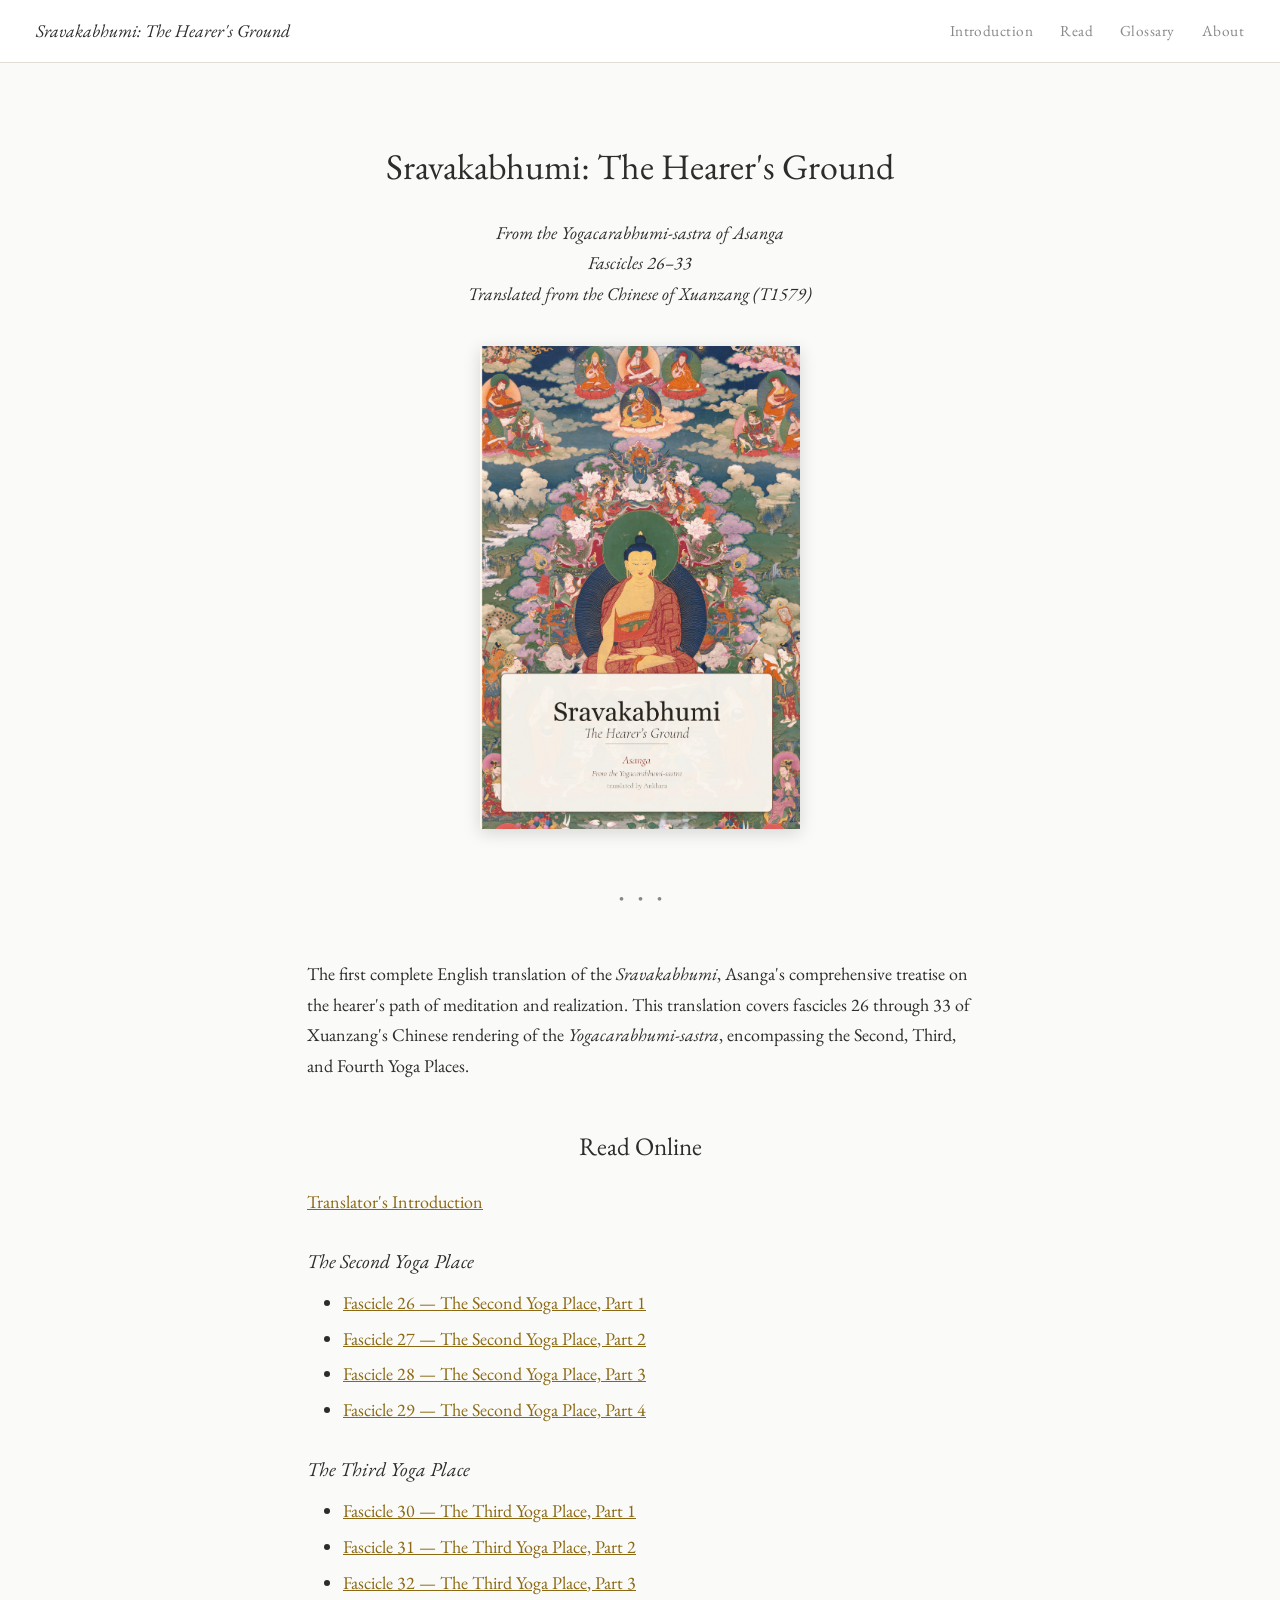
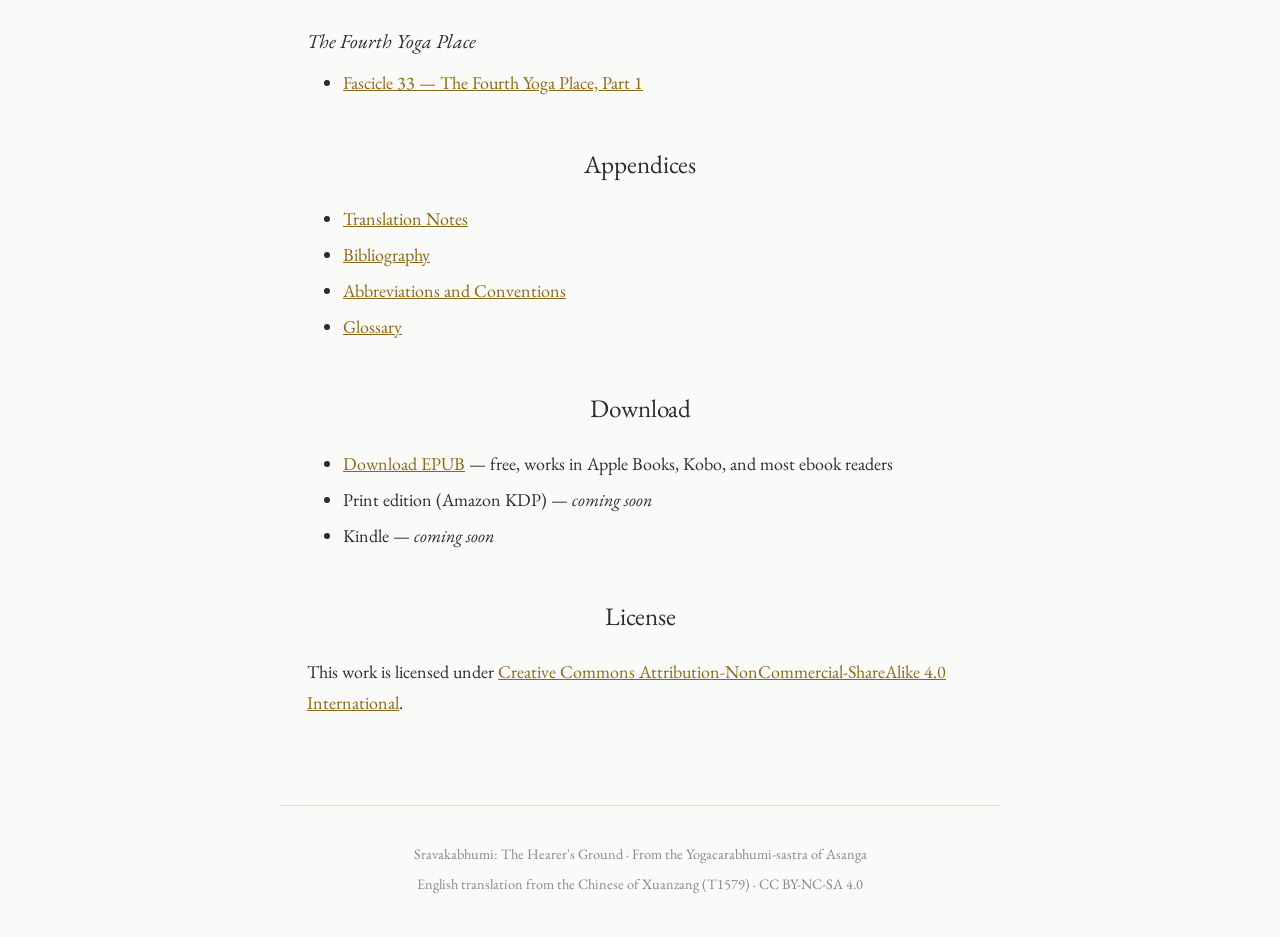
<file: docs/index.html>
<!DOCTYPE html>
<html lang="en">
<head>
  <meta charset="UTF-8">
  <meta name="viewport" content="width=device-width, initial-scale=1.0">
  <title>Sravakabhumi: The Hearer's Ground — Sravakabhumi</title>
  <link rel="preconnect" href="https://fonts.googleapis.com">
  <link rel="preconnect" href="https://fonts.gstatic.com" crossorigin>
  <link href="https://fonts.googleapis.com/css2?family=EB+Garamond:ital,wght@0,400;0,700;1,400;1,700&display=swap" rel="stylesheet">
  <link rel="stylesheet" href="style.css">
</head>
<body>
  <nav class="top-nav">
    <a href="index.html" class="nav-title">Sravakabhumi: The Hearer's Ground</a>
    <div class="nav-links">
      <a href="introduction.html">Introduction</a>
      <a href="index.html#read">Read</a>
      <a href="glossary.html">Glossary</a>
      <a href="methodology.html">About</a>
    </div>
  </nav>

  <main class="content">
    

    <article>
      
<h1>Sravakabhumi: The Hearer's Ground</h1>

<p style="text-align: center; font-style: italic; text-indent: 0;">
From the Yogacarabhumi-sastra of Asanga<br>
Fascicles 26&ndash;33<br>
Translated from the Chinese of Xuanzang (T1579)
</p>

<p style="text-align: center; margin: 2em 0; text-indent: 0;">
  <a href="cover.jpg" target="_blank" title="Click to view full size">
    <img src="cover.jpg" alt="Sravakabhumi cover" style="max-width: 320px; width: 100%; box-shadow: 0 4px 16px rgba(0,0,0,0.15); cursor: zoom-in;">
  </a>
</p>

<hr>

<p style="text-indent: 0;">
The first complete English translation of the <em>Sravakabhumi</em>, Asanga's
comprehensive treatise on the hearer's path of meditation and realization.
This translation covers fascicles 26 through 33 of Xuanzang's Chinese rendering
of the <em>Yogacarabhumi-sastra</em>, encompassing the Second, Third, and Fourth
Yoga Places.
</p>

<h2 id="read">Read Online</h2>

<p style="text-indent: 0;"><a href="introduction.html">Translator's Introduction</a></p>

<h3>The Second Yoga Place</h3>
<ul>
<li><a href="fascicle-26.html">Fascicle 26 — The Second Yoga Place, Part 1</a></li><li><a href="fascicle-27.html">Fascicle 27 — The Second Yoga Place, Part 2</a></li><li><a href="fascicle-28.html">Fascicle 28 — The Second Yoga Place, Part 3</a></li><li><a href="fascicle-29.html">Fascicle 29 — The Second Yoga Place, Part 4</a></li>
</ul>

<h3>The Third Yoga Place</h3>
<ul>
<li><a href="fascicle-30.html">Fascicle 30 — The Third Yoga Place, Part 1</a></li><li><a href="fascicle-31.html">Fascicle 31 — The Third Yoga Place, Part 2</a></li><li><a href="fascicle-32.html">Fascicle 32 — The Third Yoga Place, Part 3</a></li>
</ul>

<h3>The Fourth Yoga Place</h3>
<ul>
<li><a href="fascicle-33.html">Fascicle 33 — The Fourth Yoga Place, Part 1</a></li>
</ul>

<h2>Appendices</h2>
<ul>
<li><a href="methodology.html">Translation Notes</a></li>
<li><a href="bibliography.html">Bibliography</a></li>
<li><a href="abbreviations.html">Abbreviations and Conventions</a></li>
<li><a href="glossary.html">Glossary</a></li>
</ul>

<h2>Download</h2>
<ul>
<li><a href="sravakabhumi.epub">Download EPUB</a> &mdash; free, works in Apple Books, Kobo, and most ebook readers</li>
<li>Print edition (Amazon KDP) &mdash; <em>coming soon</em></li>
<li>Kindle &mdash; <em>coming soon</em></li>
</ul>

<h2>License</h2>
<p style="text-indent: 0;">
This work is licensed under
<a href="https://creativecommons.org/licenses/by-nc-sa/4.0/">Creative Commons
Attribution-NonCommercial-ShareAlike 4.0 International</a>.
</p>

    </article>

    
  </main>

  <footer>
    <p>Sravakabhumi: The Hearer's Ground &middot; From the Yogacarabhumi-sastra of Asanga</p>
    <p>English translation from the Chinese of Xuanzang (T1579) &middot; CC BY-NC-SA 4.0</p>
  </footer>
</body>
</html>
</file>
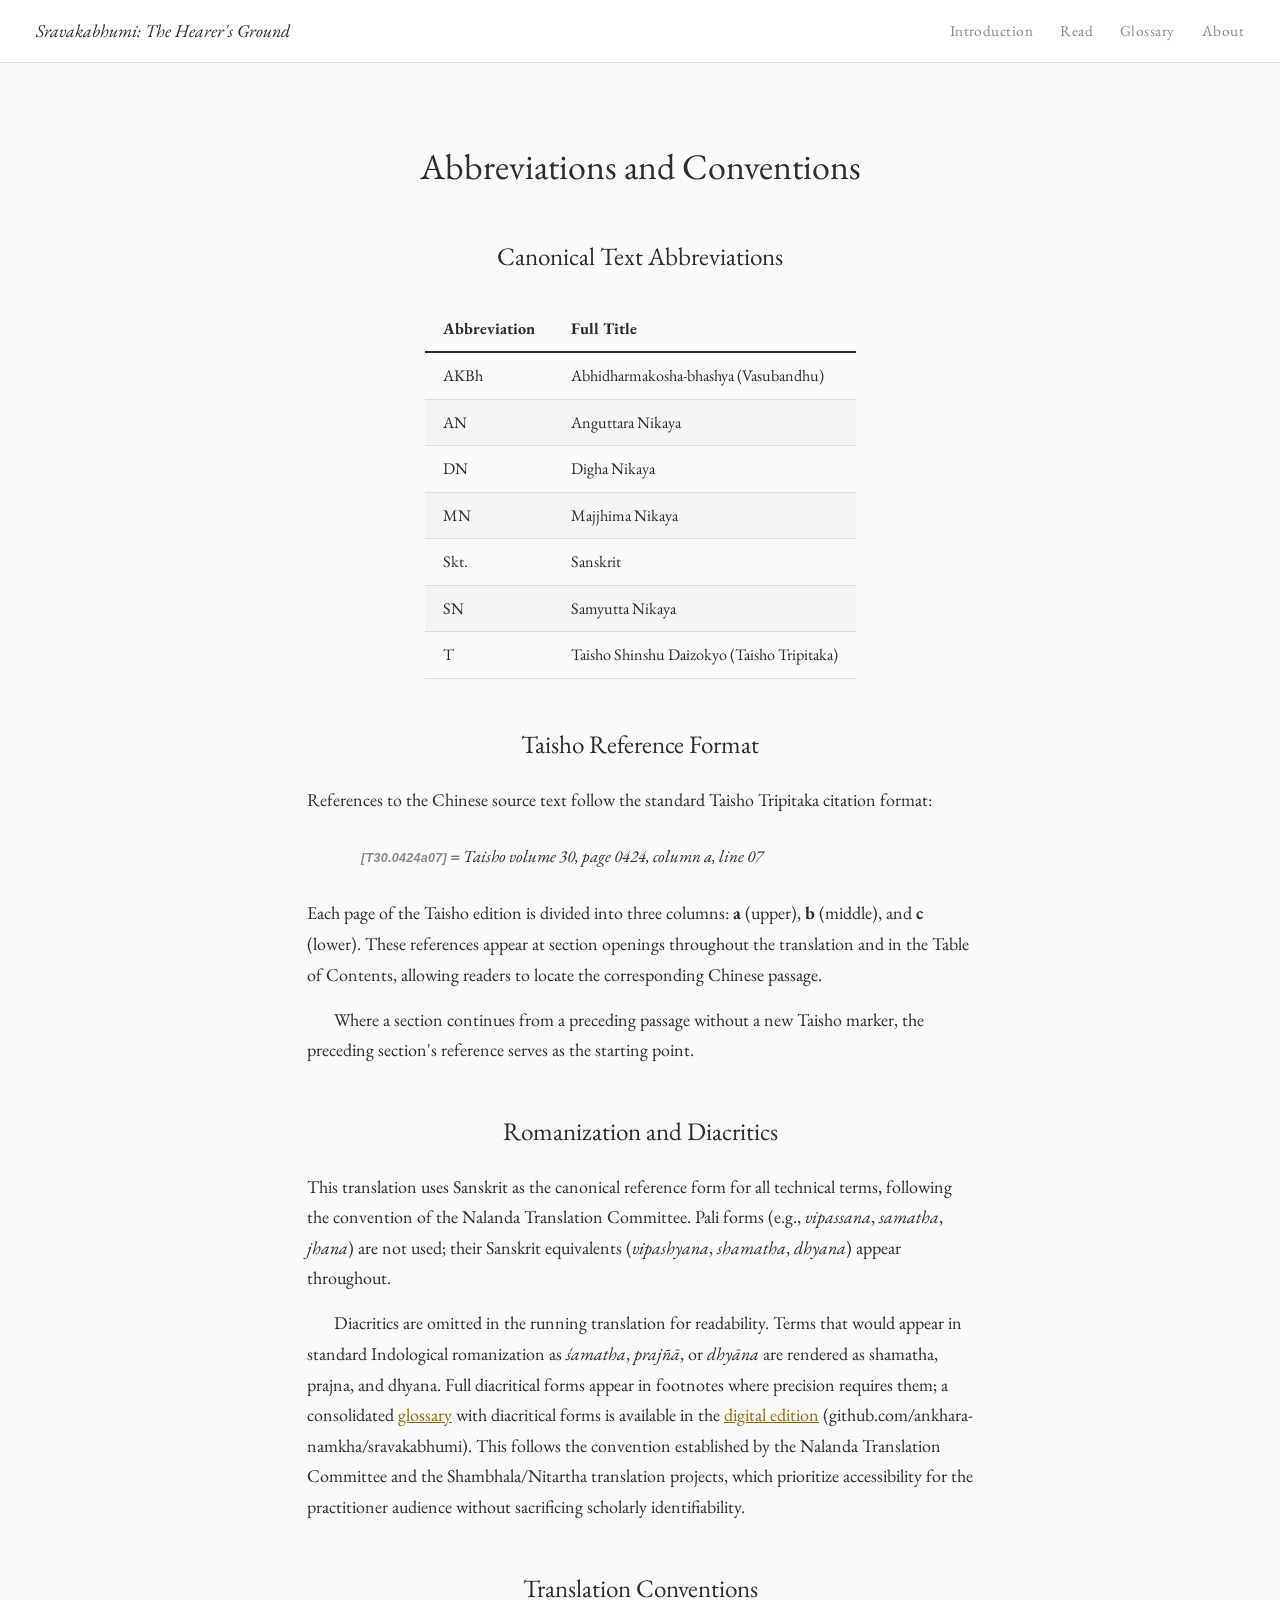
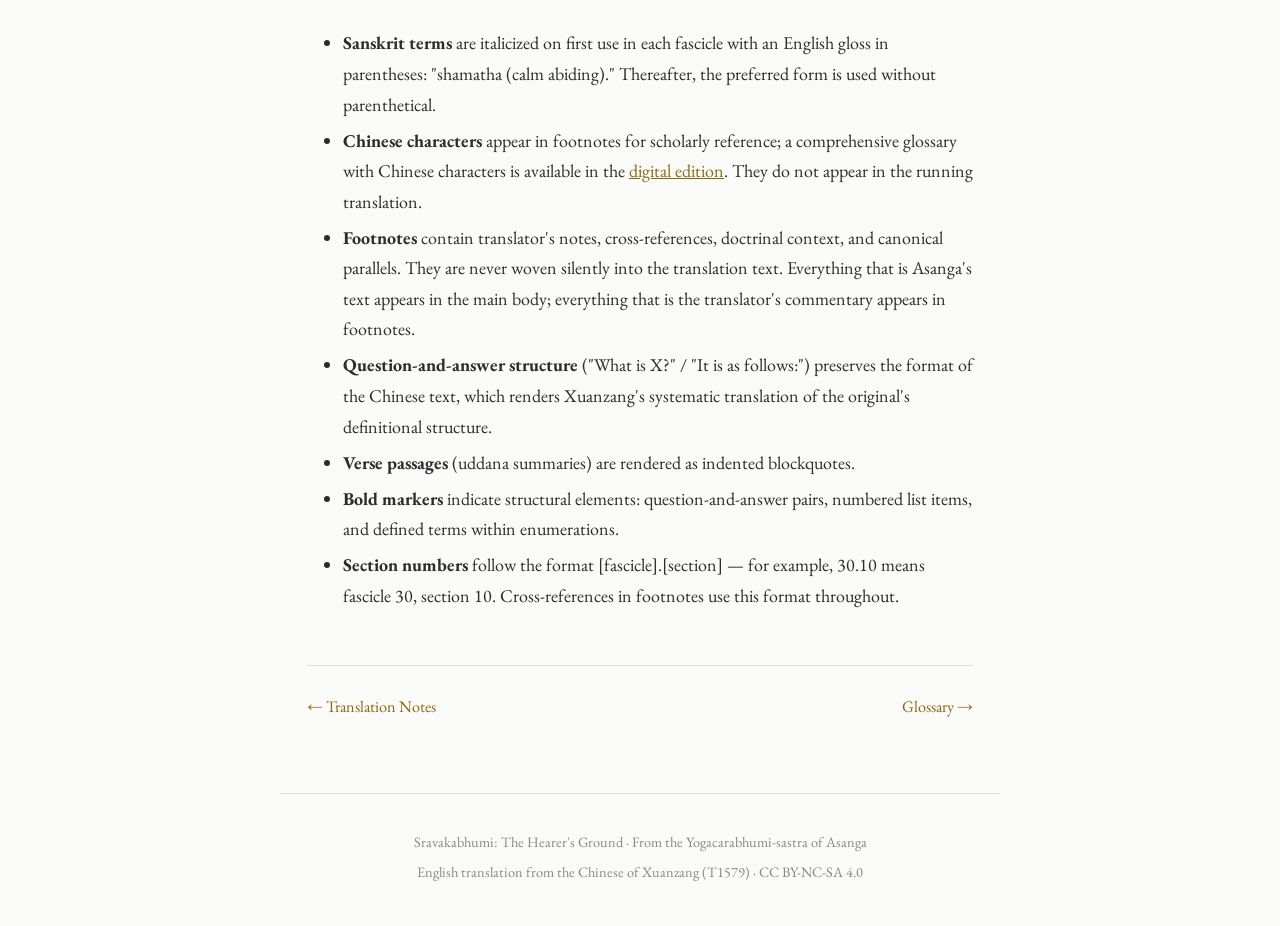
<file: docs/abbreviations.html>
<!DOCTYPE html>
<html lang="en">
<head>
  <meta charset="UTF-8">
  <meta name="viewport" content="width=device-width, initial-scale=1.0">
  <title>Abbreviations and Conventions — Sravakabhumi</title>
  <link rel="preconnect" href="https://fonts.googleapis.com">
  <link rel="preconnect" href="https://fonts.gstatic.com" crossorigin>
  <link href="https://fonts.googleapis.com/css2?family=EB+Garamond:ital,wght@0,400;0,700;1,400;1,700&display=swap" rel="stylesheet">
  <link rel="stylesheet" href="style.css">
</head>
<body>
  <nav class="top-nav">
    <a href="index.html" class="nav-title">Sravakabhumi: The Hearer's Ground</a>
    <div class="nav-links">
      <a href="introduction.html">Introduction</a>
      <a href="index.html#read">Read</a>
      <a href="glossary.html">Glossary</a>
      <a href="methodology.html">About</a>
    </div>
  </nav>

  <main class="content">
    

    <article>
      <h1>Abbreviations and Conventions</h1>
<h2 id="canonical-text-abbreviations">Canonical Text Abbreviations</h2>
<table>
<thead>
<tr>
<th>Abbreviation</th>
<th>Full Title</th>
</tr>
</thead>
<tbody>
<tr>
<td>AKBh</td>
<td>Abhidharmakosha-bhashya (Vasubandhu)</td>
</tr>
<tr>
<td>AN</td>
<td>Anguttara Nikaya</td>
</tr>
<tr>
<td>DN</td>
<td>Digha Nikaya</td>
</tr>
<tr>
<td>MN</td>
<td>Majjhima Nikaya</td>
</tr>
<tr>
<td>Skt.</td>
<td>Sanskrit</td>
</tr>
<tr>
<td>SN</td>
<td>Samyutta Nikaya</td>
</tr>
<tr>
<td>T</td>
<td>Taisho Shinshu Daizokyo (Taisho Tripitaka)</td>
</tr>
</tbody>
</table>
<h2 id="taisho-reference-format">Taisho Reference Format</h2>
<p>References to the Chinese source text follow the standard Taisho Tripitaka citation format:</p>
<blockquote>
<p><strong><span class="taisho-ref">[T30.0424a07]</span></strong> = Taisho volume 30, page 0424, column a, line 07</p>
</blockquote>
<p>Each page of the Taisho edition is divided into three columns: <strong>a</strong> (upper), <strong>b</strong> (middle), and <strong>c</strong> (lower). These references appear at section openings throughout the translation and in the Table of Contents, allowing readers to locate the corresponding Chinese passage.</p>
<p>Where a section continues from a preceding passage without a new Taisho marker, the preceding section's reference serves as the starting point.</p>
<h2 id="romanization-and-diacritics">Romanization and Diacritics</h2>
<p>This translation uses Sanskrit as the canonical reference form for all technical terms, following the convention of the Nalanda Translation Committee. Pali forms (e.g., <em>vipassana</em>, <em>samatha</em>, <em>jhana</em>) are not used; their Sanskrit equivalents (<em>vipashyana</em>, <em>shamatha</em>, <em>dhyana</em>) appear throughout.</p>
<p>Diacritics are omitted in the running translation for readability. Terms that would appear in standard Indological romanization as <em>śamatha</em>, <em>prajñā</em>, or <em>dhyāna</em> are rendered as shamatha, prajna, and dhyana. Full diacritical forms appear in footnotes where precision requires them; a consolidated <a href="glossary.html">glossary</a> with diacritical forms is available in the <a href="https://github.com/ankhara-namkha/sravakabhumi">digital edition</a> (github.com/ankhara-namkha/sravakabhumi). This follows the convention established by the Nalanda Translation Committee and the Shambhala/Nitartha translation projects, which prioritize accessibility for the practitioner audience without sacrificing scholarly identifiability.</p>
<h2 id="translation-conventions">Translation Conventions</h2>
<ul>
<li><strong>Sanskrit terms</strong> are italicized on first use in each fascicle with an English gloss in parentheses: &quot;shamatha (calm abiding).&quot; Thereafter, the preferred form is used without parenthetical.</li>
<li><strong>Chinese characters</strong> appear in footnotes for scholarly reference; a comprehensive glossary with Chinese characters is available in the <a href="https://github.com/ankhara-namkha/sravakabhumi">digital edition</a>. They do not appear in the running translation.</li>
<li><strong>Footnotes</strong> contain translator's notes, cross-references, doctrinal context, and canonical parallels. They are never woven silently into the translation text. Everything that is Asanga's text appears in the main body; everything that is the translator's commentary appears in footnotes.</li>
<li><strong>Question-and-answer structure</strong> (&quot;What is X?&quot; / &quot;It is as follows:&quot;) preserves the format of the Chinese text, which renders Xuanzang's systematic translation of the original's definitional structure.</li>
<li><strong>Verse passages</strong> (uddana summaries) are rendered as indented blockquotes.</li>
<li><strong>Bold markers</strong> indicate structural elements: question-and-answer pairs, numbered list items, and defined terms within enumerations.</li>
<li><strong>Section numbers</strong> follow the format [fascicle].[section] — for example, 30.10 means fascicle 30, section 10. Cross-references in footnotes use this format throughout.</li>
</ul>

    </article>

    
    <nav class="page-nav">
      
      <a href="methodology.html" class="prev">&larr; Translation Notes</a>
      
      
      <a href="glossary.html" class="next">Glossary &rarr;</a>
      
    </nav>
    
  </main>

  <footer>
    <p>Sravakabhumi: The Hearer's Ground &middot; From the Yogacarabhumi-sastra of Asanga</p>
    <p>English translation from the Chinese of Xuanzang (T1579) &middot; CC BY-NC-SA 4.0</p>
  </footer>
</body>
</html>
</file>
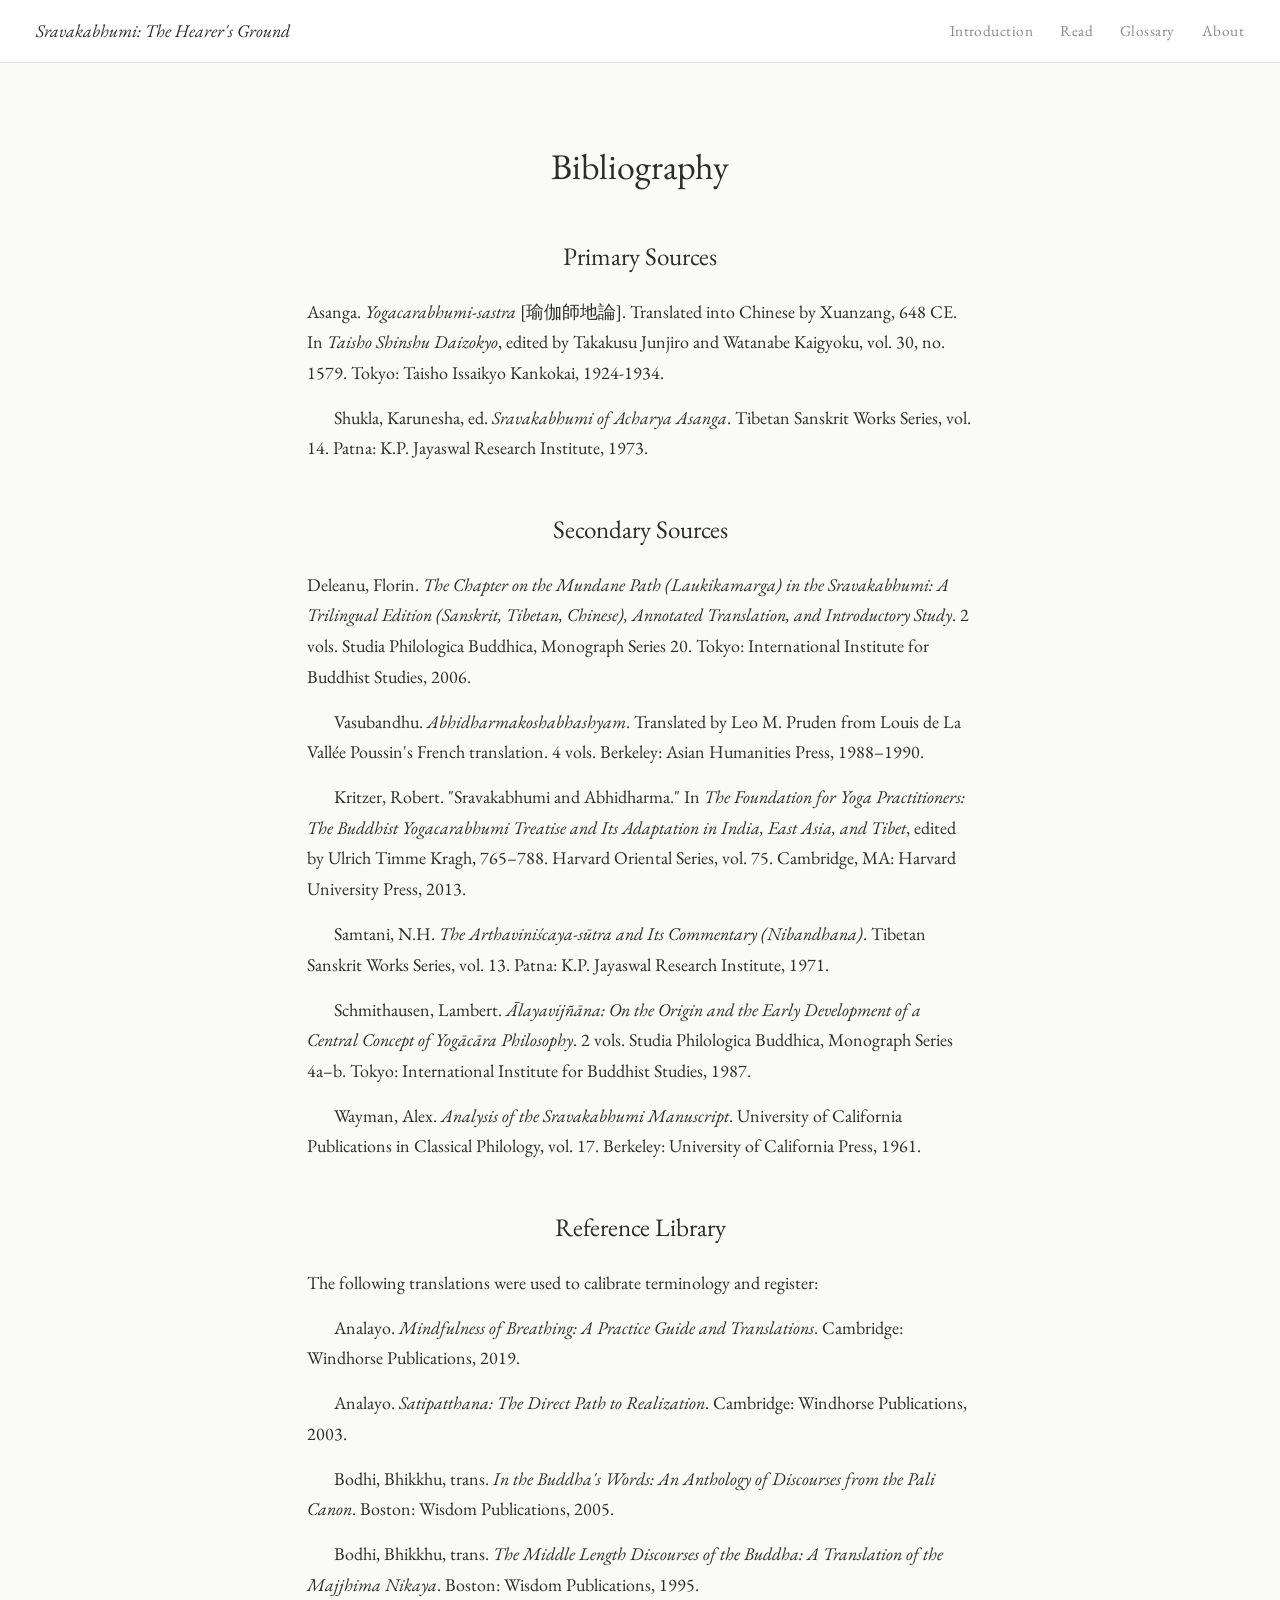
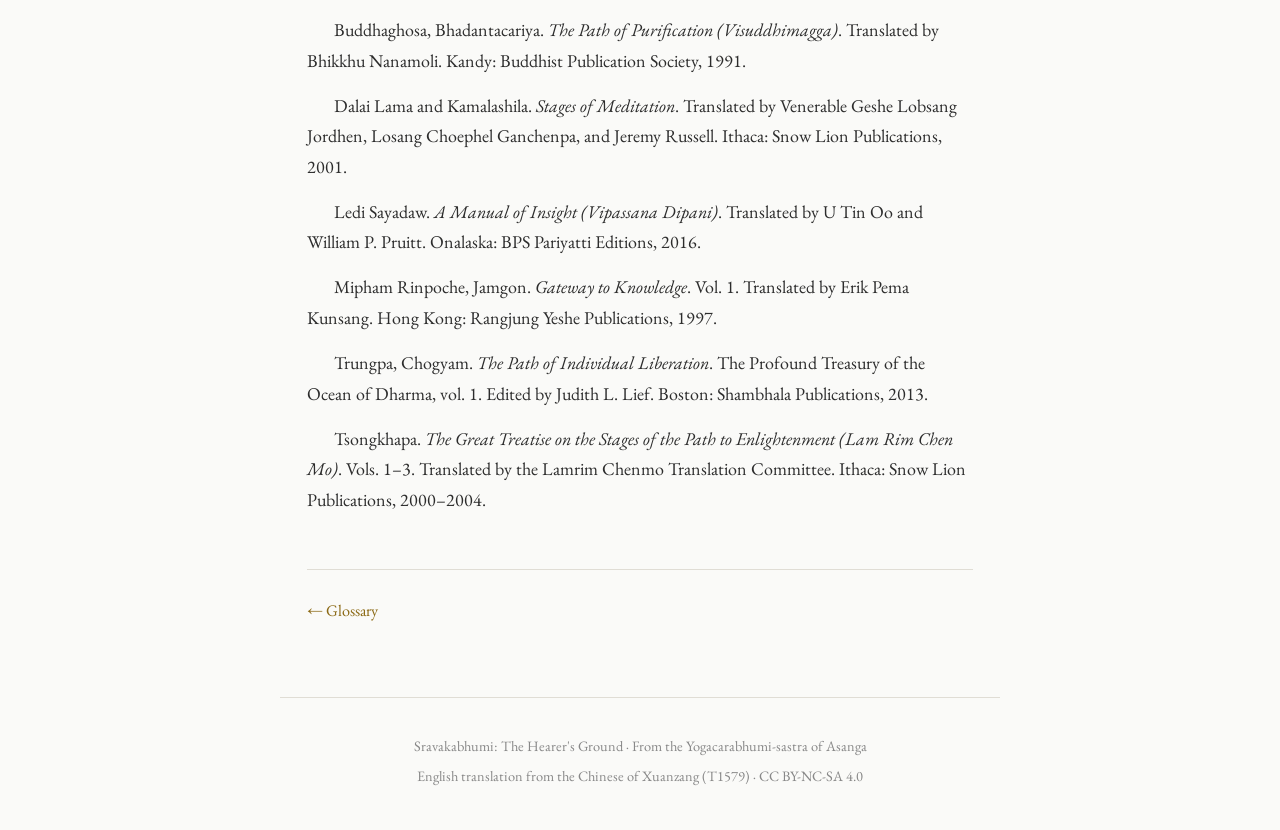
<file: docs/bibliography.html>
<!DOCTYPE html>
<html lang="en">
<head>
  <meta charset="UTF-8">
  <meta name="viewport" content="width=device-width, initial-scale=1.0">
  <title>Bibliography — Sravakabhumi</title>
  <link rel="preconnect" href="https://fonts.googleapis.com">
  <link rel="preconnect" href="https://fonts.gstatic.com" crossorigin>
  <link href="https://fonts.googleapis.com/css2?family=EB+Garamond:ital,wght@0,400;0,700;1,400;1,700&display=swap" rel="stylesheet">
  <link rel="stylesheet" href="style.css">
</head>
<body>
  <nav class="top-nav">
    <a href="index.html" class="nav-title">Sravakabhumi: The Hearer's Ground</a>
    <div class="nav-links">
      <a href="introduction.html">Introduction</a>
      <a href="index.html#read">Read</a>
      <a href="glossary.html">Glossary</a>
      <a href="methodology.html">About</a>
    </div>
  </nav>

  <main class="content">
    

    <article>
      <h1>Bibliography</h1>
<h2 id="primary-sources">Primary Sources</h2>
<p>Asanga. <em>Yogacarabhumi-sastra</em> [瑜伽師地論]. Translated into Chinese by Xuanzang, 648 CE. In <em>Taisho Shinshu Daizokyo</em>, edited by Takakusu Junjiro and Watanabe Kaigyoku, vol. 30, no. 1579. Tokyo: Taisho Issaikyo Kankokai, 1924-1934.</p>
<p>Shukla, Karunesha, ed. <em>Sravakabhumi of Acharya Asanga</em>. Tibetan Sanskrit Works Series, vol. 14. Patna: K.P. Jayaswal Research Institute, 1973.</p>
<h2 id="secondary-sources">Secondary Sources</h2>
<p>Deleanu, Florin. <em>The Chapter on the Mundane Path (Laukikamarga) in the Sravakabhumi: A Trilingual Edition (Sanskrit, Tibetan, Chinese), Annotated Translation, and Introductory Study</em>. 2 vols. Studia Philologica Buddhica, Monograph Series 20. Tokyo: International Institute for Buddhist Studies, 2006.</p>
<p>Vasubandhu. <em>Abhidharmakoshabhashyam</em>. Translated by Leo M. Pruden from Louis de La Vallée Poussin's French translation. 4 vols. Berkeley: Asian Humanities Press, 1988–1990.</p>
<p>Kritzer, Robert. &quot;Sravakabhumi and Abhidharma.&quot; In <em>The Foundation for Yoga Practitioners: The Buddhist Yogacarabhumi Treatise and Its Adaptation in India, East Asia, and Tibet</em>, edited by Ulrich Timme Kragh, 765–788. Harvard Oriental Series, vol. 75. Cambridge, MA: Harvard University Press, 2013.</p>
<p>Samtani, N.H. <em>The Arthaviniścaya-sūtra and Its Commentary (Nibandhana)</em>. Tibetan Sanskrit Works Series, vol. 13. Patna: K.P. Jayaswal Research Institute, 1971.</p>
<p>Schmithausen, Lambert. <em>Ālayavijñāna: On the Origin and the Early Development of a Central Concept of Yogācāra Philosophy</em>. 2 vols. Studia Philologica Buddhica, Monograph Series 4a–b. Tokyo: International Institute for Buddhist Studies, 1987.</p>
<p>Wayman, Alex. <em>Analysis of the Sravakabhumi Manuscript</em>. University of California Publications in Classical Philology, vol. 17. Berkeley: University of California Press, 1961.</p>
<h2 id="reference-library">Reference Library</h2>
<p>The following translations were used to calibrate terminology and register:</p>
<p>Analayo. <em>Mindfulness of Breathing: A Practice Guide and Translations</em>. Cambridge: Windhorse Publications, 2019.</p>
<p>Analayo. <em>Satipatthana: The Direct Path to Realization</em>. Cambridge: Windhorse Publications, 2003.</p>
<p>Bodhi, Bhikkhu, trans. <em>In the Buddha's Words: An Anthology of Discourses from the Pali Canon</em>. Boston: Wisdom Publications, 2005.</p>
<p>Bodhi, Bhikkhu, trans. <em>The Middle Length Discourses of the Buddha: A Translation of the Majjhima Nikaya</em>. Boston: Wisdom Publications, 1995.</p>
<p>Buddhaghosa, Bhadantacariya. <em>The Path of Purification (Visuddhimagga)</em>. Translated by Bhikkhu Nanamoli. Kandy: Buddhist Publication Society, 1991.</p>
<p>Dalai Lama and Kamalashila. <em>Stages of Meditation</em>. Translated by Venerable Geshe Lobsang Jordhen, Losang Choephel Ganchenpa, and Jeremy Russell. Ithaca: Snow Lion Publications, 2001.</p>
<p>Ledi Sayadaw. <em>A Manual of Insight (Vipassana Dipani)</em>. Translated by U Tin Oo and William P. Pruitt. Onalaska: BPS Pariyatti Editions, 2016.</p>
<p>Mipham Rinpoche, Jamgon. <em>Gateway to Knowledge</em>. Vol. 1. Translated by Erik Pema Kunsang. Hong Kong: Rangjung Yeshe Publications, 1997.</p>
<p>Trungpa, Chogyam. <em>The Path of Individual Liberation</em>. The Profound Treasury of the Ocean of Dharma, vol. 1. Edited by Judith L. Lief. Boston: Shambhala Publications, 2013.</p>
<p>Tsongkhapa. <em>The Great Treatise on the Stages of the Path to Enlightenment (Lam Rim Chen Mo)</em>. Vols. 1–3. Translated by the Lamrim Chenmo Translation Committee. Ithaca: Snow Lion Publications, 2000–2004.</p>

    </article>

    
    <nav class="page-nav">
      
      <a href="glossary.html" class="prev">&larr; Glossary</a>
      
      
    </nav>
    
  </main>

  <footer>
    <p>Sravakabhumi: The Hearer's Ground &middot; From the Yogacarabhumi-sastra of Asanga</p>
    <p>English translation from the Chinese of Xuanzang (T1579) &middot; CC BY-NC-SA 4.0</p>
  </footer>
</body>
</html>
</file>
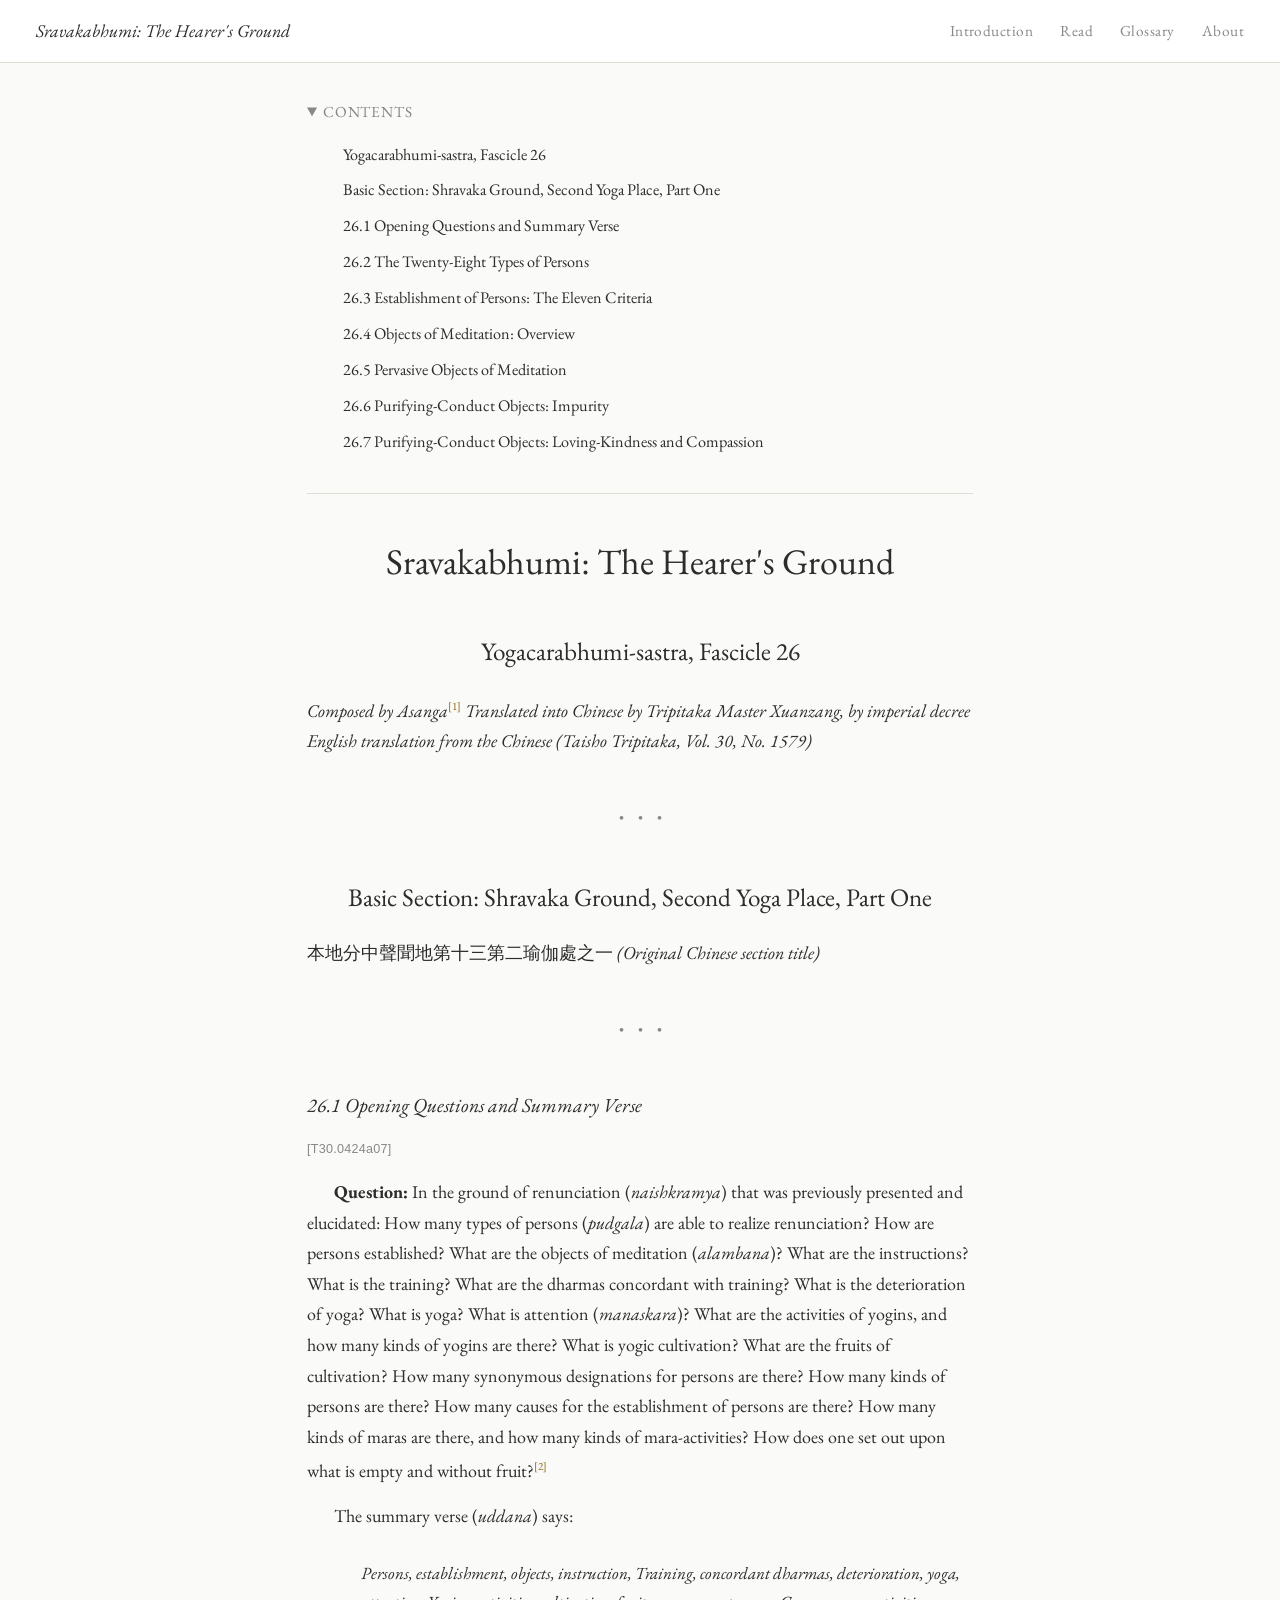
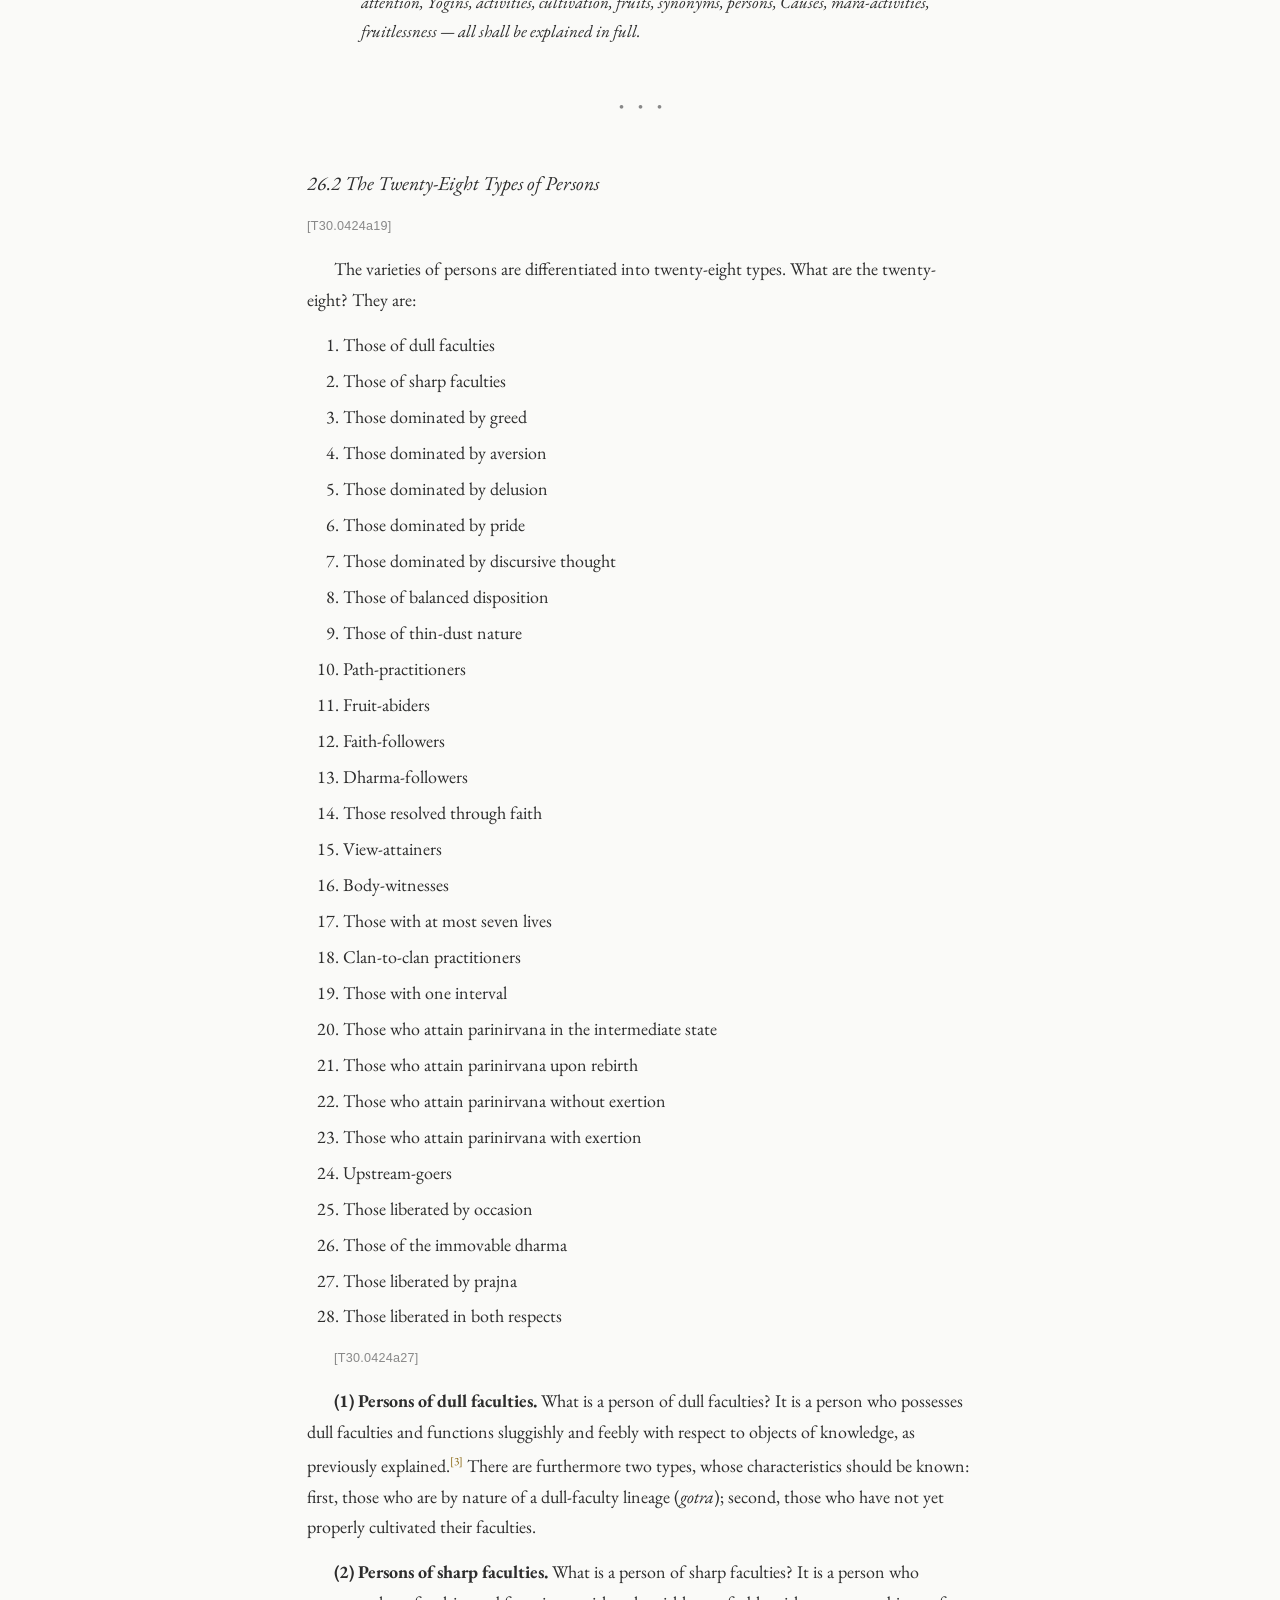
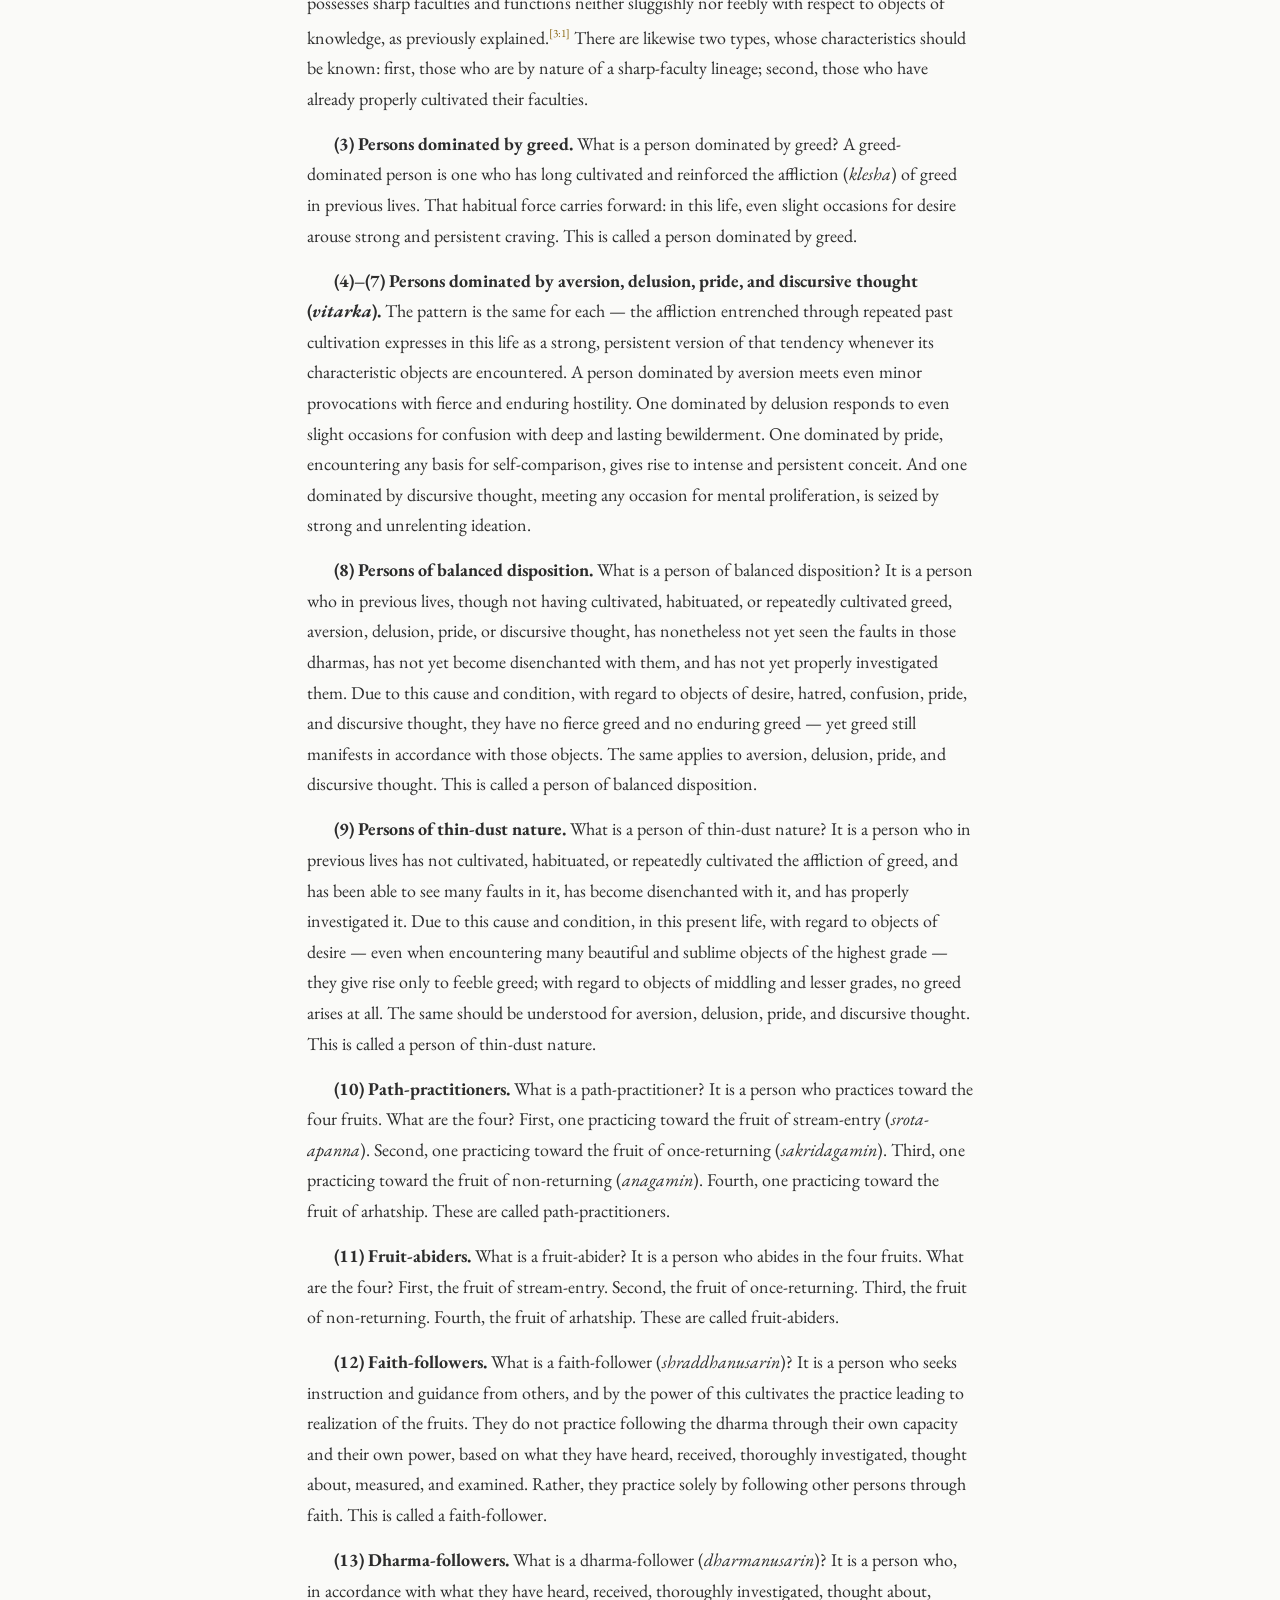
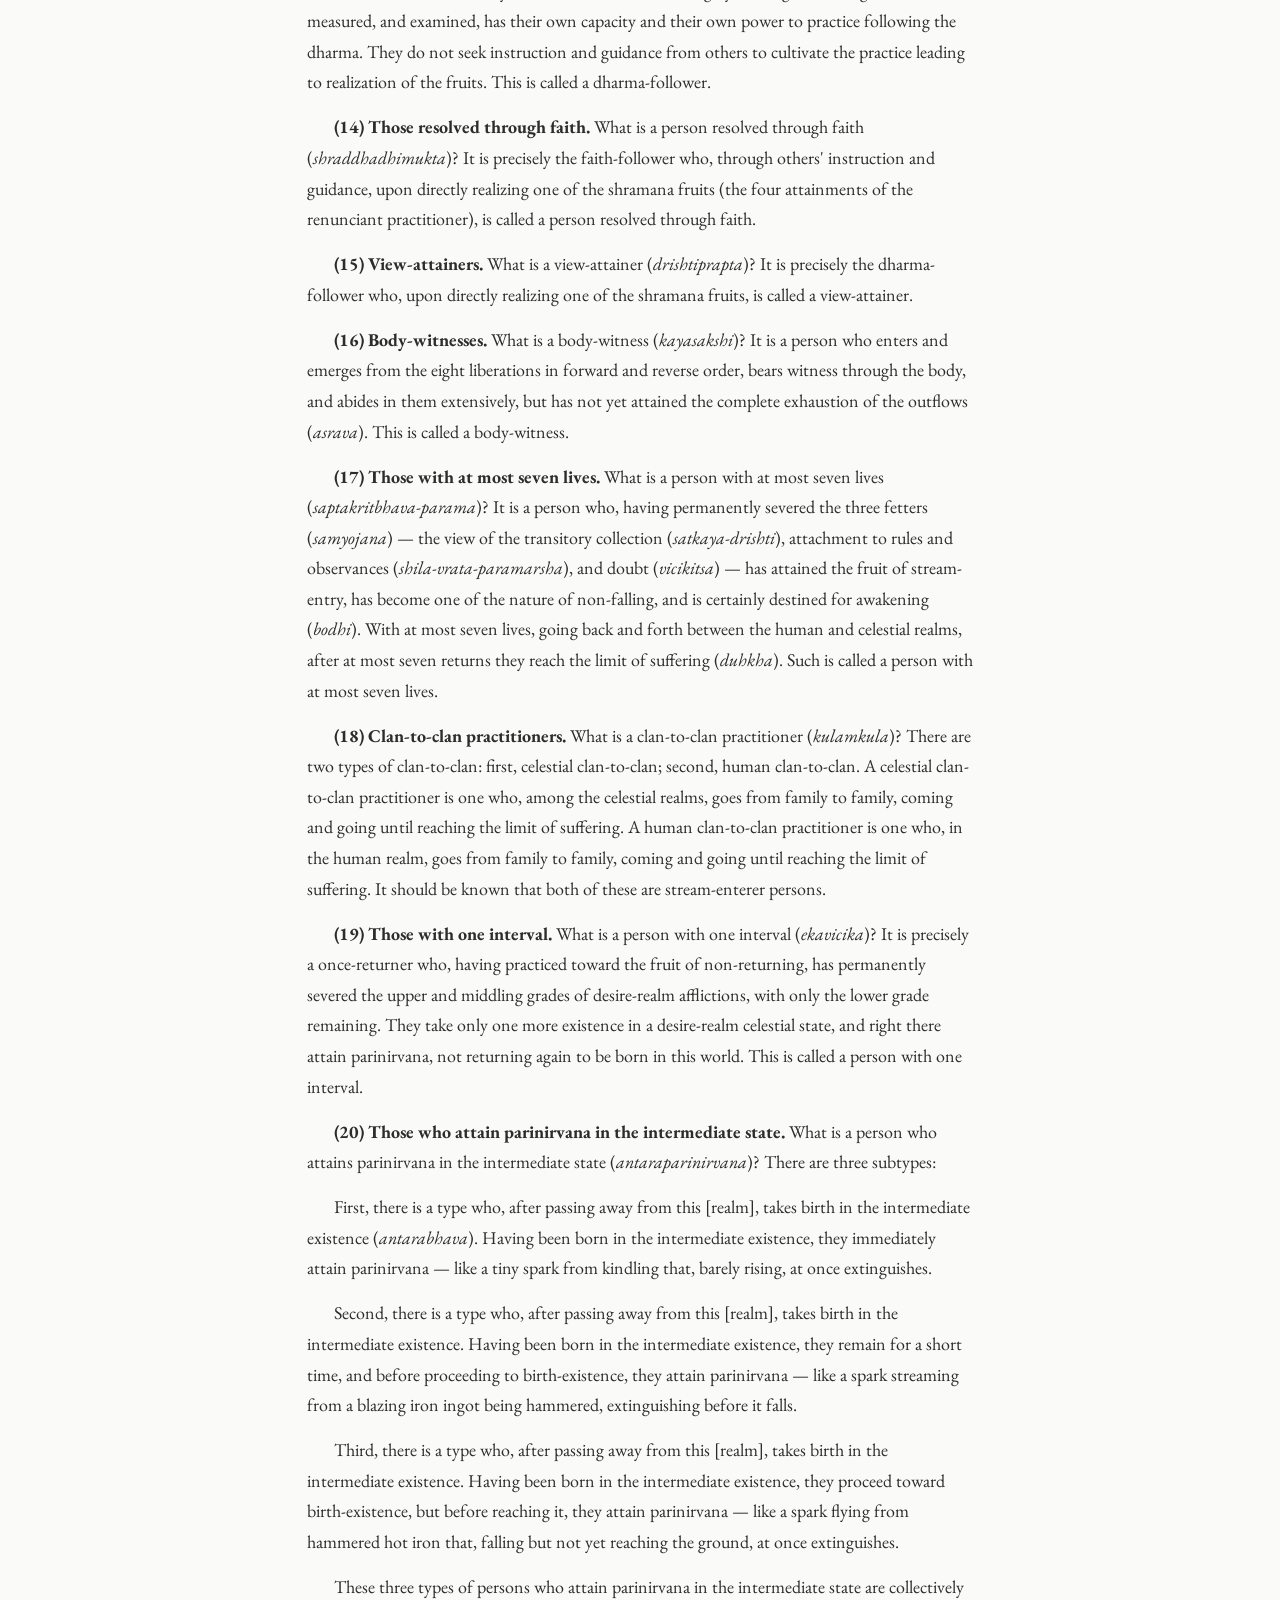
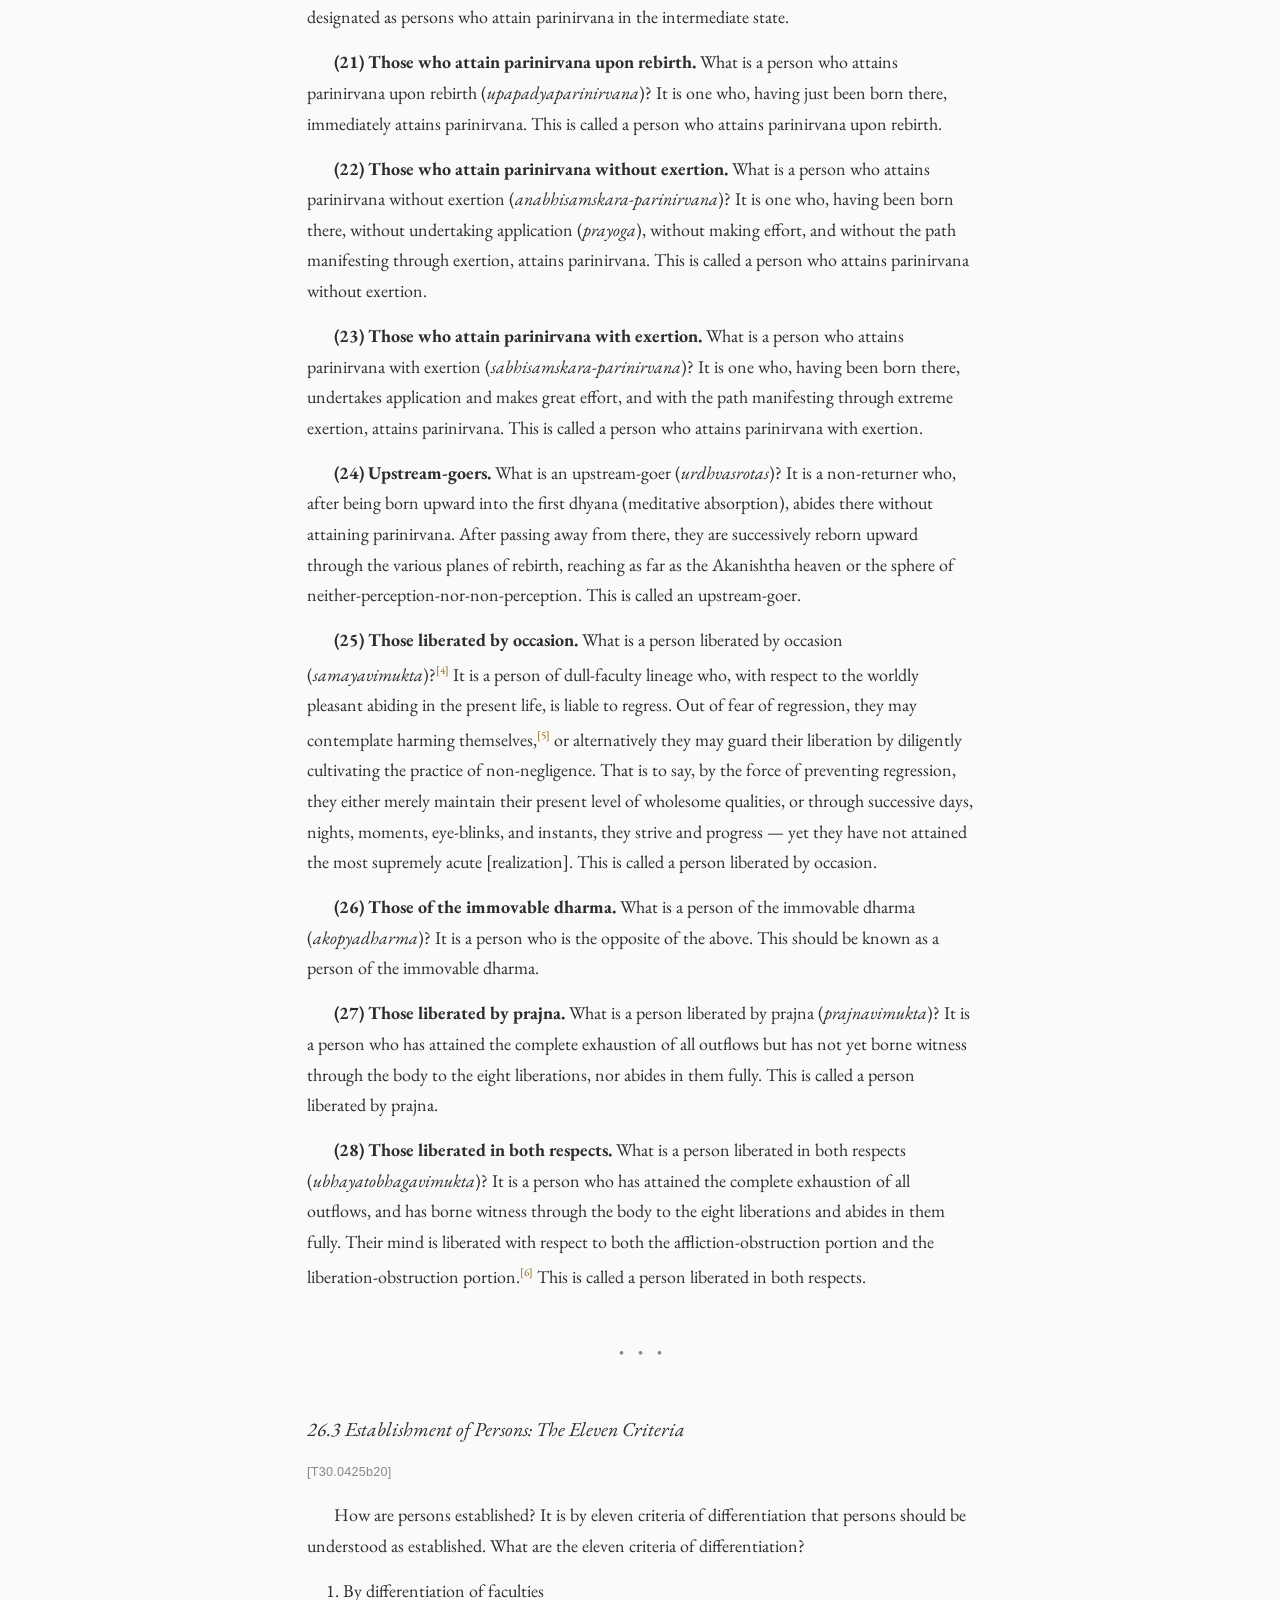
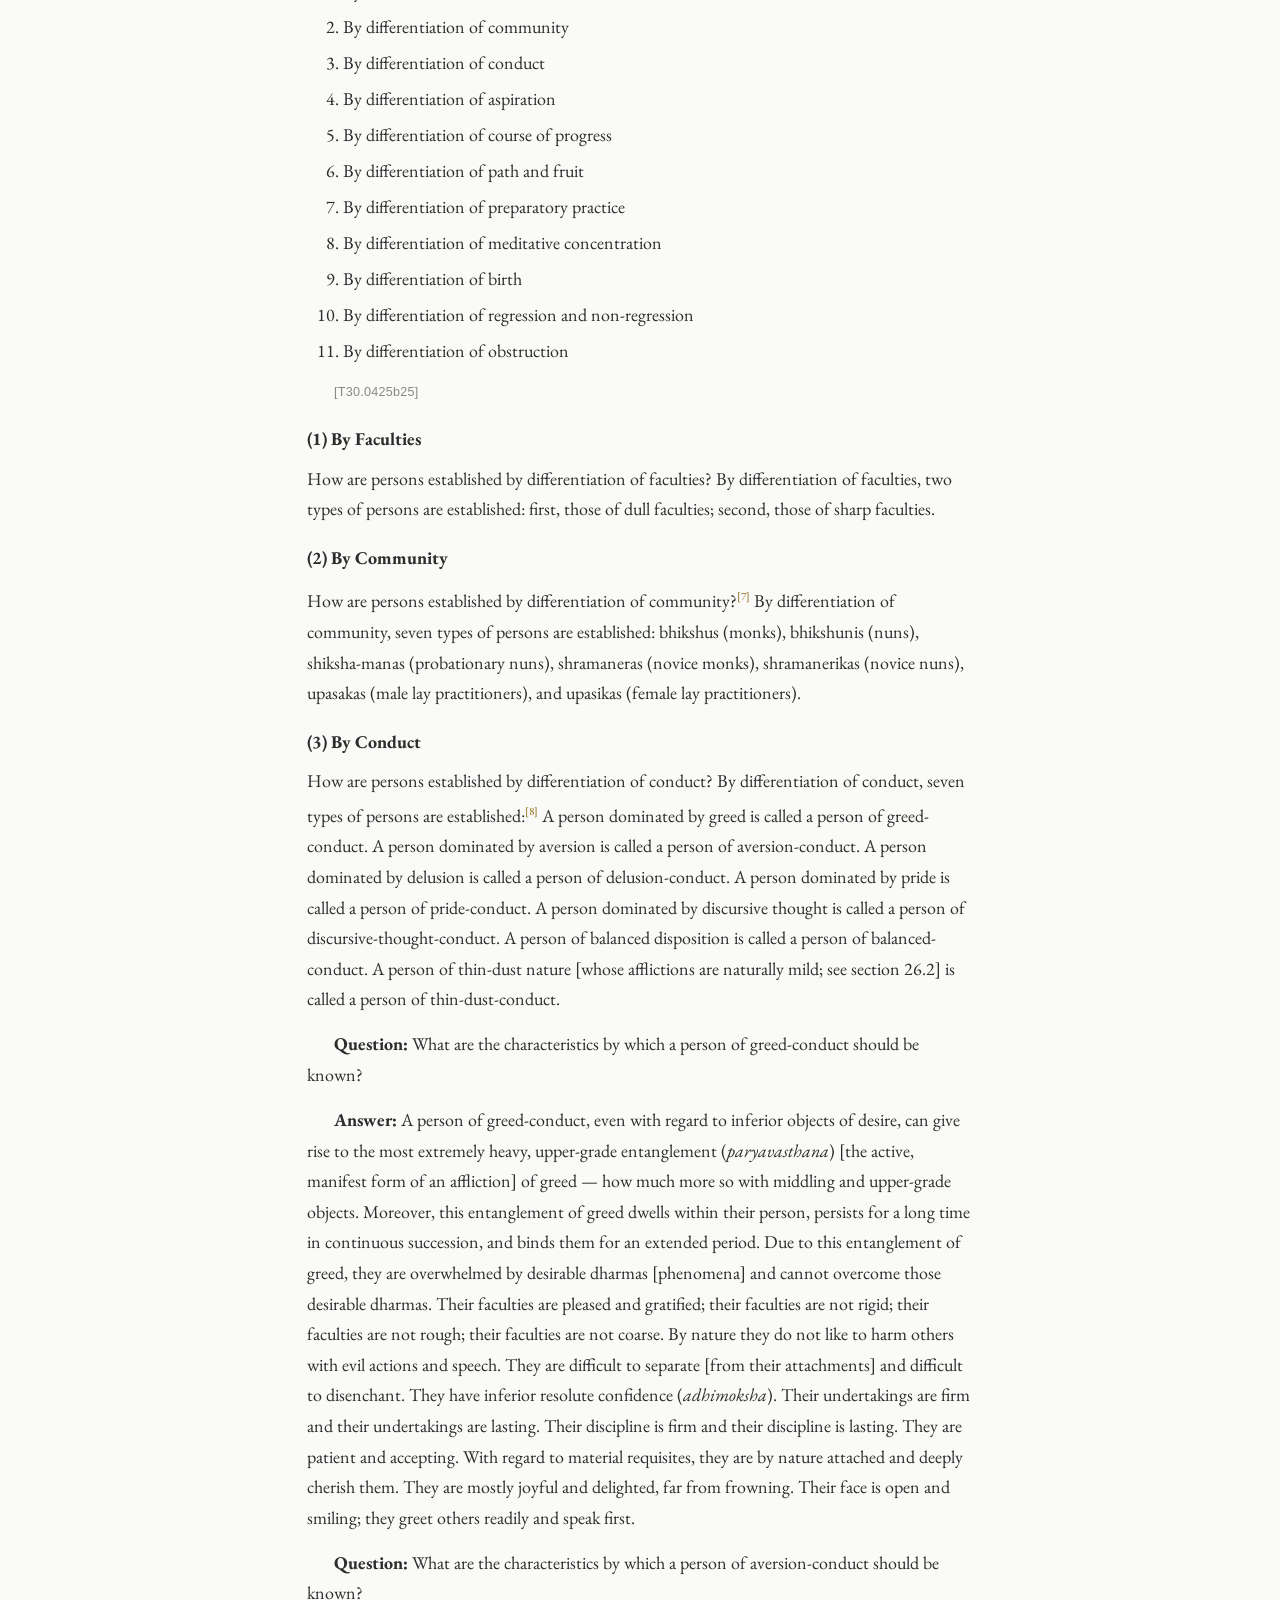
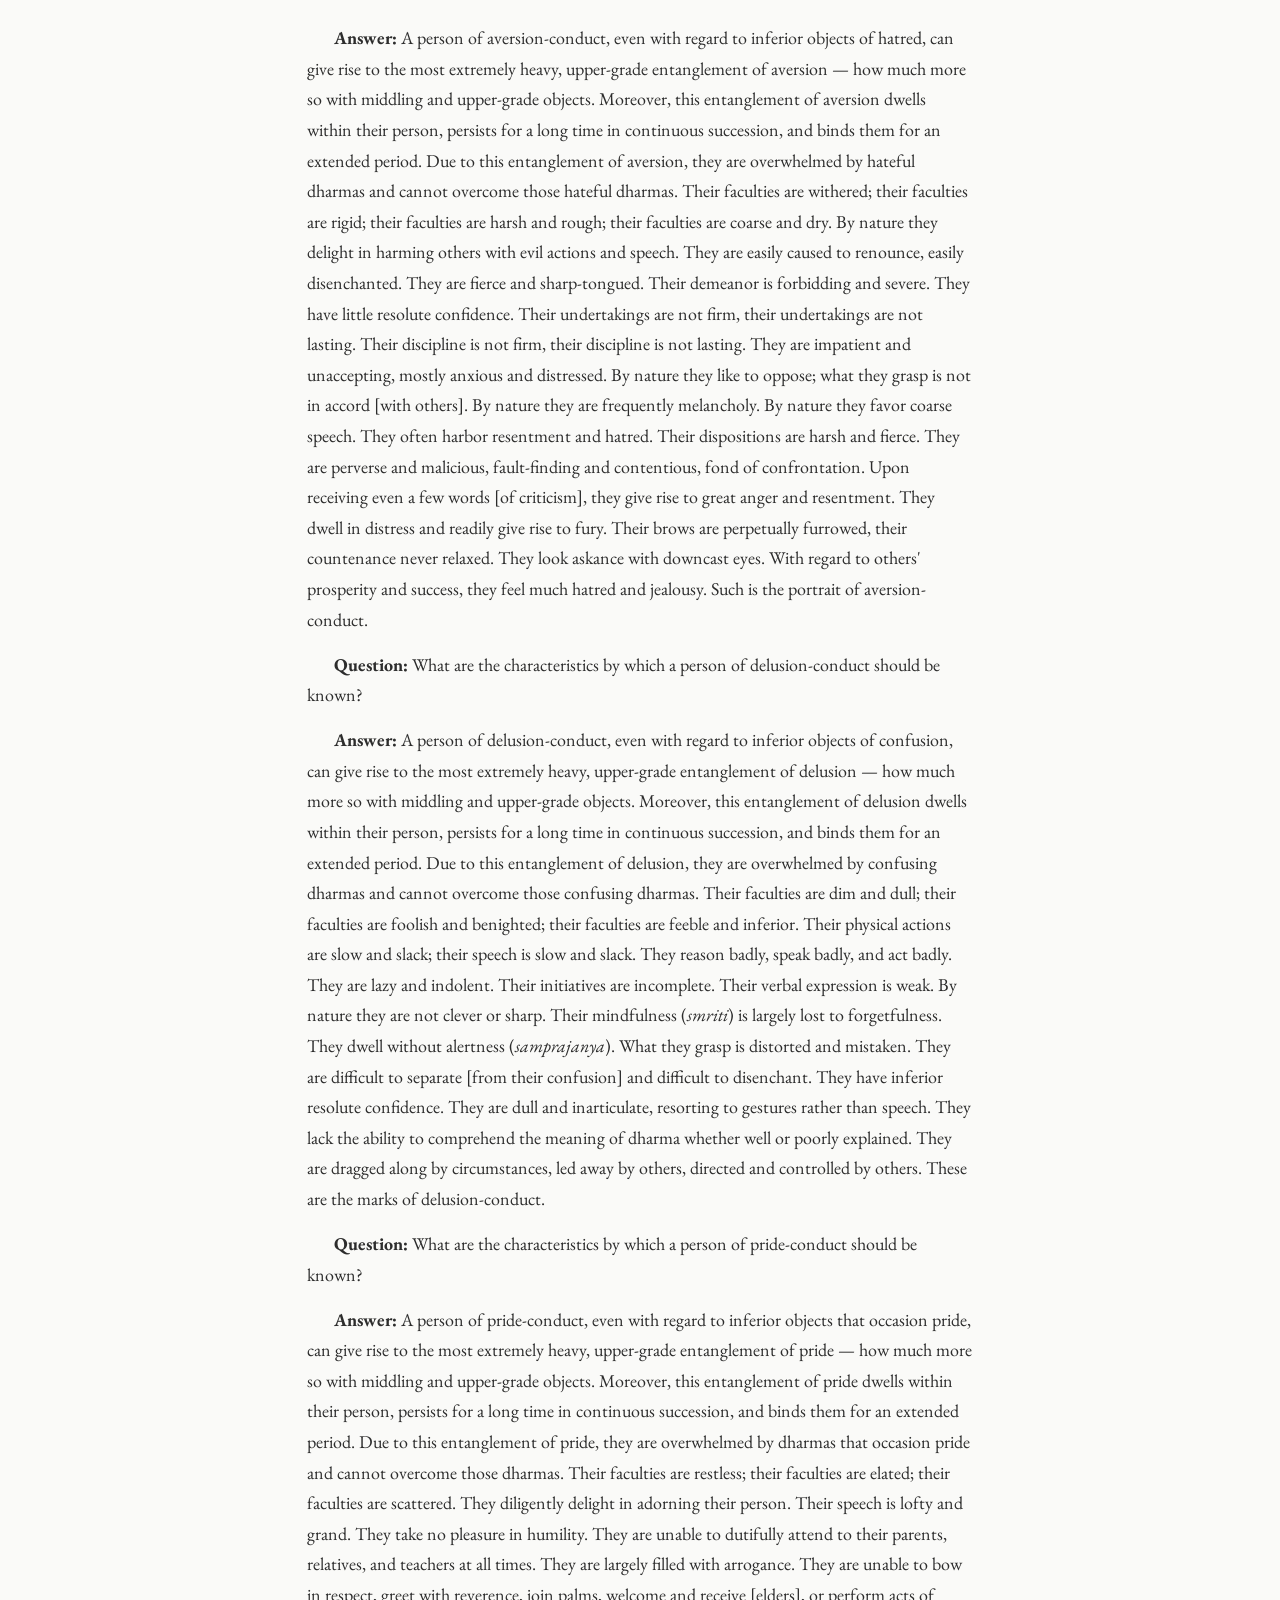
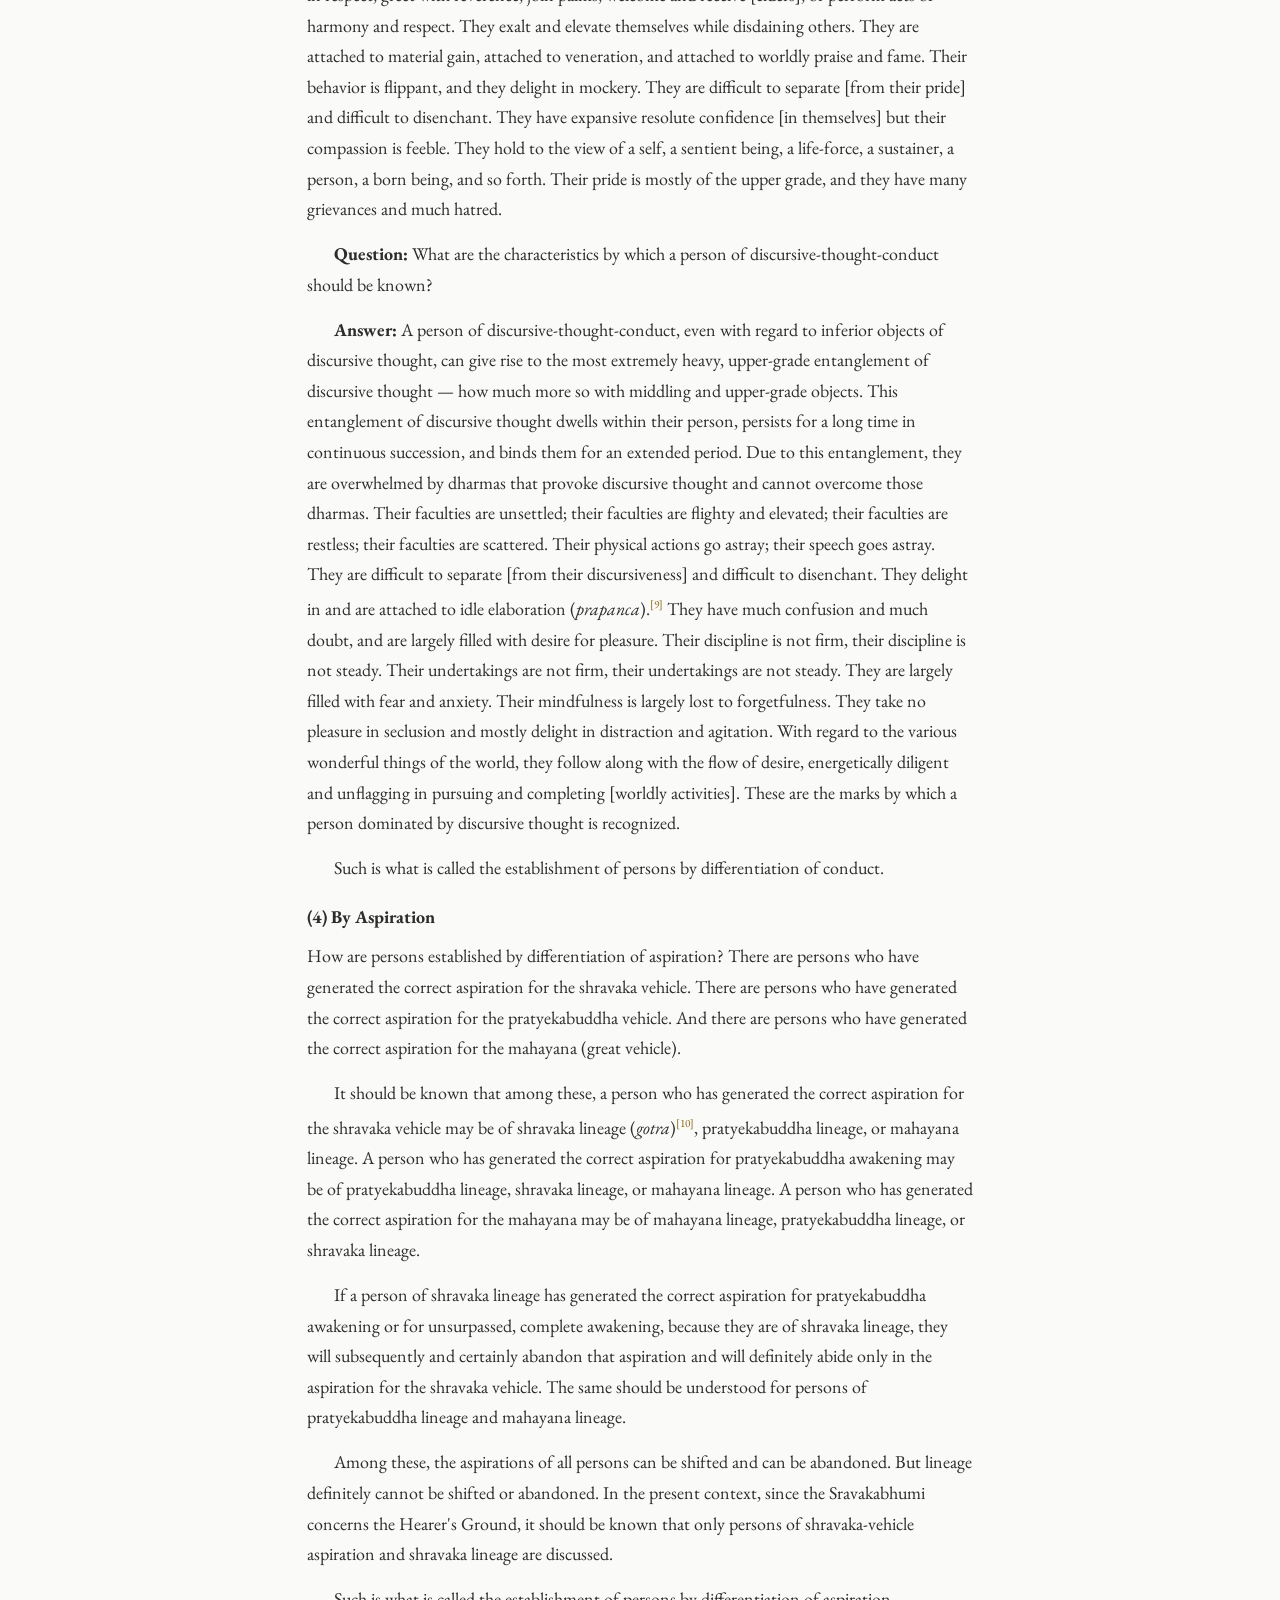
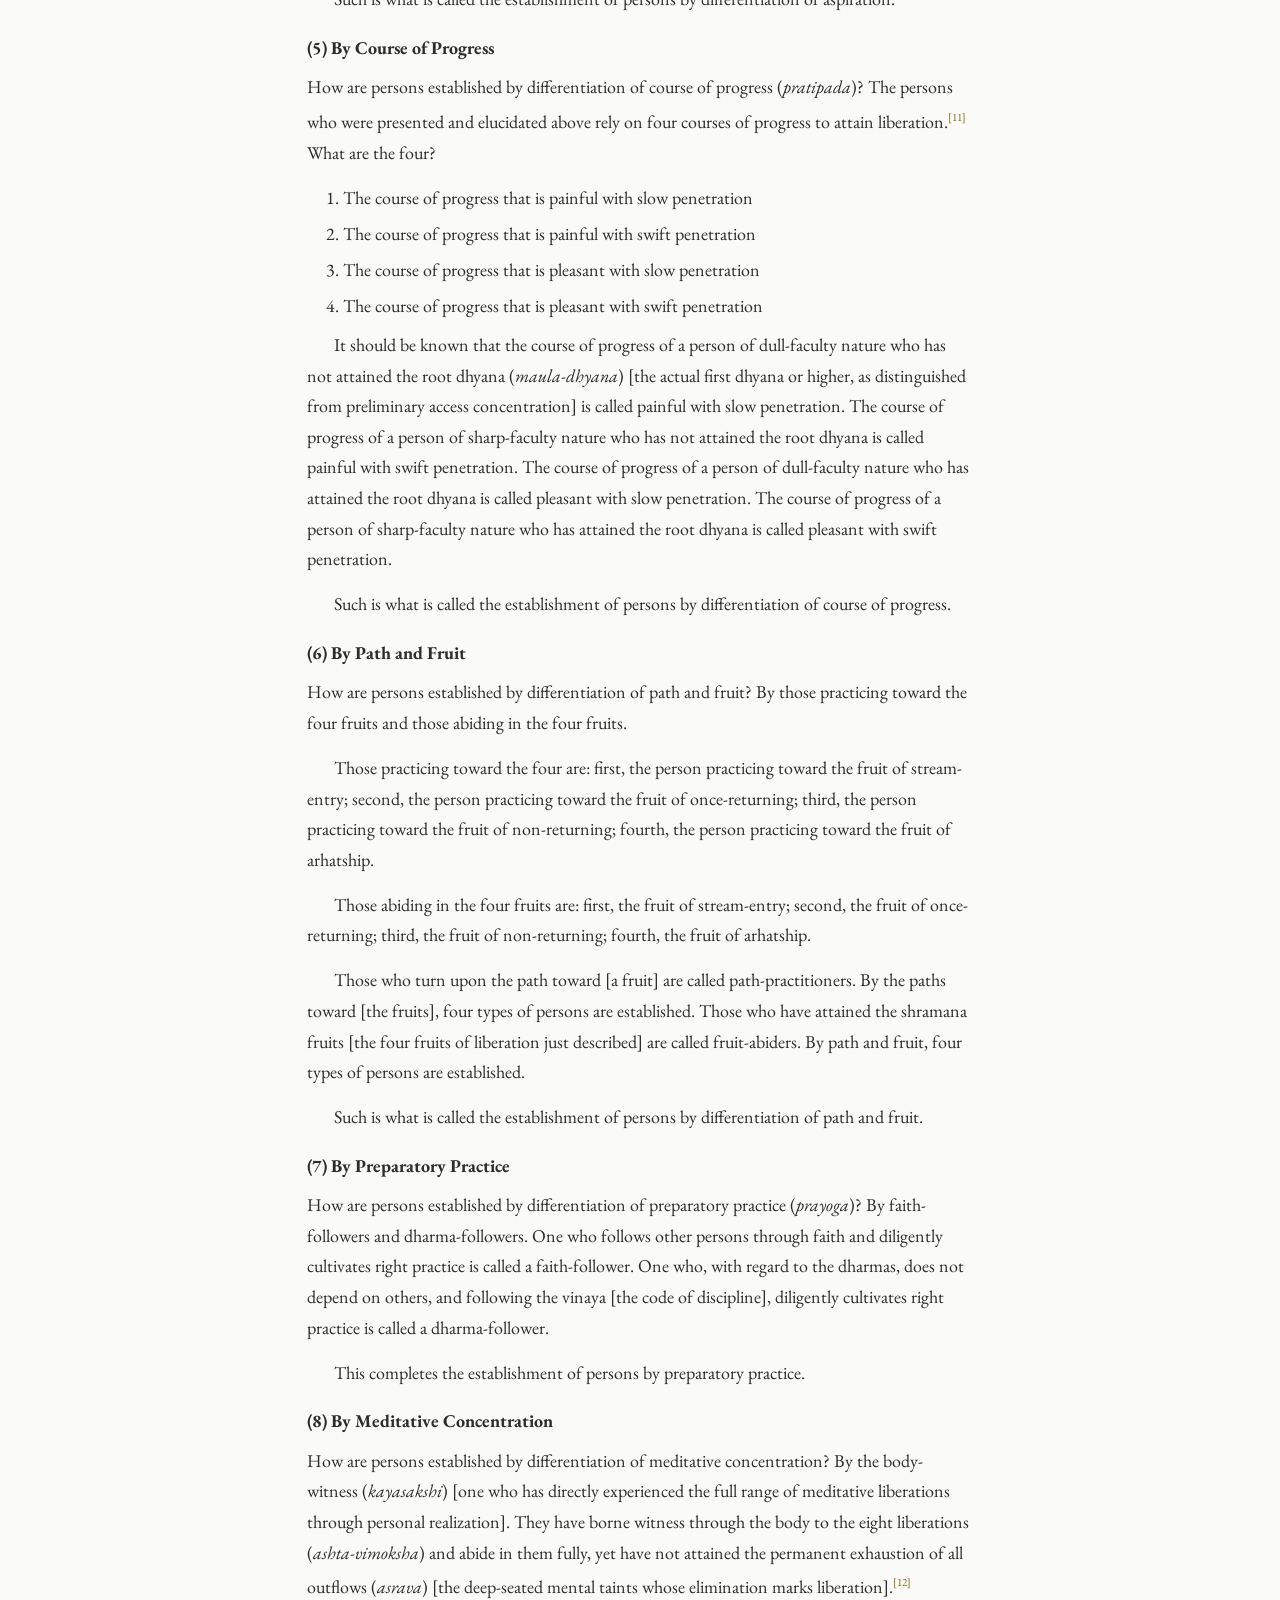
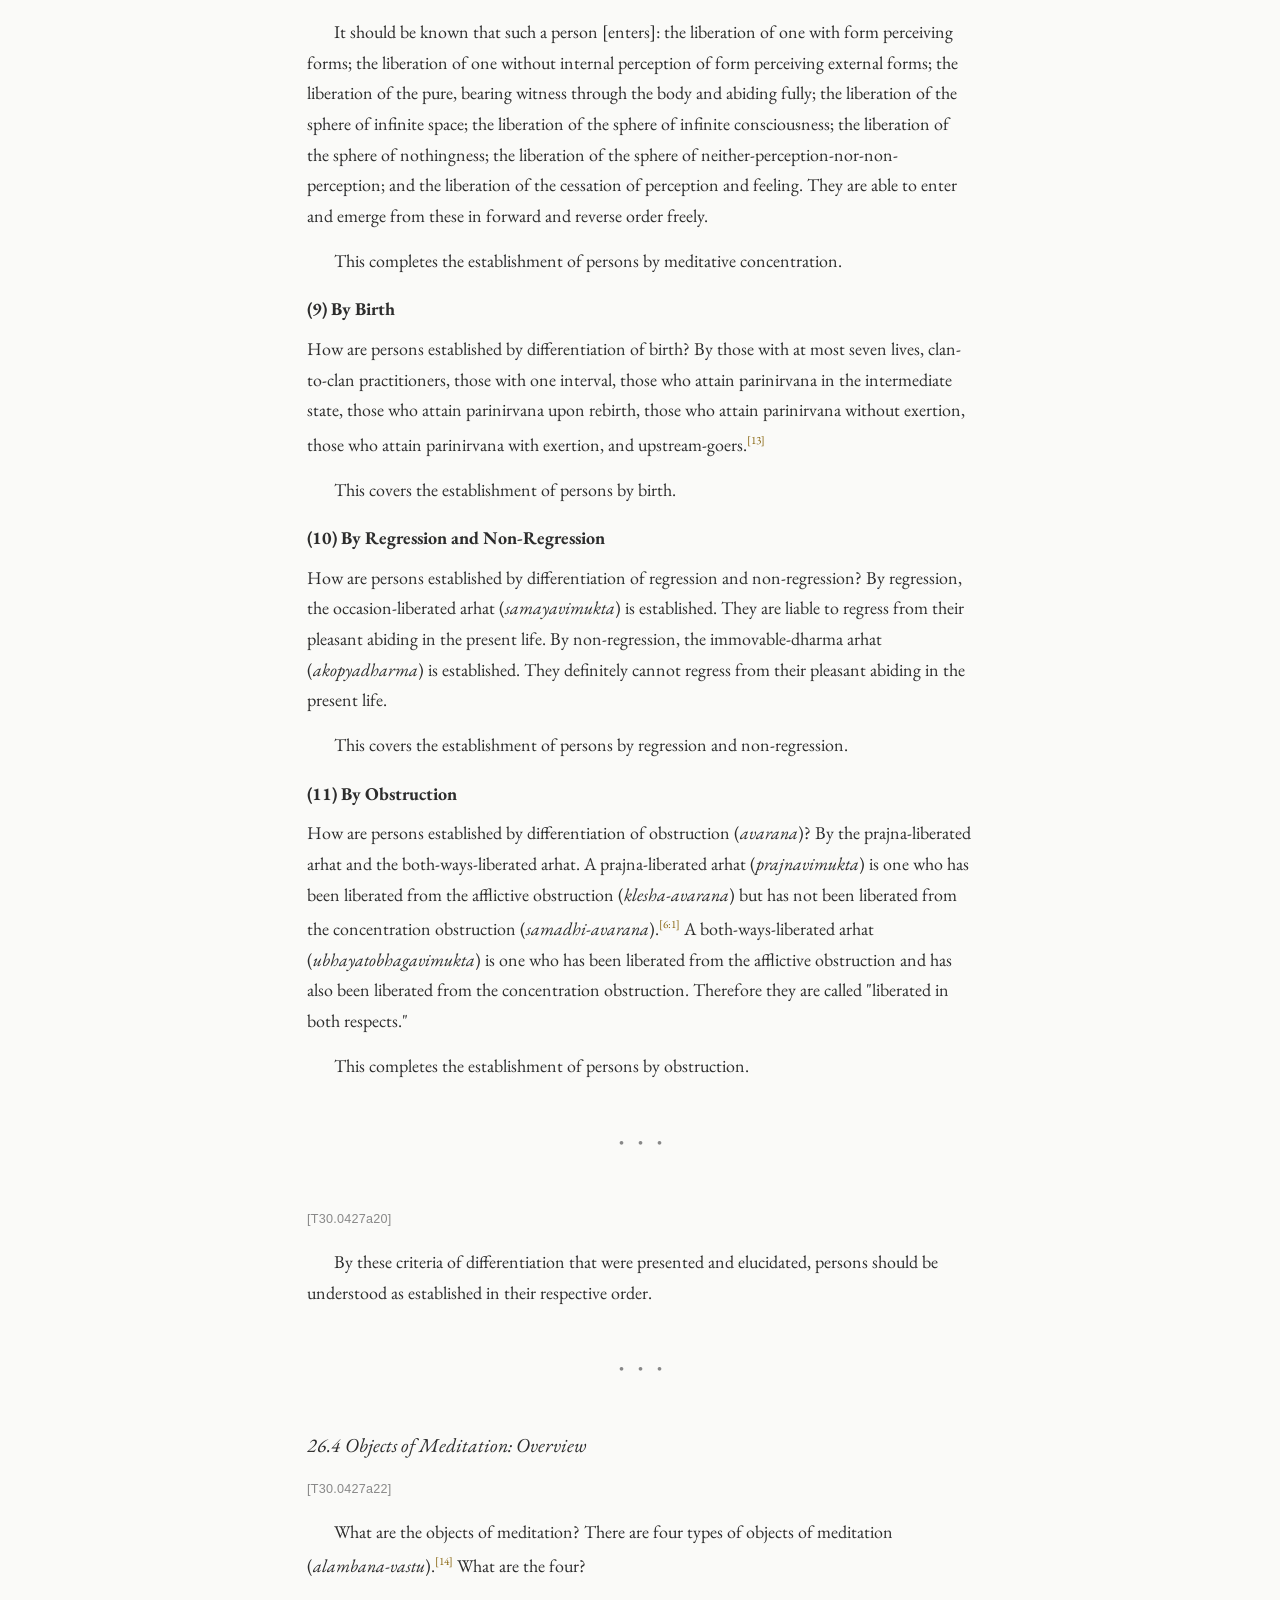
<file: docs/fascicle-26.html>
<!DOCTYPE html>
<html lang="en">
<head>
  <meta charset="UTF-8">
  <meta name="viewport" content="width=device-width, initial-scale=1.0">
  <title>Fascicle 26 — The Second Yoga Place, Part 1 — Sravakabhumi</title>
  <link rel="preconnect" href="https://fonts.googleapis.com">
  <link rel="preconnect" href="https://fonts.gstatic.com" crossorigin>
  <link href="https://fonts.googleapis.com/css2?family=EB+Garamond:ital,wght@0,400;0,700;1,400;1,700&display=swap" rel="stylesheet">
  <link rel="stylesheet" href="style.css">
</head>
<body>
  <nav class="top-nav">
    <a href="index.html" class="nav-title">Sravakabhumi: The Hearer's Ground</a>
    <div class="nav-links">
      <a href="introduction.html">Introduction</a>
      <a href="index.html#read">Read</a>
      <a href="glossary.html">Glossary</a>
      <a href="methodology.html">About</a>
    </div>
  </nav>

  <main class="content">
    
    <aside class="page-toc">
      <details open>
        <summary>Contents</summary>
        <ul>
<li><a href="#yogacarabhumi-sastra-fascicle-26">Yogacarabhumi-sastra, Fascicle 26</a></li>
<li><a href="#basic-section-shravaka-ground-second-yoga-place-part-one">Basic Section: Shravaka Ground, Second Yoga Place, Part One</a></li>
  <li><a href="#261-opening-questions-and-summary-verse">26.1 Opening Questions and Summary Verse</a></li>
  <li><a href="#262-the-twenty-eight-types-of-persons">26.2 The Twenty-Eight Types of Persons</a></li>
  <li><a href="#263-establishment-of-persons-the-eleven-criteria">26.3 Establishment of Persons: The Eleven Criteria</a></li>
  <li><a href="#264-objects-of-meditation-overview">26.4 Objects of Meditation: Overview</a></li>
  <li><a href="#265-pervasive-objects-of-meditation">26.5 Pervasive Objects of Meditation</a></li>
  <li><a href="#266-purifying-conduct-objects-impurity">26.6 Purifying-Conduct Objects: Impurity</a></li>
  <li><a href="#267-purifying-conduct-objects-loving-kindness-and-compassion">26.7 Purifying-Conduct Objects: Loving-Kindness and Compassion</a></li>
</ul>
      </details>
    </aside>
    

    <article>
      <h1>Sravakabhumi: The Hearer's Ground</h1>
<h2 id="yogacarabhumi-sastra-fascicle-26">Yogacarabhumi-sastra, Fascicle 26</h2>
<p><em>Composed by Asanga</em><sup class="footnote-ref"><a href="#fn1" id="fnref1">[1]</a></sup>
<em>Translated into Chinese by Tripitaka Master Xuanzang, by imperial decree</em>
<em>English translation from the Chinese (Taisho Tripitaka, Vol. 30, No. 1579)</em></p>
<hr />
<h2 id="basic-section-shravaka-ground-second-yoga-place-part-one">Basic Section: Shravaka Ground, Second Yoga Place, Part One</h2>
<p>本地分中聲聞地第十三第二瑜伽處之一 <em>(Original Chinese section title)</em></p>
<hr />
<h3 id="261-opening-questions-and-summary-verse">26.1 Opening Questions and Summary Verse</h3>
<p><span class="taisho-ref">[T30.0424a07]</span></p>
<p><strong>Question:</strong> In the ground of renunciation (<em>naishkramya</em>) that was previously presented and elucidated: How many types of persons (<em>pudgala</em>) are able to realize renunciation? How are persons established? What are the objects of meditation (<em>alambana</em>)? What are the instructions? What is the training? What are the dharmas concordant with training? What is the deterioration of yoga? What is yoga? What is attention (<em>manaskara</em>)? What are the activities of yogins, and how many kinds of yogins are there? What is yogic cultivation? What are the fruits of cultivation? How many synonymous designations for persons are there? How many kinds of persons are there? How many causes for the establishment of persons are there? How many kinds of maras are there, and how many kinds of mara-activities? How does one set out upon what is empty and without fruit?<sup class="footnote-ref"><a href="#fn2" id="fnref2">[2]</a></sup></p>
<p>The summary verse (<em>uddana</em>) says:</p>
<blockquote>
<p>Persons, establishment, objects, instruction,
Training, concordant dharmas, deterioration, yoga, attention,
Yogins, activities, cultivation, fruits, synonyms, persons,
Causes, mara-activities, fruitlessness — all shall be explained in full.</p>
</blockquote>
<hr />
<h3 id="262-the-twenty-eight-types-of-persons">26.2 The Twenty-Eight Types of Persons</h3>
<p><span class="taisho-ref">[T30.0424a19]</span></p>
<p>The varieties of persons are differentiated into twenty-eight types. What are the twenty-eight? They are:</p>
<ol>
<li>Those of dull faculties</li>
<li>Those of sharp faculties</li>
<li>Those dominated by greed</li>
<li>Those dominated by aversion</li>
<li>Those dominated by delusion</li>
<li>Those dominated by pride</li>
<li>Those dominated by discursive thought</li>
<li>Those of balanced disposition</li>
<li>Those of thin-dust nature</li>
<li>Path-practitioners</li>
<li>Fruit-abiders</li>
<li>Faith-followers</li>
<li>Dharma-followers</li>
<li>Those resolved through faith</li>
<li>View-attainers</li>
<li>Body-witnesses</li>
<li>Those with at most seven lives</li>
<li>Clan-to-clan practitioners</li>
<li>Those with one interval</li>
<li>Those who attain parinirvana in the intermediate state</li>
<li>Those who attain parinirvana upon rebirth</li>
<li>Those who attain parinirvana without exertion</li>
<li>Those who attain parinirvana with exertion</li>
<li>Upstream-goers</li>
<li>Those liberated by occasion</li>
<li>Those of the immovable dharma</li>
<li>Those liberated by prajna</li>
<li>Those liberated in both respects</li>
</ol>
<p><span class="taisho-ref">[T30.0424a27]</span></p>
<p><strong>(1) Persons of dull faculties.</strong> What is a person of dull faculties? It is a person who possesses dull faculties and functions sluggishly and feebly with respect to objects of knowledge, as previously explained.<sup class="footnote-ref"><a href="#fn3" id="fnref3">[3]</a></sup> There are furthermore two types, whose characteristics should be known: first, those who are by nature of a dull-faculty lineage (<em>gotra</em>); second, those who have not yet properly cultivated their faculties.</p>
<p><strong>(2) Persons of sharp faculties.</strong> What is a person of sharp faculties? It is a person who possesses sharp faculties and functions neither sluggishly nor feebly with respect to objects of knowledge, as previously explained.<sup class="footnote-ref"><a href="#fn3" id="fnref3:1">[3:1]</a></sup> There are likewise two types, whose characteristics should be known: first, those who are by nature of a sharp-faculty lineage; second, those who have already properly cultivated their faculties.</p>
<p><strong>(3) Persons dominated by greed.</strong> What is a person dominated by greed? A greed-dominated person is one who has long cultivated and reinforced the affliction (<em>klesha</em>) of greed in previous lives. That habitual force carries forward: in this life, even slight occasions for desire arouse strong and persistent craving. This is called a person dominated by greed.</p>
<p><strong>(4)–(7) Persons dominated by aversion, delusion, pride, and discursive thought (<em>vitarka</em>).</strong> The pattern is the same for each — the affliction entrenched through repeated past cultivation expresses in this life as a strong, persistent version of that tendency whenever its characteristic objects are encountered. A person dominated by aversion meets even minor provocations with fierce and enduring hostility. One dominated by delusion responds to even slight occasions for confusion with deep and lasting bewilderment. One dominated by pride, encountering any basis for self-comparison, gives rise to intense and persistent conceit. And one dominated by discursive thought, meeting any occasion for mental proliferation, is seized by strong and unrelenting ideation.</p>
<p><strong>(8) Persons of balanced disposition.</strong> What is a person of balanced disposition? It is a person who in previous lives, though not having cultivated, habituated, or repeatedly cultivated greed, aversion, delusion, pride, or discursive thought, has nonetheless not yet seen the faults in those dharmas, has not yet become disenchanted with them, and has not yet properly investigated them. Due to this cause and condition, with regard to objects of desire, hatred, confusion, pride, and discursive thought, they have no fierce greed and no enduring greed — yet greed still manifests in accordance with those objects. The same applies to aversion, delusion, pride, and discursive thought. This is called a person of balanced disposition.</p>
<p><strong>(9) Persons of thin-dust nature.</strong> What is a person of thin-dust nature? It is a person who in previous lives has not cultivated, habituated, or repeatedly cultivated the affliction of greed, and has been able to see many faults in it, has become disenchanted with it, and has properly investigated it. Due to this cause and condition, in this present life, with regard to objects of desire — even when encountering many beautiful and sublime objects of the highest grade — they give rise only to feeble greed; with regard to objects of middling and lesser grades, no greed arises at all. The same should be understood for aversion, delusion, pride, and discursive thought. This is called a person of thin-dust nature.</p>
<p><strong>(10) Path-practitioners.</strong> What is a path-practitioner? It is a person who practices toward the four fruits. What are the four? First, one practicing toward the fruit of stream-entry (<em>srota-apanna</em>). Second, one practicing toward the fruit of once-returning (<em>sakridagamin</em>). Third, one practicing toward the fruit of non-returning (<em>anagamin</em>). Fourth, one practicing toward the fruit of arhatship. These are called path-practitioners.</p>
<p><strong>(11) Fruit-abiders.</strong> What is a fruit-abider? It is a person who abides in the four fruits. What are the four? First, the fruit of stream-entry. Second, the fruit of once-returning. Third, the fruit of non-returning. Fourth, the fruit of arhatship. These are called fruit-abiders.</p>
<p><strong>(12) Faith-followers.</strong> What is a faith-follower (<em>shraddhanusarin</em>)? It is a person who seeks instruction and guidance from others, and by the power of this cultivates the practice leading to realization of the fruits. They do not practice following the dharma through their own capacity and their own power, based on what they have heard, received, thoroughly investigated, thought about, measured, and examined. Rather, they practice solely by following other persons through faith. This is called a faith-follower.</p>
<p><strong>(13) Dharma-followers.</strong> What is a dharma-follower (<em>dharmanusarin</em>)? It is a person who, in accordance with what they have heard, received, thoroughly investigated, thought about, measured, and examined, has their own capacity and their own power to practice following the dharma. They do not seek instruction and guidance from others to cultivate the practice leading to realization of the fruits. This is called a dharma-follower.</p>
<p><strong>(14) Those resolved through faith.</strong> What is a person resolved through faith (<em>shraddhadhimukta</em>)? It is precisely the faith-follower who, through others' instruction and guidance, upon directly realizing one of the shramana fruits (the four attainments of the renunciant practitioner), is called a person resolved through faith.</p>
<p><strong>(15) View-attainers.</strong> What is a view-attainer (<em>drishtiprapta</em>)? It is precisely the dharma-follower who, upon directly realizing one of the shramana fruits, is called a view-attainer.</p>
<p><strong>(16) Body-witnesses.</strong> What is a body-witness (<em>kayasakshi</em>)? It is a person who enters and emerges from the eight liberations in forward and reverse order, bears witness through the body, and abides in them extensively, but has not yet attained the complete exhaustion of the outflows (<em>asrava</em>). This is called a body-witness.</p>
<p><strong>(17) Those with at most seven lives.</strong> What is a person with at most seven lives (<em>saptakritbhava-parama</em>)? It is a person who, having permanently severed the three fetters (<em>samyojana</em>) — the view of the transitory collection (<em>satkaya-drishti</em>), attachment to rules and observances (<em>shila-vrata-paramarsha</em>), and doubt (<em>vicikitsa</em>) — has attained the fruit of stream-entry, has become one of the nature of non-falling, and is certainly destined for awakening (<em>bodhi</em>). With at most seven lives, going back and forth between the human and celestial realms, after at most seven returns they reach the limit of suffering (<em>duhkha</em>). Such is called a person with at most seven lives.</p>
<p><strong>(18) Clan-to-clan practitioners.</strong> What is a clan-to-clan practitioner (<em>kulamkula</em>)? There are two types of clan-to-clan: first, celestial clan-to-clan; second, human clan-to-clan. A celestial clan-to-clan practitioner is one who, among the celestial realms, goes from family to family, coming and going until reaching the limit of suffering. A human clan-to-clan practitioner is one who, in the human realm, goes from family to family, coming and going until reaching the limit of suffering. It should be known that both of these are stream-enterer persons.</p>
<p><strong>(19) Those with one interval.</strong> What is a person with one interval (<em>ekavicika</em>)? It is precisely a once-returner who, having practiced toward the fruit of non-returning, has permanently severed the upper and middling grades of desire-realm afflictions, with only the lower grade remaining. They take only one more existence in a desire-realm celestial state, and right there attain parinirvana, not returning again to be born in this world. This is called a person with one interval.</p>
<p><strong>(20) Those who attain parinirvana in the intermediate state.</strong> What is a person who attains parinirvana in the intermediate state (<em>antaraparinirvana</em>)? There are three subtypes:</p>
<p>First, there is a type who, after passing away from this [realm], takes birth in the intermediate existence (<em>antarabhava</em>). Having been born in the intermediate existence, they immediately attain parinirvana — like a tiny spark from kindling that, barely rising, at once extinguishes.</p>
<p>Second, there is a type who, after passing away from this [realm], takes birth in the intermediate existence. Having been born in the intermediate existence, they remain for a short time, and before proceeding to birth-existence, they attain parinirvana — like a spark streaming from a blazing iron ingot being hammered, extinguishing before it falls.</p>
<p>Third, there is a type who, after passing away from this [realm], takes birth in the intermediate existence. Having been born in the intermediate existence, they proceed toward birth-existence, but before reaching it, they attain parinirvana — like a spark flying from hammered hot iron that, falling but not yet reaching the ground, at once extinguishes.</p>
<p>These three types of persons who attain parinirvana in the intermediate state are collectively designated as persons who attain parinirvana in the intermediate state.</p>
<p><strong>(21) Those who attain parinirvana upon rebirth.</strong> What is a person who attains parinirvana upon rebirth (<em>upapadyaparinirvana</em>)? It is one who, having just been born there, immediately attains parinirvana. This is called a person who attains parinirvana upon rebirth.</p>
<p><strong>(22) Those who attain parinirvana without exertion.</strong> What is a person who attains parinirvana without exertion (<em>anabhisamskara-parinirvana</em>)? It is one who, having been born there, without undertaking application (<em>prayoga</em>), without making effort, and without the path manifesting through exertion, attains parinirvana. This is called a person who attains parinirvana without exertion.</p>
<p><strong>(23) Those who attain parinirvana with exertion.</strong> What is a person who attains parinirvana with exertion (<em>sabhisamskara-parinirvana</em>)? It is one who, having been born there, undertakes application and makes great effort, and with the path manifesting through extreme exertion, attains parinirvana. This is called a person who attains parinirvana with exertion.</p>
<p><strong>(24) Upstream-goers.</strong> What is an upstream-goer (<em>urdhvasrotas</em>)? It is a non-returner who, after being born upward into the first dhyana (meditative absorption), abides there without attaining parinirvana. After passing away from there, they are successively reborn upward through the various planes of rebirth, reaching as far as the Akanishtha heaven or the sphere of neither-perception-nor-non-perception. This is called an upstream-goer.</p>
<p><strong>(25) Those liberated by occasion.</strong> What is a person liberated by occasion (<em>samayavimukta</em>)?<sup class="footnote-ref"><a href="#fn4" id="fnref4">[4]</a></sup> It is a person of dull-faculty lineage who, with respect to the worldly pleasant abiding in the present life, is liable to regress. Out of fear of regression, they may contemplate harming themselves,<sup class="footnote-ref"><a href="#fn5" id="fnref5">[5]</a></sup> or alternatively they may guard their liberation by diligently cultivating the practice of non-negligence. That is to say, by the force of preventing regression, they either merely maintain their present level of wholesome qualities, or through successive days, nights, moments, eye-blinks, and instants, they strive and progress — yet they have not attained the most supremely acute [realization]. This is called a person liberated by occasion.</p>
<p><strong>(26) Those of the immovable dharma.</strong> What is a person of the immovable dharma (<em>akopyadharma</em>)? It is a person who is the opposite of the above. This should be known as a person of the immovable dharma.</p>
<p><strong>(27) Those liberated by prajna.</strong> What is a person liberated by prajna (<em>prajnavimukta</em>)? It is a person who has attained the complete exhaustion of all outflows but has not yet borne witness through the body to the eight liberations, nor abides in them fully. This is called a person liberated by prajna.</p>
<p><strong>(28) Those liberated in both respects.</strong> What is a person liberated in both respects (<em>ubhayatobhagavimukta</em>)? It is a person who has attained the complete exhaustion of all outflows, and has borne witness through the body to the eight liberations and abides in them fully. Their mind is liberated with respect to both the affliction-obstruction portion and the liberation-obstruction portion.<sup class="footnote-ref"><a href="#fn6" id="fnref6">[6]</a></sup> This is called a person liberated in both respects.</p>
<hr />
<h3 id="263-establishment-of-persons-the-eleven-criteria">26.3 Establishment of Persons: The Eleven Criteria</h3>
<p><span class="taisho-ref">[T30.0425b20]</span></p>
<p>How are persons established? It is by eleven criteria of differentiation that persons should be understood as established. What are the eleven criteria of differentiation?</p>
<ol>
<li>By differentiation of faculties</li>
<li>By differentiation of community</li>
<li>By differentiation of conduct</li>
<li>By differentiation of aspiration</li>
<li>By differentiation of course of progress</li>
<li>By differentiation of path and fruit</li>
<li>By differentiation of preparatory practice</li>
<li>By differentiation of meditative concentration</li>
<li>By differentiation of birth</li>
<li>By differentiation of regression and non-regression</li>
<li>By differentiation of obstruction</li>
</ol>
<p><span class="taisho-ref">[T30.0425b25]</span></p>
<h4>(1) By Faculties</h4>
<p>How are persons established by differentiation of faculties? By differentiation of faculties, two types of persons are established: first, those of dull faculties; second, those of sharp faculties.</p>
<h4>(2) By Community</h4>
<p>How are persons established by differentiation of community?<sup class="footnote-ref"><a href="#fn7" id="fnref7">[7]</a></sup> By differentiation of community, seven types of persons are established: bhikshus (monks), bhikshunis (nuns), shiksha-manas (probationary nuns), shramaneras (novice monks), shramanerikas (novice nuns), upasakas (male lay practitioners), and upasikas (female lay practitioners).</p>
<h4>(3) By Conduct</h4>
<p>How are persons established by differentiation of conduct? By differentiation of conduct, seven types of persons are established:<sup class="footnote-ref"><a href="#fn8" id="fnref8">[8]</a></sup> A person dominated by greed is called a person of greed-conduct. A person dominated by aversion is called a person of aversion-conduct. A person dominated by delusion is called a person of delusion-conduct. A person dominated by pride is called a person of pride-conduct. A person dominated by discursive thought is called a person of discursive-thought-conduct. A person of balanced disposition is called a person of balanced-conduct. A person of thin-dust nature [whose afflictions are naturally mild; see section 26.2] is called a person of thin-dust-conduct.</p>
<p><strong>Question:</strong> What are the characteristics by which a person of greed-conduct should be known?</p>
<p><strong>Answer:</strong> A person of greed-conduct, even with regard to inferior objects of desire, can give rise to the most extremely heavy, upper-grade entanglement (<em>paryavasthana</em>) [the active, manifest form of an affliction] of greed — how much more so with middling and upper-grade objects. Moreover, this entanglement of greed dwells within their person, persists for a long time in continuous succession, and binds them for an extended period. Due to this entanglement of greed, they are overwhelmed by desirable dharmas [phenomena] and cannot overcome those desirable dharmas. Their faculties are pleased and gratified; their faculties are not rigid; their faculties are not rough; their faculties are not coarse. By nature they do not like to harm others with evil actions and speech. They are difficult to separate [from their attachments] and difficult to disenchant. They have inferior resolute confidence (<em>adhimoksha</em>). Their undertakings are firm and their undertakings are lasting. Their discipline is firm and their discipline is lasting. They are patient and accepting. With regard to material requisites, they are by nature attached and deeply cherish them. They are mostly joyful and delighted, far from frowning. Their face is open and smiling; they greet others readily and speak first.</p>
<p><strong>Question:</strong> What are the characteristics by which a person of aversion-conduct should be known?</p>
<p><strong>Answer:</strong> A person of aversion-conduct, even with regard to inferior objects of hatred, can give rise to the most extremely heavy, upper-grade entanglement of aversion — how much more so with middling and upper-grade objects. Moreover, this entanglement of aversion dwells within their person, persists for a long time in continuous succession, and binds them for an extended period. Due to this entanglement of aversion, they are overwhelmed by hateful dharmas and cannot overcome those hateful dharmas. Their faculties are withered; their faculties are rigid; their faculties are harsh and rough; their faculties are coarse and dry. By nature they delight in harming others with evil actions and speech. They are easily caused to renounce, easily disenchanted. They are fierce and sharp-tongued. Their demeanor is forbidding and severe. They have little resolute confidence. Their undertakings are not firm, their undertakings are not lasting. Their discipline is not firm, their discipline is not lasting. They are impatient and unaccepting, mostly anxious and distressed. By nature they like to oppose; what they grasp is not in accord [with others]. By nature they are frequently melancholy. By nature they favor coarse speech. They often harbor resentment and hatred. Their dispositions are harsh and fierce. They are perverse and malicious, fault-finding and contentious, fond of confrontation. Upon receiving even a few words [of criticism], they give rise to great anger and resentment. They dwell in distress and readily give rise to fury. Their brows are perpetually furrowed, their countenance never relaxed. They look askance with downcast eyes. With regard to others' prosperity and success, they feel much hatred and jealousy. Such is the portrait of aversion-conduct.</p>
<p><strong>Question:</strong> What are the characteristics by which a person of delusion-conduct should be known?</p>
<p><strong>Answer:</strong> A person of delusion-conduct, even with regard to inferior objects of confusion, can give rise to the most extremely heavy, upper-grade entanglement of delusion — how much more so with middling and upper-grade objects. Moreover, this entanglement of delusion dwells within their person, persists for a long time in continuous succession, and binds them for an extended period. Due to this entanglement of delusion, they are overwhelmed by confusing dharmas and cannot overcome those confusing dharmas. Their faculties are dim and dull; their faculties are foolish and benighted; their faculties are feeble and inferior. Their physical actions are slow and slack; their speech is slow and slack. They reason badly, speak badly, and act badly. They are lazy and indolent. Their initiatives are incomplete. Their verbal expression is weak. By nature they are not clever or sharp. Their mindfulness (<em>smriti</em>) is largely lost to forgetfulness. They dwell without alertness (<em>samprajanya</em>). What they grasp is distorted and mistaken. They are difficult to separate [from their confusion] and difficult to disenchant. They have inferior resolute confidence. They are dull and inarticulate, resorting to gestures rather than speech. They lack the ability to comprehend the meaning of dharma whether well or poorly explained. They are dragged along by circumstances, led away by others, directed and controlled by others. These are the marks of delusion-conduct.</p>
<p><strong>Question:</strong> What are the characteristics by which a person of pride-conduct should be known?</p>
<p><strong>Answer:</strong> A person of pride-conduct, even with regard to inferior objects that occasion pride, can give rise to the most extremely heavy, upper-grade entanglement of pride — how much more so with middling and upper-grade objects. Moreover, this entanglement of pride dwells within their person, persists for a long time in continuous succession, and binds them for an extended period. Due to this entanglement of pride, they are overwhelmed by dharmas that occasion pride and cannot overcome those dharmas. Their faculties are restless; their faculties are elated; their faculties are scattered. They diligently delight in adorning their person. Their speech is lofty and grand. They take no pleasure in humility. They are unable to dutifully attend to their parents, relatives, and teachers at all times. They are largely filled with arrogance. They are unable to bow in respect, greet with reverence, join palms, welcome and receive [elders], or perform acts of harmony and respect. They exalt and elevate themselves while disdaining others. They are attached to material gain, attached to veneration, and attached to worldly praise and fame. Their behavior is flippant, and they delight in mockery. They are difficult to separate [from their pride] and difficult to disenchant. They have expansive resolute confidence [in themselves] but their compassion is feeble. They hold to the view of a self, a sentient being, a life-force, a sustainer, a person, a born being, and so forth. Their pride is mostly of the upper grade, and they have many grievances and much hatred.</p>
<p><strong>Question:</strong> What are the characteristics by which a person of discursive-thought-conduct should be known?</p>
<p><strong>Answer:</strong> A person of discursive-thought-conduct, even with regard to inferior objects of discursive thought, can give rise to the most extremely heavy, upper-grade entanglement of discursive thought — how much more so with middling and upper-grade objects. This entanglement of discursive thought dwells within their person, persists for a long time in continuous succession, and binds them for an extended period. Due to this entanglement, they are overwhelmed by dharmas that provoke discursive thought and cannot overcome those dharmas. Their faculties are unsettled; their faculties are flighty and elevated; their faculties are restless; their faculties are scattered. Their physical actions go astray; their speech goes astray. They are difficult to separate [from their discursiveness] and difficult to disenchant. They delight in and are attached to idle elaboration (<em>prapanca</em>).<sup class="footnote-ref"><a href="#fn9" id="fnref9">[9]</a></sup> They have much confusion and much doubt, and are largely filled with desire for pleasure. Their discipline is not firm, their discipline is not steady. Their undertakings are not firm, their undertakings are not steady. They are largely filled with fear and anxiety. Their mindfulness is largely lost to forgetfulness. They take no pleasure in seclusion and mostly delight in distraction and agitation. With regard to the various wonderful things of the world, they follow along with the flow of desire, energetically diligent and unflagging in pursuing and completing [worldly activities]. These are the marks by which a person dominated by discursive thought is recognized.</p>
<p>Such is what is called the establishment of persons by differentiation of conduct.</p>
<h4>(4) By Aspiration</h4>
<p>How are persons established by differentiation of aspiration? There are persons who have generated the correct aspiration for the shravaka vehicle. There are persons who have generated the correct aspiration for the pratyekabuddha vehicle. And there are persons who have generated the correct aspiration for the mahayana (great vehicle).</p>
<p>It should be known that among these, a person who has generated the correct aspiration for the shravaka vehicle may be of shravaka lineage (<em>gotra</em>)<sup class="footnote-ref"><a href="#fn10" id="fnref10">[10]</a></sup>, pratyekabuddha lineage, or mahayana lineage. A person who has generated the correct aspiration for pratyekabuddha awakening may be of pratyekabuddha lineage, shravaka lineage, or mahayana lineage. A person who has generated the correct aspiration for the mahayana may be of mahayana lineage, pratyekabuddha lineage, or shravaka lineage.</p>
<p>If a person of shravaka lineage has generated the correct aspiration for pratyekabuddha awakening or for unsurpassed, complete awakening, because they are of shravaka lineage, they will subsequently and certainly abandon that aspiration and will definitely abide only in the aspiration for the shravaka vehicle. The same should be understood for persons of pratyekabuddha lineage and mahayana lineage.</p>
<p>Among these, the aspirations of all persons can be shifted and can be abandoned. But lineage definitely cannot be shifted or abandoned. In the present context, since the Sravakabhumi concerns the Hearer's Ground, it should be known that only persons of shravaka-vehicle aspiration and shravaka lineage are discussed.</p>
<p>Such is what is called the establishment of persons by differentiation of aspiration.</p>
<h4>(5) By Course of Progress</h4>
<p>How are persons established by differentiation of course of progress (<em>pratipada</em>)? The persons who were presented and elucidated above rely on four courses of progress to attain liberation.<sup class="footnote-ref"><a href="#fn11" id="fnref11">[11]</a></sup> What are the four?</p>
<ol>
<li>The course of progress that is painful with slow penetration</li>
<li>The course of progress that is painful with swift penetration</li>
<li>The course of progress that is pleasant with slow penetration</li>
<li>The course of progress that is pleasant with swift penetration</li>
</ol>
<p>It should be known that the course of progress of a person of dull-faculty nature who has not attained the root dhyana (<em>maula-dhyana</em>) [the actual first dhyana or higher, as distinguished from preliminary access concentration] is called painful with slow penetration. The course of progress of a person of sharp-faculty nature who has not attained the root dhyana is called painful with swift penetration. The course of progress of a person of dull-faculty nature who has attained the root dhyana is called pleasant with slow penetration. The course of progress of a person of sharp-faculty nature who has attained the root dhyana is called pleasant with swift penetration.</p>
<p>Such is what is called the establishment of persons by differentiation of course of progress.</p>
<h4>(6) By Path and Fruit</h4>
<p>How are persons established by differentiation of path and fruit? By those practicing toward the four fruits and those abiding in the four fruits.</p>
<p>Those practicing toward the four are: first, the person practicing toward the fruit of stream-entry; second, the person practicing toward the fruit of once-returning; third, the person practicing toward the fruit of non-returning; fourth, the person practicing toward the fruit of arhatship.</p>
<p>Those abiding in the four fruits are: first, the fruit of stream-entry; second, the fruit of once-returning; third, the fruit of non-returning; fourth, the fruit of arhatship.</p>
<p>Those who turn upon the path toward [a fruit] are called path-practitioners. By the paths toward [the fruits], four types of persons are established. Those who have attained the shramana fruits [the four fruits of liberation just described] are called fruit-abiders. By path and fruit, four types of persons are established.</p>
<p>Such is what is called the establishment of persons by differentiation of path and fruit.</p>
<h4>(7) By Preparatory Practice</h4>
<p>How are persons established by differentiation of preparatory practice (<em>prayoga</em>)? By faith-followers and dharma-followers. One who follows other persons through faith and diligently cultivates right practice is called a faith-follower. One who, with regard to the dharmas, does not depend on others, and following the vinaya [the code of discipline], diligently cultivates right practice is called a dharma-follower.</p>
<p>This completes the establishment of persons by preparatory practice.</p>
<h4>(8) By Meditative Concentration</h4>
<p>How are persons established by differentiation of meditative concentration? By the body-witness (<em>kayasakshi</em>) [one who has directly experienced the full range of meditative liberations through personal realization]. They have borne witness through the body to the eight liberations (<em>ashta-vimoksha</em>) and abide in them fully, yet have not attained the permanent exhaustion of all outflows (<em>asrava</em>) [the deep-seated mental taints whose elimination marks liberation].<sup class="footnote-ref"><a href="#fn12" id="fnref12">[12]</a></sup></p>
<p>It should be known that such a person [enters]: the liberation of one with form perceiving forms; the liberation of one without internal perception of form perceiving external forms; the liberation of the pure, bearing witness through the body and abiding fully; the liberation of the sphere of infinite space; the liberation of the sphere of infinite consciousness; the liberation of the sphere of nothingness; the liberation of the sphere of neither-perception-nor-non-perception; and the liberation of the cessation of perception and feeling. They are able to enter and emerge from these in forward and reverse order freely.</p>
<p>This completes the establishment of persons by meditative concentration.</p>
<h4>(9) By Birth</h4>
<p>How are persons established by differentiation of birth? By those with at most seven lives, clan-to-clan practitioners, those with one interval, those who attain parinirvana in the intermediate state, those who attain parinirvana upon rebirth, those who attain parinirvana without exertion, those who attain parinirvana with exertion, and upstream-goers.<sup class="footnote-ref"><a href="#fn13" id="fnref13">[13]</a></sup></p>
<p>This covers the establishment of persons by birth.</p>
<h4>(10) By Regression and Non-Regression</h4>
<p>How are persons established by differentiation of regression and non-regression? By regression, the occasion-liberated arhat (<em>samayavimukta</em>) is established. They are liable to regress from their pleasant abiding in the present life. By non-regression, the immovable-dharma arhat (<em>akopyadharma</em>) is established. They definitely cannot regress from their pleasant abiding in the present life.</p>
<p>This covers the establishment of persons by regression and non-regression.</p>
<h4>(11) By Obstruction</h4>
<p>How are persons established by differentiation of obstruction (<em>avarana</em>)? By the prajna-liberated arhat and the both-ways-liberated arhat. A prajna-liberated arhat (<em>prajnavimukta</em>) is one who has been liberated from the afflictive obstruction (<em>klesha-avarana</em>) but has not been liberated from the concentration obstruction (<em>samadhi-avarana</em>).<sup class="footnote-ref"><a href="#fn6" id="fnref6:1">[6:1]</a></sup> A both-ways-liberated arhat (<em>ubhayatobhagavimukta</em>) is one who has been liberated from the afflictive obstruction and has also been liberated from the concentration obstruction. Therefore they are called &quot;liberated in both respects.&quot;</p>
<p>This completes the establishment of persons by obstruction.</p>
<hr />
<p><span class="taisho-ref">[T30.0427a20]</span></p>
<p>By these criteria of differentiation that were presented and elucidated, persons should be understood as established in their respective order.</p>
<hr />
<h3 id="264-objects-of-meditation-overview">26.4 Objects of Meditation: Overview</h3>
<p><span class="taisho-ref">[T30.0427a22]</span></p>
<p>What are the objects of meditation? There are four types of objects of meditation (<em>alambana-vastu</em>).<sup class="footnote-ref"><a href="#fn14" id="fnref14">[14]</a></sup> What are the four?</p>
<ol>
<li>Pervasive objects of meditation</li>
<li>Purifying-conduct objects of meditation</li>
<li>Skillful objects of meditation</li>
<li>Affliction-purifying objects of meditation</li>
</ol>
<hr />
<h3 id="265-pervasive-objects-of-meditation">26.5 Pervasive Objects of Meditation</h3>
<p><span class="taisho-ref">[T30.0427a24]</span></p>
<p>What are the pervasive objects of meditation? They are again fourfold:</p>
<ol>
<li>The image with discernment (<em>savikalpaka-pratibimba</em>)</li>
<li>The image without discernment (<em>nirvikalpaka-pratibimba</em>)</li>
<li>The limit of things (<em>vastu-paryanta</em>)</li>
<li>The accomplishment of the purpose (<em>krtyanushthana</em>)</li>
</ol>
<h5>The Image with Discernment</h5>
<p>What is the image with discernment?<sup class="footnote-ref"><a href="#fn15" id="fnref15">[15]</a></sup> Suppose there is a person who, relying on either hearing the correct dharma, or on instruction and admonition, or on what is seen, heard, or discerned, forms an image corresponding to the knowable object. Through the vipashyana (insight) practice of the ground of meditative equipoise (<em>samahita-bhumi</em>), they examine and probe the object with sustained investigative attention.</p>
<p>The knowable objects are: impurity, loving-kindness and compassion, the nature of conditions and dependent origination, element differentiation, mindfulness of breathing, skillfulness in the skandhas (aggregates), skillfulness in the elements, skillfulness in the sense bases, skillfulness in dependent origination, skillfulness in the possible and impossible, the coarseness of the lower realms and the peacefulness of the upper realms, and the truth of suffering, the truth of the origin, the truth of cessation, and the truth of the path. These are called the knowable objects.</p>
<p>With regard to these knowable objects, relying either on instruction and admonition or on hearing the correct dharma, one brings the attention of the ground of meditative equipoise to bear. One gives rise to resolute confidence regarding those dharmas and regarding those knowable objects. At that time, with respect to the knowable objects, one's resolute confidence operates as if one were directly perceiving them. The meditator does not encounter the knowable object as it actually is, nor does some unrelated image arise. What appears is something in between: the object's likeness, conjured through the conviction-power of meditative equipoise. This likeness — appearing because the mind, in meditative steadiness, holds the object as if present — is called the meditation image, the image corresponding to the knowable object.</p>
<p>The practitioner of insight, investigating this image, examines and determines the virtues and faults within the original knowable objects. This is called the image with discernment.</p>
<h5>The Image without Discernment</h5>
<p>What is the image without discernment? The practitioner, having taken up the characteristic of such an image, no longer engages in investigative examination. Rather, with respect to this very object-image, they calm their mind through the practice of shamatha (calm abiding). This is the nine stages of mental abiding:<sup class="footnote-ref"><a href="#fn16" id="fnref16">[16]</a></sup> making the mind internally abide, continuously abide, re-settle, closely abide, be tamed, be pacified, be completely pacified, be one-pointed, and settle in equipoise.</p>
<p>At that time, the practitioner accomplishes the object of the image without discernment. With respect to this very object-image, they settle their mindfulness in a single direction, one-pointedly, no longer engaging in investigative examination. This is called the image without discernment.</p>
<p>This very image is also called &quot;the image,&quot; &quot;the sign of samadhi,&quot; &quot;the domain of samadhi,&quot; &quot;the entrance of samadhi,&quot; &quot;the gate of samadhi,&quot; &quot;the basis of attention,&quot; &quot;the internal discernment-body,&quot; and &quot;the light-image.&quot;<sup class="footnote-ref"><a href="#fn17" id="fnref17">[17]</a></sup> Such and similar names should be known as the various designations for the image corresponding to the knowable object.</p>
<h5>The Limit of Things</h5>
<p>What is the limit of things? It is the full extent of what exists (<em>yavad-bhavikata</em>) and the nature of things as they are (<em>yathavad-bhavikata</em>) with respect to the object.<sup class="footnote-ref"><a href="#fn18" id="fnref18">[18]</a></sup></p>
<p>What is called the full extent of what exists? Beyond the form skandha there is no further form. Beyond the feeling, perception, formation, and consciousness skandhas there is no further feeling, perception, formation, or consciousness. All conditioned phenomena are encompassed by the five dharmas. All dharmas are encompassed by the elements and sense bases. All knowable objects are encompassed by the four noble truths. This is called the full extent of what exists.</p>
<p>What is called the nature of things as they are? It is the true reality and the suchness of the object, which can be verified through four types of reasoning:<sup class="footnote-ref"><a href="#fn19" id="fnref19">[19]</a></sup> reasoning from dependence, reasoning from function, reasoning from proof, and reasoning from the nature of things.</p>
<p>Thus, the full extent of what exists and the nature of things as they are with respect to the object are together called the limit of things.</p>
<h5>The Accomplishment of the Purpose</h5>
<p>What is the accomplishment of the purpose? The practitioner of insight, by cultivating, habituating, and repeatedly practicing shamatha and vipashyana, brings to fruition the entire process of attending to the images of the objects. Due to this completion, they attain the transformation of the basis (<em>ashraya-paravrtti</em>).<sup class="footnote-ref"><a href="#fn20" id="fnref20">[20]</a></sup> All heaviness is entirely extinguished.</p>
<p>Having attained the transformation of the basis, they transcend the image. With respect to the knowable objects, non-conceptual direct-perception (<em>pratyaksha</em>) knowledge and vision arise.</p>
<p>At the moment of attaining each level of meditative absorption, direct perception arises corresponding to that level's domain. For the first dhyana, the domain of the first dhyana becomes directly perceived. For the second through fourth, each dhyana's domain in turn. For the formless attainments — infinite space, infinite consciousness, nothingness, and neither-perception-nor-non-perception — the same principle holds throughout. This is called the accomplishment of the purpose.</p>
<h5>Why These Are Called &quot;Pervasive&quot;</h5>
<p>These four objects of meditation pervade everything and enter into all objects of meditation. They have been taught by all perfectly awakened ones of the past, present, and future. Therefore they are called pervasive objects.</p>
<p>Furthermore, these objects pervade the category of vipashyana, pervade the category of shamatha, pervade all phenomena, pervade true reality, and pervade the causal relations among phenomena. Therefore they are called pervasive. That is to say: the image with discernment corresponds to the category of vipashyana. The image without discernment corresponds to the category of shamatha. The limit of things corresponds to all phenomena and true reality. The accomplishment of the purpose corresponds to the causal relations among phenomena.</p>
<h5>The Dialogue with Elder Revata</h5>
<p>As the Blessed One once taught Elder Revata<sup class="footnote-ref"><a href="#fn21" id="fnref21">[21]</a></sup> this meaning. It was heard that Elder Revata asked the Blessed One:</p>
<p>&quot;Venerable One, those bhikshus who diligently practice insight, who are yogins, and who are able to settle their minds upon an object — upon what objects do they settle their minds? How do they settle their minds upon the objects? At what point is the mind said to be well settled?&quot;</p>
<p>The Buddha addressed Elder Revata: &quot;Excellent, excellent! You are now skillfully able to ask about this matter. Listen carefully now and consider it thoroughly. I shall declare and reveal it to you.&quot;</p>
<p>&quot;Revata, those bhikshus who diligently practice insight, who are yogins, and who are able to settle their minds upon an object — whether they delight in purifying conduct, or delight in developing skill, or delight in liberating the mind from all outflows (<em>asrava</em>) — they settle their minds upon a matching object. They settle their minds upon a similar object. They settle their minds upon the object without inversion. They are able, within this, not to abandon their dhyana.&quot;</p>
<p><strong>(a) Settling upon a matching object</strong><sup class="footnote-ref"><a href="#fn22" id="fnref22">[22]</a></sup></p>
<p>&quot;How does the bhikshu yogin settle the mind upon a matching object? If the bhikshu is of predominantly greed-conduct, they should settle the mind upon the object of impurity. If of predominantly aversion-conduct, they should settle the mind upon loving-kindness and compassion. If of predominantly delusion-conduct, they should settle the mind upon the nature of conditions and dependent origination. If of predominantly pride-conduct, they should settle the mind upon element differentiation. If of predominantly discursive-thought-conduct, they should settle the mind upon mindfulness of breathing. This is what is meant by settling the mind upon a matching object.&quot;</p>
<p>&quot;Revata, furthermore, if the bhikshu is confused about the individual characteristics of formations — confused about the reality of self, sentient being, life-force, born being, sustainer, and person — they should settle the mind upon skillfulness in the skandhas.</p>
<p>If confused about causes, they should settle the mind upon skillfulness in the elements. If confused about conditions, they should settle the mind upon skillfulness in the sense bases. If confused about impermanence, suffering, emptiness, and non-self, they should settle the mind upon skillfulness in dependent origination and in the possible and impossible.</p>
<p>If delighting in freedom from desire for the desire realm, they should settle the mind upon the coarseness of desires and the peacefulness of forms. If delighting in freedom from desire for the form realm, they should settle the mind upon the coarseness of forms and the peacefulness of the formless. If delighting in penetrating and being liberated from the transitory collection (<em>satkaya</em>)<sup class="footnote-ref"><a href="#fn23" id="fnref23">[23]</a></sup> everywhere, they should settle the mind upon the truth of suffering, the truth of the origin, the truth of cessation, and the truth of the path. This is what is meant by the bhikshu yogin settling the mind upon a matching object.&quot;</p>
<p><strong>(b) Settling upon a similar object</strong></p>
<p>&quot;Revata, how does the bhikshu yogin settle the mind upon a similar object? In order to investigate, thoroughly investigate, comprehensively examine, and comprehensively analyze the various knowable objects, the bhikshu — with respect to what was previously seen, heard, sensed, or known, and through the predominant force of seeing, hearing, sensing, and knowing — thinks and discriminates with the attention of the ground of meditative equipoise and gives rise to resolute confidence. Although one cannot observe the original knowable objects as actually present, the image arises in similarity to the original objects. With respect to that object, the image is similar to it — consisting only of cognition, only of seeing, only of correct recollection.&quot;</p>
<p>&quot;Furthermore, that bhikshu, from time to time calms the mind, and from time to time diligently practices vipashyana based on superior wisdom.<sup class="footnote-ref"><a href="#fn24" id="fnref24">[24]</a></sup> This is what is meant by the bhikshu yogin settling the mind upon a similar object.&quot;</p>
<p><strong>(c) Settling upon the object without inversion</strong></p>
<p>&quot;Revata, how does the bhikshu yogin settle the mind upon the object without inversion? When the bhikshu yogin settles the mind upon the object, they come to understand the knowable domain as appropriate. They can thoroughly know it truly, without inversion. This is what is meant by the bhikshu yogin settling the mind upon the object without inversion.&quot;</p>
<p><strong>(d) Not abandoning dhyana</strong></p>
<p>&quot;Revata, how does the bhikshu yogin not abandon dhyana? When the bhikshu yogin practices correctly with respect to the object, they engage in uninterrupted application and earnest application. From time to time they cultivate the sign of calming, the sign of uplifting, and the sign of equanimity.<sup class="footnote-ref"><a href="#fn25" id="fnref25">[25]</a></sup>&quot;</p>
<p>&quot;Through cultivation, habituation, and repeated practice, all heaviness is entirely extinguished. They thereupon realize and directly experience the purification of the basis. With respect to the knowable objects, through direct seeing, they thereupon realize and directly experience the purification of the object. Through freedom from desire, they thereupon realize and directly experience the complete purification of the mind. Through freedom from ignorance, they thereupon realize and directly experience the complete purification of knowledge.<sup class="footnote-ref"><a href="#fn26" id="fnref26">[26]</a></sup> This is what is meant by the bhikshu yogin not abandoning dhyana.&quot;</p>
<p>&quot;Revata, it is for this purpose that the bhikshu settles the mind upon the object. In this way they settle the mind upon the object. Having thus settled the mind upon the object, the mind is called well settled.&quot;</p>
<h5>First Verse and Commentary</h5>
<p>The Blessed One further spoke this verse:</p>
<blockquote>
<p>The practitioner practices the signs;
knowing all true meaning,
constantly upon the image in dhyana —
they attain realization and complete purification.</p>
</blockquote>
<p><span class="taisho-ref">[T30.0428c02]</span></p>
<p>Here, &quot;the practitioner practices the signs&quot; refers to the practitioner of insight cultivating the signs of calming, uplifting, and equanimity through uninterrupted and earnest practice. &quot;Knowing all true meaning&quot; refers to the limit of things. &quot;Constantly upon the image in dhyana&quot; refers to the image with discernment and the image without discernment. &quot;They attain realization and complete purification&quot; refers to the accomplishment of the purpose.</p>
<h5>Second Verse and Commentary</h5>
<p>The Blessed One herein further spoke this verse:</p>
<blockquote>
<p>Thoroughly knowing the mind's signs,
able to receive the taste of seclusion,
in dhyana with constant, earnest mindfulness —
receiving joy and pleasure, free from attachment.</p>
</blockquote>
<p><span class="taisho-ref">[T30.0428c10]</span></p>
<p>Here, &quot;thoroughly knowing the mind's signs&quot; means: the image with discernment and the image without discernment are designated by the name &quot;the mind's signs,&quot; and the limit of things is designated by the name &quot;thorough knowing.&quot;</p>
<p>&quot;Able to receive the taste of seclusion&quot; refers to the practitioner who practices correctly with respect to the object, delighting in abandonment and delighting in cultivation.</p>
<p>&quot;In dhyana with constant, earnest mindfulness&quot; refers to constantly and diligently cultivating shamatha and vipashyana, practicing with earnest training.</p>
<p>&quot;Receiving joy and pleasure, free from attachment&quot; refers to the accomplishment of the purpose.</p>
<p>It should be known that these pervasive objects are in accord with the pure teaching and in agreement with correct reasoning. This is what is called the pervasive objects of meditation.</p>
<hr />
<h3 id="266-purifying-conduct-objects-impurity">26.6 Purifying-Conduct Objects: Impurity</h3>
<p><span class="taisho-ref">[T30.0428c18]</span></p>
<p>What are the purifying-conduct objects of meditation (objects that counteract specific habitual tendencies)? They are the various objects distinguished as impurity, loving-kindness and compassion, the nature of conditions and dependent origination, element differentiation (analysis into component elements), and mindfulness of breathing.</p>
<h5>The Impurity Object</h5>
<p>What is the impurity object of meditation? In brief, there are six types of impurity:<sup class="footnote-ref"><a href="#fn27" id="fnref27">[27]</a></sup></p>
<ol>
<li>Impurity of putrefaction</li>
<li>Impurity of suffering</li>
<li>Impurity of inferiority</li>
<li>Impurity by comparison</li>
<li>Impurity of afflictions</li>
<li>Impurity of rapid disintegration</li>
</ol>
<p><strong>(1) Impurity of putrefaction.</strong> This impurity is based on two things: first, the internal; second, the external.</p>
<p>What is the internal impurity of putrefaction? It is the impurities within one's own body: hair of the head, hair of the body, nails, teeth, dust and grime, skin, flesh, bones, sinews, veins, heart, gallbladder, liver, lungs, large intestine, small intestine, the upper stomach, the lower stomach, belly, spleen, kidneys, pus, blood, hot phlegm, fat, grease, muscle, marrow, brain membrane, mucus, saliva, tears, sweat, excrement, and urine.<sup class="footnote-ref"><a href="#fn28" id="fnref28">[28]</a></sup> Such and similar things are called the internal impurity of putrefaction.</p>
<p>What is the external impurity of putrefaction? It comprises the livid, the festering, the decayed, the bloated, the gnawed, the blood-red, the scattered, bones, sinew-connected bones, and the skeleton;<sup class="footnote-ref"><a href="#fn29" id="fnref29">[29]</a></sup> or what is made of excrement, made of urine, made of saliva, made of mucus, smeared with blood, smeared with pus, or a place of filth. Such and similar things are called the external impurity of putrefaction.</p>
<p>The internal and external impurities of putrefaction are together called the impurity of putrefaction.</p>
<p><strong>(2) Impurity of suffering.</strong> It is the unpleasant and disturbing feeling — whether of body or mind — that arises conditioned by contact with what is painful. This is called the impurity of suffering.</p>
<p><strong>(3) Impurity of inferiority.</strong> The most inferior thing, the most inferior realm, is the desire realm. Apart from this, there is no realm lower, more inferior, or more base than this. This is called the impurity of inferiority.</p>
<p><strong>(4) Impurity by comparison.</strong> Suppose there is something of lesser purity: when compared to something of greater purity, it appears impure. Just as the form realm, when compared to the superior purity of the formless realm, appears impure. And everything up to the summit of existence appears impure when compared to nirvana, the cessation of the transitory collection<sup class="footnote-ref"><a href="#fn23" id="fnref23:1">[23:1]</a></sup> (<em>satkaya</em>). All such things are called impurity by comparison.</p>
<p><strong>(5) Impurity of afflictions.</strong> All the fetters, bonds, latent tendencies, secondary afflictions, and entanglements<sup class="footnote-ref"><a href="#fn30" id="fnref30">[30]</a></sup> throughout the three realms are called the impurity of afflictions.</p>
<p><strong>(6) Impurity of rapid disintegration.</strong> The five appropriated skandhas — the aggregates as grasped by attachment — (<em>pancopadana-skandha</em>)<sup class="footnote-ref"><a href="#fn31" id="fnref31">[31]</a></sup> are impermanent, non-enduring, unreliable, and of a nature to change and decay. This is called the impurity of rapid disintegration.</p>
<h5>The Five Types of Desire and Their Purification</h5>
<p>These impurities serve as the objects for purifying greed-conduct. There are five types of desire:<sup class="footnote-ref"><a href="#fn32" id="fnref32">[32]</a></sup></p>
<ol>
<li>Desire and craving for one's own body</li>
<li>Sensual desire and craving for others' bodies</li>
<li>Desire and craving for objects</li>
<li>Desire and craving for the form realm</li>
<li>Desire and craving for the transitory collection (<em>satkaya</em>)</li>
</ol>
<p>In order to cause these five types of desire and craving to be abandoned, eliminated, and rendered inactive, six types of impurity objects are established.</p>
<p>Through the internal impurity of putrefaction as object, one purifies the mind from desire and craving for one's own body. Through the external impurity of putrefaction as object, one purifies the mind from sensual desire and craving for others' bodies.</p>
<p>Sensual craving has four subtypes:<sup class="footnote-ref"><a href="#fn33" id="fnref33">[33]</a></sup> (1) desire for color, (2) desire for shape, (3) desire for fine touch, and (4) desire for attendance. Through the four external impurity contemplations, the mind is purified from these four corresponding types of sensual craving:</p>
<ul>
<li>Contemplating the livid, the festering, the decayed, the bloated, or the gnawed purifies the mind from desire for color.</li>
<li>Contemplating the blood-red purifies the mind from desire for shape.</li>
<li>Contemplating bones, sinew-connected bones, or the skeleton purifies the mind from desire for fine touch.</li>
<li>Contemplating the scattered purifies the mind from desire for attendance.</li>
</ul>
<p>These four together constitute the purification from sensual craving.</p>
<p>For this reason, all the various external impurities of putrefaction that the Blessed One taught are established in terms of four charnel ground paths. The sutra's charnel ground instructions map onto these external impurity stages. &quot;Seeing a corpse — dead one day, two days, seven days — being devoured by crows, magpies, hungry dogs, vultures, foxes, jackals, and beasts; one then takes up this sign and applies it to one's own body: 'This body too is of such a nature, of such a type, and cannot transcend this condition'&quot;: this covers the stages from the livid corpse through the gnawed. &quot;Seeing a corpse stripped of skin, flesh, blood, sinews, and veins&quot;: this is the blood-red stage. &quot;Seeing bones, sinew-connected bones, or a skeleton&quot;: this covers the third category. And the detailed description of scattered bones — hand bones in one place, foot bones in another, hip bones, knee bones, arm bones, elbow bones, spine, shoulder bones, rib bones, jawbone, teeth, and skull, each in different places; or after one to seven years, white as conch shell or dove-colored; or bones mixed with dust and earth — corresponds to the scattered stage.</p>
<p>Thus, through the external impurity of putrefaction as object, the mind is purified from the four types of sensual craving.</p>
<p>Through the impurity of suffering and the impurity of inferiority as objects, one purifies the mind from desire and craving for objects. Through the impurity by comparison as object, one purifies the mind from desire and craving for the form realm. Through the impurity of afflictions and the impurity of rapid disintegration as objects, one purifies the mind from desire and craving for the transitory collection — from the desire realm up through the summit of existence.</p>
<p>This is called the impurity object for purifying greed-conduct. As stated above, this is a general presentation covering all the impurity objects that collectively serve as the antidote. However, the primary intention in this context is specifically the impurity of putrefaction. The remaining types of impurity also serve as purifying-conduct objects in their own right.</p>
<hr />
<h3 id="267-purifying-conduct-objects-loving-kindness-and-compassion">26.7 Purifying-Conduct Objects: Loving-Kindness and Compassion</h3>
<p>What is the loving-kindness and compassion object of meditation? Whether toward those in the category of friends, the category of enemies, or the category of the neutral, one dwells with an equally established intention of benefit. This gives rise to resolute confidence — a settled conviction within the state of samadhi — capable of bringing about lower, middle, and upper grades of happiness.</p>
<p>In this context, the categories of friends, enemies, and the neutral are the objects. The intention of benefit that can bring about happiness, and the resolute confidence in the state of samadhi, are the subjective aspect. Object and subject, summarized together, are called the loving-kindness and compassion object of meditation.</p>
<p>When the sutra says &quot;with a mind imbued with loving-kindness&quot; (<em>maitri-sahagatena cetasa</em>), this indicates the intention of benefit toward the three categories of friends, enemies, and the neutral.</p>
<p>When it further says &quot;without enmity, without hostility, without harm,&quot; this indicates that the intention of benefit has three characteristics. &quot;Without enmity&quot; names the supreme intention of benefit. This freedom from enmity is made clear by two phrases: &quot;without hostility&quot; means not wishing to oppose or contend; &quot;without harm&quot; means not wishing to withhold benefit.<sup class="footnote-ref"><a href="#fn34" id="fnref34">[34]</a></sup></p>
<p>When it says &quot;vast and immeasurable,&quot; this indicates the capacity to bring about lower, middle, and upper grades of happiness. The happiness of the desire realm is called &quot;vast.&quot; The happiness of the first and second dhyanas is called &quot;great.&quot; The happiness of the third dhyana is called &quot;immeasurable.&quot;<sup class="footnote-ref"><a href="#fn35" id="fnref35">[35]</a></sup></p>
<p>When it says &quot;with resolute confidence, pervading and dwelling fully,&quot; this indicates the resolute confidence in the state of samadhi capable of bringing about happiness.</p>
<p>Furthermore, this resolute confidence is the resolute confidence and attention that accompany the supreme intention to bring about beneficial happiness.</p>
<p>Among the three categories of friends, enemies, and the neutral, three distinct attitudes are distinguished:</p>
<ul>
<li><strong>Loving-kindness</strong> (<em>maitri</em>): With respect to beings who are without suffering and without happiness — wishing equally to give them happiness.</li>
<li><strong>Compassion</strong> (<em>karuna</em>): With respect to beings who have suffering — wishing equally to remove their suffering.</li>
<li><strong>Sympathetic joy</strong> (<em>mudita</em>): With respect to beings who have happiness — wishing to rejoice in their happiness.</li>
</ul>
<p>Beings with suffering are the object of compassion. Beings with happiness are the object of sympathetic joy. This is called the loving-kindness and compassion object of meditation.</p>
<p>If a person of aversion-conduct (one whose dominant tendency is irritability and ill will) practices loving-kindness and compassion toward all sentient beings (<em>sattva</em>), their aversion becomes attenuated. This is called the purification of the mind from aversion.</p>
<hr />
<p><em>End of Fascicle Twenty-Six of the Yogacarabhumi-sastra</em></p>
<hr class="footnotes-sep" />
<section class="footnotes">
<ol class="footnotes-list">
<li id="fn1" class="footnote-item"><p>The Chinese text attributes this work to Maitreya Bodhisattva (彌勒菩薩說). Modern scholarly consensus attributes the Sravakabhumi to Asanga. See Deleanu, <em>The Chapter on the Mundane Path</em> (2006). <a href="#fnref1" class="footnote-backref">↩︎</a></p>
</li>
<li id="fn2" class="footnote-item"><p>&quot;Empty and without fruit&quot; (空無有果) does not refer to the Buddhist doctrine of emptiness (<em>shunyata</em>). It refers to fruitless practice — undertaking the path in a way that yields no result. This topic is treated in fascicle 29 (section 29.17). <a href="#fnref2" class="footnote-backref">↩︎</a></p>
</li>
<li id="fn3" class="footnote-item"><p>&quot;As previously explained&quot; refers to the treatment of person types in the First Yoga Place (<em>prathama-yogasthana</em>), which precedes the scope of this translation. The First Yoga Place (T30.0395a–0424a) covers the foundations of practice, including the initial definitions of dull and sharp faculties. <a href="#fnref3" class="footnote-backref">↩︎</a> <a href="#fnref3:1" class="footnote-backref">↩︎</a></p>
</li>
<li id="fn4" class="footnote-item"><p>&quot;Liberated by occasion&quot; (時解脫, <em>samayavimukta</em>) means that this arhat's liberation depends on favorable conditions (<em>samaya</em>) — suitable time, place, and circumstances — and is therefore subject to possible regression. This contrasts with the &quot;immovable&quot; (<em>akopyadharma</em>) arhat whose liberation is irreversible. <a href="#fnref4" class="footnote-backref">↩︎</a></p>
</li>
<li id="fn5" class="footnote-item"><p>&quot;Contemplate harming themselves&quot; (思自害) refers to certain arhats of dull faculties who, fearing regression from their attainment, may consider ending their lives while still in the state of liberation. This is a descriptive observation about a specific doctrinal category, not a recommendation. The Abhidharma literature discusses this as a philosophical point about the nature of certain arhat attainments; the Vinaya literature, by contrast, strictly prohibits encouraging or facilitating the taking of life, including one's own. <a href="#fnref5" class="footnote-backref">↩︎</a></p>
</li>
<li id="fn6" class="footnote-item"><p>&quot;Affliction-obstruction portion&quot; (煩惱障分) refers to the obstruction of the afflictions (<em>klesha-avarana</em>); &quot;liberation-obstruction portion&quot; (解脫障分) refers to the obstruction preventing full mastery of the eight liberations — also called the concentration-obstruction (定障, <em>samadhi-avarana</em>; or <em>vimukti-avarana</em>). The person liberated in both respects has overcome both. <a href="#fnref6" class="footnote-backref">↩︎</a> <a href="#fnref6:1" class="footnote-backref">↩︎</a></p>
</li>
<li id="fn7" class="footnote-item"><p>The seven Buddhist communities (<em>sapta-parishat</em>) represent the standard classification of the Buddhist sangha by ordination status. Xuanzang renders <em>shramanera</em> (novice monk) as 勞策男, lit. &quot;man who exerts effort,&quot; an etymological translation rather than a transliteration. <a href="#fnref7" class="footnote-backref">↩︎</a></p>
</li>
<li id="fn8" class="footnote-item"><p>Seven conduct types are established, of which five receive detailed portraits here — those corresponding to the five affliction-dominated types defined in section 26.2 (types 3-7). The balanced-conduct and thin-dust-conduct types receive no separate portrait, as their characteristics were sufficiently described in 26.2. The Sanskrit term <em>carita</em> means &quot;conduct&quot; or &quot;character-type.&quot; These dispositional types determine which meditation object (<em>alambana</em>) is prescribed as antidote, as explained in subsequent sections. The Visuddhimagga (III.74-103) provides a parallel discussion using six temperaments with a different taxonomy, pairing faith/greed, intelligence/hate, and speculation/delusion. <a href="#fnref8" class="footnote-backref">↩︎</a></p>
</li>
<li id="fn9" class="footnote-item"><p>Idle elaboration (戲論, <em>prapanca</em>) refers to the tendency of the discursive mind to proliferate concepts, narratives, and imaginary scenarios beyond what is warranted by experience. In meditation, it manifests as an inability to remain with the object. <a href="#fnref9" class="footnote-backref">↩︎</a></p>
</li>
<li id="fn10" class="footnote-item"><p>The distinction between aspiration (<em>pranidhana</em>) and lineage (<em>gotra</em>) is doctrinally significant. While a person's aspiration for a particular vehicle may change, their inherent lineage — their spiritual disposition — is fixed and will ultimately determine their path. A shravaka-lineage person who temporarily aspires to the mahayana will inevitably return to the shravaka vehicle. The Sravakabhumi presents a deterministic view: lineage cannot be shifted or abandoned. This position is characteristic of early Yogacara thought and is explicitly rejected by other major Buddhist traditions — notably the <em>Lotus Sutra</em>, the <em>tathagatagarbha</em> literature, and the Madhyamaka tradition — which hold that all beings possess the potential for full awakening. See the note on <em>agotra</em> at section 28.5. <a href="#fnref10" class="footnote-backref">↩︎</a></p>
</li>
<li id="fn11" class="footnote-item"><p>The four courses of progress (<em>catur-pratipada</em>) classify practitioners along two axes: whether the path is &quot;painful&quot; or &quot;pleasant&quot; (determined by whether one has attained a root dhyana, i.e., the actual first dhyana or higher, which provides a stable basis for insight), and whether penetration is &quot;slow&quot; or &quot;swift&quot; (determined by faculty sharpness). Thus a person of dull faculties without dhyana faces the most difficult path, while a person of sharp faculties with dhyana has the smoothest. This classification appears in the Anguttara Nikaya (AN 4, Patipada Vagga) and Abhidharmakoshabhashya (VI.70). <a href="#fnref11" class="footnote-backref">↩︎</a></p>
</li>
<li id="fn12" class="footnote-item"><p>The body-witness (<em>kayasakshi</em>) is distinguished by having personally mastered all eight liberations (<em>ashta-vimoksha</em>) — the sequence of progressively subtler meditative attainments culminating in the cessation of perception and feeling — without yet having exhausted all outflows. This person possesses deep concentration but has not yet attained final liberation. <a href="#fnref12" class="footnote-backref">↩︎</a></p>
</li>
<li id="fn13" class="footnote-item"><p>The eight person types listed here map to three levels of attainment: (1) &quot;at most seven lives&quot; and &quot;clan-to-clan&quot; are subtypes of stream-enterers; (2) &quot;one interval&quot; bridges once-returning and non-returning; (3) the remaining five — intermediate state, upon rebirth, without exertion, with exertion, and upstream-goer — are the standard five subtypes of non-returners (<em>panca-anagamin</em>), classified by where and how they attain final liberation. This is standard Abhidharma classification (cf. Abhidharmakosha VI.36-38). <a href="#fnref13" class="footnote-backref">↩︎</a></p>
</li>
<li id="fn14" class="footnote-item"><p>The four <em>alambana-vastu</em> form the Sravakabhumi's complete meditation-object framework: (1) pervasive objects — the universal structure underlying all practice; (2) purifying-conduct objects — matched to behavioral type (sections 26.6–26.7 and continuing through fascicle 27); (3) skillful objects — developing analytical understanding (section 27.4); (4) affliction-purifying objects — directly removing afflictions through insight (section 27.5). <a href="#fnref14" class="footnote-backref">↩︎</a></p>
</li>
<li id="fn15" class="footnote-item"><p>The &quot;image with discernment&quot; (<em>savikalpaka-pratibimba</em>) is the central object of vipashyana practice. It is a mental representation — formed through hearing, instruction, or prior experience — which the practitioner subjects to analytical investigation while in meditative equipoise. The image is not the object itself but a &quot;corresponding&quot; (同分) representation that appears similar to the actual object through the power of meditative resolute confidence (<em>adhimoksha</em>). The paired &quot;image without discernment&quot; is the same mental representation rested upon without analysis, i.e., the shamatha object. <a href="#fnref15" class="footnote-backref">↩︎</a></p>
</li>
<li id="fn16" class="footnote-item"><p>The nine stages of mental abiding (<em>nava-akara-citta-sthiti</em>) are listed here in abbreviated form. They receive their full, detailed treatment in fascicle 30 (section 30.10), where each stage is defined and the six powers and four types of attention that drive progression through them are explained. The names are: (1) inward abiding, (2) settled abiding, (3) re-established abiding, (4) close abiding, (5) taming, (6) pacifying, (7) fully pacifying, (8) one-pointed attention, (9) equipoise. <a href="#fnref16" class="footnote-backref">↩︎</a></p>
</li>
<li id="fn17" class="footnote-item"><p>Most of these synonyms are self-descriptive. The notable term is &quot;light-image&quot; (光影): Tsongkhapa renders it as &quot;appearing image,&quot; suggesting 光影 may describe the mode of appearance of the mental representation — how it manifests to awareness — rather than a luminous quality per se. <a href="#fnref17" class="footnote-backref">↩︎</a></p>
</li>
<li id="fn18" class="footnote-item"><p>The &quot;limit of things&quot; (<em>vastu-paryanta</em>) has two aspects that together constitute complete knowledge: (1) <em>yavad-bhavikata</em> — knowing exhaustively the full range of what exists, classified by the skandhas, elements, sense bases, and four truths (quantitative completeness); (2) <em>yathavad-bhavikata</em> — knowing things as they truly are in their suchness, verified by the four types of reasoning (qualitative accuracy). <a href="#fnref18" class="footnote-backref">↩︎</a></p>
</li>
<li id="fn19" class="footnote-item"><p>The four types of reasoning (<em>yukti</em>) are a key Yogacara epistemological framework for establishing the true nature of phenomena: (1) reasoning from dependence (<em>apeksha-yukti</em>) — things arise in dependence on conditions; (2) reasoning from function (<em>karya-karana-yukti</em>) — things perform specific functions; (3) reasoning from proof (<em>upapatti-sadhana-yukti</em>) — claims can be verified through valid evidence; (4) reasoning from the nature of things (<em>dharmata-yukti</em>) — the fundamental nature of reality is as it is. <a href="#fnref19" class="footnote-backref">↩︎</a></p>
</li>
<li id="fn20" class="footnote-item"><p>&quot;Transformation of the basis&quot; (<em>ashraya-paravrtti</em>) is a central Yogacara concept. In this Sravakabhumi context, it refers specifically to the cognitive shift from the desire-realm mind to the level of meditative equipoise through elimination of heaviness (<em>dausthulya</em> — the subtle physical and mental coarseness that obstructs meditation). At this point the practitioner transcends the mental image and attains direct, non-conceptual perception (<em>pratyaksha</em>) of the knowable objects themselves. <a href="#fnref20" class="footnote-backref">↩︎</a></p>
</li>
<li id="fn21" class="footnote-item"><p>Revata (頡隸伐多, Skt. <em>Revata</em>; Pali <em>Revata</em>) is an elder (<em>sthavira</em>) to whom the Buddha addresses a teaching on meditation; this dialogue, embedded within Asanga's treatise, presents the pervasive objects framework as originating from the Buddha's own instruction. <a href="#fnref21" class="footnote-backref">↩︎</a></p>
</li>
<li id="fn22" class="footnote-item"><p>The five-fold matching of conduct type to meditation object is a cornerstone of the Sravakabhumi's practical framework: greed → impurity; aversion → loving-kindness and compassion; delusion → dependent origination; pride → element differentiation; discursive thought → mindfulness of breathing. These five purifying-conduct objects are the antidotes for the five affliction-dominated types defined in section 26.2 (types 3-7) and portrayed in section 26.3. Their detailed treatment begins in section 26.6. The second set of matchings (for those &quot;confused about&quot; various topics) maps to the skillful objects and affliction-purifying objects, completing the full meditation-object framework. <a href="#fnref22" class="footnote-backref">↩︎</a></p>
</li>
<li id="fn23" class="footnote-item"><p>The &quot;transitory collection&quot; (<em>satkaya</em>, 薩迦耶) refers to the five skandhas considered as the basis for the mistaken notion of a unified self. Here 薩迦耶事 (&quot;the matter of the transitory collection&quot;) refers to the aggregates themselves, as distinct from 薩迦耶見 (<em>satkaya-drishti</em>, &quot;the view of the transitory collection&quot;), which is the cognitive error of grasping them as a self. <a href="#fnref23" class="footnote-backref">↩︎</a> <a href="#fnref23:1" class="footnote-backref">↩︎</a></p>
</li>
<li id="fn24" class="footnote-item"><p>The Chinese 依增上慧法毘鉢舍那 means &quot;relying on the dharma of superior prajna, [practicing] vipashyana.&quot; The phrase indicates that the practitioner's insight practice is grounded in the higher wisdom that develops through sustained meditation, as distinct from the mere conceptual understanding of initial study. <a href="#fnref24" class="footnote-backref">↩︎</a></p>
</li>
<li id="fn25" class="footnote-item"><p>The three signs (<em>nimitta</em>) — calming (止相), uplifting (舉相), and equanimity (捨相) — are the practitioner's tools for balancing the mind during meditation. When the mind is agitated, one applies the sign of calming; when dull or sluggish, the sign of uplifting; when balanced, the sign of equanimity. This threefold regulation is a fundamental shamatha technique elaborated in detail in fascicle 30 (sections 30.10-30.12). <a href="#fnref25" class="footnote-backref">↩︎</a></p>
</li>
<li id="fn26" class="footnote-item"><p>The four purifications describe the progressive maturation of shamatha-vipashyana practice, corresponding to the accomplishment of the purpose (<em>krtyanushthana</em>): (1) purification of the basis (<em>ashraya-vishuddhi</em>) — the elimination of heaviness from body and mind; (2) purification of the object (<em>alambana-vishuddhi</em>) — direct perception (<em>pratyaksha</em>) of the meditation objects themselves, transcending the meditative image; (3) complete purification of the mind (<em>citta-vishuddhi</em>) — freedom from desire and attachment; (4) complete purification of knowledge (<em>jnana-vishuddhi</em>) — freedom from ignorance. <a href="#fnref26" class="footnote-backref">↩︎</a></p>
</li>
<li id="fn27" class="footnote-item"><p>The six types of impurity (<em>ashubha</em>) constitute the detailed meditation object for purifying greed-conduct. Only the first — impurity of putrefaction — is the primary object for cemetery contemplation in the strict sense. The remaining five extend the scope of impurity contemplation to encompass suffering, the inferior nature of the desire realm, the relativity of purity across realms, afflictions themselves, and the impermanence of the aggregates. Together they address all five types of desire described below. <a href="#fnref27" class="footnote-backref">↩︎</a></p>
</li>
<li id="fn28" class="footnote-item"><p>This list of internal bodily components parallels the parts of the body (<em>kaya-gata-sati</em>) enumerated in the Pali suttas (cf. MN 10, Khuddakapatha 3), traditionally counted as thirty-two (the number varies slightly by source). The Sravakabhumi's count is slightly different (approximately thirty-four items) and includes terms not in the standard Pali list (e.g., &quot;dust and grime,&quot; separate stomach terms). The overall scope — solid structures, organs, fluids, and waste — is the same. <a href="#fnref28" class="footnote-backref">↩︎</a></p>
</li>
<li id="fn29" class="footnote-item"><p>These external impurity stages correspond broadly to the cemetery contemplations (<em>shitavana-bhavana</em>) taught in the sutras (cf. MN 10, the Satipatthana Sutta), though the Sravakabhumi's enumeration is distinctive: it includes stages (such as the decayed and the blood-red) not found in the Visuddhimagga's tenfold <em>ashubha</em> (Visuddhimagga ch. VI), and omits others present there (cut-up, hacked-and-scattered, worm-infested). The progression — from the freshly dead to the fully disintegrated — systematically dismantles attachment to the body's appearance. <a href="#fnref29" class="footnote-backref">↩︎</a></p>
</li>
<li id="fn30" class="footnote-item"><p>These five terms represent standard Abhidharma categories of mental affliction, together encompassing the full range of afflictive mental activity from dormant seeds to active states: fetters (<em>samyojana</em>, 結) bind beings to cyclic existence; bonds (<em>bandhana</em>, 縛) are binding ties; latent tendencies (<em>anushaya</em>, 隨眠) are dormant afflictive seeds that persist even when not manifest; secondary afflictions (<em>upaklesha</em>, 隨煩惱) derive from the root afflictions (e.g., anger, jealousy, concealment); entanglements (<em>paryavasthana</em>, 纏) are active afflictive states that ensnare the mind in the moment. This fivefold classification appears in the Abhidharmakoshabhashya (ch. V) and throughout the Yogacarabhumi. <a href="#fnref30" class="footnote-backref">↩︎</a></p>
</li>
<li id="fn31" class="footnote-item"><p>The &quot;five appropriated skandhas&quot; (<em>pancopadana-skandha</em>, 五取蘊) are the five skandhas specifically as they are objects of grasping (<em>upadana</em>). The term emphasizes that ordinary beings relate to the aggregates through attachment, making them a basis for the construction of a false self. <a href="#fnref31" class="footnote-backref">↩︎</a></p>
</li>
<li id="fn32" class="footnote-item"><p>The five types of desire represent a Yogacara analysis of the varieties of craving that impurity contemplation addresses: (1) craving for one's own body (attachment to the internal); (2) sensual craving for others' bodies (sexual desire); (3) craving for objects and circumstances (environmental attachment); (4) craving for the form realm (<em>rupa-dhatu</em>); (5) craving for the transitory collection (self-grasping, from desire realm through the summit of existence). This fivefold scheme is unique to the Sravakabhumi's presentation. <a href="#fnref32" class="footnote-backref">↩︎</a></p>
</li>
<li id="fn33" class="footnote-item"><p>The four subtypes of sensual craving analyze sexual desire into its component aspects: desire for color/appearance (<em>varna-raga</em>), desire for physical shape (<em>samsthana-raga</em>), desire for tactile pleasure (<em>sparsha-raga</em>), and desire for the attendance/service of another person (<em>paricaryya-raga</em>). Each is counteracted by a specific external corpse contemplation. <a href="#fnref33" class="footnote-backref">↩︎</a></p>
</li>
<li id="fn34" class="footnote-item"><p>The Chinese 不欲不饒益 is literally &quot;not wishing to not-benefit&quot; — a double negative expressing the active intention to ensure the benefit of others. The rendering &quot;not wishing to withhold benefit&quot; preserves this positive nuance, which is stronger than mere non-harm: the practitioner does not even wish to deprive others of benefit. <a href="#fnref34" class="footnote-backref">↩︎</a></p>
</li>
<li id="fn35" class="footnote-item"><p>The Sravakabhumi here parses the sutra formula 廣大無量 (<em>vipula-apramana</em>) into three distinct grades of happiness mapped to cosmological levels: &quot;vast&quot; (廣) for the desire realm, &quot;great&quot; (大) for the first and second dhyanas, and &quot;immeasurable&quot; (無量) for the third dhyana. This is a distinctive Yogacara exegesis — the broader commentarial tradition typically treats these terms as describing the boundless scope of brahmavihara practice toward all beings, not as three cosmological grades. <a href="#fnref35" class="footnote-backref">↩︎</a></p>
</li>
</ol>
</section>

    </article>

    
    <nav class="page-nav">
      
      <a href="introduction.html" class="prev">&larr; Translator's Introduction</a>
      
      
      <a href="fascicle-27.html" class="next">Fascicle 27 — The Second Yoga Place, Part 2 &rarr;</a>
      
    </nav>
    
  </main>

  <footer>
    <p>Sravakabhumi: The Hearer's Ground &middot; From the Yogacarabhumi-sastra of Asanga</p>
    <p>English translation from the Chinese of Xuanzang (T1579) &middot; CC BY-NC-SA 4.0</p>
  </footer>
</body>
</html>
</file>
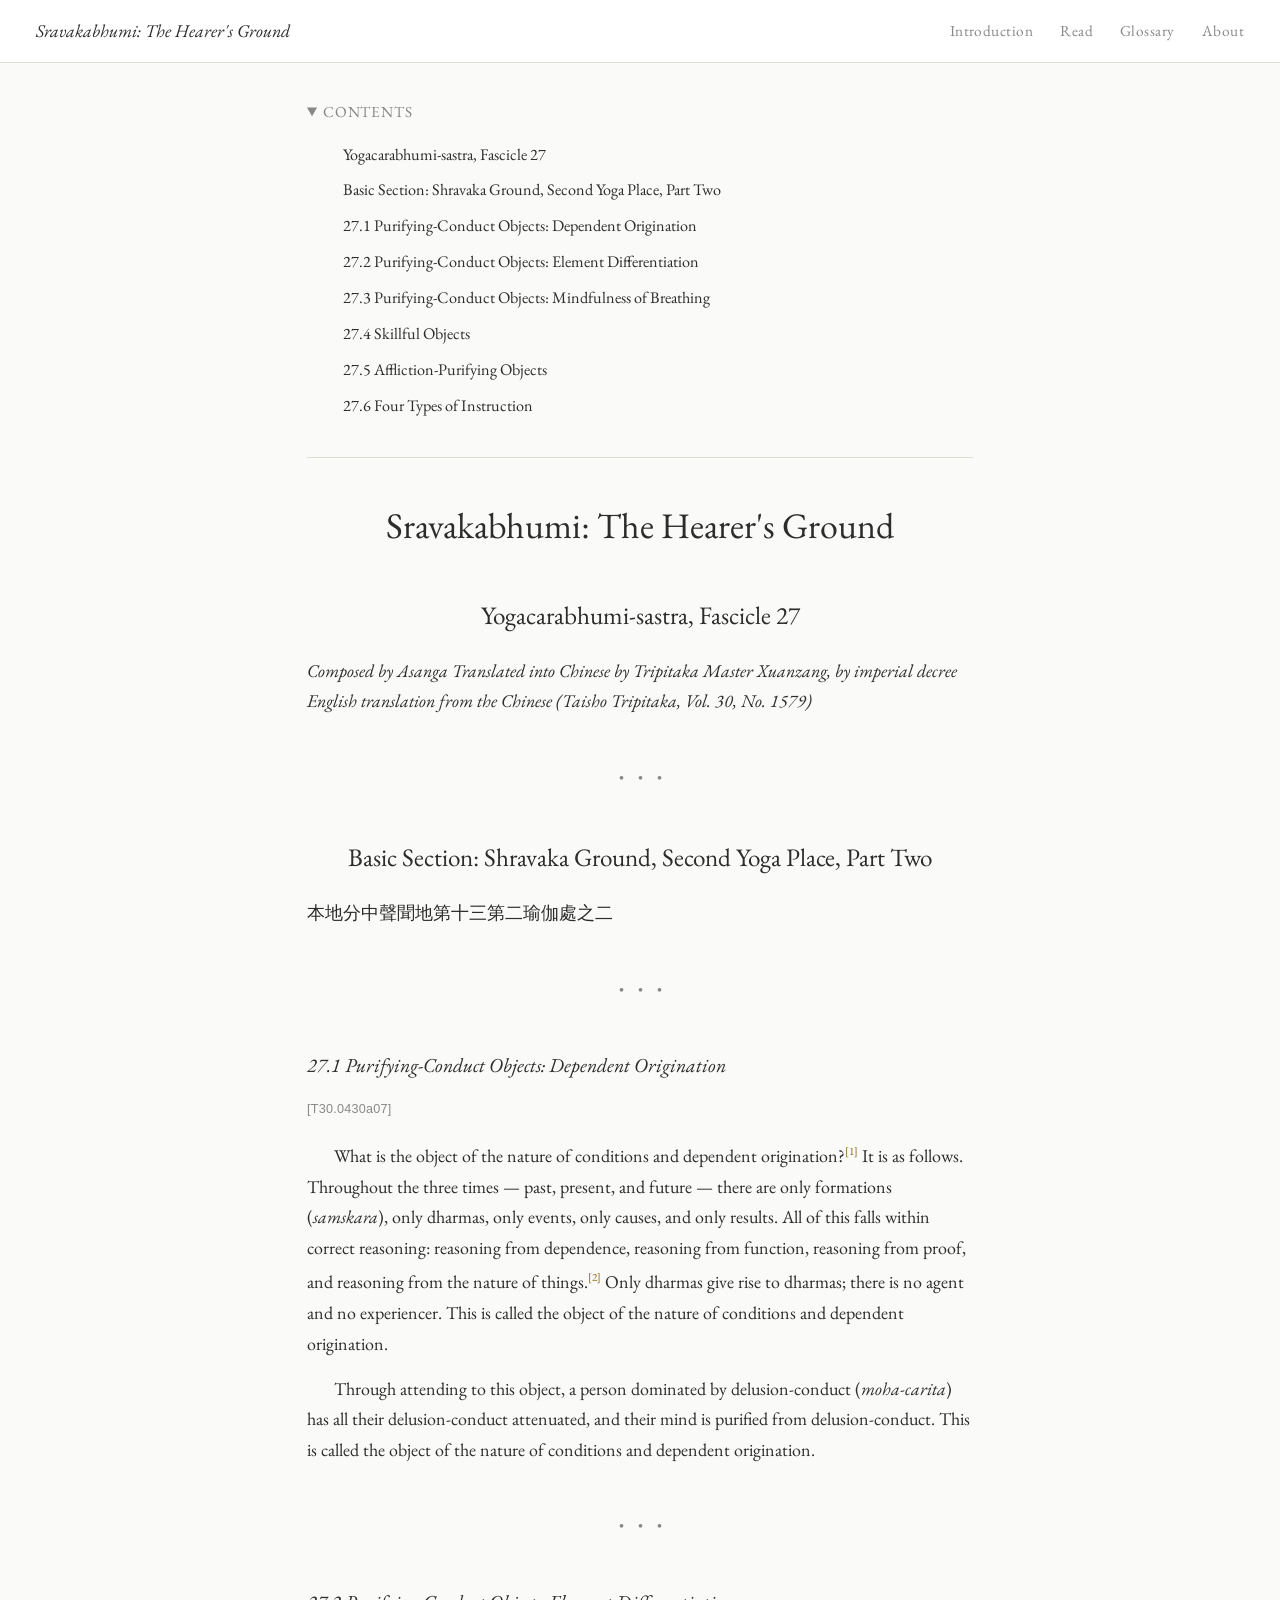
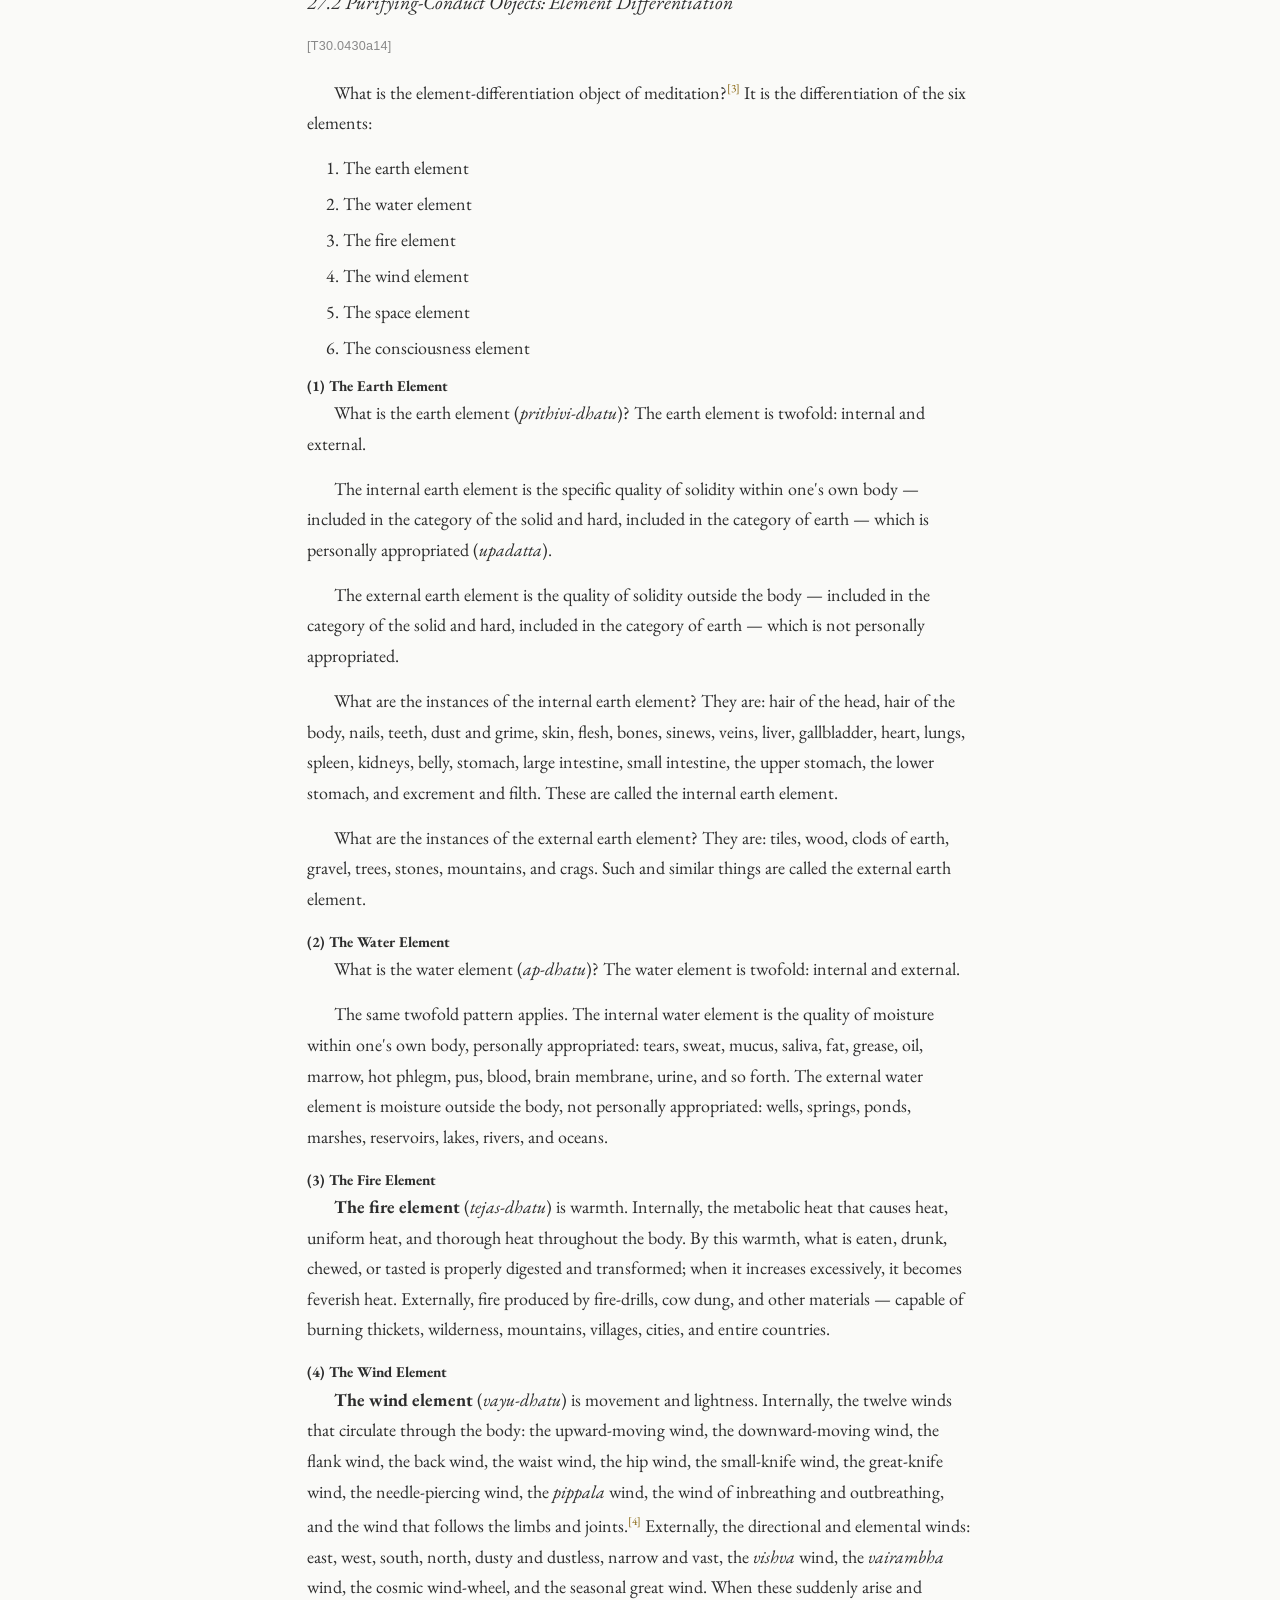
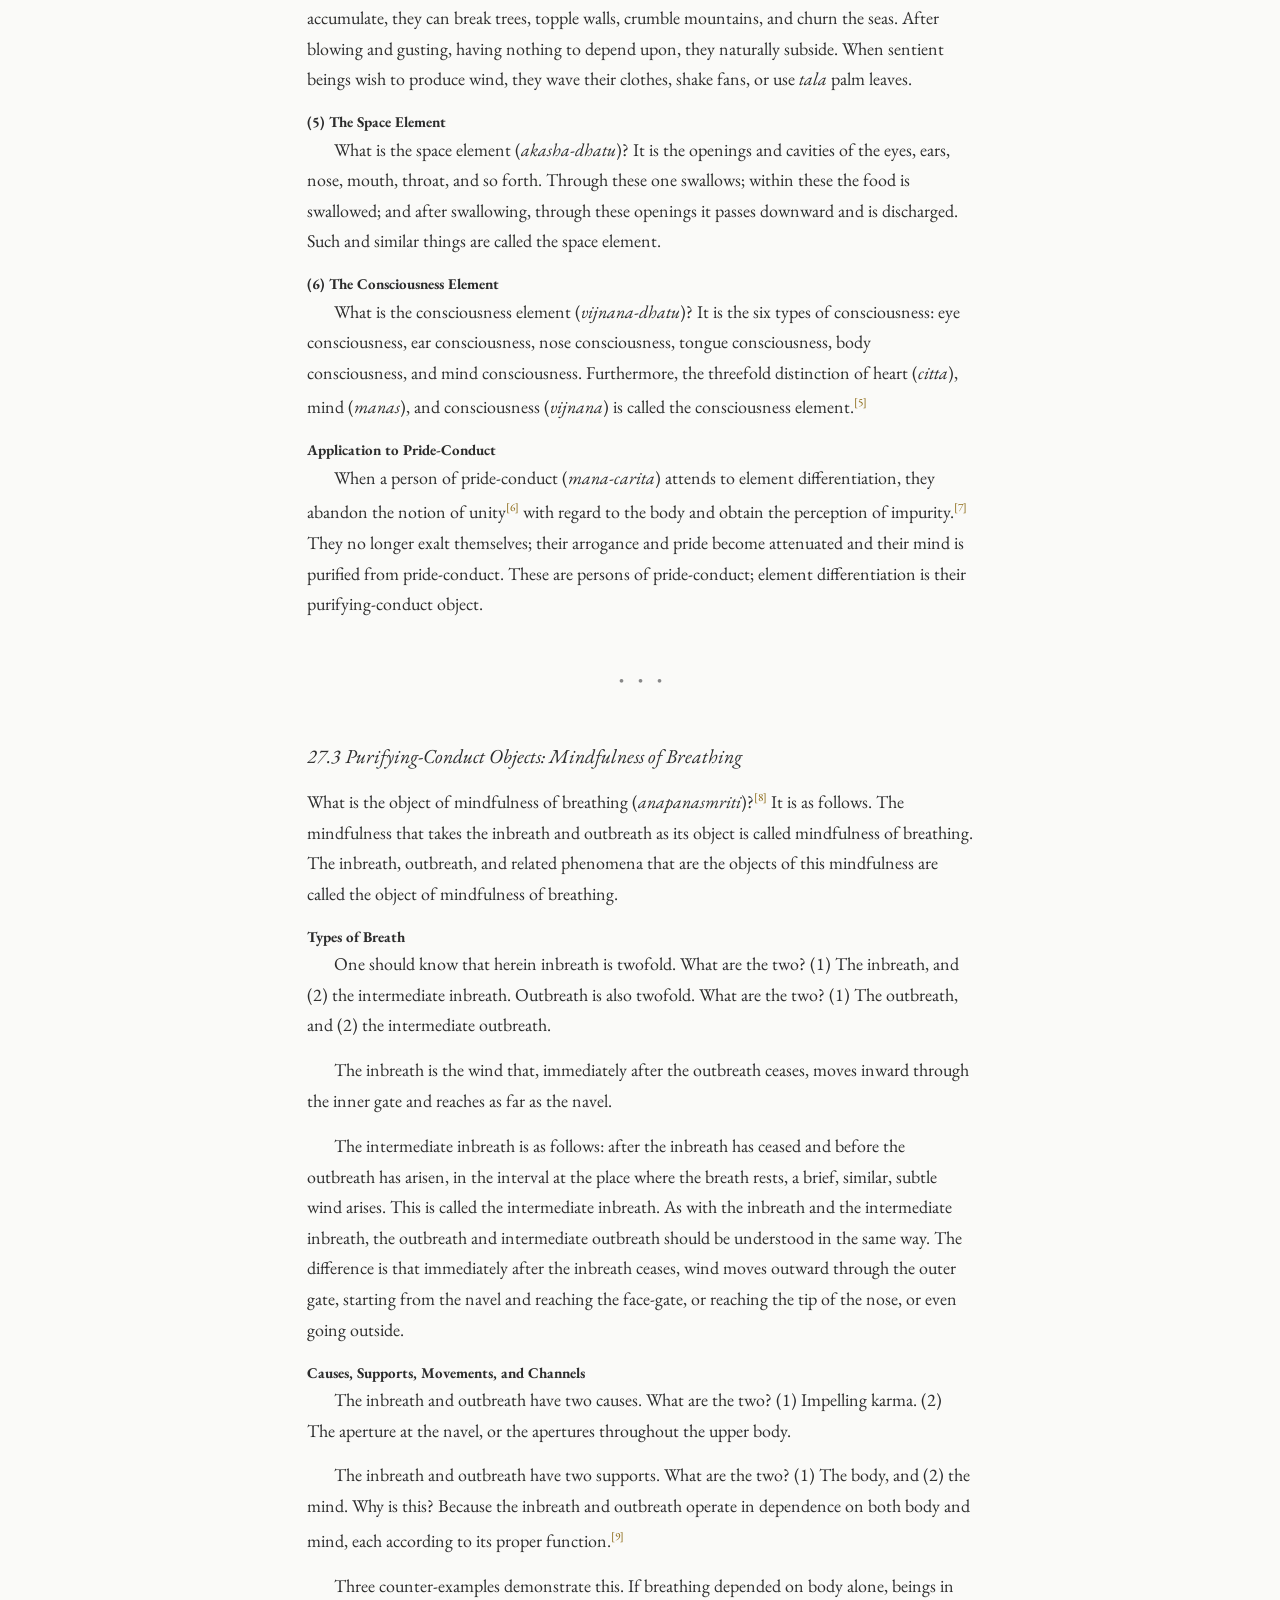
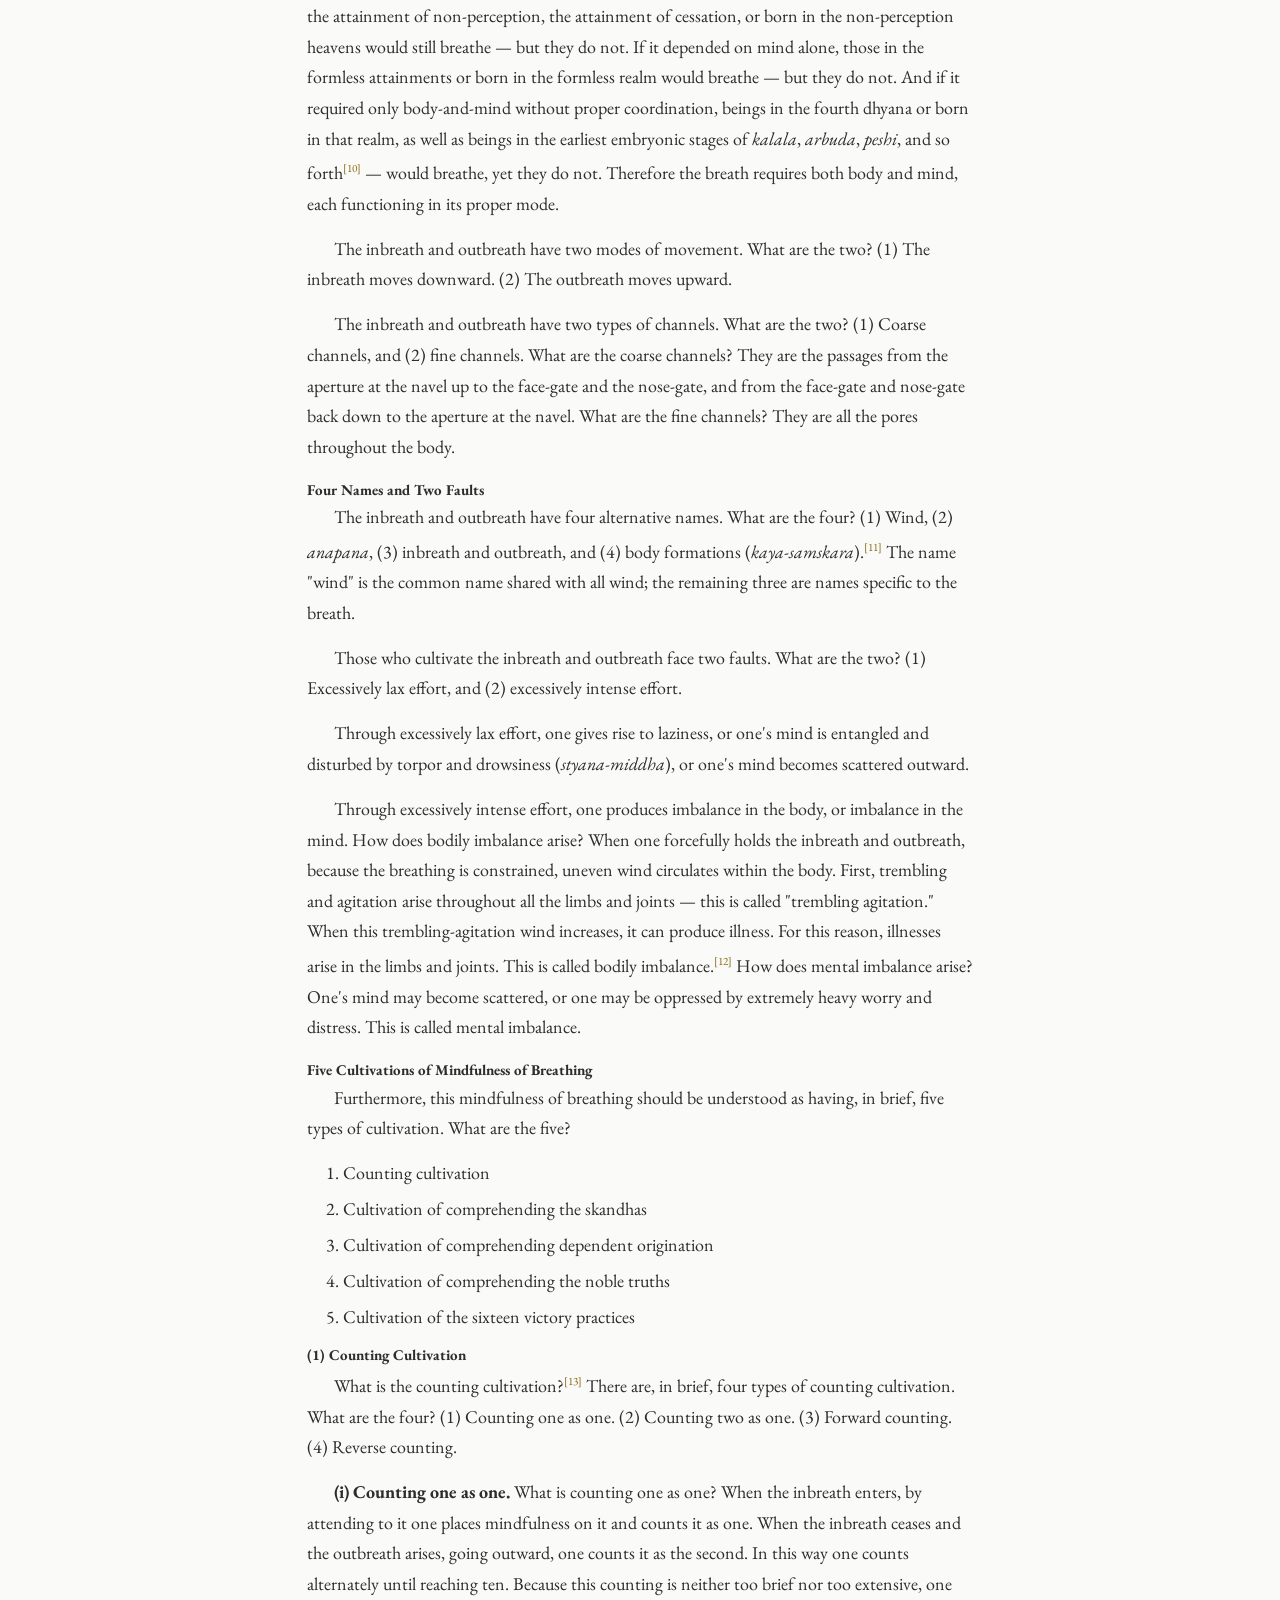
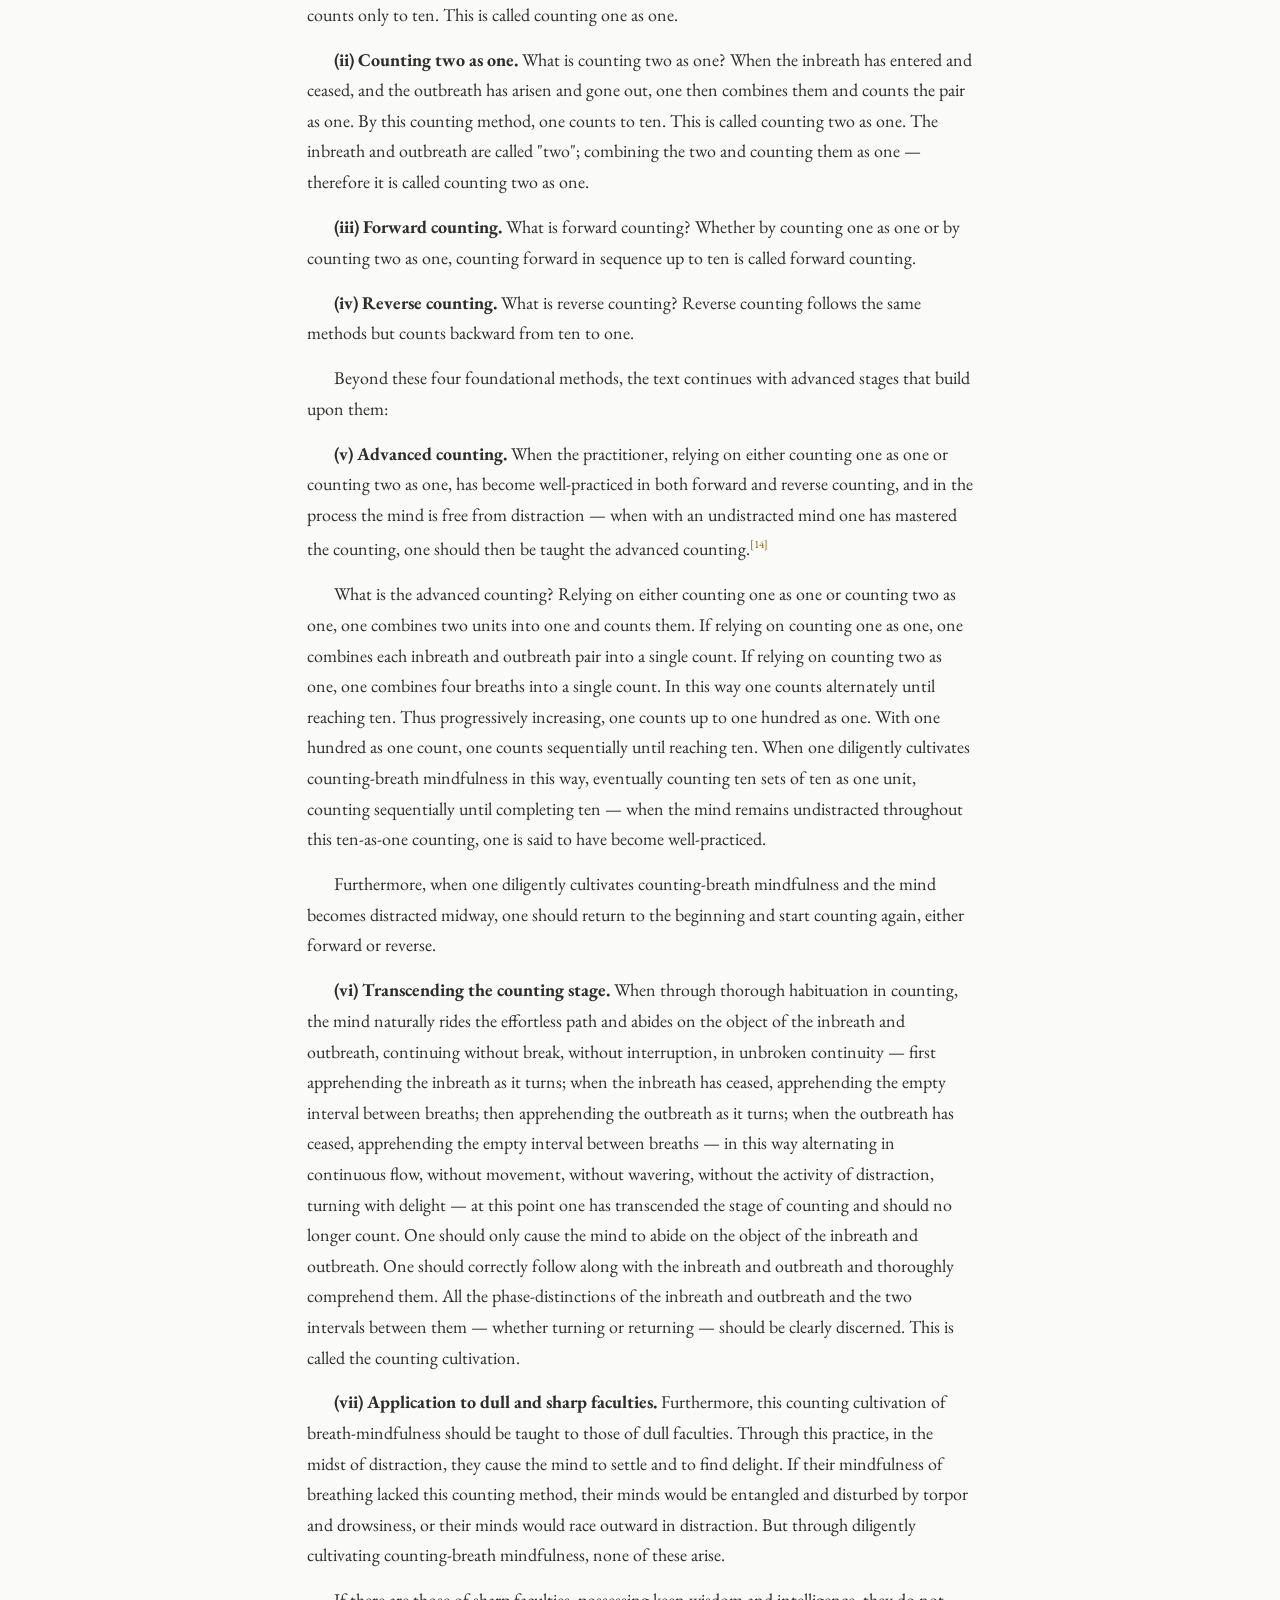
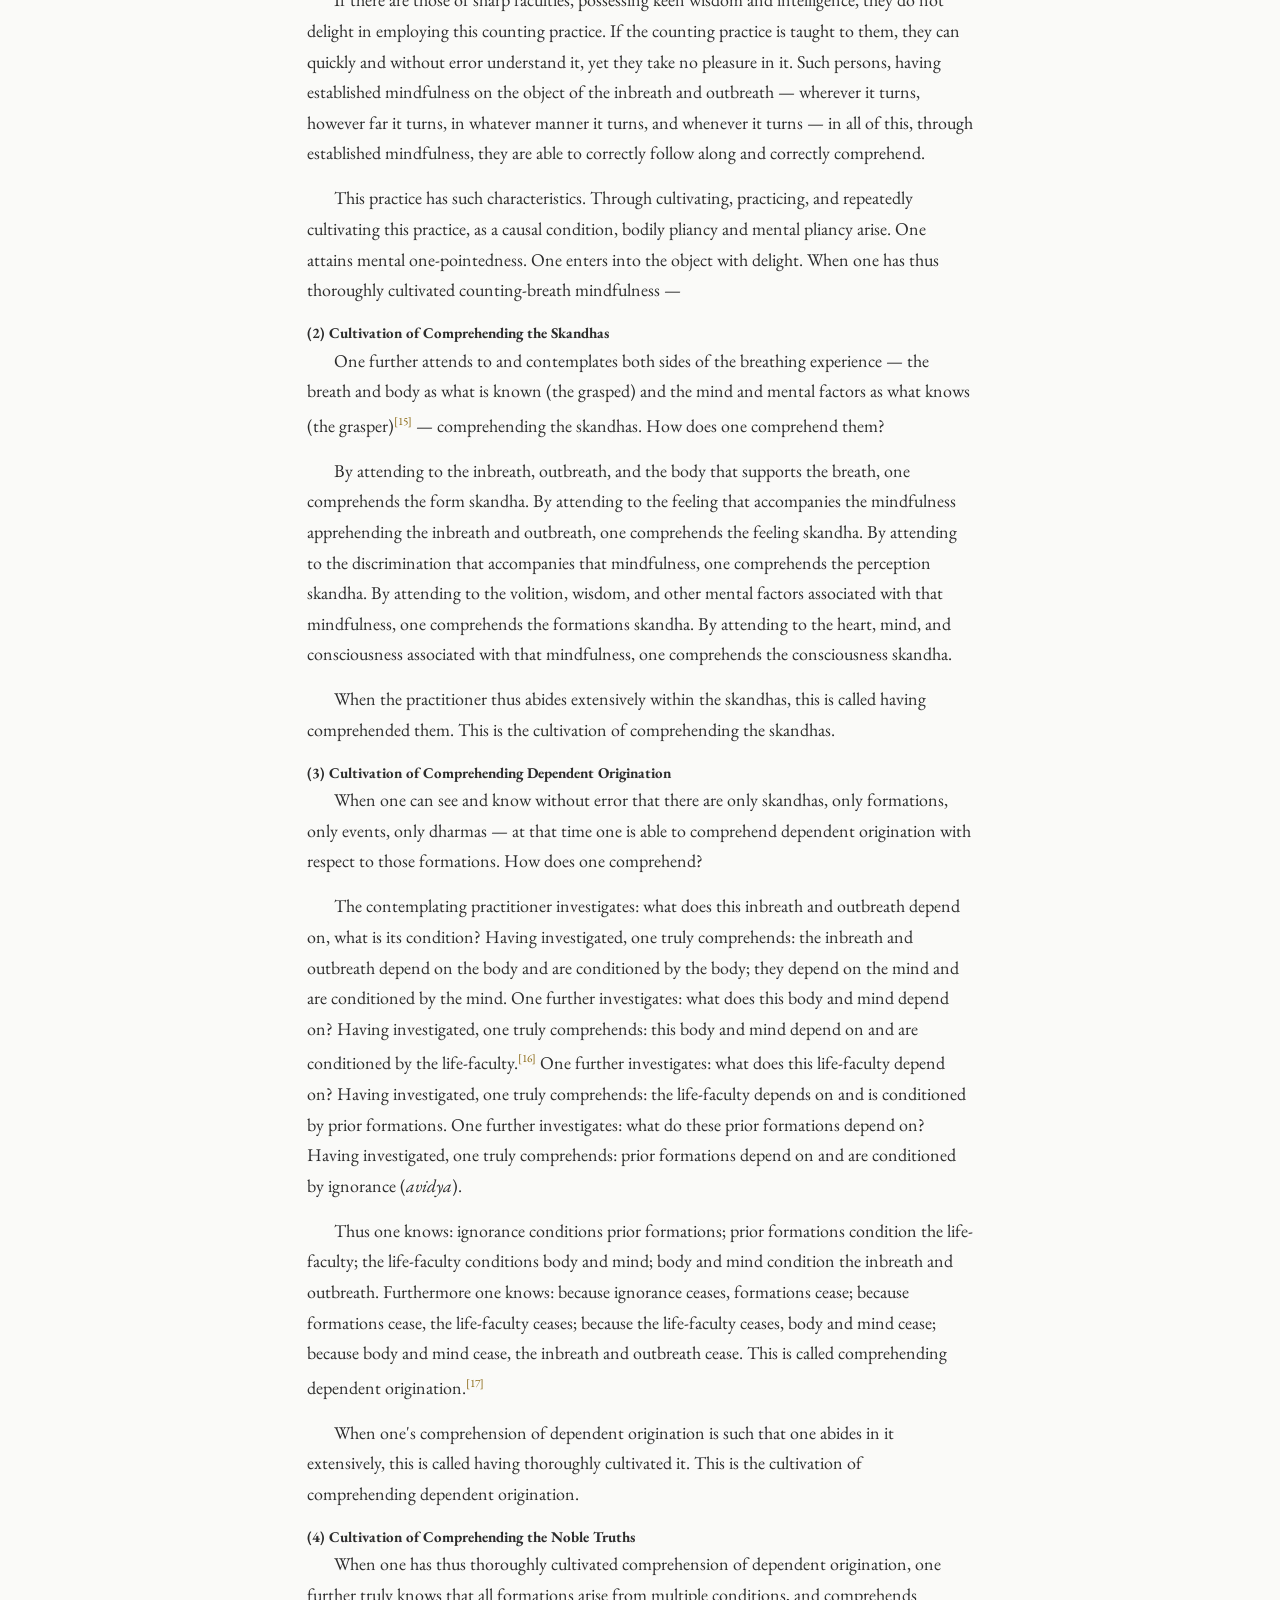
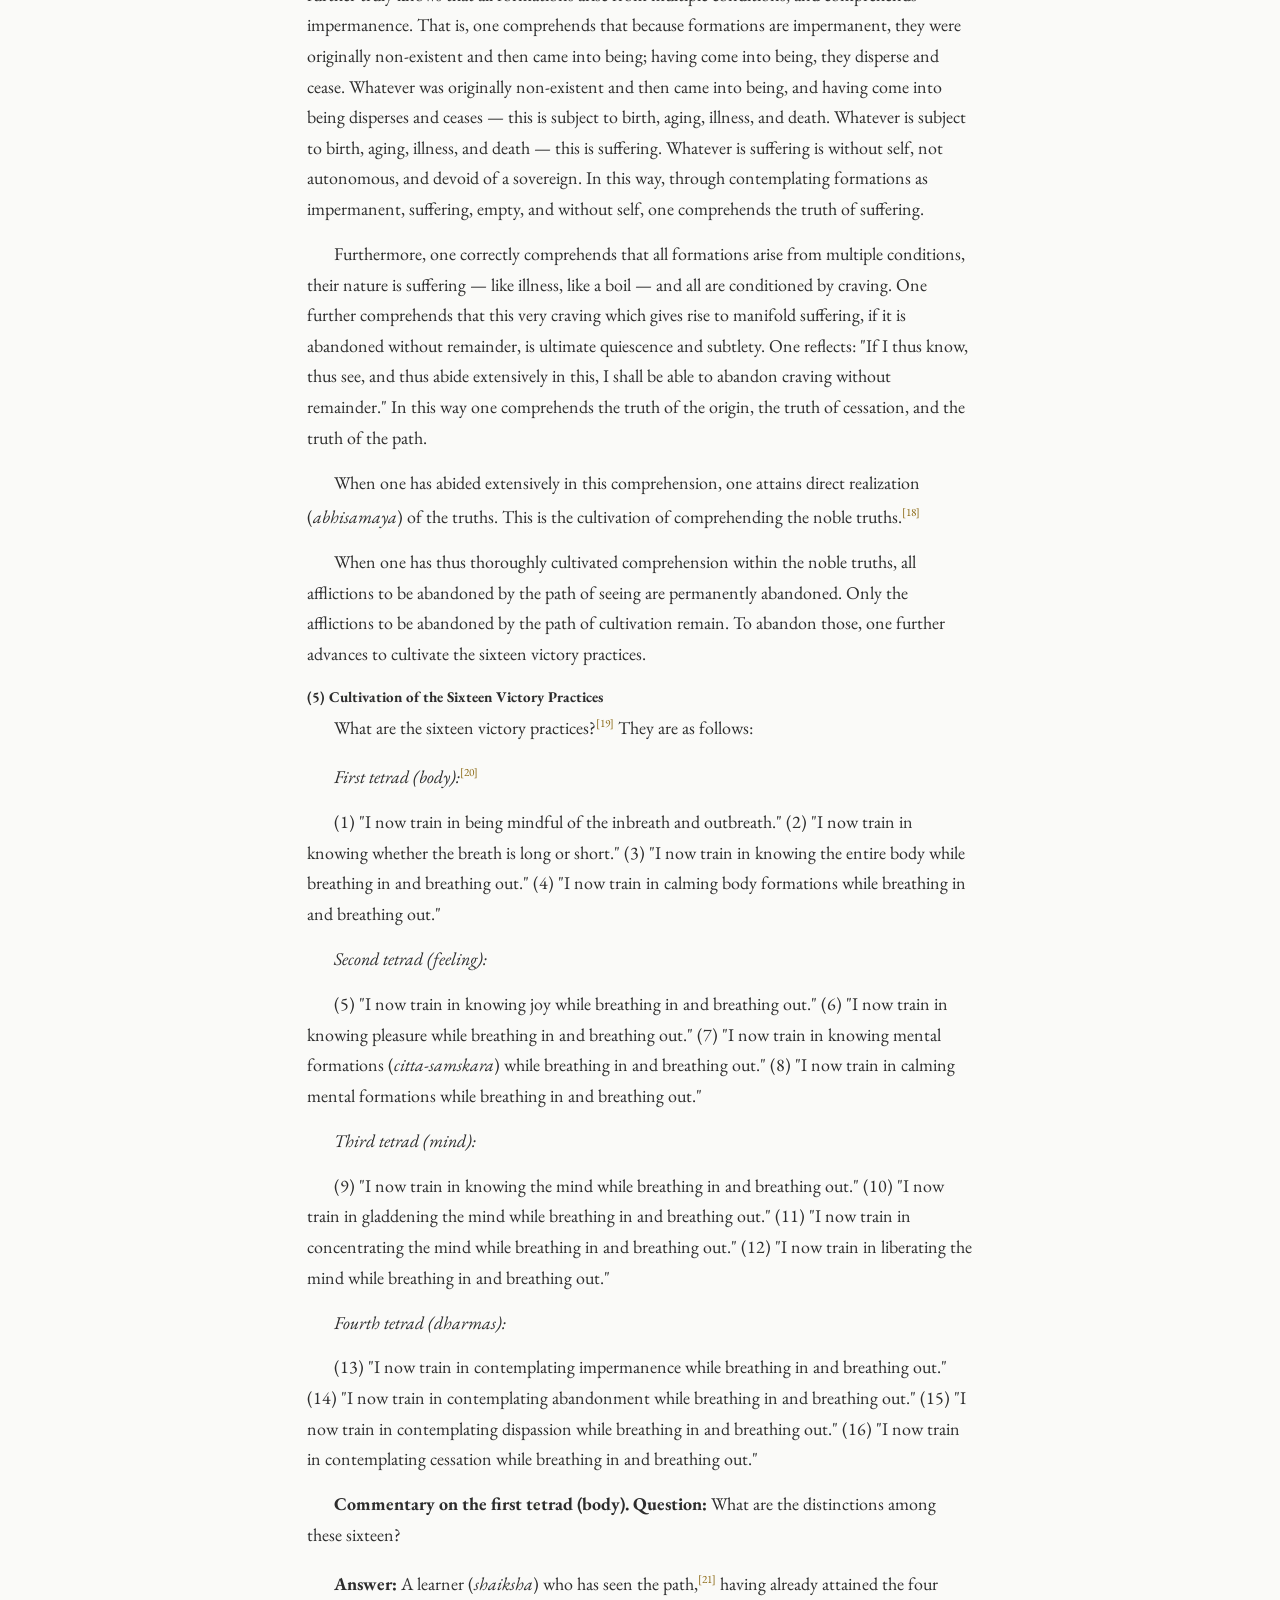
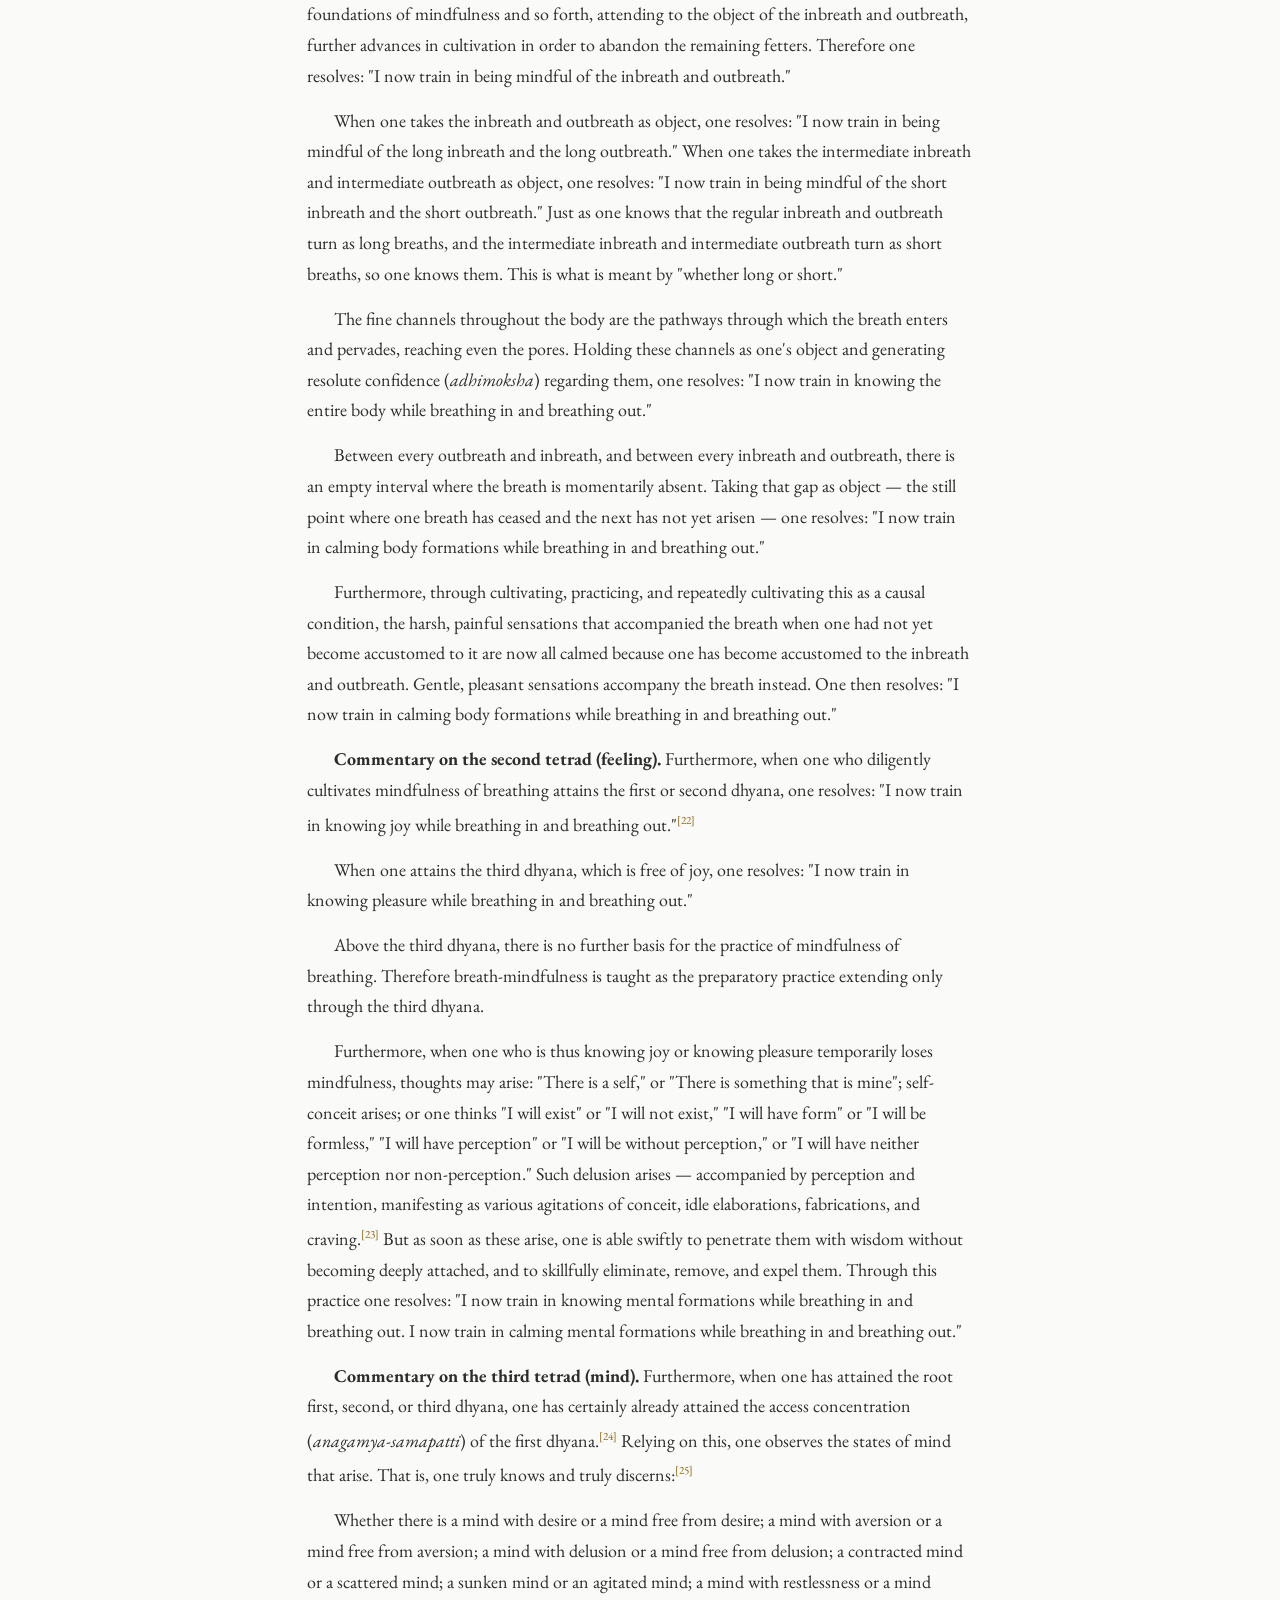
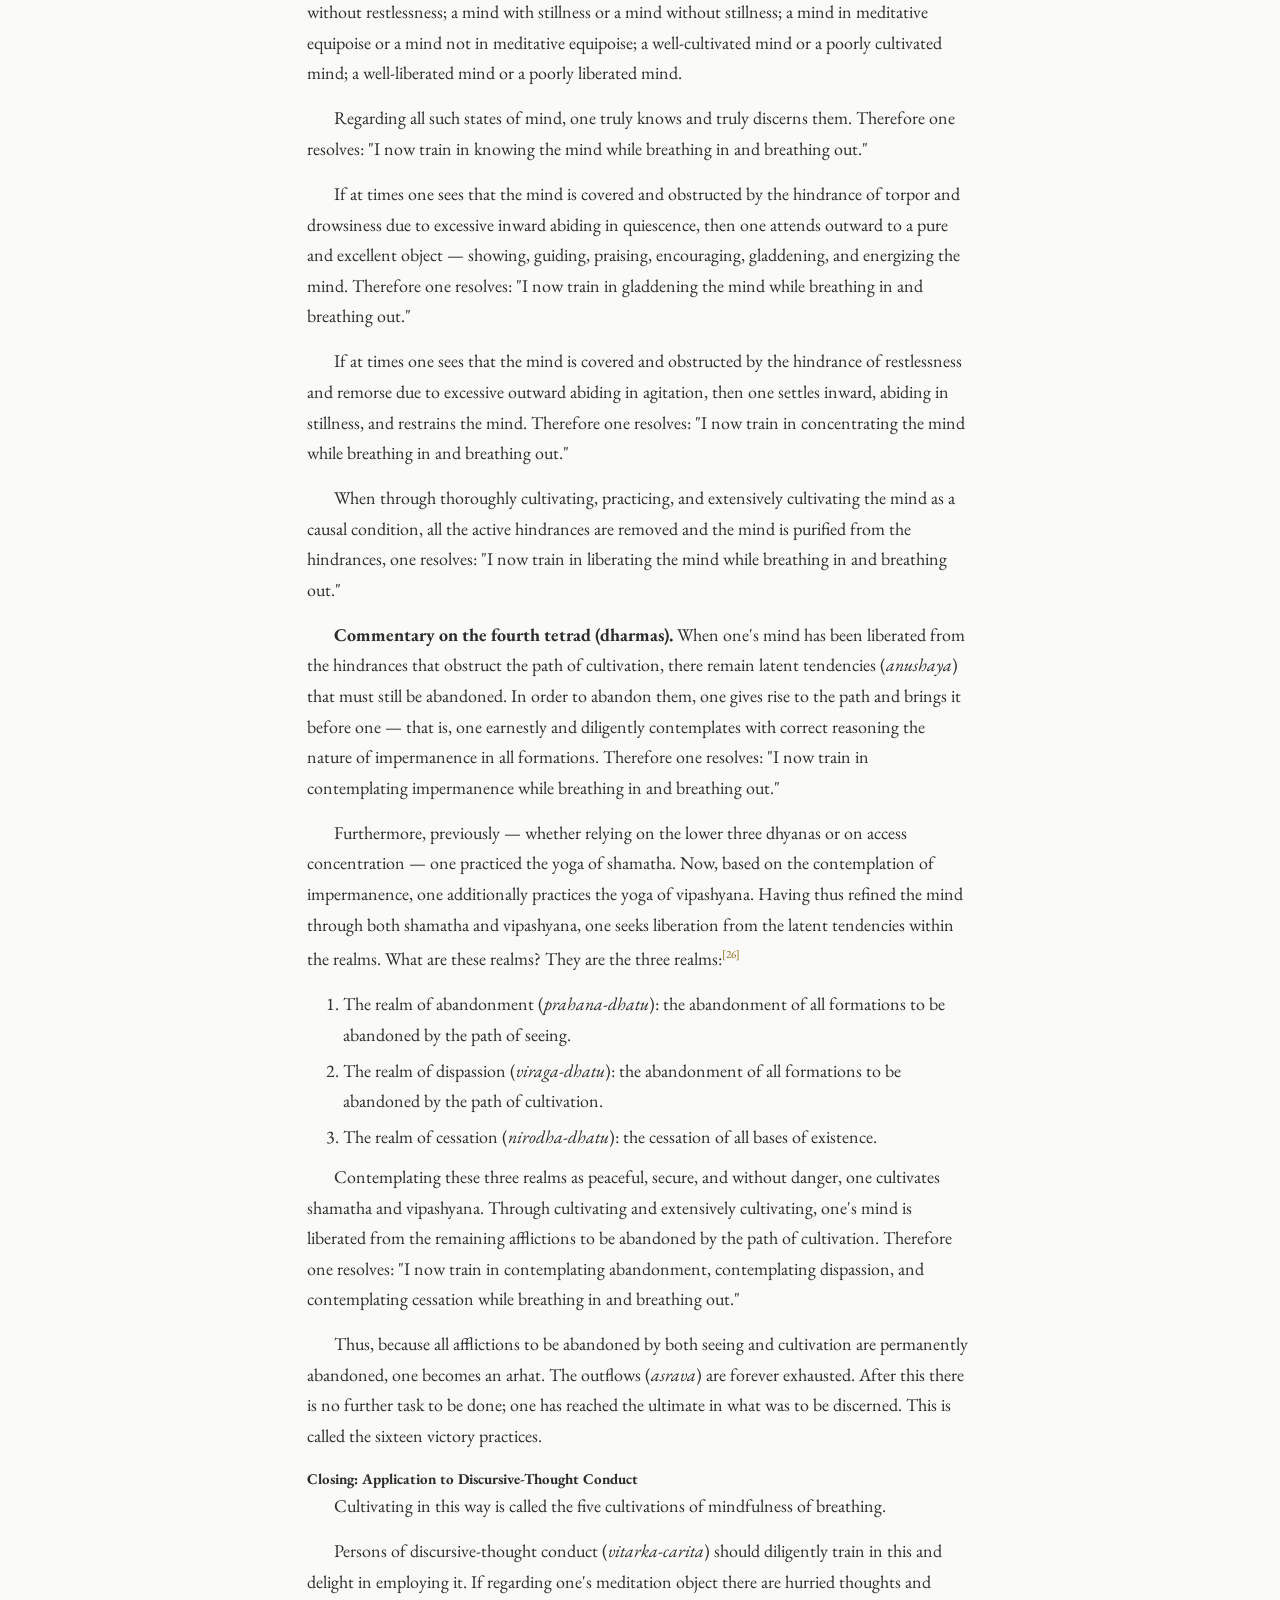
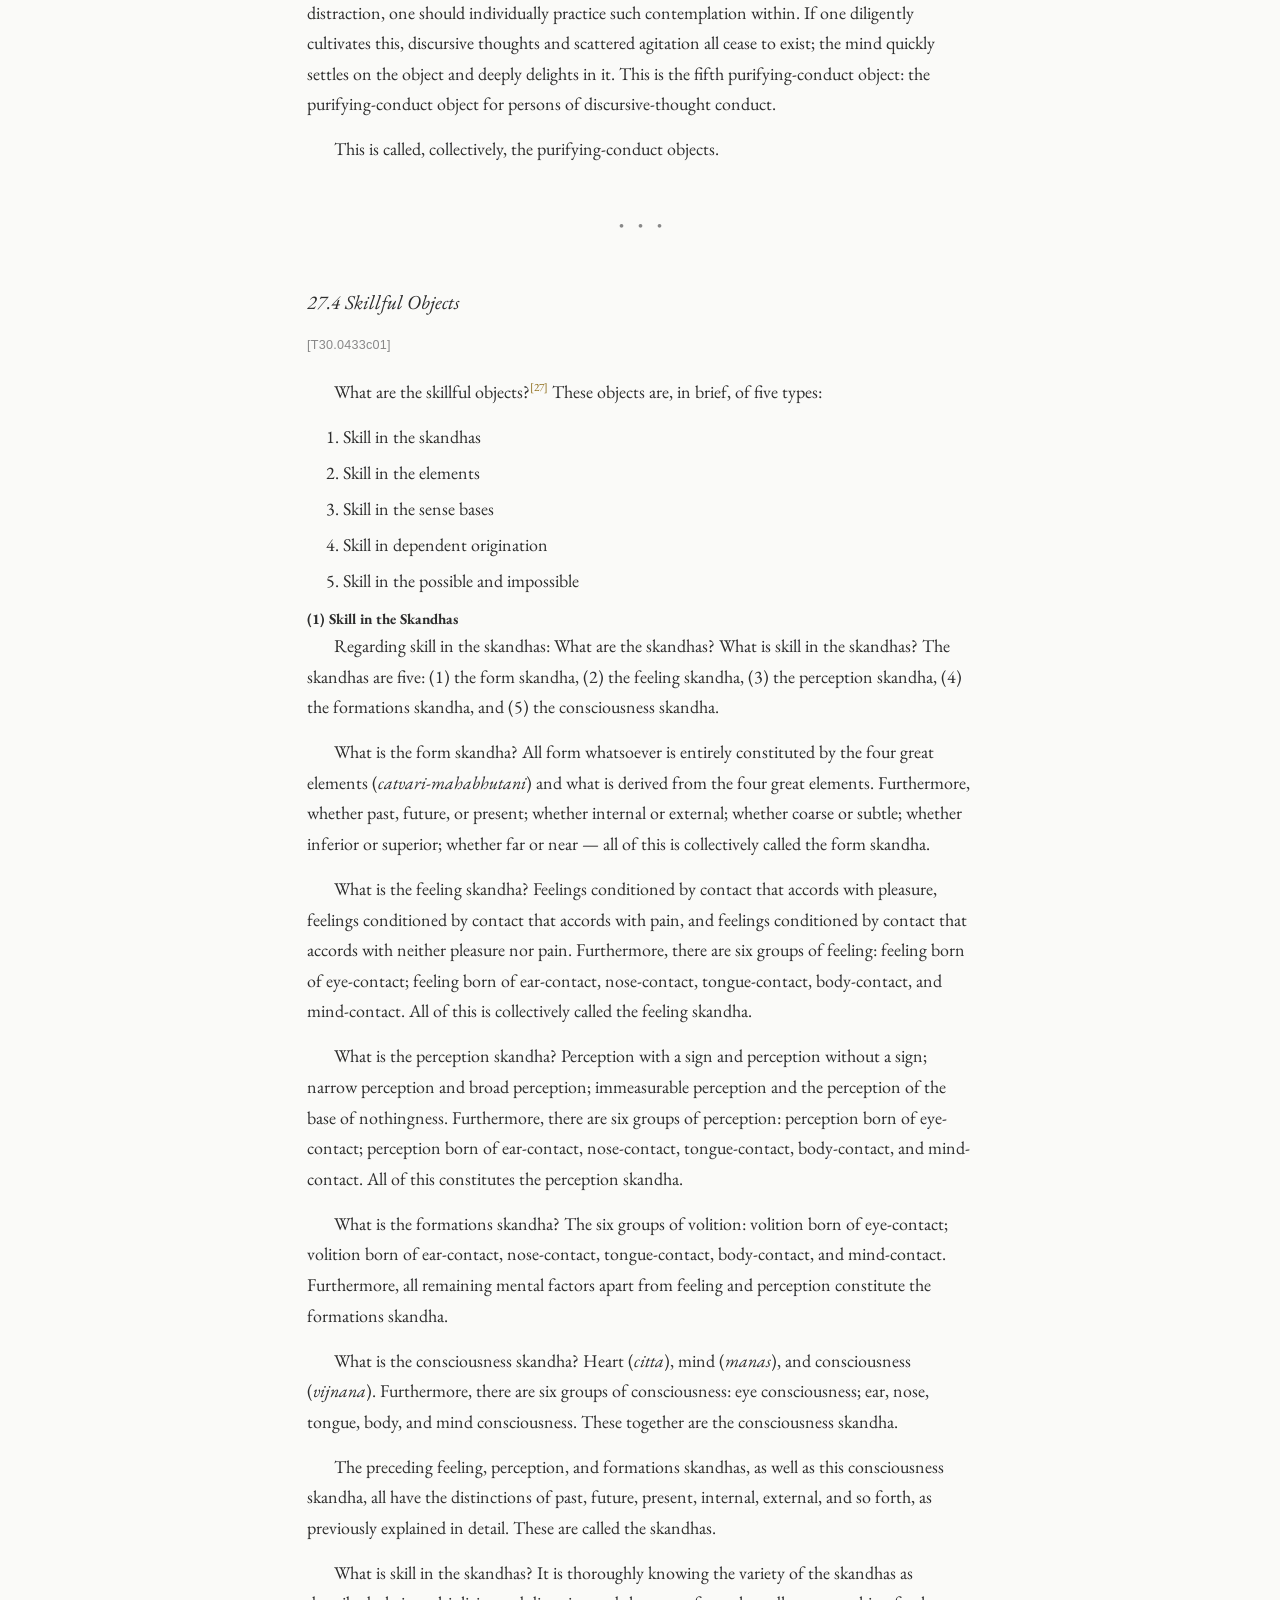
<file: docs/fascicle-27.html>
<!DOCTYPE html>
<html lang="en">
<head>
  <meta charset="UTF-8">
  <meta name="viewport" content="width=device-width, initial-scale=1.0">
  <title>Fascicle 27 — The Second Yoga Place, Part 2 — Sravakabhumi</title>
  <link rel="preconnect" href="https://fonts.googleapis.com">
  <link rel="preconnect" href="https://fonts.gstatic.com" crossorigin>
  <link href="https://fonts.googleapis.com/css2?family=EB+Garamond:ital,wght@0,400;0,700;1,400;1,700&display=swap" rel="stylesheet">
  <link rel="stylesheet" href="style.css">
</head>
<body>
  <nav class="top-nav">
    <a href="index.html" class="nav-title">Sravakabhumi: The Hearer's Ground</a>
    <div class="nav-links">
      <a href="introduction.html">Introduction</a>
      <a href="index.html#read">Read</a>
      <a href="glossary.html">Glossary</a>
      <a href="methodology.html">About</a>
    </div>
  </nav>

  <main class="content">
    
    <aside class="page-toc">
      <details open>
        <summary>Contents</summary>
        <ul>
<li><a href="#yogacarabhumi-sastra-fascicle-27">Yogacarabhumi-sastra, Fascicle 27</a></li>
<li><a href="#basic-section-shravaka-ground-second-yoga-place-part-two">Basic Section: Shravaka Ground, Second Yoga Place, Part Two</a></li>
  <li><a href="#271-purifying-conduct-objects-dependent-origination">27.1 Purifying-Conduct Objects: Dependent Origination</a></li>
  <li><a href="#272-purifying-conduct-objects-element-differentiation">27.2 Purifying-Conduct Objects: Element Differentiation</a></li>
  <li><a href="#273-purifying-conduct-objects-mindfulness-of-breathing">27.3 Purifying-Conduct Objects: Mindfulness of Breathing</a></li>
  <li><a href="#274-skillful-objects">27.4 Skillful Objects</a></li>
  <li><a href="#275-affliction-purifying-objects">27.5 Affliction-Purifying Objects</a></li>
  <li><a href="#276-four-types-of-instruction">27.6 Four Types of Instruction</a></li>
</ul>
      </details>
    </aside>
    

    <article>
      <h1>Sravakabhumi: The Hearer's Ground</h1>
<h2 id="yogacarabhumi-sastra-fascicle-27">Yogacarabhumi-sastra, Fascicle 27</h2>
<p><em>Composed by Asanga</em>
<em>Translated into Chinese by Tripitaka Master Xuanzang, by imperial decree</em>
<em>English translation from the Chinese (Taisho Tripitaka, Vol. 30, No. 1579)</em></p>
<hr />
<h2 id="basic-section-shravaka-ground-second-yoga-place-part-two">Basic Section: Shravaka Ground, Second Yoga Place, Part Two</h2>
<p>本地分中聲聞地第十三第二瑜伽處之二</p>
<hr />
<h3 id="271-purifying-conduct-objects-dependent-origination">27.1 Purifying-Conduct Objects: Dependent Origination</h3>
<p><span class="taisho-ref">[T30.0430a07]</span></p>
<p>What is the object of the nature of conditions and dependent origination?<sup class="footnote-ref"><a href="#fn1" id="fnref1">[1]</a></sup> It is as follows. Throughout the three times — past, present, and future — there are only formations (<em>samskara</em>), only dharmas, only events, only causes, and only results. All of this falls within correct reasoning: reasoning from dependence, reasoning from function, reasoning from proof, and reasoning from the nature of things.<sup class="footnote-ref"><a href="#fn2" id="fnref2">[2]</a></sup> Only dharmas give rise to dharmas; there is no agent and no experiencer. This is called the object of the nature of conditions and dependent origination.</p>
<p>Through attending to this object, a person dominated by delusion-conduct (<em>moha-carita</em>) has all their delusion-conduct attenuated, and their mind is purified from delusion-conduct. This is called the object of the nature of conditions and dependent origination.</p>
<hr />
<h3 id="272-purifying-conduct-objects-element-differentiation">27.2 Purifying-Conduct Objects: Element Differentiation</h3>
<p><span class="taisho-ref">[T30.0430a14]</span></p>
<p>What is the element-differentiation object of meditation?<sup class="footnote-ref"><a href="#fn3" id="fnref3">[3]</a></sup> It is the differentiation of the six elements:</p>
<ol>
<li>The earth element</li>
<li>The water element</li>
<li>The fire element</li>
<li>The wind element</li>
<li>The space element</li>
<li>The consciousness element</li>
</ol>
<h5>(1) The Earth Element</h5>
<p>What is the earth element (<em>prithivi-dhatu</em>)? The earth element is twofold: internal and external.</p>
<p>The internal earth element is the specific quality of solidity within one's own body — included in the category of the solid and hard, included in the category of earth — which is personally appropriated (<em>upadatta</em>).</p>
<p>The external earth element is the quality of solidity outside the body — included in the category of the solid and hard, included in the category of earth — which is not personally appropriated.</p>
<p>What are the instances of the internal earth element? They are: hair of the head, hair of the body, nails, teeth, dust and grime, skin, flesh, bones, sinews, veins, liver, gallbladder, heart, lungs, spleen, kidneys, belly, stomach, large intestine, small intestine, the upper stomach, the lower stomach, and excrement and filth. These are called the internal earth element.</p>
<p>What are the instances of the external earth element? They are: tiles, wood, clods of earth, gravel, trees, stones, mountains, and crags. Such and similar things are called the external earth element.</p>
<h5>(2) The Water Element</h5>
<p>What is the water element (<em>ap-dhatu</em>)? The water element is twofold: internal and external.</p>
<p>The same twofold pattern applies. The internal water element is the quality of moisture within one's own body, personally appropriated: tears, sweat, mucus, saliva, fat, grease, oil, marrow, hot phlegm, pus, blood, brain membrane, urine, and so forth. The external water element is moisture outside the body, not personally appropriated: wells, springs, ponds, marshes, reservoirs, lakes, rivers, and oceans.</p>
<h5>(3) The Fire Element</h5>
<p><strong>The fire element</strong> (<em>tejas-dhatu</em>) is warmth. Internally, the metabolic heat that causes heat, uniform heat, and thorough heat throughout the body. By this warmth, what is eaten, drunk, chewed, or tasted is properly digested and transformed; when it increases excessively, it becomes feverish heat. Externally, fire produced by fire-drills, cow dung, and other materials — capable of burning thickets, wilderness, mountains, villages, cities, and entire countries.</p>
<h5>(4) The Wind Element</h5>
<p><strong>The wind element</strong> (<em>vayu-dhatu</em>) is movement and lightness. Internally, the twelve winds that circulate through the body: the upward-moving wind, the downward-moving wind, the flank wind, the back wind, the waist wind, the hip wind, the small-knife wind, the great-knife wind, the needle-piercing wind, the <em>pippala</em> wind, the wind of inbreathing and outbreathing, and the wind that follows the limbs and joints.<sup class="footnote-ref"><a href="#fn4" id="fnref4">[4]</a></sup> Externally, the directional and elemental winds: east, west, south, north, dusty and dustless, narrow and vast, the <em>vishva</em> wind, the <em>vairambha</em> wind, the cosmic wind-wheel, and the seasonal great wind. When these suddenly arise and accumulate, they can break trees, topple walls, crumble mountains, and churn the seas. After blowing and gusting, having nothing to depend upon, they naturally subside. When sentient beings wish to produce wind, they wave their clothes, shake fans, or use <em>tala</em> palm leaves.</p>
<h5>(5) The Space Element</h5>
<p>What is the space element (<em>akasha-dhatu</em>)? It is the openings and cavities of the eyes, ears, nose, mouth, throat, and so forth. Through these one swallows; within these the food is swallowed; and after swallowing, through these openings it passes downward and is discharged. Such and similar things are called the space element.</p>
<h5>(6) The Consciousness Element</h5>
<p>What is the consciousness element (<em>vijnana-dhatu</em>)? It is the six types of consciousness: eye consciousness, ear consciousness, nose consciousness, tongue consciousness, body consciousness, and mind consciousness. Furthermore, the threefold distinction of heart (<em>citta</em>), mind (<em>manas</em>), and consciousness (<em>vijnana</em>) is called the consciousness element.<sup class="footnote-ref"><a href="#fn5" id="fnref5">[5]</a></sup></p>
<h5>Application to Pride-Conduct</h5>
<p>When a person of pride-conduct (<em>mana-carita</em>) attends to element differentiation, they abandon the notion of unity<sup class="footnote-ref"><a href="#fn6" id="fnref6">[6]</a></sup> with regard to the body and obtain the perception of impurity.<sup class="footnote-ref"><a href="#fn7" id="fnref7">[7]</a></sup> They no longer exalt themselves; their arrogance and pride become attenuated and their mind is purified from pride-conduct. These are persons of pride-conduct; element differentiation is their purifying-conduct object.</p>
<hr />
<h3 id="273-purifying-conduct-objects-mindfulness-of-breathing">27.3 Purifying-Conduct Objects: Mindfulness of Breathing</h3>
<p>What is the object of mindfulness of breathing (<em>anapanasmriti</em>)?<sup class="footnote-ref"><a href="#fn8" id="fnref8">[8]</a></sup> It is as follows. The mindfulness that takes the inbreath and outbreath as its object is called mindfulness of breathing. The inbreath, outbreath, and related phenomena that are the objects of this mindfulness are called the object of mindfulness of breathing.</p>
<h5>Types of Breath</h5>
<p>One should know that herein inbreath is twofold. What are the two? (1) The inbreath, and (2) the intermediate inbreath. Outbreath is also twofold. What are the two? (1) The outbreath, and (2) the intermediate outbreath.</p>
<p>The inbreath is the wind that, immediately after the outbreath ceases, moves inward through the inner gate and reaches as far as the navel.</p>
<p>The intermediate inbreath is as follows: after the inbreath has ceased and before the outbreath has arisen, in the interval at the place where the breath rests, a brief, similar, subtle wind arises. This is called the intermediate inbreath. As with the inbreath and the intermediate inbreath, the outbreath and intermediate outbreath should be understood in the same way. The difference is that immediately after the inbreath ceases, wind moves outward through the outer gate, starting from the navel and reaching the face-gate, or reaching the tip of the nose, or even going outside.</p>
<h5>Causes, Supports, Movements, and Channels</h5>
<p>The inbreath and outbreath have two causes. What are the two? (1) Impelling karma. (2) The aperture at the navel, or the apertures throughout the upper body.</p>
<p>The inbreath and outbreath have two supports. What are the two? (1) The body, and (2) the mind. Why is this? Because the inbreath and outbreath operate in dependence on both body and mind, each according to its proper function.<sup class="footnote-ref"><a href="#fn9" id="fnref9">[9]</a></sup></p>
<p>Three counter-examples demonstrate this. If breathing depended on body alone, beings in the attainment of non-perception, the attainment of cessation, or born in the non-perception heavens would still breathe — but they do not. If it depended on mind alone, those in the formless attainments or born in the formless realm would breathe — but they do not. And if it required only body-and-mind without proper coordination, beings in the fourth dhyana or born in that realm, as well as beings in the earliest embryonic stages of <em>kalala</em>, <em>arbuda</em>, <em>peshi</em>, and so forth<sup class="footnote-ref"><a href="#fn10" id="fnref10">[10]</a></sup> — would breathe, yet they do not. Therefore the breath requires both body and mind, each functioning in its proper mode.</p>
<p>The inbreath and outbreath have two modes of movement. What are the two? (1) The inbreath moves downward. (2) The outbreath moves upward.</p>
<p>The inbreath and outbreath have two types of channels. What are the two? (1) Coarse channels, and (2) fine channels. What are the coarse channels? They are the passages from the aperture at the navel up to the face-gate and the nose-gate, and from the face-gate and nose-gate back down to the aperture at the navel. What are the fine channels? They are all the pores throughout the body.</p>
<h5>Four Names and Two Faults</h5>
<p>The inbreath and outbreath have four alternative names. What are the four? (1) Wind, (2) <em>anapana</em>, (3) inbreath and outbreath, and (4) body formations (<em>kaya-samskara</em>).<sup class="footnote-ref"><a href="#fn11" id="fnref11">[11]</a></sup> The name &quot;wind&quot; is the common name shared with all wind; the remaining three are names specific to the breath.</p>
<p>Those who cultivate the inbreath and outbreath face two faults. What are the two? (1) Excessively lax effort, and (2) excessively intense effort.</p>
<p>Through excessively lax effort, one gives rise to laziness, or one's mind is entangled and disturbed by torpor and drowsiness (<em>styana-middha</em>), or one's mind becomes scattered outward.</p>
<p>Through excessively intense effort, one produces imbalance in the body, or imbalance in the mind. How does bodily imbalance arise? When one forcefully holds the inbreath and outbreath, because the breathing is constrained, uneven wind circulates within the body. First, trembling and agitation arise throughout all the limbs and joints — this is called &quot;trembling agitation.&quot; When this trembling-agitation wind increases, it can produce illness. For this reason, illnesses arise in the limbs and joints. This is called bodily imbalance.<sup class="footnote-ref"><a href="#fn12" id="fnref12">[12]</a></sup> How does mental imbalance arise? One's mind may become scattered, or one may be oppressed by extremely heavy worry and distress. This is called mental imbalance.</p>
<h5>Five Cultivations of Mindfulness of Breathing</h5>
<p>Furthermore, this mindfulness of breathing should be understood as having, in brief, five types of cultivation. What are the five?</p>
<ol>
<li>Counting cultivation</li>
<li>Cultivation of comprehending the skandhas</li>
<li>Cultivation of comprehending dependent origination</li>
<li>Cultivation of comprehending the noble truths</li>
<li>Cultivation of the sixteen victory practices</li>
</ol>
<h5>(1) Counting Cultivation</h5>
<p>What is the counting cultivation?<sup class="footnote-ref"><a href="#fn13" id="fnref13">[13]</a></sup> There are, in brief, four types of counting cultivation. What are the four? (1) Counting one as one. (2) Counting two as one. (3) Forward counting. (4) Reverse counting.</p>
<p><strong>(i) Counting one as one.</strong> What is counting one as one? When the inbreath enters, by attending to it one places mindfulness on it and counts it as one. When the inbreath ceases and the outbreath arises, going outward, one counts it as the second. In this way one counts alternately until reaching ten. Because this counting is neither too brief nor too extensive, one counts only to ten. This is called counting one as one.</p>
<p><strong>(ii) Counting two as one.</strong> What is counting two as one? When the inbreath has entered and ceased, and the outbreath has arisen and gone out, one then combines them and counts the pair as one. By this counting method, one counts to ten. This is called counting two as one. The inbreath and outbreath are called &quot;two&quot;; combining the two and counting them as one — therefore it is called counting two as one.</p>
<p><strong>(iii) Forward counting.</strong> What is forward counting? Whether by counting one as one or by counting two as one, counting forward in sequence up to ten is called forward counting.</p>
<p><strong>(iv) Reverse counting.</strong> What is reverse counting? Reverse counting follows the same methods but counts backward from ten to one.</p>
<p>Beyond these four foundational methods, the text continues with advanced stages that build upon them:</p>
<p><strong>(v) Advanced counting.</strong> When the practitioner, relying on either counting one as one or counting two as one, has become well-practiced in both forward and reverse counting, and in the process the mind is free from distraction — when with an undistracted mind one has mastered the counting, one should then be taught the advanced counting.<sup class="footnote-ref"><a href="#fn14" id="fnref14">[14]</a></sup></p>
<p>What is the advanced counting? Relying on either counting one as one or counting two as one, one combines two units into one and counts them. If relying on counting one as one, one combines each inbreath and outbreath pair into a single count. If relying on counting two as one, one combines four breaths into a single count. In this way one counts alternately until reaching ten. Thus progressively increasing, one counts up to one hundred as one. With one hundred as one count, one counts sequentially until reaching ten. When one diligently cultivates counting-breath mindfulness in this way, eventually counting ten sets of ten as one unit, counting sequentially until completing ten — when the mind remains undistracted throughout this ten-as-one counting, one is said to have become well-practiced.</p>
<p>Furthermore, when one diligently cultivates counting-breath mindfulness and the mind becomes distracted midway, one should return to the beginning and start counting again, either forward or reverse.</p>
<p><strong>(vi) Transcending the counting stage.</strong> When through thorough habituation in counting, the mind naturally rides the effortless path and abides on the object of the inbreath and outbreath, continuing without break, without interruption, in unbroken continuity — first apprehending the inbreath as it turns; when the inbreath has ceased, apprehending the empty interval between breaths; then apprehending the outbreath as it turns; when the outbreath has ceased, apprehending the empty interval between breaths — in this way alternating in continuous flow, without movement, without wavering, without the activity of distraction, turning with delight — at this point one has transcended the stage of counting and should no longer count. One should only cause the mind to abide on the object of the inbreath and outbreath. One should correctly follow along with the inbreath and outbreath and thoroughly comprehend them. All the phase-distinctions of the inbreath and outbreath and the two intervals between them — whether turning or returning — should be clearly discerned. This is called the counting cultivation.</p>
<p><strong>(vii) Application to dull and sharp faculties.</strong> Furthermore, this counting cultivation of breath-mindfulness should be taught to those of dull faculties. Through this practice, in the midst of distraction, they cause the mind to settle and to find delight. If their mindfulness of breathing lacked this counting method, their minds would be entangled and disturbed by torpor and drowsiness, or their minds would race outward in distraction. But through diligently cultivating counting-breath mindfulness, none of these arise.</p>
<p>If there are those of sharp faculties, possessing keen wisdom and intelligence, they do not delight in employing this counting practice. If the counting practice is taught to them, they can quickly and without error understand it, yet they take no pleasure in it. Such persons, having established mindfulness on the object of the inbreath and outbreath — wherever it turns, however far it turns, in whatever manner it turns, and whenever it turns — in all of this, through established mindfulness, they are able to correctly follow along and correctly comprehend.</p>
<p>This practice has such characteristics. Through cultivating, practicing, and repeatedly cultivating this practice, as a causal condition, bodily pliancy and mental pliancy arise. One attains mental one-pointedness. One enters into the object with delight. When one has thus thoroughly cultivated counting-breath mindfulness —</p>
<h5>(2) Cultivation of Comprehending the Skandhas</h5>
<p>One further attends to and contemplates both sides of the breathing experience — the breath and body as what is known (the grasped) and the mind and mental factors as what knows (the grasper)<sup class="footnote-ref"><a href="#fn15" id="fnref15">[15]</a></sup> — comprehending the skandhas. How does one comprehend them?</p>
<p>By attending to the inbreath, outbreath, and the body that supports the breath, one comprehends the form skandha. By attending to the feeling that accompanies the mindfulness apprehending the inbreath and outbreath, one comprehends the feeling skandha. By attending to the discrimination that accompanies that mindfulness, one comprehends the perception skandha. By attending to the volition, wisdom, and other mental factors associated with that mindfulness, one comprehends the formations skandha. By attending to the heart, mind, and consciousness associated with that mindfulness, one comprehends the consciousness skandha.</p>
<p>When the practitioner thus abides extensively within the skandhas, this is called having comprehended them. This is the cultivation of comprehending the skandhas.</p>
<h5>(3) Cultivation of Comprehending Dependent Origination</h5>
<p>When one can see and know without error that there are only skandhas, only formations, only events, only dharmas — at that time one is able to comprehend dependent origination with respect to those formations. How does one comprehend?</p>
<p>The contemplating practitioner investigates: what does this inbreath and outbreath depend on, what is its condition? Having investigated, one truly comprehends: the inbreath and outbreath depend on the body and are conditioned by the body; they depend on the mind and are conditioned by the mind. One further investigates: what does this body and mind depend on? Having investigated, one truly comprehends: this body and mind depend on and are conditioned by the life-faculty.<sup class="footnote-ref"><a href="#fn16" id="fnref16">[16]</a></sup> One further investigates: what does this life-faculty depend on? Having investigated, one truly comprehends: the life-faculty depends on and is conditioned by prior formations. One further investigates: what do these prior formations depend on? Having investigated, one truly comprehends: prior formations depend on and are conditioned by ignorance (<em>avidya</em>).</p>
<p>Thus one knows: ignorance conditions prior formations; prior formations condition the life-faculty; the life-faculty conditions body and mind; body and mind condition the inbreath and outbreath. Furthermore one knows: because ignorance ceases, formations cease; because formations cease, the life-faculty ceases; because the life-faculty ceases, body and mind cease; because body and mind cease, the inbreath and outbreath cease. This is called comprehending dependent origination.<sup class="footnote-ref"><a href="#fn17" id="fnref17">[17]</a></sup></p>
<p>When one's comprehension of dependent origination is such that one abides in it extensively, this is called having thoroughly cultivated it. This is the cultivation of comprehending dependent origination.</p>
<h5>(4) Cultivation of Comprehending the Noble Truths</h5>
<p>When one has thus thoroughly cultivated comprehension of dependent origination, one further truly knows that all formations arise from multiple conditions, and comprehends impermanence. That is, one comprehends that because formations are impermanent, they were originally non-existent and then came into being; having come into being, they disperse and cease. Whatever was originally non-existent and then came into being, and having come into being disperses and ceases — this is subject to birth, aging, illness, and death. Whatever is subject to birth, aging, illness, and death — this is suffering. Whatever is suffering is without self, not autonomous, and devoid of a sovereign. In this way, through contemplating formations as impermanent, suffering, empty, and without self, one comprehends the truth of suffering.</p>
<p>Furthermore, one correctly comprehends that all formations arise from multiple conditions, their nature is suffering — like illness, like a boil — and all are conditioned by craving. One further comprehends that this very craving which gives rise to manifold suffering, if it is abandoned without remainder, is ultimate quiescence and subtlety. One reflects: &quot;If I thus know, thus see, and thus abide extensively in this, I shall be able to abandon craving without remainder.&quot; In this way one comprehends the truth of the origin, the truth of cessation, and the truth of the path.</p>
<p>When one has abided extensively in this comprehension, one attains direct realization (<em>abhisamaya</em>) of the truths. This is the cultivation of comprehending the noble truths.<sup class="footnote-ref"><a href="#fn18" id="fnref18">[18]</a></sup></p>
<p>When one has thus thoroughly cultivated comprehension within the noble truths, all afflictions to be abandoned by the path of seeing are permanently abandoned. Only the afflictions to be abandoned by the path of cultivation remain. To abandon those, one further advances to cultivate the sixteen victory practices.</p>
<h5>(5) Cultivation of the Sixteen Victory Practices</h5>
<p>What are the sixteen victory practices?<sup class="footnote-ref"><a href="#fn19" id="fnref19">[19]</a></sup> They are as follows:</p>
<p><em>First tetrad (body):</em><sup class="footnote-ref"><a href="#fn20" id="fnref20">[20]</a></sup></p>
<p>(1) &quot;I now train in being mindful of the inbreath and outbreath.&quot; (2) &quot;I now train in knowing whether the breath is long or short.&quot; (3) &quot;I now train in knowing the entire body while breathing in and breathing out.&quot; (4) &quot;I now train in calming body formations while breathing in and breathing out.&quot;</p>
<p><em>Second tetrad (feeling):</em></p>
<p>(5) &quot;I now train in knowing joy while breathing in and breathing out.&quot; (6) &quot;I now train in knowing pleasure while breathing in and breathing out.&quot; (7) &quot;I now train in knowing mental formations (<em>citta-samskara</em>) while breathing in and breathing out.&quot; (8) &quot;I now train in calming mental formations while breathing in and breathing out.&quot;</p>
<p><em>Third tetrad (mind):</em></p>
<p>(9) &quot;I now train in knowing the mind while breathing in and breathing out.&quot; (10) &quot;I now train in gladdening the mind while breathing in and breathing out.&quot; (11) &quot;I now train in concentrating the mind while breathing in and breathing out.&quot; (12) &quot;I now train in liberating the mind while breathing in and breathing out.&quot;</p>
<p><em>Fourth tetrad (dharmas):</em></p>
<p>(13) &quot;I now train in contemplating impermanence while breathing in and breathing out.&quot; (14) &quot;I now train in contemplating abandonment while breathing in and breathing out.&quot; (15) &quot;I now train in contemplating dispassion while breathing in and breathing out.&quot; (16) &quot;I now train in contemplating cessation while breathing in and breathing out.&quot;</p>
<p><strong>Commentary on the first tetrad (body).</strong> <strong>Question:</strong> What are the distinctions among these sixteen?</p>
<p><strong>Answer:</strong> A learner (<em>shaiksha</em>) who has seen the path,<sup class="footnote-ref"><a href="#fn21" id="fnref21">[21]</a></sup> having already attained the four foundations of mindfulness and so forth, attending to the object of the inbreath and outbreath, further advances in cultivation in order to abandon the remaining fetters. Therefore one resolves: &quot;I now train in being mindful of the inbreath and outbreath.&quot;</p>
<p>When one takes the inbreath and outbreath as object, one resolves: &quot;I now train in being mindful of the long inbreath and the long outbreath.&quot; When one takes the intermediate inbreath and intermediate outbreath as object, one resolves: &quot;I now train in being mindful of the short inbreath and the short outbreath.&quot; Just as one knows that the regular inbreath and outbreath turn as long breaths, and the intermediate inbreath and intermediate outbreath turn as short breaths, so one knows them. This is what is meant by &quot;whether long or short.&quot;</p>
<p>The fine channels throughout the body are the pathways through which the breath enters and pervades, reaching even the pores. Holding these channels as one's object and generating resolute confidence (<em>adhimoksha</em>) regarding them, one resolves: &quot;I now train in knowing the entire body while breathing in and breathing out.&quot;</p>
<p>Between every outbreath and inbreath, and between every inbreath and outbreath, there is an empty interval where the breath is momentarily absent. Taking that gap as object — the still point where one breath has ceased and the next has not yet arisen — one resolves: &quot;I now train in calming body formations while breathing in and breathing out.&quot;</p>
<p>Furthermore, through cultivating, practicing, and repeatedly cultivating this as a causal condition, the harsh, painful sensations that accompanied the breath when one had not yet become accustomed to it are now all calmed because one has become accustomed to the inbreath and outbreath. Gentle, pleasant sensations accompany the breath instead. One then resolves: &quot;I now train in calming body formations while breathing in and breathing out.&quot;</p>
<p><strong>Commentary on the second tetrad (feeling).</strong> Furthermore, when one who diligently cultivates mindfulness of breathing attains the first or second dhyana, one resolves: &quot;I now train in knowing joy while breathing in and breathing out.&quot;<sup class="footnote-ref"><a href="#fn22" id="fnref22">[22]</a></sup></p>
<p>When one attains the third dhyana, which is free of joy, one resolves: &quot;I now train in knowing pleasure while breathing in and breathing out.&quot;</p>
<p>Above the third dhyana, there is no further basis for the practice of mindfulness of breathing. Therefore breath-mindfulness is taught as the preparatory practice extending only through the third dhyana.</p>
<p>Furthermore, when one who is thus knowing joy or knowing pleasure temporarily loses mindfulness, thoughts may arise: &quot;There is a self,&quot; or &quot;There is something that is mine&quot;; self-conceit arises; or one thinks &quot;I will exist&quot; or &quot;I will not exist,&quot; &quot;I will have form&quot; or &quot;I will be formless,&quot; &quot;I will have perception&quot; or &quot;I will be without perception,&quot; or &quot;I will have neither perception nor non-perception.&quot; Such delusion arises — accompanied by perception and intention, manifesting as various agitations of conceit, idle elaborations, fabrications, and craving.<sup class="footnote-ref"><a href="#fn23" id="fnref23">[23]</a></sup> But as soon as these arise, one is able swiftly to penetrate them with wisdom without becoming deeply attached, and to skillfully eliminate, remove, and expel them. Through this practice one resolves: &quot;I now train in knowing mental formations while breathing in and breathing out. I now train in calming mental formations while breathing in and breathing out.&quot;</p>
<p><strong>Commentary on the third tetrad (mind).</strong> Furthermore, when one has attained the root first, second, or third dhyana, one has certainly already attained the access concentration (<em>anagamya-samapatti</em>) of the first dhyana.<sup class="footnote-ref"><a href="#fn24" id="fnref24">[24]</a></sup> Relying on this, one observes the states of mind that arise. That is, one truly knows and truly discerns:<sup class="footnote-ref"><a href="#fn25" id="fnref25">[25]</a></sup></p>
<p>Whether there is a mind with desire or a mind free from desire; a mind with aversion or a mind free from aversion; a mind with delusion or a mind free from delusion; a contracted mind or a scattered mind; a sunken mind or an agitated mind; a mind with restlessness or a mind without restlessness; a mind with stillness or a mind without stillness; a mind in meditative equipoise or a mind not in meditative equipoise; a well-cultivated mind or a poorly cultivated mind; a well-liberated mind or a poorly liberated mind.</p>
<p>Regarding all such states of mind, one truly knows and truly discerns them. Therefore one resolves: &quot;I now train in knowing the mind while breathing in and breathing out.&quot;</p>
<p>If at times one sees that the mind is covered and obstructed by the hindrance of torpor and drowsiness due to excessive inward abiding in quiescence, then one attends outward to a pure and excellent object — showing, guiding, praising, encouraging, gladdening, and energizing the mind. Therefore one resolves: &quot;I now train in gladdening the mind while breathing in and breathing out.&quot;</p>
<p>If at times one sees that the mind is covered and obstructed by the hindrance of restlessness and remorse due to excessive outward abiding in agitation, then one settles inward, abiding in stillness, and restrains the mind. Therefore one resolves: &quot;I now train in concentrating the mind while breathing in and breathing out.&quot;</p>
<p>When through thoroughly cultivating, practicing, and extensively cultivating the mind as a causal condition, all the active hindrances are removed and the mind is purified from the hindrances, one resolves: &quot;I now train in liberating the mind while breathing in and breathing out.&quot;</p>
<p><strong>Commentary on the fourth tetrad (dharmas).</strong> When one's mind has been liberated from the hindrances that obstruct the path of cultivation, there remain latent tendencies (<em>anushaya</em>) that must still be abandoned. In order to abandon them, one gives rise to the path and brings it before one — that is, one earnestly and diligently contemplates with correct reasoning the nature of impermanence in all formations. Therefore one resolves: &quot;I now train in contemplating impermanence while breathing in and breathing out.&quot;</p>
<p>Furthermore, previously — whether relying on the lower three dhyanas or on access concentration — one practiced the yoga of shamatha. Now, based on the contemplation of impermanence, one additionally practices the yoga of vipashyana. Having thus refined the mind through both shamatha and vipashyana, one seeks liberation from the latent tendencies within the realms. What are these realms? They are the three realms:<sup class="footnote-ref"><a href="#fn26" id="fnref26">[26]</a></sup></p>
<ol>
<li>The realm of abandonment (<em>prahana-dhatu</em>): the abandonment of all formations to be abandoned by the path of seeing.</li>
<li>The realm of dispassion (<em>viraga-dhatu</em>): the abandonment of all formations to be abandoned by the path of cultivation.</li>
<li>The realm of cessation (<em>nirodha-dhatu</em>): the cessation of all bases of existence.</li>
</ol>
<p>Contemplating these three realms as peaceful, secure, and without danger, one cultivates shamatha and vipashyana. Through cultivating and extensively cultivating, one's mind is liberated from the remaining afflictions to be abandoned by the path of cultivation. Therefore one resolves: &quot;I now train in contemplating abandonment, contemplating dispassion, and contemplating cessation while breathing in and breathing out.&quot;</p>
<p>Thus, because all afflictions to be abandoned by both seeing and cultivation are permanently abandoned, one becomes an arhat. The outflows (<em>asrava</em>) are forever exhausted. After this there is no further task to be done; one has reached the ultimate in what was to be discerned. This is called the sixteen victory practices.</p>
<h5>Closing: Application to Discursive-Thought Conduct</h5>
<p>Cultivating in this way is called the five cultivations of mindfulness of breathing.</p>
<p>Persons of discursive-thought conduct (<em>vitarka-carita</em>) should diligently train in this and delight in employing it. If regarding one's meditation object there are hurried thoughts and distraction, one should individually practice such contemplation within. If one diligently cultivates this, discursive thoughts and scattered agitation all cease to exist; the mind quickly settles on the object and deeply delights in it. This is the fifth purifying-conduct object: the purifying-conduct object for persons of discursive-thought conduct.</p>
<p>This is called, collectively, the purifying-conduct objects.</p>
<hr />
<h3 id="274-skillful-objects">27.4 Skillful Objects</h3>
<p><span class="taisho-ref">[T30.0433c01]</span></p>
<p>What are the skillful objects?<sup class="footnote-ref"><a href="#fn27" id="fnref27">[27]</a></sup> These objects are, in brief, of five types:</p>
<ol>
<li>Skill in the skandhas</li>
<li>Skill in the elements</li>
<li>Skill in the sense bases</li>
<li>Skill in dependent origination</li>
<li>Skill in the possible and impossible</li>
</ol>
<h5>(1) Skill in the Skandhas</h5>
<p>Regarding skill in the skandhas: What are the skandhas? What is skill in the skandhas? The skandhas are five: (1) the form skandha, (2) the feeling skandha, (3) the perception skandha, (4) the formations skandha, and (5) the consciousness skandha.</p>
<p>What is the form skandha? All form whatsoever is entirely constituted by the four great elements (<em>catvari-mahabhutani</em>) and what is derived from the four great elements. Furthermore, whether past, future, or present; whether internal or external; whether coarse or subtle; whether inferior or superior; whether far or near — all of this is collectively called the form skandha.</p>
<p>What is the feeling skandha? Feelings conditioned by contact that accords with pleasure, feelings conditioned by contact that accords with pain, and feelings conditioned by contact that accords with neither pleasure nor pain. Furthermore, there are six groups of feeling: feeling born of eye-contact; feeling born of ear-contact, nose-contact, tongue-contact, body-contact, and mind-contact. All of this is collectively called the feeling skandha.</p>
<p>What is the perception skandha? Perception with a sign and perception without a sign; narrow perception and broad perception; immeasurable perception and the perception of the base of nothingness. Furthermore, there are six groups of perception: perception born of eye-contact; perception born of ear-contact, nose-contact, tongue-contact, body-contact, and mind-contact. All of this constitutes the perception skandha.</p>
<p>What is the formations skandha? The six groups of volition: volition born of eye-contact; volition born of ear-contact, nose-contact, tongue-contact, body-contact, and mind-contact. Furthermore, all remaining mental factors apart from feeling and perception constitute the formations skandha.</p>
<p>What is the consciousness skandha? Heart (<em>citta</em>), mind (<em>manas</em>), and consciousness (<em>vijnana</em>). Furthermore, there are six groups of consciousness: eye consciousness; ear, nose, tongue, body, and mind consciousness. These together are the consciousness skandha.</p>
<p>The preceding feeling, perception, and formations skandhas, as well as this consciousness skandha, all have the distinctions of past, future, present, internal, external, and so forth, as previously explained in detail. These are called the skandhas.</p>
<p>What is skill in the skandhas? It is thoroughly knowing the variety of the skandhas as described, their multiplicity and diversity, and that apart from these dharmas nothing further can be apprehended or discriminated. This is the brief explanation of the meaning of skill in the skandhas.</p>
<p>What is the variety of the skandhas? The form skandha is distinct; the feeling skandha is distinct; and so on through to the consciousness skandha being distinct. This is called variety.</p>
<p>What is the multiplicity of the skandhas? The form skandha is not one but of many types, because there are distinctions between the great elements and derived form, and distinctions among types such as past, future, and present. This is called the multiplicity of the form skandha. The remaining skandhas should be understood in the same way, each as appropriate.</p>
<p>What does it mean that apart from these dharmas nothing further can be apprehended or discriminated? Only the skandhas can be apprehended; only events can be apprehended. Apart from the skandhas, no self can be apprehended — no permanent, eternal, unchanging dharma is to be found. Nor is there the slightest dharma that is &quot;mine.&quot; Therefore, apart from these, nothing further can be apprehended or discriminated.</p>
<h5>(2) Skill in the Elements</h5>
<p>What are the elements? What is skill in the elements? The elements (<em>dhatus</em>) are eighteen:<sup class="footnote-ref"><a href="#fn28" id="fnref28">[28]</a></sup> the eye element, form element, and eye-consciousness element; the ear element, sound element, and ear-consciousness element; the nose element, smell element, and nose-consciousness element; the tongue element, taste element, and tongue-consciousness element; the body element, tangible element, and body-consciousness element; the mind element, dharma element, and mind-consciousness element. These are called the elements.</p>
<p>Skill in the elements means knowing that these eighteen dharmas each arise from their own distinct element, seed, and lineage — from their own causal matrix. To truly know, accept, and investigate this is to be skilled in causation. Therefore this is called skill in the elements.</p>
<h5>(3) Skill in the Sense Bases</h5>
<p>What are the sense bases (<em>ayatana</em>)? What is skill in the sense bases? The sense bases are twelve: the eye base and form base; the ear base and sound base; the nose base and smell base; the tongue base and taste base; the body base and tangible base; the mind base and dharma base. These are called the sense bases.</p>
<p>Regarding skill in the sense bases: the eye serves as the dominant condition (<em>adhipati-pratyaya</em>); form serves as the object condition (<em>alambana-pratyaya</em>); the just-ceased preceding mind serves as the immediately preceding condition (<em>samanantara-pratyaya</em>). From these three conditions arises eye consciousness and its associated mental factors.<sup class="footnote-ref"><a href="#fn29" id="fnref29">[29]</a></sup> The ear serves as the dominant condition; sound serves as the object condition; the just-ceased preceding mind serves as the immediately preceding condition. From these arises ear consciousness and its associated mental factors. And so on, until: mind serves as the immediately preceding condition; the attention (<em>manaskara</em>) arising from this serves as the dominant condition; dharmas serve as the object condition. From these arises mind consciousness and its associated mental factors.</p>
<p>In this way, the six groups of consciousness and their associated mental factors all operate through three conditions: the dominant condition, the object condition, and the immediately preceding condition. When one becomes skilled in the conditions with regard to these internal and external sense bases, this is called skill in the sense bases.</p>
<h5>(4) Skill in Dependent Origination</h5>
<p>What is dependent origination? What is skill in dependent origination? Ignorance conditions formations; formations condition consciousness; consciousness conditions name-and-form; name-and-form conditions the six sense bases; the six sense bases condition contact; contact conditions feeling; feeling conditions craving; craving conditions grasping; grasping conditions becoming; becoming conditions birth; birth conditions aging-and-death — and thus one gathers this entire great mass of suffering. This is called dependent origination.</p>
<p>To know dependent origination skillfully is to know this: only dharmas produce dharmas, only conditions give rise to conditions. No formation is self-caused. Whatever arises from causes and conditions was not there before, comes into being, and then disperses — and precisely because it arises and disperses, it is impermanent. Because it is impermanent, it is subject to birth, aging, illness, and death — to the full range of suffering from grief and lamentation through anguish and distress. And because it is suffering, it cannot be a self: no one is the sovereign of what causes them pain, and one's power is feeble and weak. In dependent origination, therefore, there is no agent, no self.</p>
<p>If within such dependently arisen dharmas, through such various aspects and modes one becomes skilled — comprehending the knowledge of impermanence, the knowledge of suffering, and the knowledge of non-self — this is called skill in dependent origination.</p>
<h5>(5) Skill in the Possible and Impossible</h5>
<p>Furthermore, skill in the possible and impossible should be understood as a variant of skill in dependent origination.<sup class="footnote-ref"><a href="#fn30" id="fnref30">[30]</a></sup> The distinction is as follows. Through skill in the possible and impossible, one correctly knows the principle that causes and results are not unequal. That is, wholesome and unwholesome dharmas have their matured results (<em>vipaka</em>). Wholesome dharmas produce desirable matured results; unwholesome dharmas produce undesirable matured results. If one truly knows this, it is called skill in the possible and impossible.</p>
<h5>Summary of the Five Skills</h5>
<p>These five skills are, in brief, reduced to two: (1) skill in own-characteristics (<em>svalakshana</em>), and (2) skill in common characteristics (<em>samanya-lakshana</em>). Skill in the skandhas reveals skill in own-characteristics. The remaining four skills reveal skill in common characteristics. This is called, collectively, the skillful objects.</p>
<hr />
<h3 id="275-affliction-purifying-objects">27.5 Affliction-Purifying Objects</h3>
<p><span class="taisho-ref">[T30.0434b14]</span></p>
<p>What are the affliction-purifying objects (<em>klesha-vishodhana-alambana</em>)?<sup class="footnote-ref"><a href="#fn31" id="fnref31">[31]</a></sup> It is as follows. One contemplates the coarseness of the lower realm and the peacefulness of the upper realm — as the desire realm compared to the first dhyana, and so on up to the base of nothingness compared to the base of neither-perception-nor-non-perception.</p>
<h5>Worldly Path: Contemplation of Coarseness and Peacefulness</h5>
<p>What is coarseness? Coarseness is twofold: (1) substantial coarseness, and (2) numerical coarseness.</p>
<p>What is substantial coarseness? The desire realm compared to the first dhyana — although both possess the five skandhas, the desire realm has grave dangers and afflictions, with suffering and misery predominant, being most base and loathsome.</p>
<p><span class="taisho-ref">[T30.0434b20]</span></p>
<p>Therefore it is called substantially coarse. The first dhyana is not like this; it is supremely peaceful and subtle. Therefore it is called substantially peaceful.</p>
<p>What is numerical coarseness? The form skandha of the desire realm has many varieties that should be known and abandoned; and so on through to the consciousness skandha, likewise. Therefore it is called numerically coarse. In the same way, the upper realms compared to each other in succession — whether substantially coarse or numerically coarse — should be understood similarly, each as appropriate.</p>
<p>Thus this coarseness, as the realms are compared to each other in succession, extends up to the base of nothingness. In all lower realms, suffering and affliction are more numerous and lifespan is shorter. In all upper realms, suffering and affliction are fewer and lifespan is longer. The base of neither-perception-nor-non-perception is exclusively peaceful and subtle, because there is no higher realm that surpasses it.</p>
<p>In summary, the meaning of &quot;having dangers&quot; is the meaning of &quot;coarseness.&quot; If in a given realm the dangers are more numerous, then by that very nature of increased dangers it is called &quot;coarse.&quot; If in a given realm the dangers are fewer, then by that very nature of decreased dangers it is called &quot;peaceful.&quot;</p>
<p>This is the worldly affliction-purifying object, through the worldly path (<em>samvriti-marga</em>).<sup class="footnote-ref"><a href="#fn32" id="fnref32">[32]</a></sup> Why? Because one observes the many dangers of the lower realm — like illness, like a boil, like a poisoned arrow — regarding its unsettled nature as coarseness. One observes the upper realm, which is the opposite of this, as peacefulness. One thereby abandons all the afflictions of the lower realm. This proceeds from the desire realm up to the base of nothingness. This is a temporary abandonment, not an ultimate abandonment, because at a later time the afflictions resume their continuity.</p>
<h5>Supramundane Path: The Four Noble Truths</h5>
<p>The supramundane path's (<em>lokottara-marga</em>) affliction-purifying objects are furthermore of four types: (1) the noble truth of suffering, (2) the noble truth of the origin, (3) the noble truth of cessation, and (4) the noble truth of the path.</p>
<p>What is the noble truth of suffering? Birth is suffering, aging is suffering, illness is suffering, death is suffering. Association with what is hateful is suffering. Separation from what is loved is suffering. Not obtaining what one seeks is suffering. In brief, the five appropriated skandhas are suffering. This is called the noble truth of suffering.</p>
<p>What is the noble truth of the origin? It is craving — craving for continued existence (<em>punarbhava-trishna</em>), craving accompanied by delight and passion (<em>nandi-raga-sahagata-trishna</em>), and craving for this and that pleasure (<em>tatra-tatrabhiratika-trishna</em>), and so forth.<sup class="footnote-ref"><a href="#fn33" id="fnref33">[33]</a></sup> This is called the noble truth of the origin.</p>
<p>What is the noble truth of cessation? It is the complete, remainderless abandonment and cessation of this very craving and so forth. This is called the noble truth of cessation.</p>
<p>What is the noble truth of the path? It is the eightfold and related noble path. This is called the noble truth of the path.</p>
<p>One should know that herein the four truths are established on the basis of the fruit and cause of the dark and bright categories (<em>krishna-paksha</em> and <em>shukla-paksha</em>): the truth of suffering is the fruit of the dark category; the truth of origin is the cause of the dark category; the truth of cessation is the fruit of the bright category; the truth of the path is the cause of the bright category, because it can be attained and realized.</p>
<p>Furthermore, the truth of suffering is like illness: it should first be fully known. The truth of origin is like the cause of illness: it should next be abandoned. The truth of cessation is like the absence of illness: it should next be directly realized. The truth of the path is like effective medicine: it should be cultivated and extensively cultivated.</p>
<p>Again, the suffering-meaning of the truth of suffering, and so on through to the path-meaning of the truth of the path — this is truly so, not untrue; it is without distortion, not distorted. Therefore they are called &quot;truths.&quot; Their own-characteristics are without deception, and by seeing them, non-distorted awareness operates. Therefore they are called &quot;truths.&quot;</p>
<p><strong>Question:</strong> Why are these truths called exclusively &quot;noble truths&quot;?</p>
<p><strong>Answer:</strong> Only the noble ones (<em>arya</em>) regarding these truths equally acknowledge them as truths. They truly know and truly see. All ordinary beings (<em>prithagjana</em>) do not truly know and do not truly see. Therefore the truths are called exclusively &quot;noble truths.&quot; Furthermore, for ordinary beings they are called &quot;truths&quot; only by the nature of things (<em>dharmata</em>), not by awakened understanding. For the noble ones, they are truths by both.</p>
<h5>Suffering as Cause, Not as Essence</h5>
<p>Furthermore, regarding &quot;birth is suffering&quot;: at the time of birth, various bodily and mental painful feelings arise. It is not that birth itself is suffering; it is the cause and condition of suffering. Therefore it is called &quot;suffering.&quot;<sup class="footnote-ref"><a href="#fn34" id="fnref34">[34]</a></sup> The same reasoning applies to each of the remaining sufferings — aging, illness, death, association with what is hateful, separation from what is loved, and not obtaining what one seeks: because of the condition of not obtaining what one seeks, various bodily and mental painful feelings arise. It is not that not-obtaining itself is suffering; it is the cause and condition of suffering. Therefore it is called &quot;suffering.&quot;</p>
<p>Thus one should know that &quot;in brief, the five appropriated skandhas are suffering&quot; means the following: through the alternative expressions of birth and so forth, only the suffering of suffering (<em>duhkha-duhkhata</em>) is revealed. Through &quot;the five appropriated skandhas are suffering,&quot; the remaining suffering of change (<em>viparinama-duhkhata</em>) and suffering of conditioned existence (<em>samskara-duhkhata</em>) are also revealed.<sup class="footnote-ref"><a href="#fn35" id="fnref35">[35]</a></sup> Why? Because the five appropriated skandhas comprehensively include the three types of feeling. Thus they serve as the container for the suffering of suffering as described above. One should know that they also inherently include the suffering of change and suffering of conditioned existence not previously mentioned.</p>
<p><strong>Question:</strong> Why did the Blessed One state the suffering of suffering alone by its own name, while stating the suffering of change and suffering of conditioned existence by alternative expressions?</p>
<p><strong>Answer:</strong> Regarding the suffering of suffering, whether ordinary or noble, all equally have the wisdom-awareness of suffering operating. Its nature is also extremely repugnant. For those who have not previously cultivated wisdom, it is the easiest to grasp when first taught. And regarding the truths as a whole, it provides the readiest entry point for beings who are to be tamed and transformed.</p>
<h5>The Three Types of Suffering</h5>
<p>How are the three types of suffering established?</p>
<p><strong>(1) The suffering of suffering.</strong> The previously stated birth-suffering through not-obtaining suffering reveals painful feeling and its physical basis as the nature of the suffering of suffering. This is the establishment of the suffering of suffering.</p>
<p><strong>(2) The suffering of change.</strong> Whatever serves as the antidote to those forms of suffering — youth is the antidote to aging; health is the antidote to illness; life is the antidote to death; meeting with the beloved is the antidote to association with the hateful; non-separation from the loved is the antidote to separation from the loved; obtaining what one seeks is the antidote to not-obtaining. In addition, the afflictions that arise from painful feeling and its physical basis, and the afflictions that arise from health and other occasions for pleasant feeling and the feelings generated by those — all of this collectively constitutes the nature of the suffering of change.</p>
<p>Herein, pleasant feeling and its physical basis, being impermanent, undergo change and alteration. One experiences the manifold sufferings born from the dominance of that change. When afflictions arise in any circumstance, they bind the mind and cause it to deteriorate, immediately producing manifold suffering. Therefore it is called the suffering of change.</p>
<p>As the Blessed One said: &quot;With a mind subject to change, one grasps a woman's hand&quot; — and so on in detail. Furthermore, as it is said: &quot;Abiding in the bonds of sensual desire, one experiences the bodily and mental grief born from the conditions of those bonds.&quot; Similarly, abiding in the bonds of aversion, torpor and drowsiness, restlessness and remorse, and doubt, one experiences the bodily and mental grief born from the conditions of those bonds. By this teaching, the foremost teaching, in all afflictions the meaning of suffering and the meaning of deterioration can be found. Therefore afflictions are said to constitute the nature of the suffering of change. This is the establishment of the suffering of change.</p>
<p><strong>(3) The suffering of conditioned existence.</strong> The nature of the suffering of conditioned existence pervades all five appropriated skandhas. In summary: one excludes the suffering of suffering; one excludes the affliction-comprised suffering of change; and one excludes the pleasant-feeling-comprised suffering of change and its physical basis. What remains — all skandhas accompanied by neither-painful-nor-pleasant feeling, those born from such feelings, the conditions giving rise to them, and the skandhas that serve as the basis for their arising and abiding — this is the nature of the suffering of conditioned existence.</p>
<p>The skandhas of conditioned existence are &quot;suffering&quot; in a third and subtler sense. They are impermanent — arising and ceasing. They carry the seeds of clinging. They are shadowed by the heaviness of all three types of feeling. They offer no security, no refuge free from the first two types of suffering. And they cannot be commanded or controlled — no one is their sovereign. All of this is what it means to say they are suffering by the very fact of being conditioned. This is the establishment of the suffering of conditioned existence.</p>
<h5>The Truth of the Origin: Three Types of Craving</h5>
<p>Furthermore, that craving is also called yearning, also called eager desire, also called delight. This yearning operates through three modes: (1) yearning for continued existence, (2) yearning for objects already obtained, and (3) yearning for objects not yet obtained. Yearning for continued existence is called craving for continued existence. Regarding objects already obtained, there is craving accompanied by joyful attachment; regarding objects not yet obtained, there is craving accompanied by yearning for union. One should know that craving accompanied by joyful attachment for already-obtained objects is called craving accompanied by delight and passion. Craving accompanied by yearning for union with not-yet-obtained objects is called craving for this and that pleasure.</p>
<h5>Cessation and the Path</h5>
<p>Cessation is of two types: (1) cessation of afflictions, and (2) cessation of the physical basis. The path is of two types: (1) the path of the learner, and (2) the path of the non-learner.</p>
<p>Thus one should know that this is called the supramundane path's affliction-purifying objects. Thus the four types of meditation objects have been explained: (1) pervasive objects, (2) purifying-conduct objects, (3) skillful objects, and (4) affliction-purifying objects.<sup class="footnote-ref"><a href="#fn36" id="fnref36">[36]</a></sup></p>
<hr />
<h3 id="276-four-types-of-instruction">27.6 Four Types of Instruction</h3>
<p><span class="taisho-ref">[T30.0435b23]</span></p>
<p>What is instruction (<em>avavada</em>)?<sup class="footnote-ref"><a href="#fn37" id="fnref37">[37]</a></sup> There are four types of instruction: (1) non-distorted instruction (<em>aviparita-avavada</em>), (2) gradual instruction (<em>anupurva-avavada</em>), (3) teaching-based instruction (<em>agama-avavada</em>), and (4) realization-based instruction (<em>adhigama-avavada</em>).</p>
<p><strong>(1) Non-distorted instruction.</strong> What is non-distorted instruction? It is to proclaim the meaning of the Dharma without distortion, enabling the student to receive, uphold, recite, and study it — truly going forth and completely exhausting all suffering, reaching the end of suffering. This is called non-distorted instruction.</p>
<p><strong>(2) Gradual instruction.</strong> What is gradual instruction? It is to proclaim the meaning of the Dharma suited to the occasion. First one enables the student to receive and recite the elementary; only afterward does one direct them to study the profound. Furthermore, to bring about the initial direct realization of the truths, one first teaches the truth of suffering and afterward the truths of origin, cessation, and the path. Furthermore, to bring about the attainment of the dhyanas, one first teaches the initial dhyana and afterward teaches the remaining dhyanas. Such and similar patterns should be known as gradual instruction.</p>
<p><strong>(3) Teaching-based instruction.</strong> What is teaching-based instruction? It is instruction received from a venerable one, or from one resembling a venerable — one who understands yoga, its rules, and personal instruction — or from the Tathagatas or the Buddha's disciples. Having heard the correct teaching, one instructs others exactly as taught, neither adding nor subtracting. This is called teaching-based instruction.</p>
<p><strong>(4) Realization-based instruction.</strong> What is realization-based instruction? It is as follows: what one has personally, dwelling alone in seclusion, attained, touched, and realized regarding dharmas — in order to enable others to likewise attain, touch, and realize — one skillfully instructs them. This is called realization-based instruction.</p>
<h5>Instruction Replete with All Marks: Three Supernormal Displays</h5>
<p><span class="taisho-ref">[T30.0435c09]</span></p>
<p>Furthermore, there is instruction replete with all marks. What does this involve? It is instruction through the three supernormal displays (<em>pratiharya</em>).<sup class="footnote-ref"><a href="#fn38" id="fnref38">[38]</a></sup> The three supernormal displays are: (1) the supernormal display of magical transformation (<em>riddhi-pratiharya</em>), (2) the supernormal display of mind-reading declaration (<em>adesana-pratiharya</em>), and (3) the supernormal display of instruction (<em>anushasani-pratiharya</em>).</p>
<p>Through the supernormal display of magical transformation, one can manifest various miraculous phenomena, causing others to develop utmost respect for oneself. Because they develop respect, they listen attentively with utmost reverence, applying their minds to yoga.</p>
<p>Through the supernormal display of mind-reading declaration, one can investigate the differences in others' mental states and tendencies.</p>
<p>Through the supernormal display of instruction, according to the student's faculties, tendencies, and capacity for understanding, one teaches the correct Dharma and can correctly instruct them in their practice.</p>
<p>Therefore, the three supernormal displays encompass instruction replete with all marks.</p>
<hr />
<p><em>End of Fascicle Twenty-Seven of the Yogacarabhumi-sastra</em></p>
<hr class="footnotes-sep" />
<section class="footnotes">
<ol class="footnotes-list">
<li id="fn1" class="footnote-item"><p>The meditation on dependent origination (<em>pratyaya-pratityasamutpada</em>, 緣性緣起) directly counteracts delusion-conduct by revealing that all phenomena arise solely through causes and conditions, without any creator or experiencer. The fuller treatment of this practice appears in the skillful objects section (27.4) and in the five cultivations of anapanasati (27.3); here only the essential principle is stated as the purifying-conduct object for delusion types. <a href="#fnref1" class="footnote-backref">↩︎</a></p>
</li>
<li id="fn2" class="footnote-item"><p>The four types of reasoning (<em>yukti</em>) — dependence, function, proof, and the nature of things — are defined in detail in the vipashyana framework (section 30.14). <a href="#fnref2" class="footnote-backref">↩︎</a></p>
</li>
<li id="fn3" class="footnote-item"><p>The &quot;elements&quot; here are not the chemical elements of modern science but the six fundamental constituents of experience recognized in Abhidharma analysis: the four material elements (earth, water, fire, wind), space, and consciousness. This six-element analysis closely parallels the Dhatuvibhanga Sutra (MN 140), which presents the same six elements with internal/external subdivisions. The Visuddhimagga's element-determination (XI.27ff) covers a related but narrower four-element framework without space and consciousness. <a href="#fnref3" class="footnote-backref">↩︎</a></p>
</li>
<li id="fn4" class="footnote-item"><p>The Sravakabhumi's twelve internal winds (<em>vayu</em>) are a more detailed enumeration than the Nikaya parallel, which gives only six (MN 140). The twelve reflect the Sarvastivada/Yogacara Abhidharma tradition. Representative examples: the upward-moving wind governs belching and speech; the downward-moving wind governs elimination; the <em>pippala</em> wind describes a pervasive trembling sensation throughout the body. Cf. Visuddhimagga XI.74-78. <a href="#fnref4" class="footnote-backref">↩︎</a></p>
</li>
<li id="fn5" class="footnote-item"><p>The Sravakabhumi here lists the threefold distinction of &quot;heart&quot; (<em>citta</em>, 心), &quot;mind&quot; (<em>manas</em>, 意), and &quot;consciousness&quot; (<em>vijnana</em>, 識) alongside the six sense-consciousnesses, comprehensively enumerating all aspects of the consciousness element. At the most general level these three terms can be used interchangeably to denote the mental faculty: <em>citta</em> as the accumulated continuum, <em>manas</em> as the thinking faculty, and <em>vijnana</em> as active cognition. <a href="#fnref5" class="footnote-backref">↩︎</a></p>
</li>
<li id="fn6" class="footnote-item"><p>The &quot;notion of unity&quot; (一合想, <em>eka-samjna</em>) is the mistaken perception that the body is a single, unified whole — the basis for self-identification and pride. By analyzing the body into its six constituent elements, the practitioner sees that what appears to be &quot;one body&quot; is in fact a convergence of earth (solidity), water (moisture), fire (warmth), wind (movement), space (cavities), and consciousness (awareness) — none of which is a self, and none of which constitutes a unity. This directly counteracts pride (<em>mana</em>), which depends on regarding oneself as a substantial entity. <a href="#fnref6" class="footnote-backref">↩︎</a></p>
</li>
<li id="fn7" class="footnote-item"><p>The text states that element differentiation yields the perception of impurity (<em>ashubha-samjna</em>) as well as dissolving the notion of unity. Once the body is seen as a mere assemblage of disparate elements — solidity, moisture, warmth, movement, cavities, and awareness — it is also perceived as lacking inherent beauty or worth. This integration of impurity perception into element analysis is characteristic of the Yogacarabhumi's treatment and is not found in the Nikaya parallel (MN 140), where element analysis leads to dispassion and non-self realization without explicit mention of impurity perception. <a href="#fnref7" class="footnote-backref">↩︎</a></p>
</li>
<li id="fn8" class="footnote-item"><p>Mindfulness of breathing (<em>anapanasmriti</em>, 阿那波那念) is the fifth and final purifying-conduct object, prescribed for persons dominated by discursive thought (<em>vitarka-carita</em>). It is treated at far greater length than the other four purifying-conduct objects because it encompasses the entire path from beginner's concentration through arhatship. The Sravakabhumi's specific five-cultivation framework (counting, skandhas, dependent origination, noble truths, sixteen victory practices) is distinctive to the Yogacara tradition. While the Pali Nikayas present the sixteen steps without progressive scaffolding, the Patisambhidamagga (I.163-190) and Visuddhimagga (VIII.145-244) do present their own progressive frameworks for anapanasati (including counting), though with different structures and rationales. <a href="#fnref8" class="footnote-backref">↩︎</a></p>
</li>
<li id="fn9" class="footnote-item"><p>This argument — that breathing requires <em>both</em> body and mind in proper coordination — is characteristic of Yogacara Abhidharma. The three counter-examples (non-perception attainment, formless attainment, fourth dhyana/embryonic stages) demonstrate that body alone, mind alone, or body-and-mind without proper conditions are each insufficient to sustain breathing. <a href="#fnref9" class="footnote-backref">↩︎</a></p>
</li>
<li id="fn10" class="footnote-item"><p><em>Kalala</em> (羯羅藍), <em>arbuda</em> (頞部曇), and <em>peshi</em> (閉尸) are the first three of five embryonic stages in Buddhist Abhidharma: (1) <em>kalala</em> — the initial embryonic substance (first seven days after conception); (2) <em>arbuda</em> — a nodule or bud (second seven days); (3) <em>peshi</em> — a lump of flesh (third seven days). At these stages the embryo possesses both body and mind but breathing has not yet begun, demonstrating the &quot;proper function&quot; qualification. <a href="#fnref10" class="footnote-backref">↩︎</a></p>
</li>
<li id="fn11" class="footnote-item"><p>The breath is called &quot;body formations&quot; (<em>kaya-samskara</em>) because it is a conditioned bodily process — one of the conditions sustaining bodily existence. This designation is important for the sixteen victory practices later in this section, where &quot;calming body formations&quot; means calming the breathing process itself. Cf. the Anapanasati Sutra (MN 118) and Analayo, <em>Mindfulness of Breathing</em>, ch. II. <a href="#fnref11" class="footnote-backref">↩︎</a></p>
</li>
<li id="fn12" class="footnote-item"><p>This warning about the physical consequences of forced breathing is consistent with guidance across Buddhist contemplative traditions. The Visuddhimagga (VIII.172-177) gives similar cautions. Mindfulness of breathing should observe the natural breath without controlling or manipulating it. A practitioner who experiences trembling, pain, or agitation during breath meditation should immediately relax the effort and consult a qualified meditation instructor. <a href="#fnref12" class="footnote-backref">↩︎</a></p>
</li>
<li id="fn13" class="footnote-item"><p>The counting cultivation (<em>ganana-bhavana</em>) is the foundational preliminary for mindfulness of breathing, designed to stabilize attention through the structure of numerical counting. The Visuddhimagga (VIII.182-190) presents a similar counting practice but with different procedural details. The Sravakabhumi's four-type framework (one-as-one, two-as-one, forward, reverse) plus the advanced counting is uniquely detailed. <a href="#fnref13" class="footnote-backref">↩︎</a></p>
</li>
<li id="fn14" class="footnote-item"><p>The &quot;advanced counting&quot; (<em>abhyasa-ganana</em>) progressively increases the number of breaths grouped as a single count — from pairs to sets of four, and so on up to one hundred per count — training the practitioner to maintain unbroken attention over longer spans. When the mind remains undistracted throughout this extended counting, the practitioner has &quot;become well-practiced&quot; and is ready to transcend counting altogether. <a href="#fnref14" class="footnote-backref">↩︎</a></p>
</li>
<li id="fn15" class="footnote-item"><p>&quot;Grasped and grasper&quot; (所取能取) — the objective and subjective poles of experience. The &quot;grasped&quot; (<em>grahya</em>) is the breath and body (form skandha); the &quot;grasper&quot; (<em>grahaka</em>) comprises the mental skandhas: feeling, perception, formations, and consciousness. This analysis dissolves the apparent unity of the breathing experience into its five skandha components. <a href="#fnref15" class="footnote-backref">↩︎</a></p>
</li>
<li id="fn16" class="footnote-item"><p>The life-faculty (<em>jivita-indriya</em>, 命根) is the faculty that sustains the life-span of a sentient being. In the dependent origination chain presented here, the Sravakabhumi traces an abbreviated causal sequence: ignorance → prior formations → life-faculty → body-and-mind → breath. This differs from the standard twelve-link chain but applies the same principle of conditioned arising to the immediate experience of breathing. <a href="#fnref16" class="footnote-backref">↩︎</a></p>
</li>
<li id="fn17" class="footnote-item"><p>This dependent origination analysis is distinctive to the Sravakabhumi's anapanasati teaching. Rather than the standard twelve links, it traces a five-step chain from ignorance through prior karma, the life-faculty, body-and-mind, to the breath — and then applies both the arising formula (ignorance conditions formations...) and the cessation formula (when ignorance ceases, formations cease...). This bridges the practitioner's direct experience of breathing with the deepest causal structure of samsara. <a href="#fnref17" class="footnote-backref">↩︎</a></p>
</li>
<li id="fn18" class="footnote-item"><p>The four comprehensions — impermanence, suffering, emptiness, and non-self — correspond to the standard Abhidharma analysis of the truth of suffering under four aspects (<em>akara</em>). The progression follows a logical chain: what is impermanent is subject to birth, aging, illness, and death; what is subject to these is suffering; what is suffering cannot be a self (since no one would choose suffering). <a href="#fnref18" class="footnote-backref">↩︎</a></p>
</li>
<li id="fn19" class="footnote-item"><p>The sixteen victory practices (十六勝行) correspond to the sixteen steps of mindfulness of breathing in the Anapanasati Sutra (MN 118). The Sravakabhumi organizes them into four tetrads: (1) the body tetrad (practices 1–4: mindfulness, long/short, entire body, calming body formations), (2) the feeling tetrad (practices 5–8: joy, pleasure, mental formations, calming mental formations), (3) the mind tetrad (practices 9–12: knowing the mind, gladdening, concentrating, liberating), and (4) the dharma tetrad (practices 13–16: impermanence, abandonment, dispassion, cessation). Crucially, the Sravakabhumi places these sixteen practices at the culmination of a five-stage progressive path, undertaken only by learners who have already abandoned the afflictions of the path of seeing. Cf. Analayo, <em>Mindfulness of Breathing</em>, ch. III–IV. <a href="#fnref19" class="footnote-backref">↩︎</a></p>
</li>
<li id="fn20" class="footnote-item"><p>The Chinese text presents each practice as two separate resolutions — one for the inbreath, one for the outbreath (e.g., 學知息入。學知息出。). They are consolidated here as pairs for readability, following the convention of Bodhi's translation of MN 118. <a href="#fnref20" class="footnote-backref">↩︎</a></p>
</li>
<li id="fn21" class="footnote-item"><p>A &quot;learner&quot; (<em>shaiksha</em>, 有學) who has &quot;seen the path&quot; (見迹) is one who has attained at least stream-entry (<em>srota-apatti</em>) — the first of the four shramana fruits — and has thus entered the noble sangha. &quot;Having already attained the four foundations of mindfulness and so forth&quot; means having completed the path of seeing and established the factors of awakening. The sixteen victory practices serve to complete the path of cultivation and achieve arhatship. <a href="#fnref21" class="footnote-backref">↩︎</a></p>
</li>
<li id="fn22" class="footnote-item"><p>The Sravakabhumi explicitly states that mindfulness of breathing can be practiced only through the third dhyana, because in the fourth dhyana there is no breathing — as demonstrated in the causes-and-supports section above, where breathing requires body and mind functioning &quot;each according to its proper function,&quot; a condition that does not obtain in the fourth dhyana. Joy (<em>priti</em>) is present in the first and second dhyanas; pleasure (<em>sukha</em>) remains in the third dhyana after joy has ceased. The Theravada tradition holds a different view: the Visuddhimagga (VIII.189-190) teaches that anapanasati can develop all four dhyanas, since the increasingly subtle breath can still serve as a meditation object even as breathing approaches cessation. The Sravakabhumi's position that anapanasati extends only through the third dhyana is distinctive to the Sarvastivada/Yogacara tradition. Cf. Analayo, <em>Mindfulness of Breathing</em>, ch. III-IV. <a href="#fnref22" class="footnote-backref">↩︎</a></p>
</li>
<li id="fn23" class="footnote-item"><p>&quot;Mental formations&quot; (<em>citta-samskara</em>, 心行) in this context are the speculative views and conceit-driven thoughts that arise even during meditative joy and pleasure. The seven views — &quot;I will exist,&quot; &quot;I will not exist,&quot; &quot;I will have form,&quot; &quot;I will be formless,&quot; &quot;I will have perception,&quot; &quot;I will be without perception,&quot; &quot;I will have neither perception nor non-perception&quot; — are conceit-rooted speculations about future existence. These are what the practitioner learns to know and calm in practices 7–8. <a href="#fnref23" class="footnote-backref">↩︎</a></p>
</li>
<li id="fn24" class="footnote-item"><p>&quot;Access concentration&quot; (近分未至依定, <em>anagamya-samapatti</em>) is the preliminary concentration that precedes the first dhyana — stable enough for analytical observation but without the full absorption of the root dhyanas. The text specifies that one relies on this access concentration (rather than the root dhyanas themselves) to observe mental states, because in the root dhyanas the mind is too absorbed for the discriminating awareness required by the third tetrad's practices of knowing, gladdening, concentrating, and liberating the mind. <a href="#fnref24" class="footnote-backref">↩︎</a></p>
</li>
<li id="fn25" class="footnote-item"><p>This list of paired mental states closely parallels the third foundation of mindfulness (contemplation of mind, <em>cittanupassana</em>) in the Satipatthana Sutra (MN 10 / DN 22). Both texts enumerate mind-states in contrasting pairs: with desire/without, with aversion/without, contracted/scattered, concentrated/unconcentrated, liberated/unliberated. The Sravakabhumi modifies the standard Nikaya list, replacing pairs such as &quot;expansive/unexpansive&quot; (<em>mahaggata/amahaggata</em>) and &quot;supreme/not supreme&quot; (<em>sa-uttara/anuttara</em>) with &quot;sunken/agitated,&quot; &quot;with restlessness/without restlessness,&quot; &quot;with stillness/without stillness,&quot; and &quot;well-cultivated/poorly cultivated,&quot; reflecting the Yogacara Abhidharma's more detailed analysis of meditative obstacles. <a href="#fnref25" class="footnote-backref">↩︎</a></p>
</li>
<li id="fn26" class="footnote-item"><p>The &quot;three realms&quot; (三界) here are not the three realms of existence (desire, form, formless) but three aspects of cessation: (1) the realm of abandonment (<em>prahana-dhatu</em>, 斷界) — what the path of seeing eliminates, (2) the realm of dispassion (<em>viraga-dhatu</em>, 離欲界) — what the path of cultivation eliminates, and (3) the realm of cessation (<em>nirodha-dhatu</em>, 滅界) — final cessation of all conditioned existence. These three correspond to the last three of the sixteen practices (contemplating abandonment, dispassion, and cessation), replacing MN 118's single final step of &quot;relinquishment&quot; (<em>patinissagga</em>) with a more analytically precise framework. <a href="#fnref26" class="footnote-backref">↩︎</a></p>
</li>
<li id="fn27" class="footnote-item"><p>The five skillful objects (<em>kaushala-alambana</em>) represent the analytical dimension of meditation practice — developing insight into the structure of experience through Abhidharma categories. The first three (skandhas, elements, sense bases) present the same reality parsed differently: the five skandhas classify by type of phenomenon, the eighteen elements by the triad of faculty/object/consciousness, and the twelve sense bases by the subject-object pairing. The fourth (dependent origination) reveals causal structure, and the fifth (possible/impossible) reveals moral causation. These correspond to standard topics elaborated in the Abhidharmakosha and other compendia. Cf. Mipham, <em>Gateway to Knowledge</em> Vol. 1. <a href="#fnref27" class="footnote-backref">↩︎</a></p>
</li>
<li id="fn28" class="footnote-item"><p>The eighteen elements (<em>ashtadasha dhatu</em>) here are the standard Abhidharma analysis of experience into six triads of faculty, object, and consciousness: eye/form/eye-consciousness, and so on for the six senses. This differs from the six elements (<em>sad-dhatu</em>) of section 27.2 (earth, water, fire, wind, space, consciousness), which classified the material and mental constituents of a person. The eighteen-element scheme focuses on the process of cognition rather than material composition. <a href="#fnref28" class="footnote-backref">↩︎</a></p>
</li>
<li id="fn29" class="footnote-item"><p>The three conditions (<em>pratyaya</em>) for consciousness to arise are foundational Sarvastivada/Yogacara Abhidharma: (1) the dominant condition (<em>adhipati-pratyaya</em>) — the sense faculty that governs cognition; (2) the object condition (<em>alambana-pratyaya</em>) — the object that consciousness apprehends; (3) the immediately preceding condition (<em>samanantara-pratyaya</em>) — the prior moment of consciousness whose cessation enables the next. For the five sense consciousnesses, the respective sense organ is the dominant condition. For mind consciousness, the text specifies that attention (<em>manaskara</em>) serves as the dominant condition, since there is no separate physical organ for mental cognition — a position characteristic of the Yogacara tradition (the Abhidharmakosha generally treats the mind faculty itself as the dominant condition for mind consciousness). <a href="#fnref29" class="footnote-backref">↩︎</a></p>
</li>
<li id="fn30" class="footnote-item"><p>The &quot;possible and impossible&quot; (<em>sthana-asthana</em>) is a form of causal reasoning: it is &quot;possible&quot; (<em>sthana</em>) that wholesome actions produce pleasant results, and &quot;impossible&quot; (<em>asthana</em>) that they produce unpleasant results, and vice versa. This is treated as a variant of dependent origination skill because both concern the lawful operation of causation. The topic features prominently in the Bahudhatu Sutra (MN 115) and in Mipham's <em>Gateway to Knowledge</em> Vol. 1. <a href="#fnref30" class="footnote-backref">↩︎</a></p>
</li>
<li id="fn31" class="footnote-item"><p>The affliction-purifying objects (<em>klesha-vishodhana-alambana</em>, 淨惑所緣) are the fourth and final category of meditation objects. Unlike the purifying-conduct objects (which target specific character types) and the skillful objects (which develop analytical understanding), the affliction-purifying objects directly eliminate afflictions. The category comprises two paths: the worldly path of contemplating coarseness and peacefulness (a temporary method that suppresses afflictions realm by realm) and the supramundane path of the four noble truths (which eliminates afflictions permanently). Cf. Mipham, <em>Gateway to Knowledge</em> Vol. 1. <a href="#fnref31" class="footnote-backref">↩︎</a></p>
</li>
<li id="fn32" class="footnote-item"><p>The worldly or conventional path (<em>samvriti-marga</em>, 世俗道) achieves only temporary suppression of afflictions, not their root elimination. By contemplating the dangers of a lower realm and the relative peace of a higher realm, one develops dispassion toward the afflictions of that lower realm — but the underlying tendencies remain and can re-emerge. This proceeds realm by realm from the desire realm up to the base of nothingness; the base of neither-perception-nor-non-perception has no higher realm against which to appear coarse. <a href="#fnref32" class="footnote-backref">↩︎</a></p>
</li>
<li id="fn33" class="footnote-item"><p>The three types of craving (<em>trishna</em>) correspond to the standard Sarvastivada/Pali analysis of the truth of the origin: (1) craving for continued existence (<em>punarbhava-trishna</em>, 後有愛) — the desire for rebirth and perpetuation; (2) craving accompanied by delight and passion (<em>nandi-raga-sahagata-trishna</em>, 喜貪俱行愛) — attachment to objects already obtained; (3) craving for this and that pleasure (<em>tatra-tatrabhiratika-trishna</em>, 彼彼喜樂愛) — desire for objects not yet obtained. <a href="#fnref33" class="footnote-backref">↩︎</a></p>
</li>
<li id="fn34" class="footnote-item"><p>The Sravakabhumi carefully distinguishes between suffering as an event and the <em>cause</em> of suffering. Birth itself (生) is not the painful feeling; rather, birth is the cause and condition (<em>hetu-pratyaya</em>) through which painful bodily and mental feelings arise. This precision reflects the Abhidharma position that the first noble truth identifies the conditions of suffering, not merely its sensation. The same analysis applies to each of the seven specific sufferings (birth through not-obtaining). <a href="#fnref34" class="footnote-backref">↩︎</a></p>
</li>
<li id="fn35" class="footnote-item"><p>The three types of suffering (<em>tri-duhkhata</em>) are a foundational Abhidharma classification: (1) suffering of suffering (<em>duhkha-duhkhata</em>, 苦苦) — outright painful feeling and its basis, recognized by all beings; (2) suffering of change (<em>viparinama-duhkhata</em>, 壞苦) — the inherent instability of pleasant states, which deteriorate into pain, along with the afflictions that bind the mind when pleasure is present; (3) suffering of conditioned existence (<em>samskara-duhkhata</em>, 行苦) — the pervasive unsatisfactoriness of all conditioned skandhas, even those accompanied by neutral feeling. The suffering of conditioned existence is the most subtle: it is the baseline condition of all conditioned existence, operating beneath the surface of both pleasure and pain. Cf. Tsongkhapa, <em>The Great Treatise</em> Vol. 1, ch. on the truth of suffering; Visuddhimagga XVI.34-38. <a href="#fnref35" class="footnote-backref">↩︎</a></p>
</li>
<li id="fn36" class="footnote-item"><p>This sentence closes the entire taxonomy of meditation objects that spans fascicles 26–27: (1) pervasive objects (<em>sarvatraga-alambana</em>, 26.5) — the four objects shared by all shamatha and vipashyana practices; (2) purifying-conduct objects (<em>charya-vishodhana-alambana</em>, 26.6–27.3) — five objects paired with five character types: impurity for greed-conduct (26.6), loving-kindness for aversion-conduct (26.7), dependent origination for delusion-conduct (27.1), element differentiation for pride-conduct (27.2), and mindfulness of breathing for discursive-thought conduct (27.3); (3) skillful objects (<em>kaushala-alambana</em>, 27.4) — five analytical skills; (4) affliction-purifying objects (<em>klesha-vishodhana-alambana</em>, 27.5) — the worldly and supramundane paths of affliction elimination. The next section (27.6) transitions from objects to instruction methods. <a href="#fnref36" class="footnote-backref">↩︎</a></p>
</li>
<li id="fn37" class="footnote-item"><p>The four types of instruction (<em>avavada</em>, 教授) classify how qualified teachers transmit the path to students. This section marks the transition from the meditation objects taxonomy (what to meditate on) to the methodology of teaching (how the path is transmitted). The four types ensure that instruction is accurate (non-distorted), appropriately sequenced (gradual), grounded in tradition (teaching-based), and informed by personal experience (realization-based). <a href="#fnref37" class="footnote-backref">↩︎</a></p>
</li>
<li id="fn38" class="footnote-item"><p>The three supernormal displays (<em>tri-pratiharya</em>, 三神變) appear in DN 11 (Kevaddha Sutra), where the Buddha discusses the relative value of each. The Buddha prizes the &quot;miracle of instruction&quot; (<em>anushasani-pratiharya</em>) above the other two: magical powers may impress but can be imitated by non-Buddhists, and mind-reading may unsettle, but only correct instruction tailored to the student's capacity leads to liberation. The Sravakabhumi here presents all three as components of &quot;instruction replete with all marks&quot; — a teaching that combines the authority-establishing function of magical display, the diagnostic function of mind-reading, and the liberating function of personalized instruction. <a href="#fnref38" class="footnote-backref">↩︎</a></p>
</li>
</ol>
</section>

    </article>

    
    <nav class="page-nav">
      
      <a href="fascicle-26.html" class="prev">&larr; Fascicle 26 — The Second Yoga Place, Part 1</a>
      
      
      <a href="fascicle-28.html" class="next">Fascicle 28 — The Second Yoga Place, Part 3 &rarr;</a>
      
    </nav>
    
  </main>

  <footer>
    <p>Sravakabhumi: The Hearer's Ground &middot; From the Yogacarabhumi-sastra of Asanga</p>
    <p>English translation from the Chinese of Xuanzang (T1579) &middot; CC BY-NC-SA 4.0</p>
  </footer>
</body>
</html>
</file>
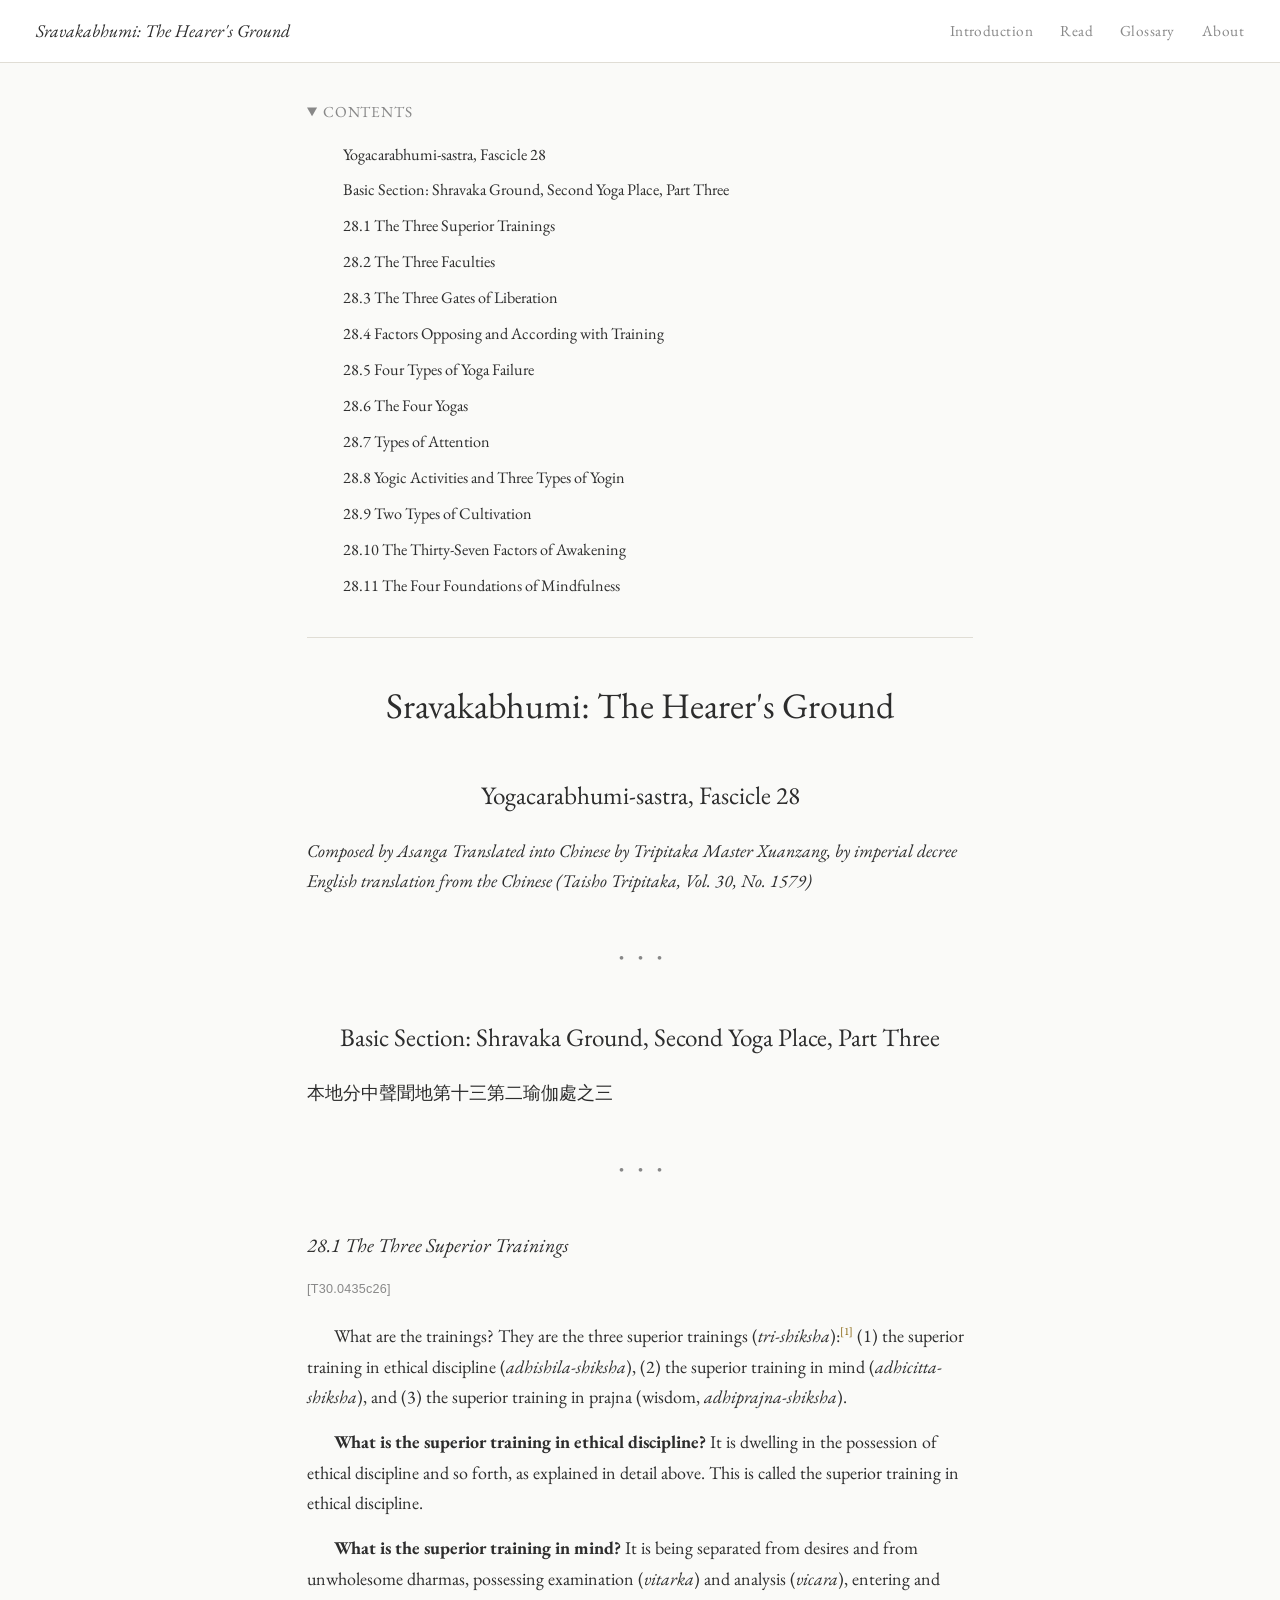
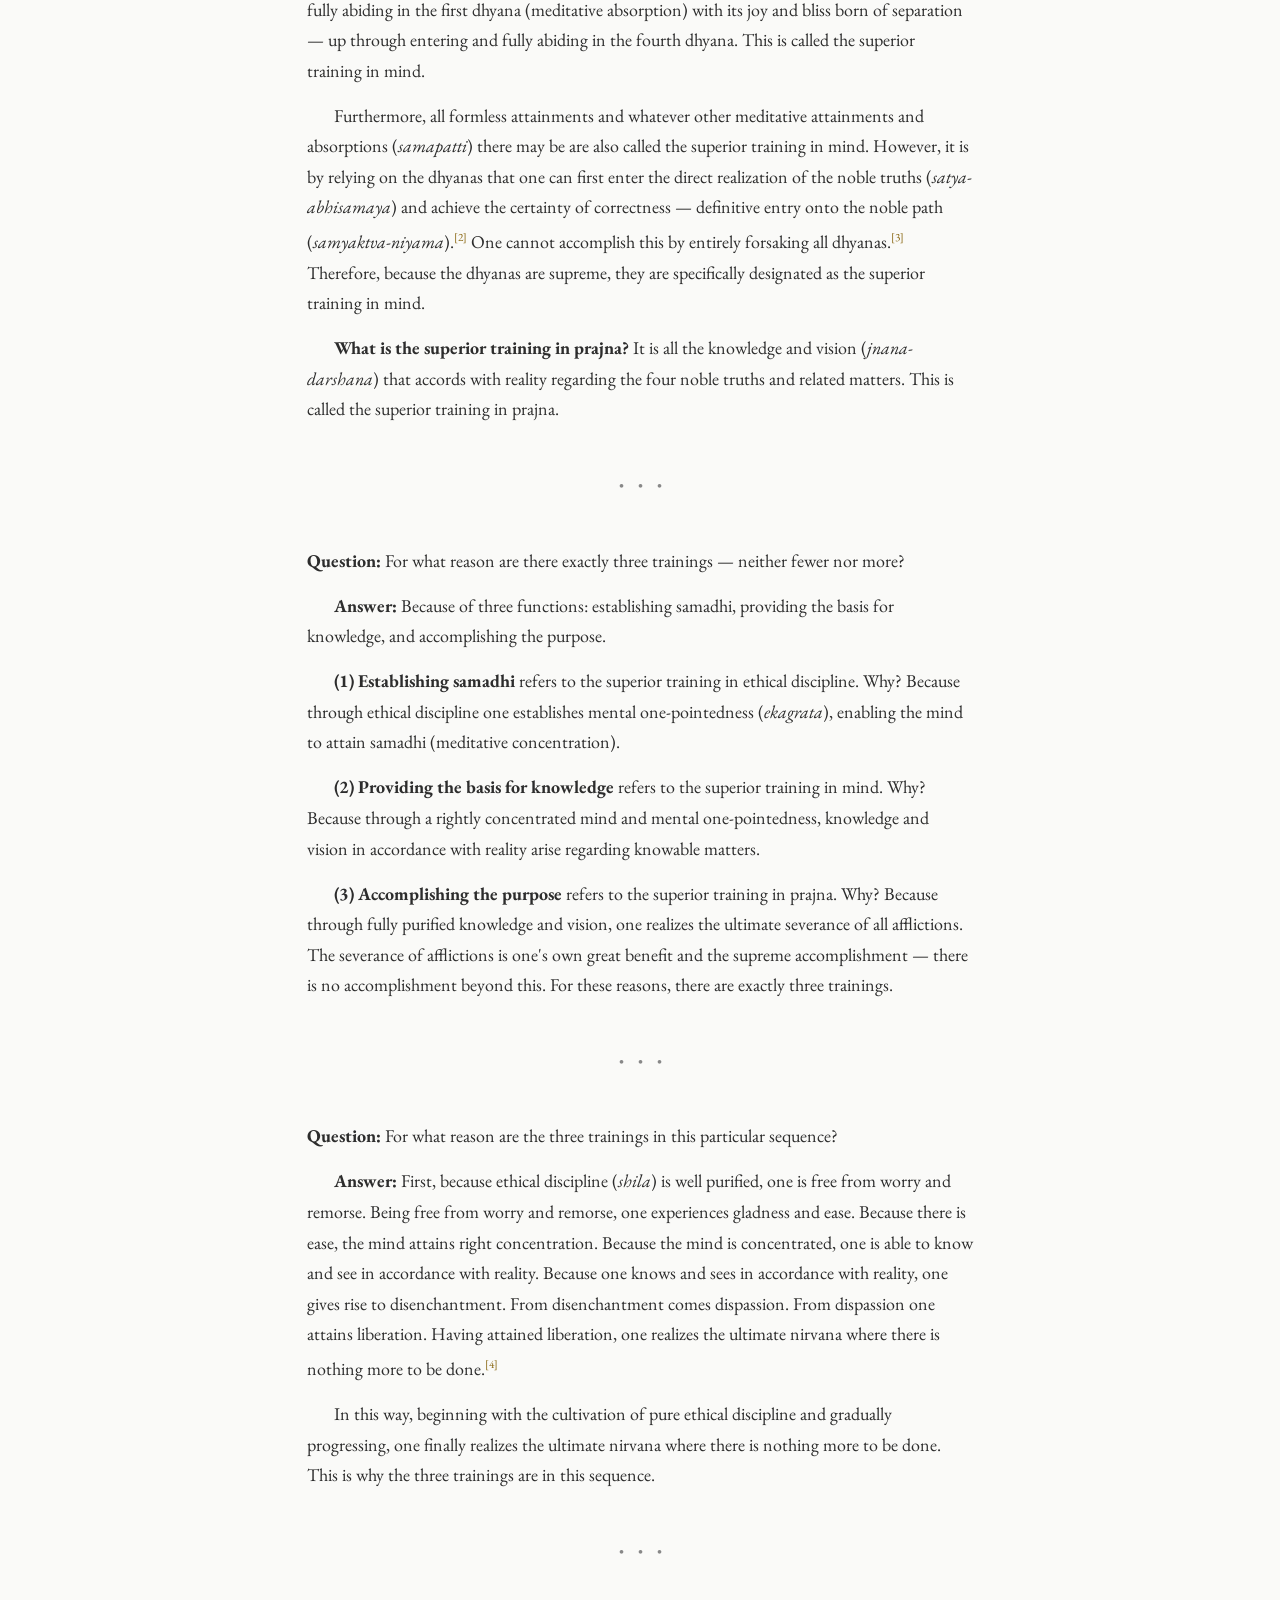
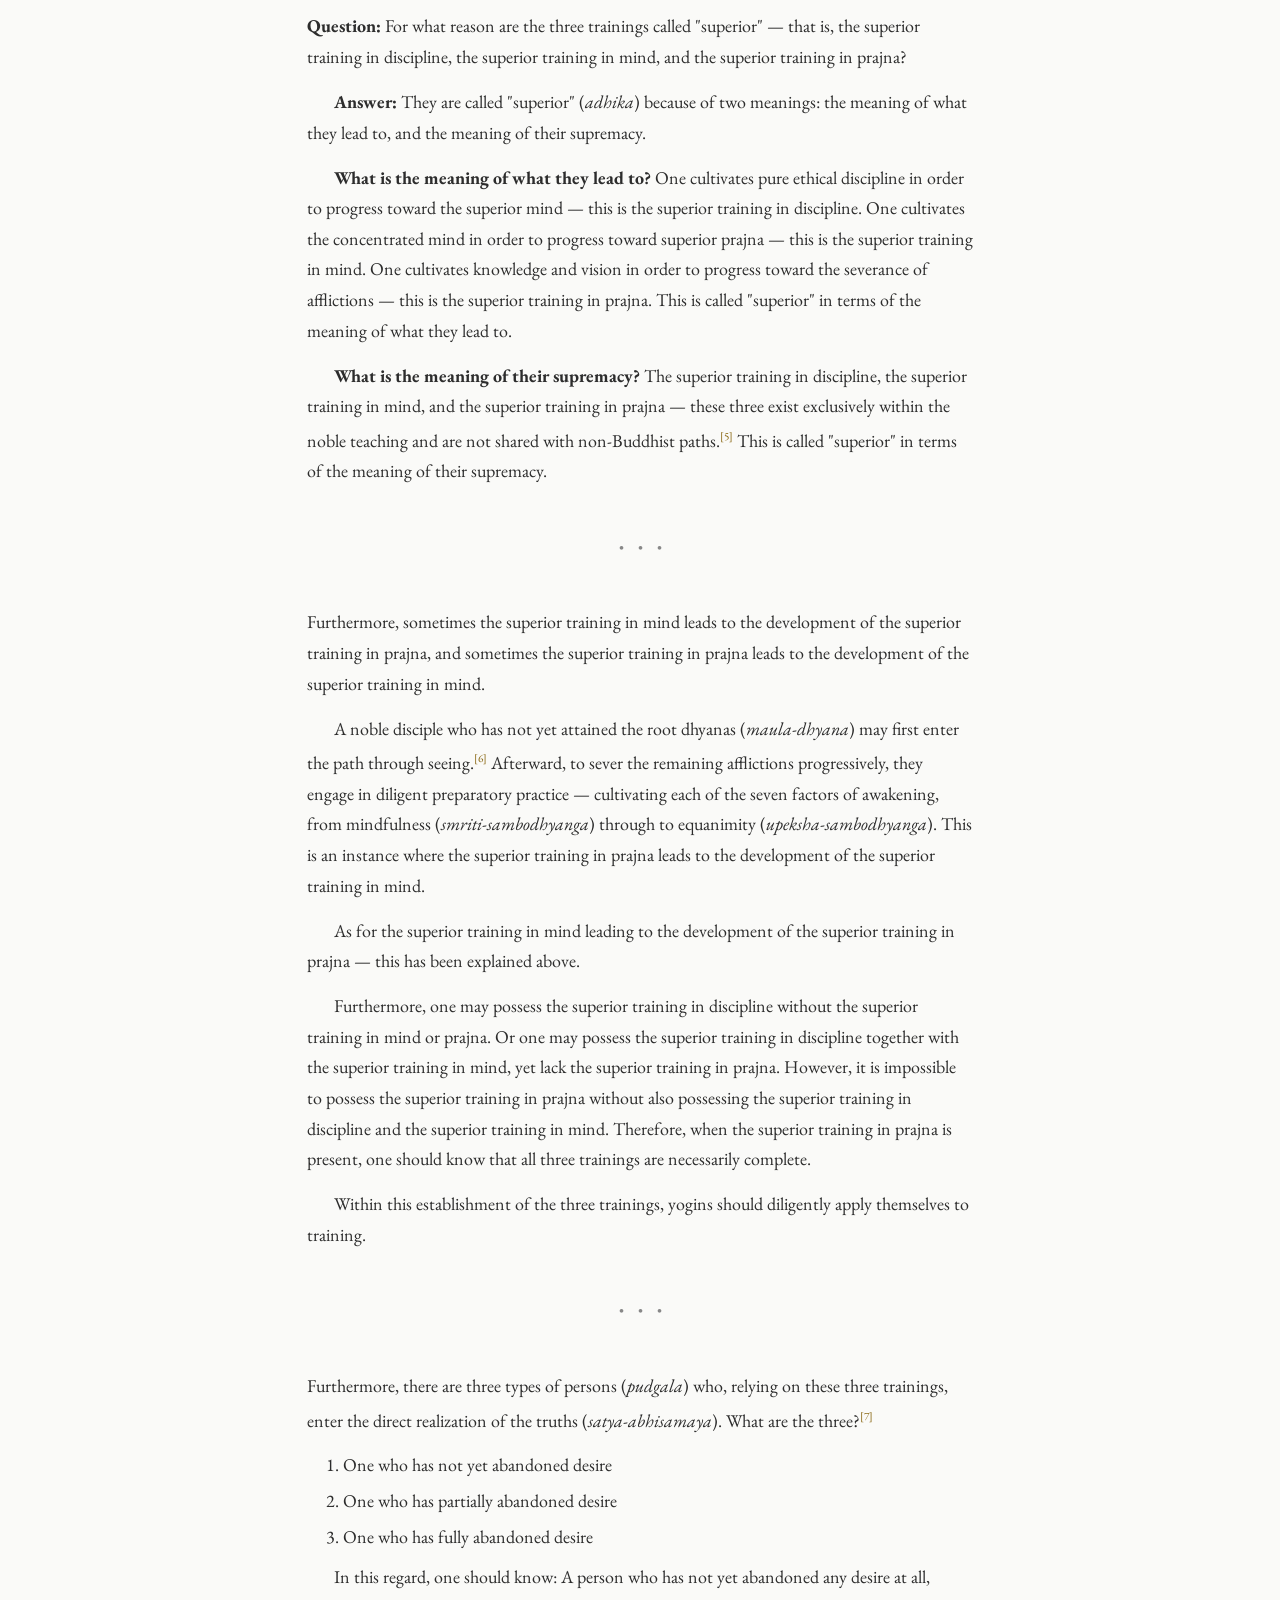
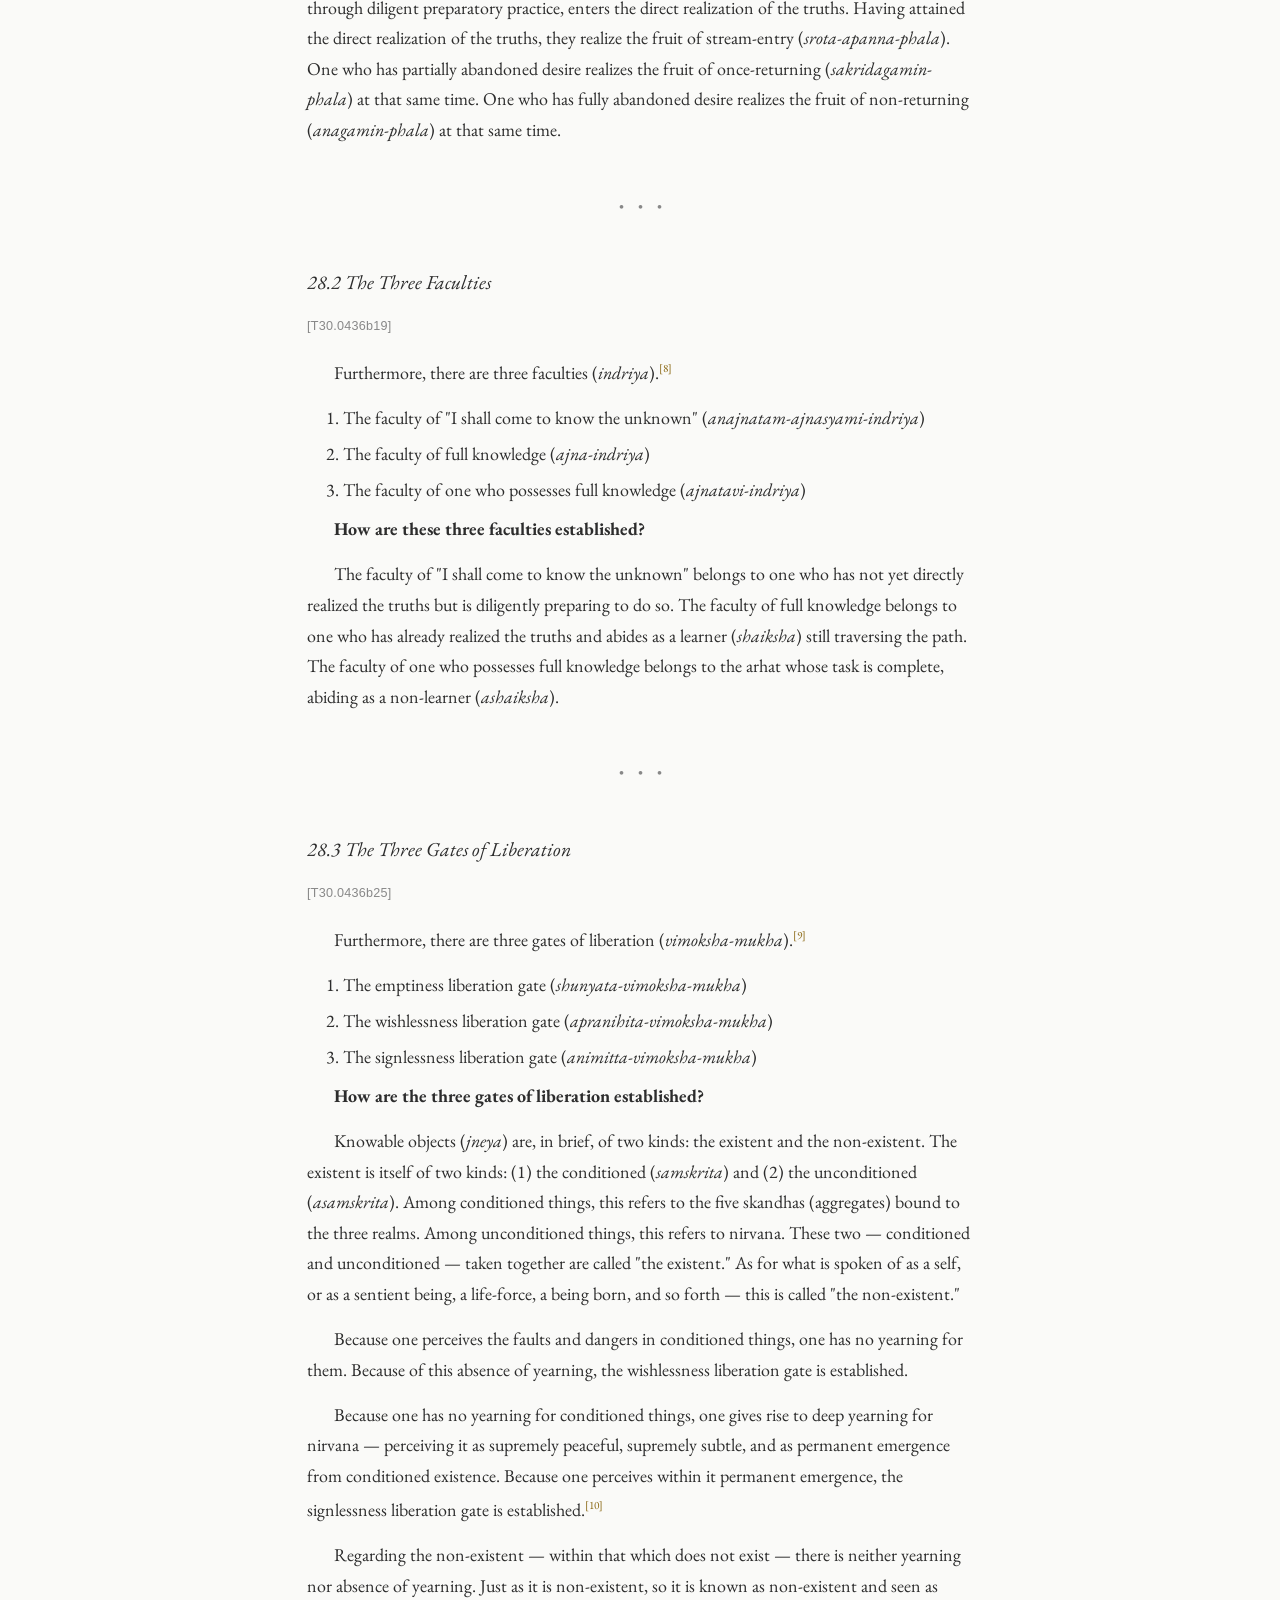
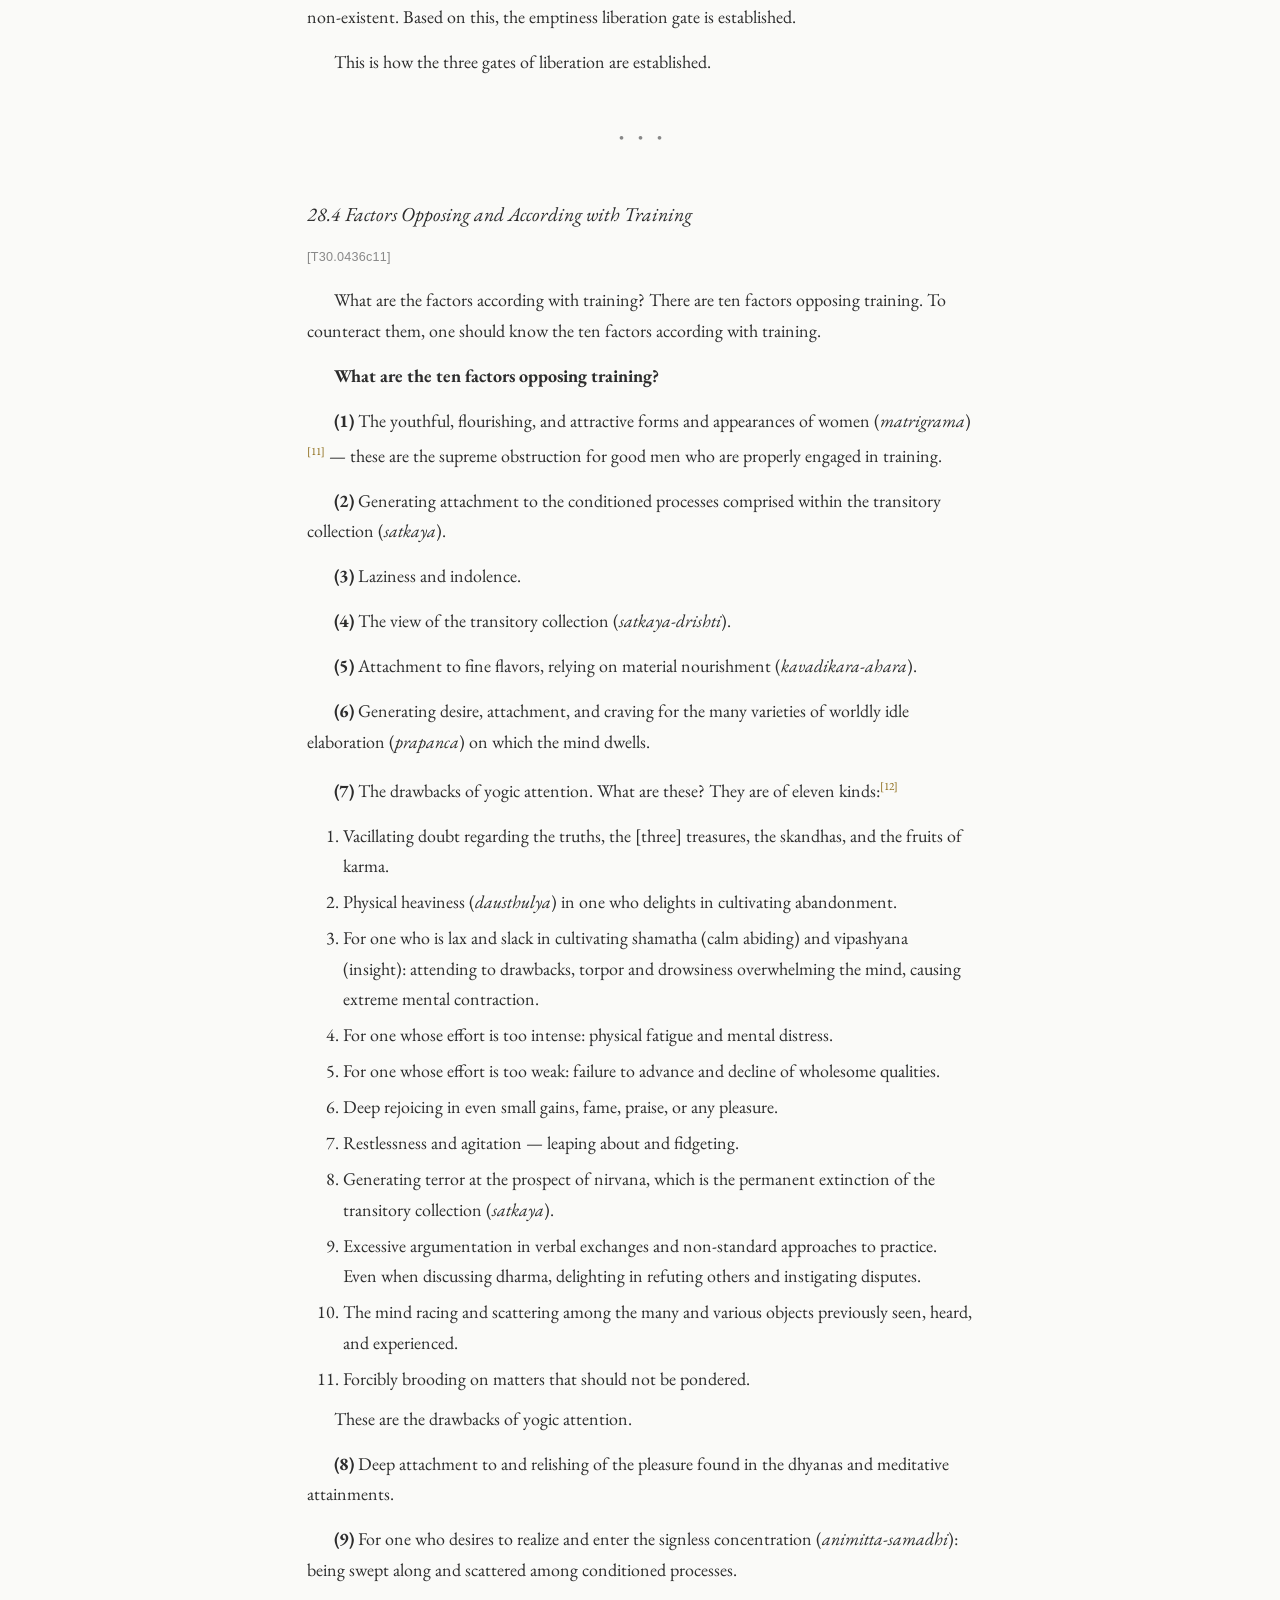
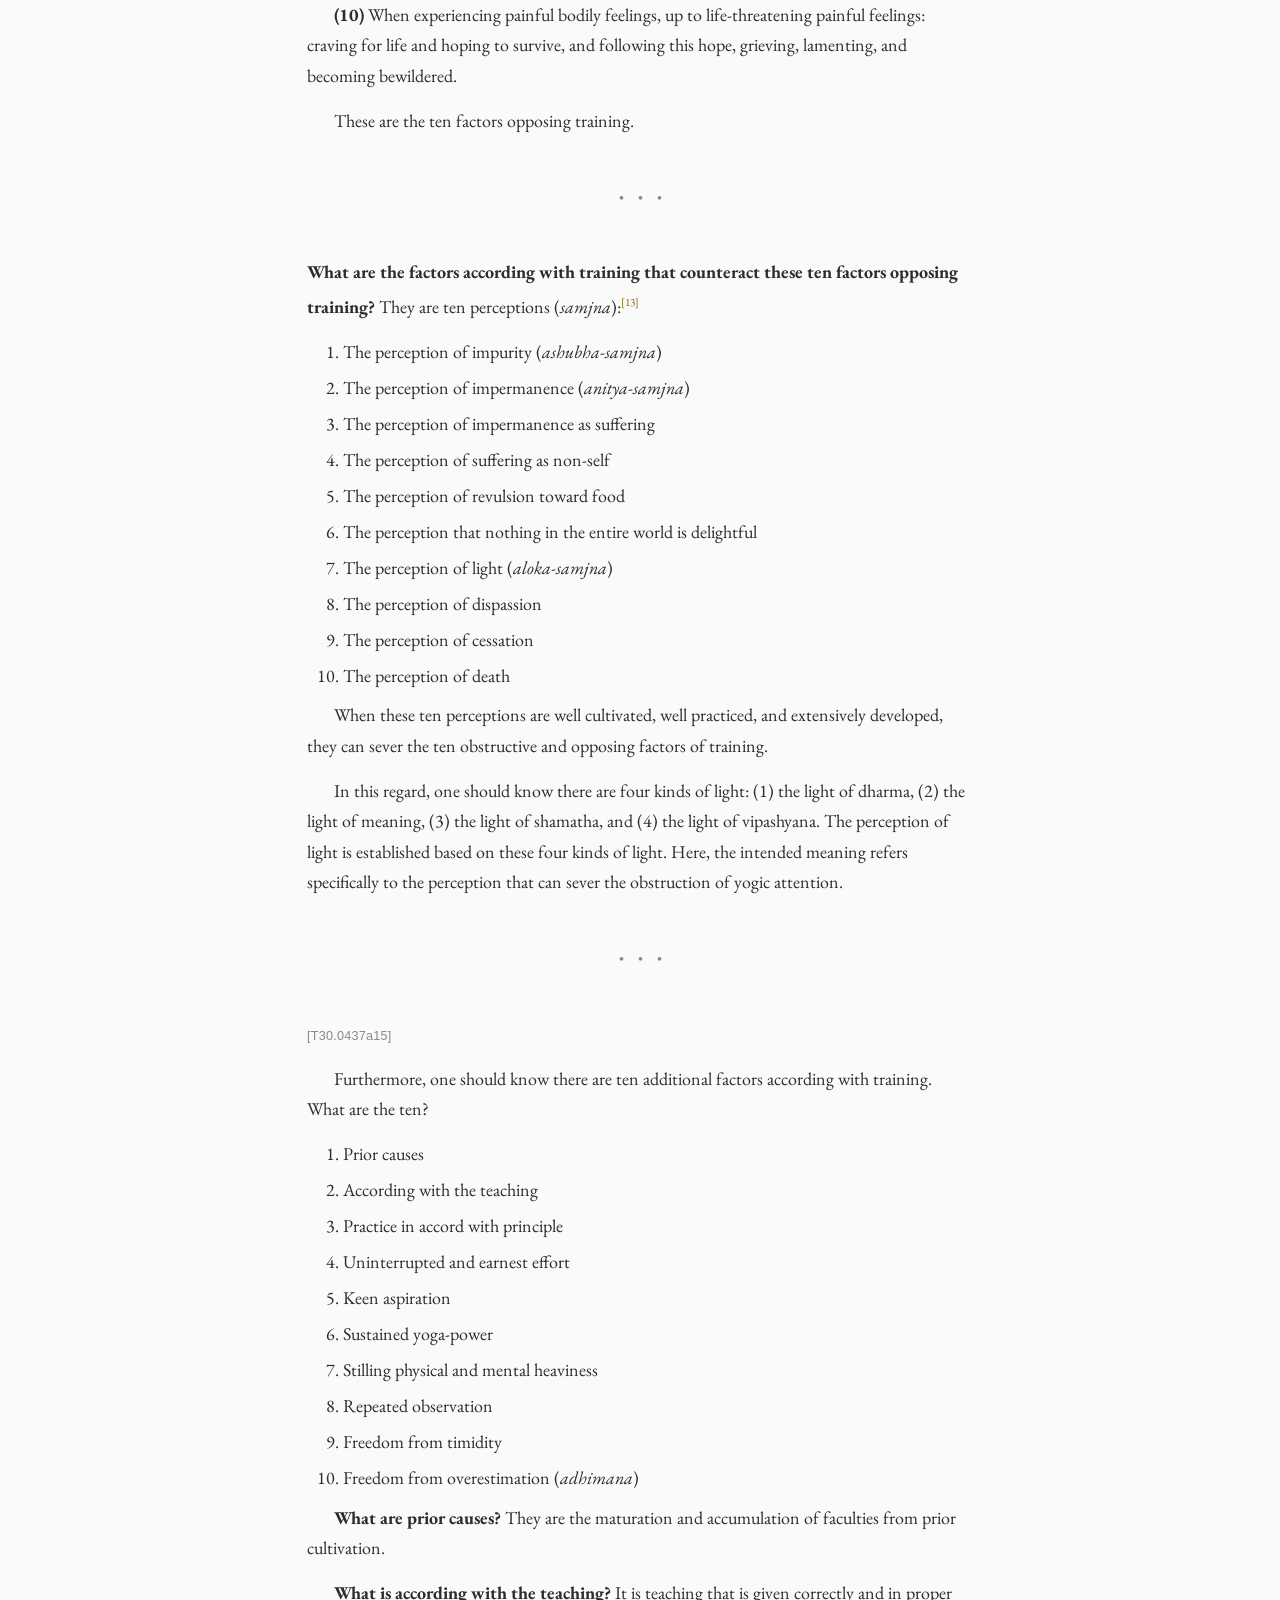
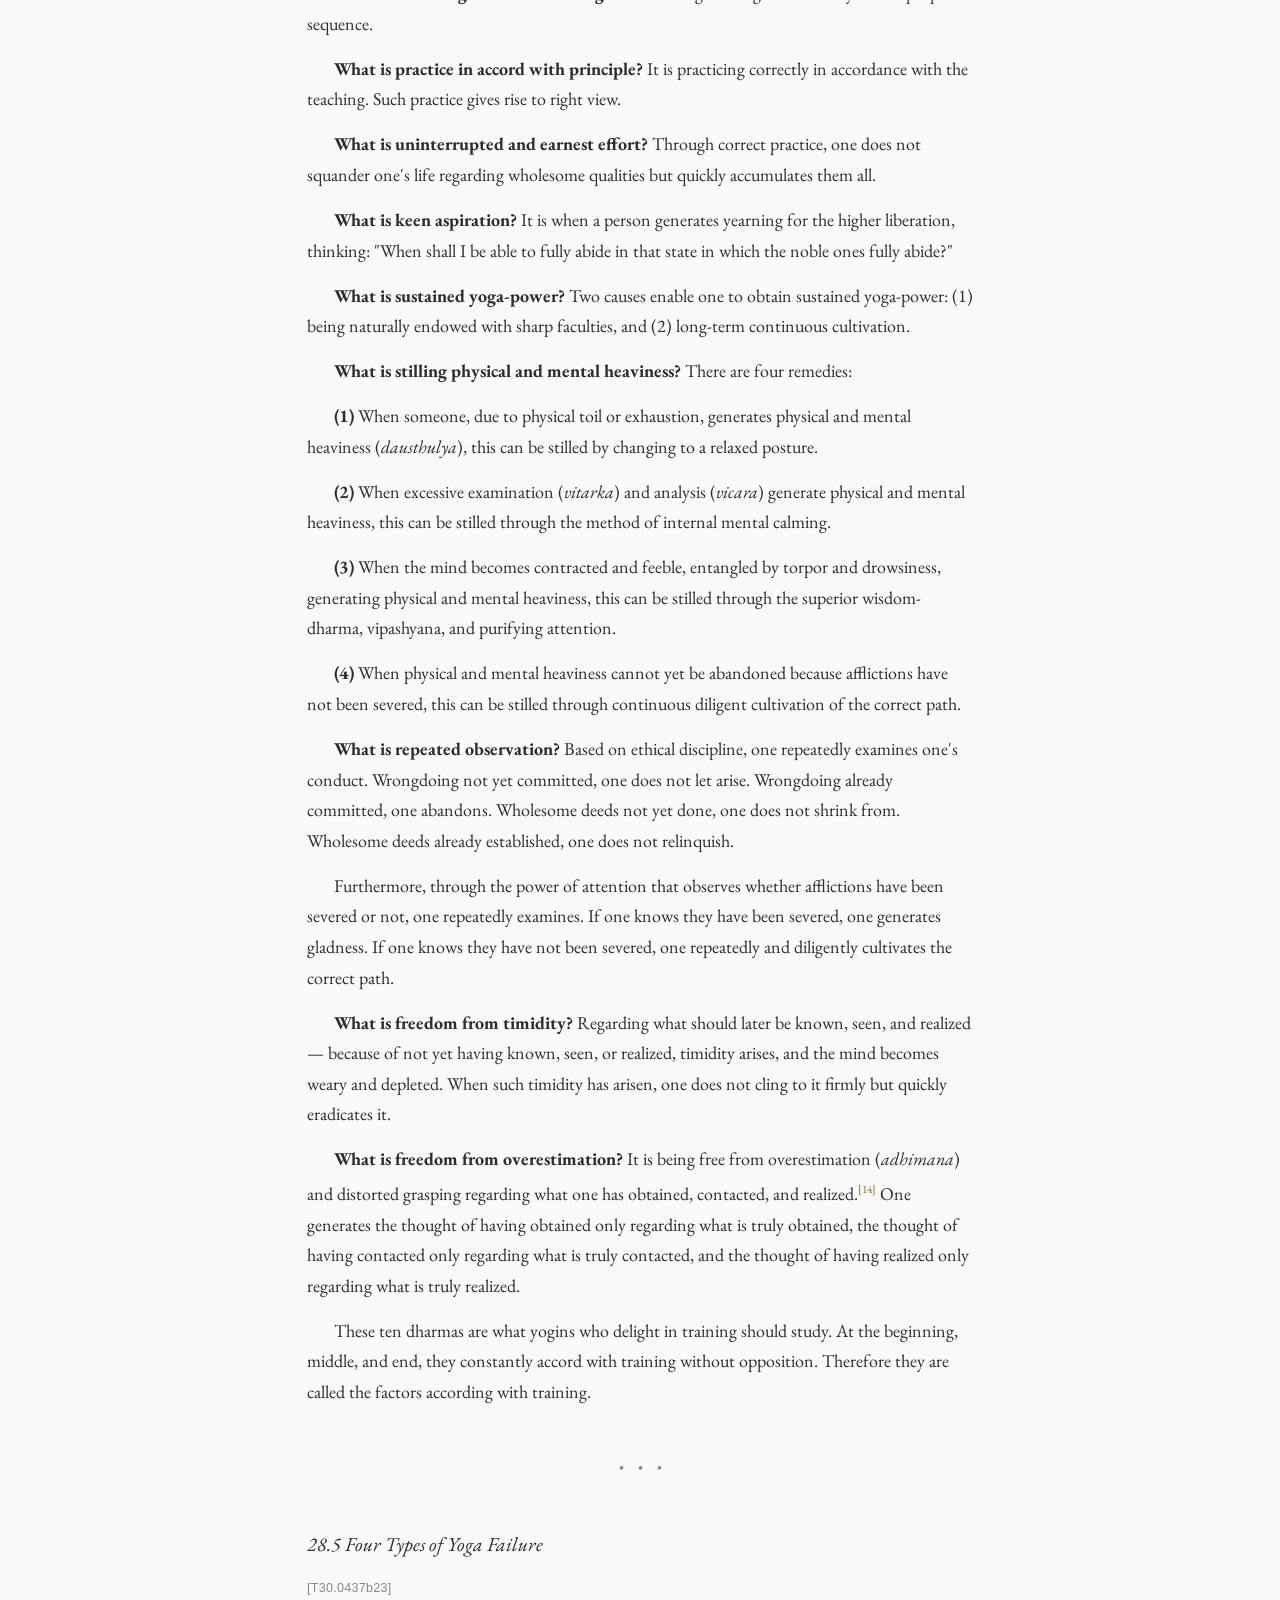
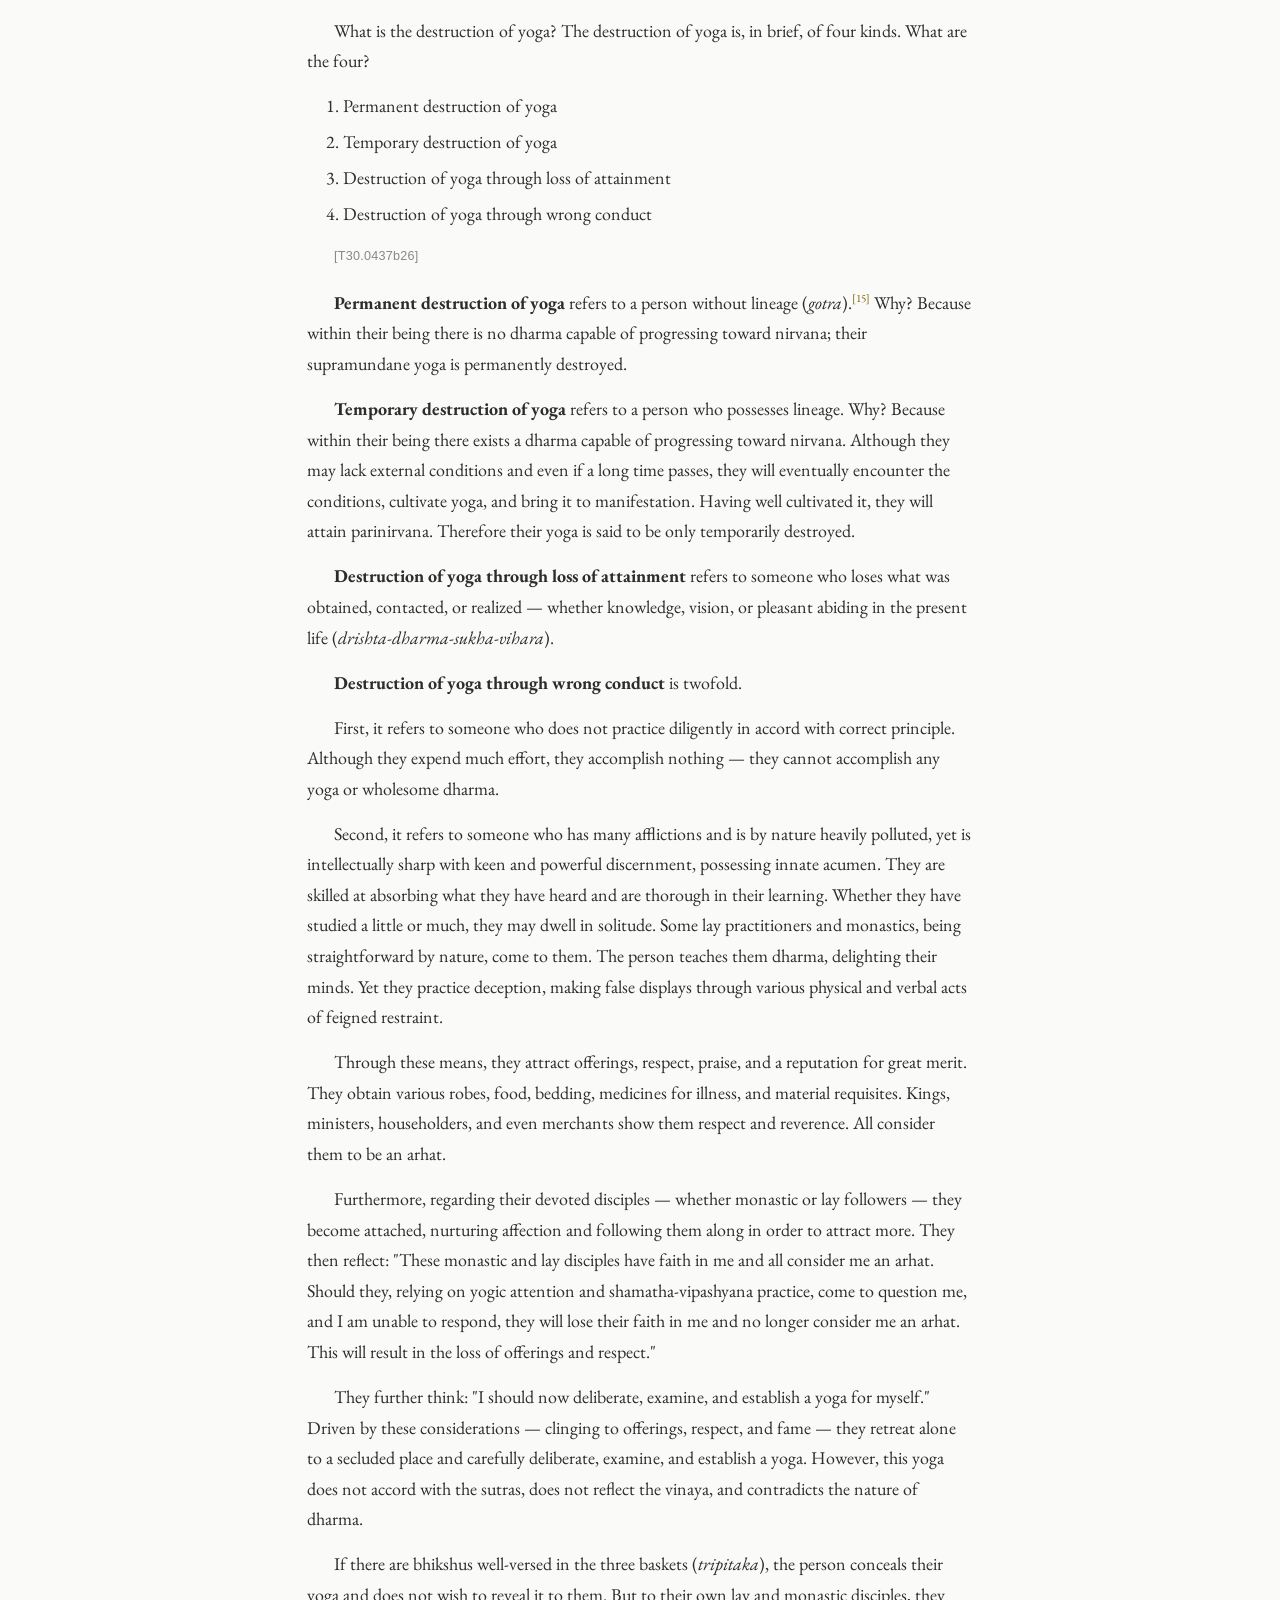
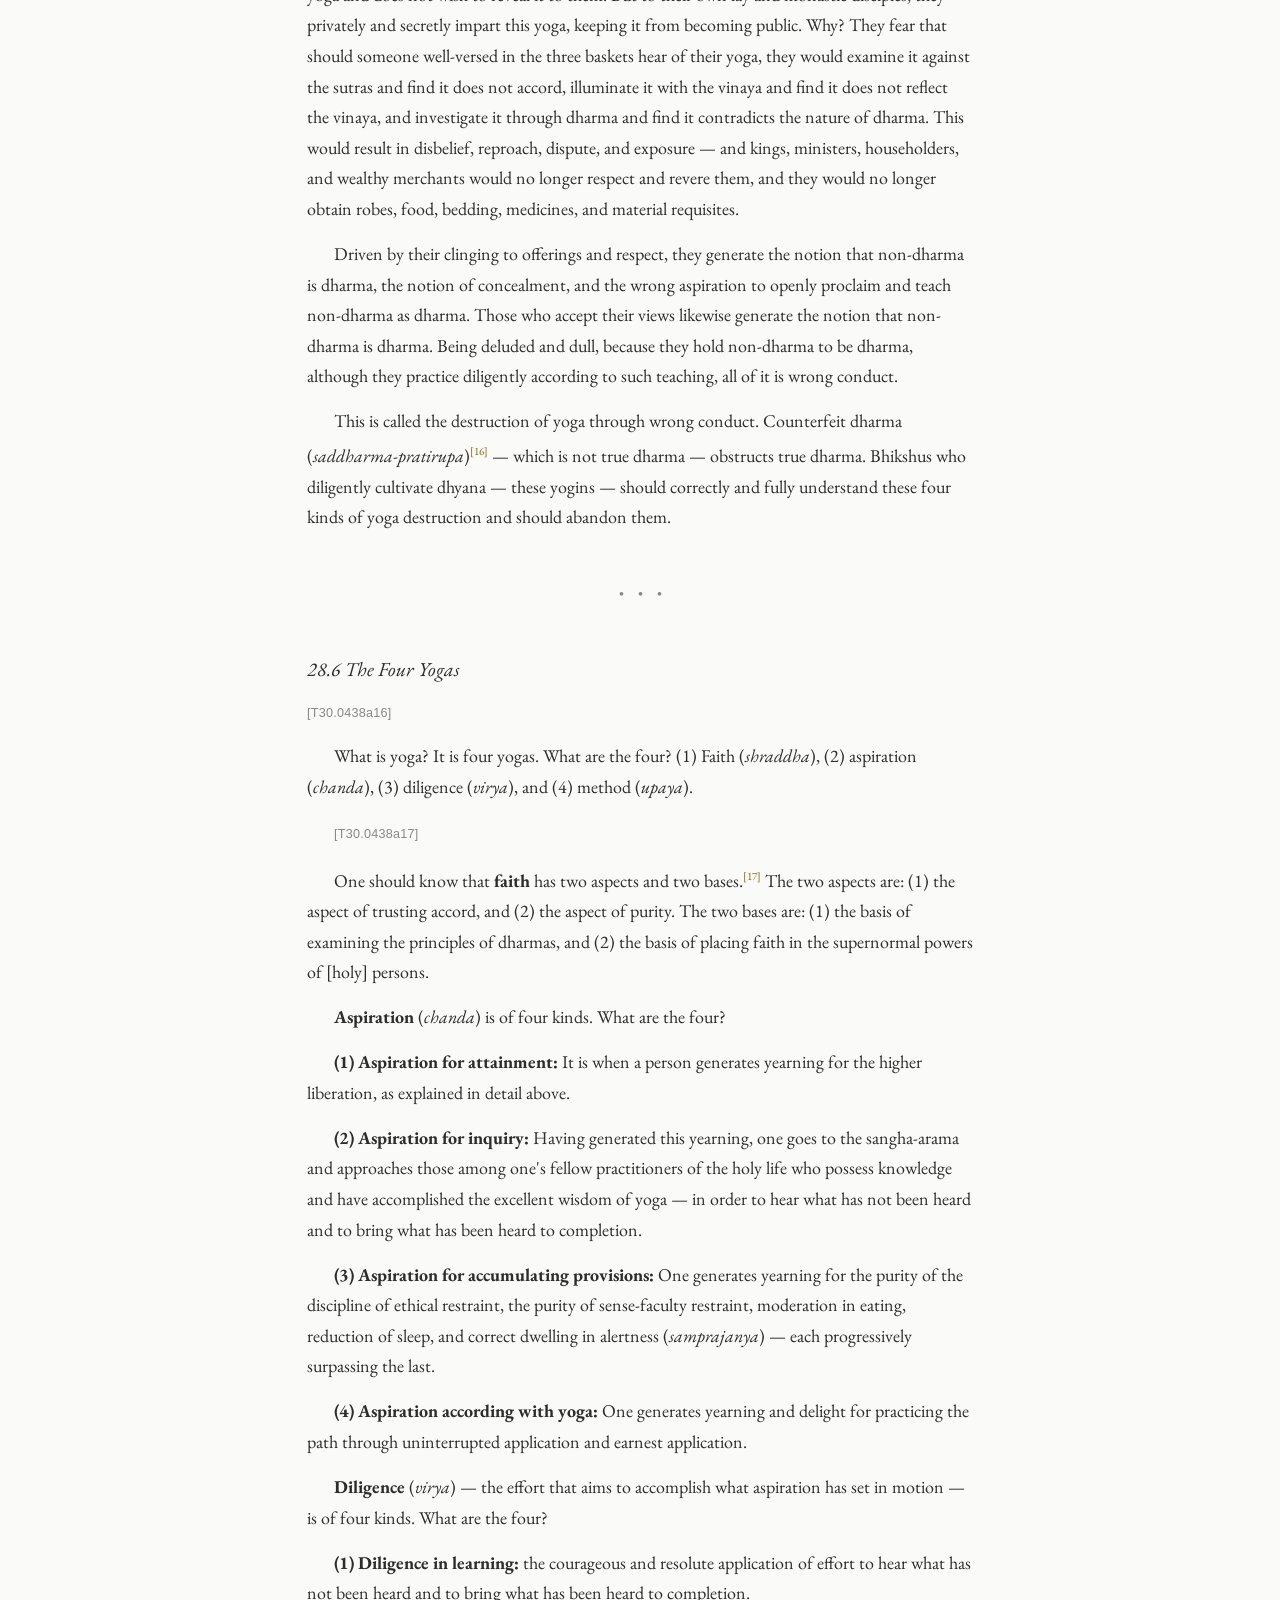
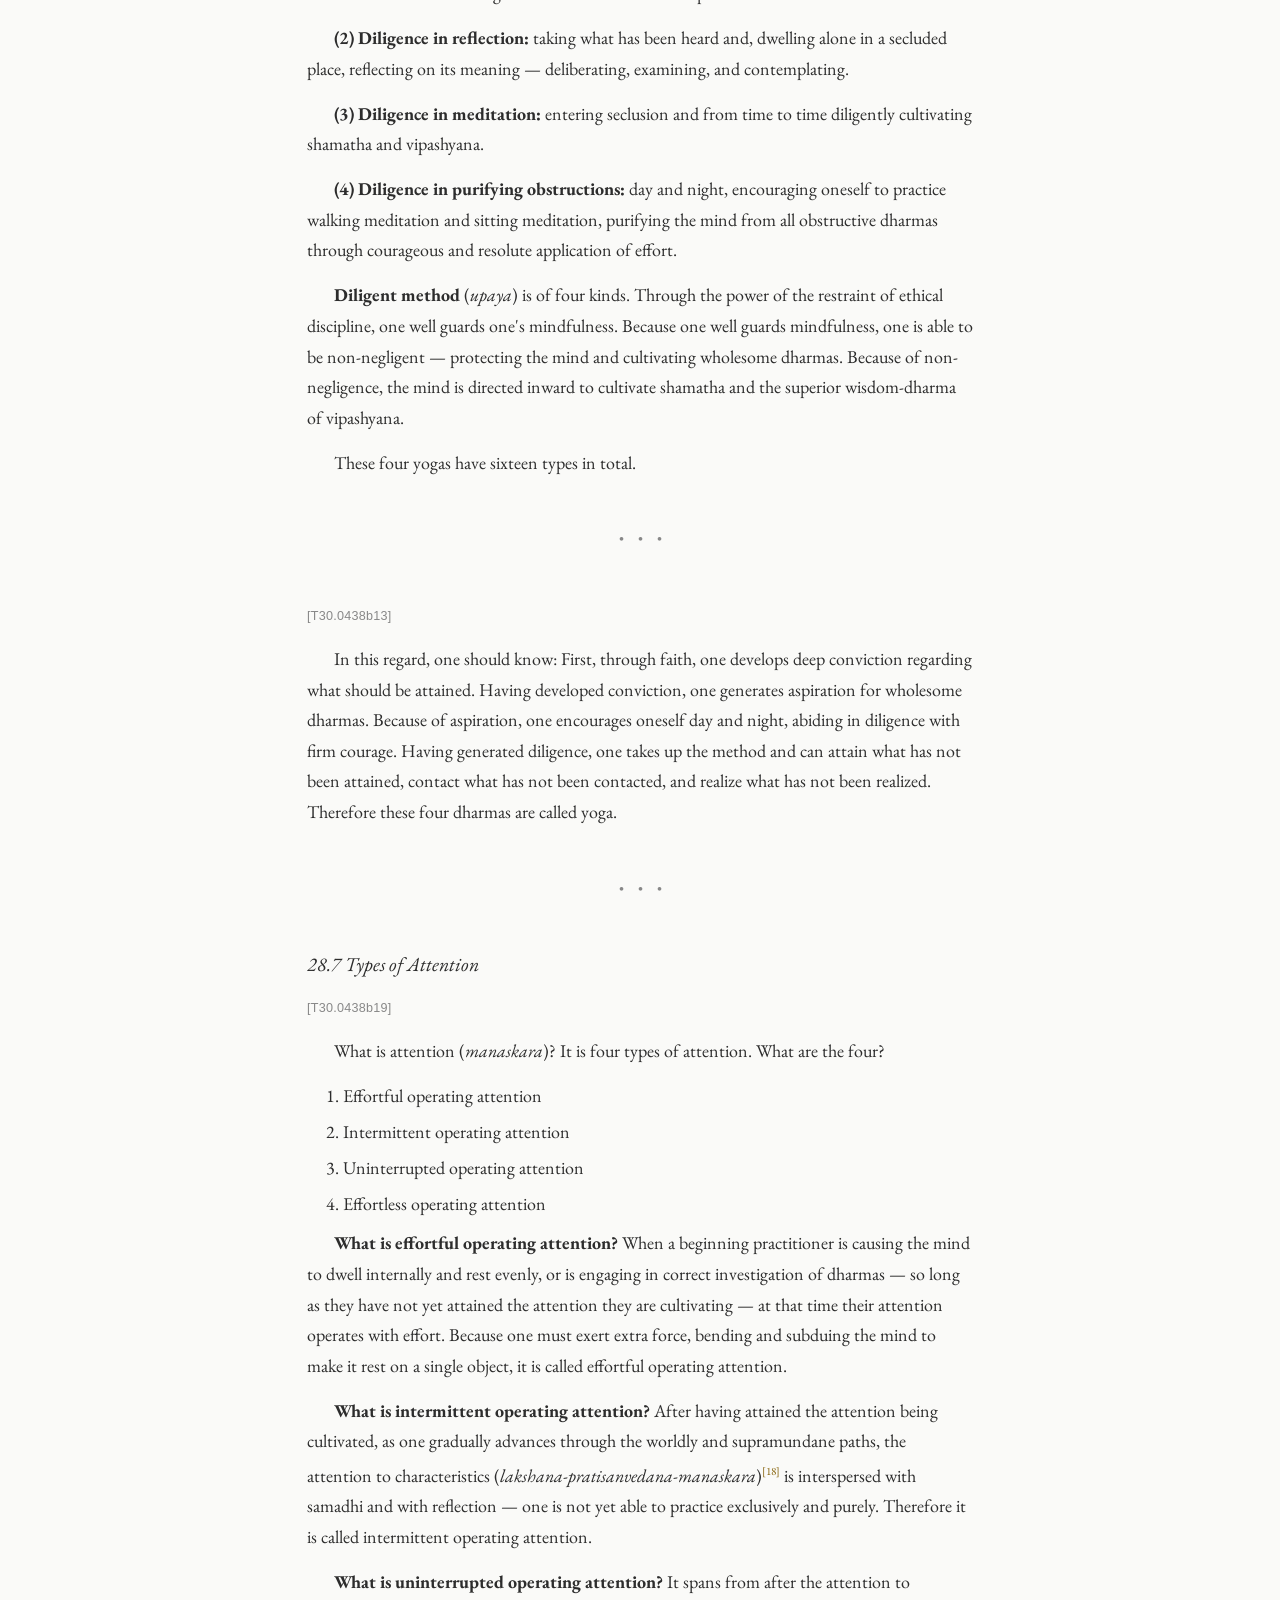
<file: docs/fascicle-28.html>
<!DOCTYPE html>
<html lang="en">
<head>
  <meta charset="UTF-8">
  <meta name="viewport" content="width=device-width, initial-scale=1.0">
  <title>Fascicle 28 — The Second Yoga Place, Part 3 — Sravakabhumi</title>
  <link rel="preconnect" href="https://fonts.googleapis.com">
  <link rel="preconnect" href="https://fonts.gstatic.com" crossorigin>
  <link href="https://fonts.googleapis.com/css2?family=EB+Garamond:ital,wght@0,400;0,700;1,400;1,700&display=swap" rel="stylesheet">
  <link rel="stylesheet" href="style.css">
</head>
<body>
  <nav class="top-nav">
    <a href="index.html" class="nav-title">Sravakabhumi: The Hearer's Ground</a>
    <div class="nav-links">
      <a href="introduction.html">Introduction</a>
      <a href="index.html#read">Read</a>
      <a href="glossary.html">Glossary</a>
      <a href="methodology.html">About</a>
    </div>
  </nav>

  <main class="content">
    
    <aside class="page-toc">
      <details open>
        <summary>Contents</summary>
        <ul>
<li><a href="#yogacarabhumi-sastra-fascicle-28">Yogacarabhumi-sastra, Fascicle 28</a></li>
<li><a href="#basic-section-shravaka-ground-second-yoga-place-part-three">Basic Section: Shravaka Ground, Second Yoga Place, Part Three</a></li>
  <li><a href="#281-the-three-superior-trainings">28.1 The Three Superior Trainings</a></li>
  <li><a href="#282-the-three-faculties">28.2 The Three Faculties</a></li>
  <li><a href="#283-the-three-gates-of-liberation">28.3 The Three Gates of Liberation</a></li>
  <li><a href="#284-factors-opposing-and-according-with-training">28.4 Factors Opposing and According with Training</a></li>
  <li><a href="#285-four-types-of-yoga-failure">28.5 Four Types of Yoga Failure</a></li>
  <li><a href="#286-the-four-yogas">28.6 The Four Yogas</a></li>
  <li><a href="#287-types-of-attention">28.7 Types of Attention</a></li>
  <li><a href="#288-yogic-activities-and-three-types-of-yogin">28.8 Yogic Activities and Three Types of Yogin</a></li>
  <li><a href="#289-two-types-of-cultivation">28.9 Two Types of Cultivation</a></li>
  <li><a href="#2810-the-thirty-seven-factors-of-awakening">28.10 The Thirty-Seven Factors of Awakening</a></li>
  <li><a href="#2811-the-four-foundations-of-mindfulness">28.11 The Four Foundations of Mindfulness</a></li>
</ul>
      </details>
    </aside>
    

    <article>
      <h1>Sravakabhumi: The Hearer's Ground</h1>
<h2 id="yogacarabhumi-sastra-fascicle-28">Yogacarabhumi-sastra, Fascicle 28</h2>
<p><em>Composed by Asanga</em>
<em>Translated into Chinese by Tripitaka Master Xuanzang, by imperial decree</em>
<em>English translation from the Chinese (Taisho Tripitaka, Vol. 30, No. 1579)</em></p>
<hr />
<h2 id="basic-section-shravaka-ground-second-yoga-place-part-three">Basic Section: Shravaka Ground, Second Yoga Place, Part Three</h2>
<p>本地分中聲聞地第十三第二瑜伽處之三</p>
<hr />
<h3 id="281-the-three-superior-trainings">28.1 The Three Superior Trainings</h3>
<p><span class="taisho-ref">[T30.0435c26]</span></p>
<p>What are the trainings? They are the three superior trainings (<em>tri-shiksha</em>):<sup class="footnote-ref"><a href="#fn1" id="fnref1">[1]</a></sup> (1) the superior training in ethical discipline (<em>adhishila-shiksha</em>), (2) the superior training in mind (<em>adhicitta-shiksha</em>), and (3) the superior training in prajna (wisdom, <em>adhiprajna-shiksha</em>).</p>
<p><strong>What is the superior training in ethical discipline?</strong> It is dwelling in the possession of ethical discipline and so forth, as explained in detail above. This is called the superior training in ethical discipline.</p>
<p><strong>What is the superior training in mind?</strong> It is being separated from desires and from unwholesome dharmas, possessing examination (<em>vitarka</em>) and analysis (<em>vicara</em>), entering and fully abiding in the first dhyana (meditative absorption) with its joy and bliss born of separation — up through entering and fully abiding in the fourth dhyana. This is called the superior training in mind.</p>
<p>Furthermore, all formless attainments and whatever other meditative attainments and absorptions (<em>samapatti</em>) there may be are also called the superior training in mind. However, it is by relying on the dhyanas that one can first enter the direct realization of the noble truths (<em>satya-abhisamaya</em>) and achieve the certainty of correctness — definitive entry onto the noble path (<em>samyaktva-niyama</em>).<sup class="footnote-ref"><a href="#fn2" id="fnref2">[2]</a></sup> One cannot accomplish this by entirely forsaking all dhyanas.<sup class="footnote-ref"><a href="#fn3" id="fnref3">[3]</a></sup> Therefore, because the dhyanas are supreme, they are specifically designated as the superior training in mind.</p>
<p><strong>What is the superior training in prajna?</strong> It is all the knowledge and vision (<em>jnana-darshana</em>) that accords with reality regarding the four noble truths and related matters. This is called the superior training in prajna.</p>
<hr />
<p><strong>Question:</strong> For what reason are there exactly three trainings — neither fewer nor more?</p>
<p><strong>Answer:</strong> Because of three functions: establishing samadhi, providing the basis for knowledge, and accomplishing the purpose.</p>
<p><strong>(1) Establishing samadhi</strong> refers to the superior training in ethical discipline. Why? Because through ethical discipline one establishes mental one-pointedness (<em>ekagrata</em>), enabling the mind to attain samadhi (meditative concentration).</p>
<p><strong>(2) Providing the basis for knowledge</strong> refers to the superior training in mind. Why? Because through a rightly concentrated mind and mental one-pointedness, knowledge and vision in accordance with reality arise regarding knowable matters.</p>
<p><strong>(3) Accomplishing the purpose</strong> refers to the superior training in prajna. Why? Because through fully purified knowledge and vision, one realizes the ultimate severance of all afflictions. The severance of afflictions is one's own great benefit and the supreme accomplishment — there is no accomplishment beyond this. For these reasons, there are exactly three trainings.</p>
<hr />
<p><strong>Question:</strong> For what reason are the three trainings in this particular sequence?</p>
<p><strong>Answer:</strong> First, because ethical discipline (<em>shila</em>) is well purified, one is free from worry and remorse. Being free from worry and remorse, one experiences gladness and ease. Because there is ease, the mind attains right concentration. Because the mind is concentrated, one is able to know and see in accordance with reality. Because one knows and sees in accordance with reality, one gives rise to disenchantment. From disenchantment comes dispassion. From dispassion one attains liberation. Having attained liberation, one realizes the ultimate nirvana where there is nothing more to be done.<sup class="footnote-ref"><a href="#fn4" id="fnref4">[4]</a></sup></p>
<p>In this way, beginning with the cultivation of pure ethical discipline and gradually progressing, one finally realizes the ultimate nirvana where there is nothing more to be done. This is why the three trainings are in this sequence.</p>
<hr />
<p><strong>Question:</strong> For what reason are the three trainings called &quot;superior&quot; — that is, the superior training in discipline, the superior training in mind, and the superior training in prajna?</p>
<p><strong>Answer:</strong> They are called &quot;superior&quot; (<em>adhika</em>) because of two meanings: the meaning of what they lead to, and the meaning of their supremacy.</p>
<p><strong>What is the meaning of what they lead to?</strong> One cultivates pure ethical discipline in order to progress toward the superior mind — this is the superior training in discipline. One cultivates the concentrated mind in order to progress toward superior prajna — this is the superior training in mind. One cultivates knowledge and vision in order to progress toward the severance of afflictions — this is the superior training in prajna. This is called &quot;superior&quot; in terms of the meaning of what they lead to.</p>
<p><strong>What is the meaning of their supremacy?</strong> The superior training in discipline, the superior training in mind, and the superior training in prajna — these three exist exclusively within the noble teaching and are not shared with non-Buddhist paths.<sup class="footnote-ref"><a href="#fn5" id="fnref5">[5]</a></sup> This is called &quot;superior&quot; in terms of the meaning of their supremacy.</p>
<hr />
<p>Furthermore, sometimes the superior training in mind leads to the development of the superior training in prajna, and sometimes the superior training in prajna leads to the development of the superior training in mind.</p>
<p>A noble disciple who has not yet attained the root dhyanas (<em>maula-dhyana</em>) may first enter the path through seeing.<sup class="footnote-ref"><a href="#fn6" id="fnref6">[6]</a></sup> Afterward, to sever the remaining afflictions progressively, they engage in diligent preparatory practice — cultivating each of the seven factors of awakening, from mindfulness (<em>smriti-sambodhyanga</em>) through to equanimity (<em>upeksha-sambodhyanga</em>). This is an instance where the superior training in prajna leads to the development of the superior training in mind.</p>
<p>As for the superior training in mind leading to the development of the superior training in prajna — this has been explained above.</p>
<p>Furthermore, one may possess the superior training in discipline without the superior training in mind or prajna. Or one may possess the superior training in discipline together with the superior training in mind, yet lack the superior training in prajna. However, it is impossible to possess the superior training in prajna without also possessing the superior training in discipline and the superior training in mind. Therefore, when the superior training in prajna is present, one should know that all three trainings are necessarily complete.</p>
<p>Within this establishment of the three trainings, yogins should diligently apply themselves to training.</p>
<hr />
<p>Furthermore, there are three types of persons (<em>pudgala</em>) who, relying on these three trainings, enter the direct realization of the truths (<em>satya-abhisamaya</em>). What are the three?<sup class="footnote-ref"><a href="#fn7" id="fnref7">[7]</a></sup></p>
<ol>
<li>One who has not yet abandoned desire</li>
<li>One who has partially abandoned desire</li>
<li>One who has fully abandoned desire</li>
</ol>
<p>In this regard, one should know: A person who has not yet abandoned any desire at all, through diligent preparatory practice, enters the direct realization of the truths. Having attained the direct realization of the truths, they realize the fruit of stream-entry (<em>srota-apanna-phala</em>). One who has partially abandoned desire realizes the fruit of once-returning (<em>sakridagamin-phala</em>) at that same time. One who has fully abandoned desire realizes the fruit of non-returning (<em>anagamin-phala</em>) at that same time.</p>
<hr />
<h3 id="282-the-three-faculties">28.2 The Three Faculties</h3>
<p><span class="taisho-ref">[T30.0436b19]</span></p>
<p>Furthermore, there are three faculties (<em>indriya</em>).<sup class="footnote-ref"><a href="#fn8" id="fnref8">[8]</a></sup></p>
<ol>
<li>The faculty of &quot;I shall come to know the unknown&quot; (<em>anajnatam-ajnasyami-indriya</em>)</li>
<li>The faculty of full knowledge (<em>ajna-indriya</em>)</li>
<li>The faculty of one who possesses full knowledge (<em>ajnatavi-indriya</em>)</li>
</ol>
<p><strong>How are these three faculties established?</strong></p>
<p>The faculty of &quot;I shall come to know the unknown&quot; belongs to one who has not yet directly realized the truths but is diligently preparing to do so. The faculty of full knowledge belongs to one who has already realized the truths and abides as a learner (<em>shaiksha</em>) still traversing the path. The faculty of one who possesses full knowledge belongs to the arhat whose task is complete, abiding as a non-learner (<em>ashaiksha</em>).</p>
<hr />
<h3 id="283-the-three-gates-of-liberation">28.3 The Three Gates of Liberation</h3>
<p><span class="taisho-ref">[T30.0436b25]</span></p>
<p>Furthermore, there are three gates of liberation (<em>vimoksha-mukha</em>).<sup class="footnote-ref"><a href="#fn9" id="fnref9">[9]</a></sup></p>
<ol>
<li>The emptiness liberation gate (<em>shunyata-vimoksha-mukha</em>)</li>
<li>The wishlessness liberation gate (<em>apranihita-vimoksha-mukha</em>)</li>
<li>The signlessness liberation gate (<em>animitta-vimoksha-mukha</em>)</li>
</ol>
<p><strong>How are the three gates of liberation established?</strong></p>
<p>Knowable objects (<em>jneya</em>) are, in brief, of two kinds: the existent and the non-existent. The existent is itself of two kinds: (1) the conditioned (<em>samskrita</em>) and (2) the unconditioned (<em>asamskrita</em>). Among conditioned things, this refers to the five skandhas (aggregates) bound to the three realms. Among unconditioned things, this refers to nirvana. These two — conditioned and unconditioned — taken together are called &quot;the existent.&quot; As for what is spoken of as a self, or as a sentient being, a life-force, a being born, and so forth — this is called &quot;the non-existent.&quot;</p>
<p>Because one perceives the faults and dangers in conditioned things, one has no yearning for them. Because of this absence of yearning, the wishlessness liberation gate is established.</p>
<p>Because one has no yearning for conditioned things, one gives rise to deep yearning for nirvana — perceiving it as supremely peaceful, supremely subtle, and as permanent emergence from conditioned existence. Because one perceives within it permanent emergence, the signlessness liberation gate is established.<sup class="footnote-ref"><a href="#fn10" id="fnref10">[10]</a></sup></p>
<p>Regarding the non-existent — within that which does not exist — there is neither yearning nor absence of yearning. Just as it is non-existent, so it is known as non-existent and seen as non-existent. Based on this, the emptiness liberation gate is established.</p>
<p>This is how the three gates of liberation are established.</p>
<hr />
<h3 id="284-factors-opposing-and-according-with-training">28.4 Factors Opposing and According with Training</h3>
<p><span class="taisho-ref">[T30.0436c11]</span></p>
<p>What are the factors according with training? There are ten factors opposing training. To counteract them, one should know the ten factors according with training.</p>
<p><strong>What are the ten factors opposing training?</strong></p>
<p><strong>(1)</strong> The youthful, flourishing, and attractive forms and appearances of women (<em>matrigrama</em>)<sup class="footnote-ref"><a href="#fn11" id="fnref11">[11]</a></sup> — these are the supreme obstruction for good men who are properly engaged in training.</p>
<p><strong>(2)</strong> Generating attachment to the conditioned processes comprised within the transitory collection (<em>satkaya</em>).</p>
<p><strong>(3)</strong> Laziness and indolence.</p>
<p><strong>(4)</strong> The view of the transitory collection (<em>satkaya-drishti</em>).</p>
<p><strong>(5)</strong> Attachment to fine flavors, relying on material nourishment (<em>kavadikara-ahara</em>).</p>
<p><strong>(6)</strong> Generating desire, attachment, and craving for the many varieties of worldly idle elaboration (<em>prapanca</em>) on which the mind dwells.</p>
<p><strong>(7)</strong> The drawbacks of yogic attention. What are these? They are of eleven kinds:<sup class="footnote-ref"><a href="#fn12" id="fnref12">[12]</a></sup></p>
<ol>
<li>Vacillating doubt regarding the truths, the [three] treasures, the skandhas, and the fruits of karma.</li>
<li>Physical heaviness (<em>dausthulya</em>) in one who delights in cultivating abandonment.</li>
<li>For one who is lax and slack in cultivating shamatha (calm abiding) and vipashyana (insight): attending to drawbacks, torpor and drowsiness overwhelming the mind, causing extreme mental contraction.</li>
<li>For one whose effort is too intense: physical fatigue and mental distress.</li>
<li>For one whose effort is too weak: failure to advance and decline of wholesome qualities.</li>
<li>Deep rejoicing in even small gains, fame, praise, or any pleasure.</li>
<li>Restlessness and agitation — leaping about and fidgeting.</li>
<li>Generating terror at the prospect of nirvana, which is the permanent extinction of the transitory collection (<em>satkaya</em>).</li>
<li>Excessive argumentation in verbal exchanges and non-standard approaches to practice. Even when discussing dharma, delighting in refuting others and instigating disputes.</li>
<li>The mind racing and scattering among the many and various objects previously seen, heard, and experienced.</li>
<li>Forcibly brooding on matters that should not be pondered.</li>
</ol>
<p>These are the drawbacks of yogic attention.</p>
<p><strong>(8)</strong> Deep attachment to and relishing of the pleasure found in the dhyanas and meditative attainments.</p>
<p><strong>(9)</strong> For one who desires to realize and enter the signless concentration (<em>animitta-samadhi</em>): being swept along and scattered among conditioned processes.</p>
<p><strong>(10)</strong> When experiencing painful bodily feelings, up to life-threatening painful feelings: craving for life and hoping to survive, and following this hope, grieving, lamenting, and becoming bewildered.</p>
<p>These are the ten factors opposing training.</p>
<hr />
<p><strong>What are the factors according with training that counteract these ten factors opposing training?</strong> They are ten perceptions (<em>samjna</em>):<sup class="footnote-ref"><a href="#fn13" id="fnref13">[13]</a></sup></p>
<ol>
<li>The perception of impurity (<em>ashubha-samjna</em>)</li>
<li>The perception of impermanence (<em>anitya-samjna</em>)</li>
<li>The perception of impermanence as suffering</li>
<li>The perception of suffering as non-self</li>
<li>The perception of revulsion toward food</li>
<li>The perception that nothing in the entire world is delightful</li>
<li>The perception of light (<em>aloka-samjna</em>)</li>
<li>The perception of dispassion</li>
<li>The perception of cessation</li>
<li>The perception of death</li>
</ol>
<p>When these ten perceptions are well cultivated, well practiced, and extensively developed, they can sever the ten obstructive and opposing factors of training.</p>
<p>In this regard, one should know there are four kinds of light: (1) the light of dharma, (2) the light of meaning, (3) the light of shamatha, and (4) the light of vipashyana. The perception of light is established based on these four kinds of light. Here, the intended meaning refers specifically to the perception that can sever the obstruction of yogic attention.</p>
<hr />
<p><span class="taisho-ref">[T30.0437a15]</span></p>
<p>Furthermore, one should know there are ten additional factors according with training. What are the ten?</p>
<ol>
<li>Prior causes</li>
<li>According with the teaching</li>
<li>Practice in accord with principle</li>
<li>Uninterrupted and earnest effort</li>
<li>Keen aspiration</li>
<li>Sustained yoga-power</li>
<li>Stilling physical and mental heaviness</li>
<li>Repeated observation</li>
<li>Freedom from timidity</li>
<li>Freedom from overestimation (<em>adhimana</em>)</li>
</ol>
<p><strong>What are prior causes?</strong> They are the maturation and accumulation of faculties from prior cultivation.</p>
<p><strong>What is according with the teaching?</strong> It is teaching that is given correctly and in proper sequence.</p>
<p><strong>What is practice in accord with principle?</strong> It is practicing correctly in accordance with the teaching. Such practice gives rise to right view.</p>
<p><strong>What is uninterrupted and earnest effort?</strong> Through correct practice, one does not squander one's life regarding wholesome qualities but quickly accumulates them all.</p>
<p><strong>What is keen aspiration?</strong> It is when a person generates yearning for the higher liberation, thinking: &quot;When shall I be able to fully abide in that state in which the noble ones fully abide?&quot;</p>
<p><strong>What is sustained yoga-power?</strong> Two causes enable one to obtain sustained yoga-power: (1) being naturally endowed with sharp faculties, and (2) long-term continuous cultivation.</p>
<p><strong>What is stilling physical and mental heaviness?</strong> There are four remedies:</p>
<p><strong>(1)</strong> When someone, due to physical toil or exhaustion, generates physical and mental heaviness (<em>dausthulya</em>), this can be stilled by changing to a relaxed posture.</p>
<p><strong>(2)</strong> When excessive examination (<em>vitarka</em>) and analysis (<em>vicara</em>) generate physical and mental heaviness, this can be stilled through the method of internal mental calming.</p>
<p><strong>(3)</strong> When the mind becomes contracted and feeble, entangled by torpor and drowsiness, generating physical and mental heaviness, this can be stilled through the superior wisdom-dharma, vipashyana, and purifying attention.</p>
<p><strong>(4)</strong> When physical and mental heaviness cannot yet be abandoned because afflictions have not been severed, this can be stilled through continuous diligent cultivation of the correct path.</p>
<p><strong>What is repeated observation?</strong> Based on ethical discipline, one repeatedly examines one's conduct. Wrongdoing not yet committed, one does not let arise. Wrongdoing already committed, one abandons. Wholesome deeds not yet done, one does not shrink from. Wholesome deeds already established, one does not relinquish.</p>
<p>Furthermore, through the power of attention that observes whether afflictions have been severed or not, one repeatedly examines. If one knows they have been severed, one generates gladness. If one knows they have not been severed, one repeatedly and diligently cultivates the correct path.</p>
<p><strong>What is freedom from timidity?</strong> Regarding what should later be known, seen, and realized — because of not yet having known, seen, or realized, timidity arises, and the mind becomes weary and depleted. When such timidity has arisen, one does not cling to it firmly but quickly eradicates it.</p>
<p><strong>What is freedom from overestimation?</strong> It is being free from overestimation (<em>adhimana</em>) and distorted grasping regarding what one has obtained, contacted, and realized.<sup class="footnote-ref"><a href="#fn14" id="fnref14">[14]</a></sup> One generates the thought of having obtained only regarding what is truly obtained, the thought of having contacted only regarding what is truly contacted, and the thought of having realized only regarding what is truly realized.</p>
<p>These ten dharmas are what yogins who delight in training should study. At the beginning, middle, and end, they constantly accord with training without opposition. Therefore they are called the factors according with training.</p>
<hr />
<h3 id="285-four-types-of-yoga-failure">28.5 Four Types of Yoga Failure</h3>
<p><span class="taisho-ref">[T30.0437b23]</span></p>
<p>What is the destruction of yoga? The destruction of yoga is, in brief, of four kinds. What are the four?</p>
<ol>
<li>Permanent destruction of yoga</li>
<li>Temporary destruction of yoga</li>
<li>Destruction of yoga through loss of attainment</li>
<li>Destruction of yoga through wrong conduct</li>
</ol>
<p><span class="taisho-ref">[T30.0437b26]</span></p>
<p><strong>Permanent destruction of yoga</strong> refers to a person without lineage (<em>gotra</em>).<sup class="footnote-ref"><a href="#fn15" id="fnref15">[15]</a></sup> Why? Because within their being there is no dharma capable of progressing toward nirvana; their supramundane yoga is permanently destroyed.</p>
<p><strong>Temporary destruction of yoga</strong> refers to a person who possesses lineage. Why? Because within their being there exists a dharma capable of progressing toward nirvana. Although they may lack external conditions and even if a long time passes, they will eventually encounter the conditions, cultivate yoga, and bring it to manifestation. Having well cultivated it, they will attain parinirvana. Therefore their yoga is said to be only temporarily destroyed.</p>
<p><strong>Destruction of yoga through loss of attainment</strong> refers to someone who loses what was obtained, contacted, or realized — whether knowledge, vision, or pleasant abiding in the present life (<em>drishta-dharma-sukha-vihara</em>).</p>
<p><strong>Destruction of yoga through wrong conduct</strong> is twofold.</p>
<p>First, it refers to someone who does not practice diligently in accord with correct principle. Although they expend much effort, they accomplish nothing — they cannot accomplish any yoga or wholesome dharma.</p>
<p>Second, it refers to someone who has many afflictions and is by nature heavily polluted, yet is intellectually sharp with keen and powerful discernment, possessing innate acumen. They are skilled at absorbing what they have heard and are thorough in their learning. Whether they have studied a little or much, they may dwell in solitude. Some lay practitioners and monastics, being straightforward by nature, come to them. The person teaches them dharma, delighting their minds. Yet they practice deception, making false displays through various physical and verbal acts of feigned restraint.</p>
<p>Through these means, they attract offerings, respect, praise, and a reputation for great merit. They obtain various robes, food, bedding, medicines for illness, and material requisites. Kings, ministers, householders, and even merchants show them respect and reverence. All consider them to be an arhat.</p>
<p>Furthermore, regarding their devoted disciples — whether monastic or lay followers — they become attached, nurturing affection and following them along in order to attract more. They then reflect: &quot;These monastic and lay disciples have faith in me and all consider me an arhat. Should they, relying on yogic attention and shamatha-vipashyana practice, come to question me, and I am unable to respond, they will lose their faith in me and no longer consider me an arhat. This will result in the loss of offerings and respect.&quot;</p>
<p>They further think: &quot;I should now deliberate, examine, and establish a yoga for myself.&quot; Driven by these considerations — clinging to offerings, respect, and fame — they retreat alone to a secluded place and carefully deliberate, examine, and establish a yoga. However, this yoga does not accord with the sutras, does not reflect the vinaya, and contradicts the nature of dharma.</p>
<p>If there are bhikshus well-versed in the three baskets (<em>tripitaka</em>), the person conceals their yoga and does not wish to reveal it to them. But to their own lay and monastic disciples, they privately and secretly impart this yoga, keeping it from becoming public. Why? They fear that should someone well-versed in the three baskets hear of their yoga, they would examine it against the sutras and find it does not accord, illuminate it with the vinaya and find it does not reflect the vinaya, and investigate it through dharma and find it contradicts the nature of dharma. This would result in disbelief, reproach, dispute, and exposure — and kings, ministers, householders, and wealthy merchants would no longer respect and revere them, and they would no longer obtain robes, food, bedding, medicines, and material requisites.</p>
<p>Driven by their clinging to offerings and respect, they generate the notion that non-dharma is dharma, the notion of concealment, and the wrong aspiration to openly proclaim and teach non-dharma as dharma. Those who accept their views likewise generate the notion that non-dharma is dharma. Being deluded and dull, because they hold non-dharma to be dharma, although they practice diligently according to such teaching, all of it is wrong conduct.</p>
<p>This is called the destruction of yoga through wrong conduct. Counterfeit dharma (<em>saddharma-pratirupa</em>)<sup class="footnote-ref"><a href="#fn16" id="fnref16">[16]</a></sup> — which is not true dharma — obstructs true dharma. Bhikshus who diligently cultivate dhyana — these yogins — should correctly and fully understand these four kinds of yoga destruction and should abandon them.</p>
<hr />
<h3 id="286-the-four-yogas">28.6 The Four Yogas</h3>
<p><span class="taisho-ref">[T30.0438a16]</span></p>
<p>What is yoga? It is four yogas. What are the four? (1) Faith (<em>shraddha</em>), (2) aspiration (<em>chanda</em>), (3) diligence (<em>virya</em>), and (4) method (<em>upaya</em>).</p>
<p><span class="taisho-ref">[T30.0438a17]</span></p>
<p>One should know that <strong>faith</strong> has two aspects and two bases.<sup class="footnote-ref"><a href="#fn17" id="fnref17">[17]</a></sup> The two aspects are: (1) the aspect of trusting accord, and (2) the aspect of purity. The two bases are: (1) the basis of examining the principles of dharmas, and (2) the basis of placing faith in the supernormal powers of [holy] persons.</p>
<p><strong>Aspiration</strong> (<em>chanda</em>) is of four kinds. What are the four?</p>
<p><strong>(1) Aspiration for attainment:</strong> It is when a person generates yearning for the higher liberation, as explained in detail above.</p>
<p><strong>(2) Aspiration for inquiry:</strong> Having generated this yearning, one goes to the sangha-arama and approaches those among one's fellow practitioners of the holy life who possess knowledge and have accomplished the excellent wisdom of yoga — in order to hear what has not been heard and to bring what has been heard to completion.</p>
<p><strong>(3) Aspiration for accumulating provisions:</strong> One generates yearning for the purity of the discipline of ethical restraint, the purity of sense-faculty restraint, moderation in eating, reduction of sleep, and correct dwelling in alertness (<em>samprajanya</em>) — each progressively surpassing the last.</p>
<p><strong>(4) Aspiration according with yoga:</strong> One generates yearning and delight for practicing the path through uninterrupted application and earnest application.</p>
<p><strong>Diligence</strong> (<em>virya</em>) — the effort that aims to accomplish what aspiration has set in motion — is of four kinds. What are the four?</p>
<p><strong>(1) Diligence in learning:</strong> the courageous and resolute application of effort to hear what has not been heard and to bring what has been heard to completion.</p>
<p><strong>(2) Diligence in reflection:</strong> taking what has been heard and, dwelling alone in a secluded place, reflecting on its meaning — deliberating, examining, and contemplating.</p>
<p><strong>(3) Diligence in meditation:</strong> entering seclusion and from time to time diligently cultivating shamatha and vipashyana.</p>
<p><strong>(4) Diligence in purifying obstructions:</strong> day and night, encouraging oneself to practice walking meditation and sitting meditation, purifying the mind from all obstructive dharmas through courageous and resolute application of effort.</p>
<p><strong>Diligent method</strong> (<em>upaya</em>) is of four kinds. Through the power of the restraint of ethical discipline, one well guards one's mindfulness. Because one well guards mindfulness, one is able to be non-negligent — protecting the mind and cultivating wholesome dharmas. Because of non-negligence, the mind is directed inward to cultivate shamatha and the superior wisdom-dharma of vipashyana.</p>
<p>These four yogas have sixteen types in total.</p>
<hr />
<p><span class="taisho-ref">[T30.0438b13]</span></p>
<p>In this regard, one should know: First, through faith, one develops deep conviction regarding what should be attained. Having developed conviction, one generates aspiration for wholesome dharmas. Because of aspiration, one encourages oneself day and night, abiding in diligence with firm courage. Having generated diligence, one takes up the method and can attain what has not been attained, contact what has not been contacted, and realize what has not been realized. Therefore these four dharmas are called yoga.</p>
<hr />
<h3 id="287-types-of-attention">28.7 Types of Attention</h3>
<p><span class="taisho-ref">[T30.0438b19]</span></p>
<p>What is attention (<em>manaskara</em>)? It is four types of attention. What are the four?</p>
<ol>
<li>Effortful operating attention</li>
<li>Intermittent operating attention</li>
<li>Uninterrupted operating attention</li>
<li>Effortless operating attention</li>
</ol>
<p><strong>What is effortful operating attention?</strong> When a beginning practitioner is causing the mind to dwell internally and rest evenly, or is engaging in correct investigation of dharmas — so long as they have not yet attained the attention they are cultivating — at that time their attention operates with effort. Because one must exert extra force, bending and subduing the mind to make it rest on a single object, it is called effortful operating attention.</p>
<p><strong>What is intermittent operating attention?</strong> After having attained the attention being cultivated, as one gradually advances through the worldly and supramundane paths, the attention to characteristics (<em>lakshana-pratisanvedana-manaskara</em>)<sup class="footnote-ref"><a href="#fn18" id="fnref18">[18]</a></sup> is interspersed with samadhi and with reflection — one is not yet able to practice exclusively and purely. Therefore it is called intermittent operating attention.</p>
<p><strong>What is uninterrupted operating attention?</strong> It spans from after the attention to characteristics through to the attention of completed application (<em>prayoga-nishtha-manaskara</em>). This is called uninterrupted operating attention.</p>
<p><strong>What is effortless operating attention?</strong> It is the attention to the fruit of completed application (<em>prayoga-nishtha-phala-manaskara</em>). This is called effortless operating attention.</p>
<hr />
<p>Furthermore, there are four other kinds of attention:</p>
<ol>
<li>Conforming attention</li>
<li>Antidote attention</li>
<li>Purifying attention</li>
<li>Observing attention</li>
</ol>
<p><strong>What is conforming attention?</strong> It is generating deep disenchantment regarding the object and engaging in correct practice, but not yet having severed the afflictions.</p>
<p><strong>What is antidote attention?</strong> It is the attention that severs the afflictions.</p>
<p><strong>What is purifying attention?</strong> When the mind is sunken and constricted, one takes up a pure and pleasing sign to encourage gladness.</p>
<p><strong>What is observing attention?</strong> It is the attention of observation. Through the power of this attention, one sequentially observes whether afflictions have been severed or not.</p>
<hr />
<p><span class="taisho-ref">[T30.0438c10]</span></p>
<p><strong>Question:</strong> When attending properly to an object, how many aspects does one contemplate?</p>
<p><strong>Answer:</strong> Four. What are the four? (1) The object aspect, (2) the condition aspect, (3) the aspect to be avoided, and (4) the aspect to be cultivated.</p>
<p><strong>The object aspect:</strong> The image (<em>pratibimba</em>) that is similar to the knowable matter appears clearly and vividly.</p>
<p><strong>The condition aspect</strong> concerns the conditions that support samadhi. Six prerequisites must be accumulated: (1) being guided by the teaching; (2) having a consistent practice; (3) having keen aspiration; (4) generating deep disenchantment regarding what should be abandoned; (5) being able to distinguish mental disturbance from mental stillness; and (6) being free from disruption by others — whether from people, non-humans, sounds, or activity. When vipashyana leads, one turns the mind inward and applies alert investigation to examine the conditions that support samadhi. When shamatha leads, one first cultivates discernment and then settles the mind with equal care — directing attention to the same basis of conditioned formations.</p>
<p><strong>The aspect to be avoided</strong> is further of four kinds: (1) the sign of sinking, (2) the sign of agitation, (3) the sign of attachment, and (4) the sign of distraction. The sign of sinking: due to the object aspect and condition aspect, the mind becomes depressed. The sign of agitation: due to the object aspect and condition aspect, the mind becomes elated. The sign of attachment: due to the object aspect and condition aspect, the mind generates craving and attachment toward the object, creating various disturbances. The sign of distraction: due to the object aspect and condition aspect, the mind races and scatters outward. These various aspects have been explained above in the Ground of Meditative Equipoise (<em>samahita-bhumi</em>).</p>
<hr />
<p><span class="taisho-ref">[T30.0438c26]</span></p>
<p><strong>Question:</strong> When attention gives rise to resolute confidence (<em>adhimoksha</em>) regarding the object, how many types of resolute confidence are there?</p>
<p><strong>Answer:</strong> Nine. What are the nine?<sup class="footnote-ref"><a href="#fn19" id="fnref19">[19]</a></sup></p>
<ol>
<li>Resolute confidence with luminosity</li>
<li>Resolute confidence without luminosity</li>
<li>Dull resolute confidence</li>
<li>Quick resolute confidence</li>
<li>Narrow resolute confidence</li>
<li>Vast resolute confidence</li>
<li>Immeasurable resolute confidence</li>
<li>Pure resolute confidence</li>
<li>Impure resolute confidence</li>
</ol>
<p>Nine types of resolute confidence are distinguished along four axes:</p>
<p><em>Luminosity:</em> Resolute confidence <strong>with luminosity</strong> — clear apprehension of the sign of light, the mind vivid and bright. Resolute confidence <strong>without luminosity</strong> — the sign only dimly apprehended, the mind accompanied by obscurity.</p>
<p><em>Faculty sharpness:</em> <strong>Dull</strong> resolute confidence, found in those of slower faculties. <strong>Quick</strong> resolute confidence, found in those of sharper faculties.</p>
<p><em>Scope:</em> <strong>Narrow</strong> resolute confidence accompanies faith and aspiration that are themselves narrow, directed at a correspondingly narrow object. <strong>Vast</strong> accompanies broad faith and aspiration directed at a broad object. <strong>Immeasurable</strong> accompanies faith and aspiration that are boundless, directed at a limitless object.</p>
<p><em>Maturity:</em> <strong>Pure</strong> resolute confidence is well cultivated, fully matured, brought to completion. <strong>Impure</strong> is the reverse — not yet cultivated through or brought to completion.</p>
<hr />
<h3 id="288-yogic-activities-and-three-types-of-yogin">28.8 Yogic Activities and Three Types of Yogin</h3>
<p><span class="taisho-ref">[T30.0439a16]</span></p>
<p><strong>Question:</strong> How many kinds of yogic activities does a practitioner of yoga have?</p>
<p><strong>Answer:</strong> Four. What are the four? (1) Cessation of the basis, (2) transformation of the basis, (3) thorough knowledge of the object, and (4) delight in the object. Here &quot;the basis&quot; (<em>ashraya</em>) refers to the practitioner's psychophysical constitution — the underlying body-mind foundation that either supports or hinders practice.</p>
<p><strong>Cessation of the basis and transformation of the basis:</strong> Through diligent cultivation of yogic attention, the basis accompanied by heaviness (<em>dausthulya</em>) gradually ceases, and the basis accompanied by pliancy (<em>prashrabdhi</em>) gradually transforms. This is the yogic activity of cessation and transformation of the basis.</p>
<p><strong>Thorough knowledge of the object and delight in the object:</strong> Sometimes thorough knowledge and delight in the object are primary to the cessation and transformation of the basis — through the power of thorough knowledge and delight, the basis ceases and transforms. Sometimes thorough knowledge and delight in the object take the purification of the basis as primary — through the power of the purified basis, thorough knowledge of the object becomes well purified, and delight in the object becomes well purified, operating at the time of accomplishing the purpose (<em>krtyanushthana</em>). These are the four yogic activities of the practitioner of yoga.</p>
<hr />
<p><span class="taisho-ref">[T30.0439b01]</span></p>
<p><strong>Question:</strong> How many types of yogin-practitioners are there?</p>
<p><strong>Answer:</strong> Three. What are the three?<sup class="footnote-ref"><a href="#fn20" id="fnref20">[20]</a></sup></p>
<ol>
<li>The beginning yogin (<em>adikarmika</em>)</li>
<li>The practiced yogin (<em>krita-parikarmaka</em>)</li>
<li>The yogin who has transcended attention (<em>atikranta-manaskara</em>)</li>
</ol>
<p><strong>What is the beginning yogin?</strong> There are two types of beginner: (1) the beginner in attention, and (2) the beginner in purifying afflictions.</p>
<p>The <strong>beginner in attention</strong> is a beginning person who rests on a single object and diligently cultivates attention, but has not yet attained the attention being cultivated and has not yet touched and realized mental one-pointedness (<em>ekagrata</em>).</p>
<p>The <strong>beginner in purifying afflictions</strong> has already attained the attention being cultivated. Wishing to purify the mind from afflictions, they undertake to adopt and diligently cultivate the attention to characteristics. This is the beginner in purifying afflictions.</p>
<p><strong>What is the practiced yogin?</strong> Excluding the attention to characteristics, they have well practiced the remaining five attentions up through the attention of completed application.</p>
<p><strong>What is the yogin who has transcended attention?</strong> They abide in the position of the attention to the fruit of completed application. Because they have transcended the attention cultivated through preparatory methods and abide in the fruit of cultivation, they are called one who has transcended attention.</p>
<hr />
<p><span class="taisho-ref">[T30.0439b15]</span></p>
<p>Furthermore, beginning from the time one first generates the aspiration to cultivate wholesome dharmas until one has not yet given rise to the wholesome roots concordant with penetration (<em>nirvedha-bhagiya-kushala-mula</em>)<sup class="footnote-ref"><a href="#fn21" id="fnref21">[21]</a></sup> — during that entire period, one is called a beginner. If one has already given rise to the wholesome roots concordant with penetration — namely warmth (<em>ushmanas</em>), summit (<em>murdhan</em>), patience concordant with the truths (<em>satya-anulomika-kshanti</em>), and the supreme worldly dharma (<em>laukikagra-dharma</em>) — one is called practiced. If one has already entered the certainty of correctness (<em>samyaktva-niyama</em>) and attained the direct realization of the truths, and is no longer dependent on others regarding the Buddha's noble teaching, nor can be led astray by other conditions — at that point, one is called one who has transcended attention. Because they have transcended attention dependent on others and abide in attention that does not depend on others, they are called one who has transcended attention.</p>
<hr />
<h3 id="289-two-types-of-cultivation">28.9 Two Types of Cultivation</h3>
<p><span class="taisho-ref">[T30.0439b22]</span></p>
<p>What is yogic cultivation? It is of two kinds: (1) cultivation through perceptions (<em>samjna</em>), and (2) cultivation through the factors conducive to awakening (<em>bodhipakshya-dharma</em>).</p>
<p><span class="taisho-ref">[T30.0439b24]</span></p>
<p><strong>What is cultivation through perceptions?</strong></p>
<p>When cultivating the worldly path, one cultivates the perception of the dangers of lower realms. When cultivating the path to nirvana, regarding the realm of abandonment (<em>prahana-dhatu</em>), the realm of dispassion (<em>viraga-dhatu</em>), and the realm of cessation (<em>nirodha-dhatu</em>), one perceives the supreme benefit of peacefulness and cultivates the perception of abandonment, the perception of dispassion, and the perception of cessation. When cultivating shamatha, one cultivates the perception of upper and lower in the category of calming. When cultivating vipashyana, one cultivates the perception of before and after in the category of insight.</p>
<p><strong>The perception of upper and lower:</strong> One observes this body as it abides, as one wishes — from the top of the head down to the soles of the feet, filled with various types of impurities: the various hairs, bodily hair, nails, teeth, and so forth within this body, as explained in detail above.<sup class="footnote-ref"><a href="#fn22" id="fnref22">[22]</a></sup></p>
<p><strong>The perception of before and after:</strong> When a practitioner earnestly and sincerely attends to the observed aspects — skillfully apprehending, skillfully reflecting, skillfully understanding, and skillfully penetrating — this means: standing observes sitting; sitting observes lying down; or the later phase of action observes the earlier phase of action.<sup class="footnote-ref"><a href="#fn23" id="fnref23">[23]</a></sup></p>
<p>This indicates observing through the practice of vipashyana the conditioned processes produced through dependent origination across the three times.</p>
<p>When the text says &quot;standing observes sitting,&quot; this indicates that present attention observes future knowable conditioned processes. Why? The present attention has already arisen, hence it is called &quot;standing.&quot; The future knowable processes have not yet arisen but are about to arise, hence they are called &quot;sitting.&quot;</p>
<p>When the text says &quot;sitting observes lying down,&quot; this indicates that present attention observes past knowable conditioned processes. Why? The present attention is about to cease, hence it is called &quot;sitting.&quot; The past knowable processes have already ceased, hence they are called &quot;lying down.&quot;</p>
<p>When the text says &quot;the later phase of action observes the earlier phase,&quot; this indicates that present attention observes the immediately preceding attention that has ceased. Why? The apprehended attention that has already arisen and immediately ceased is called &quot;the earlier phase.&quot; The apprehending attention that newly arises moment by moment, apprehending what has immediately ceased before it, is called &quot;the later phase.&quot;</p>
<p>One should know that in this context, for the cultivation of shamatha and vipashyana, one cultivates the excellent perception of light in these two categories. This is called cultivation through perceptions.</p>
<hr />
<h3 id="2810-the-thirty-seven-factors-of-awakening">28.10 The Thirty-Seven Factors of Awakening</h3>
<p><span class="taisho-ref">[T30.0439c18]</span></p>
<p><strong>What is cultivation through the factors conducive to awakening (<em>bodhipakshya-dharma</em>)?</strong> It is approaching and accumulating the thirty-seven factors conducive to awakening.<sup class="footnote-ref"><a href="#fn24" id="fnref24">[24]</a></sup> Cultivating them, practicing them, and extensively developing them — this is called cultivation through the factors conducive to awakening.</p>
<p>What are the thirty-seven factors conducive to awakening? They are: the four foundations of mindfulness (<em>smrityupasthana</em>), the four right efforts (<em>samyak-pradhana</em>), the four bases of supernatural power (<em>riddhipada</em>), the five faculties (<em>indriya</em>), the five powers (<em>bala</em>), the seven factors of awakening (<em>bodhyanga</em>), and the eightfold noble path (<em>arya-ashtangika-marga</em>). These seven groups represent a graduated path — each building on what precedes it — and they overlap intentionally, with qualities like mindfulness and wisdom appearing at every level in progressively purified form.</p>
<hr />
<p><strong>The four foundations of mindfulness:</strong> (1) the foundation of mindfulness of the body, (2) the foundation of mindfulness of feeling, (3) the foundation of mindfulness of the mind, and (4) the foundation of mindfulness of dharmas.</p>
<p><strong>The four right efforts</strong> direct a single pattern of energy — generating aspiration, applying oneself, arousing energetic effort, urging and sustaining the mind — toward four aims: (1) abandoning evil and unwholesome dharmas already arisen; (2) preventing unarisen evil and unwholesome dharmas from arising; (3) giving rise to wholesome dharmas not yet present; and (4) sustaining wholesome dharmas already established — maintaining them, cultivating them to perfection, and allowing them to increase and expand. Each of these, carried out with that full exertion, is right effort.</p>
<p><strong>The four bases of supernatural power</strong> (<em>riddhipada</em>) take their names from the force that predominates in each: (1) the samadhi of aspiration (<em>chanda</em>), (2) the samadhi of diligence (<em>virya</em>), (3) the samadhi of mind (<em>citta</em>), and (4) the samadhi of investigation (<em>mimamsa</em>) — each endowed with the volitional formations of sustained effort.</p>
<p><strong>The five faculties:</strong> (1) the faculty of faith, (2) the faculty of diligence, (3) the faculty of mindfulness, (4) the faculty of concentration, and (5) the faculty of prajna.</p>
<p><strong>The five powers:</strong> (1) the power of faith, (2) the power of diligence, (3) the power of mindfulness, (4) the power of concentration, and (5) the power of prajna.</p>
<p><strong>The seven factors of awakening:</strong> (1) the mindfulness factor of awakening, (2) the investigation-of-dharmas factor of awakening, (3) the diligence factor of awakening, (4) the joy factor of awakening, (5) the ease factor of awakening, (6) the concentration factor of awakening, and (7) the equanimity factor of awakening.</p>
<p><strong>The eightfold noble path:</strong> (1) right view, (2) right thought, (3) right speech, (4) right action, (5) right livelihood, (6) right effort, (7) right mindfulness, and (8) right concentration.</p>
<hr />
<h3 id="2811-the-four-foundations-of-mindfulness">28.11 The Four Foundations of Mindfulness</h3>
<p><span class="taisho-ref">[T30.0440a13]</span></p>
<p>Now within this context, what is body? What is dwelling in contemplation of the body? What is mindfulness? What is the establishment of mindfulness (<em>smrityupasthana</em>)?<sup class="footnote-ref"><a href="#fn25" id="fnref25">[25]</a></sup></p>
<p><strong>The thirty-five aspects of body.</strong> In brief, there are thirty-five aspects of body. They are: (1) the internal body and (2) the external body; (3) the body belonging to the sense faculties and (4) the body not belonging to the sense faculties; (5) the body of the sentient-being class and (6) the body not of the sentient-being class; (7) the body accompanied by coarseness and (8) the body accompanied by pliancy; (9) the creating body [i.e., the great elements] and (10) the created body [i.e., derived form]; (11) the name-body [i.e., the mental skandhas] and (12) the form-body; (13) the hell-being body, (14) the animal body, (15) the ancestral-realm body,<sup class="footnote-ref"><a href="#fn26" id="fnref26">[26]</a></sup> (16) the human body, and (17) the deva body; (18) the body with consciousness and (19) the body without consciousness; (20) the core body and (21) the surface body; (22) the body subject to change and (23) the body not subject to change; (24) the female body, (25) the male body, and (26) the <em>pandaka</em> body; (27) the body of friends and (28) the body of non-friends; (29) the ordinary body and (30) the inferior body; (31) the middling body and (32) the excellent body; (33) the infant body, (34) the youthful body, and (35) the aged body. These are called the distinctions among the aspects of body.<sup class="footnote-ref"><a href="#fn27" id="fnref27">[27]</a></sup></p>
<p><strong>Dwelling in contemplation of the body</strong> is, in brief, of three kinds: the wisdom born of hearing, thinking, and meditation (<em>shrutamayi</em>, <em>cintamayi</em>, <em>bhavanamayi</em>) that takes the body as its basis. Through this wisdom, regarding all bodies and all aspects, one correctly examines and correctly investigates, observing and being aware in each instance.</p>
<p><strong>Mindfulness</strong> means: taking the body as one's basis, one retains the correct dharma, reflects on the meaning of the dharma, and cultivates realization. Within the texts, within their meanings, and within the practice of realization, the mind does not forget. If one carefully reflects — &quot;Have I correctly retained the true dharma, or not? Have I through wisdom properly understood such-and-such meanings, or not? Have I been able to directly realize such-and-such liberations, or not?&quot; — to thus carefully and truly settle in one's mindfulness is called the establishment of mindfulness.</p>
<p>Furthermore, the establishment of mindfulness has three functions: guarding mindfulness, maintaining non-attachment toward objects, and settling on the meditative object.</p>
<p>&quot;Guarding mindfulness&quot; means, as stated: first guarding mindfulness, always maintaining attentive mindfulness.</p>
<p>&quot;Non-attachment toward objects&quot; means, as stated: mindfulness guards the mind in a state of equanimity — not grasping at signs, not grasping at secondary features — and so on broadly, including guarding the mental faculty and cultivating the discipline of the mental faculty.</p>
<p>&quot;Settling on the meditative object&quot; means, as stated: one settles mindfulness upon the four objects of meditation — the pervasive object, the purifying-conduct object, the skillful object, and the affliction-purifying object. Through these three aspects, properly settling in one's mindfulness, it is called the establishment of mindfulness.</p>
<hr />
<p><strong>What is feeling (<em>vedana</em>)?</strong><sup class="footnote-ref"><a href="#fn28" id="fnref28">[28]</a></sup> Feeling is classified along three axes. <em>By hedonic tone:</em> pleasant, painful, or neither-painful-nor-pleasant. <em>By associated consciousness:</em> all three tones arise as bodily feeling (with the five sense-consciousnesses) and as mental feeling (with the mental consciousness). <em>By orientation:</em> feeling with relish (pleasant, painful, and neither-painful-nor-pleasant), feeling without relish (likewise threefold), feeling based on indulgence (likewise threefold), and feeling based on renunciation (pleasant, painful, and neither-painful-nor-pleasant). Thus there are altogether twenty-one kinds of feeling, or nine kinds of feeling.</p>
<p><strong>What is mind (<em>citta</em>)?</strong><sup class="footnote-ref"><a href="#fn29" id="fnref29">[29]</a></sup> Mind appears in twenty forms, organized in three tiers. <em>During ordinary activity,</em> six kinds arise: the mind with attachment and the mind free from it; the mind with aversion and the mind free from it; the mind with delusion and the mind free from it. <em>During meditation, at the stage of purifying the hindrances,</em> eight kinds arise: the contracted mind and the scattered mind; the sunken mind and the uplifted mind; the agitated mind and the non-agitated mind; the tranquil mind and the non-tranquil mind. <em>At the stage of purifying the afflictions,</em> six further kinds arise: the concentrated mind and the unconcentrated mind; the well-cultivated mind and the uncultivated mind; the well-liberated mind and the not-well-liberated mind. Thus there are altogether twenty kinds of mind.</p>
<p><strong>What are dharmas?</strong> They are: attachment and the dharma that disciplines attachment; aversion and the dharma that disciplines aversion; delusion and the dharma that disciplines delusion; contraction and scattering; sinking and uplifting; agitation and non-agitation; tranquility and non-tranquility; concentration and non-concentration; good cultivation and non-cultivation; good liberation and not-good liberation. Thus one should know that these establish twenty kinds of dharmas in the categories of black and white, defiled and pure.</p>
<hr />
<p>Furthermore, pleasant feeling is feeling arising from contact conducive to pleasant feeling, included in the category of balanced feeling. This is called pleasant feeling. When associated with the five sense-consciousnesses, it is called bodily feeling. When associated with the mental consciousness, it is called mental feeling. As with contact conducive to pleasant feeling, so too contact conducive to painful feeling and contact conducive to neither-painful-nor-pleasant feeling produce, respectively, feeling included in the category of unbalanced feeling and feeling included in the category of neither-balanced-nor-unbalanced feeling. These are called painful feeling and neither-painful-nor-pleasant feeling. When associated with the five sense-consciousnesses, they are called bodily feeling; when associated with the mental consciousness, they are called mental feeling.</p>
<p>Among these feelings, those that accord with nirvana, accord with discernment, lead to ultimate emergence, ultimate freedom from affliction, and the ultimate perfection of the holy life — these are called feeling without relish. Those that fall within the realms are called feeling with relish. Those bound to the form and formless realms, or that accord with the abandonment of desire, are called feeling based on renunciation. Those bound to the desire realm, or that do not accord with the abandonment of desire, are called feeling based on indulgence.</p>
<p>Furthermore, the mind with attachment: when, regarding a lovable object, one is ensnared by the entanglement of attachment. The mind free from attachment: when one is free from such entanglement. The mind with aversion: when, regarding a hateful object, one is ensnared by the entanglement of aversion. The mind free from aversion: when one is free from such entanglement. The mind with delusion: when, regarding an object that occasions confusion, one is ensnared by the entanglement of delusion. The mind free from delusion: when one is free from such entanglement. These six kinds of mind should all be understood as the three affliction-categories and their three antidote-categories that arise during the active state.</p>
<p>The contracted mind: when through right practice one binds the mind to an internal object. The scattered mind: when the mind flows and disperses outward toward the five strands of sensual pleasure. The sunken mind: accompanied by torpor and drowsiness. The uplifted mind: when the object appears with clear vividness. The agitated mind: when, through excessive uplift, one is tossed about by the entanglement of restlessness. The non-agitated mind: when, in both the uplifted state and the contracted state, one attains balanced equanimity. The tranquil mind: when one has gained freedom from the hindrances. The non-tranquil mind: when one has not yet gained freedom from the hindrances.</p>
<p>The concentrated mind: when, having gained freedom from the hindrances, one is further able to enter the root dhyanas. The unconcentrated mind: when one has not yet been able to enter them. The well-cultivated mind: when one has practiced this samadhi for a long time through sustained habituation, such that one can enter at will, without difficulty, without obstruction, and with speed. The uncultivated mind: its characteristics are the opposite of this, as should be understood. The well-liberated mind: when one has been utterly and completely liberated from everything. The not-well-liberated mind: when one has not been liberated from everything, or one's liberation is not complete.</p>
<p>These fourteen kinds of mind should all be understood as arising during the meditative state. Among these, eight kinds arise during the meditative state at the stage of purifying the hindrances — from the contracted and scattered mind through to the tranquil and non-tranquil mind. Six kinds arise during the meditative state at the stage of purifying the afflictions — from the concentrated and unconcentrated mind through to the well-liberated and not-well-liberated mind.</p>
<hr />
<p>Furthermore, when hindrances are present internally, the practitioner knows: &quot;I have hindrances.&quot; When absent: &quot;I am free from hindrances.&quot; And when they arise or cease, one knows this too.</p>
<p>One applies this same fourfold awareness to fetters — of the eye, ear, nose, tongue, body, and mental faculty. In each case one knows: whether a fetter is present or absent, whether an unarisen fetter has come to arise, or whether an arisen fetter has been dispelled.</p>
<p>One applies it also to each of the seven factors of awakening. When the mindfulness factor of awakening is present internally, one knows it; when absent, one knows it; when it arises for the first time, one knows it; and when it has arisen and abides — not forgotten, cultivated to perfection, further practiced, increased, and expanded — one knows this too. The same applies to the investigation-of-dharmas, diligence, joy, ease, concentration, and equanimity factors of awakening.</p>
<p>If one is thus able to truly and comprehensively know the intrinsic nature, causes and conditions, faults, and antidotes of all defiled dharmas — this constitutes the essence of the foundation of mindfulness of dharmas.</p>
<p>As explained for dwelling in contemplation of the body regarding mindfulness and the establishment of mindfulness, so too for feeling, mind, and dharmas one should understand accordingly.</p>
<hr />
<p><strong>What is dwelling in contemplation of the internal body? What is dwelling in contemplation of the external body? What is dwelling in contemplation of the internal-and-external body?</strong><sup class="footnote-ref"><a href="#fn30" id="fnref30">[30]</a></sup></p>
<p>Six distinct frameworks are offered for understanding what &quot;internal,&quot; &quot;external,&quot; and &quot;internal-and-external&quot; mean — each highlighting a different principle of classification. The first distinguishes by the class of beings whose bodies are observed; the second by whether form belongs to the sense faculties; the third by the quality of the meditator's concentration; the fourth by whether form is creating (the great elements) or created (derived form); the fifth by the presence or absence of consciousness; the sixth by the distinction between the core body and the surface body. All six extend from body-contemplation to feeling, mind, and dharmas.</p>
<p><em>First interpretation:</em> When one takes as object the bodily form belonging to one's own sentient-being class and dwells in contemplation of the body — this is contemplation of the internal body. When one takes as object form not belonging to the sentient-being class — this is contemplation of the external body. When one takes as object the bodily form of other sentient beings — this is contemplation of the internal-and-external body. When one takes as object the feeling, mind, and dharmas that arise dependent on one's own sentient-being bodily form and dwells in the three contemplations — this is the contemplation of internal feeling, mind, and dharmas. When one takes as object the feeling, mind, and dharmas that arise dependent on form not belonging to the sentient-being class — this is the contemplation of external feeling, mind, and dharmas. When one takes as object the feeling, mind, and dharmas that arise dependent on other sentient beings' bodily form — this is the contemplation of internal-and-external feeling, mind, and dharmas.</p>
<p><em>Second interpretation:</em> When one takes as object form that belongs to the sense faculties, that is grasped and sentient — this is contemplation of the internal body. When one takes as object form that does not belong to the sense faculties, that is ungrasped and insentient — this is contemplation of the external body. When one takes as object form that does not belong to the sense faculties yet is grasped and sentient — this is contemplation of the internal-and-external body. Similarly, when one takes as object the feeling, mind, and dharmas that arise dependent on these three kinds of form, one should understand the three contemplations accordingly.</p>
<p><em>Third interpretation:</em> When one takes as object one's own internal form in the concentrated state, accompanied by pliancy — this is contemplation of the internal body. When one takes as object one's own internal form in the unconcentrated state, accompanied by coarseness — this is contemplation of the external body. When one takes as object the form of others, whether accompanied by pliancy or coarseness — this is contemplation of the internal-and-external body. Similarly, for the feeling, mind, and dharmas that arise dependent on these three kinds of form, one should understand the three contemplations accordingly.</p>
<p><em>Fourth interpretation:</em> When one takes as object the internal creating great elements — this is contemplation of the internal body. When one takes as object the external creating great elements — this is contemplation of the external body. When one takes as object the derived form belonging to the sense faculties and their objects, produced from the creating great elements — this is contemplation of the internal-and-external body. Similarly, for the feeling, mind, and dharmas that arise dependent on these three kinds of form, one should understand the three contemplations accordingly.</p>
<p><em>Fifth interpretation:</em> When one takes as object the internal form of the body with consciousness — this is contemplation of the internal body. When one takes as object the form of a body without consciousness belonging to the sentient-being class — at the stage of lividity and so forth [i.e., a corpse] — this is contemplation of the external body. When one takes as object the fact that the form of a body presently without consciousness was possessed of consciousness in the past, and that the form of a body presently with consciousness will be without consciousness in the future — contemplating their similarity of nature and equality of nature — this is contemplation of the internal-and-external body. Similarly, for the feeling, mind, and dharmas that arise dependent on these three kinds of form, one should understand the three contemplations accordingly.</p>
<p><em>Sixth interpretation:</em> When one takes as object the characteristics of one's own core body — hair, nails, teeth, and so forth — this is contemplation of the internal body. When one takes as object the characteristics of another's core body — hair, nails, teeth, and so forth — this is contemplation of the external body. When one takes as object the characteristics of one's own surface body in its states of change and non-change, lividity and so forth, together with the characteristics of another's surface body in its states of change and non-change, lividity and so forth — contemplating their similarity of nature and equality of nature — this is contemplation of the internal-and-external body. Similarly, for the feeling, mind, and dharmas that arise dependent on these three kinds of form, one should understand the three contemplations accordingly.</p>
<p>Such and similar distinctions regarding body, feeling, mind, and dharmas should be known as manifold. Here we have displayed but a few of the many distinctions.</p>
<hr />
<p><strong>The four inversions.</strong><sup class="footnote-ref"><a href="#fn31" id="fnref31">[31]</a></sup> Furthermore, in order to counteract the four inversions (<em>catur-viparyasa</em>), the Blessed One established the four foundations of mindfulness.</p>
<p>In order to counteract the inversion of perceiving purity in what is impure, the foundation of mindfulness of the body was established. The Buddha, the Blessed One, within the contemplation of the body taught the characteristics of impurity, in accordance with the four charnel ground paths. If one reflects extensively upon these, one eliminates the inversion of purity regarding what is impure.</p>
<p>In order to counteract the inversion of perceiving pleasure in what is suffering, the foundation of mindfulness of feeling was established. Through dwelling in contemplation of feelings, one truly knows that all feelings whatsoever are entirely suffering. Thus one eliminates the inversion of pleasure regarding what is suffering.</p>
<p>In order to counteract the inversion of perceiving permanence in what is impermanent, the foundation of mindfulness of the mind was established. Through being able to know the various distinctions of the mind with attachment and so forth — passing through days and nights, moments and instants, through manifold and numerous varieties — one sees the nature of the mind's arising and ceasing. Thus one eliminates the inversion of permanence regarding what is impermanent.</p>
<p>In order to counteract the inversion of perceiving self in what is non-self, the foundation of mindfulness of dharmas was established. Because previously one has had the affliction of the view of self and has lacked the wholesome dharma of the view of non-self, one has generated the view of self regarding the skandhas. Through dwelling in contemplation of dharmas, truly knowing the specific and shared characteristics of the skandhas that are falsely conceived, one eliminates the inversion of self regarding what is non-self.</p>
<hr />
<p><strong>The four types of ignorance regarding the self.</strong> There is another rationale. Worldly beings, not knowing the skandhas as they truly are — as merely skandha-nature, merely dharma-nature — construct a false self in four ways: they imagine the self depends on the body, that it experiences suffering and pleasure, that it is itself mind or consciousness, and that it becomes defiled or pure through dharmas and non-dharmas. Against each of these four delusions, one foundation of mindfulness was established: body-mindfulness to remove delusion regarding what the self supposedly depends upon; feeling-mindfulness to remove delusion regarding what it supposedly experiences; mind-mindfulness to remove the grasping at mind, mental faculty, and consciousness as a self; and dharma-mindfulness to remove delusion regarding that by which the supposed self becomes defiled or pure.</p>
<p><strong>The four dimensions of karma.</strong> There is another rationale. That upon which one depends when creating karma; that for the sake of which one creates karma; the agent that creates karma; and that by means of which one creates karma — to comprehensively reveal all of these, the four foundations of mindfulness were established. One should know: one depends upon the body when creating karma; one creates karma for the sake of feeling; the mind is the agent that creates karma; and one creates karma by means of wholesome and unwholesome dharmas.</p>
<p><strong>The four dimensions of contamination and purification.</strong> There is another rationale. That upon which one depends for contamination and purification; that for the sake of which one generates contamination and purification; the one who becomes contaminated or pure; and that by means of which one becomes contaminated or pure — to comprehensively reveal all of these, the four foundations of mindfulness were established. One should know: one depends upon the body for contamination and purification; one generates contamination and purification for the sake of feeling; the mind is the one who becomes contaminated or pure; and one becomes contaminated or pure by means of dharmas.</p>
<hr />
<p><strong>The meaning of &quot;establishment of mindfulness.&quot;</strong><sup class="footnote-ref"><a href="#fn32" id="fnref32">[32]</a></sup></p>
<p><strong>Question:</strong> What is the meaning of &quot;establishment of mindfulness&quot; (<em>smrityupasthana</em>)?</p>
<p><strong>Answer:</strong> Both &quot;that in which mindfulness is established&quot; and &quot;that by which mindfulness is established&quot; are called &quot;establishment of mindfulness.&quot;</p>
<p>&quot;That in which mindfulness is established&quot; refers to the <em>object-based establishment of mindfulness</em> (<em>alambana-smrityupasthana</em>) — that is, the four objects: body, feeling, mind, and dharmas.</p>
<p>&quot;That by which mindfulness is established&quot; refers to prajna and mindfulness holding concentration. This is the <em>intrinsic-nature establishment of mindfulness</em> (<em>svabhava-smrityupasthana</em>). The remaining associated mental factors constitute the <em>associated establishment of mindfulness</em> (<em>samprayukta-smrityupasthana</em>).</p>
<p>Furthermore, the wholesome paths — with outflows and without outflows — that arise based on body, feeling, mind, and dharmas are all called &quot;establishment of mindfulness.&quot; These are of three kinds: (1) born of hearing (<em>shrutamayi</em>), (2) born of thinking (<em>cintamayi</em>), and (3) born of meditation (<em>bhavanamayi</em>).<sup class="footnote-ref"><a href="#fn33" id="fnref33">[33]</a></sup> Those born of hearing and thinking are with outflows only. Those born of meditation may be either with or without outflows.</p>
<hr />
<p><em>End of Fascicle Twenty-Eight of the Yogacarabhumi-sastra</em></p>
<hr class="footnotes-sep" />
<section class="footnotes">
<ol class="footnotes-list">
<li id="fn1" class="footnote-item"><p>The three superior trainings (<em>tri-shiksha</em>) — discipline, mind, and prajna — are one of the most fundamental frameworks of the Buddhist path, found across all schools and traditions. They organize the entire practice from ethical conduct through meditative development to liberating insight. The Sravakabhumi's treatment here establishes the logical necessity, sequence, mutual dependence, and unique character of these three trainings within the context of the shravaka path. <a href="#fnref1" class="footnote-backref">↩︎</a></p>
</li>
<li id="fn2" class="footnote-item"><p>&quot;The certainty of correctness&quot; (<em>samyaktva-niyama</em>, 正性離生) — literally &quot;correct nature, separated from birth&quot; — is a Sarvastivada/Yogacara term for definitive entry onto the noble path. At this point, the practitioner has attained such certainty regarding the four noble truths that regression to an ordinary person's status is impossible. This is equivalent to entering the &quot;stream&quot; (<em>srota</em>) at stream-entry. The text emphasizes that this decisive breakthrough requires the support of dhyana — not merely conceptual understanding. <a href="#fnref2" class="footnote-backref">↩︎</a></p>
</li>
<li id="fn3" class="footnote-item"><p>The claim that direct realization of the truths (<em>satya-abhisamaya</em>) requires dhyana as its basis is the normative Yogacara position. Other Buddhist schools, however, allow for stream-entry without prior dhyana attainment. The Theravada commentarial tradition recognizes the <em>shushka-vipashyanaka</em> (dry-insight practitioner) who gains noble attainment through pure insight. The Sravakabhumi itself acknowledges this possibility implicitly below, where it notes that prajna can sometimes lead to the development of the mind-training. <a href="#fnref3" class="footnote-backref">↩︎</a></p>
</li>
<li id="fn4" class="footnote-item"><p>This graduated chain — from ethical purity through freedom from remorse, gladness, ease, right concentration, knowledge-and-vision, disenchantment, dispassion, liberation, to final nirvana — is one of the most widely attested path-formulations in early Buddhist literature (cf. AN 11.1–2, Kimatthiya Sutta; DN 34; MN 70; Visuddhimagga I.1-8). Each factor arises naturally from the preceding one, demonstrating that the three trainings are not three independent practices but form a single, causally interconnected progression. <a href="#fnref4" class="footnote-backref">↩︎</a></p>
</li>
<li id="fn5" class="footnote-item"><p>The claim that the three superior trainings are unique to the Buddhist teaching and not shared with non-Buddhist paths (<em>tirthika</em>) is a standard Yogacara position. While non-Buddhist practitioners may cultivate forms of ethical discipline and meditative concentration, only within the Buddha's teaching are these directed toward the realization of the four noble truths and the complete severance of afflictions. The qualifier &quot;superior&quot; (<em>adhika</em>) marks these trainings as oriented toward liberation, distinguishing them from their non-Buddhist counterparts. <a href="#fnref5" class="footnote-backref">↩︎</a></p>
</li>
<li id="fn6" class="footnote-item"><p>This describes what Sarvastivada and Yogacara scholastic literature calls the &quot;dry-insight&quot; (<em>shushka-vipashyanaka</em>) practitioner — a noble disciple who attains the path of seeing (<em>darshana-marga</em>) and direct realization of the truths without first developing the root dhyanas, relying instead on access concentration (<em>anagamya-samapatti</em>). Having entered the noble path through insight, they then develop the seven factors of awakening — which include the concentration factor — to proceed through the path of cultivation. This is the reverse of the more common sequence where the training in mind precedes the training in prajna. <a href="#fnref6" class="footnote-backref">↩︎</a></p>
</li>
<li id="fn7" class="footnote-item"><p>These three types of persons differentiate the level of prior meditative attainment at the time of entering the path of seeing. A person with no prior dispassion has not yet attenuated the desire-realm afflictions and attains only stream-entry upon direct realization. One who has &quot;partially abandoned desire&quot; (倍離欲) has already weakened some of the nine grades of desire-realm afflictions through preliminary meditation; upon direct realization, they simultaneously attain once-returning. One who has &quot;fully abandoned desire&quot; (已離欲) has completely eliminated the desire-realm afflictions through dhyana; upon direct realization, they immediately attain non-returning. This scheme is standard Sarvastivada Abhidharma (cf. Abhidharmakosha VI). <a href="#fnref7" class="footnote-backref">↩︎</a></p>
</li>
<li id="fn8" class="footnote-item"><p>The three faculties (<em>tri-indriya</em>), also called the three supramundane or undefiled faculties, span the entire arc of the noble path: (1) the faculty of &quot;I shall come to know the unknown&quot; is active during entry into the path of seeing, when the truths are being realized for the first time; (2) the faculty of full knowledge operates throughout the path of cultivation, as the learner progressively eliminates remaining afflictions; (3) the faculty of one who possesses full knowledge is present at the arhat stage, when the task is complete. These three correspond to the three stages of the noble path: seeing, cultivation, and beyond-training. <a href="#fnref8" class="footnote-backref">↩︎</a></p>
</li>
<li id="fn9" class="footnote-item"><p>The three gates of liberation (<em>tri-vimoksha-mukha</em>) are three complementary contemplative approaches through which practitioners enter nirvana. Rather than three separate methods, they represent three aspects of a single liberating insight, each oriented toward a different facet of reality: emptiness contemplates the non-existence of what is falsely imputed (self, being); wishlessness contemplates the faults of what exists in conditioned form; signlessness contemplates the unconditioned — nirvana — as free from the marks of conditioned existence. This threefold framework is widely attested (cf. Visuddhimagga XXI; Abhidharmakosha VII). <a href="#fnref9" class="footnote-backref">↩︎</a></p>
</li>
<li id="fn10" class="footnote-item"><p>The connection between &quot;permanent emergence&quot; (永出離) and the &quot;signlessness&quot; (<em>animitta</em>) liberation gate: the &quot;signs&quot; (<em>nimitta</em>) in question are the marks or characteristics of conditioned existence — arising, persisting, and ceasing. Nirvana, as permanent emergence from conditioned existence, is free from these signs. When one contemplates nirvana as utterly devoid of the marks that characterize the conditioned — and deeply yearns for this signless state — one enters the signlessness liberation gate. The term 無相 (literally &quot;without marks&quot;) thus refers not to featurelessness in a vacuous sense, but to freedom from the defining characteristics of samsaric existence. <a href="#fnref10" class="footnote-backref">↩︎</a></p>
</li>
<li id="fn11" class="footnote-item"><p>The Chinese 母邑 (literally &quot;mother township&quot;) is Xuanzang's literary rendering of Sanskrit <em>matrigrama</em>, the standard Buddhist canonical term for women as a class. The text identifies this as the &quot;supreme obstruction&quot; specifically for male renunciants engaged in the training. This reflects the monastic context of the Sravakabhumi, where the audience is primarily bhikshus. <a href="#fnref11" class="footnote-backref">↩︎</a></p>
</li>
<li id="fn12" class="footnote-item"><p>These eleven drawbacks of yogic attention enumerate the specific psychological obstacles that arise during meditation practice. They range from foundational doubt (i) through physical discomfort (ii–v), emotional disturbances (vi–viii), interpersonal difficulties (ix), and attentional failures (x–xi). The inclusion of both &quot;too intense effort&quot; (iv) and &quot;too weak effort&quot; (v) reflects the Buddhist emphasis on balanced effort. The terror of nirvana (viii) is a distinctive obstacle: the practitioner's deeply rooted attachment to the transitory collection (<em>satkaya</em>) produces involuntary dread at the prospect of its permanent cessation. <a href="#fnref12" class="footnote-backref">↩︎</a></p>
</li>
<li id="fn13" class="footnote-item"><p>The ten perceptions (<em>dasha-samjna</em>) function as antidotes corresponding to the ten opposing factors. Their order mirrors the obstacles: (1) impurity counters attraction to women, (2) impermanence counters attachment to the transitory collection, (3–4) impermanence-as-suffering and suffering-as-non-self counter laziness and identity-view, (5) revulsion toward food counters food attachment, (6) nothing delightful counters fascination with idle elaboration, (7) light counters the eleven drawbacks of yogic attention, (8) dispassion counters attachment to dhyana pleasure, (9) cessation counters scattering during signless concentration, and (10) death counters clinging to life under duress. <a href="#fnref13" class="footnote-backref">↩︎</a></p>
</li>
<li id="fn14" class="footnote-item"><p>Overestimation (<em>adhimana</em>, 增上慢) is a specific form of pride in which a practitioner falsely believes they have attained a realization or state that they have not in fact attained. It differs from ordinary pride (<em>mana</em>) in that it specifically concerns spiritual attainments. The Sravakabhumi emphasizes the importance of accurately assessing one's progress — claiming genuine attainment only for what is genuinely attained — as one of the ten factors essential for successful training. <a href="#fnref14" class="footnote-backref">↩︎</a></p>
</li>
<li id="fn15" class="footnote-item"><p>The concept of a &quot;person without lineage&quot; (<em>agotra-pudgala</em>) — one who permanently lacks the potential for nirvana — is among the most controversial claims in Yogacara thought. The <em>Lankavatara Sutra</em> and <em>Lotus Sutra</em> explicitly reject this position, asserting that all sentient beings possess buddha-nature (<em>tathagatagarbha</em>). The Madhyamaka tradition and virtually all of East Asian Buddhist thought likewise reject it. Later Yogacara thinkers, including Paramartha, sought to harmonize the two positions. The vast majority of Buddhist traditions today — including all Tibetan schools, all East Asian schools, and the Theravada tradition — affirm that all beings possess the capacity for liberation. Asanga's presentation here represents the early, unmodified Yogacara stance, not the consensus of the Buddhist tradition. <a href="#fnref15" class="footnote-backref">↩︎</a></p>
</li>
<li id="fn16" class="footnote-item"><p>&quot;Counterfeit dharma&quot; (<em>saddharma-pratirupa</em>, 像似正法) — dharma that resembles the true teaching but is not genuine — is one of the most important concepts in Buddhist institutional life. The text identifies three diagnostic criteria: (1) examine it against the sutras, (2) illuminate it with the vinaya, (3) investigate it through dharma. What fails all three is counterfeit. A parallel warning appears in SN 16.13 (Saddhamma-patirupa Sutta), where the Buddha predicts that the true Dharma will decline when counterfeit teachings proliferate. <a href="#fnref16" class="footnote-backref">↩︎</a></p>
</li>
<li id="fn17" class="footnote-item"><p>Buddhist faith (<em>shraddha</em>) differs from theistic faith. It has two aspects: &quot;trusting accord&quot; (<em>prasada</em>) — the heart's natural confidence in what is true and good — and &quot;purity&quot; — the mind's clarity that arises through confidence. Its two bases show that faith in Buddhism is not blind: it rests on rational examination of dharma principles as well as on trust in the verified attainments of realized practitioners. The Sravakabhumi places faith first among the four yogas because it provides the motivational foundation for the entire practice. <a href="#fnref17" class="footnote-backref">↩︎</a></p>
</li>
<li id="fn18" class="footnote-item"><p>The &quot;attention to characteristics&quot; (<em>lakshana-pratisanvedana-manaskara</em>, 了相作意) is the first of seven types of attention that structure the entire path of purifying afflictions. These seven attentions — detailed in fascicle 33 — progress from initial analysis of the coarse and peaceful characteristics of the realms through to the final effortless attention of the arhat. Here in section 28.7, the text introduces the attention to characteristics as a reference point for the four effort-based attention types. <a href="#fnref18" class="footnote-backref">↩︎</a></p>
</li>
<li id="fn19" class="footnote-item"><p>The nine types of resolute confidence (<em>adhimoksha</em>) classify the quality of the practitioner's meditation experience along three dimensions: luminosity vs. dimness (whether the mind's clarity is strong or weak), faculty sharpness (dull vs. quick), and scope (narrow, vast, immeasurable). The final pair — pure vs. impure — assesses whether the meditation has reached full maturation. This nine-fold classification provides a diagnostic framework for both the practitioner and the teacher to assess the quality and direction of practice. <a href="#fnref19" class="footnote-backref">↩︎</a></p>
</li>
<li id="fn20" class="footnote-item"><p>The three types of yogin are presented in two complementary frameworks. The first framework (beginner/practiced/transcended) is based on progress through the seven attentions. The second framework maps the same three stages onto the path of accumulation, the four preparatory stages (warmth, summit, patience, supreme worldly dharma), and entry onto the noble path. Together they show that &quot;beginner&quot; refers not just to someone who has recently started but to anyone who has not yet achieved the decisive stages of the path. <a href="#fnref20" class="footnote-backref">↩︎</a></p>
</li>
<li id="fn21" class="footnote-item"><p>The &quot;wholesome roots concordant with penetration&quot; (<em>nirvedha-bhagiya-kushala-mula</em>, 順決擇分善根) are four stages immediately preceding entry onto the noble path: (1) warmth (<em>ushmanas</em>) — first signs of the fire of wisdom, (2) summit (<em>murdhan</em>) — the peak from which one may still fall back, (3) patience (<em>kshanti</em>) — acceptance of the four noble truths, and (4) supreme worldly dharma (<em>laukikagra-dharma</em>) — the highest mundane attainment, immediately preceding the supramundane path of seeing. These four form the bridge between ordinary and noble status. <a href="#fnref21" class="footnote-backref">↩︎</a></p>
</li>
<li id="fn22" class="footnote-item"><p>The &quot;perception of upper and lower&quot; is a contemplation of the body's impurity from the crown of the head to the soles of the feet. This practice — enumerating the body's constituents (hair, nails, teeth, etc.) — is the standard body-contemplation found across all Buddhist meditation traditions (cf. MN 10, Satipatthana Sutta; Visuddhimagga VIII). Here it is classified under shamatha cultivation through perceptions. <a href="#fnref22" class="footnote-backref">↩︎</a></p>
</li>
<li id="fn23" class="footnote-item"><p>The &quot;perception of before and after&quot; uses a striking metaphor: the four postures (standing, sitting, lying down, and walking) are reinterpreted as temporal positions. &quot;Standing&quot; = the present (already arisen); &quot;sitting&quot; = the future (about to arise); &quot;lying down&quot; = the past (already ceased). This metaphorical reading transforms a seemingly simple mindfulness instruction into a profound contemplation of momentary arising and ceasing — the practitioner uses present awareness to observe the flow of conditioned processes across the three times. This is classified under vipashyana cultivation through perceptions. <a href="#fnref23" class="footnote-backref">↩︎</a></p>
</li>
<li id="fn24" class="footnote-item"><p>The thirty-seven factors conducive to awakening (<em>saptatrimshad-bodhipakshya-dharma</em>, 三十七菩提分法) constitute the most comprehensive and widely attested classification of the Buddhist path in early and Abhidharma literature. The seven groups — four foundations of mindfulness, four right efforts, four bases of supernatural power, five faculties, five powers, seven factors of awakening, and the eightfold noble path — overlap intentionally: mindfulness appears in the foundations, as a faculty, as a power, as a factor of awakening, and as right mindfulness in the eightfold path. This repetition reflects not redundancy but the progressive deepening of the same qualities across stages of the path. <a href="#fnref24" class="footnote-backref">↩︎</a></p>
</li>
<li id="fn25" class="footnote-item"><p>The four foundations of mindfulness (<em>catvari smrityupasthanani</em>, 四念住) — body, feeling, mind, and dharmas — are the most widely practiced meditation framework in Buddhist tradition (cf. MN 10, Satipatthana Sutta; DN 22). The Sravakabhumi's treatment is distinctively Yogacara-Abhidharma: rather than giving meditation instructions, it provides scholastic analysis — classifying body into thirty-five aspects, unpacking the meaning of contemplation and mindfulness, and offering six distinct interpretive frameworks for understanding &quot;internal,&quot; &quot;external,&quot; and &quot;internal-and-external.&quot; <a href="#fnref25" class="footnote-backref">↩︎</a></p>
</li>
<li id="fn26" class="footnote-item"><p>The Chinese 祖父國 (literally &quot;grandfather's country&quot; or &quot;ancestral land&quot;) is Xuanzang's rendering for the preta realm — the domain of hungry ghosts (<em>preta</em>, <em>pitri</em>). The term derives from the Vedic/Hindu concept of the <em>pitriloka</em> (world of the ancestors/fathers), which in Buddhist cosmology became the realm of beings who, through attachment and miserliness, are reborn as pretas. <a href="#fnref26" class="footnote-backref">↩︎</a></p>
</li>
<li id="fn27" class="footnote-item"><p>The Sravakabhumi's 35-fold classification of the body is considerably more elaborate than the Pali Satipatthana Sutta's enumeration of 31 anatomical parts (MN 10, DN 22). The Yogacara scheme includes not only physical parts but also categories such as &quot;body with consciousness&quot; vs. &quot;body without consciousness,&quot; &quot;male body,&quot; &quot;female body,&quot; and &quot;body of an indeterminate sex&quot; — reflecting the Abhidharma tendency to exhaustive taxonomic analysis. Analayo (<em>Satipatthana</em>, ch. VI) discusses the Pali body-contemplation in detail. <a href="#fnref27" class="footnote-backref">↩︎</a></p>
</li>
<li id="fn28" class="footnote-item"><p>The twenty-one kinds arise from seven overlapping threefold classifications — each applying the three basic hedonic tones (pleasant, painful, neither-painful-nor-pleasant) along a different axis: associated consciousness (bodily vs. mental), relish or its absence (conditioned realms vs. accord with nirvana), and basis (indulgence vs. renunciation). The &quot;nine kinds&quot; collapses this to one selected threefold application (cf. MN 137). <a href="#fnref28" class="footnote-backref">↩︎</a></p>
</li>
<li id="fn29" class="footnote-item"><p>The twenty kinds of mind divide into two groups. The first six (with/without attachment, aversion, delusion) arise during the <em>active state</em> — ordinary daily activity — representing the three root afflictions and their antidotes. The remaining fourteen arise during the <em>meditative state</em> and divide between those purifying the hindrances (eight kinds, from contracted/scattered through tranquil/non-tranquil) and those purifying the afflictions (six kinds, from concentrated/unconcentrated through well-liberated/not-well-liberated). This parallels the Satipatthana Sutta's sixteen types of mind (cf. MN 10), with Yogacara additions. <a href="#fnref29" class="footnote-backref">↩︎</a></p>
</li>
<li id="fn30" class="footnote-item"><p>The six interpretive frameworks reveal the Yogacara's characteristic interest in exhaustive classification — each offering a different principle for distinguishing &quot;internal&quot; from &quot;external.&quot; For instance, the first distinguishes by class of beings (self vs. other sentient beings vs. non-sentient), while the fifth contrasts bodies with and without consciousness (living vs. corpse) and contemplates their temporal interchange. Each framework extends from body through feeling, mind, and dharmas. The text itself notes these are &quot;but a few of the many distinctions.&quot; <a href="#fnref30" class="footnote-backref">↩︎</a></p>
</li>
<li id="fn31" class="footnote-item"><p>The four inversions (<em>catur-viparyasa</em>, 四顛倒) — perceiving purity in the impure, pleasure in suffering, permanence in the impermanent, and self in the non-self — are among the most fundamental diagnostic concepts in Buddhist soteriology. They explain why beings remain in samsara: the ordinary mind systematically misperceives reality along these four axes. This fourfold correspondence is found across traditions (cf. Visuddhimagga XXII; Abhidharmakosha VI). <a href="#fnref31" class="footnote-backref">↩︎</a></p>
</li>
<li id="fn32" class="footnote-item"><p>The threefold analysis of &quot;establishment of mindfulness&quot; (<em>smrityupasthana</em>) as (1) object-based (<em>alambana</em>), (2) intrinsic-nature (<em>svabhava</em>), and (3) associated (<em>samprayukta</em>) is a distinctively Abhidharma contribution, found in the Abhidharmakosha (VI.14–15) and Yogacarabhumi. The object-based type identifies <em>what</em> is contemplated (body, feeling, mind, dharmas). The intrinsic-nature type identifies the essential mental factors that constitute the practice — prajna and mindfulness holding samadhi — distinguishing the practice from mere attention or concentration. The associated type accounts for all other mental factors present during the practice. <a href="#fnref32" class="footnote-backref">↩︎</a></p>
</li>
<li id="fn33" class="footnote-item"><p>The threefold classification of wisdom — born of hearing (<em>shrutamayi-prajna</em>), born of reflection (<em>cintamayi-prajna</em>), and born of cultivation (<em>bhavanamayi-prajna</em>) — is fundamental to Buddhist epistemology. The first two are necessarily mundane (<em>sasrava</em>); the third can be either mundane or supramundane (<em>anasrava</em>). This classification governs the entire structure of the Sravakabhumi's training path: one hears the teaching, reflects on its meaning, then cultivates it in meditation. <a href="#fnref33" class="footnote-backref">↩︎</a></p>
</li>
</ol>
</section>

    </article>

    
    <nav class="page-nav">
      
      <a href="fascicle-27.html" class="prev">&larr; Fascicle 27 — The Second Yoga Place, Part 2</a>
      
      
      <a href="fascicle-29.html" class="next">Fascicle 29 — The Second Yoga Place, Part 4 &rarr;</a>
      
    </nav>
    
  </main>

  <footer>
    <p>Sravakabhumi: The Hearer's Ground &middot; From the Yogacarabhumi-sastra of Asanga</p>
    <p>English translation from the Chinese of Xuanzang (T1579) &middot; CC BY-NC-SA 4.0</p>
  </footer>
</body>
</html>
</file>
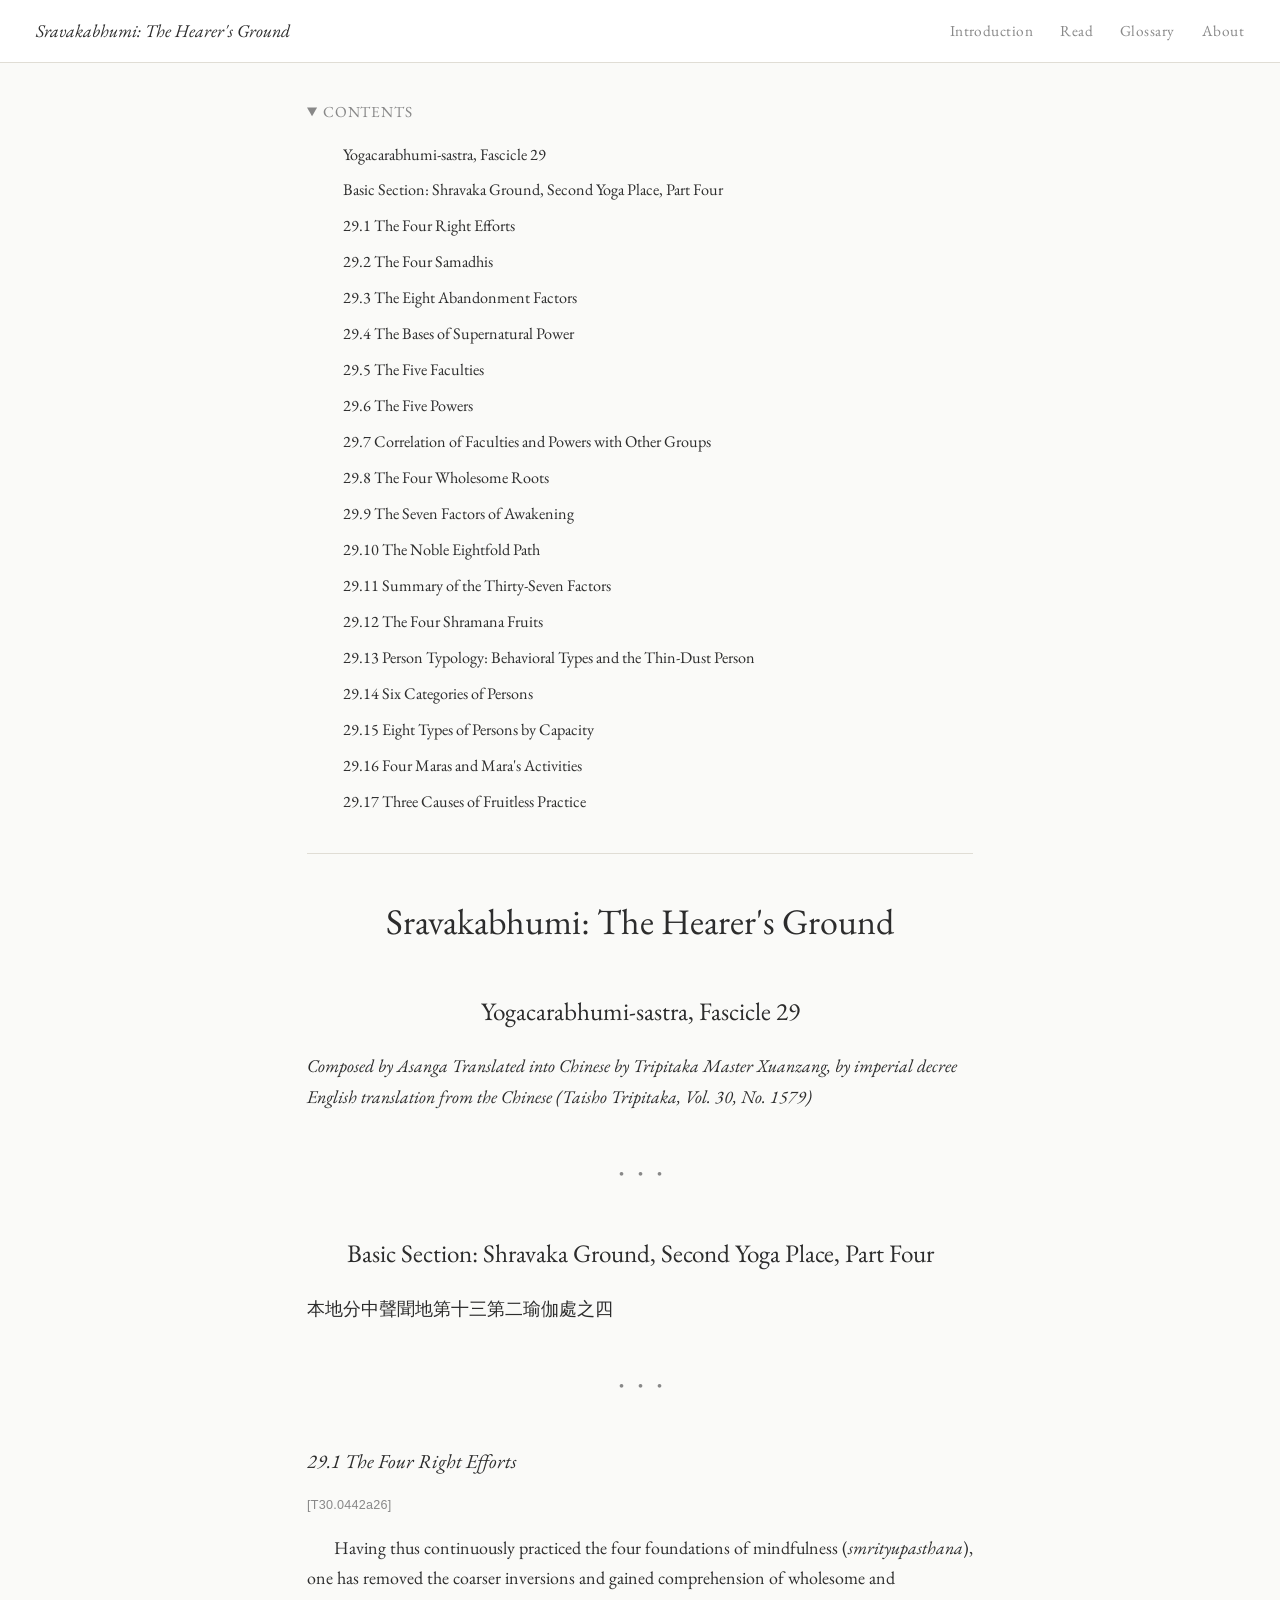
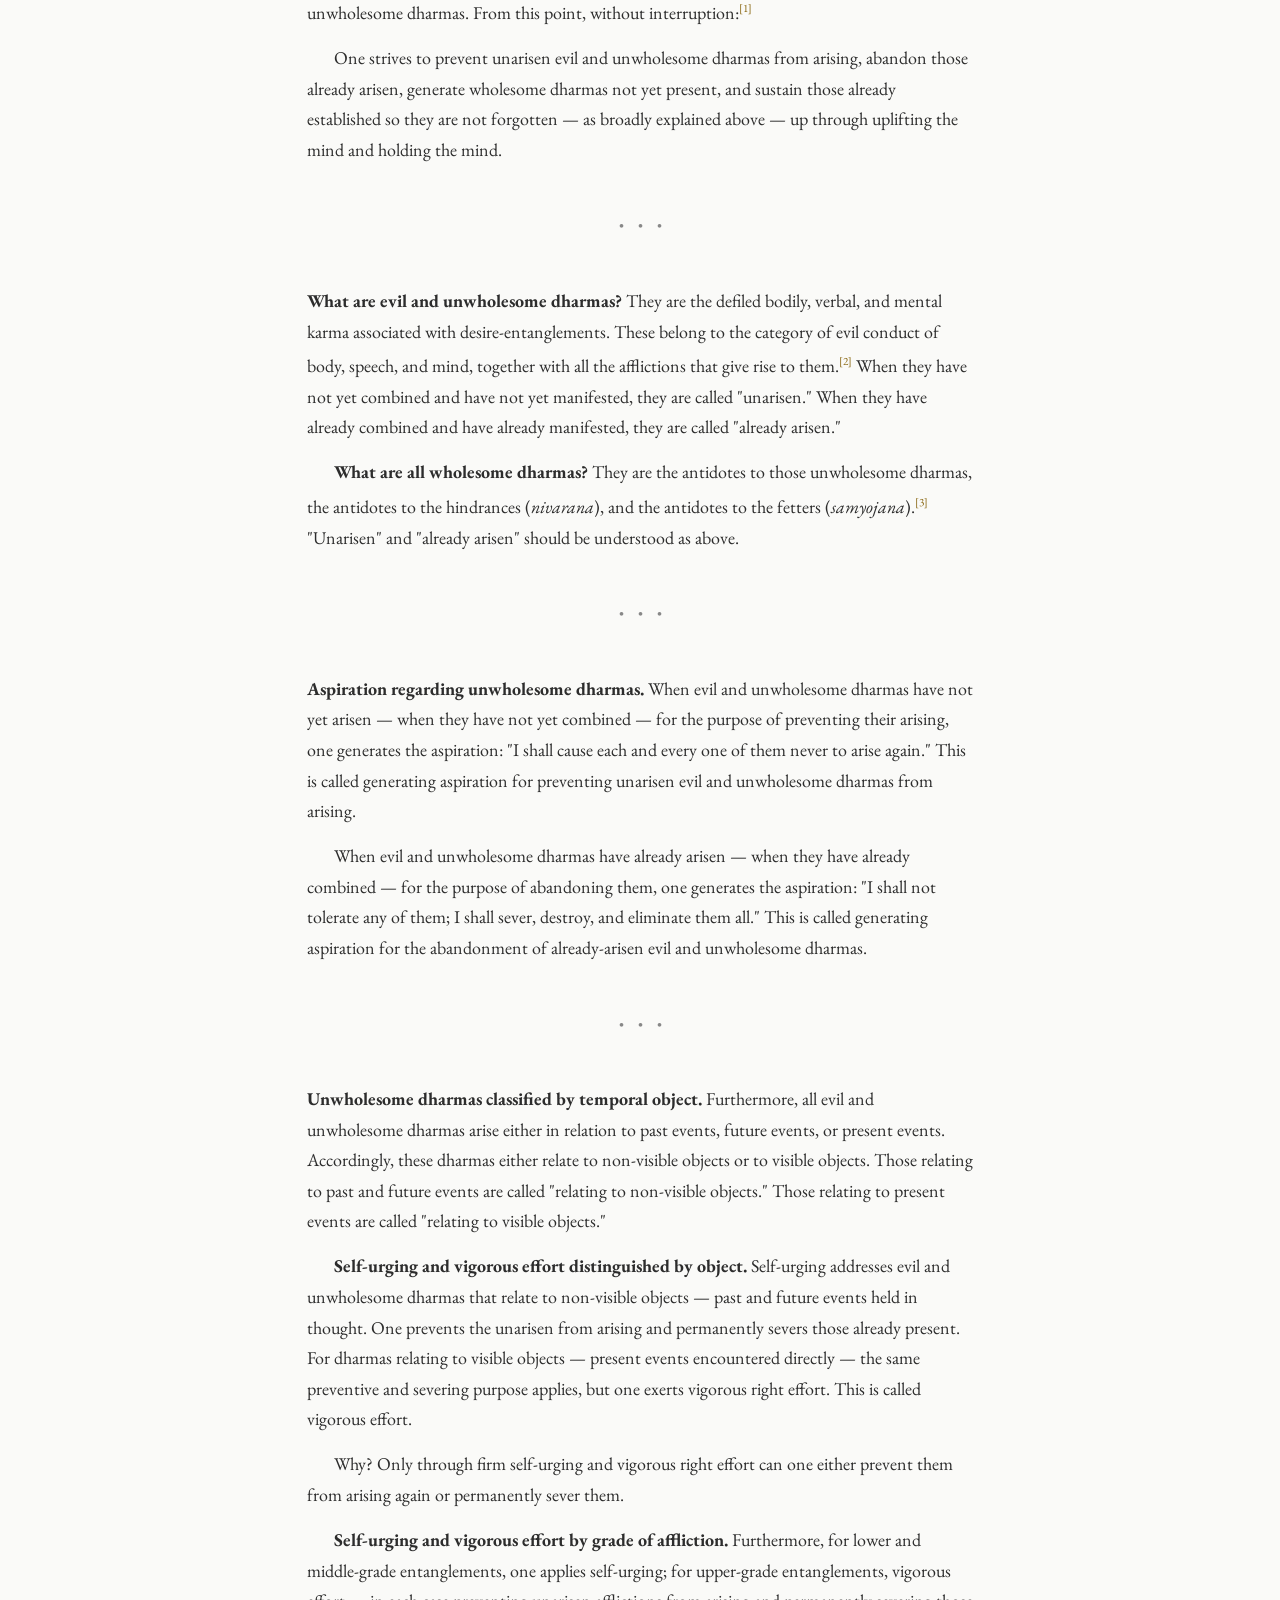
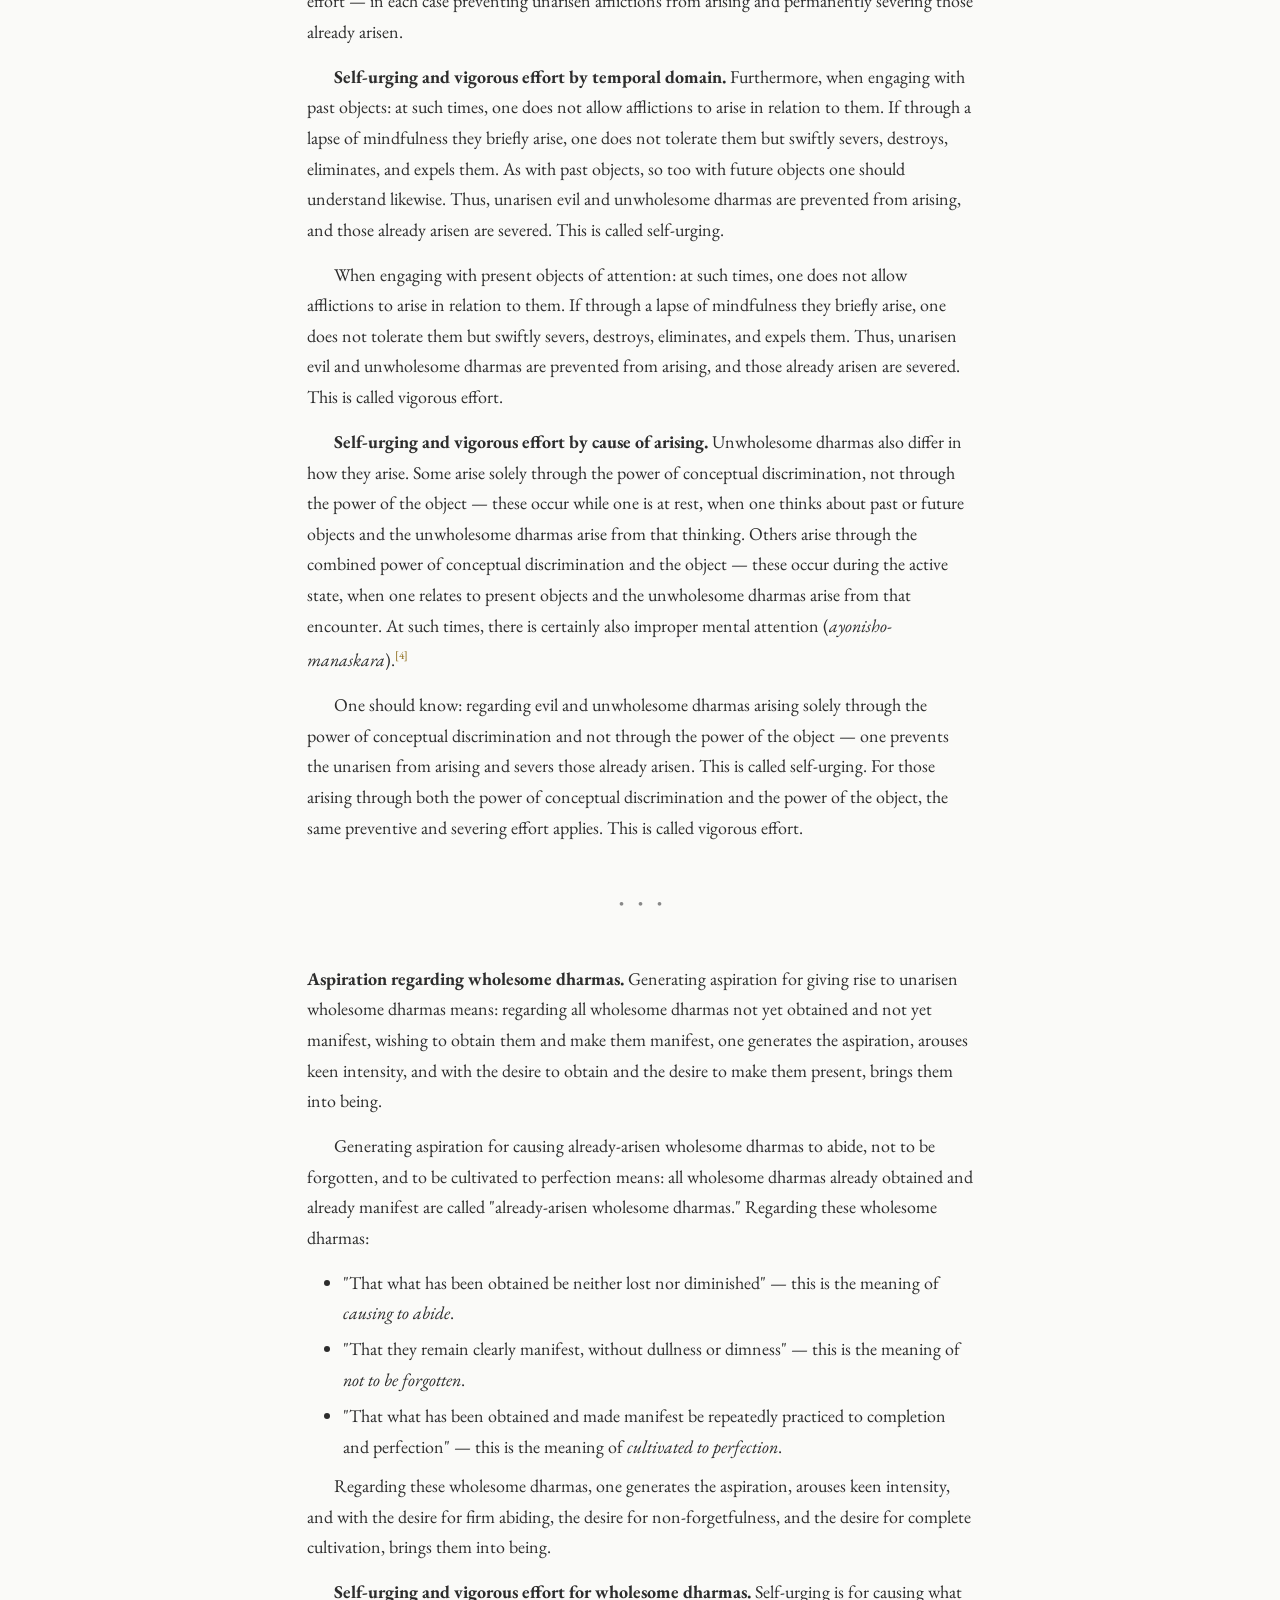
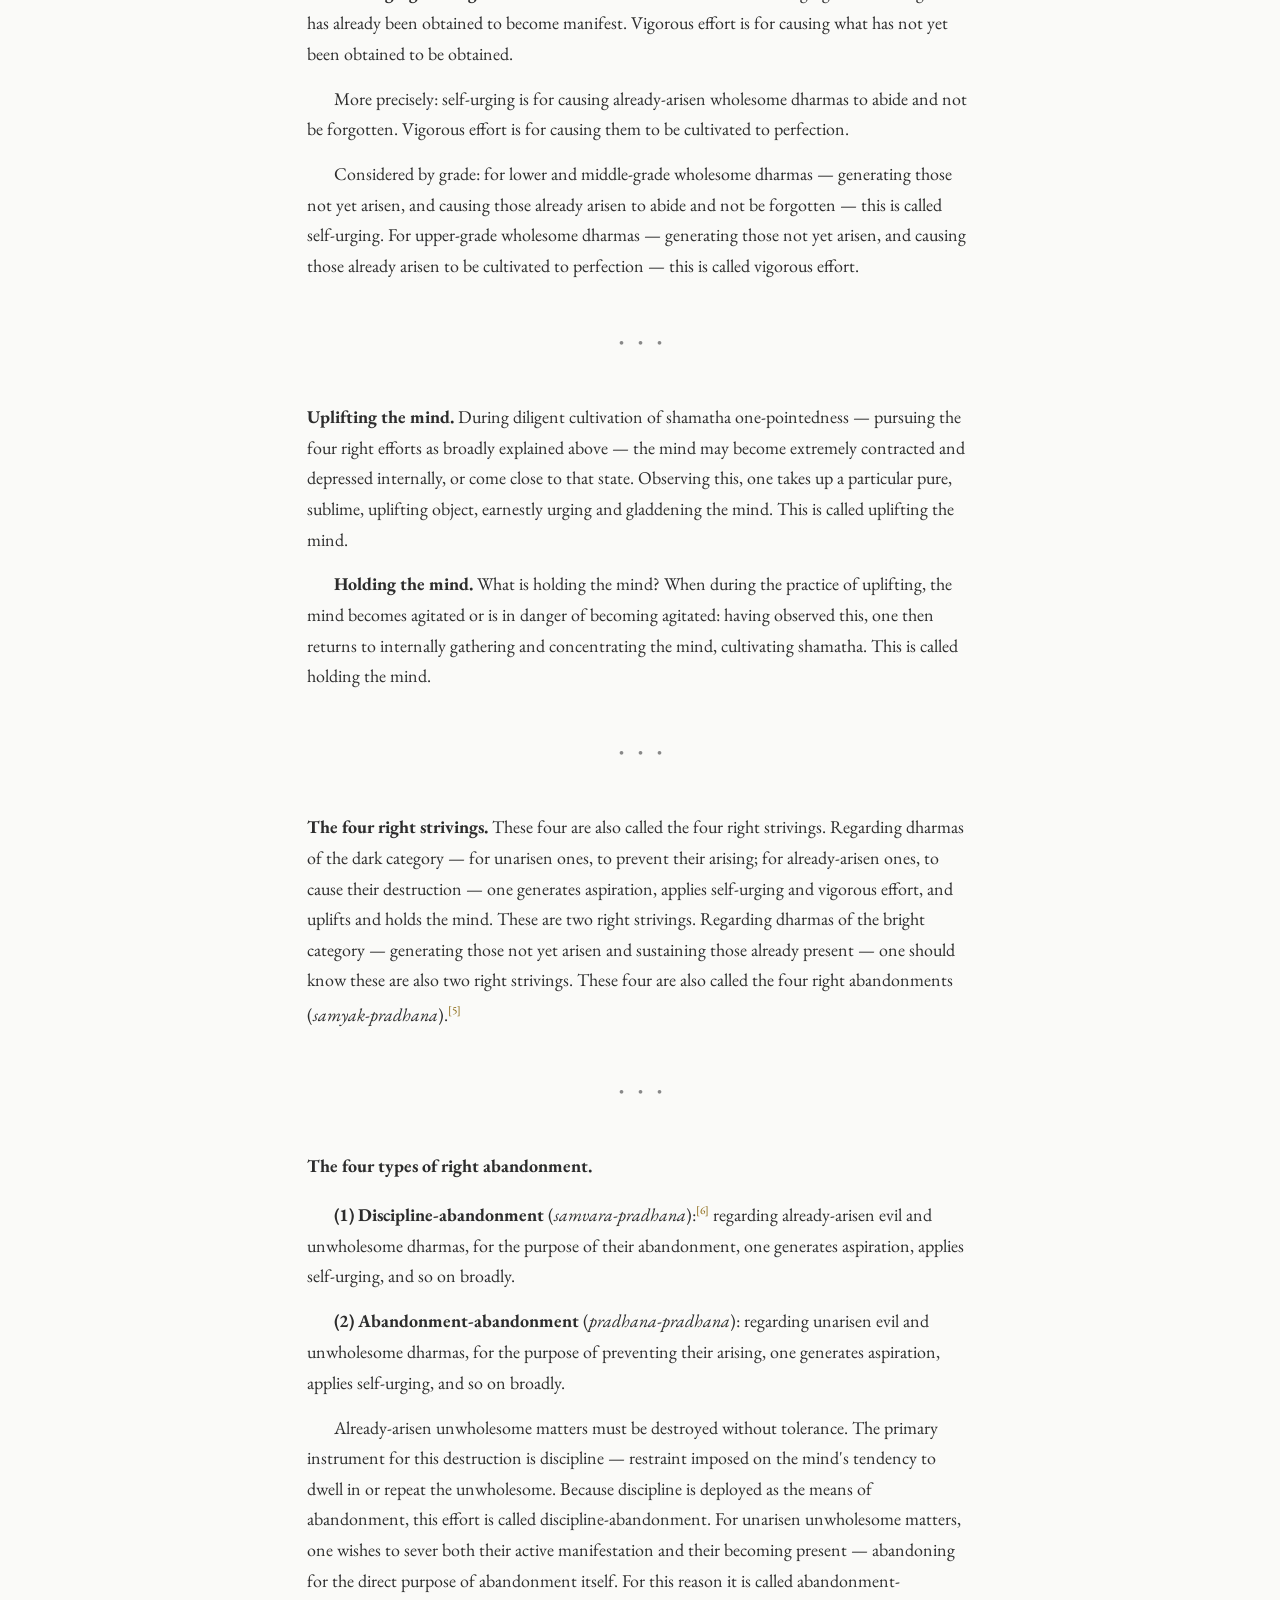
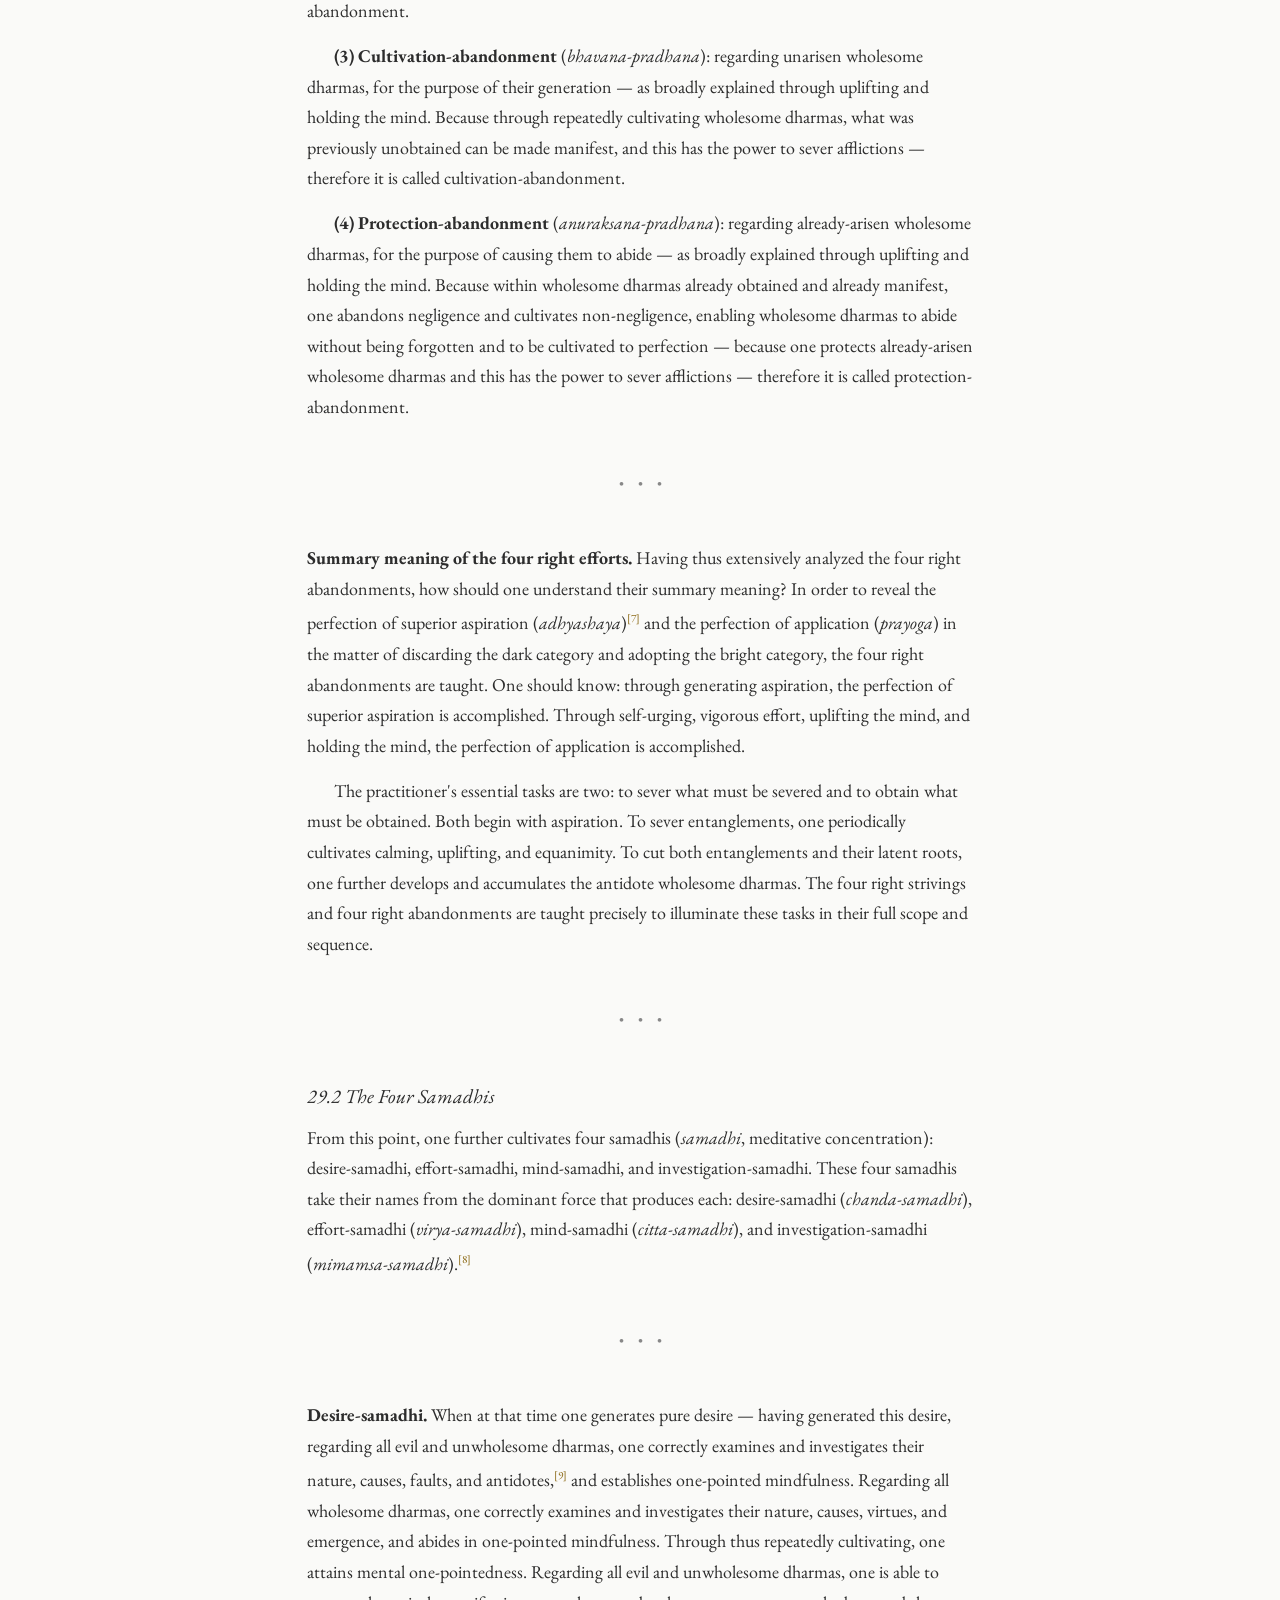
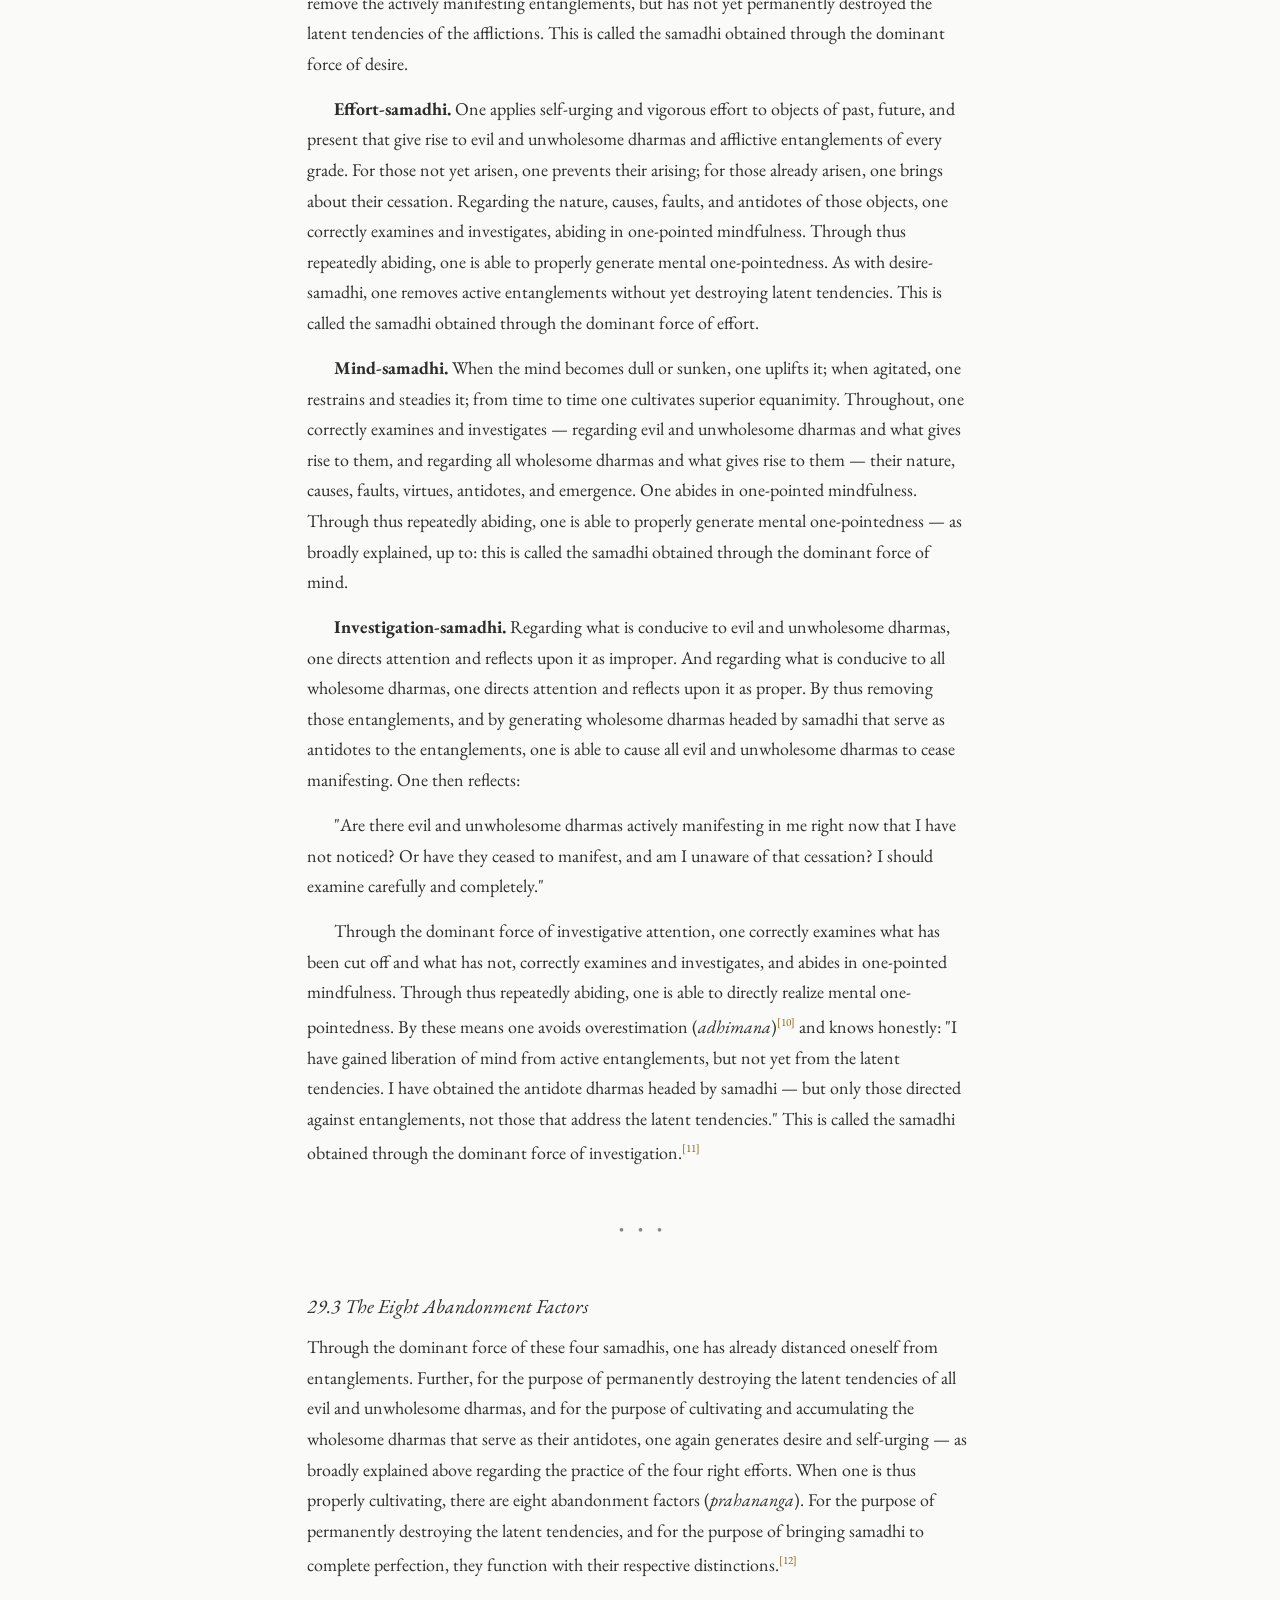
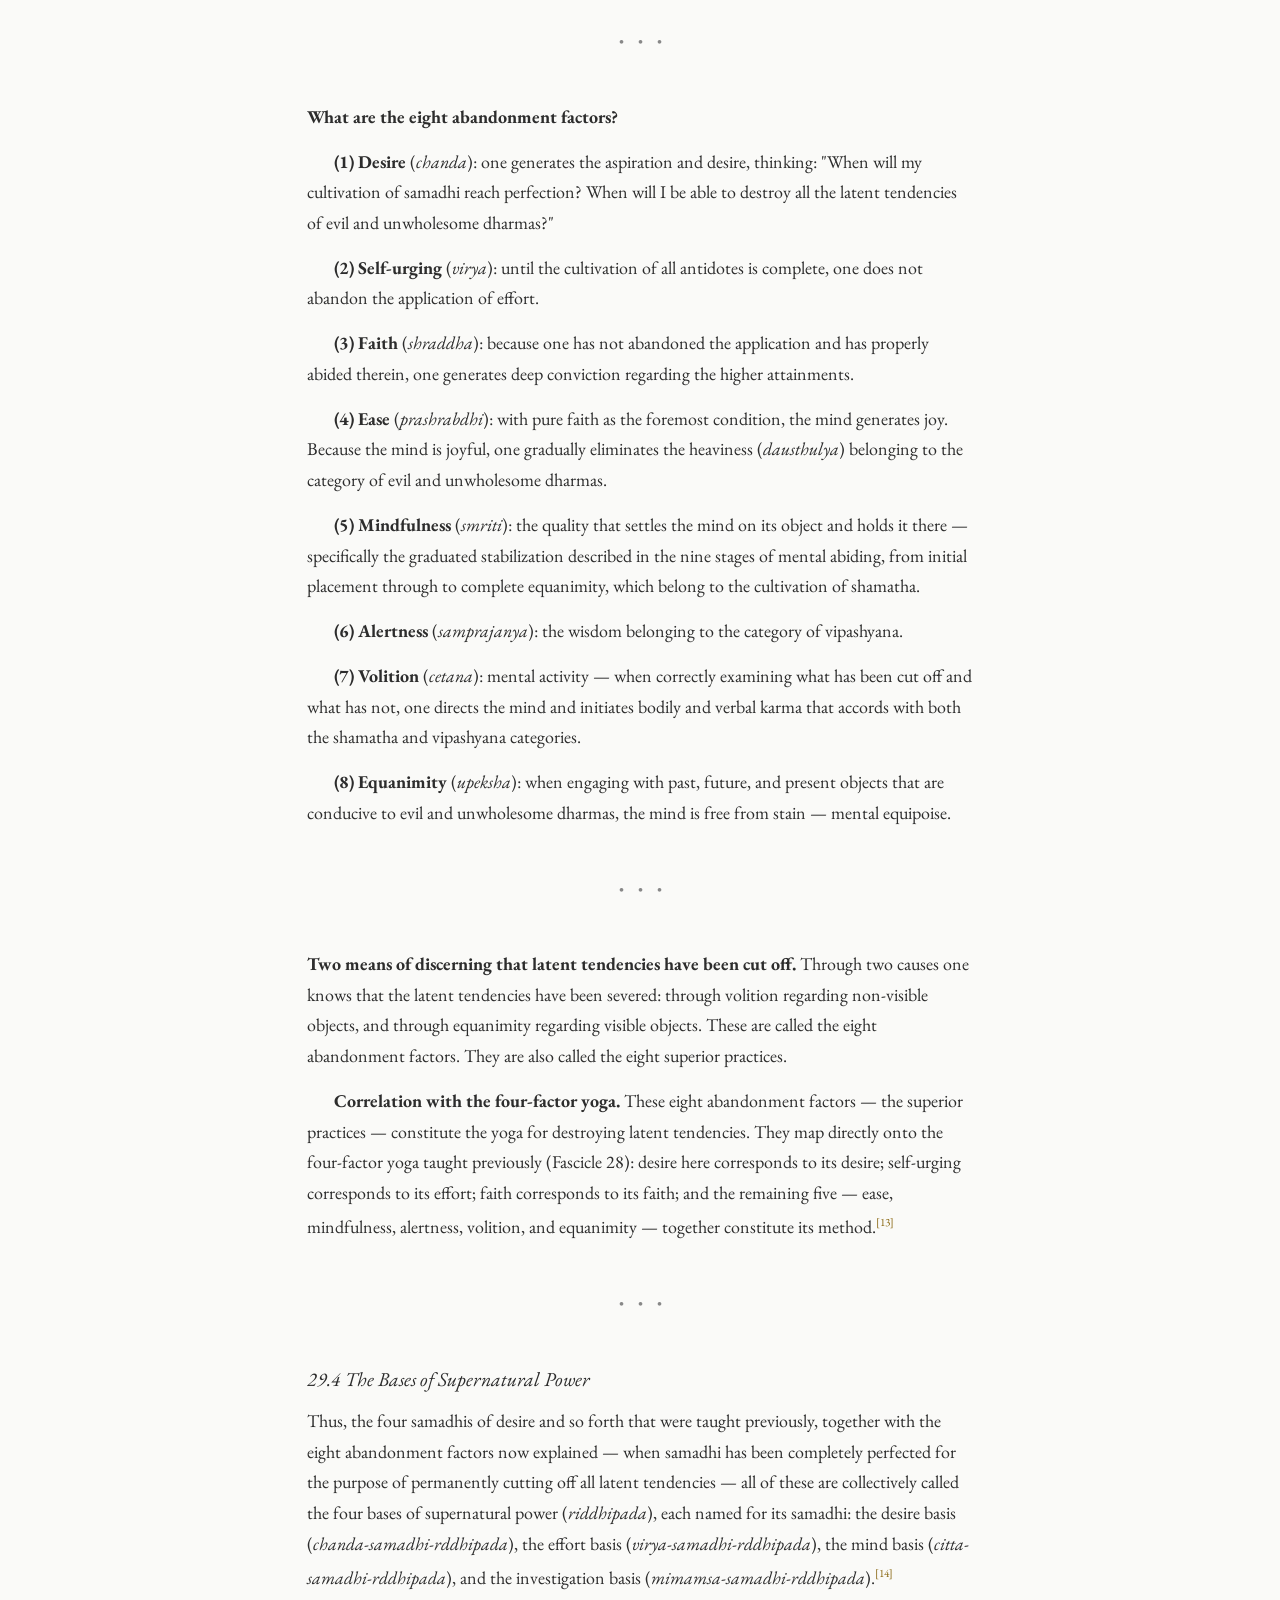
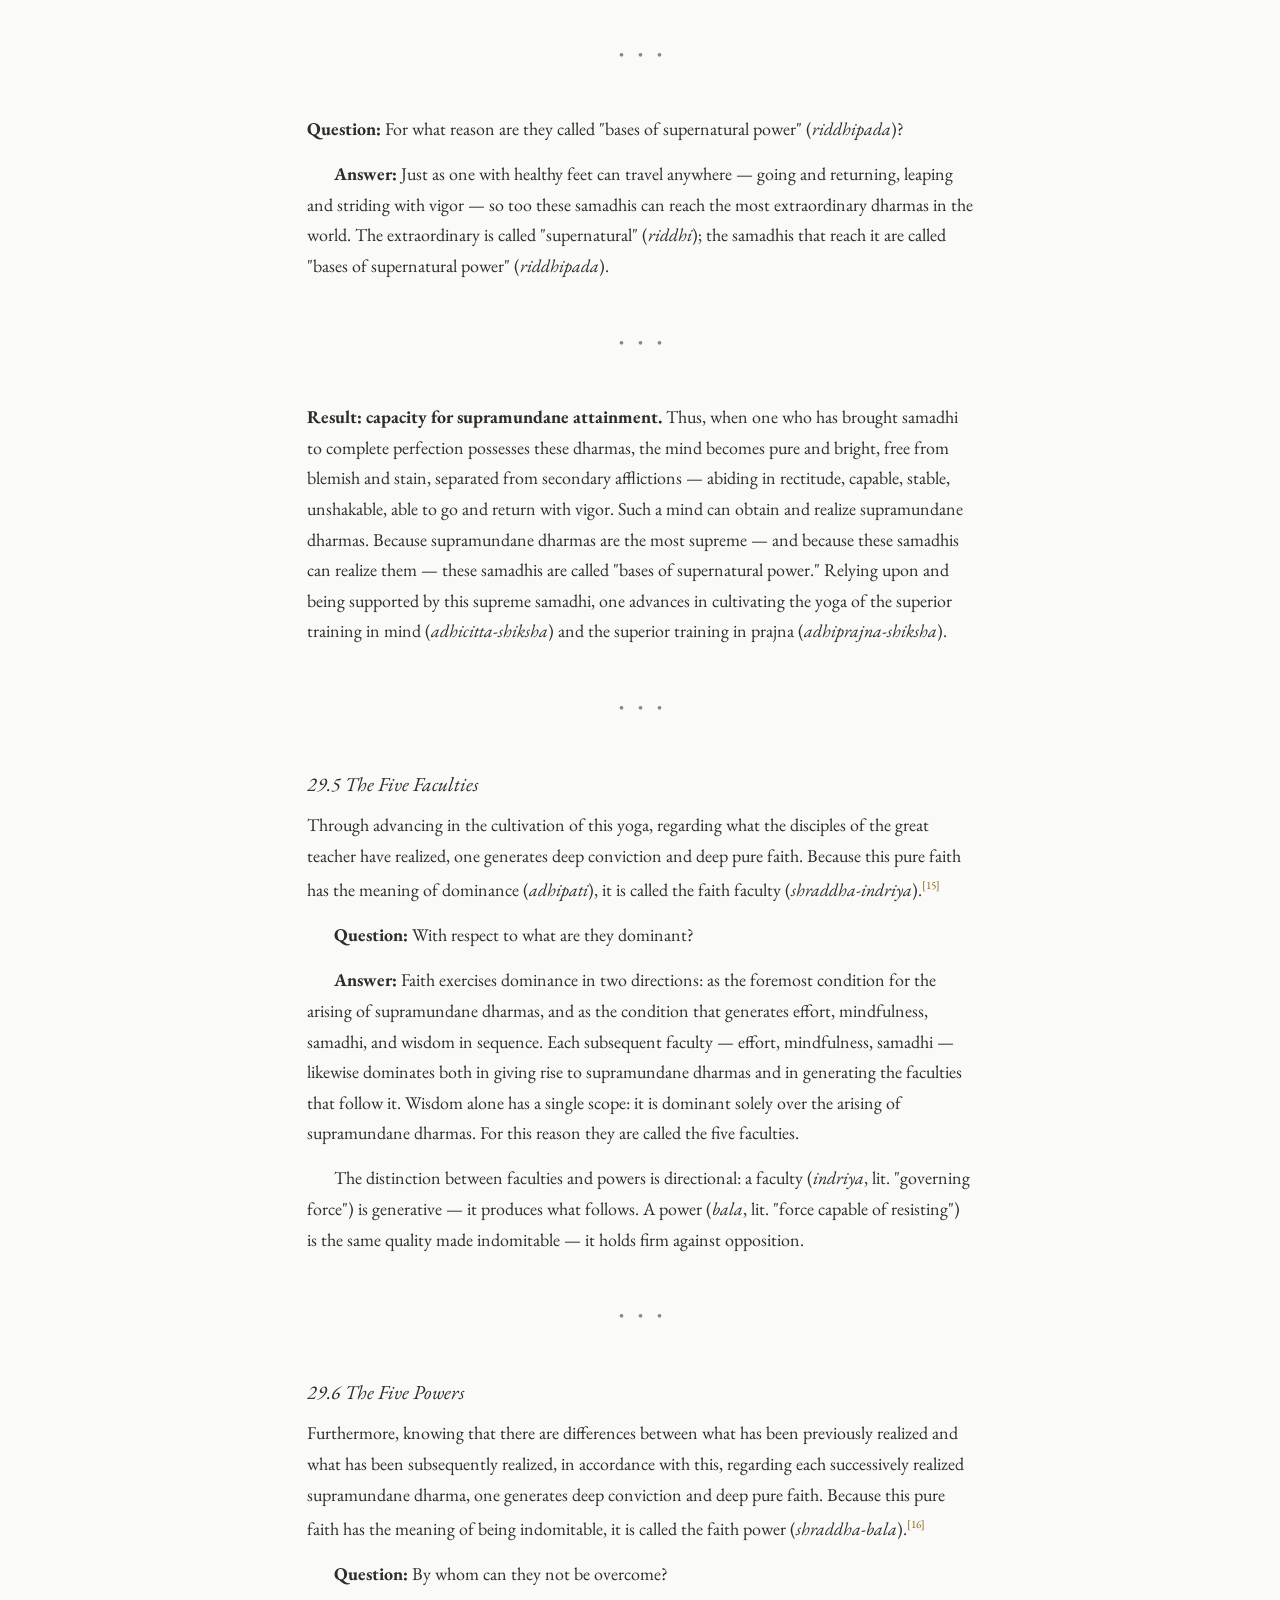
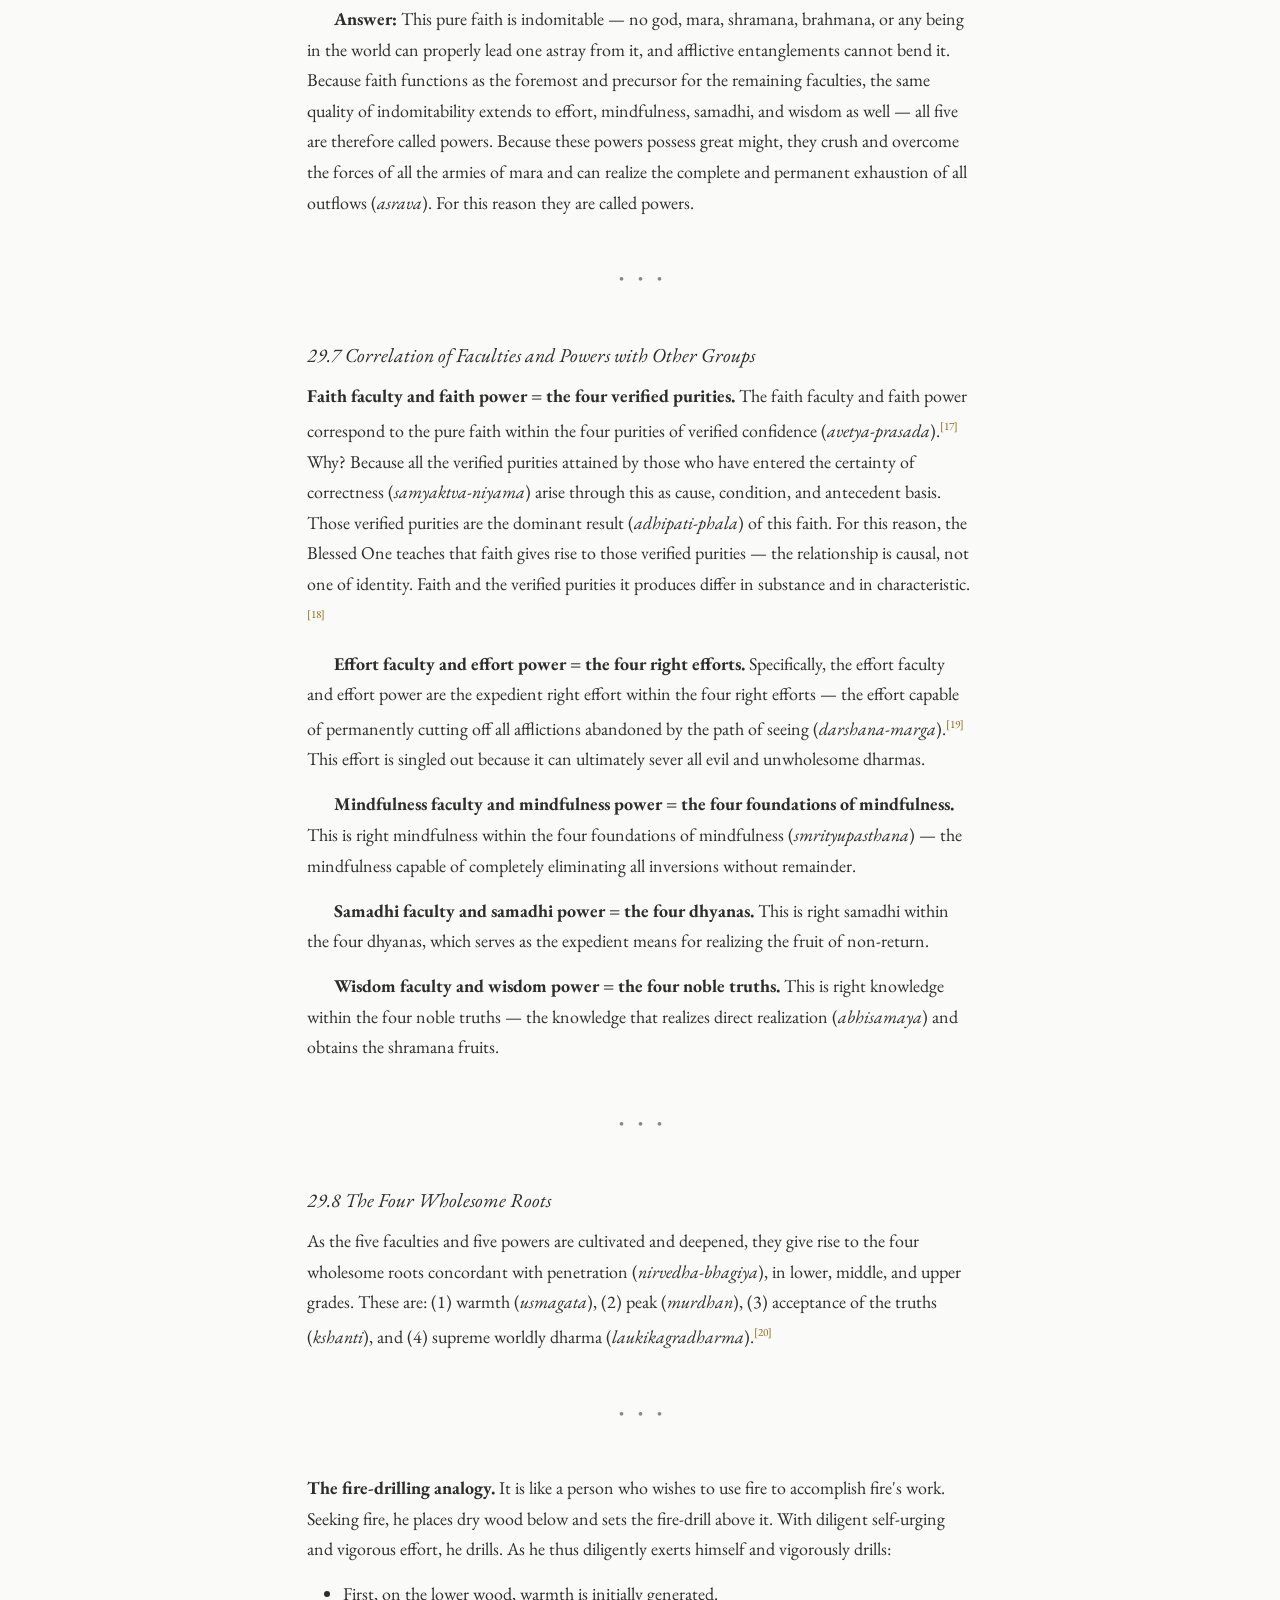
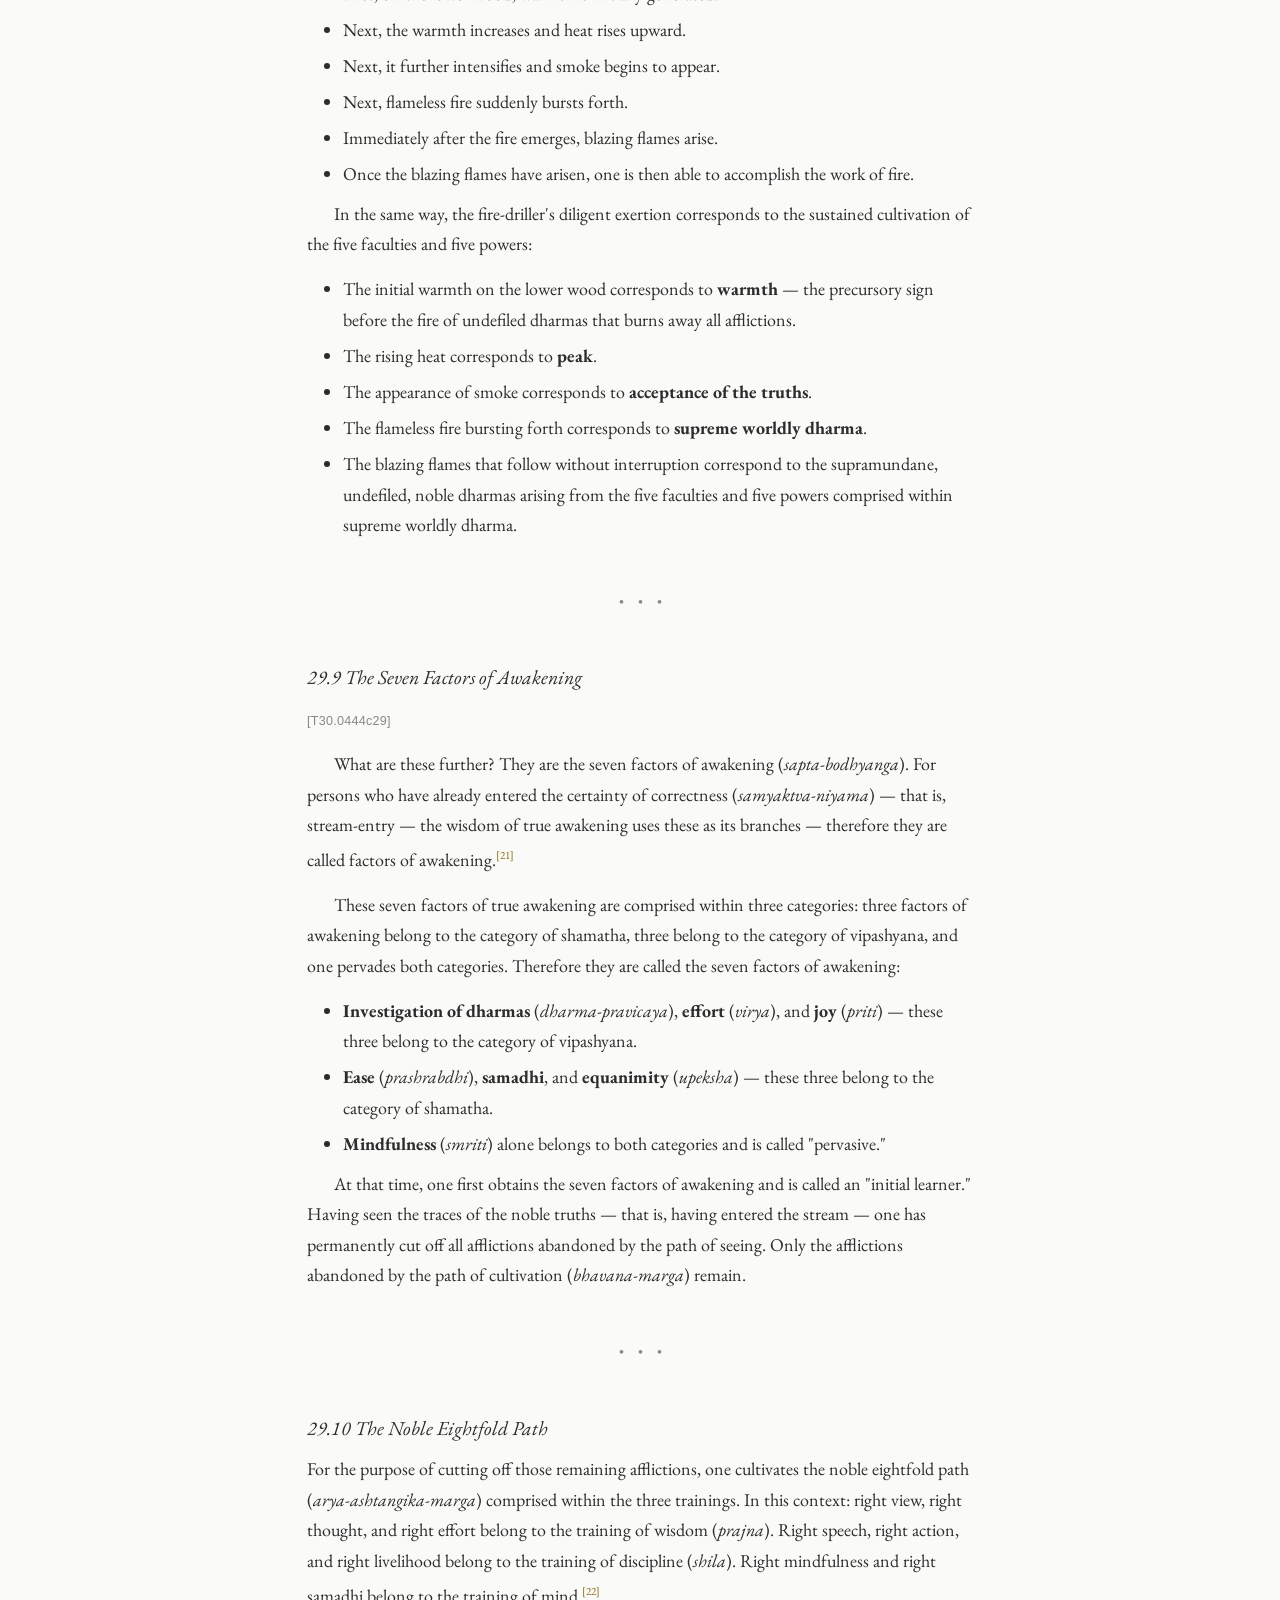
<file: docs/fascicle-29.html>
<!DOCTYPE html>
<html lang="en">
<head>
  <meta charset="UTF-8">
  <meta name="viewport" content="width=device-width, initial-scale=1.0">
  <title>Fascicle 29 — The Second Yoga Place, Part 4 — Sravakabhumi</title>
  <link rel="preconnect" href="https://fonts.googleapis.com">
  <link rel="preconnect" href="https://fonts.gstatic.com" crossorigin>
  <link href="https://fonts.googleapis.com/css2?family=EB+Garamond:ital,wght@0,400;0,700;1,400;1,700&display=swap" rel="stylesheet">
  <link rel="stylesheet" href="style.css">
</head>
<body>
  <nav class="top-nav">
    <a href="index.html" class="nav-title">Sravakabhumi: The Hearer's Ground</a>
    <div class="nav-links">
      <a href="introduction.html">Introduction</a>
      <a href="index.html#read">Read</a>
      <a href="glossary.html">Glossary</a>
      <a href="methodology.html">About</a>
    </div>
  </nav>

  <main class="content">
    
    <aside class="page-toc">
      <details open>
        <summary>Contents</summary>
        <ul>
<li><a href="#yogacarabhumi-sastra-fascicle-29">Yogacarabhumi-sastra, Fascicle 29</a></li>
<li><a href="#basic-section-shravaka-ground-second-yoga-place-part-four">Basic Section: Shravaka Ground, Second Yoga Place, Part Four</a></li>
  <li><a href="#291-the-four-right-efforts">29.1 The Four Right Efforts</a></li>
  <li><a href="#292-the-four-samadhis">29.2 The Four Samadhis</a></li>
  <li><a href="#293-the-eight-abandonment-factors">29.3 The Eight Abandonment Factors</a></li>
  <li><a href="#294-the-bases-of-supernatural-power">29.4 The Bases of Supernatural Power</a></li>
  <li><a href="#295-the-five-faculties">29.5 The Five Faculties</a></li>
  <li><a href="#296-the-five-powers">29.6 The Five Powers</a></li>
  <li><a href="#297-correlation-of-faculties-and-powers-with-other-groups">29.7 Correlation of Faculties and Powers with Other Groups</a></li>
  <li><a href="#298-the-four-wholesome-roots">29.8 The Four Wholesome Roots</a></li>
  <li><a href="#299-the-seven-factors-of-awakening">29.9 The Seven Factors of Awakening</a></li>
  <li><a href="#2910-the-noble-eightfold-path">29.10 The Noble Eightfold Path</a></li>
  <li><a href="#2911-summary-of-the-thirty-seven-factors">29.11 Summary of the Thirty-Seven Factors</a></li>
  <li><a href="#2912-the-four-shramana-fruits">29.12 The Four Shramana Fruits</a></li>
  <li><a href="#2913-person-typology-behavioral-types-and-the-thin-dust-person">29.13 Person Typology: Behavioral Types and the Thin-Dust Person</a></li>
  <li><a href="#2914-six-categories-of-persons">29.14 Six Categories of Persons</a></li>
  <li><a href="#2915-eight-types-of-persons-by-capacity">29.15 Eight Types of Persons by Capacity</a></li>
  <li><a href="#2916-four-maras-and-maras-activities">29.16 Four Maras and Mara's Activities</a></li>
  <li><a href="#2917-three-causes-of-fruitless-practice">29.17 Three Causes of Fruitless Practice</a></li>
</ul>
      </details>
    </aside>
    

    <article>
      <h1>Sravakabhumi: The Hearer's Ground</h1>
<h2 id="yogacarabhumi-sastra-fascicle-29">Yogacarabhumi-sastra, Fascicle 29</h2>
<p><em>Composed by Asanga</em>
<em>Translated into Chinese by Tripitaka Master Xuanzang, by imperial decree</em>
<em>English translation from the Chinese (Taisho Tripitaka, Vol. 30, No. 1579)</em></p>
<hr />
<h2 id="basic-section-shravaka-ground-second-yoga-place-part-four">Basic Section: Shravaka Ground, Second Yoga Place, Part Four</h2>
<p>本地分中聲聞地第十三第二瑜伽處之四</p>
<hr />
<h3 id="291-the-four-right-efforts">29.1 The Four Right Efforts</h3>
<p><span class="taisho-ref">[T30.0442a26]</span></p>
<p>Having thus continuously practiced the four foundations of mindfulness (<em>smrityupasthana</em>), one has removed the coarser inversions and gained comprehension of wholesome and unwholesome dharmas. From this point, without interruption:<sup class="footnote-ref"><a href="#fn1" id="fnref1">[1]</a></sup></p>
<p>One strives to prevent unarisen evil and unwholesome dharmas from arising, abandon those already arisen, generate wholesome dharmas not yet present, and sustain those already established so they are not forgotten — as broadly explained above — up through uplifting the mind and holding the mind.</p>
<hr />
<p><strong>What are evil and unwholesome dharmas?</strong> They are the defiled bodily, verbal, and mental karma associated with desire-entanglements. These belong to the category of evil conduct of body, speech, and mind, together with all the afflictions that give rise to them.<sup class="footnote-ref"><a href="#fn2" id="fnref2">[2]</a></sup> When they have not yet combined and have not yet manifested, they are called &quot;unarisen.&quot; When they have already combined and have already manifested, they are called &quot;already arisen.&quot;</p>
<p><strong>What are all wholesome dharmas?</strong> They are the antidotes to those unwholesome dharmas, the antidotes to the hindrances (<em>nivarana</em>), and the antidotes to the fetters (<em>samyojana</em>).<sup class="footnote-ref"><a href="#fn3" id="fnref3">[3]</a></sup> &quot;Unarisen&quot; and &quot;already arisen&quot; should be understood as above.</p>
<hr />
<p><strong>Aspiration regarding unwholesome dharmas.</strong> When evil and unwholesome dharmas have not yet arisen — when they have not yet combined — for the purpose of preventing their arising, one generates the aspiration: &quot;I shall cause each and every one of them never to arise again.&quot; This is called generating aspiration for preventing unarisen evil and unwholesome dharmas from arising.</p>
<p>When evil and unwholesome dharmas have already arisen — when they have already combined — for the purpose of abandoning them, one generates the aspiration: &quot;I shall not tolerate any of them; I shall sever, destroy, and eliminate them all.&quot; This is called generating aspiration for the abandonment of already-arisen evil and unwholesome dharmas.</p>
<hr />
<p><strong>Unwholesome dharmas classified by temporal object.</strong> Furthermore, all evil and unwholesome dharmas arise either in relation to past events, future events, or present events. Accordingly, these dharmas either relate to non-visible objects or to visible objects. Those relating to past and future events are called &quot;relating to non-visible objects.&quot; Those relating to present events are called &quot;relating to visible objects.&quot;</p>
<p><strong>Self-urging and vigorous effort distinguished by object.</strong> Self-urging addresses evil and unwholesome dharmas that relate to non-visible objects — past and future events held in thought. One prevents the unarisen from arising and permanently severs those already present. For dharmas relating to visible objects — present events encountered directly — the same preventive and severing purpose applies, but one exerts vigorous right effort. This is called vigorous effort.</p>
<p>Why? Only through firm self-urging and vigorous right effort can one either prevent them from arising again or permanently sever them.</p>
<p><strong>Self-urging and vigorous effort by grade of affliction.</strong> Furthermore, for lower and middle-grade entanglements, one applies self-urging; for upper-grade entanglements, vigorous effort — in each case preventing unarisen afflictions from arising and permanently severing those already arisen.</p>
<p><strong>Self-urging and vigorous effort by temporal domain.</strong> Furthermore, when engaging with past objects: at such times, one does not allow afflictions to arise in relation to them. If through a lapse of mindfulness they briefly arise, one does not tolerate them but swiftly severs, destroys, eliminates, and expels them. As with past objects, so too with future objects one should understand likewise. Thus, unarisen evil and unwholesome dharmas are prevented from arising, and those already arisen are severed. This is called self-urging.</p>
<p>When engaging with present objects of attention: at such times, one does not allow afflictions to arise in relation to them. If through a lapse of mindfulness they briefly arise, one does not tolerate them but swiftly severs, destroys, eliminates, and expels them. Thus, unarisen evil and unwholesome dharmas are prevented from arising, and those already arisen are severed. This is called vigorous effort.</p>
<p><strong>Self-urging and vigorous effort by cause of arising.</strong> Unwholesome dharmas also differ in how they arise. Some arise solely through the power of conceptual discrimination, not through the power of the object — these occur while one is at rest, when one thinks about past or future objects and the unwholesome dharmas arise from that thinking. Others arise through the combined power of conceptual discrimination and the object — these occur during the active state, when one relates to present objects and the unwholesome dharmas arise from that encounter. At such times, there is certainly also improper mental attention (<em>ayonisho-manaskara</em>).<sup class="footnote-ref"><a href="#fn4" id="fnref4">[4]</a></sup></p>
<p>One should know: regarding evil and unwholesome dharmas arising solely through the power of conceptual discrimination and not through the power of the object — one prevents the unarisen from arising and severs those already arisen. This is called self-urging. For those arising through both the power of conceptual discrimination and the power of the object, the same preventive and severing effort applies. This is called vigorous effort.</p>
<hr />
<p><strong>Aspiration regarding wholesome dharmas.</strong> Generating aspiration for giving rise to unarisen wholesome dharmas means: regarding all wholesome dharmas not yet obtained and not yet manifest, wishing to obtain them and make them manifest, one generates the aspiration, arouses keen intensity, and with the desire to obtain and the desire to make them present, brings them into being.</p>
<p>Generating aspiration for causing already-arisen wholesome dharmas to abide, not to be forgotten, and to be cultivated to perfection means: all wholesome dharmas already obtained and already manifest are called &quot;already-arisen wholesome dharmas.&quot; Regarding these wholesome dharmas:</p>
<ul>
<li>&quot;That what has been obtained be neither lost nor diminished&quot; — this is the meaning of <em>causing to abide</em>.</li>
<li>&quot;That they remain clearly manifest, without dullness or dimness&quot; — this is the meaning of <em>not to be forgotten</em>.</li>
<li>&quot;That what has been obtained and made manifest be repeatedly practiced to completion and perfection&quot; — this is the meaning of <em>cultivated to perfection</em>.</li>
</ul>
<p>Regarding these wholesome dharmas, one generates the aspiration, arouses keen intensity, and with the desire for firm abiding, the desire for non-forgetfulness, and the desire for complete cultivation, brings them into being.</p>
<p><strong>Self-urging and vigorous effort for wholesome dharmas.</strong> Self-urging is for causing what has already been obtained to become manifest. Vigorous effort is for causing what has not yet been obtained to be obtained.</p>
<p>More precisely: self-urging is for causing already-arisen wholesome dharmas to abide and not be forgotten. Vigorous effort is for causing them to be cultivated to perfection.</p>
<p>Considered by grade: for lower and middle-grade wholesome dharmas — generating those not yet arisen, and causing those already arisen to abide and not be forgotten — this is called self-urging. For upper-grade wholesome dharmas — generating those not yet arisen, and causing those already arisen to be cultivated to perfection — this is called vigorous effort.</p>
<hr />
<p><strong>Uplifting the mind.</strong> During diligent cultivation of shamatha one-pointedness — pursuing the four right efforts as broadly explained above — the mind may become extremely contracted and depressed internally, or come close to that state. Observing this, one takes up a particular pure, sublime, uplifting object, earnestly urging and gladdening the mind. This is called uplifting the mind.</p>
<p><strong>Holding the mind.</strong> What is holding the mind? When during the practice of uplifting, the mind becomes agitated or is in danger of becoming agitated: having observed this, one then returns to internally gathering and concentrating the mind, cultivating shamatha. This is called holding the mind.</p>
<hr />
<p><strong>The four right strivings.</strong> These four are also called the four right strivings. Regarding dharmas of the dark category — for unarisen ones, to prevent their arising; for already-arisen ones, to cause their destruction — one generates aspiration, applies self-urging and vigorous effort, and uplifts and holds the mind. These are two right strivings. Regarding dharmas of the bright category — generating those not yet arisen and sustaining those already present — one should know these are also two right strivings. These four are also called the four right abandonments (<em>samyak-pradhana</em>).<sup class="footnote-ref"><a href="#fn5" id="fnref5">[5]</a></sup></p>
<hr />
<p><strong>The four types of right abandonment.</strong></p>
<p><strong>(1) Discipline-abandonment</strong> (<em>samvara-pradhana</em>):<sup class="footnote-ref"><a href="#fn6" id="fnref6">[6]</a></sup> regarding already-arisen evil and unwholesome dharmas, for the purpose of their abandonment, one generates aspiration, applies self-urging, and so on broadly.</p>
<p><strong>(2) Abandonment-abandonment</strong> (<em>pradhana-pradhana</em>): regarding unarisen evil and unwholesome dharmas, for the purpose of preventing their arising, one generates aspiration, applies self-urging, and so on broadly.</p>
<p>Already-arisen unwholesome matters must be destroyed without tolerance. The primary instrument for this destruction is discipline — restraint imposed on the mind's tendency to dwell in or repeat the unwholesome. Because discipline is deployed as the means of abandonment, this effort is called discipline-abandonment. For unarisen unwholesome matters, one wishes to sever both their active manifestation and their becoming present — abandoning for the direct purpose of abandonment itself. For this reason it is called abandonment-abandonment.</p>
<p><strong>(3) Cultivation-abandonment</strong> (<em>bhavana-pradhana</em>): regarding unarisen wholesome dharmas, for the purpose of their generation — as broadly explained through uplifting and holding the mind. Because through repeatedly cultivating wholesome dharmas, what was previously unobtained can be made manifest, and this has the power to sever afflictions — therefore it is called cultivation-abandonment.</p>
<p><strong>(4) Protection-abandonment</strong> (<em>anuraksana-pradhana</em>): regarding already-arisen wholesome dharmas, for the purpose of causing them to abide — as broadly explained through uplifting and holding the mind. Because within wholesome dharmas already obtained and already manifest, one abandons negligence and cultivates non-negligence, enabling wholesome dharmas to abide without being forgotten and to be cultivated to perfection — because one protects already-arisen wholesome dharmas and this has the power to sever afflictions — therefore it is called protection-abandonment.</p>
<hr />
<p><strong>Summary meaning of the four right efforts.</strong> Having thus extensively analyzed the four right abandonments, how should one understand their summary meaning? In order to reveal the perfection of superior aspiration (<em>adhyashaya</em>)<sup class="footnote-ref"><a href="#fn7" id="fnref7">[7]</a></sup> and the perfection of application (<em>prayoga</em>) in the matter of discarding the dark category and adopting the bright category, the four right abandonments are taught. One should know: through generating aspiration, the perfection of superior aspiration is accomplished. Through self-urging, vigorous effort, uplifting the mind, and holding the mind, the perfection of application is accomplished.</p>
<p>The practitioner's essential tasks are two: to sever what must be severed and to obtain what must be obtained. Both begin with aspiration. To sever entanglements, one periodically cultivates calming, uplifting, and equanimity. To cut both entanglements and their latent roots, one further develops and accumulates the antidote wholesome dharmas. The four right strivings and four right abandonments are taught precisely to illuminate these tasks in their full scope and sequence.</p>
<hr />
<h3 id="292-the-four-samadhis">29.2 The Four Samadhis</h3>
<p>From this point, one further cultivates four samadhis (<em>samadhi</em>, meditative concentration): desire-samadhi, effort-samadhi, mind-samadhi, and investigation-samadhi. These four samadhis take their names from the dominant force that produces each: desire-samadhi (<em>chanda-samadhi</em>), effort-samadhi (<em>virya-samadhi</em>), mind-samadhi (<em>citta-samadhi</em>), and investigation-samadhi (<em>mimamsa-samadhi</em>).<sup class="footnote-ref"><a href="#fn8" id="fnref8">[8]</a></sup></p>
<hr />
<p><strong>Desire-samadhi.</strong> When at that time one generates pure desire — having generated this desire, regarding all evil and unwholesome dharmas, one correctly examines and investigates their nature, causes, faults, and antidotes,<sup class="footnote-ref"><a href="#fn9" id="fnref9">[9]</a></sup> and establishes one-pointed mindfulness. Regarding all wholesome dharmas, one correctly examines and investigates their nature, causes, virtues, and emergence, and abides in one-pointed mindfulness. Through thus repeatedly cultivating, one attains mental one-pointedness. Regarding all evil and unwholesome dharmas, one is able to remove the actively manifesting entanglements, but has not yet permanently destroyed the latent tendencies of the afflictions. This is called the samadhi obtained through the dominant force of desire.</p>
<p><strong>Effort-samadhi.</strong> One applies self-urging and vigorous effort to objects of past, future, and present that give rise to evil and unwholesome dharmas and afflictive entanglements of every grade. For those not yet arisen, one prevents their arising; for those already arisen, one brings about their cessation. Regarding the nature, causes, faults, and antidotes of those objects, one correctly examines and investigates, abiding in one-pointed mindfulness. Through thus repeatedly abiding, one is able to properly generate mental one-pointedness. As with desire-samadhi, one removes active entanglements without yet destroying latent tendencies. This is called the samadhi obtained through the dominant force of effort.</p>
<p><strong>Mind-samadhi.</strong> When the mind becomes dull or sunken, one uplifts it; when agitated, one restrains and steadies it; from time to time one cultivates superior equanimity. Throughout, one correctly examines and investigates — regarding evil and unwholesome dharmas and what gives rise to them, and regarding all wholesome dharmas and what gives rise to them — their nature, causes, faults, virtues, antidotes, and emergence. One abides in one-pointed mindfulness. Through thus repeatedly abiding, one is able to properly generate mental one-pointedness — as broadly explained, up to: this is called the samadhi obtained through the dominant force of mind.</p>
<p><strong>Investigation-samadhi.</strong> Regarding what is conducive to evil and unwholesome dharmas, one directs attention and reflects upon it as improper. And regarding what is conducive to all wholesome dharmas, one directs attention and reflects upon it as proper. By thus removing those entanglements, and by generating wholesome dharmas headed by samadhi that serve as antidotes to the entanglements, one is able to cause all evil and unwholesome dharmas to cease manifesting. One then reflects:</p>
<p>&quot;Are there evil and unwholesome dharmas actively manifesting in me right now that I have not noticed? Or have they ceased to manifest, and am I unaware of that cessation? I should examine carefully and completely.&quot;</p>
<p>Through the dominant force of investigative attention, one correctly examines what has been cut off and what has not, correctly examines and investigates, and abides in one-pointed mindfulness. Through thus repeatedly abiding, one is able to directly realize mental one-pointedness. By these means one avoids overestimation (<em>adhimana</em>)<sup class="footnote-ref"><a href="#fn10" id="fnref10">[10]</a></sup> and knows honestly: &quot;I have gained liberation of mind from active entanglements, but not yet from the latent tendencies. I have obtained the antidote dharmas headed by samadhi — but only those directed against entanglements, not those that address the latent tendencies.&quot; This is called the samadhi obtained through the dominant force of investigation.<sup class="footnote-ref"><a href="#fn11" id="fnref11">[11]</a></sup></p>
<hr />
<h3 id="293-the-eight-abandonment-factors">29.3 The Eight Abandonment Factors</h3>
<p>Through the dominant force of these four samadhis, one has already distanced oneself from entanglements. Further, for the purpose of permanently destroying the latent tendencies of all evil and unwholesome dharmas, and for the purpose of cultivating and accumulating the wholesome dharmas that serve as their antidotes, one again generates desire and self-urging — as broadly explained above regarding the practice of the four right efforts. When one is thus properly cultivating, there are eight abandonment factors (<em>prahananga</em>). For the purpose of permanently destroying the latent tendencies, and for the purpose of bringing samadhi to complete perfection, they function with their respective distinctions.<sup class="footnote-ref"><a href="#fn12" id="fnref12">[12]</a></sup></p>
<hr />
<p><strong>What are the eight abandonment factors?</strong></p>
<p><strong>(1) Desire</strong> (<em>chanda</em>): one generates the aspiration and desire, thinking: &quot;When will my cultivation of samadhi reach perfection? When will I be able to destroy all the latent tendencies of evil and unwholesome dharmas?&quot;</p>
<p><strong>(2) Self-urging</strong> (<em>virya</em>): until the cultivation of all antidotes is complete, one does not abandon the application of effort.</p>
<p><strong>(3) Faith</strong> (<em>shraddha</em>): because one has not abandoned the application and has properly abided therein, one generates deep conviction regarding the higher attainments.</p>
<p><strong>(4) Ease</strong> (<em>prashrabdhi</em>): with pure faith as the foremost condition, the mind generates joy. Because the mind is joyful, one gradually eliminates the heaviness (<em>dausthulya</em>) belonging to the category of evil and unwholesome dharmas.</p>
<p><strong>(5) Mindfulness</strong> (<em>smriti</em>): the quality that settles the mind on its object and holds it there — specifically the graduated stabilization described in the nine stages of mental abiding, from initial placement through to complete equanimity, which belong to the cultivation of shamatha.</p>
<p><strong>(6) Alertness</strong> (<em>samprajanya</em>): the wisdom belonging to the category of vipashyana.</p>
<p><strong>(7) Volition</strong> (<em>cetana</em>): mental activity — when correctly examining what has been cut off and what has not, one directs the mind and initiates bodily and verbal karma that accords with both the shamatha and vipashyana categories.</p>
<p><strong>(8) Equanimity</strong> (<em>upeksha</em>): when engaging with past, future, and present objects that are conducive to evil and unwholesome dharmas, the mind is free from stain — mental equipoise.</p>
<hr />
<p><strong>Two means of discerning that latent tendencies have been cut off.</strong> Through two causes one knows that the latent tendencies have been severed: through volition regarding non-visible objects, and through equanimity regarding visible objects. These are called the eight abandonment factors. They are also called the eight superior practices.</p>
<p><strong>Correlation with the four-factor yoga.</strong> These eight abandonment factors — the superior practices — constitute the yoga for destroying latent tendencies. They map directly onto the four-factor yoga taught previously (Fascicle 28): desire here corresponds to its desire; self-urging corresponds to its effort; faith corresponds to its faith; and the remaining five — ease, mindfulness, alertness, volition, and equanimity — together constitute its method.<sup class="footnote-ref"><a href="#fn13" id="fnref13">[13]</a></sup></p>
<hr />
<h3 id="294-the-bases-of-supernatural-power">29.4 The Bases of Supernatural Power</h3>
<p>Thus, the four samadhis of desire and so forth that were taught previously, together with the eight abandonment factors now explained — when samadhi has been completely perfected for the purpose of permanently cutting off all latent tendencies — all of these are collectively called the four bases of supernatural power (<em>riddhipada</em>), each named for its samadhi: the desire basis (<em>chanda-samadhi-rddhipada</em>), the effort basis (<em>virya-samadhi-rddhipada</em>), the mind basis (<em>citta-samadhi-rddhipada</em>), and the investigation basis (<em>mimamsa-samadhi-rddhipada</em>).<sup class="footnote-ref"><a href="#fn14" id="fnref14">[14]</a></sup></p>
<hr />
<p><strong>Question:</strong> For what reason are they called &quot;bases of supernatural power&quot; (<em>riddhipada</em>)?</p>
<p><strong>Answer:</strong> Just as one with healthy feet can travel anywhere — going and returning, leaping and striding with vigor — so too these samadhis can reach the most extraordinary dharmas in the world. The extraordinary is called &quot;supernatural&quot; (<em>riddhi</em>); the samadhis that reach it are called &quot;bases of supernatural power&quot; (<em>riddhipada</em>).</p>
<hr />
<p><strong>Result: capacity for supramundane attainment.</strong> Thus, when one who has brought samadhi to complete perfection possesses these dharmas, the mind becomes pure and bright, free from blemish and stain, separated from secondary afflictions — abiding in rectitude, capable, stable, unshakable, able to go and return with vigor. Such a mind can obtain and realize supramundane dharmas. Because supramundane dharmas are the most supreme — and because these samadhis can realize them — these samadhis are called &quot;bases of supernatural power.&quot; Relying upon and being supported by this supreme samadhi, one advances in cultivating the yoga of the superior training in mind (<em>adhicitta-shiksha</em>) and the superior training in prajna (<em>adhiprajna-shiksha</em>).</p>
<hr />
<h3 id="295-the-five-faculties">29.5 The Five Faculties</h3>
<p>Through advancing in the cultivation of this yoga, regarding what the disciples of the great teacher have realized, one generates deep conviction and deep pure faith. Because this pure faith has the meaning of dominance (<em>adhipati</em>), it is called the faith faculty (<em>shraddha-indriya</em>).<sup class="footnote-ref"><a href="#fn15" id="fnref15">[15]</a></sup></p>
<p><strong>Question:</strong> With respect to what are they dominant?</p>
<p><strong>Answer:</strong> Faith exercises dominance in two directions: as the foremost condition for the arising of supramundane dharmas, and as the condition that generates effort, mindfulness, samadhi, and wisdom in sequence. Each subsequent faculty — effort, mindfulness, samadhi — likewise dominates both in giving rise to supramundane dharmas and in generating the faculties that follow it. Wisdom alone has a single scope: it is dominant solely over the arising of supramundane dharmas. For this reason they are called the five faculties.</p>
<p>The distinction between faculties and powers is directional: a faculty (<em>indriya</em>, lit. &quot;governing force&quot;) is generative — it produces what follows. A power (<em>bala</em>, lit. &quot;force capable of resisting&quot;) is the same quality made indomitable — it holds firm against opposition.</p>
<hr />
<h3 id="296-the-five-powers">29.6 The Five Powers</h3>
<p>Furthermore, knowing that there are differences between what has been previously realized and what has been subsequently realized, in accordance with this, regarding each successively realized supramundane dharma, one generates deep conviction and deep pure faith. Because this pure faith has the meaning of being indomitable, it is called the faith power (<em>shraddha-bala</em>).<sup class="footnote-ref"><a href="#fn16" id="fnref16">[16]</a></sup></p>
<p><strong>Question:</strong> By whom can they not be overcome?</p>
<p><strong>Answer:</strong> This pure faith is indomitable — no god, mara, shramana, brahmana, or any being in the world can properly lead one astray from it, and afflictive entanglements cannot bend it. Because faith functions as the foremost and precursor for the remaining faculties, the same quality of indomitability extends to effort, mindfulness, samadhi, and wisdom as well — all five are therefore called powers. Because these powers possess great might, they crush and overcome the forces of all the armies of mara and can realize the complete and permanent exhaustion of all outflows (<em>asrava</em>). For this reason they are called powers.</p>
<hr />
<h3 id="297-correlation-of-faculties-and-powers-with-other-groups">29.7 Correlation of Faculties and Powers with Other Groups</h3>
<p><strong>Faith faculty and faith power = the four verified purities.</strong> The faith faculty and faith power correspond to the pure faith within the four purities of verified confidence (<em>avetya-prasada</em>).<sup class="footnote-ref"><a href="#fn17" id="fnref17">[17]</a></sup> Why? Because all the verified purities attained by those who have entered the certainty of correctness (<em>samyaktva-niyama</em>) arise through this as cause, condition, and antecedent basis. Those verified purities are the dominant result (<em>adhipati-phala</em>) of this faith. For this reason, the Blessed One teaches that faith gives rise to those verified purities — the relationship is causal, not one of identity. Faith and the verified purities it produces differ in substance and in characteristic.<sup class="footnote-ref"><a href="#fn18" id="fnref18">[18]</a></sup></p>
<p><strong>Effort faculty and effort power = the four right efforts.</strong> Specifically, the effort faculty and effort power are the expedient right effort within the four right efforts — the effort capable of permanently cutting off all afflictions abandoned by the path of seeing (<em>darshana-marga</em>).<sup class="footnote-ref"><a href="#fn19" id="fnref19">[19]</a></sup> This effort is singled out because it can ultimately sever all evil and unwholesome dharmas.</p>
<p><strong>Mindfulness faculty and mindfulness power = the four foundations of mindfulness.</strong> This is right mindfulness within the four foundations of mindfulness (<em>smrityupasthana</em>) — the mindfulness capable of completely eliminating all inversions without remainder.</p>
<p><strong>Samadhi faculty and samadhi power = the four dhyanas.</strong> This is right samadhi within the four dhyanas, which serves as the expedient means for realizing the fruit of non-return.</p>
<p><strong>Wisdom faculty and wisdom power = the four noble truths.</strong> This is right knowledge within the four noble truths — the knowledge that realizes direct realization (<em>abhisamaya</em>) and obtains the shramana fruits.</p>
<hr />
<h3 id="298-the-four-wholesome-roots">29.8 The Four Wholesome Roots</h3>
<p>As the five faculties and five powers are cultivated and deepened, they give rise to the four wholesome roots concordant with penetration (<em>nirvedha-bhagiya</em>), in lower, middle, and upper grades. These are: (1) warmth (<em>usmagata</em>), (2) peak (<em>murdhan</em>), (3) acceptance of the truths (<em>kshanti</em>), and (4) supreme worldly dharma (<em>laukikagradharma</em>).<sup class="footnote-ref"><a href="#fn20" id="fnref20">[20]</a></sup></p>
<hr />
<p><strong>The fire-drilling analogy.</strong> It is like a person who wishes to use fire to accomplish fire's work. Seeking fire, he places dry wood below and sets the fire-drill above it. With diligent self-urging and vigorous effort, he drills. As he thus diligently exerts himself and vigorously drills:</p>
<ul>
<li>First, on the lower wood, warmth is initially generated.</li>
<li>Next, the warmth increases and heat rises upward.</li>
<li>Next, it further intensifies and smoke begins to appear.</li>
<li>Next, flameless fire suddenly bursts forth.</li>
<li>Immediately after the fire emerges, blazing flames arise.</li>
<li>Once the blazing flames have arisen, one is then able to accomplish the work of fire.</li>
</ul>
<p>In the same way, the fire-driller's diligent exertion corresponds to the sustained cultivation of the five faculties and five powers:</p>
<ul>
<li>The initial warmth on the lower wood corresponds to <strong>warmth</strong> — the precursory sign before the fire of undefiled dharmas that burns away all afflictions.</li>
<li>The rising heat corresponds to <strong>peak</strong>.</li>
<li>The appearance of smoke corresponds to <strong>acceptance of the truths</strong>.</li>
<li>The flameless fire bursting forth corresponds to <strong>supreme worldly dharma</strong>.</li>
<li>The blazing flames that follow without interruption correspond to the supramundane, undefiled, noble dharmas arising from the five faculties and five powers comprised within supreme worldly dharma.</li>
</ul>
<hr />
<h3 id="299-the-seven-factors-of-awakening">29.9 The Seven Factors of Awakening</h3>
<p><span class="taisho-ref">[T30.0444c29]</span></p>
<p>What are these further? They are the seven factors of awakening (<em>sapta-bodhyanga</em>). For persons who have already entered the certainty of correctness (<em>samyaktva-niyama</em>) — that is, stream-entry — the wisdom of true awakening uses these as its branches — therefore they are called factors of awakening.<sup class="footnote-ref"><a href="#fn21" id="fnref21">[21]</a></sup></p>
<p>These seven factors of true awakening are comprised within three categories: three factors of awakening belong to the category of shamatha, three belong to the category of vipashyana, and one pervades both categories. Therefore they are called the seven factors of awakening:</p>
<ul>
<li><strong>Investigation of dharmas</strong> (<em>dharma-pravicaya</em>), <strong>effort</strong> (<em>virya</em>), and <strong>joy</strong> (<em>priti</em>) — these three belong to the category of vipashyana.</li>
<li><strong>Ease</strong> (<em>prashrabdhi</em>), <strong>samadhi</strong>, and <strong>equanimity</strong> (<em>upeksha</em>) — these three belong to the category of shamatha.</li>
<li><strong>Mindfulness</strong> (<em>smriti</em>) alone belongs to both categories and is called &quot;pervasive.&quot;</li>
</ul>
<p>At that time, one first obtains the seven factors of awakening and is called an &quot;initial learner.&quot; Having seen the traces of the noble truths — that is, having entered the stream — one has permanently cut off all afflictions abandoned by the path of seeing. Only the afflictions abandoned by the path of cultivation (<em>bhavana-marga</em>) remain.</p>
<hr />
<h3 id="2910-the-noble-eightfold-path">29.10 The Noble Eightfold Path</h3>
<p>For the purpose of cutting off those remaining afflictions, one cultivates the noble eightfold path (<em>arya-ashtangika-marga</em>) comprised within the three trainings. In this context: right view, right thought, and right effort belong to the training of wisdom (<em>prajna</em>). Right speech, right action, and right livelihood belong to the training of discipline (<em>shila</em>). Right mindfulness and right samadhi belong to the training of mind.<sup class="footnote-ref"><a href="#fn22" id="fnref22">[22]</a></sup></p>
<hr />
<p><strong>Question:</strong> For what reason is it called the noble eightfold path?</p>
<p><strong>Answer:</strong> Noble learners who have already seen the traces of the truths, traveling this correct path of eight branches, are able to cut off all afflictions without remainder and ultimately realize liberation. Therefore it is called the noble eightfold path.</p>
<hr />
<p><strong>Right view</strong> (<em>samyag-drishti</em>): In this context, right view encompasses two things: the true awakening obtained through the awakening factors — the direct realization at stream-entry — and the wisdom that subsequently establishes understanding in accordance with that realization.</p>
<p><strong>Right thought</strong> (<em>samyak-samkalpa</em>): Through the dominant force of this right view, the discriminative thinking that arises — of renunciation, non-ill-will, and non-harm — is called right thought.</p>
<p><strong>Right speech</strong> (<em>samyag-vac</em>): When the mind turns to thought, one entertains only thoughts of this character. When the mind turns to speech, one gives rise — through the dominant force of right view — to wholesome thinking and engages in discourse that accords with the Dharma. This is right speech.</p>
<p><strong>Right action</strong> (<em>samyak-karmanta</em>): One who lawfully seeks robes, food and drink, bedding and seating, medicine for illness, and bodily requisites maintains alertness (<em>samprajanya</em>) throughout the seeking — while going and returning, while looking, gazing, bending, and stretching, while handling the robe-bowl and <em>sanghati</em> (outer robe), while eating, drinking, chewing, and tasting. At rest too, regarding items already obtained, that same alertness continues: in walking, standing, sitting, lying down, and in alleviating fatigue and drowsiness as broadly explained above. This is called right action.</p>
<p><strong>Right livelihood</strong> (<em>samyag-ajiva</em>): Lawfully seeking robes, food and drink, and so on through requisites, and distancing oneself from all practices that constitute wrong livelihood — this is called right livelihood.</p>
<hr />
<p><strong>Right speech, action, and livelihood obtained at the time of awakening.</strong> The right speech, right action, and right livelihood that consist in abstentions — these were already obtained at the time of realizing the undefiled attention belonging to the awakening factors.</p>
<p><strong>The discipline beloved of noble ones</strong> (<em>arya-kanta-shila</em>).<sup class="footnote-ref"><a href="#fn23" id="fnref23">[23]</a></sup></p>
<p><strong>Question:</strong> Why is this called &quot;the discipline beloved of noble ones&quot;?</p>
<p><strong>Answer:</strong> Noble ones — the wise, virtuous, and rightly arrived — have long cherished this discipline, thinking: &quot;When will I obtain the restraint (<em>samvara</em>) against evil conduct of speech, evil conduct of body, and wrong livelihood?&quot; Having yearned for it over the long course of time, it is called &quot;beloved of noble ones&quot; when at last obtained.</p>
<p>Having obtained this discipline beloved of noble ones, one will never knowingly speak falsehoods, never intentionally take the life of a sentient being, never take what is not given, never engage in sexual misconduct, and never unlawfully seek robes and the like.</p>
<p>Through the dominant force of this discipline beloved of noble ones, during the path of cultivation, all activities of speech, bodily action, and livelihood that arise are also called right speech, right action, and right livelihood.</p>
<hr />
<p><strong>Right effort</strong> (<em>samyag-vyayama</em>): Right effort is the desire, diligence, renunciative valor, powerful exertion, and continuous urging of the mind that arise in one who cultivates diligently on the basis of right view, right thought, right speech, right action, and right livelihood.</p>
<p><strong>Right mindfulness and right samadhi</strong> (<em>samyak-smriti</em>, <em>samyak-samadhi</em>): Right effort having been established, one cultivates right mindfulness through the four foundations of mindfulness — the non-inverted mindfulness comprised within the nine aspects, which settles the mind in those same nine aspects. This is right mindfulness and right samadhi.</p>
<hr />
<p><strong>Two categories of path factors.</strong> Thus, all eight branches of the noble eightfold path are established in two categories: the non-active and the active. The non-active are right speech, right action, and right livelihood — abstentions received at stream-entry. The active are further divided into two: shamatha and vipashyana. Right view, right thought, and right effort belong to vipashyana. Right mindfulness and right samadhi belong to shamatha.</p>
<p><strong>Path of cultivation and path of seeing distinguished.</strong> On the basis of purified right speech, right action, and right livelihood, one cultivates shamatha and vipashyana from time to time. This practice can cut off all fetters (<em>samyojana</em>) permanently and without remainder, attaining the supreme fruit of arhatship. The path of cultivation unfolds through sustained practice over long duration — extended habituation gradually severs afflictions. The path of seeing arises in a single flash of wisdom — momentary insight permanently severs them. Because right speech, right action, and right livelihood belong to sustained cultivation, they are first established within the path of cultivation.</p>
<hr />
<h3 id="2911-summary-of-the-thirty-seven-factors">29.11 Summary of the Thirty-Seven Factors</h3>
<p><span class="taisho-ref">[T30.0445b27]</span></p>
<p>This sustained, graduated cultivation of all thirty-seven factors conducive to awakening (<em>saptatrimshad-bodhipakshya-dharma</em>) — carried out through these preparatory practices — is what the text means by &quot;the cultivation of the factors conducive to awakening.&quot;</p>
<hr />
<h3 id="2912-the-four-shramana-fruits">29.12 The Four Shramana Fruits</h3>
<p><span class="taisho-ref">[T30.0445b29]</span></p>
<p><strong>What are the fruits of cultivation?</strong> They are the four shramana fruits (<em>catur-shramana-phala</em>):<sup class="footnote-ref"><a href="#fn24" id="fnref24">[24]</a></sup> (1) the fruit of stream-entry (<em>srota-apanna-phala</em>), (2) the fruit of once-returning (<em>sakridagamin-phala</em>), (3) the fruit of non-returning (<em>anagamin-phala</em>), and (4) the supreme fruit of arhatship (<em>arhat-phala</em>).</p>
<p><span class="taisho-ref">[T30.0445c01]</span></p>
<p>What is meant by &quot;shramana&quot;? What is meant by &quot;fruit&quot;? The noble path is called &quot;shramana.&quot; The severance of afflictions is called &quot;fruit.&quot; Furthermore, a later-arising path — whether intermediate or superior — is the fruit produced by an earlier-arising path.</p>
<hr />
<p><strong>Question:</strong> For what reason are exactly four fruits established?</p>
<p><strong>Answer:</strong> Because they counteract four kinds of afflictions.</p>
<p>The fruit of stream-entry is established because the afflictions that propel one toward evil destinies — the very causes of going to evil destinies — are severed, and because the antidote that severs them arises.<sup class="footnote-ref"><a href="#fn25" id="fnref25">[25]</a></sup> The Blessed One speaks of &quot;permanently severing the three fetters&quot; as the basis for this fruit. The three fetters correspond to three domains of obstruction, each preventing the noble path from arising:<sup class="footnote-ref"><a href="#fn26" id="fnref26">[26]</a></sup></p>
<p><strong>(1) The householder domain.</strong> Here, the view of the transitory collection (<em>satkaya-drishti</em>) predominates. Because of this view, one generates fear at the outset and does not wish to set forth toward the noble path at all.</p>
<p><strong>(2) The domain of wrong teaching and discipline.</strong> Here, attachment to rules and observances (<em>shila-vrata-paramarsha</em>) predominates. Having set forth, one is nonetheless led astray by this attachment — and therefore cannot generate the noble path.</p>
<p><strong>(3) The domain of right teaching and discipline.</strong> Here, doubt (<em>vicikitsa</em>) predominates. Although one has set forth and does not go astray, one has not yet become habituated to the correct path. Even where matters have been truly seen and known, doubt causes wavering and hesitation — and so the noble path cannot arise.</p>
<p>For these reasons, only the severing of these three is cited as the basis for the fruit of stream-entry.</p>
<hr />
<p>A stream-enterer has at most seven further existences remaining. Because of this, many births continue in succession. When the afflictions that produce continued rebirth are severed such that births no longer repeat, the fruit of once-returning is established: one has permanently abandoned the afflictions belonging to heavenly and human existence that drive repeated rebirth beyond one further cycle, and will undergo at most one more heavenly birth and one more human birth.</p>
<p>When one has fully cut the afflictions that cause one to return and be born again in this world, one will take rebirth only in heavenly existence. At that point the fruit of non-returning is established.</p>
<p>When one has uprooted every affliction that sustains any form of existence whatsoever, the supreme fruit of arhatship is established.</p>
<hr />
<p>The Blessed One likewise identifies the scriptural grounds for each fruit: permanently severing the three fetters and thinning<sup class="footnote-ref"><a href="#fn27" id="fnref27">[27]</a></sup> greed, aversion, and delusion for once-returning; severing the five lower fetters (<em>pancha-avarabhagiya-samyojana</em>)<sup class="footnote-ref"><a href="#fn28" id="fnref28">[28]</a></sup> for non-returning; and severing all afflictions without remainder for the supreme fruit of arhatship. These are called the fruits of cultivation.</p>
<hr />
<h3 id="2913-person-typology-behavioral-types-and-the-thin-dust-person">29.13 Person Typology: Behavioral Types and the Thin-Dust Person</h3>
<p><span class="taisho-ref">[T30.0445c28]</span></p>
<p>Among these practitioners, those of greed, aversion, delusion, pride, and discursive-thought conduct must first purify their disposition through the appropriate antidote practice — the purifying-conduct object prescribed for each type — before they can attain correct mental abiding.<sup class="footnote-ref"><a href="#fn29" id="fnref29">[29]</a></sup> Each practices diligently with the object suited to their particular disposition, drawing on the differentiating power of the objects. A person of balanced-conduct, by contrast, practices with whichever object is found congenial. Such practice achieves mental abiding but does not purify any one conduct in particular. The same holds for persons of thin-dust conduct.</p>
<p>These conduct types differ, however, in the time required. Those of greed and other specific conducts need a long period of practice before attaining mental abiding. Those of balanced-conduct attain it in a somewhat shorter time. Those of thin-dust conduct attain mental abiding with the greatest speed.</p>
<hr />
<p><strong>Question:</strong> The behavioral characteristics of persons of greed and other conducts were explained extensively above. What are the behavioral characteristics of persons of balanced and thin-dust conduct?</p>
<p><strong>Answer:</strong> A person of balanced-conduct possesses all the characteristics found among persons of the specific conduct types, but none is dominant or outstanding. Whichever conditions one encounters, the corresponding characteristics manifest — in this respect, balanced-conduct resembles each of the specific types by turns.</p>
<p>The characteristics distinguishing the person of thin-dust conduct are sevenfold: (1) freedom from heavy obstructions, (2) initial purity, (3) complete accumulations, (4) abundant pure faith, (5) endowment with discernment, (6) endowment with merit, and (7) endowment with virtue.</p>
<p><strong>(1) Freedom from heavy obstructions</strong> means freedom from three obstructions: karmic, afflictive, and maturation.<sup class="footnote-ref"><a href="#fn30" id="fnref30">[30]</a></sup></p>
<p><em>Karmic obstruction</em>: the five acts of immediate retribution (<em>pancha-anantarya-karma</em>) and all other especially grave karma committed intentionally. When the maturation fruit of such karma comes to fruition, it obstructs the noble path and prevents it from arising.</p>
<p><em>Afflictive obstruction</em>: fierce and long-standing afflictions that, despite the application of various purifying-conduct objects, cannot be purified in the present life.</p>
<p><em>Maturation obstruction</em> takes two forms. In the first, one is born in a state where the noble path can neither arise nor develop. In the second, one is born where the noble path could in principle arise, but the maturation of one's karma produces deafness, stupidity, dullness, blindness, muteness, or the inability to communicate except by hand — rendering one incapable of understanding what is well-taught or poorly taught in the dharma.</p>
<p><strong>(2) Initial purity</strong> means possessing pure discipline and upright view. Discipline is purified through ten causes, as explained previously. Upright view possesses four qualities: it is associated with pure faith, associated with resolute conviction, free from deception and flattery, and oriented toward liberation through well-considered reflection on the meaning of dharma, without confusion or doubt.</p>
<p>In detail: because upright view is grounded in pure faith, one holds firm in the Buddha's dharma and vinaya and is not drawn away by other teachings. Resolute conviction deepens this: one rests in confidence regarding the inconceivable powers of the tathagatas and noble disciples, the varieties of birth, the profound dharma teachings, and the indeterminate matters — without alarm, without fear. Free from deception and flattery, one's view is honest: one practices as taught and presents oneself as one truly is. And through sustained reflection on impermanence, suffering, emptiness, and non-self in all dharmas, confusion and doubt dissolve, the two extreme views fall away, and one advances. These four qualities together make the view upright.</p>
<p><strong>(3) Complete accumulations</strong> (<em>sambhara</em>) are of four kinds,<sup class="footnote-ref"><a href="#fn31" id="fnref31">[31]</a></sup> as broadly explained previously. In brief: <em>merit accumulations</em> provide suitable resources and favorable conditions in this life — abundant provisions, genuine fields of merit as spiritual friends, freedom from obstructions, and the ability to practice diligently. <em>Wisdom accumulations</em> furnish discernment and the capacity to understand the meaning of what is well-taught and poorly taught, and to obtain suitable instruction, guidance, and admonishment. <em>Prior-life accumulations</em> are wholesome roots gathered in past lives, through which one attains perfect faculties in this life. <em>Present-life accumulations</em> include the desire for wholesome dharma, mature faculties, and the discipline of moral training and sense-faculty restraint, as explained previously.</p>
<p><strong>(4) Abundant pure faith</strong>: one is without confusion or doubt toward the Teacher and generates deep pure faith and resolute conviction. As toward the Teacher, so too toward the dharma and the training.</p>
<p><strong>(5) Endowment with discernment</strong>: one quickly comprehends both the dharma and its meaning, retains them without loss over long periods, and rapidly penetrates their significance.</p>
<p><strong>(6) Endowment with merit</strong>: one's physical form is dignified and pleasing, inspiring pure faith in others. One enjoys good health and longevity, speaks with dignity, comes from a distinguished lineage, is widely known, possesses great blessings, obtains ample robes and other necessities of life, and is honored, respected, esteemed, and praised by rulers and officials.</p>
<p><strong>(7) Endowment with virtue</strong>: one is naturally accomplished in such virtues as extreme few-wanting and the like, whose characteristics should be understood as the shramana adornments previously described.</p>
<p>These are the behavioral characteristics distinguishing persons of thin-dust conduct.</p>
<hr />
<h3 id="2914-six-categories-of-persons">29.14 Six Categories of Persons</h3>
<p><span class="taisho-ref">[T30.0446c06]</span></p>
<p>What are the alternative designations for persons (<em>pudgala</em>)? There are six:<sup class="footnote-ref"><a href="#fn32" id="fnref32">[32]</a></sup> (1) shramana, (2) brahmin, (3) practitioner of pure conduct, (4) bhikshu, (5) the diligent, and (6) renunciant.</p>
<p><span class="taisho-ref">[T30.0446c08]</span></p>
<p><strong>First: The Shramana — Four Types</strong><sup class="footnote-ref"><a href="#fn33" id="fnref33">[33]</a></sup></p>
<p>The shramana has four subtypes: (1) the shramana who has mastered the path, (2) the shramana who teaches the path, (3) the shramana who lives by the path, and (4) the shramana who corrupts the path.</p>
<p>The well-gone ones (<em>sugata</em>) — those who have realized the complete and permanent exhaustion of greed, aversion, and delusion — are shramanas who have mastered the path. Those who expound the true dharma in order to tame greed, aversion, and delusion are shramanas who teach the path. Those who diligently practice right conduct in order to tame these same afflictions are shramanas who live by the path. Those who transgress discipline and engage in unwholesome dharmas are shramanas who corrupt the path.</p>
<p>Alternatively: learners (<em>shaiksha</em>) and those beyond learning (<em>ashaiksha</em>) are called shramanas who have mastered the path, because through the undefiled path they crush all afflictions abandoned by the paths of seeing and cultivation. When there are no tathagatas, and no bodhisattvas diligently practicing right conduct for the sake of awakening, the shravakas who uphold the three baskets (<em>tripitaka</em>) serve as shramanas who teach the path, because they sustain the conventional dharma and vinaya — preserving the lineage of transmission so that it does not cease.</p>
<p>A shramana who lives by the path is an ordinary being (<em>prithagjana</em>) of trainable nature: one who practices right conduct for self-benefit, who possesses shame and conscience, who delights in proper training, and who strives to obtain the unobtained, realize the unrealized, and witness the unwitnessed — with the genuine capacity to do so. Such a person possesses the warmth of wholesome dharmas and can generate the life-faculty of noble wisdom. Being alive to the path — not spiritually inert — one is therefore called a shramana who lives by the path.</p>
<p>A person who transgresses discipline and frequently engages in unwholesome dharmas — up to and including one who falsely claims pure conduct while not actually practicing it — is a shramana who corrupts the path. Having destroyed the very root of the initial noble path, such a person lacks the power and ability to generate it: even when teachers of the path and those who have realized it are present, this person cannot attain it.</p>
<p>The Blessed One said regarding these: &quot;This first shramana through to the fourth — among the teachings of non-Buddhist shramanas and brahmins, they are entirely absent. Wherever the noble eightfold path can be established, there the first shramana through to the fourth exists.&quot;</p>
<p><strong>Second: The Brahmin — Three Types</strong></p>
<p>The brahmin (<em>brahmana</em>) has three subtypes: (1) brahmin by birth, (2) brahmin by designation, and (3) brahmin by right conduct. A brahmin by birth is one born into a brahmin family, issued from a mother's womb, with both parents of brahmin lineage. A brahmin by designation is one whom the world, through concept and convention, provisionally names a brahmin. A brahmin by right conduct is one whose task is certain and complete, who has driven out all evil and unwholesome dharmas — as should be known from the saying: &quot;A brahmin has nothing more to be done; the work is complete. This is called a brahmin.&quot;</p>
<p><strong>Third: Pure Conduct — Three Types</strong></p>
<p>Pure conduct (<em>brahmacarya</em>) has three subtypes: (1) the pure conduct of accepted renunciation, (2) the pure conduct of temporary severance, and (3) the pure conduct of ultimate severance. The first is the undertaking to renounce all sexual activity. The second belongs to ordinary beings who have separated from desire-realm desire through the worldly path. The third belongs to noble ones who have attained the fruit of non-returning and the supreme fruit of arhatship.</p>
<p><strong>Fourth: The Bhikshu — Five Types</strong></p>
<p>The bhikshu has five subtypes:<sup class="footnote-ref"><a href="#fn34" id="fnref34">[34]</a></sup> (1) the bhikshu by begging, (2) the self-proclaimed bhikshu, (3) the bhikshu by designation, (4) the bhikshu who destroys afflictions, and (5) the bhikshu fully ordained through the formal monastic procedure.</p>
<p><strong>Fifth: The Diligent — Three Types</strong></p>
<p>The diligent practitioner has three subtypes. (1) <em>Diligence in ceasing transgression</em>: renouncing all unwholesome bodily and verbal karma. (2) <em>Diligence in ceasing engagement with harmful objects</em>: closely guarding the sense gates and cultivating protective mindfulness and continuous mindfulness, as explained previously. (3) <em>Diligence in ceasing afflictions</em>: permanently severing all afflictions abandoned by the paths of seeing and cultivation.</p>
<p>Regarding the third: whenever there arise thoughts of desire, thoughts of ill-will, or thoughts of harm; greed, aversion, or wrong views; anger, resentment, concealment, vexation, deception, flattery, and the like — states contrary to the shramana dharma that lead to the hells and other evil destinations — one does not tolerate them. One immediately severs, destroys, removes, and expels them. This ceasing of afflictions is of two kinds: ceasing the latent tendencies (<em>anushaya</em>) — afflictions dormant in the mind-stream — and ceasing the active entanglements (<em>paryavasthana</em>) — afflictions that have surfaced and seized the mind.</p>
<p><strong>Sixth: The Renunciant — Two Types</strong></p>
<p>The renunciant (<em>pravrajita</em>) has two subtypes: (1) one who goes forth in the well-taught dharma and vinaya, and (2) one who goes forth in the wrongly-taught dharma and vinaya. Those who go forth in the well-taught dharma and vinaya include bhikshus, bhikshunis, probationary nuns (<em>shiksha-mana</em>), novice monks (<em>shramanera</em>), and novice nuns (<em>shramanerika</em>). Furthermore, one who is able to rid oneself of all evil and unwholesome dharmas should be understood as truly gone forth. Those who go forth in the wrongly-taught dharma and vinaya are the various non-Buddhist ascetics — those who wear no clothing, those who wear discolored robes, those who smear ashes, and other similar groups.</p>
<p>Therefore it is said: whether shramanas, brahmins, practitioners of pure conduct, bhikshus, the diligent, or renunciants — all of these are alternative designations for the person (<em>pudgala</em>).</p>
<hr />
<h3 id="2915-eight-types-of-persons-by-capacity">29.15 Eight Types of Persons by Capacity</h3>
<p><span class="taisho-ref">[T30.0447b13]</span></p>
<p>Persons are of eight types, established through four kinds of differentiating causes.</p>
<p><strong>The Eight Types</strong></p>
<p>What are the eight types of persons? (1) Those with capacity and (2) those without capacity. (3) Those skilled in methods and (4) those unskilled in methods. (5) Those who practice without interruption and (6) those who do not. (7) Those with extensive training and (8) those without extensive training.</p>
<p><strong>The Four Differentiating Causes</strong></p>
<p>What are the four causes that establish these eight types? They are differences in faculties, yoga knowledge, practice intensity, and duration.</p>
<p>(1) <em>Faculties</em>: whether one's faculties have matured or remain unmatured — distinguishing those with capacity from those without. (2) <em>Yoga knowledge</em>: whether one knows the yoga skillfully or does not — distinguishing those skilled in methods from those unskilled. (3) <em>Practice intensity</em>: whether one practices continuously and earnestly, or does not — distinguishing those who practice without interruption from those who do not. Continuous and earnest practice is also called &quot;constant devoted practice&quot;; its absence is called &quot;lacking constant devoted practice.&quot; (4) <em>Duration</em>: whether one has cultivated the path over a long period or has not — distinguishing those with extensive training from those without.</p>
<p>Thus, through differences in faculties, yoga knowledge, practice intensity, and duration, the eight types of persons are established.</p>
<p><strong>Interaction of the Four Factors</strong></p>
<p>If a person's faculties have not matured, then no amount of skillful method, continuous practice, or extensive training can bring accomplishment — nothing can be achieved in accordance with principle, dharma, or skill.</p>
<p>If the faculties have matured but the person lacks knowledge of skillful methods, accomplishment is equally impossible.</p>
<p>If the faculties have matured and one knows the methods but lacks continuous practice, one cannot attain swift penetrating wisdom.</p>
<p>If the faculties have matured, one knows the methods, and one practices continuously, yet one has not trained over a long period — one's own tasks remain unfinished.</p>
<p>Only when all four factors converge — matured faculties, knowledge of skillful methods, continuous practice, and extensive training — can one accomplish everything, attain swift penetrating wisdom, and bring all one's tasks to completion.</p>
<hr />
<h3 id="2916-four-maras-and-maras-activities">29.16 Four Maras and Mara's Activities</h3>
<p><span class="taisho-ref">[T30.0447c15]</span></p>
<p>One should know that the maras (<em>mara</em>) are of four types, while mara's activities are beyond counting.<sup class="footnote-ref"><a href="#fn35" id="fnref35">[35]</a></sup> Yogins who diligently cultivate contemplative practice should thoroughly understand them and resolutely keep their distance.</p>
<p><strong>The Four Maras</strong></p>
<p>What are the four maras? (1) The mara of the skandhas (<em>skandha-mara</em>), (2) the mara of afflictions (<em>klesha-mara</em>), (3) the mara of death (<em>mrtyu-mara</em>), and (4) the celestial mara (<em>devaputra-mara</em>).</p>
<p>The mara of the skandhas is the five appropriating skandhas themselves. The mara of afflictions encompasses all afflictions throughout the three realms. The mara of death is the perishing and passing away of beings among their various kinds. The celestial mara is a being born at the highest level of the desire realm who has attained great power. He appears when those who diligently cultivate superior wholesome qualities seek to transcend the other three maras — creating obstacles and setting in motion every manner of disturbance.</p>
<p><strong>The Fourfold Basis</strong></p>
<p>These four maras can be understood through their relation to death: what death rests upon, what brings death about, what death itself is, and what stands in the way of transcending it.</p>
<p>Death rests on the five appropriating skandhas already arisen and presently existing — without them, death cannot occur. Afflictions drive future rebirth, and once reborn, perishing follows. The exhaustion and cessation of the life faculty among all classes of beings — their perishing and passing away — is the nature of death itself. And when those cultivating goodness strive to transcend this cycle, the celestial mara brings great power to bear against them. Because of this final obstacle, beings either cannot escape the law of death at all, or do so only after enormous difficulty and a very long time.</p>
<p><strong>The Limits of Mara's Power</strong></p>
<p>Mara's power is not absolute. When ordinary beings separate from desire through the worldly path — whether they remain in this realm or are reborn in higher ones — mara temporarily loses his command over them. But those who have not yet separated from desire remain entirely in his hands, subject to his will.</p>
<p>Even those who have separated from desire through the worldly path remain bound by mara's bonds and have not escaped mara's net — for they will inevitably return and be reborn in this realm.</p>
<p><strong>Mara's Activities</strong></p>
<p>What are mara's activities?</p>
<p>When the desire for wholesome dharmas leading to liberation arises, but through the dominant force of attachment to sensory pleasures one quickly retreats and abandons them — this is the work of mara.</p>
<p>When one is established in closely guarding the sense gates, yet regarding pleasant forms, sounds, smells, tastes, tangibles, and mental objects, one grasps at their general features and detailed signs and the mind delights in pursuing them — mara is at work here too.</p>
<p>When one is established in knowing the proper measure regarding food, yet through craving the mind is drawn toward delicious flavors and immoderate eating — this is mara's domain.</p>
<p>When one is established in diligent wakefulness through the first and last watches of the night, yet through the force of laziness the mind is drawn toward the pleasure of sleep, of reclining, of lying on one's side — here too, mara is at work.</p>
<p>When one is established in full awareness during the activities of daily life, mara's opportunities multiply. Upon seeing youthful, attractive women and the like, one improperly grasps at their features. Upon encountering worldly wonders, the mind is drawn in. One becomes absorbed in a multitude of tasks and activities. Or upon seeing householders and monastics gathered in entertainment, or falling in with bad companions, one generates approving delight and the mind follows after them. All of this is mara's activity.</p>
<p>If doubts arise regarding the Buddha, the dharma, the sangha, the truths of suffering, origination, cessation, and the path, this world, or the next — doubt is mara's instrument.</p>
<p>When dwelling in forest wilderness, under trees, among tombs, or in secluded rooms — if one encounters great and terrifying apparitions that cause the hair to stand on end; or if figures resembling shramanas, brahmins, humans, or non-humans appear suddenly and against all reason urge one to abandon the wholesome and adopt the unwholesome — these apparitions are mara's manufacture.</p>
<p>If the mind delights in pursuing material support, respect, and praise; or if one is drawn toward miserliness, excessive desires, discontentment, anger, resentment, concealment, vexation, deception, flattery, and other qualities opposed to the shramana adornments — know that all of these are the work of mara.</p>
<p>Thus, these and countless other varieties of mara's activities are all the work of the four maras. One should correctly understand each according to its nature.</p>
<hr />
<h3 id="2917-three-causes-of-fruitless-practice">29.17 Three Causes of Fruitless Practice</h3>
<p><span class="taisho-ref">[T30.0448b04]</span></p>
<p>Through three causes, one who practices correctly and strives diligently may yet produce no fruit whatsoever. What are the three?</p>
<p>(1) One's faculties have not been sufficiently developed. (2) The instructions one has received are unsuitable. (3) One's power of samadhi is weak.</p>
<p>Even with suitable instructions and strong samadhi, if the faculties remain undeveloped, diligent striving produces nothing. Even with developed faculties and strong samadhi, without suitable instructions, effort has no direction. And even with developed faculties and suitable instructions, if the power of samadhi is weak, practice cannot ripen into fruit.</p>
<p>Only when all three converge — developed faculties, suitable instructions, and strong samadhi — does diligent striving produce certain fruit.</p>
<p>Thus, through three failures practice is fruitless; through three fulfillments it bears definite fruit.</p>
<p><em>End of Fascicle Twenty-Nine of the Yogacarabhumi-sastra</em></p>
<hr class="footnotes-sep" />
<section class="footnotes">
<ol class="footnotes-list">
<li id="fn1" class="footnote-item"><p>The four right efforts (<em>catvari samyak-pradhana</em>, 四正斷) — also called the four right strivings (四正勝) — are the second of the seven groups within the thirty-seven factors of awakening. They arise directly from the four foundations of mindfulness, carrying forward the practitioner's comprehension of wholesome and unwholesome dharmas into active application. The Sravakabhumi distinguishes effort by temporal object (past/future vs. present), by grade of affliction (lower/middle vs. upper), and by cause of arising (conceptual vs. object-based). <a href="#fnref1" class="footnote-backref">↩︎</a></p>
</li>
<li id="fn2" class="footnote-item"><p>The definition given here — defiled karma associated with entanglements (<em>paryavasthana</em>) plus the root afflictions that produce them — is characteristically Yogacara-Sarvastivada. It distinguishes the active manifestation (the three types of evil conduct) from the generating conditions (the afflictions). The standard Pali parallel (MN 117) defines unwholesome dharmas more simply as states rooted in greed, aversion, and delusion. <a href="#fnref2" class="footnote-backref">↩︎</a></p>
</li>
<li id="fn3" class="footnote-item"><p>The Sravakabhumi defines wholesome dharmas functionally as antidotes operating at three levels: (1) antidotes to unwholesome dharmas (the three kinds of evil conduct), (2) antidotes to the hindrances (<em>nivarana</em>, 蓋) — the five mental obstructions to samadhi (sensual desire, ill-will, torpor-drowsiness, restlessness-remorse, doubt), and (3) antidotes to the fetters (<em>samyojana</em>, 結) — the deeper bonds that sustain samsaric existence. This three-level structure reflects the progressive depth of practice: moral restraint, meditative purification, and liberating insight. <a href="#fnref3" class="footnote-backref">↩︎</a></p>
</li>
<li id="fn4" class="footnote-item"><p>Improper mental attention (<em>ayonisho-manaskara</em>, 非理作意) is identified throughout the Yogacarabhumi as the proximate condition for the arising of afflictions. The term means attending to an object in a way that does not accord with reality — e.g., perceiving the impermanent as permanent, the painful as pleasurable, the impure as pure. Here, when unwholesome dharmas arise through both conceptual and object-based forces, improper attention is invariably present as a contributing factor. Cf. MN 2 (Sabbasava Sutta), where improper attention is identified as the root condition for the arising of outflows. <a href="#fnref4" class="footnote-backref">↩︎</a></p>
</li>
<li id="fn5" class="footnote-item"><p>The terms &quot;right strivings&quot; (正勝) and &quot;right abandonments&quot; (正斷) are two designations for the same set of four efforts. The &quot;strivings&quot; label emphasizes the active exertion; the &quot;abandonments&quot; label emphasizes the result (severing afflictions). The four types of abandonment — discipline, abandonment-of-abandonment, cultivation, and protection — map directly to the four efforts: (1) discipline-abandonment = abandoning arisen unwholesome (cultivating restraint); (2) abandonment-abandonment = preventing unarisen unwholesome (abandoning for the sake of abandonment); (3) cultivation-abandonment = generating unarisen wholesome (cultivation has power to sever); (4) protection-abandonment = maintaining arisen wholesome (protection has power to sever). This fourfold scheme is standard Sarvastivada-Yogacara Abhidharma (cf. Abhidharmakosha VI). <a href="#fnref5" class="footnote-backref">↩︎</a></p>
</li>
<li id="fn6" class="footnote-item"><p>The term &quot;discipline-abandonment&quot; (<em>samvara-pradhana</em>, 律儀斷) may seem paradoxical: discipline (<em>samvara</em>) means restraint, while abandonment (<em>pradhana</em>) means exertion or striving. The compound means &quot;abandonment through discipline&quot; — one abandons already-arisen unwholesome states by cultivating the restraint that counteracts them. The nomenclature follows Abhidharmakosha VI.59, which distinguishes the four pradhanas by the mode of their operation rather than by their object. <a href="#fnref6" class="footnote-backref">↩︎</a></p>
</li>
<li id="fn7" class="footnote-item"><p>&quot;Superior aspiration&quot; (<em>adhyashaya</em>, 增上意樂) is a key Yogacara concept denoting the deeply internalized motivation that drives practice beyond mere intellectual understanding. The Sravakabhumi distinguishes it from ordinary aspiration (<em>chanda</em>) by its depth and quality: while aspiration initiates effort, superior aspiration represents the mature, unwavering commitment that sustains practice through difficulties. In later Yogacara literature (Mahayanasutralankara, Bodhisattvabhumi), adhyashaya becomes a defining quality of the bodhisattva path. <a href="#fnref7" class="footnote-backref">↩︎</a></p>
</li>
<li id="fn8" class="footnote-item"><p>The four samadhis (<em>catur-samadhi</em>, 四三摩地) correspond to the four bases of supernatural power (<em>catur-rddhipada</em>, 四神足), the third of the seven groups within the thirty-seven factors of awakening. The Sravakabhumi presents them as arising directly from the four right efforts: having established proper aspiration and effort, the practitioner now develops concentrated states. Each samadhi is named for the dominant force (<em>adhipati</em>) that produces it — desire, effort, mind, or investigation. A central theme throughout is the distinction between removing active entanglements (<em>paryavasthana</em>) and permanently destroying latent tendencies (<em>anushaya</em>): the four samadhis accomplish only the former. <a href="#fnref8" class="footnote-backref">↩︎</a></p>
</li>
<li id="fn9" class="footnote-item"><p>The fourfold analytical framework — nature (<em>svabhava</em>), causes (<em>hetu</em>), faults (<em>adinava</em>) or virtues (<em>anushamsa</em>), and antidotes (<em>pratipaksha</em>) or emergence (<em>nihsarana</em>) — is applied consistently throughout the four samadhis. For unwholesome dharmas, one examines nature, causes, faults, and antidotes. For wholesome dharmas, one examines nature, causes, virtues, and emergence. This analytical structure appears throughout the Yogacarabhumi as a standard pattern for meditative investigation (cf. fascicle 30, section 30.14, on the six aspects of vipashyana objects). <a href="#fnref9" class="footnote-backref">↩︎</a></p>
</li>
<li id="fn10" class="footnote-item"><p>Overestimation (<em>adhimana</em>, 增上慢) is the mistaken belief that one has attained a stage of realization not in fact reached. In this context, the practitioner might believe they have fully destroyed afflictions when they have only suppressed active entanglements while latent tendencies remain intact. The Visuddhimagga (XXI.2-3) warns extensively against this same danger. The Buddha addresses it directly in MN 105 (Sunakkhatta Sutta), where a monk who has attained samadhi wrongly claims arhatship. The investigation-samadhi's distinctive function is precisely this honest self-assessment. <a href="#fnref10" class="footnote-backref">↩︎</a></p>
</li>
<li id="fn11" class="footnote-item"><p>The investigation-samadhi (<em>mimamsa-samadhi</em>, 觀三摩地) contains a distinctive passage on avoiding overestimation (<em>adhimana</em>, 增上慢): the practitioner must honestly assess whether active afflictions remain, recognizing that freedom from entanglements does not yet constitute freedom from latent tendencies. This self-examination is the specific function of &quot;investigation&quot; (<em>mimamsa</em>). The awareness that one has achieved only partial liberation — from entanglements but not from latent tendencies — is what motivates the subsequent cultivation of the eight abandonment factors. <a href="#fnref11" class="footnote-backref">↩︎</a></p>
</li>
<li id="fn12" class="footnote-item"><p>The eight abandonment factors (<em>ashta-prahananga</em>, 八斷行) represent the specific mental qualities deployed to destroy the latent tendencies that the four samadhis alone cannot reach. They are: (1) desire, (2) self-urging, (3) faith, (4) ease, (5) mindfulness, (6) alertness, (7) volition, and (8) equanimity. Also called the &quot;eight superior practices&quot; (八勝行). The fifth factor, mindfulness, is defined through the &quot;nine aspects&quot; (九種相), referring to the nine stages of mental abiding (<em>navakara-cittasthiti</em>) detailed in Fascicle 30. <a href="#fnref12" class="footnote-backref">↩︎</a></p>
</li>
<li id="fn13" class="footnote-item"><p>The eight abandonment factors are correlated with the four-factor yoga (<em>catur-anga-yoga</em>) taught in Fascicle 28 (section 28.6: faith, desire, effort, method). Desire maps to desire; self-urging maps to effort; faith maps to faith; and the remaining five factors (ease, mindfulness, alertness, volition, equanimity) collectively constitute method (<em>upaya</em>). This correlation shows that the eightfold scheme is an elaboration of the same fundamental structure governing all yogic practice. <a href="#fnref13" class="footnote-backref">↩︎</a></p>
</li>
<li id="fn14" class="footnote-item"><p>Each &quot;basis of supernatural power&quot; (<em>riddhipada</em>, 神足) is the conjunction of a specific samadhi (e.g., desire-samadhi) together with the eight abandonment factors, brought to complete perfection for the purpose of cutting off latent tendencies. The term synthesizes two preceding sequences: the four samadhis (29.2) remove active entanglements; the eight abandonment factors (29.3) destroy the latent tendencies the samadhis alone cannot reach. Together, fully perfected, they constitute the rddhipada. <a href="#fnref14" class="footnote-backref">↩︎</a></p>
</li>
<li id="fn15" class="footnote-item"><p>The five faculties (<em>pancha-indriya</em>, 五根) — faith, effort, mindfulness, samadhi, and wisdom — are the fourth of the seven groups within the thirty-seven factors of awakening. The term &quot;faculty&quot; (<em>indriya</em>) means &quot;having dominance&quot; (<em>adhipati</em>): each faculty exercises a controlling influence over the arising of supramundane dharmas and over the subsequent faculties in the series. The text defines the hierarchy of dominance: faith is dominant over all four subsequent faculties plus supramundane dharmas; each succeeding faculty has progressively narrower dominance; wisdom is dominant solely over supramundane dharmas. <a href="#fnref15" class="footnote-backref">↩︎</a></p>
</li>
<li id="fn16" class="footnote-item"><p>The five powers (<em>pancha-bala</em>, 五力) share the same five members as the five faculties but are defined by the quality of being &quot;indomitable&quot; (<em>durjaya</em>, 難伏) — they cannot be overcome by gods, maras, shramanas, brahmanas, or any worldly beings, nor can afflictive entanglements bend them. The distinction between &quot;faculties&quot; and &quot;powers&quot; is one of function: faculties exercise dominance over their sphere, while powers exercise invincibility against opposing forces. <a href="#fnref16" class="footnote-backref">↩︎</a></p>
</li>
<li id="fn17" class="footnote-item"><p>The four verified purities (<em>catur-avetya-prasada</em>, 四證淨) — also called the four factors of stream-entry — are unshakeable confidence in the Buddha, the Dharma, the Sangha, and the discipline beloved of noble ones. They are &quot;verified&quot; (<em>avetya</em>) because they arise from direct realization, not from hearsay or tradition. The Pali parallels (SN 55.1-74, the Sotapatti-samyutta) treat these four as the defining characteristics of the stream-enterer. <a href="#fnref17" class="footnote-backref">↩︎</a></p>
</li>
<li id="fn18" class="footnote-item"><p>The key analytical point of the Sravakabhumi's correlation is that the relationships are causal, not one of identity: the faith faculty is the <em>cause</em> of the four verified purities (which are its dominant result, <em>adhipati-phala</em>), not identical to them. The same principle holds across all five: each faculty produces its correlated group as a soteriological outcome. For instance, the effort faculty cuts afflictions abandoned by the path of seeing; the mindfulness faculty eliminates all inversions without remainder. <a href="#fnref18" class="footnote-backref">↩︎</a></p>
</li>
<li id="fn19" class="footnote-item"><p>The path of seeing (<em>darshana-marga</em>, 見道) is the first supramundane path, at which the practitioner directly realizes the four noble truths and enters the certainty of correctness (<em>samyaktva-niyama</em>). Afflictions &quot;abandoned by the path of seeing&quot; are those eliminated through this initial direct insight — primarily the three fetters (identity-view, attachment to rules, doubt) plus certain forms of desire-realm and form-realm afflictions. The remaining afflictions require the path of cultivation (<em>bhavana-marga</em>, 修道), which operates through repeated practice over time. This two-path scheme is fundamental to the Sarvastivada-Yogacara soteriology; cf. Abhidharmakosha VI.26-49. <a href="#fnref19" class="footnote-backref">↩︎</a></p>
</li>
<li id="fn20" class="footnote-item"><p>The four wholesome roots concordant with penetration (<em>nirvedha-bhagiya-kushala-mula</em>, 順決擇分四種善根) represent the final stages of mundane practice before entry into the supramundane path, each arising in lower, middle, and upper grades. The fire-drilling analogy captures the relationship between sustained effort and supramundane emergence: just as fire requires sustained friction before it blazes forth, the undefiled dharmas that burn away all afflictions require steady cultivation before they arise. &quot;Supreme worldly dharma&quot; (<em>laukikagradharma</em>) is the highest point of mundane realization — the moment immediately preceding stream-entry. Cf. Abhidharmakosha VI.17-25; Visuddhimagga XXI. <a href="#fnref20" class="footnote-backref">↩︎</a></p>
</li>
<li id="fn21" class="footnote-item"><p>The seven factors of awakening (<em>sapta-bodhyanga</em>, 七覺支) are the fifth group within the thirty-seven factors of awakening, arising at the moment of entry into the certainty of correctness (<em>samyaktva-niyama</em>) — that is, stream-entry. The Sravakabhumi classifies them into three categories: investigation of dharmas, effort, and joy belong to vipashyana; ease, samadhi, and equanimity belong to shamatha; mindfulness alone pervades both categories and is termed &quot;pervasive&quot; (<em>sarvatraga</em>). This tripartite classification reflects the text's consistent emphasis on the shamatha-vipashyana framework as the organizing principle of the path. <a href="#fnref21" class="footnote-backref">↩︎</a></p>
</li>
<li id="fn22" class="footnote-item"><p>The noble eightfold path (<em>arya-ashtangika-marga</em>, 八支聖道) is the seventh and final group within the thirty-seven factors of awakening. The Sravakabhumi assigns the eight factors to the three trainings: right view, right thought, and right effort to prajna; right speech, right action, and right livelihood to shila; right mindfulness and right samadhi to samadhi. The distinctive Yogacara-Sarvastivada point is the placement of right effort under prajna — in the Pali tradition (e.g., DN 18; Visuddhimagga I.32), right effort belongs to the samadhi training. The Yogacara view is that right effort is fundamentally a function of discriminative awareness rather than of concentration. <a href="#fnref22" class="footnote-backref">↩︎</a></p>
</li>
<li id="fn23" class="footnote-item"><p>&quot;The discipline beloved of noble ones&quot; (<em>arya-kanta-shila</em>, 聖所愛戒) is the fourth verified purity alongside confidence in the Buddha, Dharma, and Sangha. It refers to the ethical restraint that arises spontaneously from direct realization of the truths — not merely conventional discipline undertaken through vows, but an innate incapacity for certain transgressions. The stream-enterer becomes constitutionally incapable of deliberate killing, stealing, sexual misconduct, lying, and wrong livelihood. Cf. SN 55.1; AN 9.12; Abhidharmakosha VI.29. <a href="#fnref23" class="footnote-backref">↩︎</a></p>
</li>
<li id="fn24" class="footnote-item"><p>The term &quot;shramana&quot; (<em>shramana</em>, 沙門) — literally &quot;one who strives&quot; — here refers not to the practitioner but to the noble path itself, while &quot;fruit&quot; (<em>phala</em>) refers to the result of that path, namely the severance of afflictions. This identification of path-as-shramana and severance-as-fruit is a characteristic Sarvastivada-Yogacara formulation (cf. Abhidharmakosha VI.50; cf. DN 2, Samannaphala Sutta, for the broader treatment of shramana fruits). <a href="#fnref24" class="footnote-backref">↩︎</a></p>
</li>
<li id="fn25" class="footnote-item"><p>Stream-entry guarantees that one will never again be reborn in the lower realms — hell (<em>naraka</em>), the animal realm (<em>tiryak</em>), or the hungry-ghost realm (<em>preta</em>). This is a direct consequence of severing the three fetters, which eliminates the root causes that can propel one toward evil destinies. The stream-entrant has at most seven further existences remaining, all in the human or heavenly realms. <a href="#fnref25" class="footnote-backref">↩︎</a></p>
</li>
<li id="fn26" class="footnote-item"><p>The three fetters (<em>tri-samyojana</em>) — view of the transitory collection (<em>satkaya-drishti</em>), attachment to rules and observances (<em>shila-vrata-paramarsha</em>), and doubt (<em>vicikitsa</em>) — are standard across all Buddhist traditions (cf. SN 55.1; AN 3.86; Abhidharmakosha VI). The Sravakabhumi's distinctively Yogacara contribution is mapping each fetter to a practitioner-type: the householder not yet set forth (held back by identity-view), the seeker who has set forth toward a wrong teaching (led astray by attachment to non-Buddhist rituals), and the seeker in the right teaching but not yet habituated (stalled by doubt). These are three sequential barriers to the noble path, not merely co-existing psychological tendencies. <a href="#fnref26" class="footnote-backref">↩︎</a></p>
</li>
<li id="fn27" class="footnote-item"><p>The Chinese 縛 at this point in the Taisho text likely represents a textual variant for 薄 (&quot;thinned&quot;). The standard formula in parallel Pali texts (SN 48.18; AN 9.12) describes the once-returner as one who has &quot;thinned&quot; (<em>tanu</em>) greed, aversion, and delusion — not yet eliminated them but weakened them significantly. The character 縛 (bound/fettered) would yield a less standard reading. The Shukla edition of the Sanskrit Sravakabhumi uses <em>tanu</em> (thinned) at this point. This translation follows the reading 薄 (thinned), consistent with the doctrinal principle that the once-returner has attenuated but not yet eliminated desire-realm afflictions. <a href="#fnref27" class="footnote-backref">↩︎</a></p>
</li>
<li id="fn28" class="footnote-item"><p>The five lower fetters (<em>pancha-avarabhagiya-samyojana</em>, 五下分結) are: (1) view of the transitory collection (<em>satkaya-drishti</em>), (2) attachment to rules and observances (<em>shila-vrata-paramarsha</em>), (3) doubt (<em>vicikitsa</em>), (4) sensory desire (<em>kama-raga</em>), and (5) ill-will (<em>vyapada</em>). The first three are severed at stream-entry; the fourth and fifth are fully severed at non-return. &quot;Lower&quot; (<em>avarabhagiya</em>) means &quot;pertaining to the lower realms&quot; — these fetters bind beings specifically to the desire realm. Cf. SN 45.179-180; AN 10.13; Abhidharmakosha V.15. <a href="#fnref28" class="footnote-backref">↩︎</a></p>
</li>
<li id="fn29" class="footnote-item"><p>The seven qualities of the thin-dust person (<em>manda-rajas</em>) define the ideal practitioner — one who possesses all prerequisites for rapid progress. The preceding paragraph established that persons of thin-dust conduct attain mental abiding most quickly; this passage explains why. The seven qualities represent a comprehensive inventory of favorable conditions: freedom from karmic, afflictive, and maturation obstructions; an ethical and intellectual foundation (pure discipline, upright view); accumulated merit and wisdom from both past and present lives; and innate endowments of faith, discernment, merit, and virtue. Cf. the 28 person types in fascicle 26 (sections 26.1–26.2). <a href="#fnref29" class="footnote-backref">↩︎</a></p>
</li>
<li id="fn30" class="footnote-item"><p>The three obstructions (<em>tri-avarana</em>, 三障) are standard Yogacara-Sarvastivada categories (cf. Abhidharmakosha IV; Yogacarabhumi, Manobhumi). The five acts of immediate retribution (<em>pancha-anantarya-karma</em>, 五無間業) are: matricide, patricide, killing an arhat, wounding a buddha with hostile intent, and causing a schism in the sangha. These are called &quot;immediate&quot; because their karmic fruit ripens in the very next life without any intervening birth, guaranteeing rebirth in the hells. <a href="#fnref30" class="footnote-backref">↩︎</a></p>
</li>
<li id="fn31" class="footnote-item"><p>The four types of accumulations (<em>catur-sambhara</em>, 四資糧) — merit, wisdom, prior-life, and present-life — are a characteristically Yogacara elaboration of the standard twofold division (merit and wisdom accumulations) found across Buddhist traditions. The inclusion of &quot;prior-life accumulations&quot; (wholesome roots gathered in past lives) and &quot;present-life accumulations&quot; (current moral and contemplative development) reflects the Yogacara emphasis on the long arc of spiritual development across multiple lifetimes. Cf. fascicle 26, sections 26.2-26.3, for the initial treatment of person types and their prerequisites. <a href="#fnref31" class="footnote-backref">↩︎</a></p>
</li>
<li id="fn32" class="footnote-item"><p>These six categories classify persons by social and institutional role — shramana, brahmin, renunciant, etc. — and are distinct from the twenty-eight person types established in fascicle 26 (section 26.2), which classify practitioners by spiritual capacity and behavioral disposition. The two typologies are orthogonal: a person of greed-conduct (behavioral type) might be a bhikshu (institutional role), and vice versa. <a href="#fnref32" class="footnote-backref">↩︎</a></p>
</li>
<li id="fn33" class="footnote-item"><p>The four types of shramana appear in multiple canonical sources (MN 40, AN 4.241; cf. DN 25). The Blessed One's pronouncement — that these four exist only where the noble eightfold path is found — echoes MN 11 and DN 16. The metaphor of &quot;warmth of wholesome dharmas&quot; (<em>kushala-dharma-ushmagata</em>) for the living-path shramana recalls the nirvedha-bhagiya stages (section 29.8): the practitioner possesses the first wholesome root and can generate the life-faculty of noble wisdom. <a href="#fnref33" class="footnote-backref">↩︎</a></p>
</li>
<li id="fn34" class="footnote-item"><p>The formal monastic procedure (<em>jnapti-caturthi-karma</em>, 白四羯磨) is the standard Vinaya method of conferring full ordination (<em>upasampada</em>). It consists of one formal announcement (<em>jnapti</em>) of the candidate's request followed by three readings of the resolution, during which the assembled sangha may raise objections; silence constitutes consent. The five types of bhikshu range from the merely nominal (by begging, by self-proclamation, by designation) through the spiritually realized (destroying afflictions) to the legally and spiritually complete (formally ordained). <a href="#fnref34" class="footnote-backref">↩︎</a></p>
</li>
<li id="fn35" class="footnote-item"><p>The four maras (<em>catur-mara</em>, 四魔) are a standard Buddhist classification (cf. SN 23.1; Visuddhimagga XVII): the skandha-mara (the five aggregates), klesha-mara (all afflictions), mrtyu-mara (death itself), and devaputra-mara (the celestial obstructer). The Sravakabhumi's catalog of mara's activities maps each obstacle to a specific practice domain — sense-gate guarding, moderation in eating, wakefulness, full awareness, seclusion — showing the yogin exactly where interference will arise. <a href="#fnref35" class="footnote-backref">↩︎</a></p>
</li>
</ol>
</section>

    </article>

    
    <nav class="page-nav">
      
      <a href="fascicle-28.html" class="prev">&larr; Fascicle 28 — The Second Yoga Place, Part 3</a>
      
      
      <a href="fascicle-30.html" class="next">Fascicle 30 — The Third Yoga Place, Part 1 &rarr;</a>
      
    </nav>
    
  </main>

  <footer>
    <p>Sravakabhumi: The Hearer's Ground &middot; From the Yogacarabhumi-sastra of Asanga</p>
    <p>English translation from the Chinese of Xuanzang (T1579) &middot; CC BY-NC-SA 4.0</p>
  </footer>
</body>
</html>
</file>
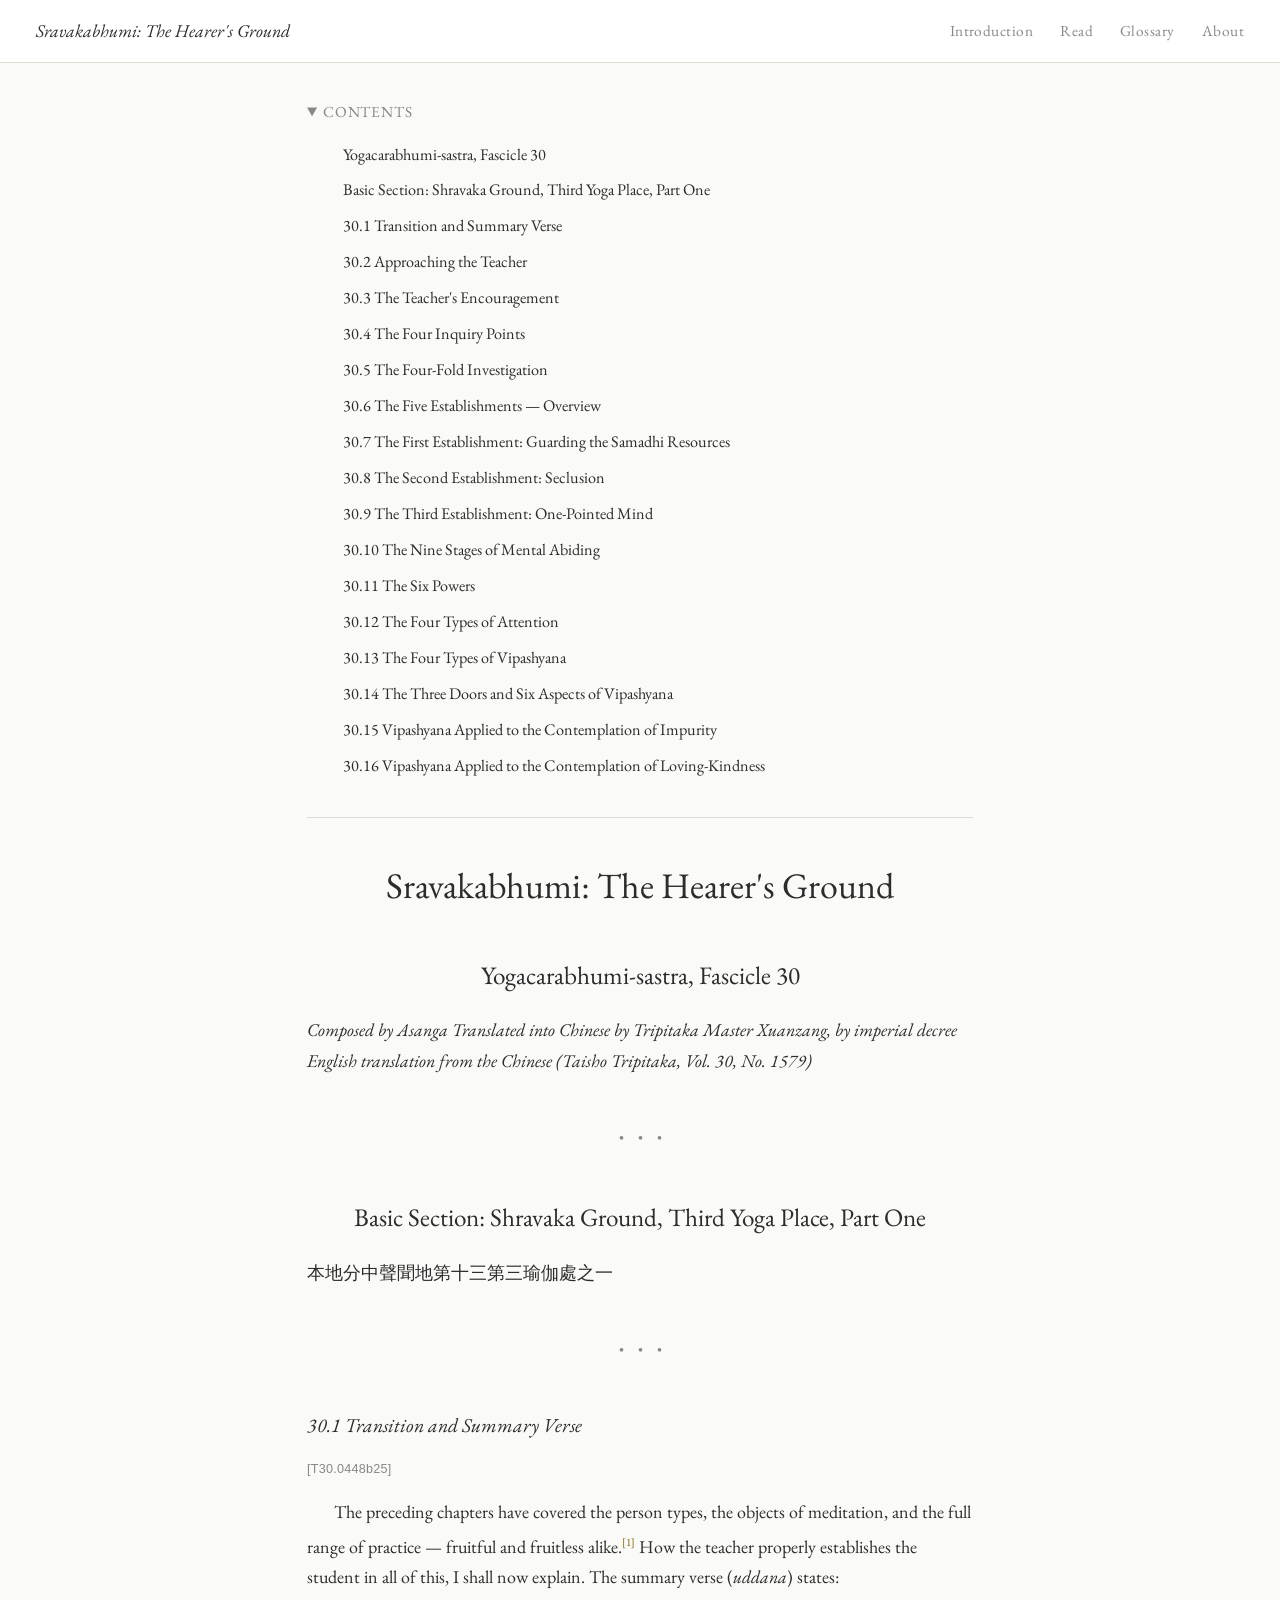
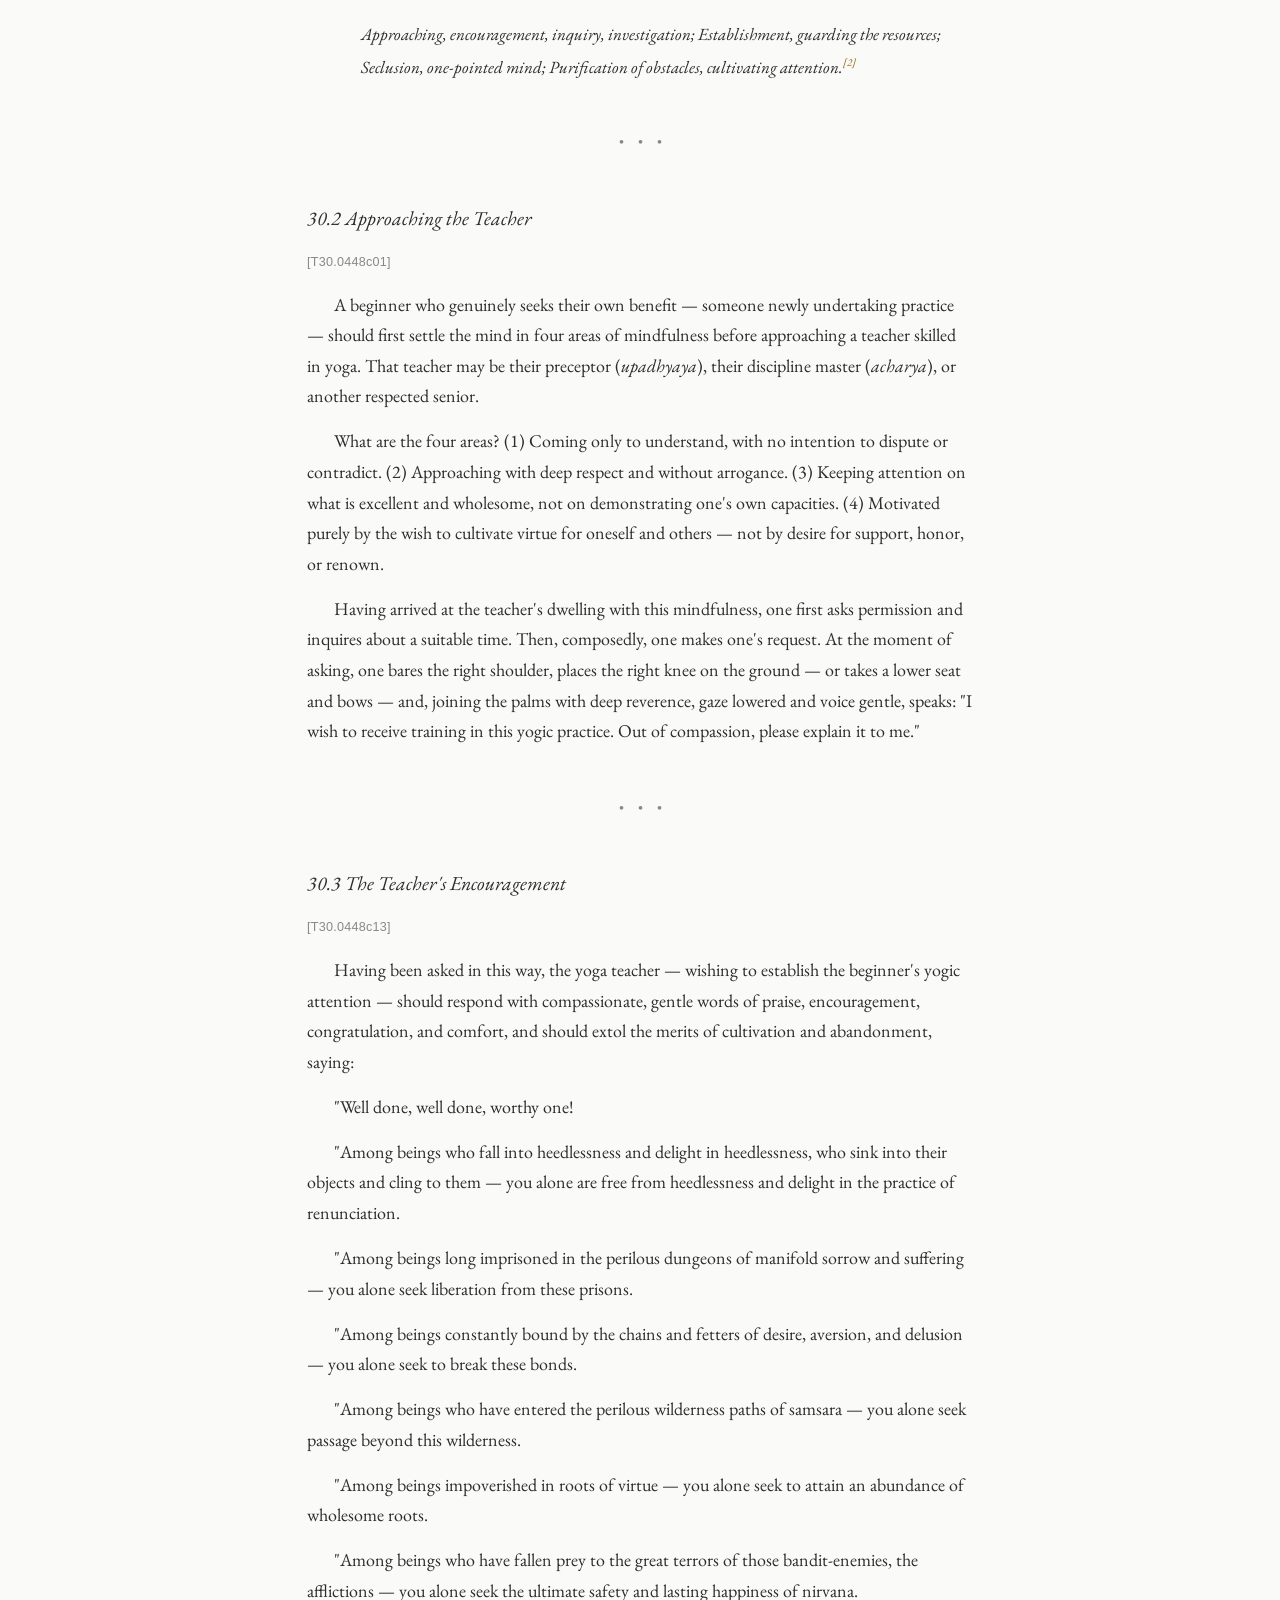
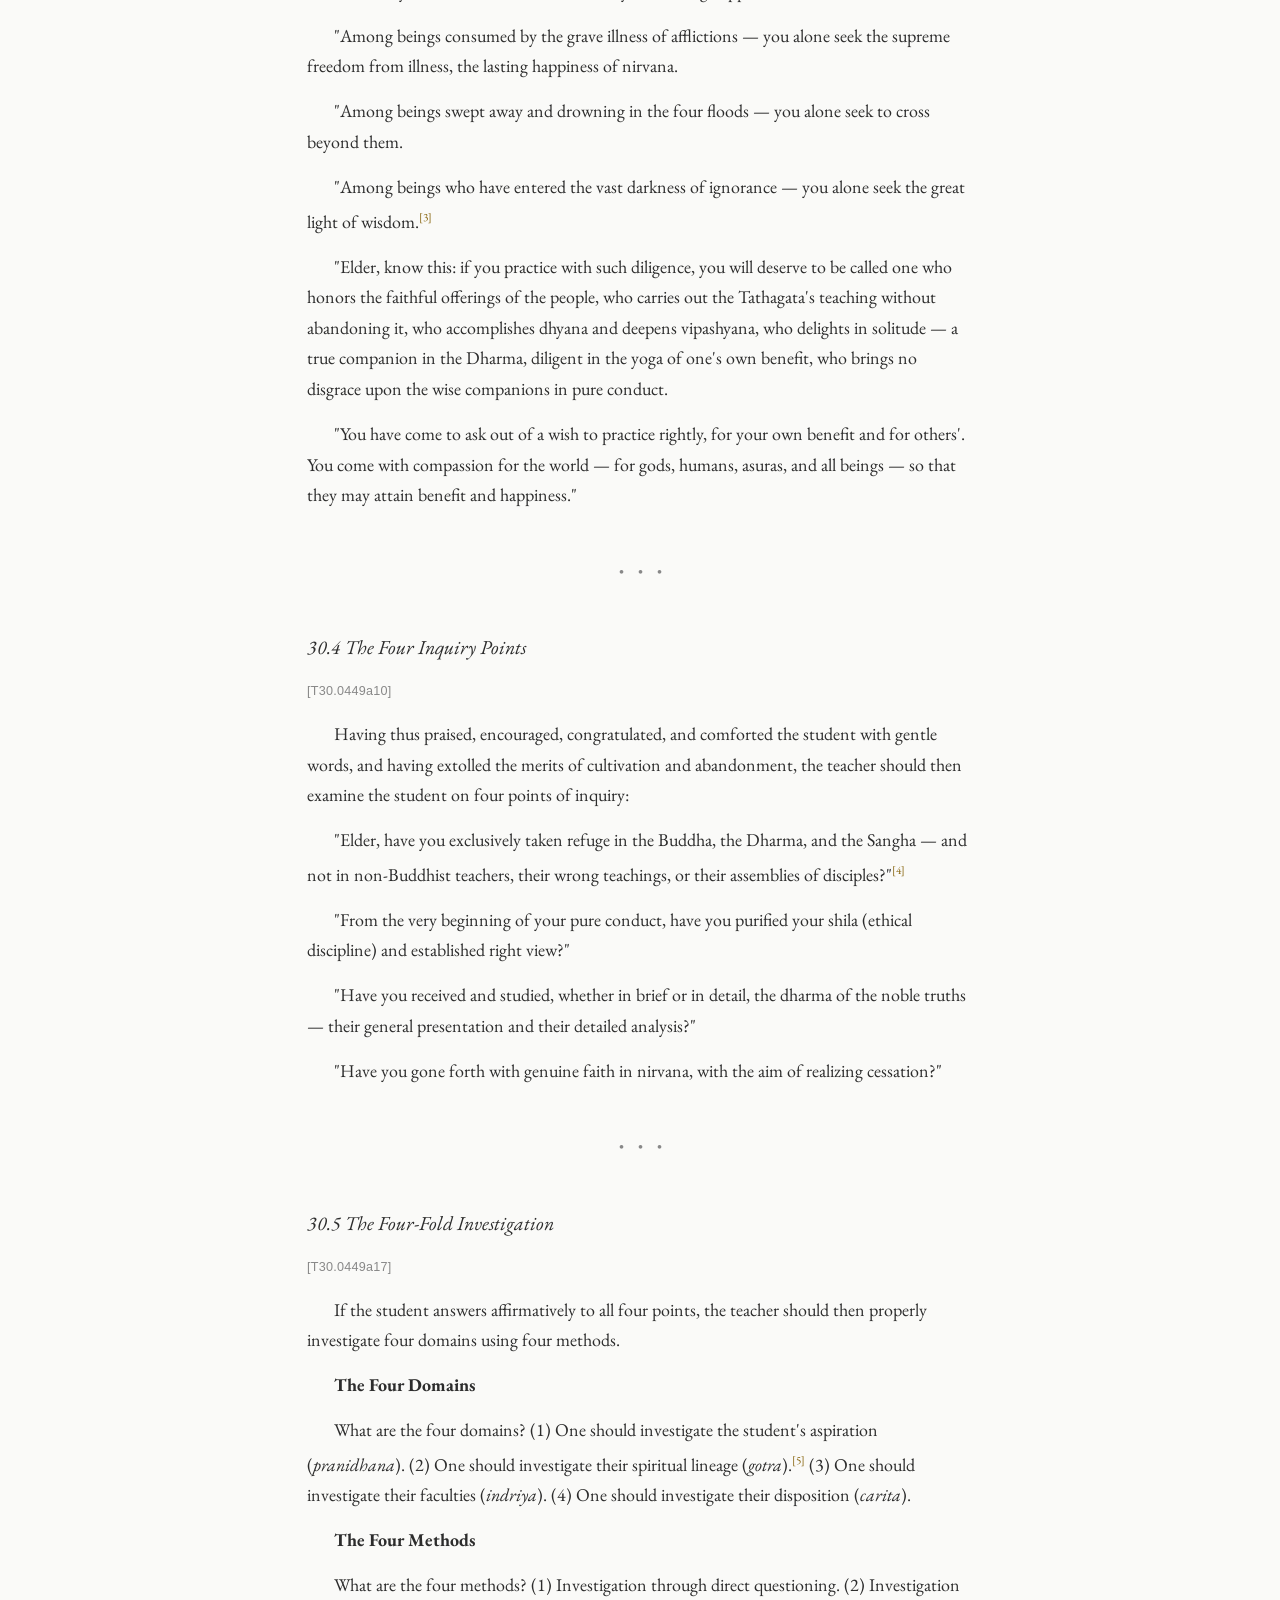
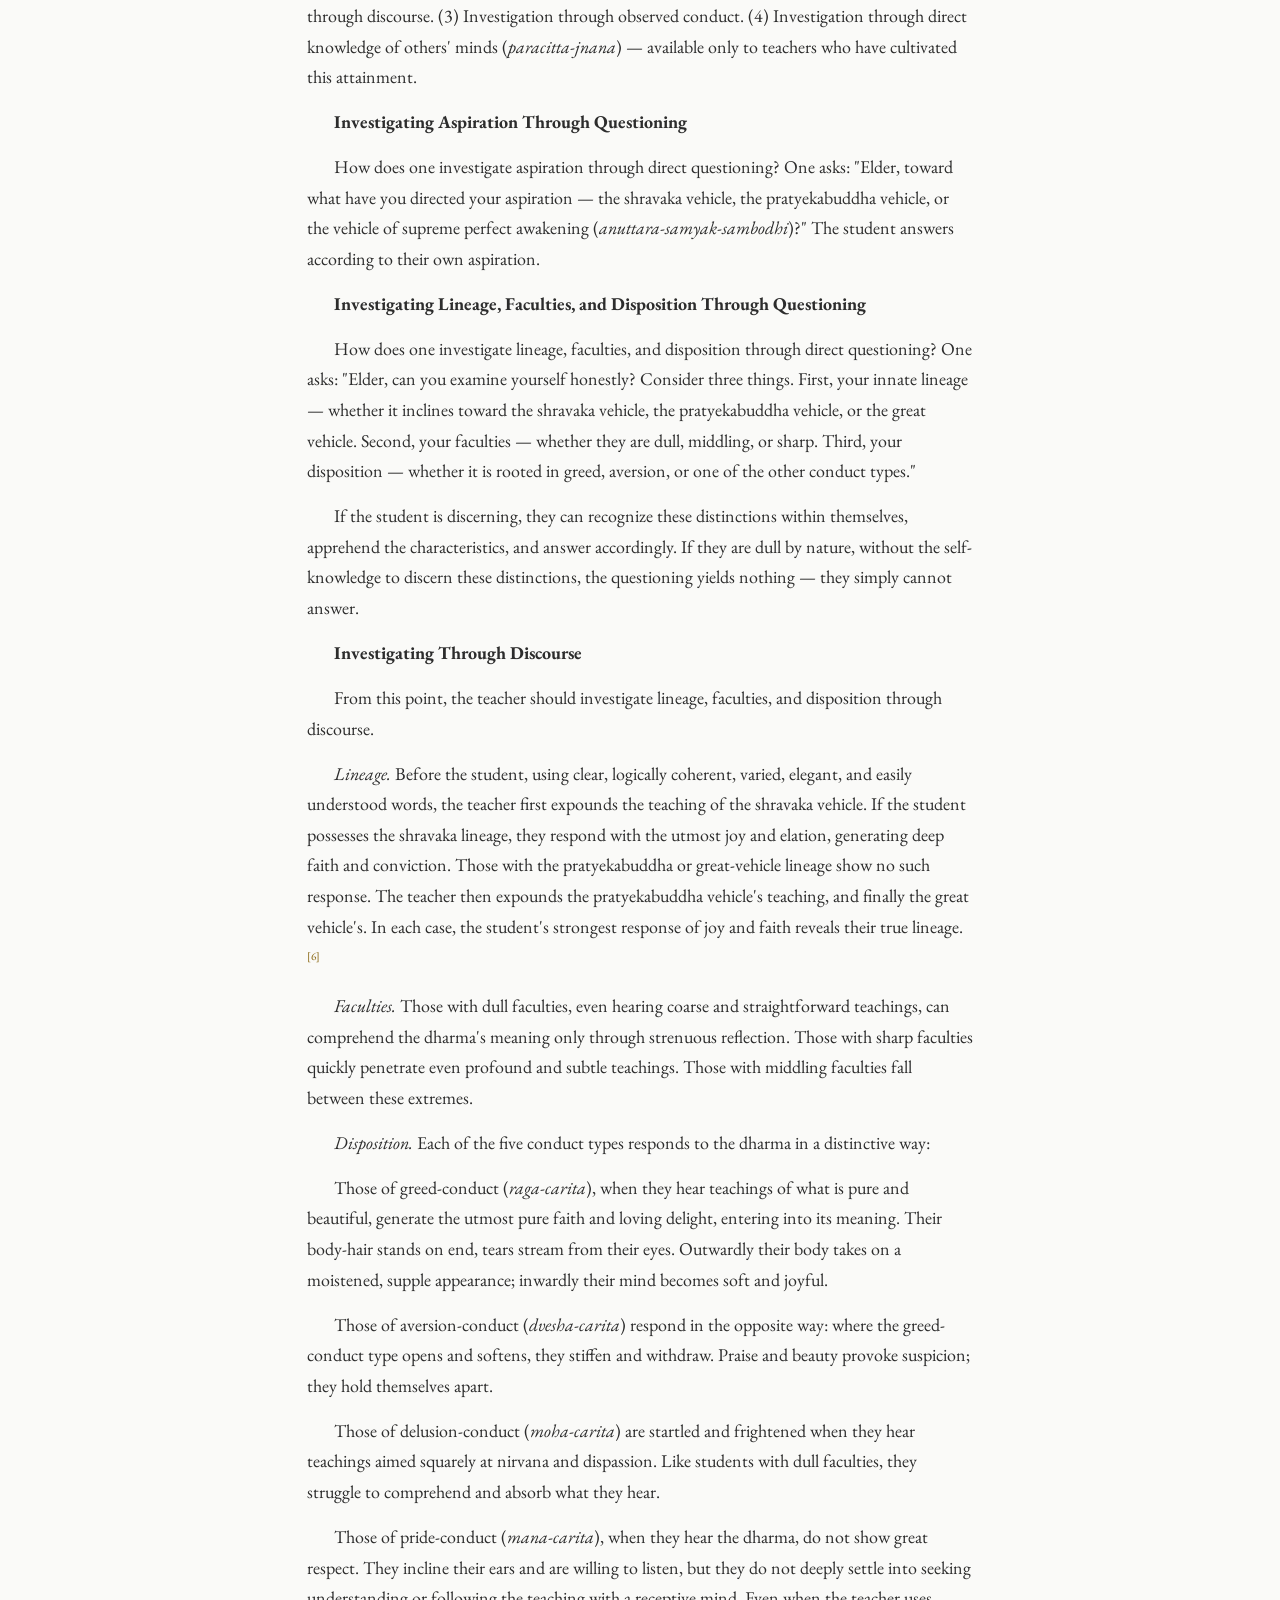
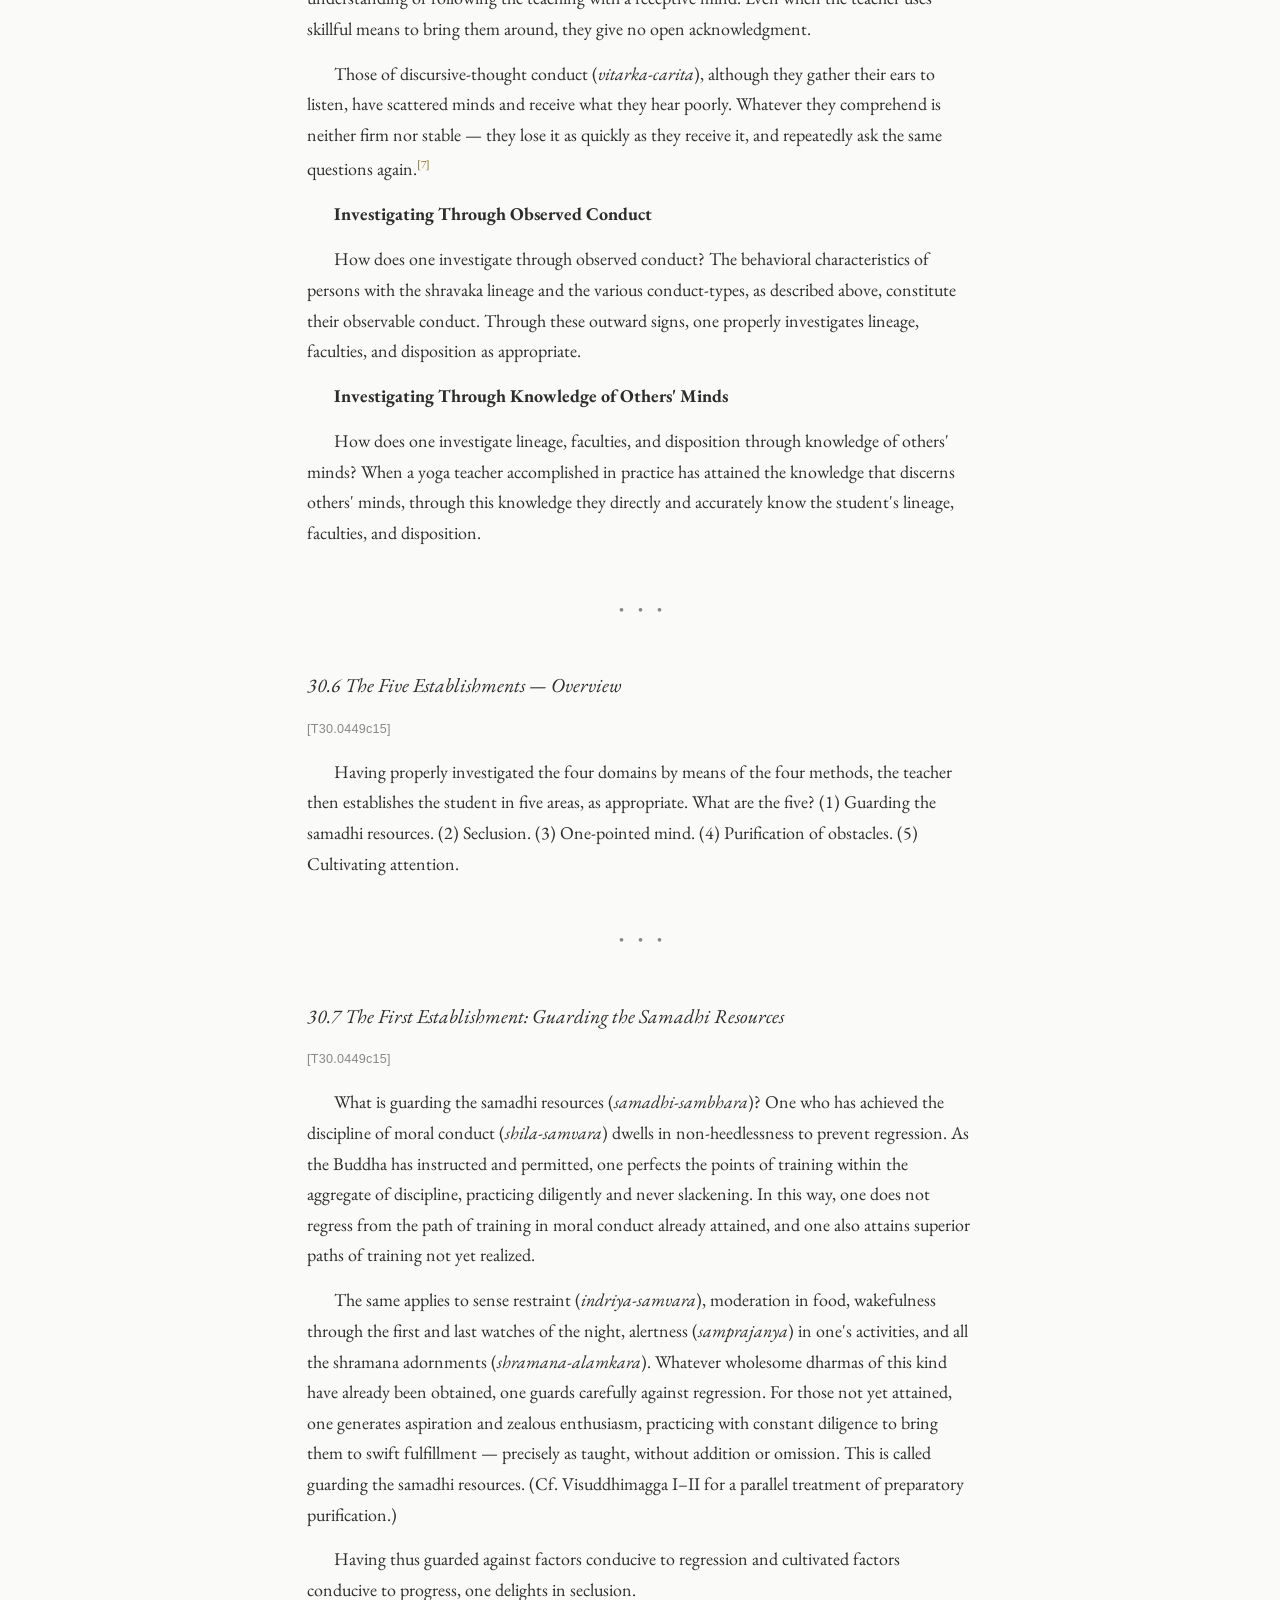
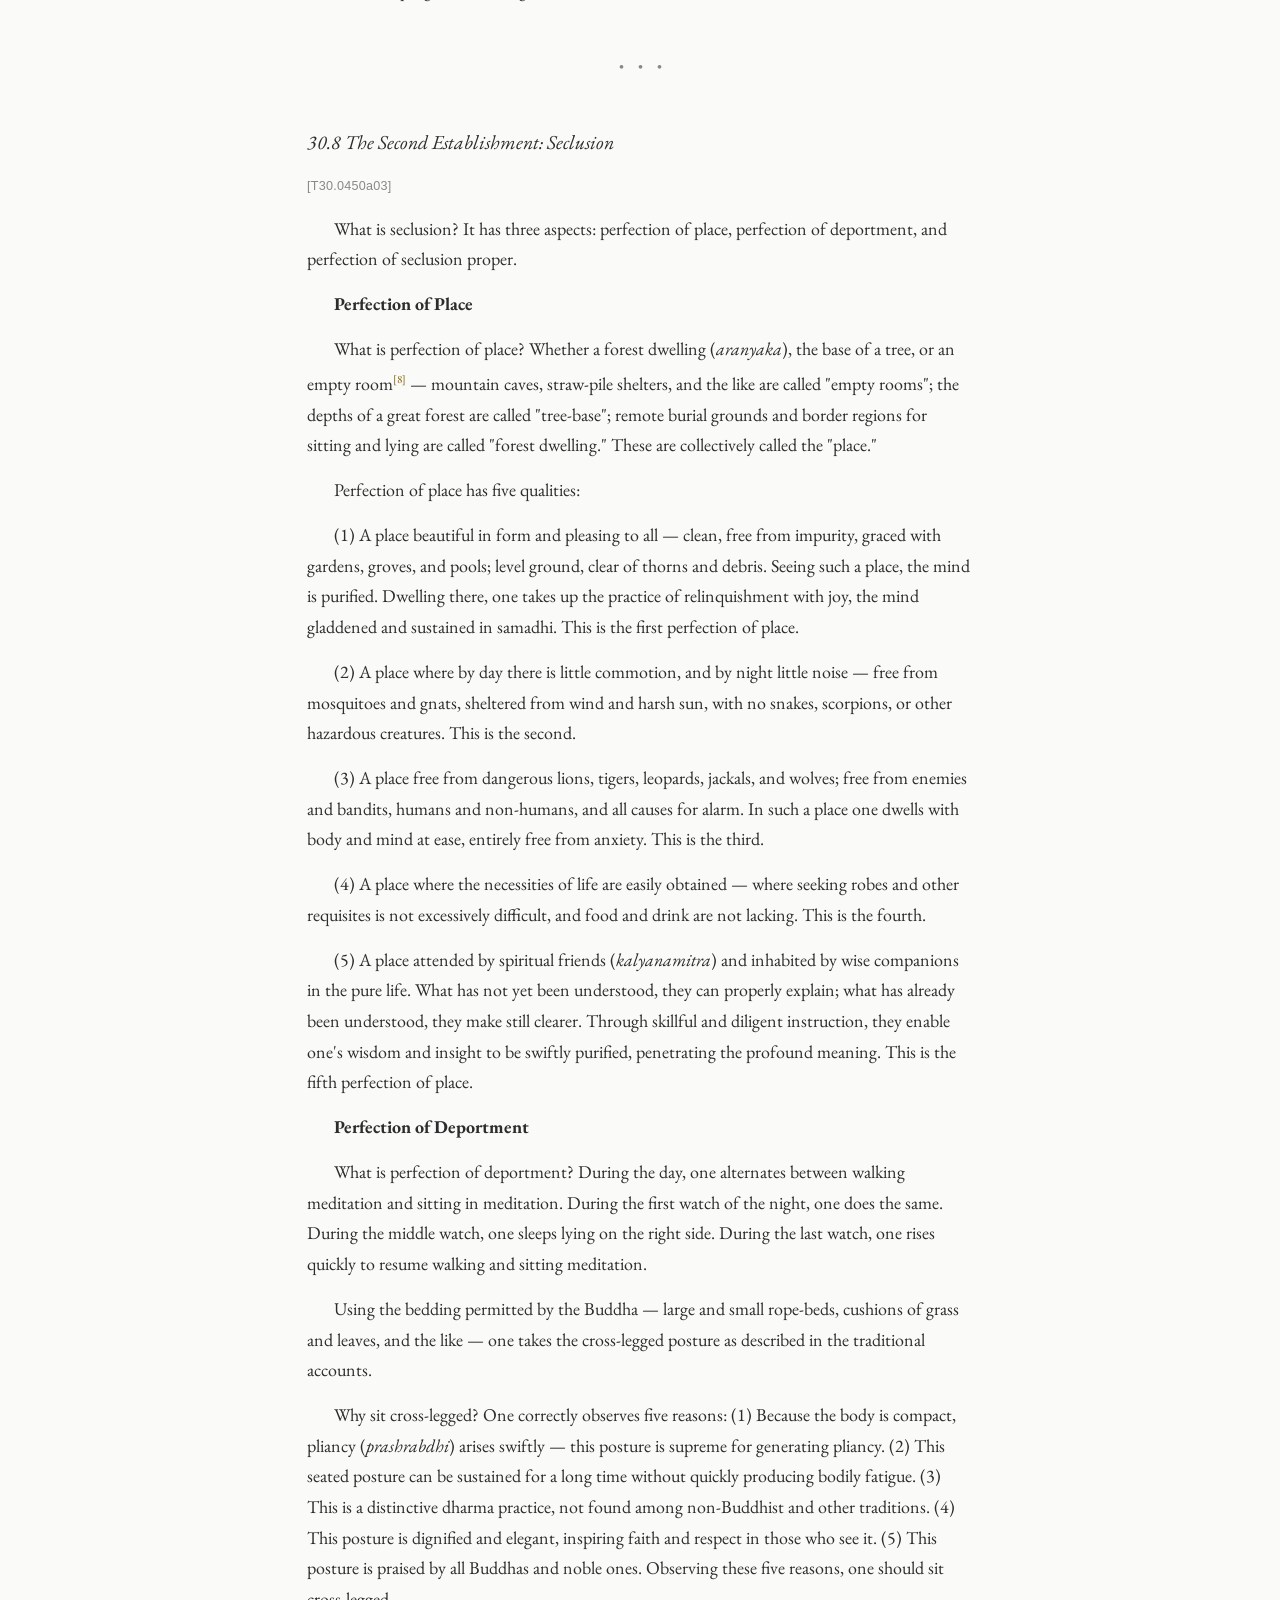
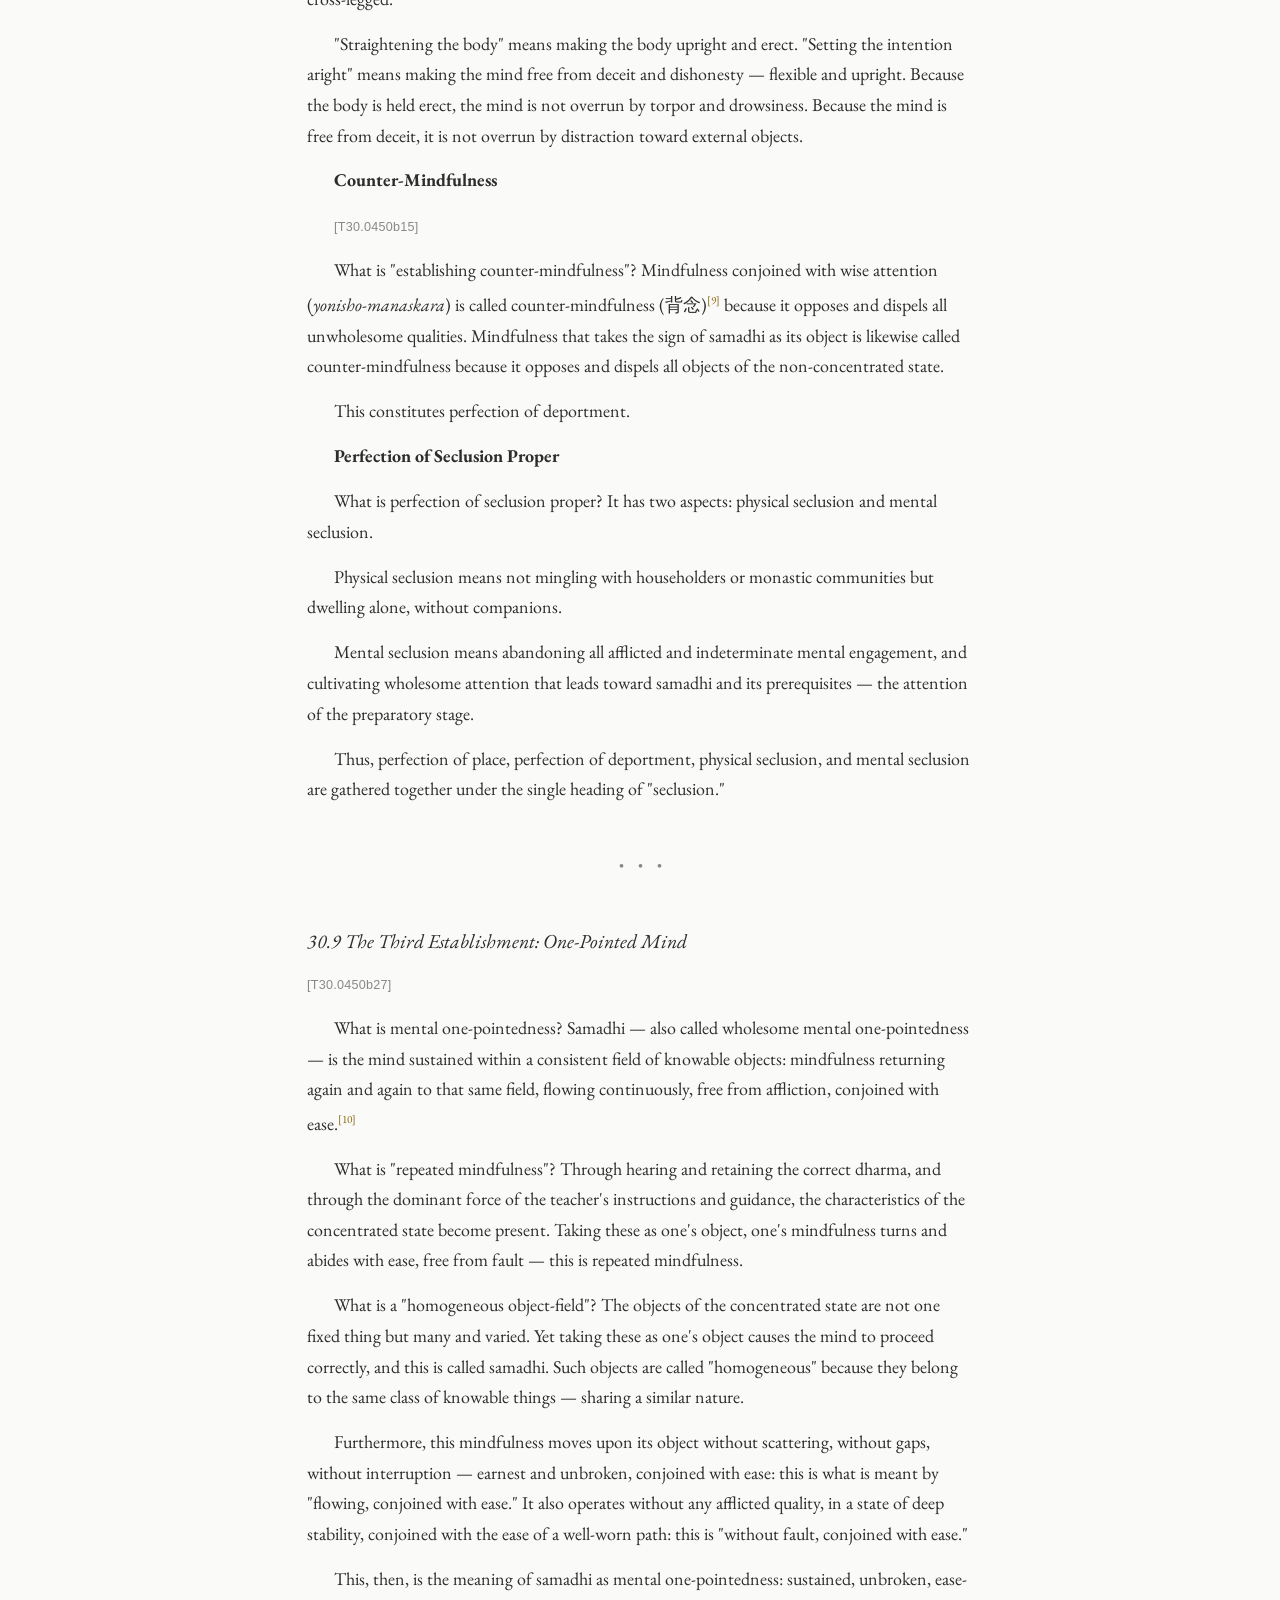
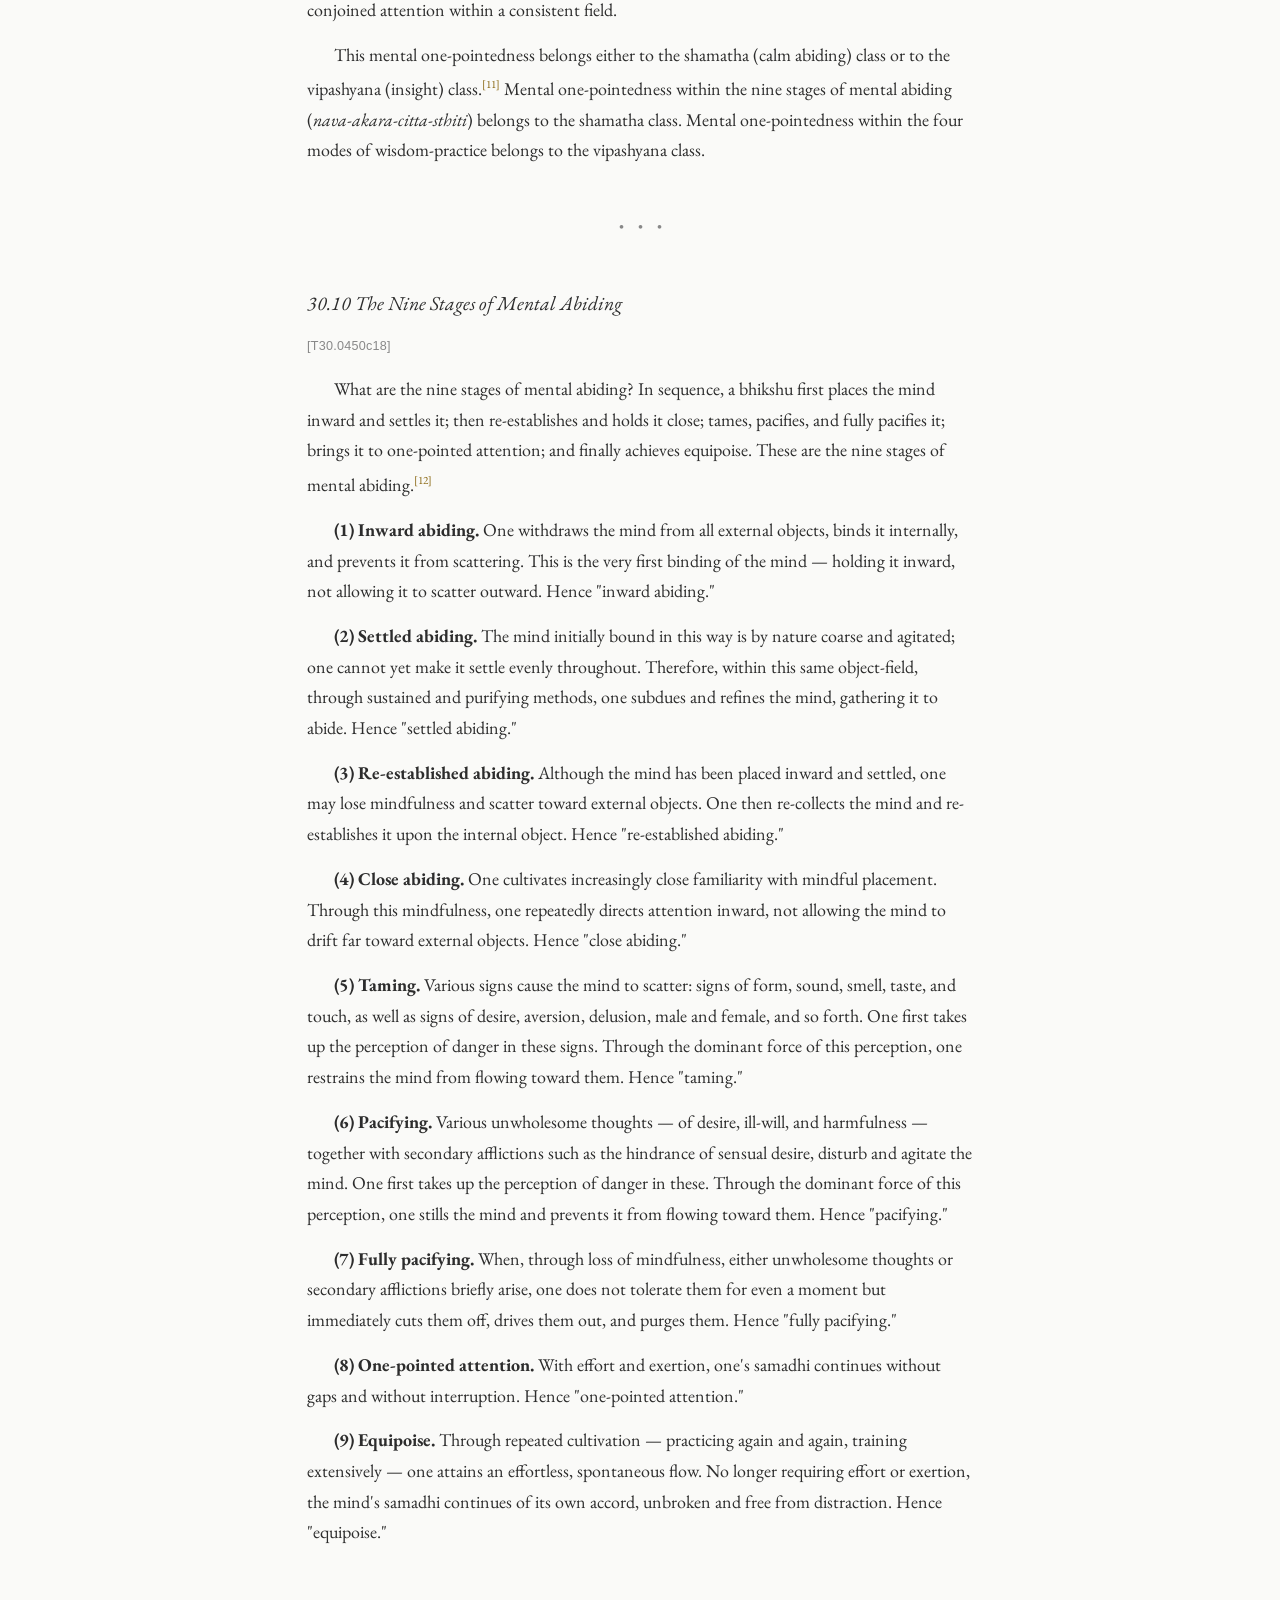
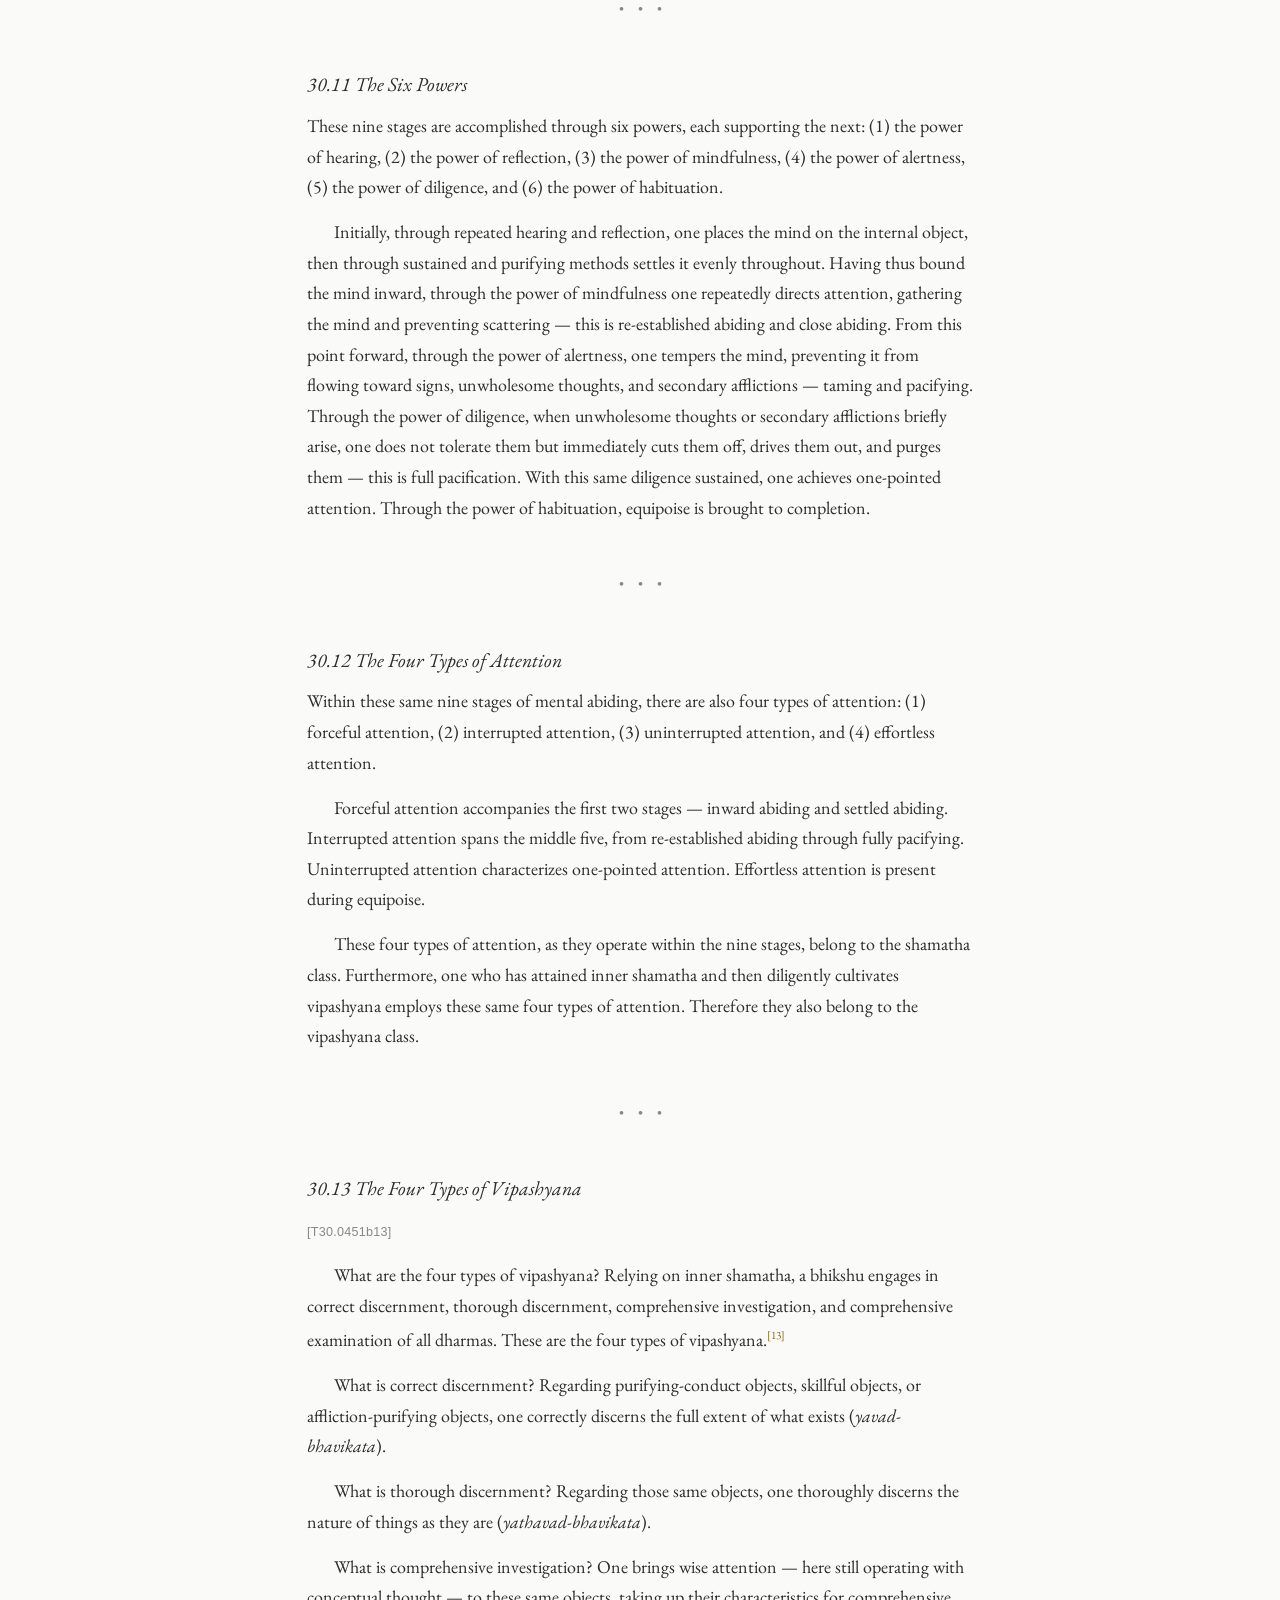
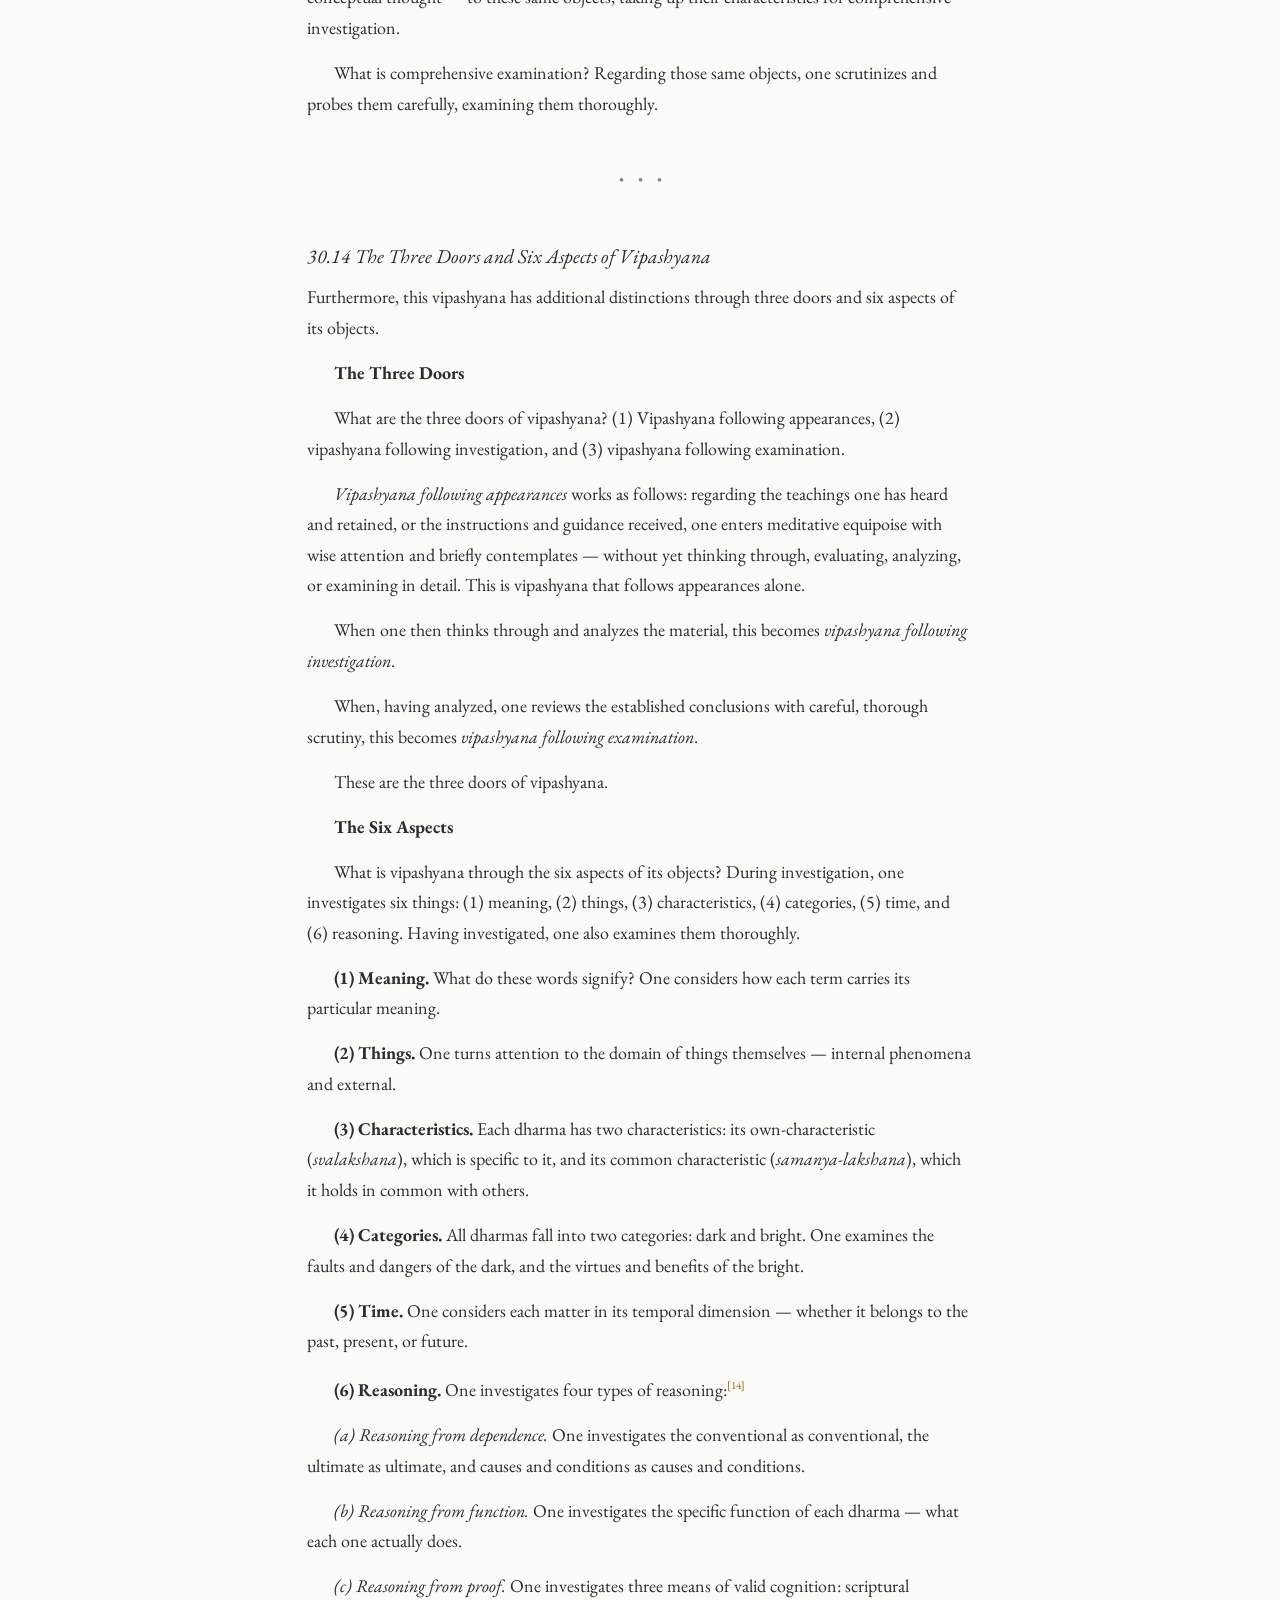
<file: docs/fascicle-30.html>
<!DOCTYPE html>
<html lang="en">
<head>
  <meta charset="UTF-8">
  <meta name="viewport" content="width=device-width, initial-scale=1.0">
  <title>Fascicle 30 — The Third Yoga Place, Part 1 — Sravakabhumi</title>
  <link rel="preconnect" href="https://fonts.googleapis.com">
  <link rel="preconnect" href="https://fonts.gstatic.com" crossorigin>
  <link href="https://fonts.googleapis.com/css2?family=EB+Garamond:ital,wght@0,400;0,700;1,400;1,700&display=swap" rel="stylesheet">
  <link rel="stylesheet" href="style.css">
</head>
<body>
  <nav class="top-nav">
    <a href="index.html" class="nav-title">Sravakabhumi: The Hearer's Ground</a>
    <div class="nav-links">
      <a href="introduction.html">Introduction</a>
      <a href="index.html#read">Read</a>
      <a href="glossary.html">Glossary</a>
      <a href="methodology.html">About</a>
    </div>
  </nav>

  <main class="content">
    
    <aside class="page-toc">
      <details open>
        <summary>Contents</summary>
        <ul>
<li><a href="#yogacarabhumi-sastra-fascicle-30">Yogacarabhumi-sastra, Fascicle 30</a></li>
<li><a href="#basic-section-shravaka-ground-third-yoga-place-part-one">Basic Section: Shravaka Ground, Third Yoga Place, Part One</a></li>
  <li><a href="#301-transition-and-summary-verse">30.1 Transition and Summary Verse</a></li>
  <li><a href="#302-approaching-the-teacher">30.2 Approaching the Teacher</a></li>
  <li><a href="#303-the-teachers-encouragement">30.3 The Teacher's Encouragement</a></li>
  <li><a href="#304-the-four-inquiry-points">30.4 The Four Inquiry Points</a></li>
  <li><a href="#305-the-four-fold-investigation">30.5 The Four-Fold Investigation</a></li>
  <li><a href="#306-the-five-establishments-overview">30.6 The Five Establishments — Overview</a></li>
  <li><a href="#307-the-first-establishment-guarding-the-samadhi-resources">30.7 The First Establishment: Guarding the Samadhi Resources</a></li>
  <li><a href="#308-the-second-establishment-seclusion">30.8 The Second Establishment: Seclusion</a></li>
  <li><a href="#309-the-third-establishment-one-pointed-mind">30.9 The Third Establishment: One-Pointed Mind</a></li>
  <li><a href="#3010-the-nine-stages-of-mental-abiding">30.10 The Nine Stages of Mental Abiding</a></li>
  <li><a href="#3011-the-six-powers">30.11 The Six Powers</a></li>
  <li><a href="#3012-the-four-types-of-attention">30.12 The Four Types of Attention</a></li>
  <li><a href="#3013-the-four-types-of-vipashyana">30.13 The Four Types of Vipashyana</a></li>
  <li><a href="#3014-the-three-doors-and-six-aspects-of-vipashyana">30.14 The Three Doors and Six Aspects of Vipashyana</a></li>
  <li><a href="#3015-vipashyana-applied-to-the-contemplation-of-impurity">30.15 Vipashyana Applied to the Contemplation of Impurity</a></li>
  <li><a href="#3016-vipashyana-applied-to-the-contemplation-of-loving-kindness">30.16 Vipashyana Applied to the Contemplation of Loving-Kindness</a></li>
</ul>
      </details>
    </aside>
    

    <article>
      <h1>Sravakabhumi: The Hearer's Ground</h1>
<h2 id="yogacarabhumi-sastra-fascicle-30">Yogacarabhumi-sastra, Fascicle 30</h2>
<p><em>Composed by Asanga</em>
<em>Translated into Chinese by Tripitaka Master Xuanzang, by imperial decree</em>
<em>English translation from the Chinese (Taisho Tripitaka, Vol. 30, No. 1579)</em></p>
<hr />
<h2 id="basic-section-shravaka-ground-third-yoga-place-part-one">Basic Section: Shravaka Ground, Third Yoga Place, Part One</h2>
<p>本地分中聲聞地第十三第三瑜伽處之一</p>
<hr />
<h3 id="301-transition-and-summary-verse">30.1 Transition and Summary Verse</h3>
<p><span class="taisho-ref">[T30.0448b25]</span></p>
<p>The preceding chapters have covered the person types, the objects of meditation, and the full range of practice — fruitful and fruitless alike.<sup class="footnote-ref"><a href="#fn1" id="fnref1">[1]</a></sup> How the teacher properly establishes the student in all of this, I shall now explain. The summary verse (<em>uddana</em>) states:</p>
<blockquote>
<p>Approaching, encouragement, inquiry, investigation;
Establishment, guarding the resources;
Seclusion, one-pointed mind;
Purification of obstacles, cultivating attention.<sup class="footnote-ref"><a href="#fn2" id="fnref2">[2]</a></sup></p>
</blockquote>
<hr />
<h3 id="302-approaching-the-teacher">30.2 Approaching the Teacher</h3>
<p><span class="taisho-ref">[T30.0448c01]</span></p>
<p>A beginner who genuinely seeks their own benefit — someone newly undertaking practice — should first settle the mind in four areas of mindfulness before approaching a teacher skilled in yoga. That teacher may be their preceptor (<em>upadhyaya</em>), their discipline master (<em>acharya</em>), or another respected senior.</p>
<p>What are the four areas? (1) Coming only to understand, with no intention to dispute or contradict. (2) Approaching with deep respect and without arrogance. (3) Keeping attention on what is excellent and wholesome, not on demonstrating one's own capacities. (4) Motivated purely by the wish to cultivate virtue for oneself and others — not by desire for support, honor, or renown.</p>
<p>Having arrived at the teacher's dwelling with this mindfulness, one first asks permission and inquires about a suitable time. Then, composedly, one makes one's request. At the moment of asking, one bares the right shoulder, places the right knee on the ground — or takes a lower seat and bows — and, joining the palms with deep reverence, gaze lowered and voice gentle, speaks: &quot;I wish to receive training in this yogic practice. Out of compassion, please explain it to me.&quot;</p>
<hr />
<h3 id="303-the-teachers-encouragement">30.3 The Teacher's Encouragement</h3>
<p><span class="taisho-ref">[T30.0448c13]</span></p>
<p>Having been asked in this way, the yoga teacher — wishing to establish the beginner's yogic attention — should respond with compassionate, gentle words of praise, encouragement, congratulation, and comfort, and should extol the merits of cultivation and abandonment, saying:</p>
<p>&quot;Well done, well done, worthy one!</p>
<p>&quot;Among beings who fall into heedlessness and delight in heedlessness, who sink into their objects and cling to them — you alone are free from heedlessness and delight in the practice of renunciation.</p>
<p>&quot;Among beings long imprisoned in the perilous dungeons of manifold sorrow and suffering — you alone seek liberation from these prisons.</p>
<p>&quot;Among beings constantly bound by the chains and fetters of desire, aversion, and delusion — you alone seek to break these bonds.</p>
<p>&quot;Among beings who have entered the perilous wilderness paths of samsara — you alone seek passage beyond this wilderness.</p>
<p>&quot;Among beings impoverished in roots of virtue — you alone seek to attain an abundance of wholesome roots.</p>
<p>&quot;Among beings who have fallen prey to the great terrors of those bandit-enemies, the afflictions — you alone seek the ultimate safety and lasting happiness of nirvana.</p>
<p>&quot;Among beings consumed by the grave illness of afflictions — you alone seek the supreme freedom from illness, the lasting happiness of nirvana.</p>
<p>&quot;Among beings swept away and drowning in the four floods — you alone seek to cross beyond them.</p>
<p>&quot;Among beings who have entered the vast darkness of ignorance — you alone seek the great light of wisdom.<sup class="footnote-ref"><a href="#fn3" id="fnref3">[3]</a></sup></p>
<p>&quot;Elder, know this: if you practice with such diligence, you will deserve to be called one who honors the faithful offerings of the people, who carries out the Tathagata's teaching without abandoning it, who accomplishes dhyana and deepens vipashyana, who delights in solitude — a true companion in the Dharma, diligent in the yoga of one's own benefit, who brings no disgrace upon the wise companions in pure conduct.</p>
<p>&quot;You have come to ask out of a wish to practice rightly, for your own benefit and for others'. You come with compassion for the world — for gods, humans, asuras, and all beings — so that they may attain benefit and happiness.&quot;</p>
<hr />
<h3 id="304-the-four-inquiry-points">30.4 The Four Inquiry Points</h3>
<p><span class="taisho-ref">[T30.0449a10]</span></p>
<p>Having thus praised, encouraged, congratulated, and comforted the student with gentle words, and having extolled the merits of cultivation and abandonment, the teacher should then examine the student on four points of inquiry:</p>
<p>&quot;Elder, have you exclusively taken refuge in the Buddha, the Dharma, and the Sangha — and not in non-Buddhist teachers, their wrong teachings, or their assemblies of disciples?&quot;<sup class="footnote-ref"><a href="#fn4" id="fnref4">[4]</a></sup></p>
<p>&quot;From the very beginning of your pure conduct, have you purified your shila (ethical discipline) and established right view?&quot;</p>
<p>&quot;Have you received and studied, whether in brief or in detail, the dharma of the noble truths — their general presentation and their detailed analysis?&quot;</p>
<p>&quot;Have you gone forth with genuine faith in nirvana, with the aim of realizing cessation?&quot;</p>
<hr />
<h3 id="305-the-four-fold-investigation">30.5 The Four-Fold Investigation</h3>
<p><span class="taisho-ref">[T30.0449a17]</span></p>
<p>If the student answers affirmatively to all four points, the teacher should then properly investigate four domains using four methods.</p>
<p><strong>The Four Domains</strong></p>
<p>What are the four domains? (1) One should investigate the student's aspiration (<em>pranidhana</em>). (2) One should investigate their spiritual lineage (<em>gotra</em>).<sup class="footnote-ref"><a href="#fn5" id="fnref5">[5]</a></sup> (3) One should investigate their faculties (<em>indriya</em>). (4) One should investigate their disposition (<em>carita</em>).</p>
<p><strong>The Four Methods</strong></p>
<p>What are the four methods? (1) Investigation through direct questioning. (2) Investigation through discourse. (3) Investigation through observed conduct. (4) Investigation through direct knowledge of others' minds (<em>paracitta-jnana</em>) — available only to teachers who have cultivated this attainment.</p>
<p><strong>Investigating Aspiration Through Questioning</strong></p>
<p>How does one investigate aspiration through direct questioning? One asks: &quot;Elder, toward what have you directed your aspiration — the shravaka vehicle, the pratyekabuddha vehicle, or the vehicle of supreme perfect awakening (<em>anuttara-samyak-sambodhi</em>)?&quot; The student answers according to their own aspiration.</p>
<p><strong>Investigating Lineage, Faculties, and Disposition Through Questioning</strong></p>
<p>How does one investigate lineage, faculties, and disposition through direct questioning? One asks: &quot;Elder, can you examine yourself honestly? Consider three things. First, your innate lineage — whether it inclines toward the shravaka vehicle, the pratyekabuddha vehicle, or the great vehicle. Second, your faculties — whether they are dull, middling, or sharp. Third, your disposition — whether it is rooted in greed, aversion, or one of the other conduct types.&quot;</p>
<p>If the student is discerning, they can recognize these distinctions within themselves, apprehend the characteristics, and answer accordingly. If they are dull by nature, without the self-knowledge to discern these distinctions, the questioning yields nothing — they simply cannot answer.</p>
<p><strong>Investigating Through Discourse</strong></p>
<p>From this point, the teacher should investigate lineage, faculties, and disposition through discourse.</p>
<p><em>Lineage.</em> Before the student, using clear, logically coherent, varied, elegant, and easily understood words, the teacher first expounds the teaching of the shravaka vehicle. If the student possesses the shravaka lineage, they respond with the utmost joy and elation, generating deep faith and conviction. Those with the pratyekabuddha or great-vehicle lineage show no such response. The teacher then expounds the pratyekabuddha vehicle's teaching, and finally the great vehicle's. In each case, the student's strongest response of joy and faith reveals their true lineage.<sup class="footnote-ref"><a href="#fn6" id="fnref6">[6]</a></sup></p>
<p><em>Faculties.</em> Those with dull faculties, even hearing coarse and straightforward teachings, can comprehend the dharma's meaning only through strenuous reflection. Those with sharp faculties quickly penetrate even profound and subtle teachings. Those with middling faculties fall between these extremes.</p>
<p><em>Disposition.</em> Each of the five conduct types responds to the dharma in a distinctive way:</p>
<p>Those of greed-conduct (<em>raga-carita</em>), when they hear teachings of what is pure and beautiful, generate the utmost pure faith and loving delight, entering into its meaning. Their body-hair stands on end, tears stream from their eyes. Outwardly their body takes on a moistened, supple appearance; inwardly their mind becomes soft and joyful.</p>
<p>Those of aversion-conduct (<em>dvesha-carita</em>) respond in the opposite way: where the greed-conduct type opens and softens, they stiffen and withdraw. Praise and beauty provoke suspicion; they hold themselves apart.</p>
<p>Those of delusion-conduct (<em>moha-carita</em>) are startled and frightened when they hear teachings aimed squarely at nirvana and dispassion. Like students with dull faculties, they struggle to comprehend and absorb what they hear.</p>
<p>Those of pride-conduct (<em>mana-carita</em>), when they hear the dharma, do not show great respect. They incline their ears and are willing to listen, but they do not deeply settle into seeking understanding or following the teaching with a receptive mind. Even when the teacher uses skillful means to bring them around, they give no open acknowledgment.</p>
<p>Those of discursive-thought conduct (<em>vitarka-carita</em>), although they gather their ears to listen, have scattered minds and receive what they hear poorly. Whatever they comprehend is neither firm nor stable — they lose it as quickly as they receive it, and repeatedly ask the same questions again.<sup class="footnote-ref"><a href="#fn7" id="fnref7">[7]</a></sup></p>
<p><strong>Investigating Through Observed Conduct</strong></p>
<p>How does one investigate through observed conduct? The behavioral characteristics of persons with the shravaka lineage and the various conduct-types, as described above, constitute their observable conduct. Through these outward signs, one properly investigates lineage, faculties, and disposition as appropriate.</p>
<p><strong>Investigating Through Knowledge of Others' Minds</strong></p>
<p>How does one investigate lineage, faculties, and disposition through knowledge of others' minds? When a yoga teacher accomplished in practice has attained the knowledge that discerns others' minds, through this knowledge they directly and accurately know the student's lineage, faculties, and disposition.</p>
<hr />
<h3 id="306-the-five-establishments-overview">30.6 The Five Establishments — Overview</h3>
<p><span class="taisho-ref">[T30.0449c15]</span></p>
<p>Having properly investigated the four domains by means of the four methods, the teacher then establishes the student in five areas, as appropriate. What are the five? (1) Guarding the samadhi resources. (2) Seclusion. (3) One-pointed mind. (4) Purification of obstacles. (5) Cultivating attention.</p>
<hr />
<h3 id="307-the-first-establishment-guarding-the-samadhi-resources">30.7 The First Establishment: Guarding the Samadhi Resources</h3>
<p><span class="taisho-ref">[T30.0449c15]</span></p>
<p>What is guarding the samadhi resources (<em>samadhi-sambhara</em>)? One who has achieved the discipline of moral conduct (<em>shila-samvara</em>) dwells in non-heedlessness to prevent regression. As the Buddha has instructed and permitted, one perfects the points of training within the aggregate of discipline, practicing diligently and never slackening. In this way, one does not regress from the path of training in moral conduct already attained, and one also attains superior paths of training not yet realized.</p>
<p>The same applies to sense restraint (<em>indriya-samvara</em>), moderation in food, wakefulness through the first and last watches of the night, alertness (<em>samprajanya</em>) in one's activities, and all the shramana adornments (<em>shramana-alamkara</em>). Whatever wholesome dharmas of this kind have already been obtained, one guards carefully against regression. For those not yet attained, one generates aspiration and zealous enthusiasm, practicing with constant diligence to bring them to swift fulfillment — precisely as taught, without addition or omission. This is called guarding the samadhi resources. (Cf. Visuddhimagga I–II for a parallel treatment of preparatory purification.)</p>
<p>Having thus guarded against factors conducive to regression and cultivated factors conducive to progress, one delights in seclusion.</p>
<hr />
<h3 id="308-the-second-establishment-seclusion">30.8 The Second Establishment: Seclusion</h3>
<p><span class="taisho-ref">[T30.0450a03]</span></p>
<p>What is seclusion? It has three aspects: perfection of place, perfection of deportment, and perfection of seclusion proper.</p>
<p><strong>Perfection of Place</strong></p>
<p>What is perfection of place? Whether a forest dwelling (<em>aranyaka</em>), the base of a tree, or an empty room<sup class="footnote-ref"><a href="#fn8" id="fnref8">[8]</a></sup> — mountain caves, straw-pile shelters, and the like are called &quot;empty rooms&quot;; the depths of a great forest are called &quot;tree-base&quot;; remote burial grounds and border regions for sitting and lying are called &quot;forest dwelling.&quot; These are collectively called the &quot;place.&quot;</p>
<p>Perfection of place has five qualities:</p>
<p>(1) A place beautiful in form and pleasing to all — clean, free from impurity, graced with gardens, groves, and pools; level ground, clear of thorns and debris. Seeing such a place, the mind is purified. Dwelling there, one takes up the practice of relinquishment with joy, the mind gladdened and sustained in samadhi. This is the first perfection of place.</p>
<p>(2) A place where by day there is little commotion, and by night little noise — free from mosquitoes and gnats, sheltered from wind and harsh sun, with no snakes, scorpions, or other hazardous creatures. This is the second.</p>
<p>(3) A place free from dangerous lions, tigers, leopards, jackals, and wolves; free from enemies and bandits, humans and non-humans, and all causes for alarm. In such a place one dwells with body and mind at ease, entirely free from anxiety. This is the third.</p>
<p>(4) A place where the necessities of life are easily obtained — where seeking robes and other requisites is not excessively difficult, and food and drink are not lacking. This is the fourth.</p>
<p>(5) A place attended by spiritual friends (<em>kalyanamitra</em>) and inhabited by wise companions in the pure life. What has not yet been understood, they can properly explain; what has already been understood, they make still clearer. Through skillful and diligent instruction, they enable one's wisdom and insight to be swiftly purified, penetrating the profound meaning. This is the fifth perfection of place.</p>
<p><strong>Perfection of Deportment</strong></p>
<p>What is perfection of deportment? During the day, one alternates between walking meditation and sitting in meditation. During the first watch of the night, one does the same. During the middle watch, one sleeps lying on the right side. During the last watch, one rises quickly to resume walking and sitting meditation.</p>
<p>Using the bedding permitted by the Buddha — large and small rope-beds, cushions of grass and leaves, and the like — one takes the cross-legged posture as described in the traditional accounts.</p>
<p>Why sit cross-legged? One correctly observes five reasons: (1) Because the body is compact, pliancy (<em>prashrabdhi</em>) arises swiftly — this posture is supreme for generating pliancy. (2) This seated posture can be sustained for a long time without quickly producing bodily fatigue. (3) This is a distinctive dharma practice, not found among non-Buddhist and other traditions. (4) This posture is dignified and elegant, inspiring faith and respect in those who see it. (5) This posture is praised by all Buddhas and noble ones. Observing these five reasons, one should sit cross-legged.</p>
<p>&quot;Straightening the body&quot; means making the body upright and erect. &quot;Setting the intention aright&quot; means making the mind free from deceit and dishonesty — flexible and upright. Because the body is held erect, the mind is not overrun by torpor and drowsiness. Because the mind is free from deceit, it is not overrun by distraction toward external objects.</p>
<p><strong>Counter-Mindfulness</strong></p>
<p><span class="taisho-ref">[T30.0450b15]</span></p>
<p>What is &quot;establishing counter-mindfulness&quot;? Mindfulness conjoined with wise attention (<em>yonisho-manaskara</em>) is called counter-mindfulness (背念)<sup class="footnote-ref"><a href="#fn9" id="fnref9">[9]</a></sup> because it opposes and dispels all unwholesome qualities. Mindfulness that takes the sign of samadhi as its object is likewise called counter-mindfulness because it opposes and dispels all objects of the non-concentrated state.</p>
<p>This constitutes perfection of deportment.</p>
<p><strong>Perfection of Seclusion Proper</strong></p>
<p>What is perfection of seclusion proper? It has two aspects: physical seclusion and mental seclusion.</p>
<p>Physical seclusion means not mingling with householders or monastic communities but dwelling alone, without companions.</p>
<p>Mental seclusion means abandoning all afflicted and indeterminate mental engagement, and cultivating wholesome attention that leads toward samadhi and its prerequisites — the attention of the preparatory stage.</p>
<p>Thus, perfection of place, perfection of deportment, physical seclusion, and mental seclusion are gathered together under the single heading of &quot;seclusion.&quot;</p>
<hr />
<h3 id="309-the-third-establishment-one-pointed-mind">30.9 The Third Establishment: One-Pointed Mind</h3>
<p><span class="taisho-ref">[T30.0450b27]</span></p>
<p>What is mental one-pointedness? Samadhi — also called wholesome mental one-pointedness — is the mind sustained within a consistent field of knowable objects: mindfulness returning again and again to that same field, flowing continuously, free from affliction, conjoined with ease.<sup class="footnote-ref"><a href="#fn10" id="fnref10">[10]</a></sup></p>
<p>What is &quot;repeated mindfulness&quot;? Through hearing and retaining the correct dharma, and through the dominant force of the teacher's instructions and guidance, the characteristics of the concentrated state become present. Taking these as one's object, one's mindfulness turns and abides with ease, free from fault — this is repeated mindfulness.</p>
<p>What is a &quot;homogeneous object-field&quot;? The objects of the concentrated state are not one fixed thing but many and varied. Yet taking these as one's object causes the mind to proceed correctly, and this is called samadhi. Such objects are called &quot;homogeneous&quot; because they belong to the same class of knowable things — sharing a similar nature.</p>
<p>Furthermore, this mindfulness moves upon its object without scattering, without gaps, without interruption — earnest and unbroken, conjoined with ease: this is what is meant by &quot;flowing, conjoined with ease.&quot; It also operates without any afflicted quality, in a state of deep stability, conjoined with the ease of a well-worn path: this is &quot;without fault, conjoined with ease.&quot;</p>
<p>This, then, is the meaning of samadhi as mental one-pointedness: sustained, unbroken, ease-conjoined attention within a consistent field.</p>
<p>This mental one-pointedness belongs either to the shamatha (calm abiding) class or to the vipashyana (insight) class.<sup class="footnote-ref"><a href="#fn11" id="fnref11">[11]</a></sup> Mental one-pointedness within the nine stages of mental abiding (<em>nava-akara-citta-sthiti</em>) belongs to the shamatha class. Mental one-pointedness within the four modes of wisdom-practice belongs to the vipashyana class.</p>
<hr />
<h3 id="3010-the-nine-stages-of-mental-abiding">30.10 The Nine Stages of Mental Abiding</h3>
<p><span class="taisho-ref">[T30.0450c18]</span></p>
<p>What are the nine stages of mental abiding? In sequence, a bhikshu first places the mind inward and settles it; then re-establishes and holds it close; tames, pacifies, and fully pacifies it; brings it to one-pointed attention; and finally achieves equipoise. These are the nine stages of mental abiding.<sup class="footnote-ref"><a href="#fn12" id="fnref12">[12]</a></sup></p>
<p><strong>(1) Inward abiding.</strong> One withdraws the mind from all external objects, binds it internally, and prevents it from scattering. This is the very first binding of the mind — holding it inward, not allowing it to scatter outward. Hence &quot;inward abiding.&quot;</p>
<p><strong>(2) Settled abiding.</strong> The mind initially bound in this way is by nature coarse and agitated; one cannot yet make it settle evenly throughout. Therefore, within this same object-field, through sustained and purifying methods, one subdues and refines the mind, gathering it to abide. Hence &quot;settled abiding.&quot;</p>
<p><strong>(3) Re-established abiding.</strong> Although the mind has been placed inward and settled, one may lose mindfulness and scatter toward external objects. One then re-collects the mind and re-establishes it upon the internal object. Hence &quot;re-established abiding.&quot;</p>
<p><strong>(4) Close abiding.</strong> One cultivates increasingly close familiarity with mindful placement. Through this mindfulness, one repeatedly directs attention inward, not allowing the mind to drift far toward external objects. Hence &quot;close abiding.&quot;</p>
<p><strong>(5) Taming.</strong> Various signs cause the mind to scatter: signs of form, sound, smell, taste, and touch, as well as signs of desire, aversion, delusion, male and female, and so forth. One first takes up the perception of danger in these signs. Through the dominant force of this perception, one restrains the mind from flowing toward them. Hence &quot;taming.&quot;</p>
<p><strong>(6) Pacifying.</strong> Various unwholesome thoughts — of desire, ill-will, and harmfulness — together with secondary afflictions such as the hindrance of sensual desire, disturb and agitate the mind. One first takes up the perception of danger in these. Through the dominant force of this perception, one stills the mind and prevents it from flowing toward them. Hence &quot;pacifying.&quot;</p>
<p><strong>(7) Fully pacifying.</strong> When, through loss of mindfulness, either unwholesome thoughts or secondary afflictions briefly arise, one does not tolerate them for even a moment but immediately cuts them off, drives them out, and purges them. Hence &quot;fully pacifying.&quot;</p>
<p><strong>(8) One-pointed attention.</strong> With effort and exertion, one's samadhi continues without gaps and without interruption. Hence &quot;one-pointed attention.&quot;</p>
<p><strong>(9) Equipoise.</strong> Through repeated cultivation — practicing again and again, training extensively — one attains an effortless, spontaneous flow. No longer requiring effort or exertion, the mind's samadhi continues of its own accord, unbroken and free from distraction. Hence &quot;equipoise.&quot;</p>
<hr />
<h3 id="3011-the-six-powers">30.11 The Six Powers</h3>
<p>These nine stages are accomplished through six powers, each supporting the next: (1) the power of hearing, (2) the power of reflection, (3) the power of mindfulness, (4) the power of alertness, (5) the power of diligence, and (6) the power of habituation.</p>
<p>Initially, through repeated hearing and reflection, one places the mind on the internal object, then through sustained and purifying methods settles it evenly throughout. Having thus bound the mind inward, through the power of mindfulness one repeatedly directs attention, gathering the mind and preventing scattering — this is re-established abiding and close abiding. From this point forward, through the power of alertness, one tempers the mind, preventing it from flowing toward signs, unwholesome thoughts, and secondary afflictions — taming and pacifying. Through the power of diligence, when unwholesome thoughts or secondary afflictions briefly arise, one does not tolerate them but immediately cuts them off, drives them out, and purges them — this is full pacification. With this same diligence sustained, one achieves one-pointed attention. Through the power of habituation, equipoise is brought to completion.</p>
<hr />
<h3 id="3012-the-four-types-of-attention">30.12 The Four Types of Attention</h3>
<p>Within these same nine stages of mental abiding, there are also four types of attention: (1) forceful attention, (2) interrupted attention, (3) uninterrupted attention, and (4) effortless attention.</p>
<p>Forceful attention accompanies the first two stages — inward abiding and settled abiding. Interrupted attention spans the middle five, from re-established abiding through fully pacifying. Uninterrupted attention characterizes one-pointed attention. Effortless attention is present during equipoise.</p>
<p>These four types of attention, as they operate within the nine stages, belong to the shamatha class. Furthermore, one who has attained inner shamatha and then diligently cultivates vipashyana employs these same four types of attention. Therefore they also belong to the vipashyana class.</p>
<hr />
<h3 id="3013-the-four-types-of-vipashyana">30.13 The Four Types of Vipashyana</h3>
<p><span class="taisho-ref">[T30.0451b13]</span></p>
<p>What are the four types of vipashyana? Relying on inner shamatha, a bhikshu engages in correct discernment, thorough discernment, comprehensive investigation, and comprehensive examination of all dharmas. These are the four types of vipashyana.<sup class="footnote-ref"><a href="#fn13" id="fnref13">[13]</a></sup></p>
<p>What is correct discernment? Regarding purifying-conduct objects, skillful objects, or affliction-purifying objects, one correctly discerns the full extent of what exists (<em>yavad-bhavikata</em>).</p>
<p>What is thorough discernment? Regarding those same objects, one thoroughly discerns the nature of things as they are (<em>yathavad-bhavikata</em>).</p>
<p>What is comprehensive investigation? One brings wise attention — here still operating with conceptual thought — to these same objects, taking up their characteristics for comprehensive investigation.</p>
<p>What is comprehensive examination? Regarding those same objects, one scrutinizes and probes them carefully, examining them thoroughly.</p>
<hr />
<h3 id="3014-the-three-doors-and-six-aspects-of-vipashyana">30.14 The Three Doors and Six Aspects of Vipashyana</h3>
<p>Furthermore, this vipashyana has additional distinctions through three doors and six aspects of its objects.</p>
<p><strong>The Three Doors</strong></p>
<p>What are the three doors of vipashyana? (1) Vipashyana following appearances, (2) vipashyana following investigation, and (3) vipashyana following examination.</p>
<p><em>Vipashyana following appearances</em> works as follows: regarding the teachings one has heard and retained, or the instructions and guidance received, one enters meditative equipoise with wise attention and briefly contemplates — without yet thinking through, evaluating, analyzing, or examining in detail. This is vipashyana that follows appearances alone.</p>
<p>When one then thinks through and analyzes the material, this becomes <em>vipashyana following investigation</em>.</p>
<p>When, having analyzed, one reviews the established conclusions with careful, thorough scrutiny, this becomes <em>vipashyana following examination</em>.</p>
<p>These are the three doors of vipashyana.</p>
<p><strong>The Six Aspects</strong></p>
<p>What is vipashyana through the six aspects of its objects? During investigation, one investigates six things: (1) meaning, (2) things, (3) characteristics, (4) categories, (5) time, and (6) reasoning. Having investigated, one also examines them thoroughly.</p>
<p><strong>(1) Meaning.</strong> What do these words signify? One considers how each term carries its particular meaning.</p>
<p><strong>(2) Things.</strong> One turns attention to the domain of things themselves — internal phenomena and external.</p>
<p><strong>(3) Characteristics.</strong> Each dharma has two characteristics: its own-characteristic (<em>svalakshana</em>), which is specific to it, and its common characteristic (<em>samanya-lakshana</em>), which it holds in common with others.</p>
<p><strong>(4) Categories.</strong> All dharmas fall into two categories: dark and bright. One examines the faults and dangers of the dark, and the virtues and benefits of the bright.</p>
<p><strong>(5) Time.</strong> One considers each matter in its temporal dimension — whether it belongs to the past, present, or future.</p>
<p><strong>(6) Reasoning.</strong> One investigates four types of reasoning:<sup class="footnote-ref"><a href="#fn14" id="fnref14">[14]</a></sup></p>
<p><em>(a) Reasoning from dependence.</em> One investigates the conventional as conventional, the ultimate as ultimate, and causes and conditions as causes and conditions.</p>
<p><em>(b) Reasoning from function.</em> One investigates the specific function of each dharma — what each one actually does.</p>
<p><em>(c) Reasoning from proof.</em> One investigates three means of valid cognition: scriptural authority (<em>agama-pramana</em>), inference (<em>anumana-pramana</em>), and direct realization (<em>pratyaksha-pramana</em>). One asks: &quot;Is there scriptural authority for this meaning? Can it be directly realized? Can it be inferred?&quot;</p>
<p><em>(d) Reasoning from the nature of things.</em> Some dharmas have an inconceivable, self-abiding nature that simply is what it is. Here the appropriate response is not further analysis or conceptual elaboration but faith and understanding.</p>
<p><strong>The Three Doors and Six Aspects Together</strong></p>
<p>The vipashyana of the six aspects, together with the three doors described above, encompasses all forms of vipashyana in brief.</p>
<p>Why are these six aspects established? Because they map onto three distinct modes of understanding. Investigating meaning opens up comprehension of what words convey. Investigating things and their own-characteristics reveals the limits of things as they are. Investigating common characteristics, categories, time, and reasoning brings one to an understanding of reality itself.</p>
<p>For the practitioner of yoga, these two — knowing what words mean and knowing what things are, in their full extent and as they truly are — exhaust the entire field of knowable objects.</p>
<hr />
<h3 id="3015-vipashyana-applied-to-the-contemplation-of-impurity">30.15 Vipashyana Applied to the Contemplation of Impurity</h3>
<p><span class="taisho-ref">[T30.0452a11]</span></p>
<p>How does one who diligently cultivates the contemplation of impurity (<em>ashubha</em>) practice the six-aspect vipashyana?</p>
<p><strong>Meaning.</strong> Based on the correct teachings concerning impurity — through the dominant force of hearing and retaining them — one enters meditative equipoise with wise attention and understands their meaning: impurity is truly impure, deeply repulsive, its nature decaying and putrid, rank with the stench of corruption. Through these and other aspects, one understands the meaning of the correct teachings on impurity previously heard.</p>
<p><strong>Things.</strong> Having understood the meaning, one observes that impure things are established in two divisions: internal and external.</p>
<p><strong>Own-Characteristic — Internal Impurity.</strong> Regarding the internal body, one arouses the conviction of its impure, decaying contents. One knows that within the body there are hair, body-hair, and so forth through to brain-membrane and urine. One further classifies these impure substances by element: the solids from hair and body-hair through to feces belong to earth; the fluids from tears and filth through to urine belong to water. This is investigating the own-characteristic of internal impurity.</p>
<p><strong>Own-Characteristic — External Impurity.</strong> Regarding external impure things, one develops conviction through the stages of decomposition, beginning with lividity.</p>
<p>First, one takes up the sign of a corpse — whether seen personally, heard about from others, or contemplated through mental imagery. This corpse may be male, female, or of indeterminate sex; a dear one, an enemy, or a stranger; of low, middle, or high status; young, middle-aged, or old.</p>
<p>Having taken up the sign, one contemplates the stages of decay:</p>
<p>(1) <em>Lividity.</em> A corpse dead one day — the blood has dried but putrefaction has not begun.</p>
<p>(2) <em>Putrefaction.</em> Dead two days — putrefaction has begun but worms have not yet appeared.</p>
<p>(3) <em>Decay and bloating.</em> Dead seven days — worms have appeared, the body has broken down, and bloating has set in.</p>
<p>(4) <em>Being devoured.</em> The corpse is consumed by foxes, wolves, owls, eagles, vultures, crows, magpies, and hungry dogs.</p>
<p>(5) <em>Stripped to sinew and bone.</em> After being devoured, skin, flesh, and blood are gone; only sinew binds the bones.</p>
<p>(6) <em>Scattering.</em> The devoured limbs lie scattered in various places — some with flesh, some without, some with traces of flesh remaining.</p>
<p>(7) <em>Bare bones.</em> The bones of the corpse lie scattered: hand-bones in one place, foot-bones in another — knees, thighs, hips, shoulders, arms, spine, jaw, teeth, and skull, all separated.</p>
<p>(8) <em>Linked skeleton.</em> One contemplates the skeletal remains still connected, not yet scattered. Taking only the gross appearance without detailed attention to the joints and articulations, one develops the conviction of a linked skeleton.</p>
<p>(9) <em>Bone-chain.</em> When one attends in detail to the joints and their articulations, one develops the conviction of a bone-chain.</p>
<p>There are two types of linked skeleton: the trunk chain — running from the sacrum and spine up to the skull — and the limb chain — the linked bones of arms, shoulders, thighs, and shins. The trunk chain is called simply &quot;linked skeleton&quot;; the limb chain is called &quot;bone-chain.&quot;</p>
<p>There are also two ways of taking up the skeleton-sign: from depictions — paintings, carvings in wood or stone, clay models — or from actual skeletal remains. Contemplating a depicted skeleton produces the conviction of a &quot;linked&quot; representation. Contemplating an actual skeleton produces the conviction of a bone-chain.</p>
<p>Furthermore, these external forms undergo three types of deterioration: (1) natural deterioration — from lividity through bloating; (2) deterioration caused by others — from being devoured through scattering; (3) combined deterioration — bare bones, linked skeleton, and bone-chain. Truly knowing external impurity in this way is investigating the own-characteristic of external impurity.</p>
<p><strong>Common Characteristic.</strong> One's own body, with its outwardly clean appearance, has not yet deteriorated. The external corpse has already deteriorated. Yet by recognizing that one's own body shares the same impure nature as the corpse, one can know: &quot;My seemingly clean form carries this same nature.&quot; The bodies of all beings, however presentable, carry it too — just as the deteriorated forms before one. This is investigating the common characteristic of impurity.</p>
<p><strong>Categories.</strong> One reflects: &quot;Not truly recognizing the impure nature beneath apparently clean forms, and generating desire toward them — this is inversion (<em>viparyasa</em>). It belongs to the dark category: conflicted, painful, laden with suffering. From it arise future birth, aging, illness, death, grief, and all the rest of samsaric disturbance. If I truly observe the impure nature underlying these outwardly clean forms, this is non-inversion — belonging to the bright category: free from conflict, free from suffering and harm. Through this, future birth, aging, and all disturbance are extinguished. The dark I should not tolerate but should cut off and drive away. The bright, if not yet arisen, I should generate; once arisen, I should maintain and develop.&quot;</p>
<p><strong>Time.</strong> One reflects: &quot;My own apparently clean forms exist in the present. External impure forms also exist in the present. Forms that were clean in the past — though clean then — are now progressively impure in these various ways. My own seemingly clean forms in the present — though clean now — will inevitably become impure in the future, just like the external impure forms before me. My body, in past, future, and present, was, will be, and is of this same impure nature — it never transcends it.&quot;</p>
<p><strong>Reasoning.</strong> One investigates impurity through the four types of reasoning:</p>
<p><em>Reasoning from dependence.</em> &quot;Neither internally nor externally is there any self or being who can be called pure or impure. There are only forms, only bodily shapes. Within these, purely by convention and designation, we speak of 'pure' or 'impure.' As it is said: when life, warmth, and consciousness abandon the body, it lies bereft of its sustaining forces — without thought, like a log. After death, the body progressively deteriorates through knowable stages, from lividity through to bone-chain. My present body was brought into being by prior karma and afflictions, born from the union of my parents' impure substances, sustained and grown by food. So even now, though it temporarily presents clean forms, impurities fill it at every moment, in every part.&quot;</p>
<p><em>Reasoning from function.</em> &quot;By thoroughly and extensively cultivating this contemplation of impurity, one can eradicate sensual desire; this is certain.&quot;</p>
<p><em>Reasoning from proof.</em> &quot;The Blessed One has taught: 'If one thoroughly cultivates the contemplation of impurity, one can eradicate sensual desire.' This is scriptural authority. I myself can directly perceive that when I attend to and contemplate impurity, the fetter of sensual desire does not arise when absent, and when present, it is driven away — this is direct realization. Inference is also available: how could attending to the antidote cause the very affliction it counters to arise?&quot;</p>
<p><em>Reasoning from the nature of things.</em> &quot;That impurity practice eradicates sensual desire is simply the nature of dharmas — established, inconceivable, not subject to further proof. Here analysis has reached its edge. What remains is confident acceptance.&quot;</p>
<p>This is the six-aspect vipashyana for one who diligently cultivates the contemplation of impurity.</p>
<hr />
<h3 id="3016-vipashyana-applied-to-the-contemplation-of-loving-kindness">30.16 Vipashyana Applied to the Contemplation of Loving-Kindness</h3>
<p><span class="taisho-ref">[T30.0453a29]</span></p>
<p>How does one who diligently cultivates the contemplation of loving-kindness (<em>maitri</em>) practice the six-aspect vipashyana?</p>
<p><strong>Meaning.</strong> Based on the correct teachings concerning loving-kindness — through the dominant force of hearing and retaining them — and moved by the intention to benefit and bring happiness, one directs attention toward giving happiness to all sentient beings, generating resolute confidence. This is the defining mark of loving-kindness. Understanding this meaning is investigating the meaning of loving-kindness.</p>
<p><strong>Things.</strong> Having understood the meaning, one further discerns: &quot;These are dear ones, these are enemies, these are neutral ones.&quot; Since all three belong to the continuums of others, one regards them as external things. Alternatively, dear ones may be considered internal, while enemies and neutral ones are external.</p>
<p><strong>Own-Characteristic.</strong> One further discerns these three categories. Those whose orientation is beneficial are called dear ones, those whose orientation is harmful are called enemies, and those whose orientation is neither are called neutral. For beings in these three categories who neither suffer nor possess happiness but wish to obtain it, three kinds of happiness-seeking can be distinguished: (1) seeking the pleasures of the desire realm, (2) seeking the joyful and delightful pleasures of the form realm, and (3) seeking the pleasures that lie beyond joy. If beings lack desire-realm pleasures, one wishes that they may all obtain blameless pleasures. If they lack the higher pleasures — those of joy or those beyond joy — one extends the same wish.</p>
<p><strong>Common Characteristic.</strong> One further reflects on dear ones, enemies, and neutral ones together: &quot;Toward all of them, I should cultivate an equal mind — seeing them as alike and treating them without distinction.&quot;<sup class="footnote-ref"><a href="#fn15" id="fnref15">[15]</a></sup></p>
<p>Why? Giving happiness to dear ones is not difficult. Giving happiness to neutral ones is also not very difficult. But giving happiness to enemies — that is extremely difficult. Yet even toward enemies I should aspire to give happiness. How much more, then, should I give it to dear ones and neutral ones!</p>
<p>Why should this be so? When examined closely, there is no insulter and no one insulted, no angry one and no object of anger, no striker and no one struck — nothing but sounds and names. The category &quot;enemy&quot; is a conventional designation, not a given reality.</p>
<p>Moreover, this body of mine, however it has arisen, is material, coarse and heavy, constructed from the four great elements. Wherever it abides, it is pressed upon by contacts of two kinds: the contact of sounds, and the contact of hands, feet, clods, knives, sticks, and the like. Both the body and these contacts are impermanent. The one who causes harm is also impermanent.</p>
<p>Furthermore, all sentient beings without exception are subject to birth, aging, sickness, death, and the rest — their fundamental nature is suffering. I should not heap further suffering upon beings who are inherently suffering but should wish them happiness instead.</p>
<p>I should not fail to serve as a spiritual friend (<em>kalyanamitra</em>) even to enemies, nor fail to embrace all sentient beings as my own.</p>
<p>The Blessed One has said: &quot;I do not see any class of being who, from beginningless time, through the long course of birth, death, and wandering, has not at some point been one's father or mother, brother or sister, one's acharya or upadhyaya, or another honored person.&quot; For this reason, all enemies are without exception one's own dear ones.</p>
<p>Furthermore, &quot;enemy&quot; and &quot;dear one&quot; have no fixed reality. Dear ones at other times become enemies; enemies at other times become dear ones. Nothing about these designations is certain.</p>
<p>For all these reasons, I should develop toward all sentient beings an equal mind and an equal vision, with a consistent intention to benefit and bring happiness, and the resolve to give them happiness.</p>
<p><strong>Categories.</strong> One reflects: &quot;If toward those who are harmful I generate anger, this is inversion — belonging to the dark category: conflicted, painful, and harmful,&quot; and so forth as described above. &quot;If toward them I do not generate anger, this is non-inversion — belonging to the bright category: free from conflict, free from suffering and harm,&quot; likewise as above.</p>
<p><strong>Time.</strong> One reflects: &quot;Beings of the past who sought happiness have all passed away — how could I give them happiness now? For beings of the present, I wish them happiness at all times throughout the entire future.&quot;</p>
<p><strong>Reasoning.</strong> One investigates loving-kindness through the four types of reasoning:</p>
<p><em>Reasoning from dependence.</em> &quot;In this, there is no self, no sentient being, no seeker of happiness, no giver of happiness. There are only skandhas, only formations. Within these, purely by conventional designation, we speak of 'this one seeks happiness' and 'this one gives happiness.' Moreover, those formations arise from karma, afflictions, and other dependent conditions.&quot;</p>
<p><em>Reasoning from function.</em> &quot;If one thoroughly cultivates, practices, and extensively develops loving-kindness, one can eradicate anger.&quot;</p>
<p><em>Reasoning from proof.</em> &quot;This is confirmed by scripture, by direct experience in meditation, and by logical inference.&quot;</p>
<p><em>Reasoning from the nature of things.</em> &quot;That loving-kindness eradicates anger belongs to the established, inconceivable, abiding nature of dharmas. This is not a matter for further analysis but for resolute confidence.&quot;</p>
<p>This is the six-aspect vipashyana for one who diligently cultivates the contemplation of loving-kindness.</p>
<p><em>End of Fascicle Thirty of the Yogacarabhumi-sastra</em></p>
<hr class="footnotes-sep" />
<section class="footnotes">
<ol class="footnotes-list">
<li id="fn1" class="footnote-item"><p>The Third Yoga Place marks the transition from theoretical framework to practical instruction. The Second Yoga Place (fascicles 26-29) established <em>what</em> the practitioner cultivates: person types (who practices), meditation objects (what is practiced), the thirty-seven factors (the path structure), and the four fruits (the goal). The Third Yoga Place (fascicles 30-32) now addresses <em>how</em> one actually cultivates — beginning with the teacher-student relationship, proceeding through the nine stages of mental abiding and vipashyana, and culminating in the beginner's practical guide. <a href="#fnref1" class="footnote-backref">↩︎</a></p>
</li>
<li id="fn2" class="footnote-item"><p>This <em>uddana</em> outlines the ten topics of the Third Yoga Place. The first four (approaching the teacher, encouragement, inquiry, investigation) describe the preliminary encounter between student and teacher. Item five, &quot;establishment,&quot; is the overarching framework, comprising five specific domains: (6) guarding samadhi resources, (7) seclusion, (8) one-pointed mind, (9) purification of obstacles, and (10) cultivating attention. Topics 1–8 are covered in this fascicle; topics 9–10 continue in Fascicle 31. <a href="#fnref2" class="footnote-backref">↩︎</a></p>
</li>
<li id="fn3" class="footnote-item"><p>The teacher's encouragement employs a sequence of eight samsaric metaphors in the rhetorical form &quot;among beings who X, you alone seek Y&quot; — a progressive intensification characteristic of the sutra genre. Similar motivational addresses appear in the Upali Sutta (MN 56) and the Maha-Rahulovada Sutta (MN 62). <a href="#fnref3" class="footnote-backref">↩︎</a></p>
</li>
<li id="fn4" class="footnote-item"><p>The emphasis on <em>exclusive</em> refuge — not merely taking refuge in the Three Jewels but explicitly renouncing non-Buddhist teachers, teachings, and communities — reflects the Yogacara concern with distinguishing the well-taught (<em>svakhyata</em>) from the wrongly-taught (<em>durakhyata</em>) dharma-vinaya. <a href="#fnref4" class="footnote-backref">↩︎</a></p>
</li>
<li id="fn5" class="footnote-item"><p>The investigation of spiritual lineage (<em>gotra</em>, 種姓) is a distinctively Yogacara concern. <em>Gotra</em> refers to the innate spiritual disposition that determines which vehicle — shravaka, pratyekabuddha, or Mahayana — a practitioner is suited for. The concept is controversial: Madhyamaka critics (e.g., Candrakirti, Madhyamakavatara VI) reject fixed lineage determination, arguing all beings possess buddha-nature. The Yogacara position, as presented here, is that accurate assessment of the student's gotra is essential for the teacher to assign the appropriate teaching. <a href="#fnref5" class="footnote-backref">↩︎</a></p>
</li>
<li id="fn6" class="footnote-item"><p>The three-vehicle (<em>triyana</em>) framework — shravaka, pratyekabuddha, and Mahayana — is foundational to Yogacara soteriology. The method described here — presenting all three vehicles and observing the student's affective response as an indicator of their innate lineage — is a distinctively Yogacara approach, treating each vehicle as a genuine path suited to a specific lineage. <a href="#fnref6" class="footnote-backref">↩︎</a></p>
</li>
<li id="fn7" class="footnote-item"><p>The Visuddhimagga (III.74–102) offers a parallel but distinct set of behavioral diagnostics for the meditation teacher. <a href="#fnref7" class="footnote-backref">↩︎</a></p>
</li>
<li id="fn8" class="footnote-item"><p>These three types of dwelling are the standard canonical settings for meditation, appearing throughout the sutras in the stock formula &quot;gone to the forest, to the base of a tree, or to an empty room&quot; (cf. MN 10, DN 22). The fifth quality — proximity to a <em>kalyanamitra</em> — reflects the Yogacara emphasis on the teacher-student relationship. <a href="#fnref8" class="footnote-backref">↩︎</a></p>
</li>
<li id="fn9" class="footnote-item"><p>&quot;Counter-mindfulness&quot; (背念, lit. &quot;back-turned mindfulness&quot; or &quot;opposing mindfulness&quot;) is a distinctive Sravakabhumi term not found in the standard Pali commentarial vocabulary. It has two senses: (1) mindfulness conjoined with wise attention that opposes all unwholesome qualities, and (2) mindfulness that takes the sign of samadhi as its object, thereby opposing all objects of the unconcentrated state. In practice, establishing counter-mindfulness means deliberately calling to mind the quality of settled attention — its stillness, its clarity, its distinction from the scattered state — and holding this as the reference point for one's session. It functions as a threshold: the practitioner crosses from ordinary awareness into meditative awareness by recollecting what samadhi feels like and inclining toward it. <a href="#fnref9" class="footnote-backref">↩︎</a></p>
</li>
<li id="fn10" class="footnote-item"><p>This definition of samadhi is one of the most important passages in the Sravakabhumi, cited extensively in Tibetan commentarial literature. Tsongkhapa quotes it in <em>The Great Treatise on the Stages of the Path</em> (Vol. 3) as the authoritative definition of samadhi. The key elements are: (1) repeated mindfulness — not a single act but sustained application; (2) homogeneous object — the mind stays within a consistent field; (3) flowing — continuity without gaps; (4) without fault — free from affliction; (5) conjoined with ease — the mark of genuine concentration versus forced attention. <a href="#fnref10" class="footnote-backref">↩︎</a></p>
</li>
<li id="fn11" class="footnote-item"><p>The assertion that mental one-pointedness (<em>ekagrata</em>) belongs to both the shamatha and vipashyana class is doctrinally significant. It means that vipashyana is not merely conceptual analysis but involves genuine concentration — a unified, one-pointed mind operating within the analytical mode. Tsongkhapa relies heavily on this passage in the <em>Great Treatise on the Stages of the Path</em> (Vol. 3) to argue that both shamatha and vipashyana involve <em>samadhi</em>, differing in their mode of operation (resting vs. analyzing) rather than in their degree of concentration. <a href="#fnref11" class="footnote-backref">↩︎</a></p>
</li>
<li id="fn12" class="footnote-item"><p>These nine stages form the foundational framework of shamatha practice in the Yogacara tradition. The Sanskrit names from the tradition are: (1) <em>citta-sthapana</em>, (2) <em>samsthapana</em>, (3) <em>avasthapana</em>, (4) <em>upasthapana</em>, (5) <em>damana</em>, (6) <em>shamana</em>, (7) <em>vyupashamana</em>, (8) <em>ekotikarana</em>, (9) <em>samadhana</em>. Tsongkhapa's extensive commentary on this passage in <em>The Great Treatise on the Stages of the Path</em> (Vol. 3, ch. 2–5) became the standard presentation of the shamatha path in Tibetan Buddhism. Kamalashila's <em>Bhavanakrama</em> I–III (see <em>Stages of Meditation</em>) provides an important early parallel treatment. <a href="#fnref12" class="footnote-backref">↩︎</a></p>
</li>
<li id="fn13" class="footnote-item"><p>Chinese: 正思擇, 最極思擇, 周遍尋思, 周遍伺察. The first two operations (discernment) correspond to the two fundamental modes of knowing: the full extent of what exists (盡所有性) — knowing the complete range of phenomena — and the nature of things as they are (如所有性) — knowing their ultimate reality. The latter two operations (investigation and examination) correspond to the Abhidharma pair of investigation (<em>vitarka</em>) and examination (<em>vicara</em>). <a href="#fnref13" class="footnote-backref">↩︎</a></p>
</li>
<li id="fn14" class="footnote-item"><p>The four types of reasoning (四種道理) are fundamental to Yogacara epistemology. The reasoning from dependence (觀待道理) examines how phenomena function in relation to their conditions. The reasoning from function (作用道理) examines what each dharma does. The reasoning from proof (證成道理) validates through three means of knowledge. The reasoning from the nature of things (法爾道理) marks the boundary of analysis — where conceptual investigation yields to faith in the nature of dharmas. <a href="#fnref14" class="footnote-backref">↩︎</a></p>
</li>
<li id="fn15" class="footnote-item"><p>This is the standard maitri-extension argument in which the mind is gradually opened to include all beings through progressive impartiality. The &quot;beginningless samsara&quot; argument — that every being has at some point been one's parent or teacher — appears in the Samyutta Nikaya (SN 15.14–19) and is a standard support for universal loving-kindness. <a href="#fnref15" class="footnote-backref">↩︎</a></p>
</li>
</ol>
</section>

    </article>

    
    <nav class="page-nav">
      
      <a href="fascicle-29.html" class="prev">&larr; Fascicle 29 — The Second Yoga Place, Part 4</a>
      
      
      <a href="fascicle-31.html" class="next">Fascicle 31 — The Third Yoga Place, Part 2 &rarr;</a>
      
    </nav>
    
  </main>

  <footer>
    <p>Sravakabhumi: The Hearer's Ground &middot; From the Yogacarabhumi-sastra of Asanga</p>
    <p>English translation from the Chinese of Xuanzang (T1579) &middot; CC BY-NC-SA 4.0</p>
  </footer>
</body>
</html>
</file>
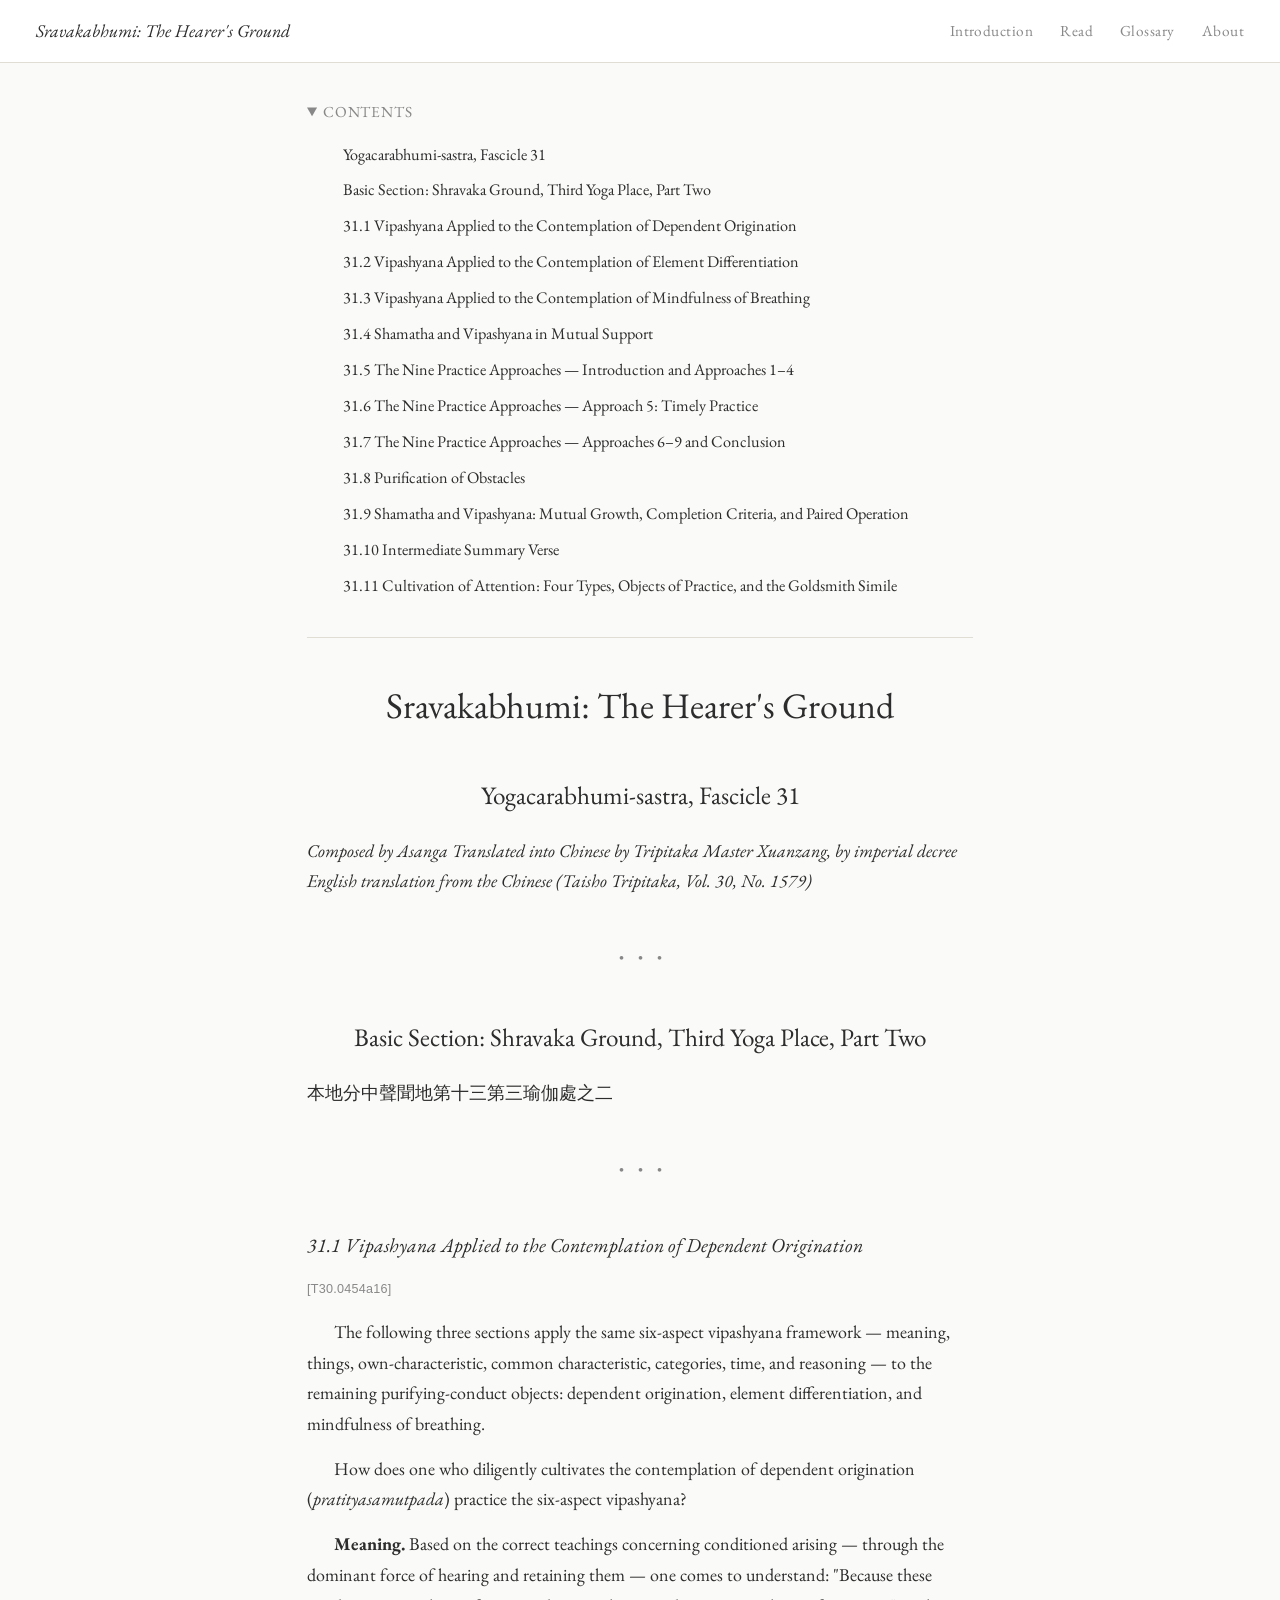
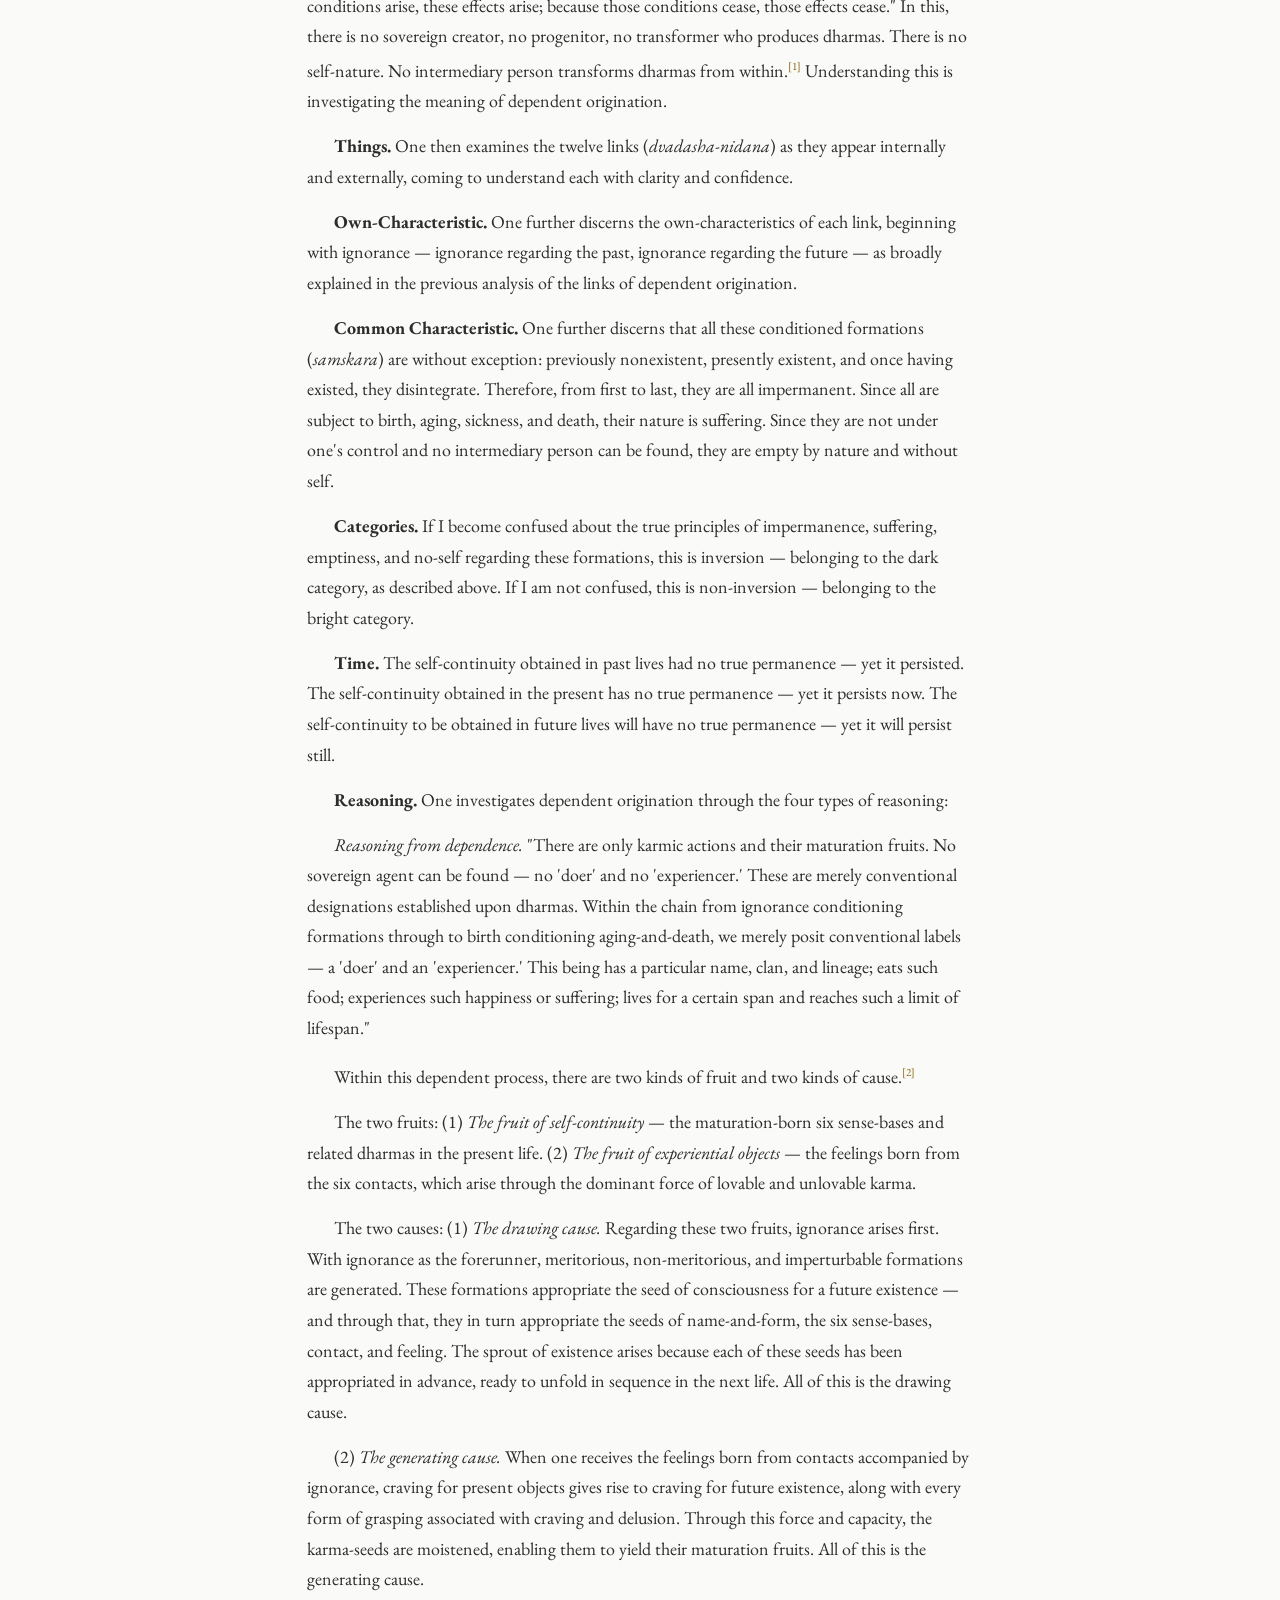
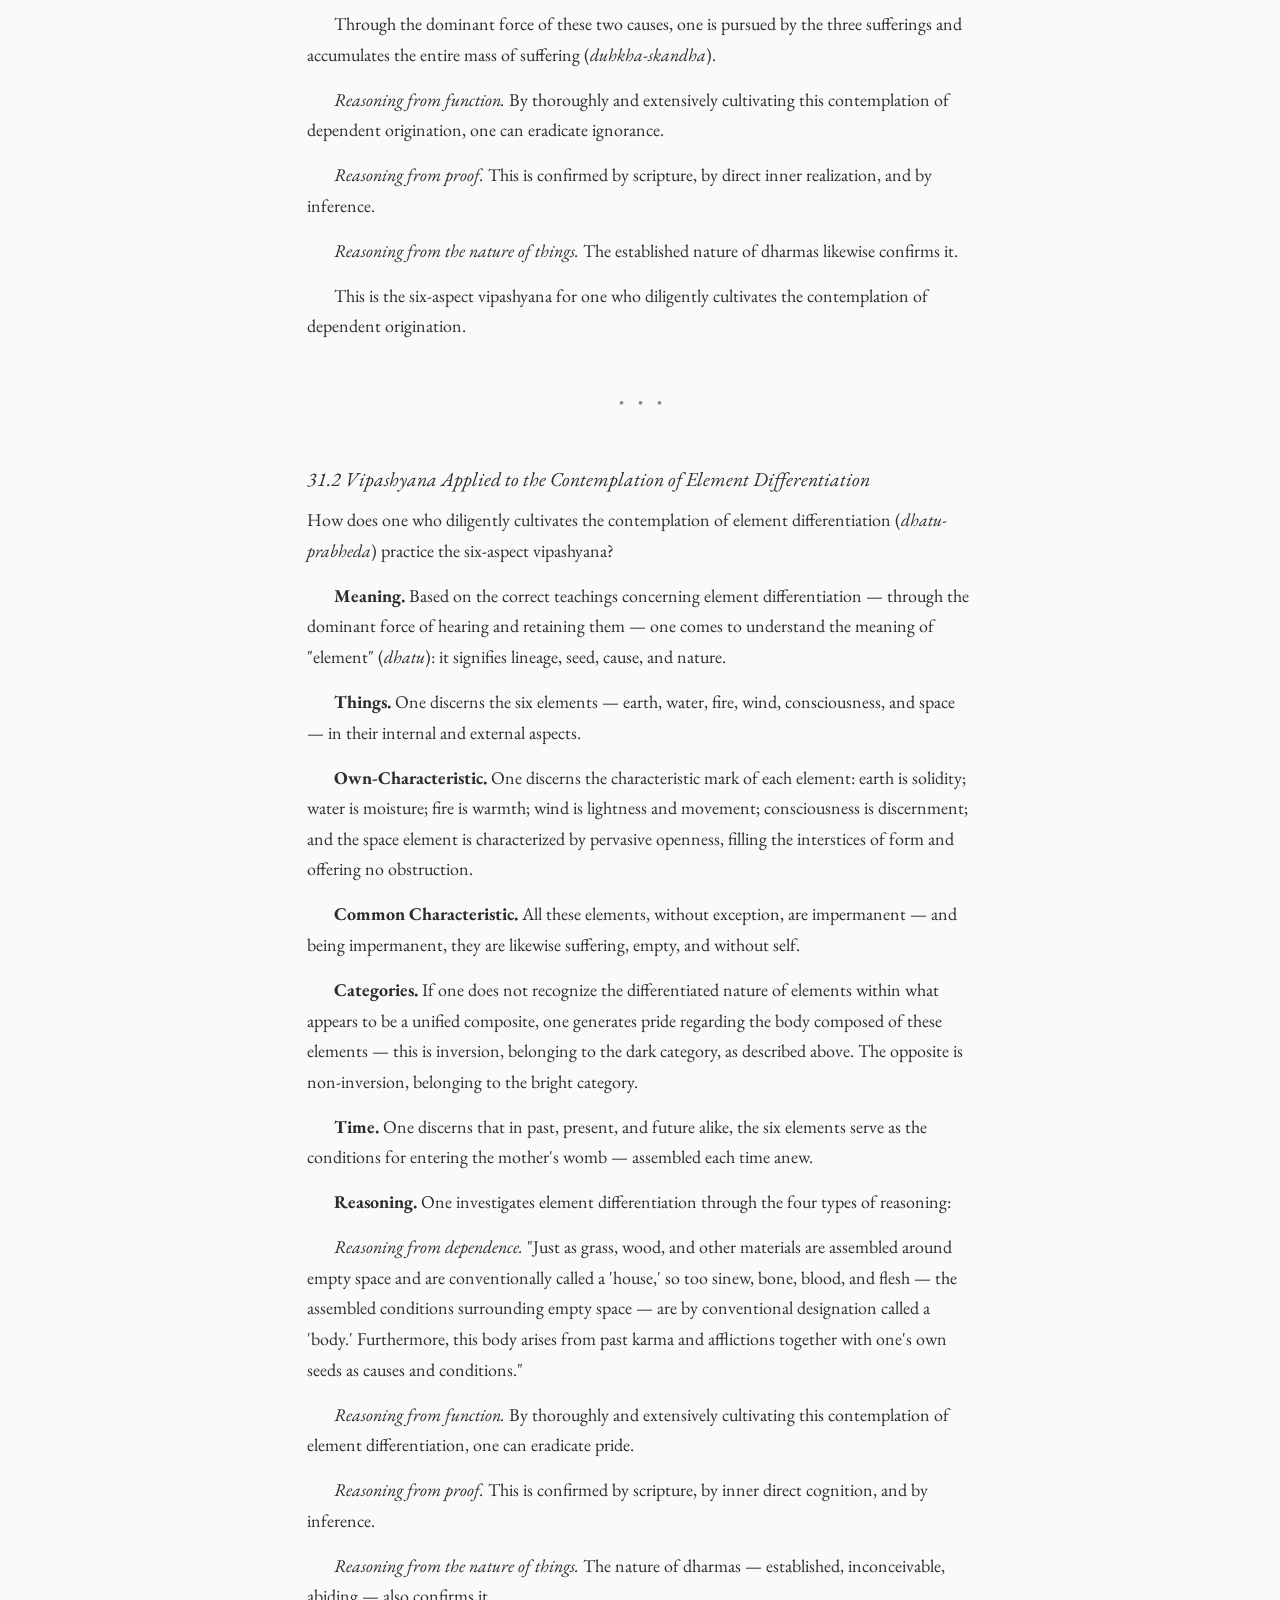
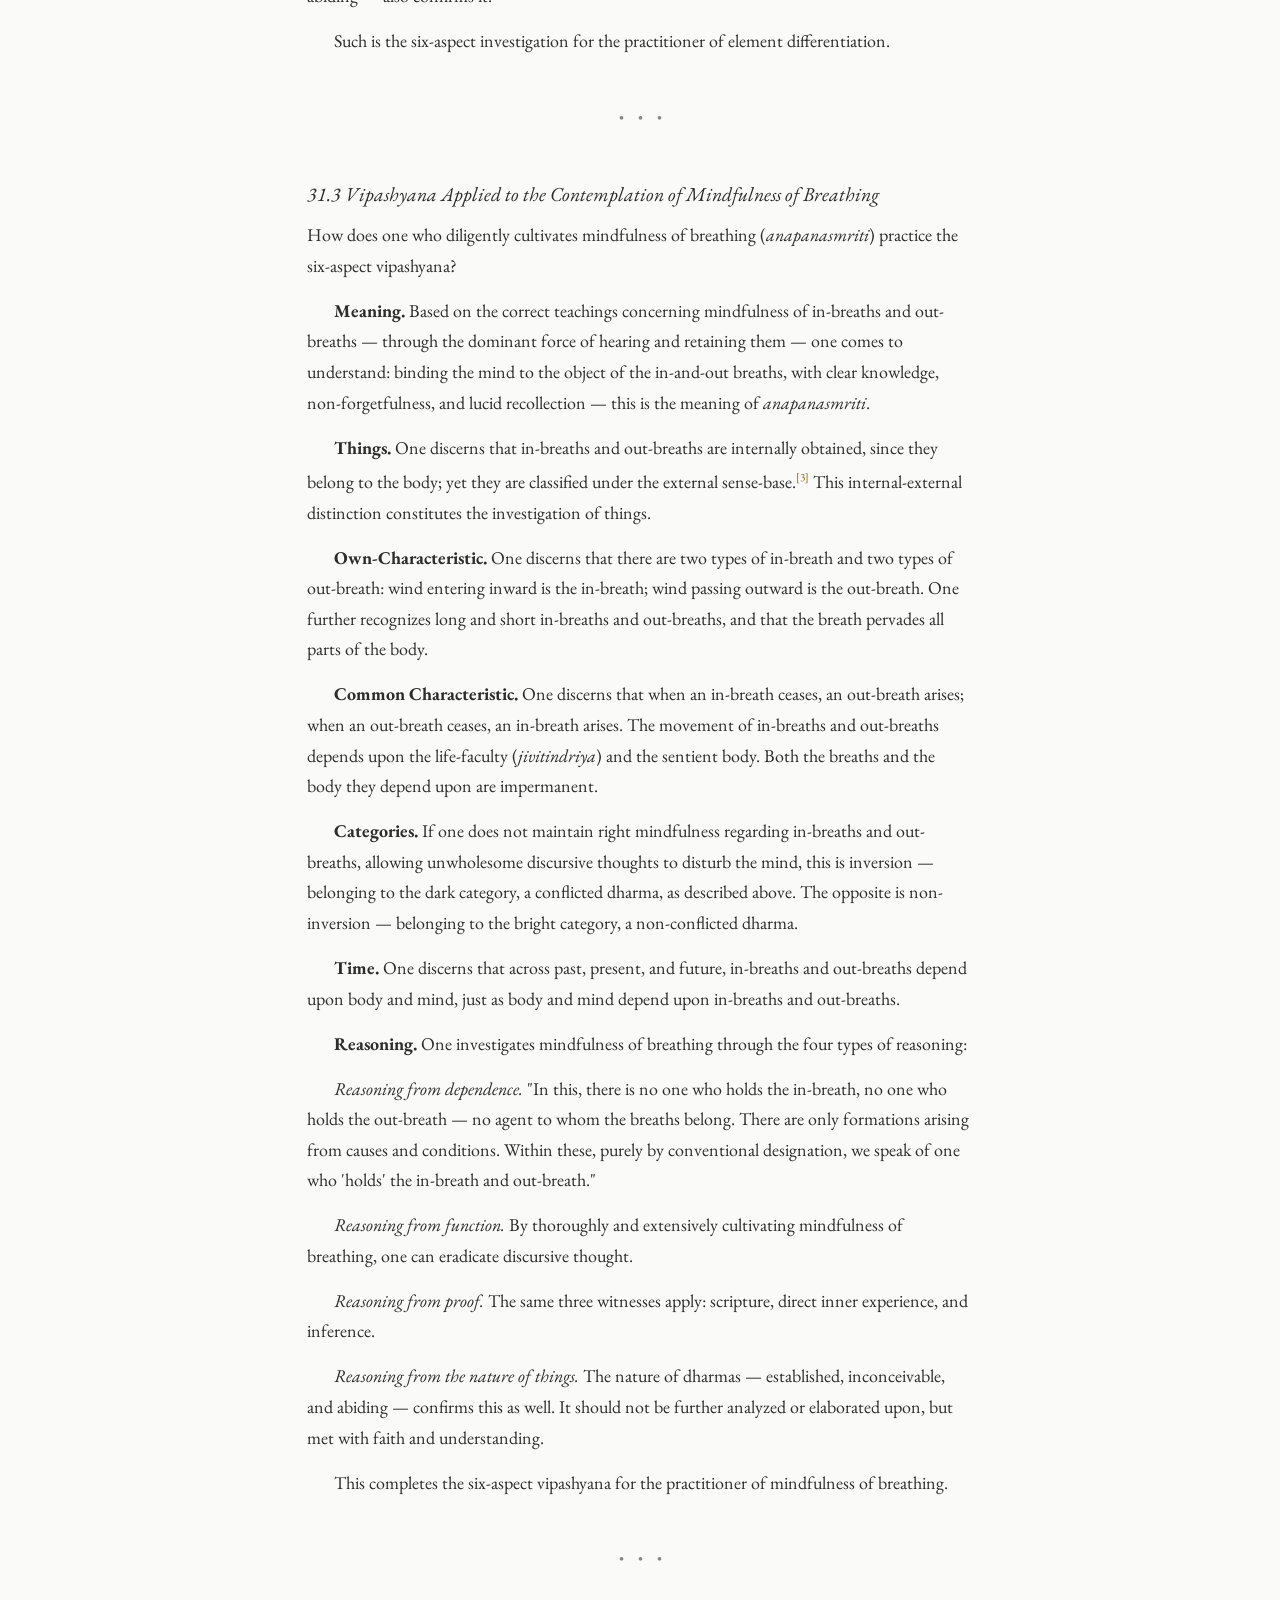
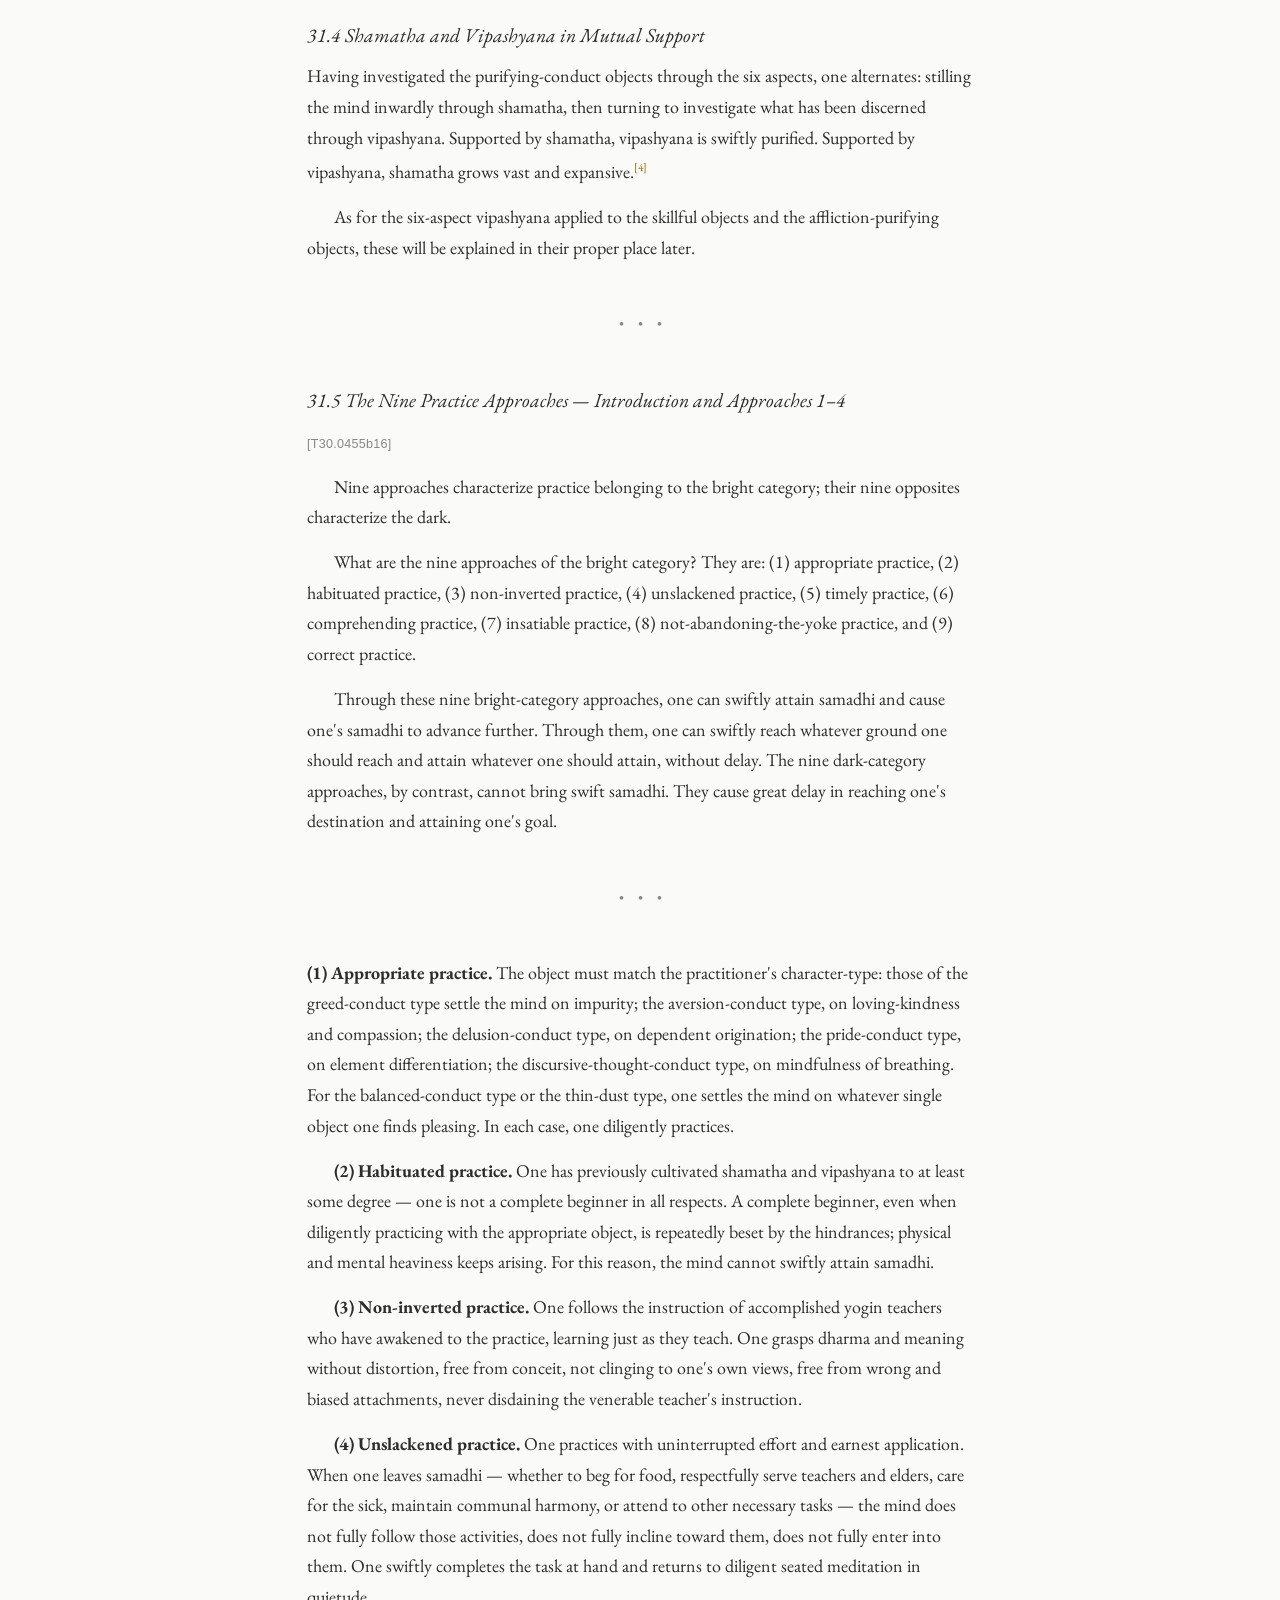
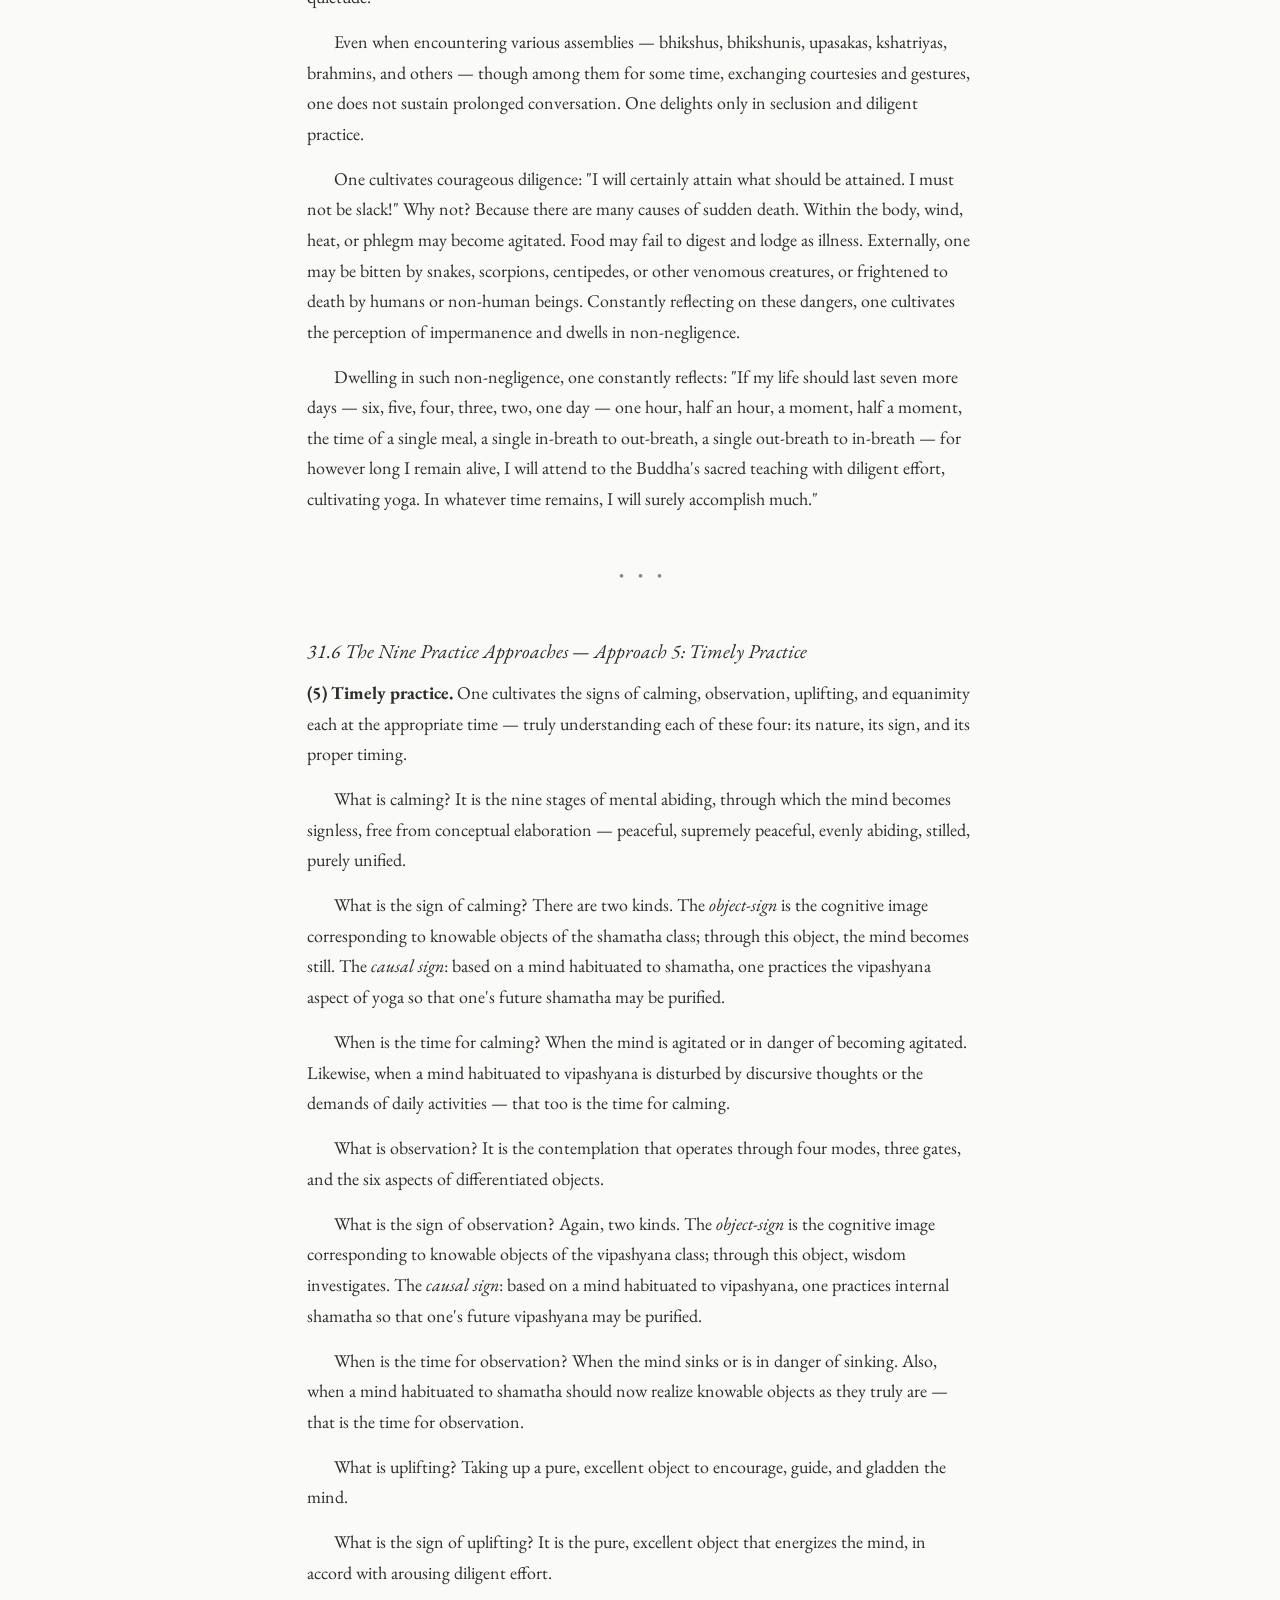
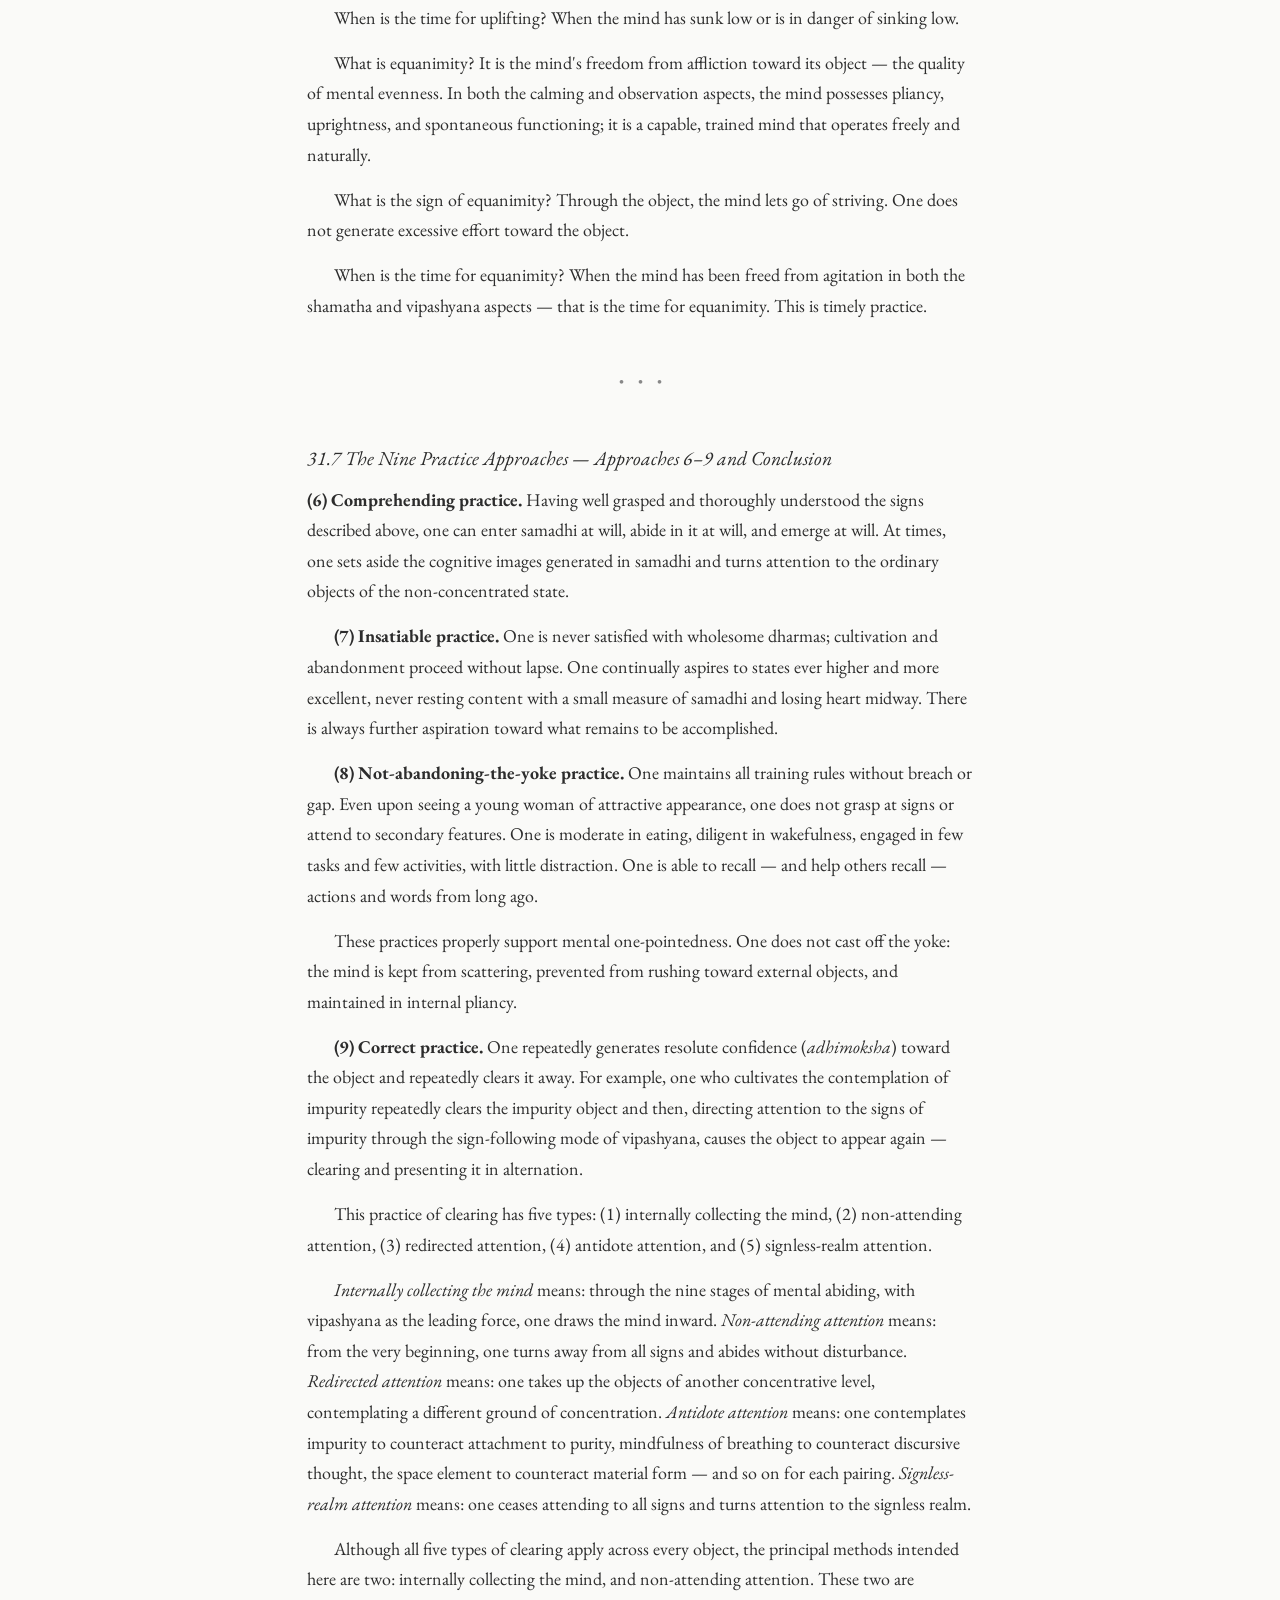
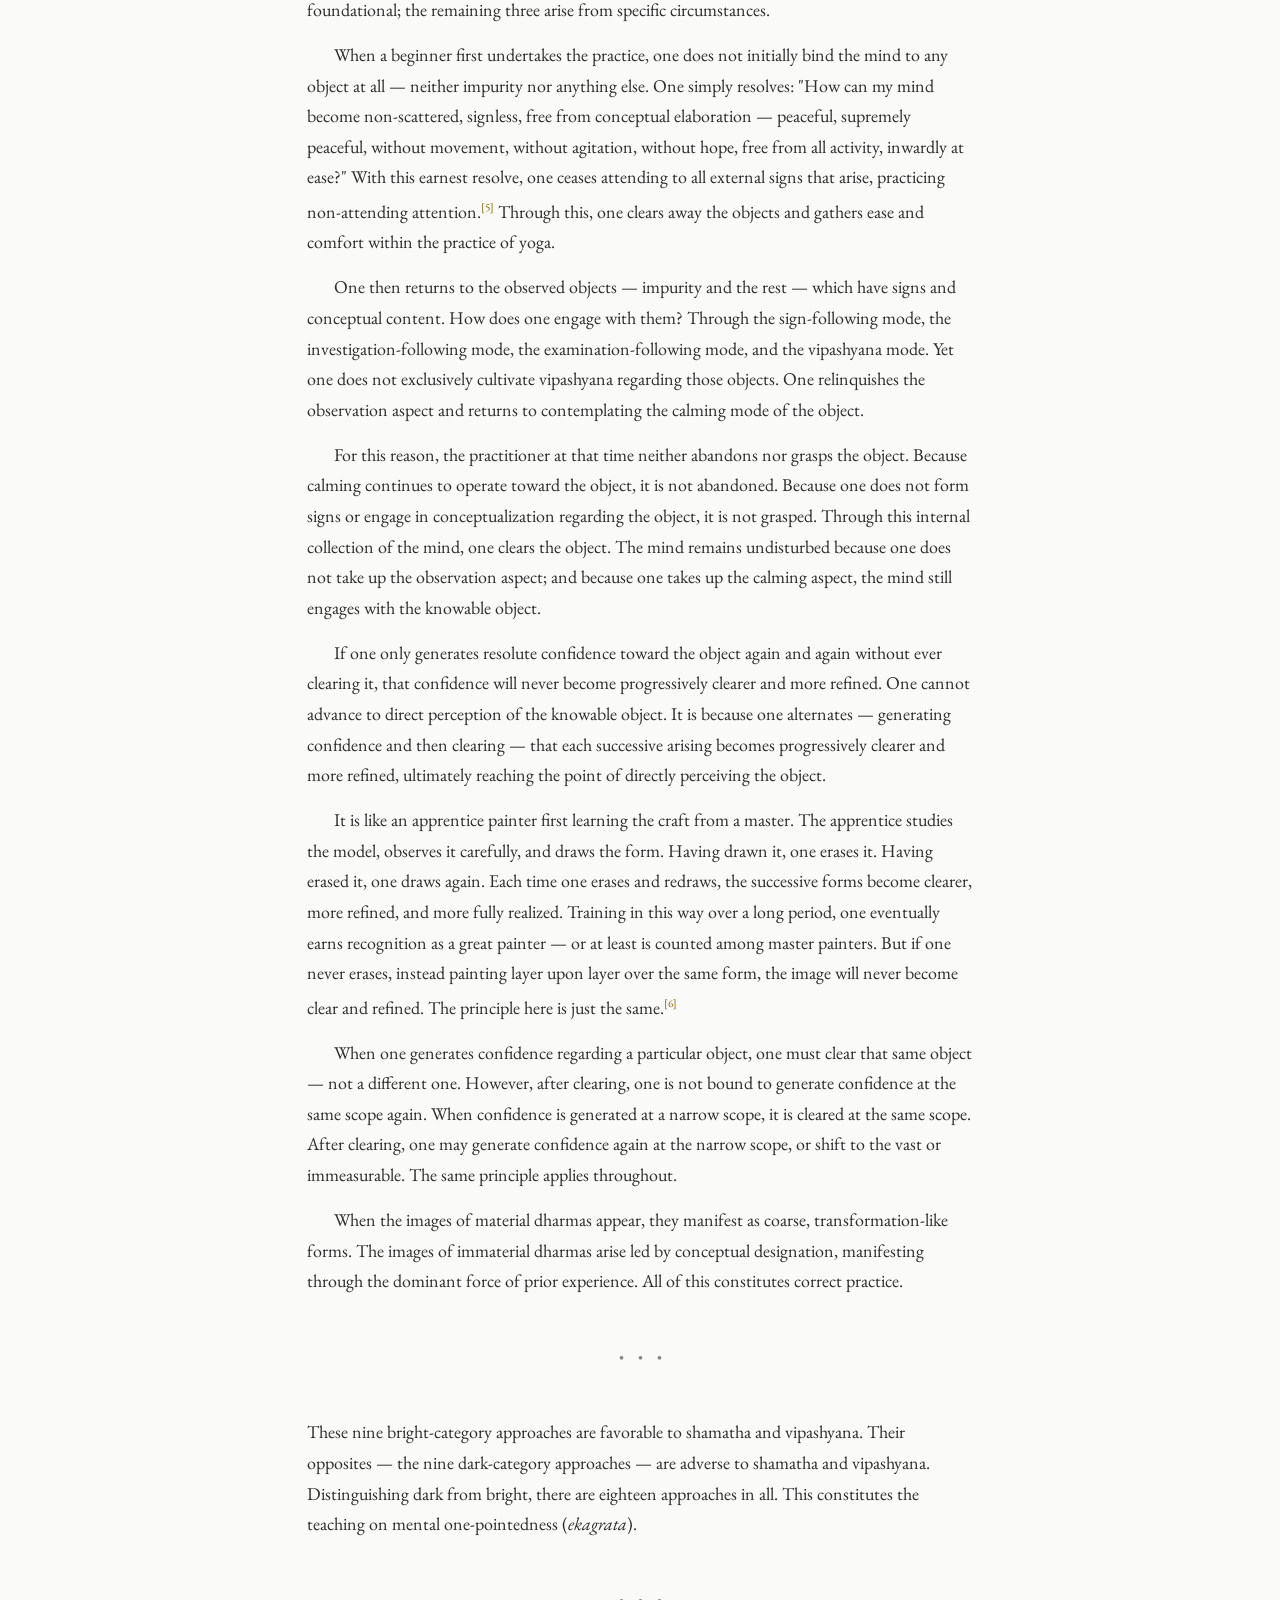
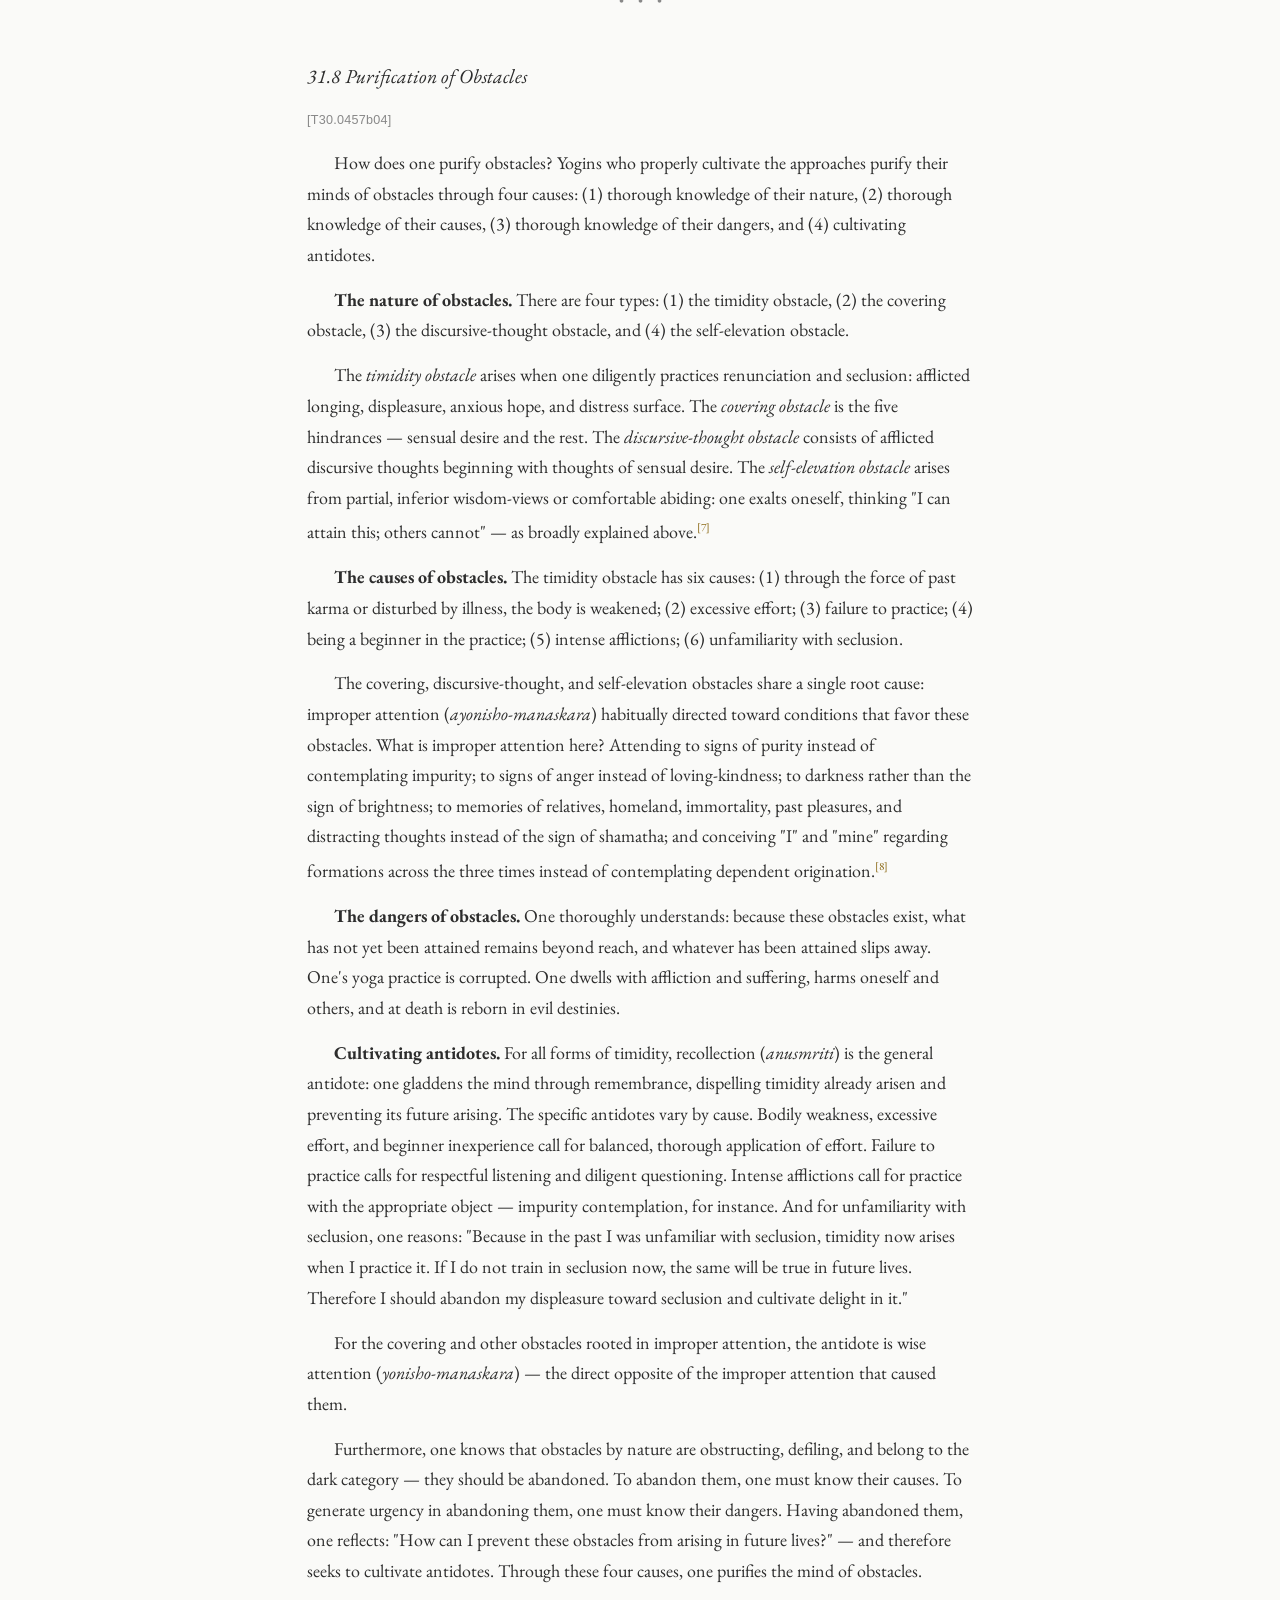
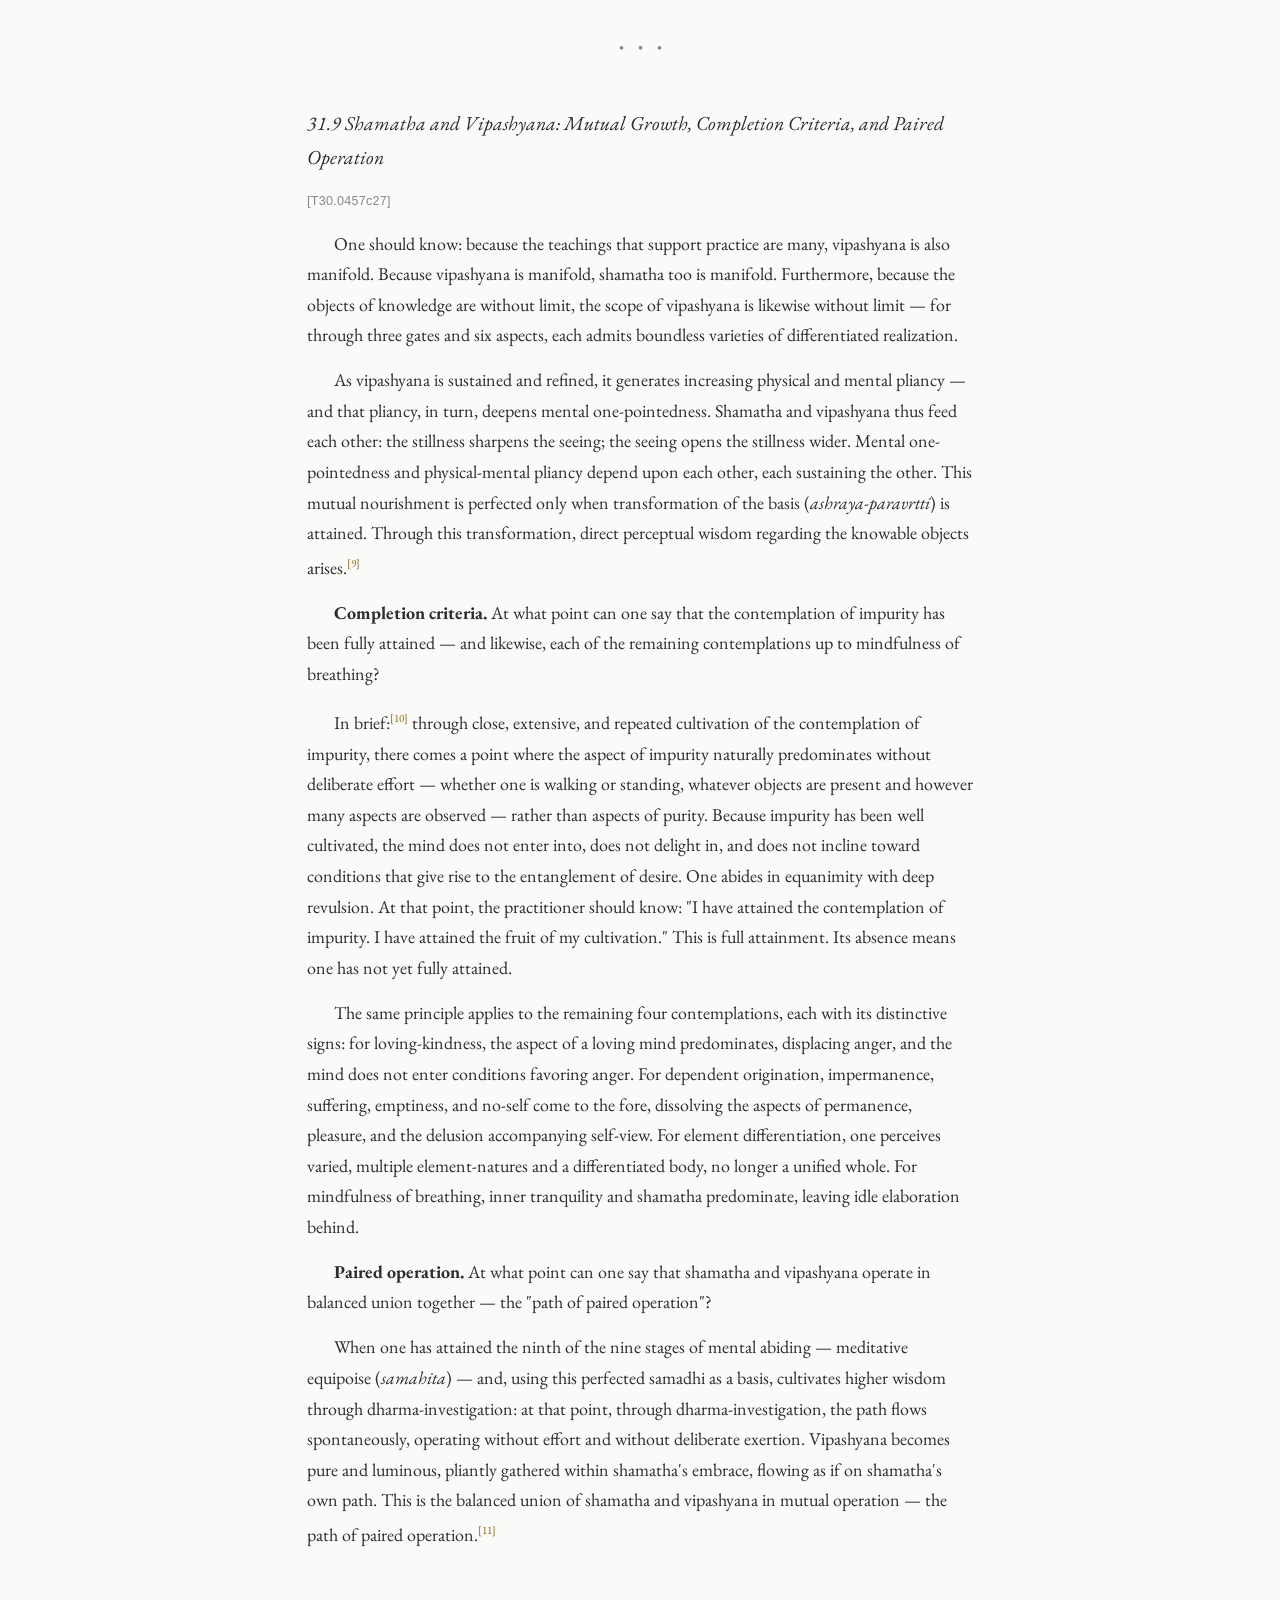
<file: docs/fascicle-31.html>
<!DOCTYPE html>
<html lang="en">
<head>
  <meta charset="UTF-8">
  <meta name="viewport" content="width=device-width, initial-scale=1.0">
  <title>Fascicle 31 — The Third Yoga Place, Part 2 — Sravakabhumi</title>
  <link rel="preconnect" href="https://fonts.googleapis.com">
  <link rel="preconnect" href="https://fonts.gstatic.com" crossorigin>
  <link href="https://fonts.googleapis.com/css2?family=EB+Garamond:ital,wght@0,400;0,700;1,400;1,700&display=swap" rel="stylesheet">
  <link rel="stylesheet" href="style.css">
</head>
<body>
  <nav class="top-nav">
    <a href="index.html" class="nav-title">Sravakabhumi: The Hearer's Ground</a>
    <div class="nav-links">
      <a href="introduction.html">Introduction</a>
      <a href="index.html#read">Read</a>
      <a href="glossary.html">Glossary</a>
      <a href="methodology.html">About</a>
    </div>
  </nav>

  <main class="content">
    
    <aside class="page-toc">
      <details open>
        <summary>Contents</summary>
        <ul>
<li><a href="#yogacarabhumi-sastra-fascicle-31">Yogacarabhumi-sastra, Fascicle 31</a></li>
<li><a href="#basic-section-shravaka-ground-third-yoga-place-part-two">Basic Section: Shravaka Ground, Third Yoga Place, Part Two</a></li>
  <li><a href="#311-vipashyana-applied-to-the-contemplation-of-dependent-origination">31.1 Vipashyana Applied to the Contemplation of Dependent Origination</a></li>
  <li><a href="#312-vipashyana-applied-to-the-contemplation-of-element-differentiation">31.2 Vipashyana Applied to the Contemplation of Element Differentiation</a></li>
  <li><a href="#313-vipashyana-applied-to-the-contemplation-of-mindfulness-of-breathing">31.3 Vipashyana Applied to the Contemplation of Mindfulness of Breathing</a></li>
  <li><a href="#314-shamatha-and-vipashyana-in-mutual-support">31.4 Shamatha and Vipashyana in Mutual Support</a></li>
  <li><a href="#315-the-nine-practice-approaches-introduction-and-approaches-14">31.5 The Nine Practice Approaches — Introduction and Approaches 1–4</a></li>
  <li><a href="#316-the-nine-practice-approaches-approach-5-timely-practice">31.6 The Nine Practice Approaches — Approach 5: Timely Practice</a></li>
  <li><a href="#317-the-nine-practice-approaches-approaches-69-and-conclusion">31.7 The Nine Practice Approaches — Approaches 6–9 and Conclusion</a></li>
  <li><a href="#318-purification-of-obstacles">31.8 Purification of Obstacles</a></li>
  <li><a href="#319-shamatha-and-vipashyana-mutual-growth-completion-criteria-and-paired-operation">31.9 Shamatha and Vipashyana: Mutual Growth, Completion Criteria, and Paired Operation</a></li>
  <li><a href="#3110-intermediate-summary-verse">31.10 Intermediate Summary Verse</a></li>
  <li><a href="#3111-cultivation-of-attention-four-types-objects-of-practice-and-the-goldsmith-simile">31.11 Cultivation of Attention: Four Types, Objects of Practice, and the Goldsmith Simile</a></li>
</ul>
      </details>
    </aside>
    

    <article>
      <h1>Sravakabhumi: The Hearer's Ground</h1>
<h2 id="yogacarabhumi-sastra-fascicle-31">Yogacarabhumi-sastra, Fascicle 31</h2>
<p><em>Composed by Asanga</em>
<em>Translated into Chinese by Tripitaka Master Xuanzang, by imperial decree</em>
<em>English translation from the Chinese (Taisho Tripitaka, Vol. 30, No. 1579)</em></p>
<hr />
<h2 id="basic-section-shravaka-ground-third-yoga-place-part-two">Basic Section: Shravaka Ground, Third Yoga Place, Part Two</h2>
<p>本地分中聲聞地第十三第三瑜伽處之二</p>
<hr />
<h3 id="311-vipashyana-applied-to-the-contemplation-of-dependent-origination">31.1 Vipashyana Applied to the Contemplation of Dependent Origination</h3>
<p><span class="taisho-ref">[T30.0454a16]</span></p>
<p>The following three sections apply the same six-aspect vipashyana framework — meaning, things, own-characteristic, common characteristic, categories, time, and reasoning — to the remaining purifying-conduct objects: dependent origination, element differentiation, and mindfulness of breathing.</p>
<p>How does one who diligently cultivates the contemplation of dependent origination (<em>pratityasamutpada</em>) practice the six-aspect vipashyana?</p>
<p><strong>Meaning.</strong> Based on the correct teachings concerning conditioned arising — through the dominant force of hearing and retaining them — one comes to understand: &quot;Because these conditions arise, these effects arise; because those conditions cease, those effects cease.&quot; In this, there is no sovereign creator, no progenitor, no transformer who produces dharmas. There is no self-nature. No intermediary person transforms dharmas from within.<sup class="footnote-ref"><a href="#fn1" id="fnref1">[1]</a></sup> Understanding this is investigating the meaning of dependent origination.</p>
<p><strong>Things.</strong> One then examines the twelve links (<em>dvadasha-nidana</em>) as they appear internally and externally, coming to understand each with clarity and confidence.</p>
<p><strong>Own-Characteristic.</strong> One further discerns the own-characteristics of each link, beginning with ignorance — ignorance regarding the past, ignorance regarding the future — as broadly explained in the previous analysis of the links of dependent origination.</p>
<p><strong>Common Characteristic.</strong> One further discerns that all these conditioned formations (<em>samskara</em>) are without exception: previously nonexistent, presently existent, and once having existed, they disintegrate. Therefore, from first to last, they are all impermanent. Since all are subject to birth, aging, sickness, and death, their nature is suffering. Since they are not under one's control and no intermediary person can be found, they are empty by nature and without self.</p>
<p><strong>Categories.</strong> If I become confused about the true principles of impermanence, suffering, emptiness, and no-self regarding these formations, this is inversion — belonging to the dark category, as described above. If I am not confused, this is non-inversion — belonging to the bright category.</p>
<p><strong>Time.</strong> The self-continuity obtained in past lives had no true permanence — yet it persisted. The self-continuity obtained in the present has no true permanence — yet it persists now. The self-continuity to be obtained in future lives will have no true permanence — yet it will persist still.</p>
<p><strong>Reasoning.</strong> One investigates dependent origination through the four types of reasoning:</p>
<p><em>Reasoning from dependence.</em> &quot;There are only karmic actions and their maturation fruits. No sovereign agent can be found — no 'doer' and no 'experiencer.' These are merely conventional designations established upon dharmas. Within the chain from ignorance conditioning formations through to birth conditioning aging-and-death, we merely posit conventional labels — a 'doer' and an 'experiencer.' This being has a particular name, clan, and lineage; eats such food; experiences such happiness or suffering; lives for a certain span and reaches such a limit of lifespan.&quot;</p>
<p>Within this dependent process, there are two kinds of fruit and two kinds of cause.<sup class="footnote-ref"><a href="#fn2" id="fnref2">[2]</a></sup></p>
<p>The two fruits: (1) <em>The fruit of self-continuity</em> — the maturation-born six sense-bases and related dharmas in the present life. (2) <em>The fruit of experiential objects</em> — the feelings born from the six contacts, which arise through the dominant force of lovable and unlovable karma.</p>
<p>The two causes: (1) <em>The drawing cause.</em> Regarding these two fruits, ignorance arises first. With ignorance as the forerunner, meritorious, non-meritorious, and imperturbable formations are generated. These formations appropriate the seed of consciousness for a future existence — and through that, they in turn appropriate the seeds of name-and-form, the six sense-bases, contact, and feeling. The sprout of existence arises because each of these seeds has been appropriated in advance, ready to unfold in sequence in the next life. All of this is the drawing cause.</p>
<p>(2) <em>The generating cause.</em> When one receives the feelings born from contacts accompanied by ignorance, craving for present objects gives rise to craving for future existence, along with every form of grasping associated with craving and delusion. Through this force and capacity, the karma-seeds are moistened, enabling them to yield their maturation fruits. All of this is the generating cause.</p>
<p>Through the dominant force of these two causes, one is pursued by the three sufferings and accumulates the entire mass of suffering (<em>duhkha-skandha</em>).</p>
<p><em>Reasoning from function.</em> By thoroughly and extensively cultivating this contemplation of dependent origination, one can eradicate ignorance.</p>
<p><em>Reasoning from proof.</em> This is confirmed by scripture, by direct inner realization, and by inference.</p>
<p><em>Reasoning from the nature of things.</em> The established nature of dharmas likewise confirms it.</p>
<p>This is the six-aspect vipashyana for one who diligently cultivates the contemplation of dependent origination.</p>
<hr />
<h3 id="312-vipashyana-applied-to-the-contemplation-of-element-differentiation">31.2 Vipashyana Applied to the Contemplation of Element Differentiation</h3>
<p>How does one who diligently cultivates the contemplation of element differentiation (<em>dhatu-prabheda</em>) practice the six-aspect vipashyana?</p>
<p><strong>Meaning.</strong> Based on the correct teachings concerning element differentiation — through the dominant force of hearing and retaining them — one comes to understand the meaning of &quot;element&quot; (<em>dhatu</em>): it signifies lineage, seed, cause, and nature.</p>
<p><strong>Things.</strong> One discerns the six elements — earth, water, fire, wind, consciousness, and space — in their internal and external aspects.</p>
<p><strong>Own-Characteristic.</strong> One discerns the characteristic mark of each element: earth is solidity; water is moisture; fire is warmth; wind is lightness and movement; consciousness is discernment; and the space element is characterized by pervasive openness, filling the interstices of form and offering no obstruction.</p>
<p><strong>Common Characteristic.</strong> All these elements, without exception, are impermanent — and being impermanent, they are likewise suffering, empty, and without self.</p>
<p><strong>Categories.</strong> If one does not recognize the differentiated nature of elements within what appears to be a unified composite, one generates pride regarding the body composed of these elements — this is inversion, belonging to the dark category, as described above. The opposite is non-inversion, belonging to the bright category.</p>
<p><strong>Time.</strong> One discerns that in past, present, and future alike, the six elements serve as the conditions for entering the mother's womb — assembled each time anew.</p>
<p><strong>Reasoning.</strong> One investigates element differentiation through the four types of reasoning:</p>
<p><em>Reasoning from dependence.</em> &quot;Just as grass, wood, and other materials are assembled around empty space and are conventionally called a 'house,' so too sinew, bone, blood, and flesh — the assembled conditions surrounding empty space — are by conventional designation called a 'body.' Furthermore, this body arises from past karma and afflictions together with one's own seeds as causes and conditions.&quot;</p>
<p><em>Reasoning from function.</em> By thoroughly and extensively cultivating this contemplation of element differentiation, one can eradicate pride.</p>
<p><em>Reasoning from proof.</em> This is confirmed by scripture, by inner direct cognition, and by inference.</p>
<p><em>Reasoning from the nature of things.</em> The nature of dharmas — established, inconceivable, abiding — also confirms it.</p>
<p>Such is the six-aspect investigation for the practitioner of element differentiation.</p>
<hr />
<h3 id="313-vipashyana-applied-to-the-contemplation-of-mindfulness-of-breathing">31.3 Vipashyana Applied to the Contemplation of Mindfulness of Breathing</h3>
<p>How does one who diligently cultivates mindfulness of breathing (<em>anapanasmriti</em>) practice the six-aspect vipashyana?</p>
<p><strong>Meaning.</strong> Based on the correct teachings concerning mindfulness of in-breaths and out-breaths — through the dominant force of hearing and retaining them — one comes to understand: binding the mind to the object of the in-and-out breaths, with clear knowledge, non-forgetfulness, and lucid recollection — this is the meaning of <em>anapanasmriti</em>.</p>
<p><strong>Things.</strong> One discerns that in-breaths and out-breaths are internally obtained, since they belong to the body; yet they are classified under the external sense-base.<sup class="footnote-ref"><a href="#fn3" id="fnref3">[3]</a></sup> This internal-external distinction constitutes the investigation of things.</p>
<p><strong>Own-Characteristic.</strong> One discerns that there are two types of in-breath and two types of out-breath: wind entering inward is the in-breath; wind passing outward is the out-breath. One further recognizes long and short in-breaths and out-breaths, and that the breath pervades all parts of the body.</p>
<p><strong>Common Characteristic.</strong> One discerns that when an in-breath ceases, an out-breath arises; when an out-breath ceases, an in-breath arises. The movement of in-breaths and out-breaths depends upon the life-faculty (<em>jivitindriya</em>) and the sentient body. Both the breaths and the body they depend upon are impermanent.</p>
<p><strong>Categories.</strong> If one does not maintain right mindfulness regarding in-breaths and out-breaths, allowing unwholesome discursive thoughts to disturb the mind, this is inversion — belonging to the dark category, a conflicted dharma, as described above. The opposite is non-inversion — belonging to the bright category, a non-conflicted dharma.</p>
<p><strong>Time.</strong> One discerns that across past, present, and future, in-breaths and out-breaths depend upon body and mind, just as body and mind depend upon in-breaths and out-breaths.</p>
<p><strong>Reasoning.</strong> One investigates mindfulness of breathing through the four types of reasoning:</p>
<p><em>Reasoning from dependence.</em> &quot;In this, there is no one who holds the in-breath, no one who holds the out-breath — no agent to whom the breaths belong. There are only formations arising from causes and conditions. Within these, purely by conventional designation, we speak of one who 'holds' the in-breath and out-breath.&quot;</p>
<p><em>Reasoning from function.</em> By thoroughly and extensively cultivating mindfulness of breathing, one can eradicate discursive thought.</p>
<p><em>Reasoning from proof.</em> The same three witnesses apply: scripture, direct inner experience, and inference.</p>
<p><em>Reasoning from the nature of things.</em> The nature of dharmas — established, inconceivable, and abiding — confirms this as well. It should not be further analyzed or elaborated upon, but met with faith and understanding.</p>
<p>This completes the six-aspect vipashyana for the practitioner of mindfulness of breathing.</p>
<hr />
<h3 id="314-shamatha-and-vipashyana-in-mutual-support">31.4 Shamatha and Vipashyana in Mutual Support</h3>
<p>Having investigated the purifying-conduct objects through the six aspects, one alternates: stilling the mind inwardly through shamatha, then turning to investigate what has been discerned through vipashyana. Supported by shamatha, vipashyana is swiftly purified. Supported by vipashyana, shamatha grows vast and expansive.<sup class="footnote-ref"><a href="#fn4" id="fnref4">[4]</a></sup></p>
<p>As for the six-aspect vipashyana applied to the skillful objects and the affliction-purifying objects, these will be explained in their proper place later.</p>
<hr />
<h3 id="315-the-nine-practice-approaches-introduction-and-approaches-14">31.5 The Nine Practice Approaches — Introduction and Approaches 1–4</h3>
<p><span class="taisho-ref">[T30.0455b16]</span></p>
<p>Nine approaches characterize practice belonging to the bright category; their nine opposites characterize the dark.</p>
<p>What are the nine approaches of the bright category? They are: (1) appropriate practice, (2) habituated practice, (3) non-inverted practice, (4) unslackened practice, (5) timely practice, (6) comprehending practice, (7) insatiable practice, (8) not-abandoning-the-yoke practice, and (9) correct practice.</p>
<p>Through these nine bright-category approaches, one can swiftly attain samadhi and cause one's samadhi to advance further. Through them, one can swiftly reach whatever ground one should reach and attain whatever one should attain, without delay. The nine dark-category approaches, by contrast, cannot bring swift samadhi. They cause great delay in reaching one's destination and attaining one's goal.</p>
<hr />
<p><strong>(1) Appropriate practice.</strong> The object must match the practitioner's character-type: those of the greed-conduct type settle the mind on impurity; the aversion-conduct type, on loving-kindness and compassion; the delusion-conduct type, on dependent origination; the pride-conduct type, on element differentiation; the discursive-thought-conduct type, on mindfulness of breathing. For the balanced-conduct type or the thin-dust type, one settles the mind on whatever single object one finds pleasing. In each case, one diligently practices.</p>
<p><strong>(2) Habituated practice.</strong> One has previously cultivated shamatha and vipashyana to at least some degree — one is not a complete beginner in all respects. A complete beginner, even when diligently practicing with the appropriate object, is repeatedly beset by the hindrances; physical and mental heaviness keeps arising. For this reason, the mind cannot swiftly attain samadhi.</p>
<p><strong>(3) Non-inverted practice.</strong> One follows the instruction of accomplished yogin teachers who have awakened to the practice, learning just as they teach. One grasps dharma and meaning without distortion, free from conceit, not clinging to one's own views, free from wrong and biased attachments, never disdaining the venerable teacher's instruction.</p>
<p><strong>(4) Unslackened practice.</strong> One practices with uninterrupted effort and earnest application. When one leaves samadhi — whether to beg for food, respectfully serve teachers and elders, care for the sick, maintain communal harmony, or attend to other necessary tasks — the mind does not fully follow those activities, does not fully incline toward them, does not fully enter into them. One swiftly completes the task at hand and returns to diligent seated meditation in quietude.</p>
<p>Even when encountering various assemblies — bhikshus, bhikshunis, upasakas, kshatriyas, brahmins, and others — though among them for some time, exchanging courtesies and gestures, one does not sustain prolonged conversation. One delights only in seclusion and diligent practice.</p>
<p>One cultivates courageous diligence: &quot;I will certainly attain what should be attained. I must not be slack!&quot; Why not? Because there are many causes of sudden death. Within the body, wind, heat, or phlegm may become agitated. Food may fail to digest and lodge as illness. Externally, one may be bitten by snakes, scorpions, centipedes, or other venomous creatures, or frightened to death by humans or non-human beings. Constantly reflecting on these dangers, one cultivates the perception of impermanence and dwells in non-negligence.</p>
<p>Dwelling in such non-negligence, one constantly reflects: &quot;If my life should last seven more days — six, five, four, three, two, one day — one hour, half an hour, a moment, half a moment, the time of a single meal, a single in-breath to out-breath, a single out-breath to in-breath — for however long I remain alive, I will attend to the Buddha's sacred teaching with diligent effort, cultivating yoga. In whatever time remains, I will surely accomplish much.&quot;</p>
<hr />
<h3 id="316-the-nine-practice-approaches-approach-5-timely-practice">31.6 The Nine Practice Approaches — Approach 5: Timely Practice</h3>
<p><strong>(5) Timely practice.</strong> One cultivates the signs of calming, observation, uplifting, and equanimity each at the appropriate time — truly understanding each of these four: its nature, its sign, and its proper timing.</p>
<p>What is calming? It is the nine stages of mental abiding, through which the mind becomes signless, free from conceptual elaboration — peaceful, supremely peaceful, evenly abiding, stilled, purely unified.</p>
<p>What is the sign of calming? There are two kinds. The <em>object-sign</em> is the cognitive image corresponding to knowable objects of the shamatha class; through this object, the mind becomes still. The <em>causal sign</em>: based on a mind habituated to shamatha, one practices the vipashyana aspect of yoga so that one's future shamatha may be purified.</p>
<p>When is the time for calming? When the mind is agitated or in danger of becoming agitated. Likewise, when a mind habituated to vipashyana is disturbed by discursive thoughts or the demands of daily activities — that too is the time for calming.</p>
<p>What is observation? It is the contemplation that operates through four modes, three gates, and the six aspects of differentiated objects.</p>
<p>What is the sign of observation? Again, two kinds. The <em>object-sign</em> is the cognitive image corresponding to knowable objects of the vipashyana class; through this object, wisdom investigates. The <em>causal sign</em>: based on a mind habituated to vipashyana, one practices internal shamatha so that one's future vipashyana may be purified.</p>
<p>When is the time for observation? When the mind sinks or is in danger of sinking. Also, when a mind habituated to shamatha should now realize knowable objects as they truly are — that is the time for observation.</p>
<p>What is uplifting? Taking up a pure, excellent object to encourage, guide, and gladden the mind.</p>
<p>What is the sign of uplifting? It is the pure, excellent object that energizes the mind, in accord with arousing diligent effort.</p>
<p>When is the time for uplifting? When the mind has sunk low or is in danger of sinking low.</p>
<p>What is equanimity? It is the mind's freedom from affliction toward its object — the quality of mental evenness. In both the calming and observation aspects, the mind possesses pliancy, uprightness, and spontaneous functioning; it is a capable, trained mind that operates freely and naturally.</p>
<p>What is the sign of equanimity? Through the object, the mind lets go of striving. One does not generate excessive effort toward the object.</p>
<p>When is the time for equanimity? When the mind has been freed from agitation in both the shamatha and vipashyana aspects — that is the time for equanimity. This is timely practice.</p>
<hr />
<h3 id="317-the-nine-practice-approaches-approaches-69-and-conclusion">31.7 The Nine Practice Approaches — Approaches 6–9 and Conclusion</h3>
<p><strong>(6) Comprehending practice.</strong> Having well grasped and thoroughly understood the signs described above, one can enter samadhi at will, abide in it at will, and emerge at will. At times, one sets aside the cognitive images generated in samadhi and turns attention to the ordinary objects of the non-concentrated state.</p>
<p><strong>(7) Insatiable practice.</strong> One is never satisfied with wholesome dharmas; cultivation and abandonment proceed without lapse. One continually aspires to states ever higher and more excellent, never resting content with a small measure of samadhi and losing heart midway. There is always further aspiration toward what remains to be accomplished.</p>
<p><strong>(8) Not-abandoning-the-yoke practice.</strong> One maintains all training rules without breach or gap. Even upon seeing a young woman of attractive appearance, one does not grasp at signs or attend to secondary features. One is moderate in eating, diligent in wakefulness, engaged in few tasks and few activities, with little distraction. One is able to recall — and help others recall — actions and words from long ago.</p>
<p>These practices properly support mental one-pointedness. One does not cast off the yoke: the mind is kept from scattering, prevented from rushing toward external objects, and maintained in internal pliancy.</p>
<p><strong>(9) Correct practice.</strong> One repeatedly generates resolute confidence (<em>adhimoksha</em>) toward the object and repeatedly clears it away. For example, one who cultivates the contemplation of impurity repeatedly clears the impurity object and then, directing attention to the signs of impurity through the sign-following mode of vipashyana, causes the object to appear again — clearing and presenting it in alternation.</p>
<p>This practice of clearing has five types: (1) internally collecting the mind, (2) non-attending attention, (3) redirected attention, (4) antidote attention, and (5) signless-realm attention.</p>
<p><em>Internally collecting the mind</em> means: through the nine stages of mental abiding, with vipashyana as the leading force, one draws the mind inward. <em>Non-attending attention</em> means: from the very beginning, one turns away from all signs and abides without disturbance. <em>Redirected attention</em> means: one takes up the objects of another concentrative level, contemplating a different ground of concentration. <em>Antidote attention</em> means: one contemplates impurity to counteract attachment to purity, mindfulness of breathing to counteract discursive thought, the space element to counteract material form — and so on for each pairing. <em>Signless-realm attention</em> means: one ceases attending to all signs and turns attention to the signless realm.</p>
<p>Although all five types of clearing apply across every object, the principal methods intended here are two: internally collecting the mind, and non-attending attention. These two are foundational; the remaining three arise from specific circumstances.</p>
<p>When a beginner first undertakes the practice, one does not initially bind the mind to any object at all — neither impurity nor anything else. One simply resolves: &quot;How can my mind become non-scattered, signless, free from conceptual elaboration — peaceful, supremely peaceful, without movement, without agitation, without hope, free from all activity, inwardly at ease?&quot; With this earnest resolve, one ceases attending to all external signs that arise, practicing non-attending attention.<sup class="footnote-ref"><a href="#fn5" id="fnref5">[5]</a></sup> Through this, one clears away the objects and gathers ease and comfort within the practice of yoga.</p>
<p>One then returns to the observed objects — impurity and the rest — which have signs and conceptual content. How does one engage with them? Through the sign-following mode, the investigation-following mode, the examination-following mode, and the vipashyana mode. Yet one does not exclusively cultivate vipashyana regarding those objects. One relinquishes the observation aspect and returns to contemplating the calming mode of the object.</p>
<p>For this reason, the practitioner at that time neither abandons nor grasps the object. Because calming continues to operate toward the object, it is not abandoned. Because one does not form signs or engage in conceptualization regarding the object, it is not grasped. Through this internal collection of the mind, one clears the object. The mind remains undisturbed because one does not take up the observation aspect; and because one takes up the calming aspect, the mind still engages with the knowable object.</p>
<p>If one only generates resolute confidence toward the object again and again without ever clearing it, that confidence will never become progressively clearer and more refined. One cannot advance to direct perception of the knowable object. It is because one alternates — generating confidence and then clearing — that each successive arising becomes progressively clearer and more refined, ultimately reaching the point of directly perceiving the object.</p>
<p>It is like an apprentice painter first learning the craft from a master. The apprentice studies the model, observes it carefully, and draws the form. Having drawn it, one erases it. Having erased it, one draws again. Each time one erases and redraws, the successive forms become clearer, more refined, and more fully realized. Training in this way over a long period, one eventually earns recognition as a great painter — or at least is counted among master painters. But if one never erases, instead painting layer upon layer over the same form, the image will never become clear and refined. The principle here is just the same.<sup class="footnote-ref"><a href="#fn6" id="fnref6">[6]</a></sup></p>
<p>When one generates confidence regarding a particular object, one must clear that same object — not a different one. However, after clearing, one is not bound to generate confidence at the same scope again. When confidence is generated at a narrow scope, it is cleared at the same scope. After clearing, one may generate confidence again at the narrow scope, or shift to the vast or immeasurable. The same principle applies throughout.</p>
<p>When the images of material dharmas appear, they manifest as coarse, transformation-like forms. The images of immaterial dharmas arise led by conceptual designation, manifesting through the dominant force of prior experience. All of this constitutes correct practice.</p>
<hr />
<p>These nine bright-category approaches are favorable to shamatha and vipashyana. Their opposites — the nine dark-category approaches — are adverse to shamatha and vipashyana. Distinguishing dark from bright, there are eighteen approaches in all. This constitutes the teaching on mental one-pointedness (<em>ekagrata</em>).</p>
<hr />
<h3 id="318-purification-of-obstacles">31.8 Purification of Obstacles</h3>
<p><span class="taisho-ref">[T30.0457b04]</span></p>
<p>How does one purify obstacles? Yogins who properly cultivate the approaches purify their minds of obstacles through four causes: (1) thorough knowledge of their nature, (2) thorough knowledge of their causes, (3) thorough knowledge of their dangers, and (4) cultivating antidotes.</p>
<p><strong>The nature of obstacles.</strong> There are four types: (1) the timidity obstacle, (2) the covering obstacle, (3) the discursive-thought obstacle, and (4) the self-elevation obstacle.</p>
<p>The <em>timidity obstacle</em> arises when one diligently practices renunciation and seclusion: afflicted longing, displeasure, anxious hope, and distress surface. The <em>covering obstacle</em> is the five hindrances — sensual desire and the rest. The <em>discursive-thought obstacle</em> consists of afflicted discursive thoughts beginning with thoughts of sensual desire. The <em>self-elevation obstacle</em> arises from partial, inferior wisdom-views or comfortable abiding: one exalts oneself, thinking &quot;I can attain this; others cannot&quot; — as broadly explained above.<sup class="footnote-ref"><a href="#fn7" id="fnref7">[7]</a></sup></p>
<p><strong>The causes of obstacles.</strong> The timidity obstacle has six causes: (1) through the force of past karma or disturbed by illness, the body is weakened; (2) excessive effort; (3) failure to practice; (4) being a beginner in the practice; (5) intense afflictions; (6) unfamiliarity with seclusion.</p>
<p>The covering, discursive-thought, and self-elevation obstacles share a single root cause: improper attention (<em>ayonisho-manaskara</em>) habitually directed toward conditions that favor these obstacles. What is improper attention here? Attending to signs of purity instead of contemplating impurity; to signs of anger instead of loving-kindness; to darkness rather than the sign of brightness; to memories of relatives, homeland, immortality, past pleasures, and distracting thoughts instead of the sign of shamatha; and conceiving &quot;I&quot; and &quot;mine&quot; regarding formations across the three times instead of contemplating dependent origination.<sup class="footnote-ref"><a href="#fn8" id="fnref8">[8]</a></sup></p>
<p><strong>The dangers of obstacles.</strong> One thoroughly understands: because these obstacles exist, what has not yet been attained remains beyond reach, and whatever has been attained slips away. One's yoga practice is corrupted. One dwells with affliction and suffering, harms oneself and others, and at death is reborn in evil destinies.</p>
<p><strong>Cultivating antidotes.</strong> For all forms of timidity, recollection (<em>anusmriti</em>) is the general antidote: one gladdens the mind through remembrance, dispelling timidity already arisen and preventing its future arising. The specific antidotes vary by cause. Bodily weakness, excessive effort, and beginner inexperience call for balanced, thorough application of effort. Failure to practice calls for respectful listening and diligent questioning. Intense afflictions call for practice with the appropriate object — impurity contemplation, for instance. And for unfamiliarity with seclusion, one reasons: &quot;Because in the past I was unfamiliar with seclusion, timidity now arises when I practice it. If I do not train in seclusion now, the same will be true in future lives. Therefore I should abandon my displeasure toward seclusion and cultivate delight in it.&quot;</p>
<p>For the covering and other obstacles rooted in improper attention, the antidote is wise attention (<em>yonisho-manaskara</em>) — the direct opposite of the improper attention that caused them.</p>
<p>Furthermore, one knows that obstacles by nature are obstructing, defiling, and belong to the dark category — they should be abandoned. To abandon them, one must know their causes. To generate urgency in abandoning them, one must know their dangers. Having abandoned them, one reflects: &quot;How can I prevent these obstacles from arising in future lives?&quot; — and therefore seeks to cultivate antidotes. Through these four causes, one purifies the mind of obstacles.</p>
<hr />
<h3 id="319-shamatha-and-vipashyana-mutual-growth-completion-criteria-and-paired-operation">31.9 Shamatha and Vipashyana: Mutual Growth, Completion Criteria, and Paired Operation</h3>
<p><span class="taisho-ref">[T30.0457c27]</span></p>
<p>One should know: because the teachings that support practice are many, vipashyana is also manifold. Because vipashyana is manifold, shamatha too is manifold. Furthermore, because the objects of knowledge are without limit, the scope of vipashyana is likewise without limit — for through three gates and six aspects, each admits boundless varieties of differentiated realization.</p>
<p>As vipashyana is sustained and refined, it generates increasing physical and mental pliancy — and that pliancy, in turn, deepens mental one-pointedness. Shamatha and vipashyana thus feed each other: the stillness sharpens the seeing; the seeing opens the stillness wider. Mental one-pointedness and physical-mental pliancy depend upon each other, each sustaining the other. This mutual nourishment is perfected only when transformation of the basis (<em>ashraya-paravrtti</em>) is attained. Through this transformation, direct perceptual wisdom regarding the knowable objects arises.<sup class="footnote-ref"><a href="#fn9" id="fnref9">[9]</a></sup></p>
<p><strong>Completion criteria.</strong> At what point can one say that the contemplation of impurity has been fully attained — and likewise, each of the remaining contemplations up to mindfulness of breathing?</p>
<p>In brief:<sup class="footnote-ref"><a href="#fn10" id="fnref10">[10]</a></sup> through close, extensive, and repeated cultivation of the contemplation of impurity, there comes a point where the aspect of impurity naturally predominates without deliberate effort — whether one is walking or standing, whatever objects are present and however many aspects are observed — rather than aspects of purity. Because impurity has been well cultivated, the mind does not enter into, does not delight in, and does not incline toward conditions that give rise to the entanglement of desire. One abides in equanimity with deep revulsion. At that point, the practitioner should know: &quot;I have attained the contemplation of impurity. I have attained the fruit of my cultivation.&quot; This is full attainment. Its absence means one has not yet fully attained.</p>
<p>The same principle applies to the remaining four contemplations, each with its distinctive signs: for loving-kindness, the aspect of a loving mind predominates, displacing anger, and the mind does not enter conditions favoring anger. For dependent origination, impermanence, suffering, emptiness, and no-self come to the fore, dissolving the aspects of permanence, pleasure, and the delusion accompanying self-view. For element differentiation, one perceives varied, multiple element-natures and a differentiated body, no longer a unified whole. For mindfulness of breathing, inner tranquility and shamatha predominate, leaving idle elaboration behind.</p>
<p><strong>Paired operation.</strong> At what point can one say that shamatha and vipashyana operate in balanced union together — the &quot;path of paired operation&quot;?</p>
<p>When one has attained the ninth of the nine stages of mental abiding — meditative equipoise (<em>samahita</em>) — and, using this perfected samadhi as a basis, cultivates higher wisdom through dharma-investigation: at that point, through dharma-investigation, the path flows spontaneously, operating without effort and without deliberate exertion. Vipashyana becomes pure and luminous, pliantly gathered within shamatha's embrace, flowing as if on shamatha's own path. This is the balanced union of shamatha and vipashyana in mutual operation — the path of paired operation.<sup class="footnote-ref"><a href="#fn11" id="fnref11">[11]</a></sup></p>
<hr />
<h3 id="3110-intermediate-summary-verse">31.10 Intermediate Summary Verse</h3>
<blockquote>
<p>Signs, investigation, and examination,
Following, with three gates.
Meaning, things, characteristics, categories, time,
And reasoning — six aspects of differentiation.</p>
<p>First, appropriate practice; next, habituated and unslackened;
Non-inverted, timely, comprehending, insatiable;
Not abandoning the wholesome yoke; and last, correct practice —
These nine should be known, with two categories distinct.</p>
<p>Know their nature and their causes;
See the dangers they entail;
Properly cultivate the antidotes —
And let obstacles be purified.</p>
</blockquote>
<hr />
<h3 id="3111-cultivation-of-attention-four-types-objects-of-practice-and-the-goldsmith-simile">31.11 Cultivation of Attention: Four Types, Objects of Practice, and the Goldsmith Simile</h3>
<p><span class="taisho-ref">[T30.0458b23]</span></p>
<p>How does one cultivate attention? When a beginner first undertakes the practice, within the universally established signs, one seeks mental one-pointedness and the joy of abandonment — leaving wrong practice behind and learning correct practice. One should first resolve: &quot;To attain mental one-pointedness and the joy of abandonment, I shall diligently cultivate four types of attention.&quot;</p>
<p>What are the four? (1) <em>Attention that disciplines the mind</em> — through this attention, regarding what is disagreeable, one causes the mind to become disenchanted and turn away. (2) <em>Attention that moistens the mind</em> — through this attention, regarding what is admirable, one causes the mind to delight. (3) <em>Attention that generates pliancy</em> — one alternates: at intervals turning the mind from disagreeable dharmas, at intervals delighting it with admirable ones, then settling inwardly in signless, non-conceptual, one-pointed serenity. All physical and mental heaviness falls away; ease and pliancy pervade body and mind. (4) <em>Attention that purifies wisdom-vision</em> — at intervals, resting on inner mental serenity as a basis, one repeatedly applies dharma-investigation to cultivate higher wisdom.<sup class="footnote-ref"><a href="#fn12" id="fnref12">[12]</a></sup></p>
<p><strong>Objects of repulsion.</strong> At intervals, the practitioner turns the mind from disagreeable dharmas, generating urgency and deeper urgency, disenchantment and deeper disenchantment regarding outflows and the conditions that sustain them. There are four objects of repulsion: (1) one's own decline, and (2) another's decline — when currently encountering these and reflecting with wise attention, they become objects of disenchantment; (3) one's own prosperity, and (4) another's prosperity — when these have been exhausted, destroyed, and changed in the past, reflecting with wise attention makes them too objects of disenchantment.</p>
<p><strong>Objects of delight.</strong> At intervals, the practitioner delights the mind in admirable dharmas, so that the mind becomes thoroughly moistened, supple, and clear. There are three objects of delight:</p>
<p><em>First, recollecting the Three Jewels.</em> One reflects: &quot;I have well obtained this great benefit — the Tathagata, worthy and fully awakened, is my great teacher. I have well obtained this great benefit — I have gone forth in the well-proclaimed Dharma-Vinaya. I have well obtained this great benefit — my companions in the holy life are those who possess discipline and virtue, who are patient, gentle, and endowed with wholesome qualities. I shall attain a good death and a good destination in the next life.&quot;</p>
<p><em>Second, recollecting pure discipline.</em> One reflects: &quot;I have well obtained this great benefit — among the shravaka community who rightly practice in the Dharma-Vinaya proclaimed by the Tathagata, I share with my companions the same precepts, the same learning, the same loving-kindness in body, speech, and mind, the same views, the same enjoyments.&quot; Beginning with non-regret, joy arises.</p>
<p><em>Third, confidence in one's own attainments.</em> One reflects: &quot;I have power and capacity. My discipline is pure. I am a fit vessel for the dharma. I share pure discipline with my companions and share views with the wise and virtuous. I am capable of diligently practicing this right conduct. In this very life, I can attain the unattained, touch the untouched, realize the unrealized.&quot; Through this, great joy arises. Recollecting the attainments already established through courageous diligence, one generates deep confidence that future attainments too are within reach — and delight arises.</p>
<p><strong>Integration.</strong> The practitioner disciplines the mind through repulsive objects — regarding conditions that sustain afflictive outflows, the mind turns away, rejects, and separates from them. Through delightful objects, the mind is moistened and refreshed — because one has affection for the dharmas born of renunciation and freedom, the mind inclines toward them and abides in joyful harmony. Through these two movements — repulsion and delight — the mind turns from the dark category toward the bright, flowing freely.</p>
<p>The mind turns from dark through the disciplining attention, and toward bright through the moistening attention. At intervals the pliancy-generating attention gathers it inward through shamatha; at intervals the wisdom-purifying attention engages it in discerning, scrutinizing, investigating, and examining dharmas. Shamatha and vipashyana thus sustain the mind in alternation, and it becomes capable of embracing all aspects and qualities as causes for further cultivation. Day and night, moment by moment, the practice deepens.</p>
<p><strong>The goldsmith simile.</strong> It is like a skilled goldsmith — or the goldsmith's apprentice — who at intervals fires and refines gold and silver, causing them to shed all impurities, and at intervals plunges them in cool water, rendering them workable, pliant, and suited for the craft. Then, with fine expertise and well-practiced skill, the goldsmith takes up the tools and transforms the metal into whatever ornaments are desired.<sup class="footnote-ref"><a href="#fn13" id="fnref13">[13]</a></sup></p>
<p>Just so, the diligent yogin — to make the mind shed the impurities of desire and all afflicted distress — generates deep disenchantment with repulsive dharmas. To direct the mind toward all that is pure, wholesome, and joyful, one generates delight in admirable dharmas. Then the practitioner, wishing to settle in whatever aspect — whether shamatha or vipashyana — can readily approach each, skillfully unite with each, without wavering or disturbance. Whatever purpose one sets the mind toward, one accomplishes in accord with one's resolute confidence.</p>
<p><em>End of Fascicle Thirty-One of the Yogacarabhumi-sastra</em></p>
<hr class="footnotes-sep" />
<section class="footnotes">
<ol class="footnotes-list">
<li id="fn1" class="footnote-item"><p>The Chinese text uses three terms — 自在作者 (sovereign creator, alluding to Ishvara), 生者 (progenitor), and 化者 (transformer) — to deny any form of external or internal agent behind conditioned phenomena. This denial of a creator or agent is shared across all Buddhist schools. The Yogacara distinctive contribution is the positive mechanism — seed-consciousness (<em>alaya-vijnana</em>) and karmic seeds (<em>bija</em>) — that accounts for dependent origination without an agent. <a href="#fnref1" class="footnote-backref">↩︎</a></p>
</li>
<li id="fn2" class="footnote-item"><p>This analysis of the twelve links into two causes (drawing and generating) and two fruits (self-continuity and experiential objects) is distinctive to the Yogacara school. The drawing cause (<em>akshepaka-hetu</em>) maps to the first two-and-a-half links (ignorance, formations, and the seed-aspect of consciousness through feeling); the generating cause (<em>abhinirvartaka-hetu</em>) maps to craving, grasping, and becoming, which &quot;moisten&quot; the dormant seeds and activate them for manifestation. Tsongkhapa discusses this analysis extensively in the <em>Lamrim Chenmo</em>, Vol. 1, ch. 21. <a href="#fnref2" class="footnote-backref">↩︎</a></p>
</li>
<li id="fn3" class="footnote-item"><p>Breath is &quot;internally obtained&quot; — experienced within one's own body — yet classified under the external tangible sense-base (<em>sprashtavya-ayatana</em>), because wind as tangible form is an object of tactile consciousness. This classification grounds the subsequent instruction to contemplate breath as simultaneously internal and external. <a href="#fnref3" class="footnote-backref">↩︎</a></p>
</li>
<li id="fn4" class="footnote-item"><p>This brief but pivotal passage states the principle developed at length in section 31.9 below: shamatha and vipashyana are not parallel tracks but a single spiral, each deepening the other. The Lamrim Chenmo devotes extensive discussion to this interdependence, emphasizing that neither calm abiding alone nor insight alone suffices — only their union produces transformation of the basis (<em>ashraya-paravrtti</em>). <a href="#fnref4" class="footnote-backref">↩︎</a></p>
</li>
<li id="fn5" class="footnote-item"><p>This instruction — that a beginner should initially settle the mind without binding it to any object whatsoever, simply resolving toward signlessness and freedom from elaboration — differs significantly from the graduated approach of the Visuddhimagga, where the beginner always starts with a specific meditation object (Visuddhimagga III.104 ff.). The Sravakabhumi's method begins with objectless settling, then introduces objects only after initial ease is established. This &quot;clearing-first&quot; approach may reflect a distinctively Yogacara pedagogy. <a href="#fnref5" class="footnote-backref">↩︎</a></p>
</li>
<li id="fn6" class="footnote-item"><p>The painter simile illustrates the central insight of correct practice: resolute confidence alone — no matter how intense or repeated — cannot refine itself. Only by alternating between generating the meditation image and dissolving it does each successive arising become clearer. This dynamic of conviction and clearing is the essential rhythm of contemplative training in the Yogacara system. <a href="#fnref6" class="footnote-backref">↩︎</a></p>
</li>
<li id="fn7" class="footnote-item"><p>These four obstacles map to the four meditation activities of approach 5 (timely practice): timidity is countered by uplifting; the covering obstacle by calming; the discursive-thought obstacle by observation; and self-elevation by equanimity. The typology is distinctive to the Yogacara meditation system. <a href="#fnref7" class="footnote-backref">↩︎</a></p>
</li>
<li id="fn8" class="footnote-item"><p>The five examples of improper attention correspond to the five hindrances and their antidotes. This mapping partially overlaps the five behavioral types and purifying-conduct objects but is not identical: notably, brightness/light and shamatha appear here as antidotes, rather than element differentiation and mindfulness of breathing as in that system. <a href="#fnref8" class="footnote-backref">↩︎</a></p>
</li>
<li id="fn9" class="footnote-item"><p>The term 轉依 (<em>ashraya-paravrtti</em>, &quot;transformation of the basis&quot;) is central to Yogacara soteriology. Here it marks the point where shamatha and vipashyana cease being separate trainings and become a single, self-sustaining process — generating direct (non-conceptual) knowledge of the objects of meditation. <a href="#fnref9" class="footnote-backref">↩︎</a></p>
</li>
<li id="fn10" class="footnote-item"><p>These completion criteria — specifying exactly when a practitioner can know that a contemplation has been &quot;fully attained&quot; — are among the most practically significant passages in the Sravakabhumi. Each criterion has the same structure: (1) the contemplation's characteristic aspect arises spontaneously without deliberate effort, and (2) the mind no longer enters conditions that sustain the corresponding affliction. This precision in defining mastery is distinctive to the Sravakabhumi and is not found in the Pali meditation manuals at this level of specificity. <a href="#fnref10" class="footnote-backref">↩︎</a></p>
</li>
<li id="fn11" class="footnote-item"><p>The &quot;path of paired operation&quot; (<em>yuganaddha-marga</em>) represents the culmination of shamatha-vipashyana training described in this section. Tsongkhapa discusses this passage at length in the <em>Lamrim Chenmo</em> Vol. 3, noting that genuine union requires the ninth stage of mental abiding (balanced settling) as its foundation — not merely occasional alternation between calming and insight. <a href="#fnref11" class="footnote-backref">↩︎</a></p>
</li>
<li id="fn12" class="footnote-item"><p>These four types of cultivation-attention — disciplining, moistening, pliancy-generating, and wisdom-purifying — are distinct from the four operational attentions of section 30.12 (forceful, interrupted, uninterrupted, effortless), which describe how attention functions within the nine stages. The present set describes how the yogin cultivates the mind overall: objects of repulsion (decline and impermanence of prosperity), objects of delight (Three Jewels, pure discipline, confidence in attainments), and their integration in practice. <a href="#fnref12" class="footnote-backref">↩︎</a></p>
</li>
<li id="fn13" class="footnote-item"><p>The goldsmith simile maps directly to the four attentions: firing removes impurities (= disciplining attention turning the mind from afflictions); cool water renders the metal workable (= moistening attention brightening the mind with joy); the goldsmith's expertise and tools shape the ornament (= pliancy-generating and wisdom-purifying attentions enabling shamatha and vipashyana at will). The simile recurs in the Pali canon (e.g., AN 3.100) with similar structure. <a href="#fnref13" class="footnote-backref">↩︎</a></p>
</li>
</ol>
</section>

    </article>

    
    <nav class="page-nav">
      
      <a href="fascicle-30.html" class="prev">&larr; Fascicle 30 — The Third Yoga Place, Part 1</a>
      
      
      <a href="fascicle-32.html" class="next">Fascicle 32 — The Third Yoga Place, Part 3 &rarr;</a>
      
    </nav>
    
  </main>

  <footer>
    <p>Sravakabhumi: The Hearer's Ground &middot; From the Yogacarabhumi-sastra of Asanga</p>
    <p>English translation from the Chinese of Xuanzang (T1579) &middot; CC BY-NC-SA 4.0</p>
  </footer>
</body>
</html>
</file>
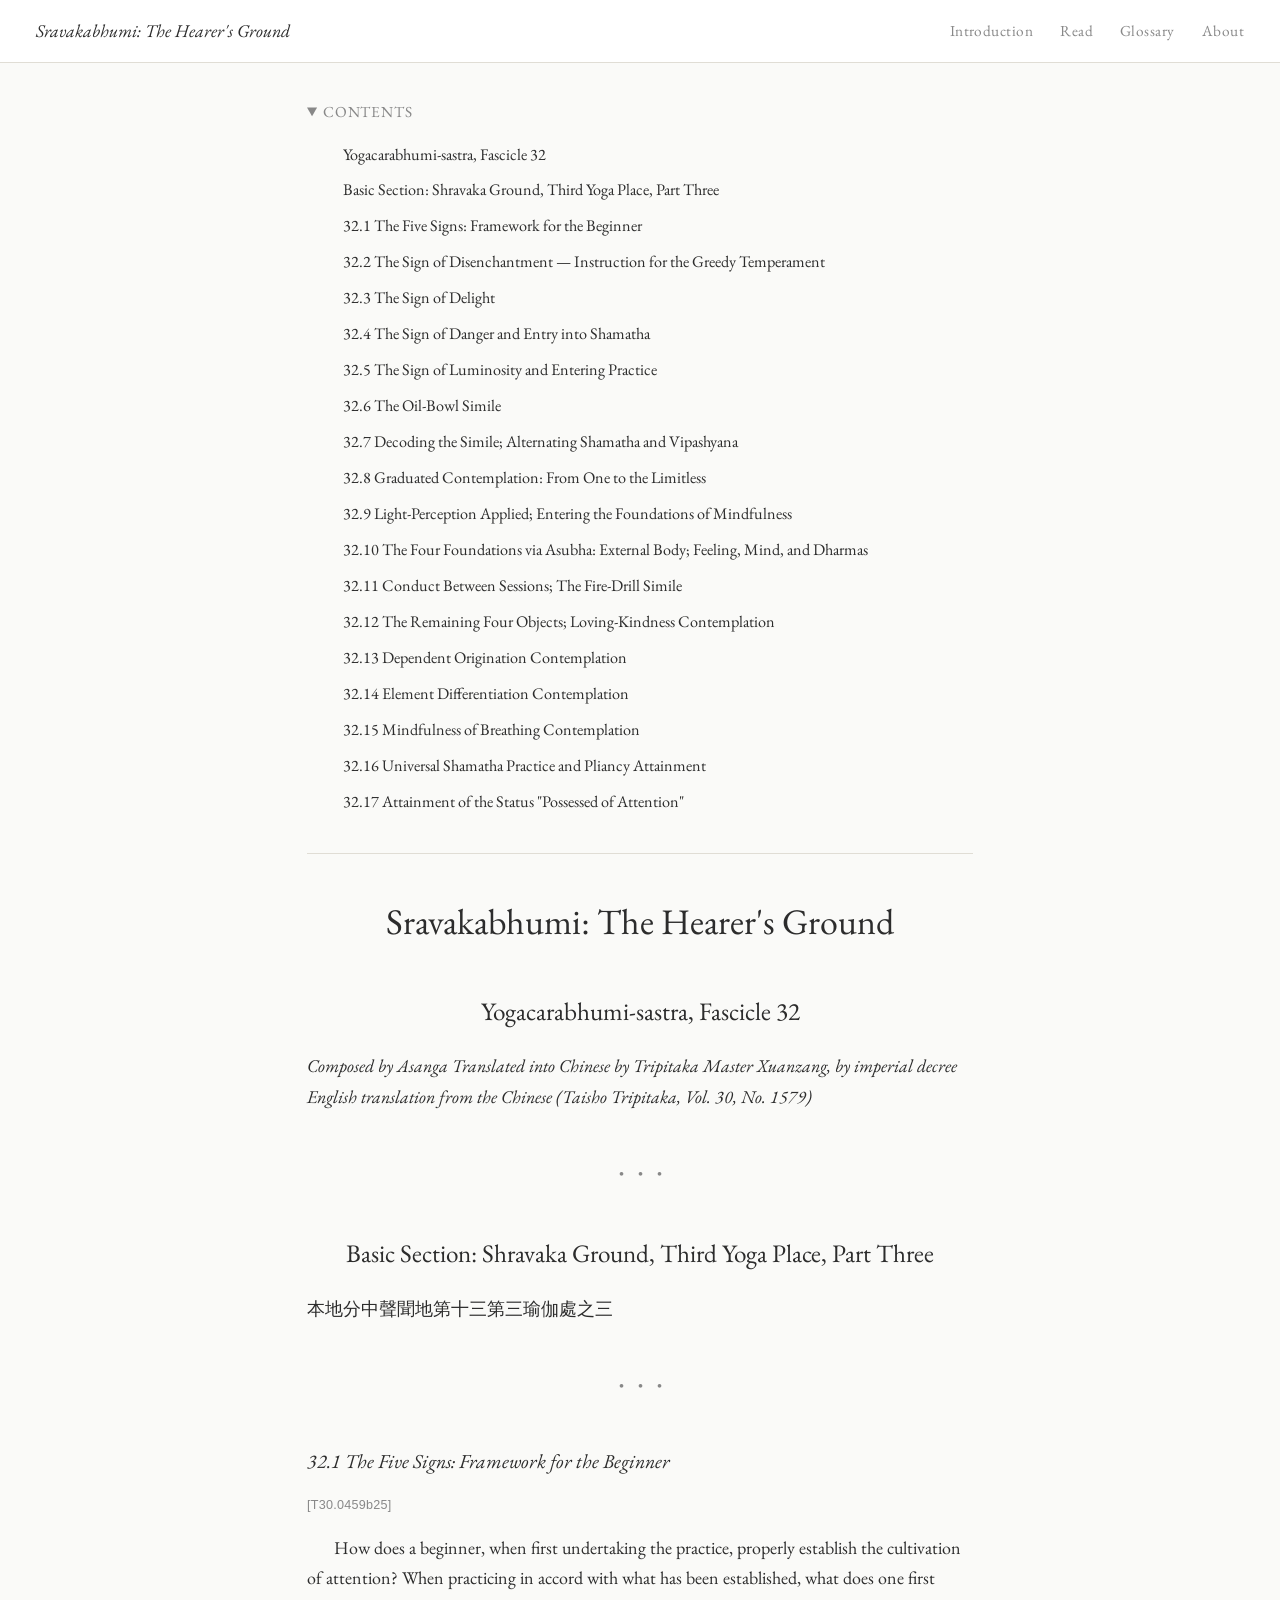
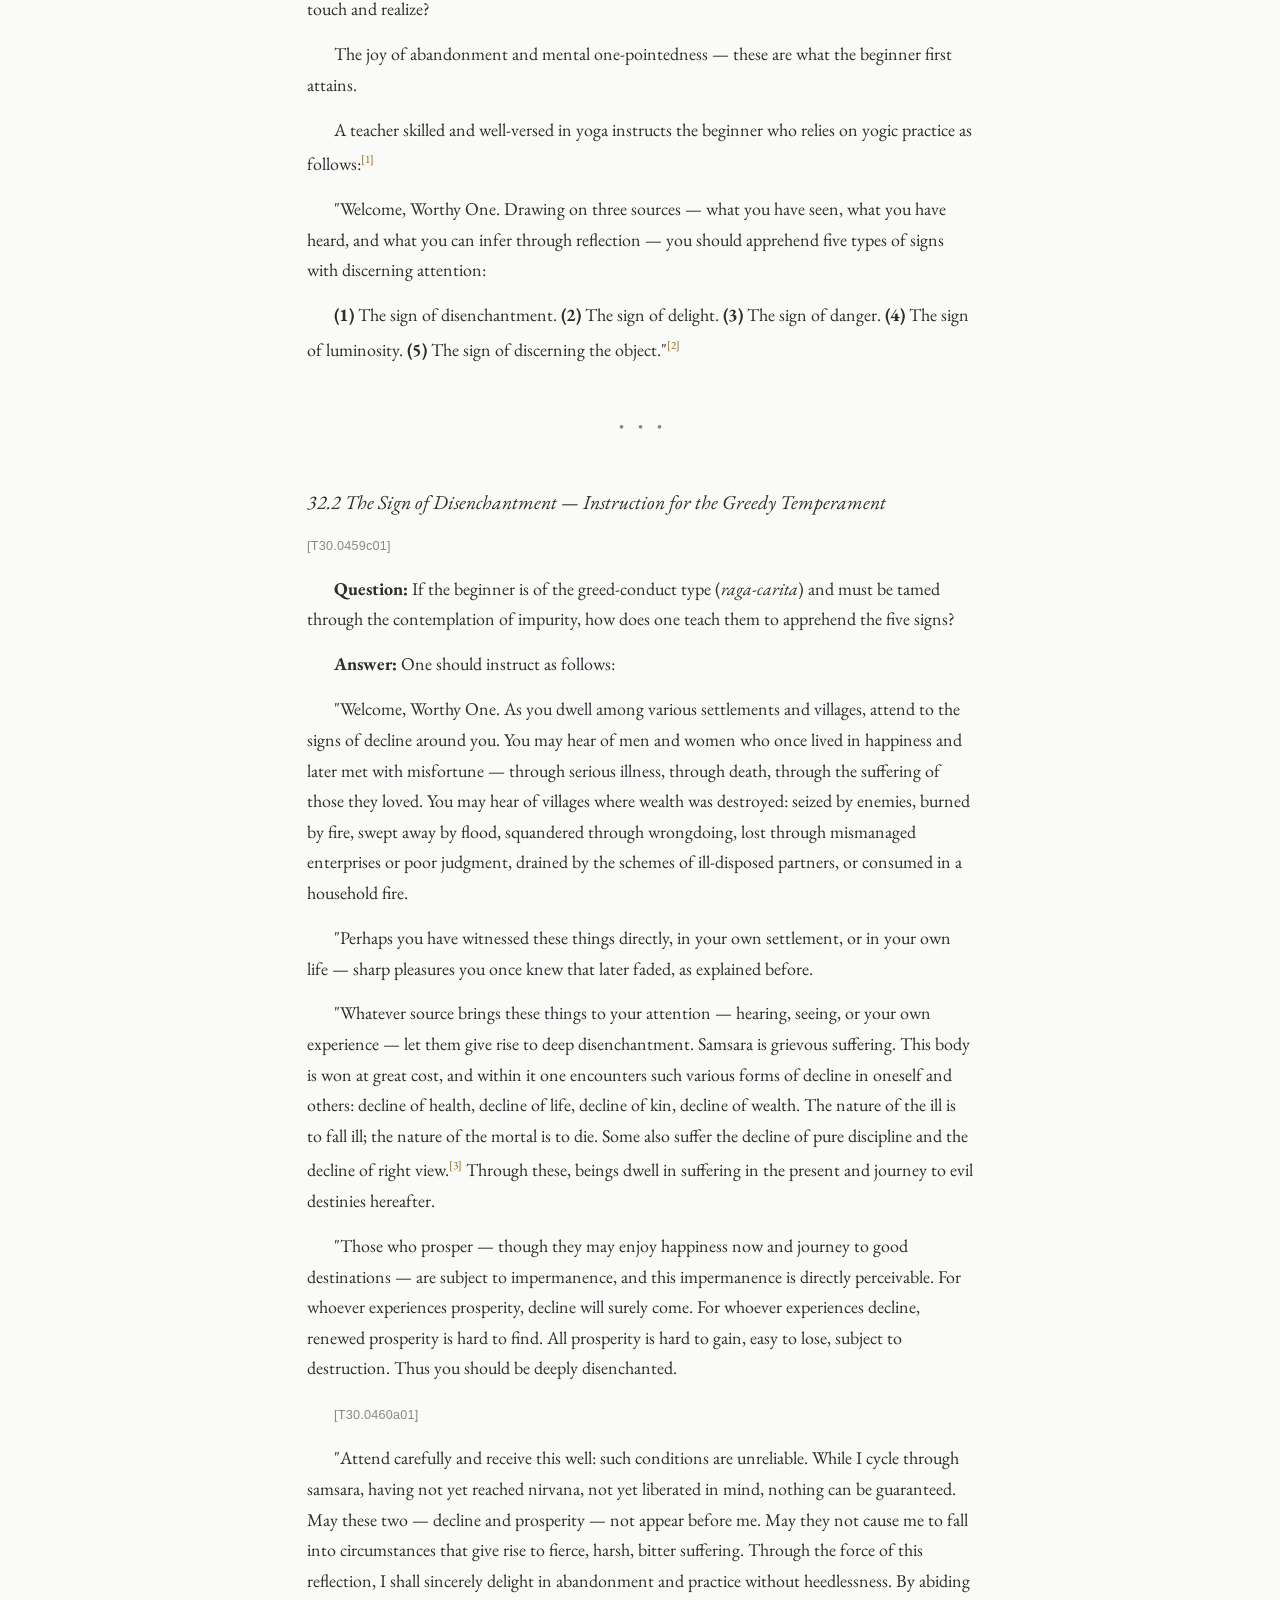
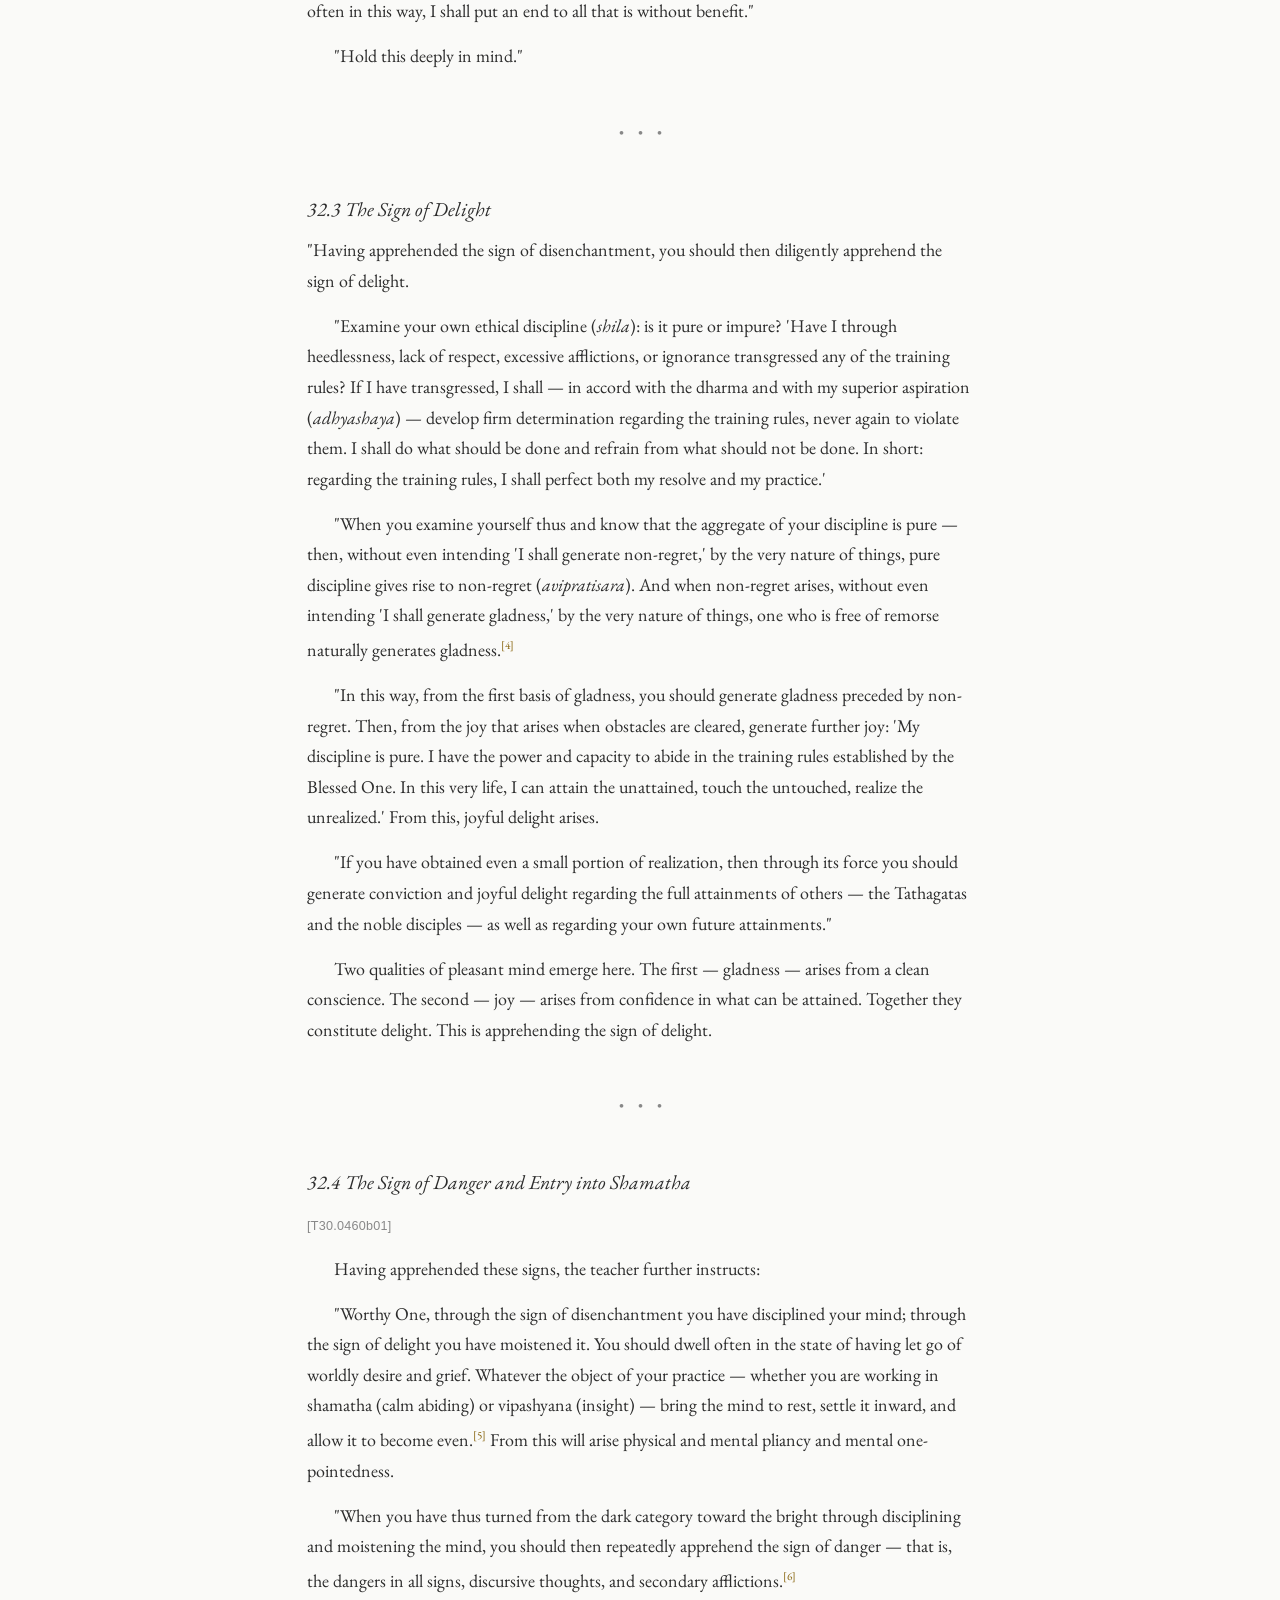
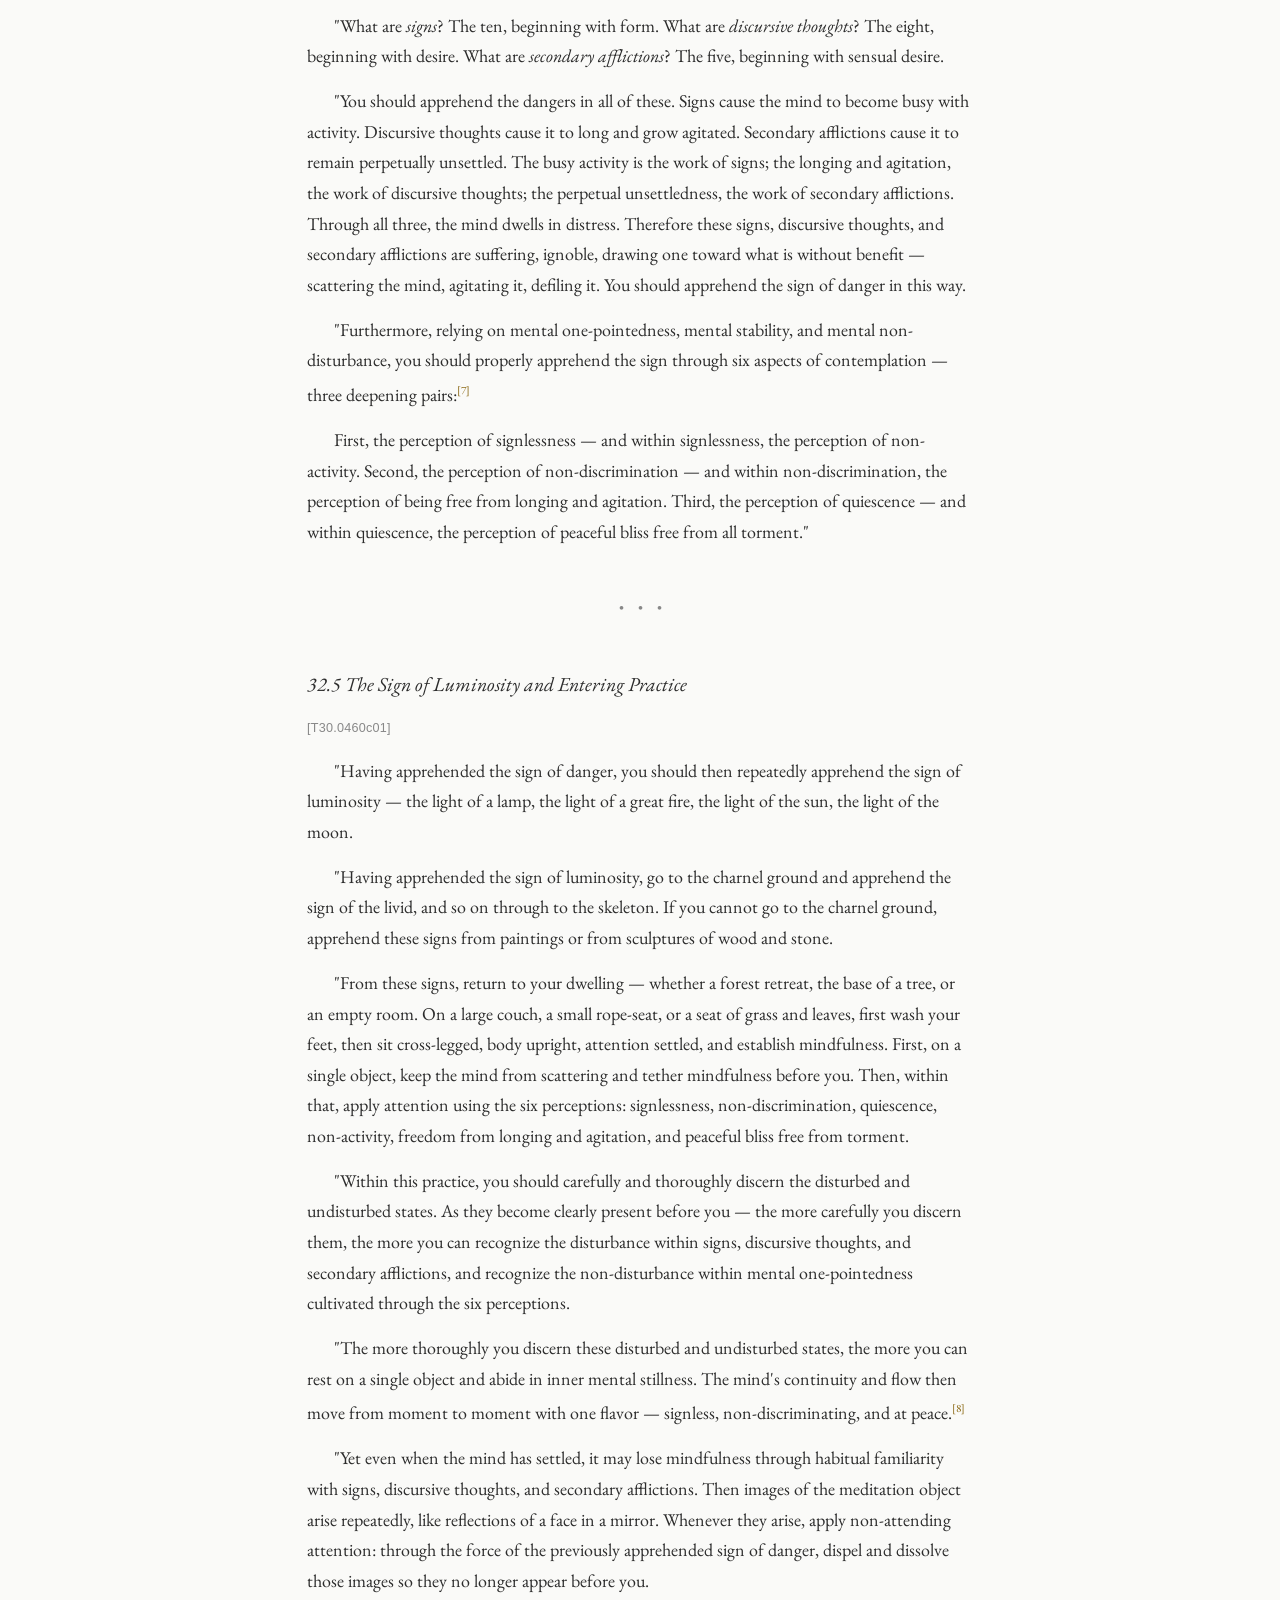
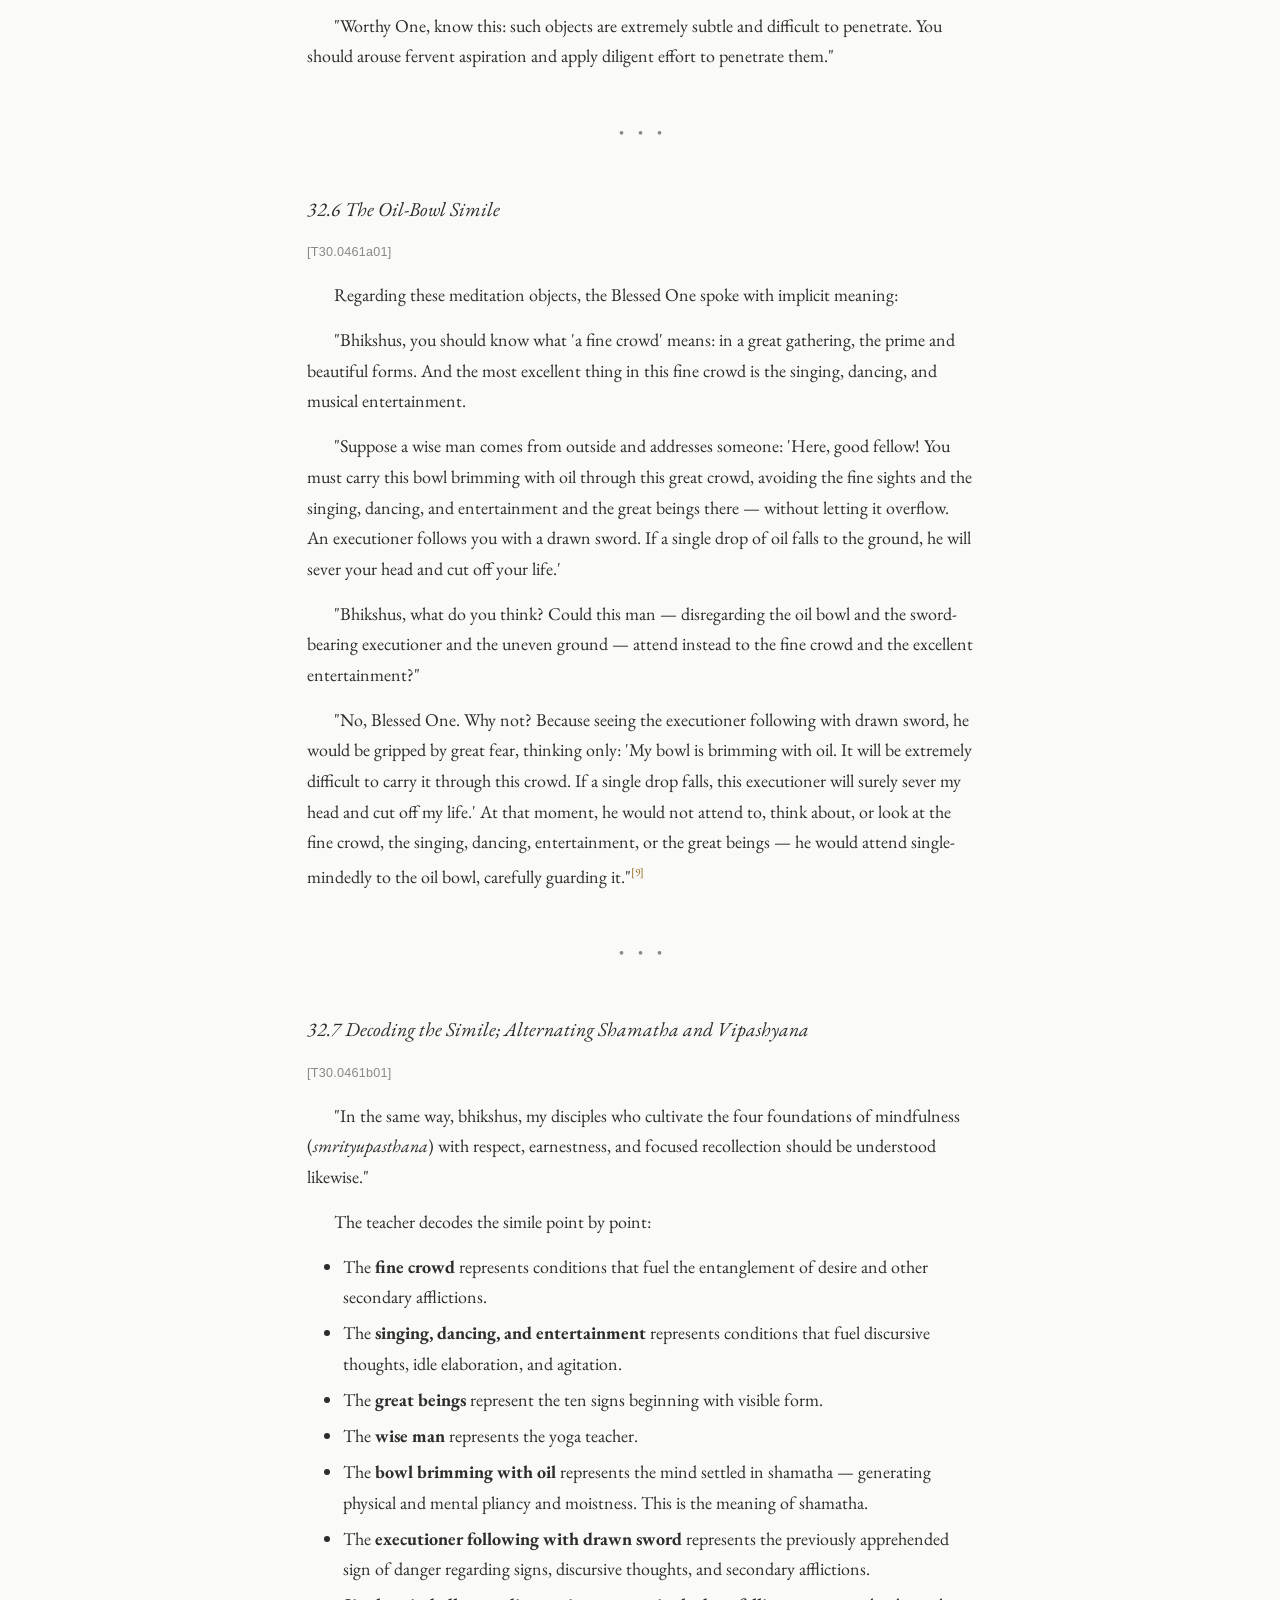
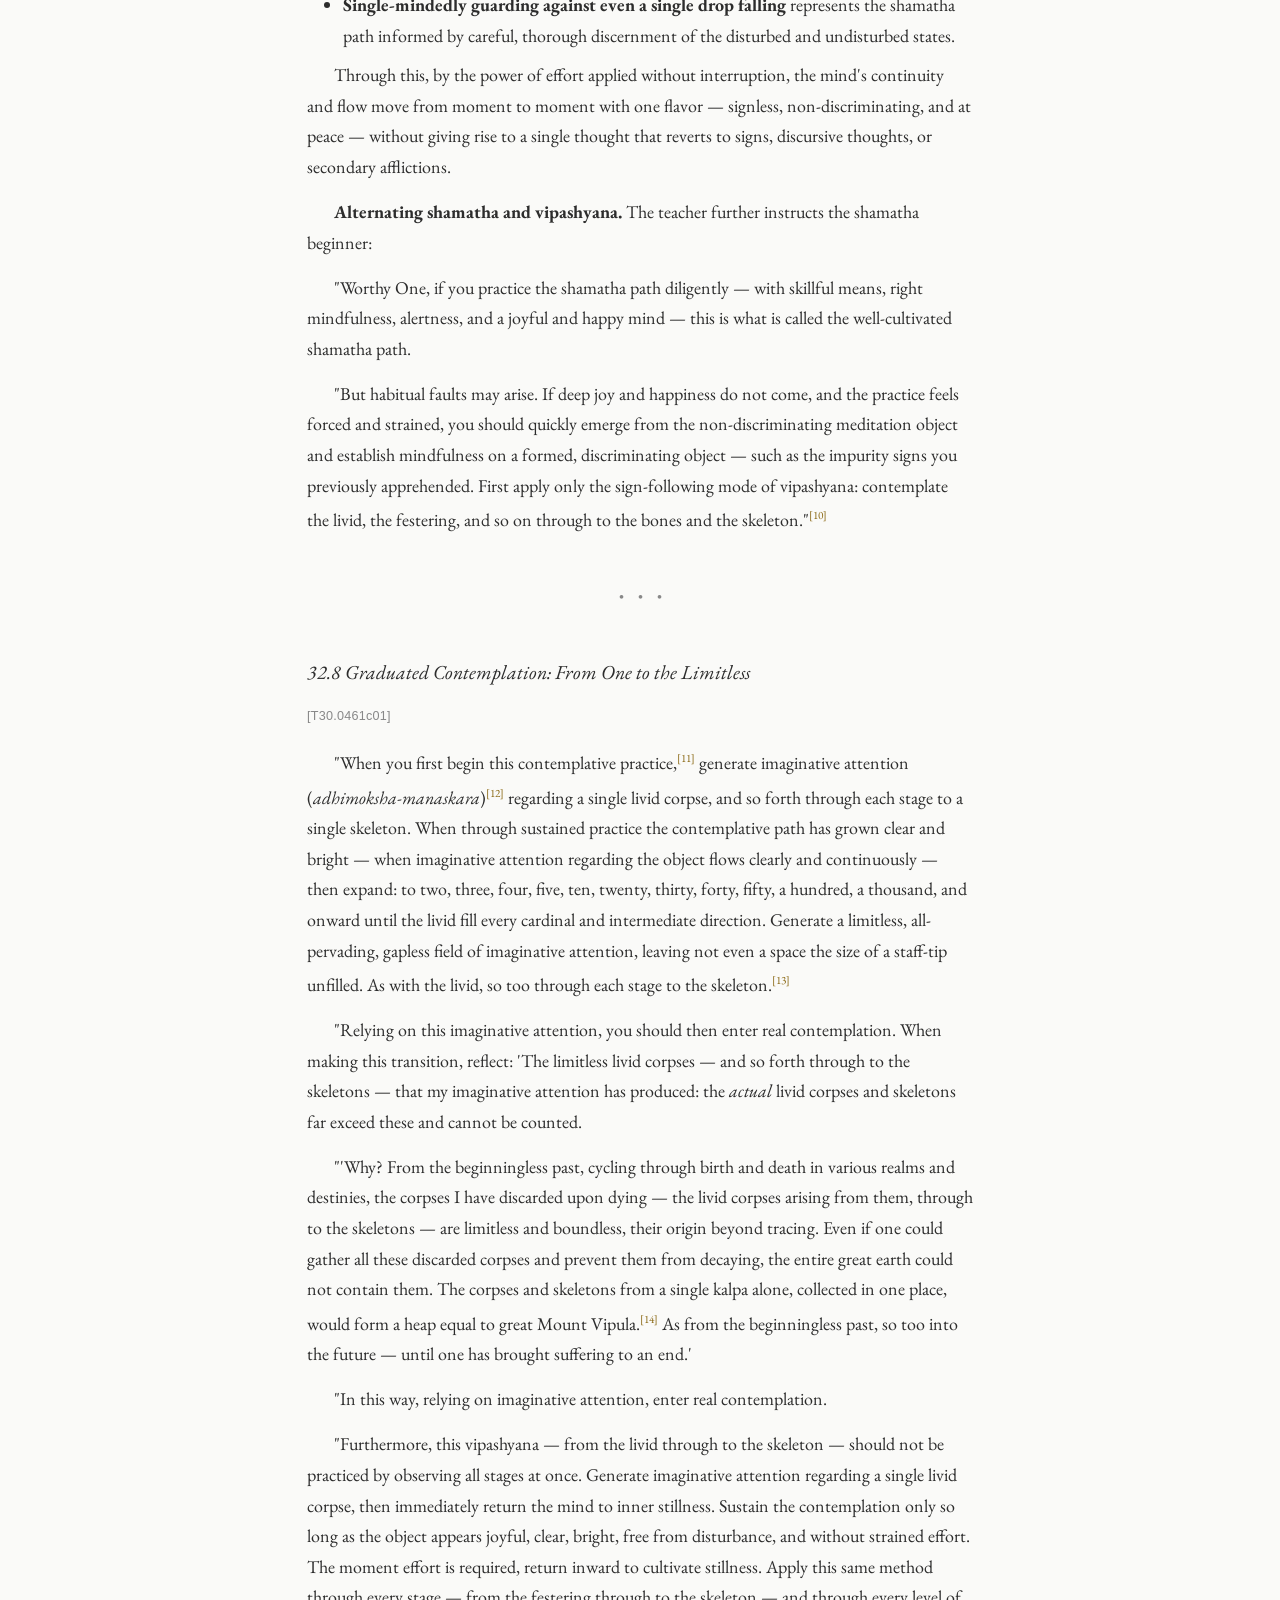
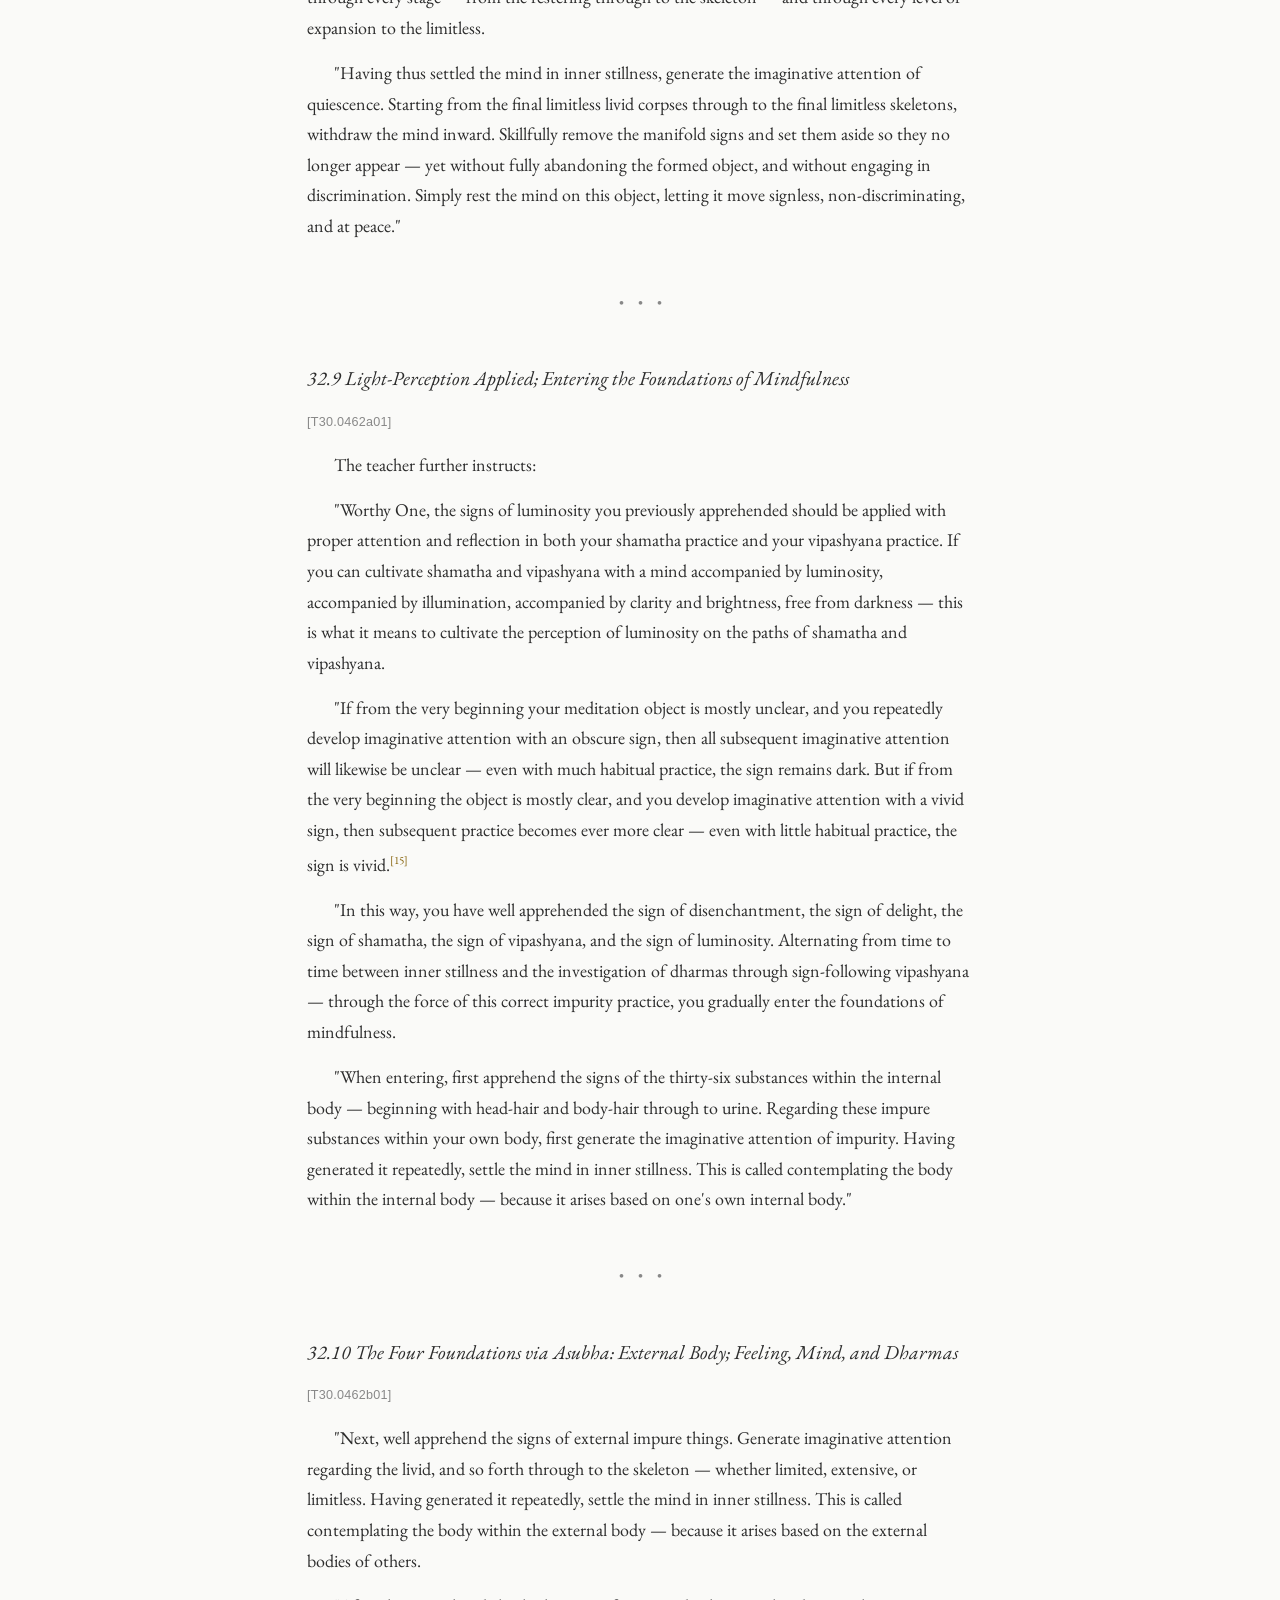
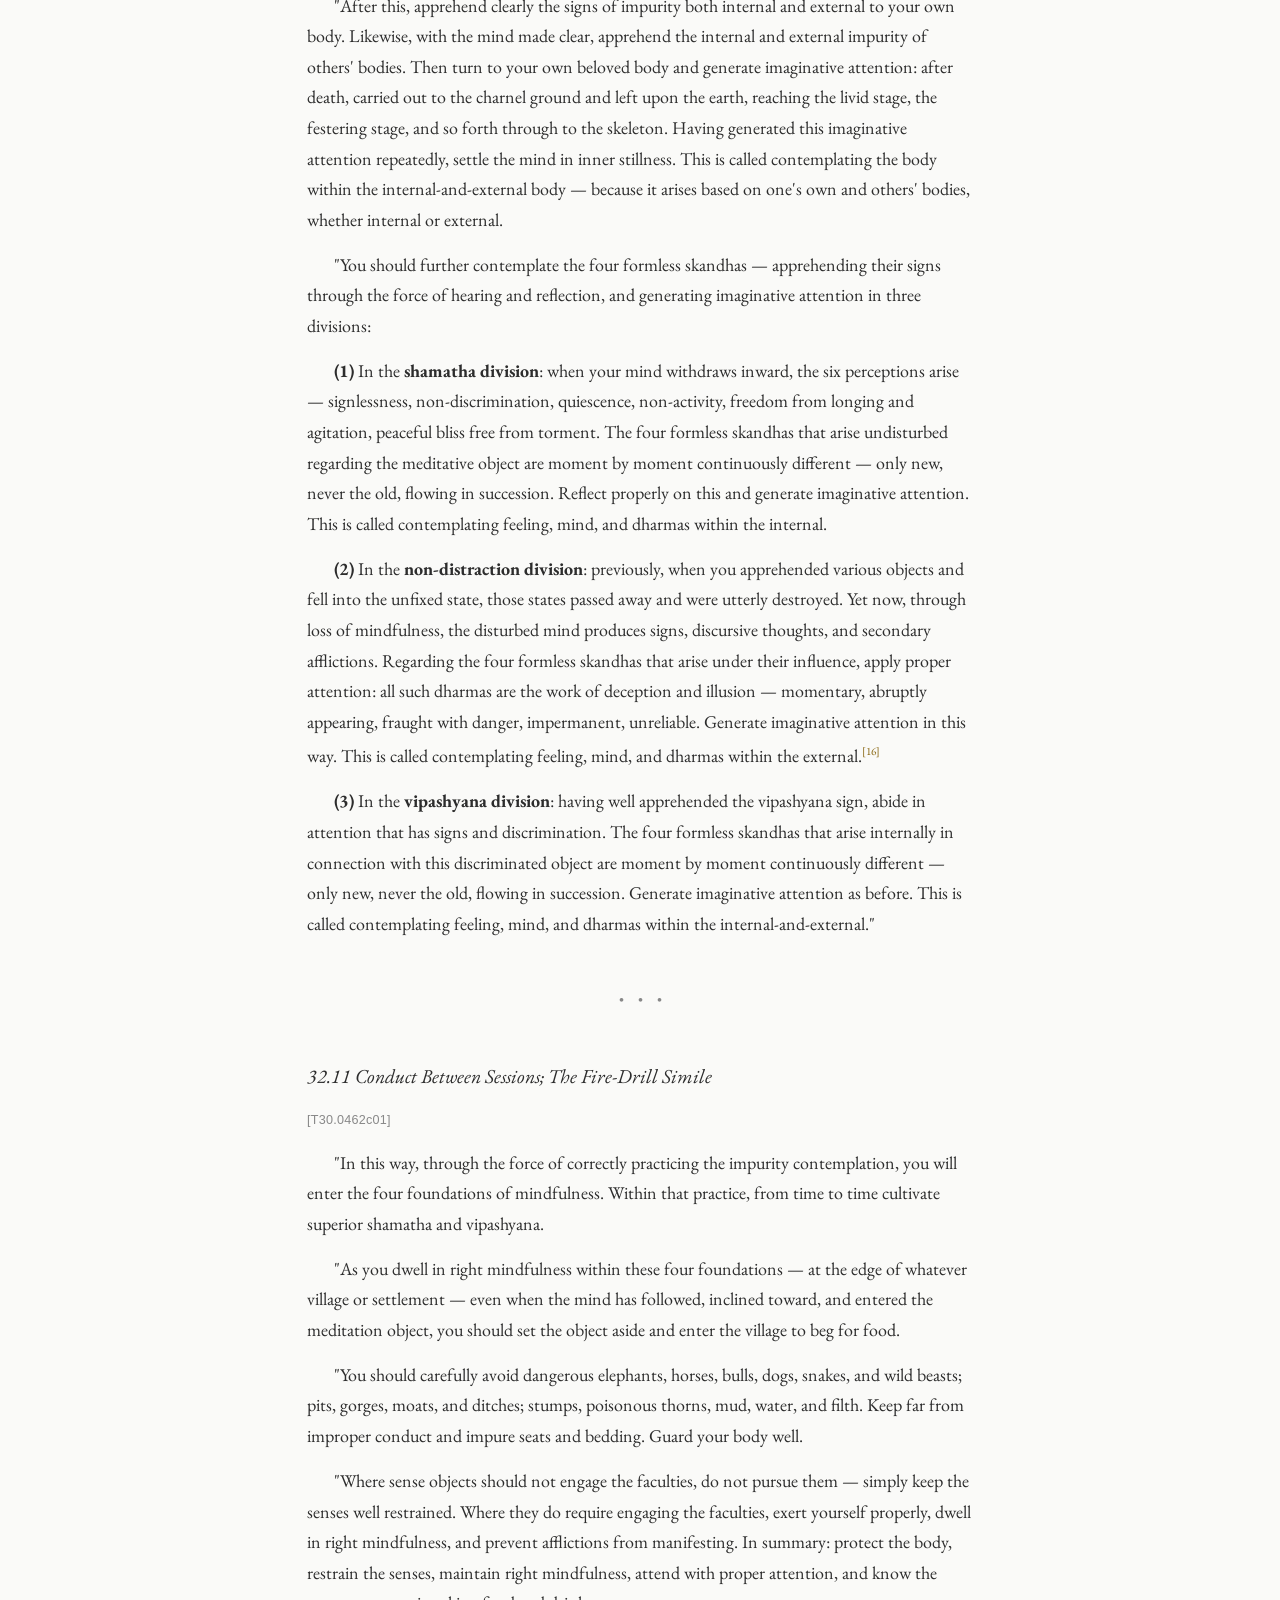
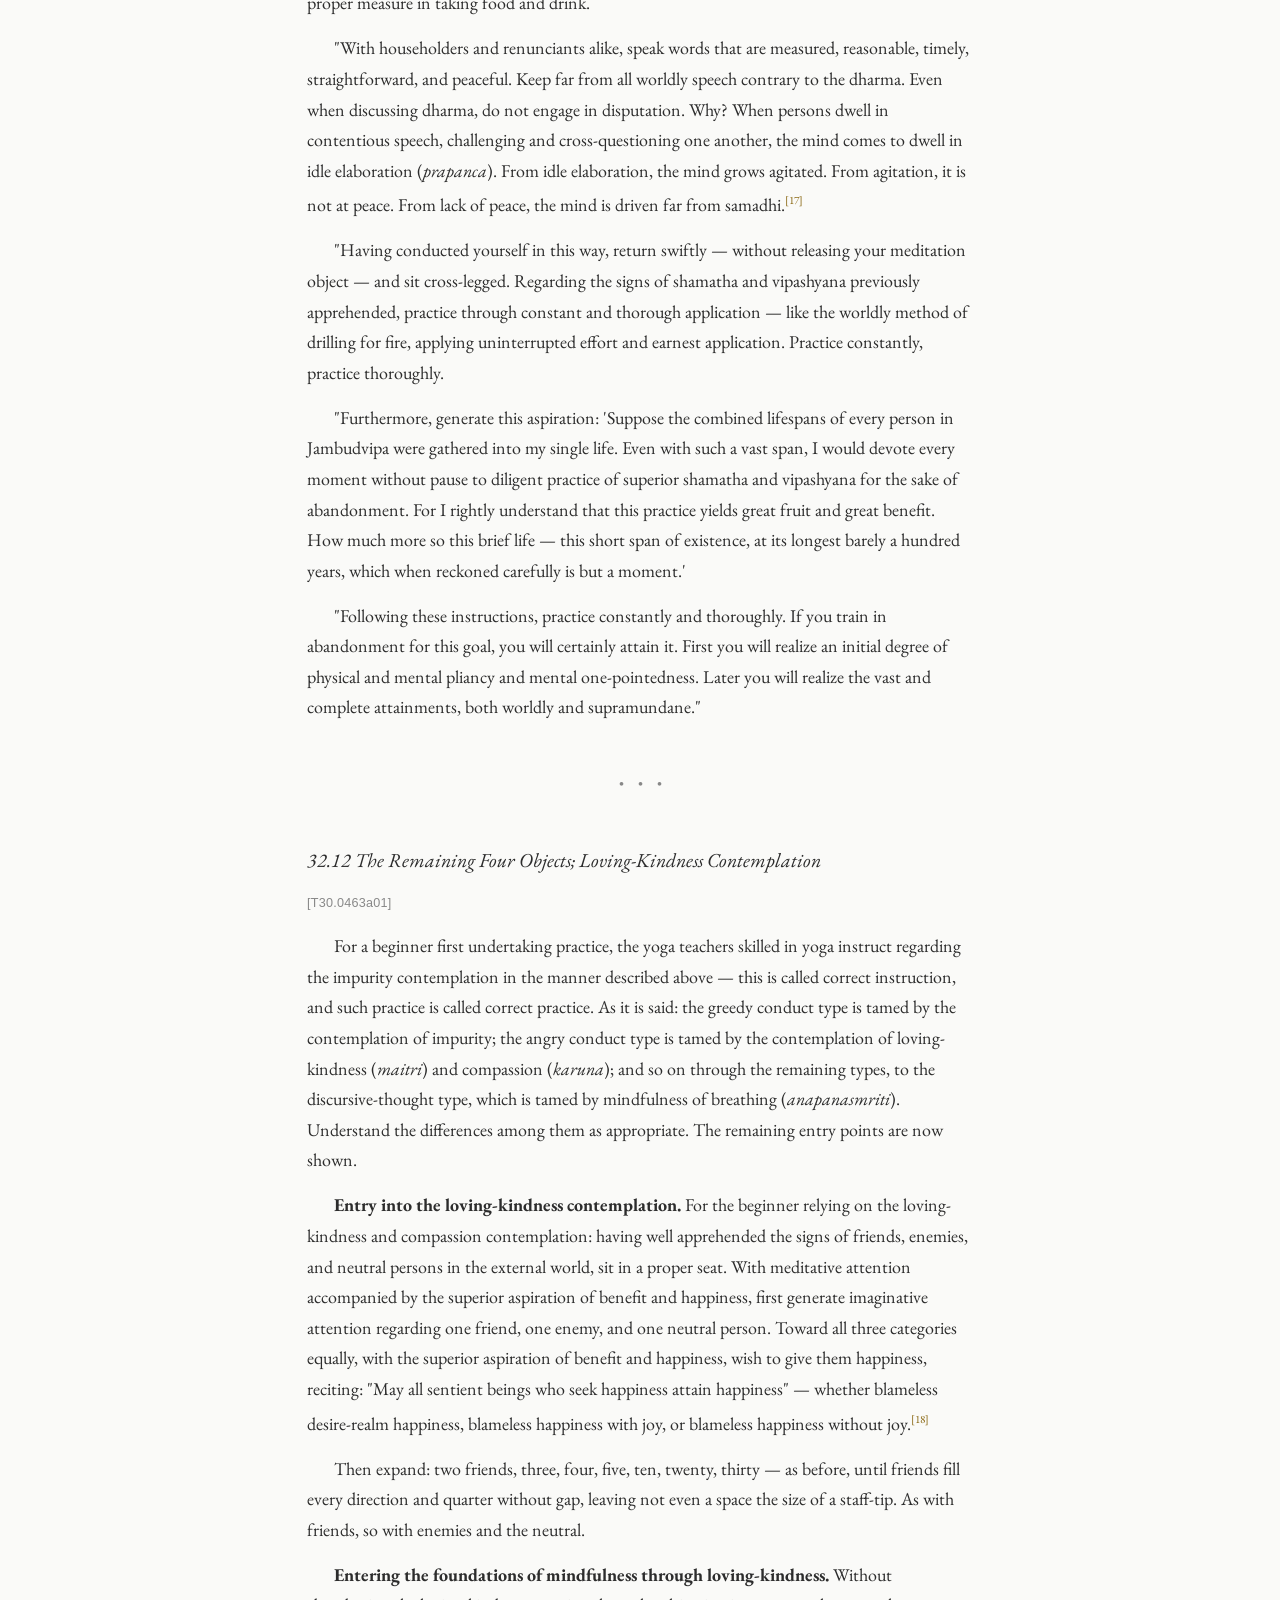
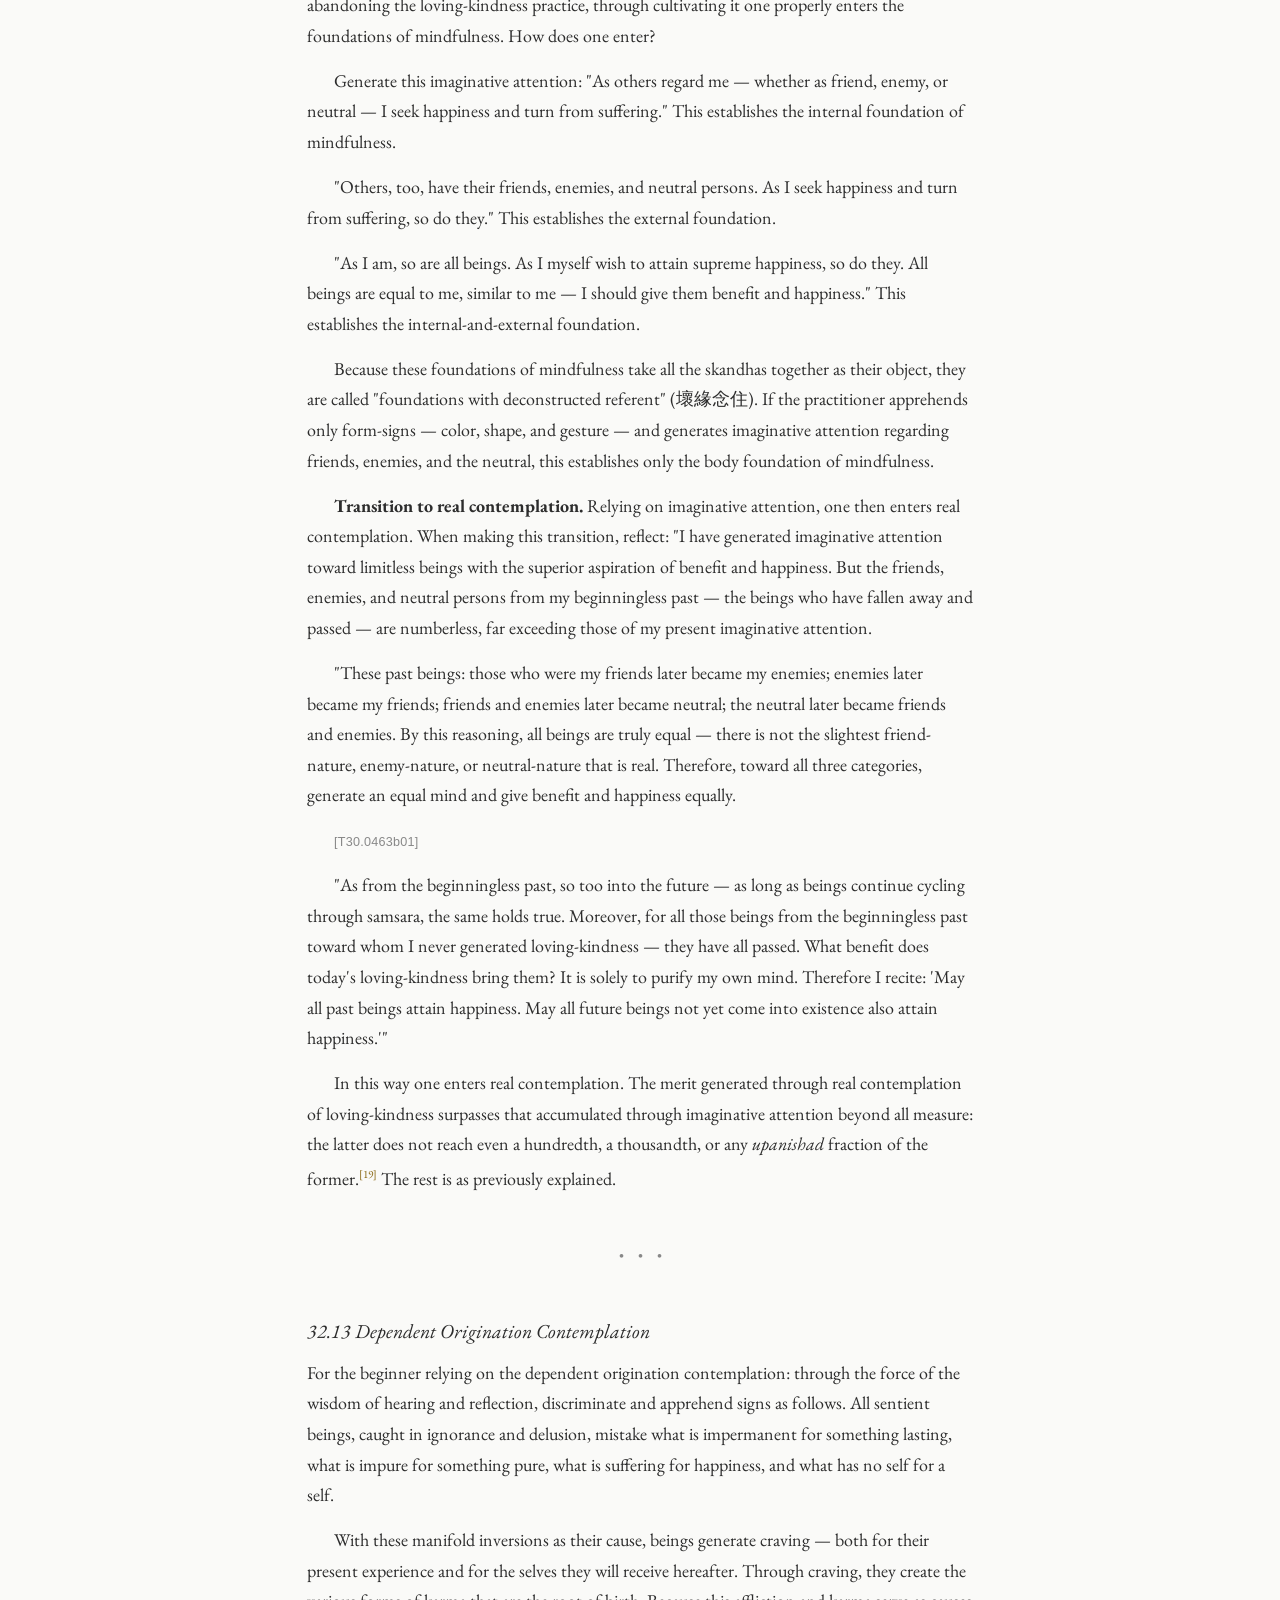
<file: docs/fascicle-32.html>
<!DOCTYPE html>
<html lang="en">
<head>
  <meta charset="UTF-8">
  <meta name="viewport" content="width=device-width, initial-scale=1.0">
  <title>Fascicle 32 — The Third Yoga Place, Part 3 — Sravakabhumi</title>
  <link rel="preconnect" href="https://fonts.googleapis.com">
  <link rel="preconnect" href="https://fonts.gstatic.com" crossorigin>
  <link href="https://fonts.googleapis.com/css2?family=EB+Garamond:ital,wght@0,400;0,700;1,400;1,700&display=swap" rel="stylesheet">
  <link rel="stylesheet" href="style.css">
</head>
<body>
  <nav class="top-nav">
    <a href="index.html" class="nav-title">Sravakabhumi: The Hearer's Ground</a>
    <div class="nav-links">
      <a href="introduction.html">Introduction</a>
      <a href="index.html#read">Read</a>
      <a href="glossary.html">Glossary</a>
      <a href="methodology.html">About</a>
    </div>
  </nav>

  <main class="content">
    
    <aside class="page-toc">
      <details open>
        <summary>Contents</summary>
        <ul>
<li><a href="#yogacarabhumi-sastra-fascicle-32">Yogacarabhumi-sastra, Fascicle 32</a></li>
<li><a href="#basic-section-shravaka-ground-third-yoga-place-part-three">Basic Section: Shravaka Ground, Third Yoga Place, Part Three</a></li>
  <li><a href="#321-the-five-signs-framework-for-the-beginner">32.1 The Five Signs: Framework for the Beginner</a></li>
  <li><a href="#322-the-sign-of-disenchantment-instruction-for-the-greedy-temperament">32.2 The Sign of Disenchantment — Instruction for the Greedy Temperament</a></li>
  <li><a href="#323-the-sign-of-delight">32.3 The Sign of Delight</a></li>
  <li><a href="#324-the-sign-of-danger-and-entry-into-shamatha">32.4 The Sign of Danger and Entry into Shamatha</a></li>
  <li><a href="#325-the-sign-of-luminosity-and-entering-practice">32.5 The Sign of Luminosity and Entering Practice</a></li>
  <li><a href="#326-the-oil-bowl-simile">32.6 The Oil-Bowl Simile</a></li>
  <li><a href="#327-decoding-the-simile-alternating-shamatha-and-vipashyana">32.7 Decoding the Simile; Alternating Shamatha and Vipashyana</a></li>
  <li><a href="#328-graduated-contemplation-from-one-to-the-limitless">32.8 Graduated Contemplation: From One to the Limitless</a></li>
  <li><a href="#329-light-perception-applied-entering-the-foundations-of-mindfulness">32.9 Light-Perception Applied; Entering the Foundations of Mindfulness</a></li>
  <li><a href="#3210-the-four-foundations-via-asubha-external-body-feeling-mind-and-dharmas">32.10 The Four Foundations via Asubha: External Body; Feeling, Mind, and Dharmas</a></li>
  <li><a href="#3211-conduct-between-sessions-the-fire-drill-simile">32.11 Conduct Between Sessions; The Fire-Drill Simile</a></li>
  <li><a href="#3212-the-remaining-four-objects-loving-kindness-contemplation">32.12 The Remaining Four Objects; Loving-Kindness Contemplation</a></li>
  <li><a href="#3213-dependent-origination-contemplation">32.13 Dependent Origination Contemplation</a></li>
  <li><a href="#3214-element-differentiation-contemplation">32.14 Element Differentiation Contemplation</a></li>
  <li><a href="#3215-mindfulness-of-breathing-contemplation">32.15 Mindfulness of Breathing Contemplation</a></li>
  <li><a href="#3216-universal-shamatha-practice-and-pliancy-attainment">32.16 Universal Shamatha Practice and Pliancy Attainment</a></li>
  <li><a href="#3217-attainment-of-the-status-possessed-of-attention">32.17 Attainment of the Status "Possessed of Attention"</a></li>
</ul>
      </details>
    </aside>
    

    <article>
      <h1>Sravakabhumi: The Hearer's Ground</h1>
<h2 id="yogacarabhumi-sastra-fascicle-32">Yogacarabhumi-sastra, Fascicle 32</h2>
<p><em>Composed by Asanga</em>
<em>Translated into Chinese by Tripitaka Master Xuanzang, by imperial decree</em>
<em>English translation from the Chinese (Taisho Tripitaka, Vol. 30, No. 1579)</em></p>
<hr />
<h2 id="basic-section-shravaka-ground-third-yoga-place-part-three">Basic Section: Shravaka Ground, Third Yoga Place, Part Three</h2>
<p>本地分中聲聞地第十三第三瑜伽處之三</p>
<hr />
<h3 id="321-the-five-signs-framework-for-the-beginner">32.1 The Five Signs: Framework for the Beginner</h3>
<p><span class="taisho-ref">[T30.0459b25]</span></p>
<p>How does a beginner, when first undertaking the practice, properly establish the cultivation of attention? When practicing in accord with what has been established, what does one first touch and realize?</p>
<p>The joy of abandonment and mental one-pointedness — these are what the beginner first attains.</p>
<p>A teacher skilled and well-versed in yoga instructs the beginner who relies on yogic practice as follows:<sup class="footnote-ref"><a href="#fn1" id="fnref1">[1]</a></sup></p>
<p>&quot;Welcome, Worthy One. Drawing on three sources — what you have seen, what you have heard, and what you can infer through reflection — you should apprehend five types of signs with discerning attention:</p>
<p><strong>(1)</strong> The sign of disenchantment. <strong>(2)</strong> The sign of delight. <strong>(3)</strong> The sign of danger. <strong>(4)</strong> The sign of luminosity. <strong>(5)</strong> The sign of discerning the object.&quot;<sup class="footnote-ref"><a href="#fn2" id="fnref2">[2]</a></sup></p>
<hr />
<h3 id="322-the-sign-of-disenchantment-instruction-for-the-greedy-temperament">32.2 The Sign of Disenchantment — Instruction for the Greedy Temperament</h3>
<p><span class="taisho-ref">[T30.0459c01]</span></p>
<p><strong>Question:</strong> If the beginner is of the greed-conduct type (<em>raga-carita</em>) and must be tamed through the contemplation of impurity, how does one teach them to apprehend the five signs?</p>
<p><strong>Answer:</strong> One should instruct as follows:</p>
<p>&quot;Welcome, Worthy One. As you dwell among various settlements and villages, attend to the signs of decline around you. You may hear of men and women who once lived in happiness and later met with misfortune — through serious illness, through death, through the suffering of those they loved. You may hear of villages where wealth was destroyed: seized by enemies, burned by fire, swept away by flood, squandered through wrongdoing, lost through mismanaged enterprises or poor judgment, drained by the schemes of ill-disposed partners, or consumed in a household fire.</p>
<p>&quot;Perhaps you have witnessed these things directly, in your own settlement, or in your own life — sharp pleasures you once knew that later faded, as explained before.</p>
<p>&quot;Whatever source brings these things to your attention — hearing, seeing, or your own experience — let them give rise to deep disenchantment. Samsara is grievous suffering. This body is won at great cost, and within it one encounters such various forms of decline in oneself and others: decline of health, decline of life, decline of kin, decline of wealth. The nature of the ill is to fall ill; the nature of the mortal is to die. Some also suffer the decline of pure discipline and the decline of right view.<sup class="footnote-ref"><a href="#fn3" id="fnref3">[3]</a></sup> Through these, beings dwell in suffering in the present and journey to evil destinies hereafter.</p>
<p>&quot;Those who prosper — though they may enjoy happiness now and journey to good destinations — are subject to impermanence, and this impermanence is directly perceivable. For whoever experiences prosperity, decline will surely come. For whoever experiences decline, renewed prosperity is hard to find. All prosperity is hard to gain, easy to lose, subject to destruction. Thus you should be deeply disenchanted.</p>
<p><span class="taisho-ref">[T30.0460a01]</span></p>
<p>&quot;Attend carefully and receive this well: such conditions are unreliable. While I cycle through samsara, having not yet reached nirvana, not yet liberated in mind, nothing can be guaranteed. May these two — decline and prosperity — not appear before me. May they not cause me to fall into circumstances that give rise to fierce, harsh, bitter suffering. Through the force of this reflection, I shall sincerely delight in abandonment and practice without heedlessness. By abiding often in this way, I shall put an end to all that is without benefit.&quot;</p>
<p>&quot;Hold this deeply in mind.&quot;</p>
<hr />
<h3 id="323-the-sign-of-delight">32.3 The Sign of Delight</h3>
<p>&quot;Having apprehended the sign of disenchantment, you should then diligently apprehend the sign of delight.</p>
<p>&quot;Examine your own ethical discipline (<em>shila</em>): is it pure or impure? 'Have I through heedlessness, lack of respect, excessive afflictions, or ignorance transgressed any of the training rules? If I have transgressed, I shall — in accord with the dharma and with my superior aspiration (<em>adhyashaya</em>) — develop firm determination regarding the training rules, never again to violate them. I shall do what should be done and refrain from what should not be done. In short: regarding the training rules, I shall perfect both my resolve and my practice.'</p>
<p>&quot;When you examine yourself thus and know that the aggregate of your discipline is pure — then, without even intending 'I shall generate non-regret,' by the very nature of things, pure discipline gives rise to non-regret (<em>avipratisara</em>). And when non-regret arises, without even intending 'I shall generate gladness,' by the very nature of things, one who is free of remorse naturally generates gladness.<sup class="footnote-ref"><a href="#fn4" id="fnref4">[4]</a></sup></p>
<p>&quot;In this way, from the first basis of gladness, you should generate gladness preceded by non-regret. Then, from the joy that arises when obstacles are cleared, generate further joy: 'My discipline is pure. I have the power and capacity to abide in the training rules established by the Blessed One. In this very life, I can attain the unattained, touch the untouched, realize the unrealized.' From this, joyful delight arises.</p>
<p>&quot;If you have obtained even a small portion of realization, then through its force you should generate conviction and joyful delight regarding the full attainments of others — the Tathagatas and the noble disciples — as well as regarding your own future attainments.&quot;</p>
<p>Two qualities of pleasant mind emerge here. The first — gladness — arises from a clean conscience. The second — joy — arises from confidence in what can be attained. Together they constitute delight. This is apprehending the sign of delight.</p>
<hr />
<h3 id="324-the-sign-of-danger-and-entry-into-shamatha">32.4 The Sign of Danger and Entry into Shamatha</h3>
<p><span class="taisho-ref">[T30.0460b01]</span></p>
<p>Having apprehended these signs, the teacher further instructs:</p>
<p>&quot;Worthy One, through the sign of disenchantment you have disciplined your mind; through the sign of delight you have moistened it. You should dwell often in the state of having let go of worldly desire and grief. Whatever the object of your practice — whether you are working in shamatha (calm abiding) or vipashyana (insight) — bring the mind to rest, settle it inward, and allow it to become even.<sup class="footnote-ref"><a href="#fn5" id="fnref5">[5]</a></sup> From this will arise physical and mental pliancy and mental one-pointedness.</p>
<p>&quot;When you have thus turned from the dark category toward the bright through disciplining and moistening the mind, you should then repeatedly apprehend the sign of danger — that is, the dangers in all signs, discursive thoughts, and secondary afflictions.<sup class="footnote-ref"><a href="#fn6" id="fnref6">[6]</a></sup></p>
<p>&quot;What are <em>signs</em>? The ten, beginning with form. What are <em>discursive thoughts</em>? The eight, beginning with desire. What are <em>secondary afflictions</em>? The five, beginning with sensual desire.</p>
<p>&quot;You should apprehend the dangers in all of these. Signs cause the mind to become busy with activity. Discursive thoughts cause it to long and grow agitated. Secondary afflictions cause it to remain perpetually unsettled. The busy activity is the work of signs; the longing and agitation, the work of discursive thoughts; the perpetual unsettledness, the work of secondary afflictions. Through all three, the mind dwells in distress. Therefore these signs, discursive thoughts, and secondary afflictions are suffering, ignoble, drawing one toward what is without benefit — scattering the mind, agitating it, defiling it. You should apprehend the sign of danger in this way.</p>
<p>&quot;Furthermore, relying on mental one-pointedness, mental stability, and mental non-disturbance, you should properly apprehend the sign through six aspects of contemplation — three deepening pairs:<sup class="footnote-ref"><a href="#fn7" id="fnref7">[7]</a></sup></p>
<p>First, the perception of signlessness — and within signlessness, the perception of non-activity. Second, the perception of non-discrimination — and within non-discrimination, the perception of being free from longing and agitation. Third, the perception of quiescence — and within quiescence, the perception of peaceful bliss free from all torment.&quot;</p>
<hr />
<h3 id="325-the-sign-of-luminosity-and-entering-practice">32.5 The Sign of Luminosity and Entering Practice</h3>
<p><span class="taisho-ref">[T30.0460c01]</span></p>
<p>&quot;Having apprehended the sign of danger, you should then repeatedly apprehend the sign of luminosity — the light of a lamp, the light of a great fire, the light of the sun, the light of the moon.</p>
<p>&quot;Having apprehended the sign of luminosity, go to the charnel ground and apprehend the sign of the livid, and so on through to the skeleton. If you cannot go to the charnel ground, apprehend these signs from paintings or from sculptures of wood and stone.</p>
<p>&quot;From these signs, return to your dwelling — whether a forest retreat, the base of a tree, or an empty room. On a large couch, a small rope-seat, or a seat of grass and leaves, first wash your feet, then sit cross-legged, body upright, attention settled, and establish mindfulness. First, on a single object, keep the mind from scattering and tether mindfulness before you. Then, within that, apply attention using the six perceptions: signlessness, non-discrimination, quiescence, non-activity, freedom from longing and agitation, and peaceful bliss free from torment.</p>
<p>&quot;Within this practice, you should carefully and thoroughly discern the disturbed and undisturbed states. As they become clearly present before you — the more carefully you discern them, the more you can recognize the disturbance within signs, discursive thoughts, and secondary afflictions, and recognize the non-disturbance within mental one-pointedness cultivated through the six perceptions.</p>
<p>&quot;The more thoroughly you discern these disturbed and undisturbed states, the more you can rest on a single object and abide in inner mental stillness. The mind's continuity and flow then move from moment to moment with one flavor — signless, non-discriminating, and at peace.<sup class="footnote-ref"><a href="#fn8" id="fnref8">[8]</a></sup></p>
<p>&quot;Yet even when the mind has settled, it may lose mindfulness through habitual familiarity with signs, discursive thoughts, and secondary afflictions. Then images of the meditation object arise repeatedly, like reflections of a face in a mirror. Whenever they arise, apply non-attending attention: through the force of the previously apprehended sign of danger, dispel and dissolve those images so they no longer appear before you.</p>
<p>&quot;Worthy One, know this: such objects are extremely subtle and difficult to penetrate. You should arouse fervent aspiration and apply diligent effort to penetrate them.&quot;</p>
<hr />
<h3 id="326-the-oil-bowl-simile">32.6 The Oil-Bowl Simile</h3>
<p><span class="taisho-ref">[T30.0461a01]</span></p>
<p>Regarding these meditation objects, the Blessed One spoke with implicit meaning:</p>
<p>&quot;Bhikshus, you should know what 'a fine crowd' means: in a great gathering, the prime and beautiful forms. And the most excellent thing in this fine crowd is the singing, dancing, and musical entertainment.</p>
<p>&quot;Suppose a wise man comes from outside and addresses someone: 'Here, good fellow! You must carry this bowl brimming with oil through this great crowd, avoiding the fine sights and the singing, dancing, and entertainment and the great beings there — without letting it overflow. An executioner follows you with a drawn sword. If a single drop of oil falls to the ground, he will sever your head and cut off your life.'</p>
<p>&quot;Bhikshus, what do you think? Could this man — disregarding the oil bowl and the sword-bearing executioner and the uneven ground — attend instead to the fine crowd and the excellent entertainment?&quot;</p>
<p>&quot;No, Blessed One. Why not? Because seeing the executioner following with drawn sword, he would be gripped by great fear, thinking only: 'My bowl is brimming with oil. It will be extremely difficult to carry it through this crowd. If a single drop falls, this executioner will surely sever my head and cut off my life.' At that moment, he would not attend to, think about, or look at the fine crowd, the singing, dancing, entertainment, or the great beings — he would attend single-mindedly to the oil bowl, carefully guarding it.&quot;<sup class="footnote-ref"><a href="#fn9" id="fnref9">[9]</a></sup></p>
<hr />
<h3 id="327-decoding-the-simile-alternating-shamatha-and-vipashyana">32.7 Decoding the Simile; Alternating Shamatha and Vipashyana</h3>
<p><span class="taisho-ref">[T30.0461b01]</span></p>
<p>&quot;In the same way, bhikshus, my disciples who cultivate the four foundations of mindfulness (<em>smrityupasthana</em>) with respect, earnestness, and focused recollection should be understood likewise.&quot;</p>
<p>The teacher decodes the simile point by point:</p>
<ul>
<li>The <strong>fine crowd</strong> represents conditions that fuel the entanglement of desire and other secondary afflictions.</li>
<li>The <strong>singing, dancing, and entertainment</strong> represents conditions that fuel discursive thoughts, idle elaboration, and agitation.</li>
<li>The <strong>great beings</strong> represent the ten signs beginning with visible form.</li>
<li>The <strong>wise man</strong> represents the yoga teacher.</li>
<li>The <strong>bowl brimming with oil</strong> represents the mind settled in shamatha — generating physical and mental pliancy and moistness. This is the meaning of shamatha.</li>
<li>The <strong>executioner following with drawn sword</strong> represents the previously apprehended sign of danger regarding signs, discursive thoughts, and secondary afflictions.</li>
<li><strong>Single-mindedly guarding against even a single drop falling</strong> represents the shamatha path informed by careful, thorough discernment of the disturbed and undisturbed states.</li>
</ul>
<p>Through this, by the power of effort applied without interruption, the mind's continuity and flow move from moment to moment with one flavor — signless, non-discriminating, and at peace — without giving rise to a single thought that reverts to signs, discursive thoughts, or secondary afflictions.</p>
<p><strong>Alternating shamatha and vipashyana.</strong> The teacher further instructs the shamatha beginner:</p>
<p>&quot;Worthy One, if you practice the shamatha path diligently — with skillful means, right mindfulness, alertness, and a joyful and happy mind — this is what is called the well-cultivated shamatha path.</p>
<p>&quot;But habitual faults may arise. If deep joy and happiness do not come, and the practice feels forced and strained, you should quickly emerge from the non-discriminating meditation object and establish mindfulness on a formed, discriminating object — such as the impurity signs you previously apprehended. First apply only the sign-following mode of vipashyana: contemplate the livid, the festering, and so on through to the bones and the skeleton.&quot;<sup class="footnote-ref"><a href="#fn10" id="fnref10">[10]</a></sup></p>
<hr />
<h3 id="328-graduated-contemplation-from-one-to-the-limitless">32.8 Graduated Contemplation: From One to the Limitless</h3>
<p><span class="taisho-ref">[T30.0461c01]</span></p>
<p>&quot;When you first begin this contemplative practice,<sup class="footnote-ref"><a href="#fn11" id="fnref11">[11]</a></sup> generate imaginative attention (<em>adhimoksha-manaskara</em>)<sup class="footnote-ref"><a href="#fn12" id="fnref12">[12]</a></sup> regarding a single livid corpse, and so forth through each stage to a single skeleton. When through sustained practice the contemplative path has grown clear and bright — when imaginative attention regarding the object flows clearly and continuously — then expand: to two, three, four, five, ten, twenty, thirty, forty, fifty, a hundred, a thousand, and onward until the livid fill every cardinal and intermediate direction. Generate a limitless, all-pervading, gapless field of imaginative attention, leaving not even a space the size of a staff-tip unfilled. As with the livid, so too through each stage to the skeleton.<sup class="footnote-ref"><a href="#fn13" id="fnref13">[13]</a></sup></p>
<p>&quot;Relying on this imaginative attention, you should then enter real contemplation. When making this transition, reflect: 'The limitless livid corpses — and so forth through to the skeletons — that my imaginative attention has produced: the <em>actual</em> livid corpses and skeletons far exceed these and cannot be counted.</p>
<p>&quot;'Why? From the beginningless past, cycling through birth and death in various realms and destinies, the corpses I have discarded upon dying — the livid corpses arising from them, through to the skeletons — are limitless and boundless, their origin beyond tracing. Even if one could gather all these discarded corpses and prevent them from decaying, the entire great earth could not contain them. The corpses and skeletons from a single kalpa alone, collected in one place, would form a heap equal to great Mount Vipula.<sup class="footnote-ref"><a href="#fn14" id="fnref14">[14]</a></sup> As from the beginningless past, so too into the future — until one has brought suffering to an end.'</p>
<p>&quot;In this way, relying on imaginative attention, enter real contemplation.</p>
<p>&quot;Furthermore, this vipashyana — from the livid through to the skeleton — should not be practiced by observing all stages at once. Generate imaginative attention regarding a single livid corpse, then immediately return the mind to inner stillness. Sustain the contemplation only so long as the object appears joyful, clear, bright, free from disturbance, and without strained effort. The moment effort is required, return inward to cultivate stillness. Apply this same method through every stage — from the festering through to the skeleton — and through every level of expansion to the limitless.</p>
<p>&quot;Having thus settled the mind in inner stillness, generate the imaginative attention of quiescence. Starting from the final limitless livid corpses through to the final limitless skeletons, withdraw the mind inward. Skillfully remove the manifold signs and set them aside so they no longer appear — yet without fully abandoning the formed object, and without engaging in discrimination. Simply rest the mind on this object, letting it move signless, non-discriminating, and at peace.&quot;</p>
<hr />
<h3 id="329-light-perception-applied-entering-the-foundations-of-mindfulness">32.9 Light-Perception Applied; Entering the Foundations of Mindfulness</h3>
<p><span class="taisho-ref">[T30.0462a01]</span></p>
<p>The teacher further instructs:</p>
<p>&quot;Worthy One, the signs of luminosity you previously apprehended should be applied with proper attention and reflection in both your shamatha practice and your vipashyana practice. If you can cultivate shamatha and vipashyana with a mind accompanied by luminosity, accompanied by illumination, accompanied by clarity and brightness, free from darkness — this is what it means to cultivate the perception of luminosity on the paths of shamatha and vipashyana.</p>
<p>&quot;If from the very beginning your meditation object is mostly unclear, and you repeatedly develop imaginative attention with an obscure sign, then all subsequent imaginative attention will likewise be unclear — even with much habitual practice, the sign remains dark. But if from the very beginning the object is mostly clear, and you develop imaginative attention with a vivid sign, then subsequent practice becomes ever more clear — even with little habitual practice, the sign is vivid.<sup class="footnote-ref"><a href="#fn15" id="fnref15">[15]</a></sup></p>
<p>&quot;In this way, you have well apprehended the sign of disenchantment, the sign of delight, the sign of shamatha, the sign of vipashyana, and the sign of luminosity. Alternating from time to time between inner stillness and the investigation of dharmas through sign-following vipashyana — through the force of this correct impurity practice, you gradually enter the foundations of mindfulness.</p>
<p>&quot;When entering, first apprehend the signs of the thirty-six substances within the internal body — beginning with head-hair and body-hair through to urine. Regarding these impure substances within your own body, first generate the imaginative attention of impurity. Having generated it repeatedly, settle the mind in inner stillness. This is called contemplating the body within the internal body — because it arises based on one's own internal body.&quot;</p>
<hr />
<h3 id="3210-the-four-foundations-via-asubha-external-body-feeling-mind-and-dharmas">32.10 The Four Foundations via Asubha: External Body; Feeling, Mind, and Dharmas</h3>
<p><span class="taisho-ref">[T30.0462b01]</span></p>
<p>&quot;Next, well apprehend the signs of external impure things. Generate imaginative attention regarding the livid, and so forth through to the skeleton — whether limited, extensive, or limitless. Having generated it repeatedly, settle the mind in inner stillness. This is called contemplating the body within the external body — because it arises based on the external bodies of others.</p>
<p>&quot;After this, apprehend clearly the signs of impurity both internal and external to your own body. Likewise, with the mind made clear, apprehend the internal and external impurity of others' bodies. Then turn to your own beloved body and generate imaginative attention: after death, carried out to the charnel ground and left upon the earth, reaching the livid stage, the festering stage, and so forth through to the skeleton. Having generated this imaginative attention repeatedly, settle the mind in inner stillness. This is called contemplating the body within the internal-and-external body — because it arises based on one's own and others' bodies, whether internal or external.</p>
<p>&quot;You should further contemplate the four formless skandhas — apprehending their signs through the force of hearing and reflection, and generating imaginative attention in three divisions:</p>
<p><strong>(1)</strong> In the <strong>shamatha division</strong>: when your mind withdraws inward, the six perceptions arise — signlessness, non-discrimination, quiescence, non-activity, freedom from longing and agitation, peaceful bliss free from torment. The four formless skandhas that arise undisturbed regarding the meditative object are moment by moment continuously different — only new, never the old, flowing in succession. Reflect properly on this and generate imaginative attention. This is called contemplating feeling, mind, and dharmas within the internal.</p>
<p><strong>(2)</strong> In the <strong>non-distraction division</strong>: previously, when you apprehended various objects and fell into the unfixed state, those states passed away and were utterly destroyed. Yet now, through loss of mindfulness, the disturbed mind produces signs, discursive thoughts, and secondary afflictions. Regarding the four formless skandhas that arise under their influence, apply proper attention: all such dharmas are the work of deception and illusion — momentary, abruptly appearing, fraught with danger, impermanent, unreliable. Generate imaginative attention in this way. This is called contemplating feeling, mind, and dharmas within the external.<sup class="footnote-ref"><a href="#fn16" id="fnref16">[16]</a></sup></p>
<p><strong>(3)</strong> In the <strong>vipashyana division</strong>: having well apprehended the vipashyana sign, abide in attention that has signs and discrimination. The four formless skandhas that arise internally in connection with this discriminated object are moment by moment continuously different — only new, never the old, flowing in succession. Generate imaginative attention as before. This is called contemplating feeling, mind, and dharmas within the internal-and-external.&quot;</p>
<hr />
<h3 id="3211-conduct-between-sessions-the-fire-drill-simile">32.11 Conduct Between Sessions; The Fire-Drill Simile</h3>
<p><span class="taisho-ref">[T30.0462c01]</span></p>
<p>&quot;In this way, through the force of correctly practicing the impurity contemplation, you will enter the four foundations of mindfulness. Within that practice, from time to time cultivate superior shamatha and vipashyana.</p>
<p>&quot;As you dwell in right mindfulness within these four foundations — at the edge of whatever village or settlement — even when the mind has followed, inclined toward, and entered the meditation object, you should set the object aside and enter the village to beg for food.</p>
<p>&quot;You should carefully avoid dangerous elephants, horses, bulls, dogs, snakes, and wild beasts; pits, gorges, moats, and ditches; stumps, poisonous thorns, mud, water, and filth. Keep far from improper conduct and impure seats and bedding. Guard your body well.</p>
<p>&quot;Where sense objects should not engage the faculties, do not pursue them — simply keep the senses well restrained. Where they do require engaging the faculties, exert yourself properly, dwell in right mindfulness, and prevent afflictions from manifesting. In summary: protect the body, restrain the senses, maintain right mindfulness, attend with proper attention, and know the proper measure in taking food and drink.</p>
<p>&quot;With householders and renunciants alike, speak words that are measured, reasonable, timely, straightforward, and peaceful. Keep far from all worldly speech contrary to the dharma. Even when discussing dharma, do not engage in disputation. Why? When persons dwell in contentious speech, challenging and cross-questioning one another, the mind comes to dwell in idle elaboration (<em>prapanca</em>). From idle elaboration, the mind grows agitated. From agitation, it is not at peace. From lack of peace, the mind is driven far from samadhi.<sup class="footnote-ref"><a href="#fn17" id="fnref17">[17]</a></sup></p>
<p>&quot;Having conducted yourself in this way, return swiftly — without releasing your meditation object — and sit cross-legged. Regarding the signs of shamatha and vipashyana previously apprehended, practice through constant and thorough application — like the worldly method of drilling for fire, applying uninterrupted effort and earnest application. Practice constantly, practice thoroughly.</p>
<p>&quot;Furthermore, generate this aspiration: 'Suppose the combined lifespans of every person in Jambudvipa were gathered into my single life. Even with such a vast span, I would devote every moment without pause to diligent practice of superior shamatha and vipashyana for the sake of abandonment. For I rightly understand that this practice yields great fruit and great benefit. How much more so this brief life — this short span of existence, at its longest barely a hundred years, which when reckoned carefully is but a moment.'</p>
<p>&quot;Following these instructions, practice constantly and thoroughly. If you train in abandonment for this goal, you will certainly attain it. First you will realize an initial degree of physical and mental pliancy and mental one-pointedness. Later you will realize the vast and complete attainments, both worldly and supramundane.&quot;</p>
<hr />
<h3 id="3212-the-remaining-four-objects-loving-kindness-contemplation">32.12 The Remaining Four Objects; Loving-Kindness Contemplation</h3>
<p><span class="taisho-ref">[T30.0463a01]</span></p>
<p>For a beginner first undertaking practice, the yoga teachers skilled in yoga instruct regarding the impurity contemplation in the manner described above — this is called correct instruction, and such practice is called correct practice. As it is said: the greedy conduct type is tamed by the contemplation of impurity; the angry conduct type is tamed by the contemplation of loving-kindness (<em>maitri</em>) and compassion (<em>karuna</em>); and so on through the remaining types, to the discursive-thought type, which is tamed by mindfulness of breathing (<em>anapanasmriti</em>). Understand the differences among them as appropriate. The remaining entry points are now shown.</p>
<p><strong>Entry into the loving-kindness contemplation.</strong> For the beginner relying on the loving-kindness and compassion contemplation: having well apprehended the signs of friends, enemies, and neutral persons in the external world, sit in a proper seat. With meditative attention accompanied by the superior aspiration of benefit and happiness, first generate imaginative attention regarding one friend, one enemy, and one neutral person. Toward all three categories equally, with the superior aspiration of benefit and happiness, wish to give them happiness, reciting: &quot;May all sentient beings who seek happiness attain happiness&quot; — whether blameless desire-realm happiness, blameless happiness with joy, or blameless happiness without joy.<sup class="footnote-ref"><a href="#fn18" id="fnref18">[18]</a></sup></p>
<p>Then expand: two friends, three, four, five, ten, twenty, thirty — as before, until friends fill every direction and quarter without gap, leaving not even a space the size of a staff-tip. As with friends, so with enemies and the neutral.</p>
<p><strong>Entering the foundations of mindfulness through loving-kindness.</strong> Without abandoning the loving-kindness practice, through cultivating it one properly enters the foundations of mindfulness. How does one enter?</p>
<p>Generate this imaginative attention: &quot;As others regard me — whether as friend, enemy, or neutral — I seek happiness and turn from suffering.&quot; This establishes the internal foundation of mindfulness.</p>
<p>&quot;Others, too, have their friends, enemies, and neutral persons. As I seek happiness and turn from suffering, so do they.&quot; This establishes the external foundation.</p>
<p>&quot;As I am, so are all beings. As I myself wish to attain supreme happiness, so do they. All beings are equal to me, similar to me — I should give them benefit and happiness.&quot; This establishes the internal-and-external foundation.</p>
<p>Because these foundations of mindfulness take all the skandhas together as their object, they are called &quot;foundations with deconstructed referent&quot; (壞緣念住). If the practitioner apprehends only form-signs — color, shape, and gesture — and generates imaginative attention regarding friends, enemies, and the neutral, this establishes only the body foundation of mindfulness.</p>
<p><strong>Transition to real contemplation.</strong> Relying on imaginative attention, one then enters real contemplation. When making this transition, reflect: &quot;I have generated imaginative attention toward limitless beings with the superior aspiration of benefit and happiness. But the friends, enemies, and neutral persons from my beginningless past — the beings who have fallen away and passed — are numberless, far exceeding those of my present imaginative attention.</p>
<p>&quot;These past beings: those who were my friends later became my enemies; enemies later became my friends; friends and enemies later became neutral; the neutral later became friends and enemies. By this reasoning, all beings are truly equal — there is not the slightest friend-nature, enemy-nature, or neutral-nature that is real. Therefore, toward all three categories, generate an equal mind and give benefit and happiness equally.</p>
<p><span class="taisho-ref">[T30.0463b01]</span></p>
<p>&quot;As from the beginningless past, so too into the future — as long as beings continue cycling through samsara, the same holds true. Moreover, for all those beings from the beginningless past toward whom I never generated loving-kindness — they have all passed. What benefit does today's loving-kindness bring them? It is solely to purify my own mind. Therefore I recite: 'May all past beings attain happiness. May all future beings not yet come into existence also attain happiness.'&quot;</p>
<p>In this way one enters real contemplation. The merit generated through real contemplation of loving-kindness surpasses that accumulated through imaginative attention beyond all measure: the latter does not reach even a hundredth, a thousandth, or any <em>upanishad</em> fraction of the former.<sup class="footnote-ref"><a href="#fn19" id="fnref19">[19]</a></sup> The rest is as previously explained.</p>
<hr />
<h3 id="3213-dependent-origination-contemplation">32.13 Dependent Origination Contemplation</h3>
<p>For the beginner relying on the dependent origination contemplation: through the force of the wisdom of hearing and reflection, discriminate and apprehend signs as follows. All sentient beings, caught in ignorance and delusion, mistake what is impermanent for something lasting, what is impure for something pure, what is suffering for happiness, and what has no self for a self.</p>
<p>With these manifold inversions as their cause, beings generate craving — both for their present experience and for the selves they will receive hereafter. Through craving, they create the various forms of karma that are the root of birth. Because this affliction and karma serve as causes and conditions, they bring about the future arising of a great mass of pure suffering.</p>
<p>Having well apprehended these signs, one generates this conviction within oneself: &quot;My own present great mass of suffering arose in just this way. My successive selves — more than could ever be counted, stretching back without beginning — have also arisen in this way. All sentient beings, past, future, and present — their entire selves are encompassed by the mass of suffering. They have arisen thus and will arise thus.&quot;</p>
<p>This correct contemplation of dependent origination is entirely real contemplation. There is no separate phase of imaginative attention.<sup class="footnote-ref"><a href="#fn20" id="fnref20">[20]</a></sup></p>
<p>If one reflects with proper attention on the dependent arising of one's own present skandhas, this is called contemplating body, feeling, mind, and dharmas within the internal. If one reflects on the dependent arising of others' present skandhas, this is called contemplating within the external.</p>
<p><span class="taisho-ref">[T30.0463c01]</span></p>
<p>If one reflects on the dependent arising of one's own and others' past and future skandhas, this is called contemplating within the internal-and-external. The remainder of the practice follows the same pattern described above.</p>
<hr />
<h3 id="3214-element-differentiation-contemplation">32.14 Element Differentiation Contemplation</h3>
<p>For the beginner relying on element differentiation contemplation: as before, one begins with imaginative attention — apprehending each element's signs vividly in mind — before transitioning to real contemplation.</p>
<p>First apprehend the external signs of solidity — the great earth, mountains and forests, grasses and trees, bricks and stones, tiles and gravel, gems and pearls, lapis lazuli, conch and shell, coral and jade. Having apprehended these signs, generate imaginative attention regarding the solidity within your own body.</p>
<p>Turn next to water. Bring to mind rivers and streams, reservoirs and lakes, ponds and marshes, wells and the like — then attend to the moisture within your own body. Then fire: the scorching sun of the hot season, blazing conflagrations, wildfires in mountains and marshlands, fires in kilns and furnaces — and then the warmth within. Then wind: winds from every direction, up to the cosmic wind-wheel — and the wind that moves through you. In each case, apprehend the external sign first, then generate imaginative attention regarding the corresponding element within.</p>
<p>Next apprehend the external signs of the space element — the unobstructed openness of the directions, and the cavities, gaps, and hollows within collections of form that can contain things. Having well apprehended these signs, generate imaginative attention regarding the space element within the body.</p>
<p>Finally, through the force of the wisdom of hearing and reflection, make fine discriminations to apprehend the sign of the consciousness element. When the internal eye faculty is unimpaired, external forms are present, and the generative attention properly arises, eye consciousness is produced; if any condition is absent, it cannot arise. The same principle extends through to the mental faculty, dharmas, and mental consciousness. Having apprehended these signs, generate imaginative attention: within this body of four great elements resides the seed-realm of all consciousnesses — their lineage and intrinsic nature.</p>
<p>Regarding these four great elements: first generate imaginative attention toward the body's limbs and major parts at a coarse level, then progressively analyze into finer and finer divisions — down to the size of a floating dust-mote, then down to the ultimate atom (<em>paramanu</em>). Even a single body part gives rise to the attention of innumerable ultimate atoms assembled together — how much more so for all the body's parts combined. This is called the refined imaginative attention that analyzes the form elements to their ultimate boundary within element differentiation.</p>
<p>For the space element: first generate imaginative attention regarding the coarse apertures — those of the eyes, ears, nose, and throat passage, the openings through which one swallows, and those from which impurity flows downward after digestion.</p>
<p><span class="taisho-ref">[T30.0464a01]</span></p>
<p>Then gradually generate ever finer attention, until one discerns all the minute pores throughout the entire body.</p>
<p>For the consciousness element: gradually generate limitless imaginative attention regarding its bases, its objects, the attention associated with it, the three times and their temporal divisions, and the varieties of type.<sup class="footnote-ref"><a href="#fn21" id="fnref21">[21]</a></sup> When generating this attention, one also attends to the ten types of derived form through the analysis of bases and objects — analyzing them with the same fine discrimination as the great elements.</p>
<p>If one generates imaginative attention regarding the various elements within one's own body, this is called contemplating within the internal among the foundations of mindfulness. If one generates attention regarding the elements of non-sentient things, this is contemplating within the external. If one generates attention regarding the elements of other sentient beings, this is contemplating within the internal-and-external.</p>
<p>There is an alternative approach. Generate imaginative attention regarding your own body approaching the time of death — as previously described, reaching the livid stage or the festering. Imagine pus flowing from the festering corpse, gradually expanding until it fills the great oceans and reaches the edges of the earth. Then imagine fire: the body's countless varieties of parts consumed to ash by a vast conflagration. When the fire goes out, attend to the remaining bones and ashes, then imagine these ground to fine powder. Then a great wind scatters this powder through every direction and quarter. Once scattered, one no longer perceives the scattered ash or the scattering wind — only the remaining vast, boundless space.</p>
<p>Thus through imaginative attention, relying on the internal-and-external impurity practice, one enters element differentiation — contemplating the body within the sign of the body.</p>
<p>From this one transitions to real contemplation. Reflect as follows: &quot;The limitless, boundless signs of water, fire, earth, wind, and space that I generated in imaginative attention — the elements I have actually experienced through beginningless wandering in birth and death are limitless, boundless, and far exceed even these.</p>
<p>&quot;From the death of parents, brothers, sisters, and relatives, from the separation and loss of friends, wealth, rank, and position — I have wept until tears ran like rain. The mother's milk I have drunk is beyond measure. As a thief — pressing in and plundering, breaking through walls and locks — I have suffered countless times: hands severed, feet cut off, head chopped, nose removed, body and limbs variously dismembered. Immeasurable blood has flowed.</p>
<p><span class="taisho-ref">[T30.0464b01]</span></p>
<p>&quot;All the water of the four great oceans would not equal even a hundredth part of the accumulated tears, milk, and blood — as broadly explained before.</p>
<p>&quot;The fires that have burned my corpses through death and rebirth across all existences and destinies are beyond all comparison. The bones abandoned and scattered on the ground are beyond comparison. The winds that have dispersed my corpses are beyond comparison. The apertures in all those corpses — and the consciousnesses that have transmigrated, arising newly in each successive corpse, again and again, up to now, this final corpse with consciousness still flowing — the future limit of all destinations remains unfixed.&quot; Thus one contemplates up to the limitless consciousness element.</p>
<hr />
<h3 id="3215-mindfulness-of-breathing-contemplation">32.15 Mindfulness of Breathing Contemplation</h3>
<p>For the beginner in the correct practice of mindfulness of breathing: first observe external wind — wind through front and back windows of dwellings, or the blowing-tubes and bellows of ironsmiths and goldsmiths, or wind entering and passing through external assemblies of things. Having well apprehended these signs, attend to the mindfulness of the internal in-breath and out-breath, and generate imaginative attention regarding your own breathing.</p>
<p>First generate attention regarding the subtle breath-wind traveling through the coarse passages of the heart and chest. Then gradually extend to the many winds throughout the body — until generating attention regarding wind entering through every pore. Throughout all the body's parts — permeated by wind, comprised of wind, concealing wind within, with innumerable gatherings of wind collected throughout — generate imaginative attention regarding these signs, as though the body were like tufts of <em>dutala</em> cotton or wisps of cotton-floss, light and floating.<sup class="footnote-ref"><a href="#fn22" id="fnref22">[22]</a></sup></p>
<p>Attending to one's own continuous breath establishes the internal foundation of mindfulness. Contemplating others' corpses at the livid stage and beyond, where breathing has ceased, establishes the external foundation. Generating imaginative attention regarding one's own approaching death — the breath ceasing after death, or even before death by the natural order of things — establishes the internal-and-external foundation.</p>
<hr />
<h3 id="3216-universal-shamatha-practice-and-pliancy-attainment">32.16 Universal Shamatha Practice and Pliancy Attainment</h3>
<p><span class="taisho-ref">[T30.0464c01]</span></p>
<p>Throughout all the correct practices described above, one should cultivate shamatha — both its supportive aspects and its essential components — with correct, unerring practice. All the rest is as previously explained.</p>
<p>When beginners receive correct instruction and cultivate correct practice, they abide with ardor, clearly knowing and mindful, having subdued all worldly craving and grief.</p>
<p>If in this correct practice one constantly and thoroughly applies attention without error, undisturbed by noise or other disturbances — this is &quot;ardor.&quot; If one cultivates shamatha and vipashyana, carefully discerning the signs of distraction and non-distraction — this is &quot;clearly knowing and mindful.&quot; If one well apprehends the signs of disenchantment and the signs of delight — this is &quot;having subdued all worldly craving and grief.&quot; For these reasons the text declares that one abides with ardor through to the subduing of worldly craving and grief.</p>
<p>When first undertaking this correct practice, mental one-pointedness and body-mind pliancy operate faintly — difficult to perceive. But through cultivating superior shamatha and vipashyana, as body and mind become clear, supple, and pliant, the previously faint mental one-pointedness and pliancy gradually increase, growing strong enough to become easily perceptible. Through the mutual reinforcement of these causes, each nourishing the other, one will before long give rise to strong, easily perceptible body-mind pliancy and mental one-pointedness.<sup class="footnote-ref"><a href="#fn23" id="fnref23">[23]</a></sup></p>
<p>A precursor sign appears: on the crown of the head, something like heaviness arises, but this is not a harmful sensation. Because this sign arises internally, the mental heaviness associated with the affliction category — which obstructs the joy of abandonment — is entirely eliminated. Its antidote arises: mental suppleness and mental pliancy. Because mental pliancy arises, bodily pliancy follows accordingly. The wind element predominantly increases, and the great elements come to pervade the body. Because of this, the bodily heaviness associated with the affliction category is entirely removed. Its antidote — bodily suppleness and bodily pliancy — pervades the entire body as if filling it to overflowing.</p>
<p>When this first arises, the mind leaps with joy and delight, accompanied by rapture and happiness. The nature of the meditative object appears vividly in the mind. After this initial surge, the force of pliancy gradually softens and eases. A subtle pliancy moves with the body, operating throughout it. The leaping exuberance of the mind gradually subsides, and — held by shamatha — the mind moves serenely upon its object.</p>
<hr />
<h3 id="3217-attainment-of-the-status-quotpossessed-of-attentionquot">32.17 Attainment of the Status &quot;Possessed of Attention&quot;</h3>
<p><span class="taisho-ref">[T30.0465a01]</span></p>
<p>From this point onward, the beginner in the practice of yoga is called &quot;one possessed of attention&quot; (<em>samanaskara</em>) — first entering the ranks of those so designated.<sup class="footnote-ref"><a href="#fn24" id="fnref24">[24]</a></sup> Why? Because for the first time one has obtained a small measure of the subtle, correct attention that belongs to the concentrated ground of the form realm. For this reason one is called &quot;possessed of attention.&quot;</p>
<p>The beginner who attains this status has the following characteristics. One has obtained some degree of concentrated mind belonging to the form realm, and some degree of body-mind pliancy and mental one-pointedness. One has the strength and capacity to cultivate the meditation object that purifies afflictions, causing the mind to flow with continuity and suppleness. Protected and sustained by shamatha, one is able to purify conduct.</p>
<p>Although one moves amid various desirable objects, fierce entanglements of craving do not arise. Even if a slight craving arises, by relying on a subtle antidote and briefly applying attention, one can immediately dispel it. As with desirable objects, so too with objects that produce anger, delusion, pride, and discursive thought — the same applies.</p>
<p>Sitting quietly in a secluded room and briefly holding the mind, body-mind pliancy arises swiftly. One is not greatly oppressed by bodily heaviness. The hindrances do not arise with great frequency. Thoughts bound up with longing, displeasure, and worry do not excessively arise. Even when rising from samadhi and going out for walking meditation, a residual force of pliancy continues to operate in body and mind.</p>
<p>These are the pure characteristics of one possessed of attention.</p>
<p><em>End of Fascicle Thirty-Two of the Yogacarabhumi-sastra</em></p>
<hr class="footnotes-sep" />
<section class="footnotes">
<ol class="footnotes-list">
<li id="fn1" class="footnote-item"><p>From this point forward, the entire fascicle is framed as a skilled yoga teacher (善通達修瑜伽師) instructing a beginner (初修業者), addressed as &quot;Worthy One&quot; (賢首, <em>bhadanta</em>). The instructional voice is maintained throughout — this is the most directly practice-facing section of the Sravakabhumi. <a href="#fnref1" class="footnote-backref">↩︎</a></p>
</li>
<li id="fn2" class="footnote-item"><p>The five signs (五種相) form the complete instructional framework for the beginner's entry into meditation. They are apprehended through three modes: direct perception (見), report (聞), and inference (心比度). The first two signs — disenchantment and delight — correspond to the disciplining and moistening attentions of section 31.11. The remaining three — danger, luminosity, and discernment — support the development of shamatha and vipashyana. <a href="#fnref2" class="footnote-backref">↩︎</a></p>
</li>
<li id="fn3" class="footnote-item"><p>The text identifies six types of decline (衰損): health, life, kin, wealth, discipline, and right view. The last two are the gravest, as they lead to evil destinies. The formula 病病法性死死法性 — &quot;the nature of the ill is to fall ill; the nature of the mortal is to die&quot; — is a compressed expression of the inevitability of suffering for one still in samsara. <a href="#fnref3" class="footnote-backref">↩︎</a></p>
</li>
<li id="fn4" class="footnote-item"><p>This describes the well-known progressive sequence: pure discipline → non-regret (<em>avipratisara</em>) → gladness (<em>pramodya</em>) → joy (<em>priti</em>). See AN 10.1 and 11.1 for the Pali parallels. Xuanzang distinguishes 歡悅 (gladness, <em>pramodya</em>, from clean conscience) from 喜悅 (joy, <em>priti</em>, from confidence in capacity) — both subsumed under 悅意 (delight). <a href="#fnref4" class="footnote-backref">↩︎</a></p>
</li>
<li id="fn5" class="footnote-item"><p>The instruction to &quot;bring the mind to rest, settle it inward, and allow it to become even&quot; (令心住內住等住) alludes to the first three of the nine stages of mental abiding (九住心) defined in section 30.10: (1) inward abiding (<em>citta-sthapana</em>), (2) settled abiding (<em>samsthapana</em>), and (3) re-established abiding (<em>avasthapana</em>). The teacher here compresses the initial shamatha instructions for the beginner. <a href="#fnref5" class="footnote-backref">↩︎</a></p>
</li>
<li id="fn6" class="footnote-item"><p>The ten signs (十相), eight discursive thoughts (八尋思), and five secondary afflictions (五隨煩惱) are three categories of mental disturbance that obstruct shamatha. &quot;Signs&quot; refers to sensory appearances beginning with visible form (色); &quot;discursive thoughts&quot; (尋思, <em>vitarka</em>) to the eight types beginning with desire (欲); &quot;secondary afflictions&quot; (隨煩惱, <em>upaklesha</em>) to the five beginning with sensual desire (<em>kamacchanda</em>) — i.e., the five hindrances. <a href="#fnref6" class="footnote-backref">↩︎</a></p>
</li>
<li id="fn7" class="footnote-item"><p>These six perceptions (六想) progressively deepen the practitioner's experience of the undisturbed state. They form three pairs: signlessness and its non-activity, non-discrimination and its freedom from longing, quiescence and its peaceful bliss. Together they describe the positive qualities of the shamatha state — not merely the absence of disturbance, but the active presence of peace. <a href="#fnref7" class="footnote-backref">↩︎</a></p>
</li>
<li id="fn8" class="footnote-item"><p>The mirror simile is striking: even in a well-settled mind, habitual patterns can project images &quot;like reflections of a face in a mirror&quot; — vivid but insubstantial. The remedy is non-attending attention (不念作意), one of the five clearing types introduced in section 31.7. <a href="#fnref8" class="footnote-backref">↩︎</a></p>
</li>
<li id="fn9" class="footnote-item"><p>This simile (油鉢喻) appears in the Pali canon at SN 47.20 (the <em>Sedaka Sutta</em> group). The brimming bowl of oil represents the settled shamatha mind; the executioner represents the practitioner's own recognition of the danger in mental disturbance. The point is not that practice requires terror, but that genuine understanding of what is at stake naturally concentrates attention. <a href="#fnref9" class="footnote-backref">↩︎</a></p>
</li>
<li id="fn10" class="footnote-item"><p>This instruction is crucial for beginners: if formless shamatha becomes forced and joyless, one should not press on but return to formed-object practice (有分別所緣). The sign-following mode of vipashyana (隨相行毘鉢舍那) was defined in section 31.7 as the first of four vipashyana modes. Here it is applied to the ashubha (impurity) contemplation as the formed object. <a href="#fnref10" class="footnote-backref">↩︎</a></p>
</li>
<li id="fn11" class="footnote-item"><p>The contemplation instructions throughout this section presuppose the guidance of a qualified yoga teacher, as established at the opening of this fascicle (section 32.1). Traditional commentarial sources uniformly insist that cemetery contemplation be undertaken only under the supervision of an experienced teacher, as unsupervised practice can produce adverse psychological reactions including pathological fear or revulsion. See Visuddhimagga VI.1-4. <a href="#fnref11" class="footnote-backref">↩︎</a></p>
</li>
<li id="fn12" class="footnote-item"><p>Imaginative attention (<em>adhimoksha-manaskara</em>, 勝解作意) is not mere thinking about the object but the deliberate generation of a vivid mental image accompanied by deep conviction in its reality. The practitioner actively constructs the image in the mind's eye — its color, form, and location — and intensifies it by resolving &quot;This is truly how it is.&quot; The image should be vivid enough to produce the appropriate somatic and emotional response: revulsion for impurity, warmth for loving-kindness, awe for dependent origination. &quot;Imaginative&quot; here does not mean fictional but refers to the mind's constructive capacity (<em>adhimoksha</em>) — the ability to make an absent object vividly present through conviction. <a href="#fnref12" class="footnote-backref">↩︎</a></p>
</li>
<li id="fn13" class="footnote-item"><p>The graduated expansion — from a single instance to an all-pervading field — is the defining method of imaginative attention (勝解作意). The practitioner stabilizes on one, then progressively expands numerically and spatially until no gap remains. &quot;A space the size of a staff-tip&quot; (一杖端處) is a standard Yogacara measure for completeness. The same expansion applies to every ashubha stage. <a href="#fnref13" class="footnote-backref">↩︎</a></p>
</li>
<li id="fn14" class="footnote-item"><p>Mount Vipula (脅山, Skt. <em>Vipula</em>, Pali <em>Vepulla</em>) is one of the five peaks surrounding Rajagriha. The SN 15.10 passage concerns a single person's accumulated bones; the Sravakabhumi adapts the simile to all corpses collectively. Even from a <em>single</em> kalpa, the heap would equal a mountain — and samsara's kalpas cannot be counted. <a href="#fnref14" class="footnote-backref">↩︎</a></p>
</li>
<li id="fn15" class="footnote-item"><p>A key practical principle: the quality of one's initial apprehension of the meditation object determines all subsequent practice. A clear beginning propagates clarity; a murky beginning propagates murkiness. The beginner should invest careful effort in the initial apprehension of the sign — a well-apprehended sign will naturally deepen, while an unclear one will resist all effort. <a href="#fnref15" class="footnote-backref">↩︎</a></p>
</li>
<li id="fn16" class="footnote-item"><p>The &quot;external&quot; contemplation of feeling, mind, and dharmas is counterintuitive: it refers not to others' mental states but to one's own past disturbed states — the signs, discursive thoughts, and secondary afflictions that arose when the mind was scattered. These are &quot;external&quot; because they belong to the unfixed state outside the practitioner's current meditative abiding — the mind &quot;apprehended various objects and fell into the unfixed state&quot; (取諸境界墮不定地). <a href="#fnref16" class="footnote-backref">↩︎</a></p>
</li>
<li id="fn17" class="footnote-item"><p>The causal chain: contentious speech → idle elaboration (<em>prapanca</em>, 戲論) → agitation (<em>auddhatya</em>, 掉舉) → lack of peace → distance from samadhi. <a href="#fnref17" class="footnote-backref">↩︎</a></p>
</li>
<li id="fn18" class="footnote-item"><p>The practitioner wishes all three for all beings, encompassing happiness at every level of existence — distinguishing the joy-accompanied happiness of the first and second dhyanas (<em>priti</em> + <em>sukha</em>) from the joy-free happiness of the third dhyana and above. Note that the Sravakabhumi directs equal loving-kindness toward all three categories (friend, enemy, neutral) simultaneously from the outset, differing from the Visuddhimagga's graduated approach (Vism IX.1–58) where the practitioner extends from dear ones to neutral to hostile in stages. <a href="#fnref18" class="footnote-backref">↩︎</a></p>
</li>
<li id="fn19" class="footnote-item"><p>This incomparability formula is standard in Buddhist sutras. The specific insight grounding the comparison: loving-kindness rooted in the recognition of universal equality across samsara — that all beings have been one another's friends and enemies across beginningless time — generates merit immeasurably greater than loving-kindness based on imaginative constructions that maintain the friend/enemy/neutral distinction. <a href="#fnref19" class="footnote-backref">↩︎</a></p>
</li>
<li id="fn20" class="footnote-item"><p>A striking feature: unlike the other four contemplation objects, dependent origination involves no imaginative attention phase (勝解作意). It is entirely real contemplation (真實作意) — direct reflection on things as they actually are. The text explicitly states: &quot;there is no separate imaginative attention&quot; (更無所餘勝解作意). This is because the objects of contemplation — inversions, craving, karma, and the resulting mass of suffering — are real features of samsaric existence rather than mentally constructed scenarios (as in the imagined corpses of impurity contemplation or the visualized friends and enemies of loving-kindness). The term 勝解 (conviction) is used once in the passage, but the text classifies the entire practice as real contemplation. <a href="#fnref20" class="footnote-backref">↩︎</a></p>
</li>
<li id="fn21" class="footnote-item"><p>The consciousness element is analyzed through five aspects: its bases (所依), objects (所緣), associated attention (作意), temporal dimension (三世時分), and varieties of type (品類差別). Through this analysis of bases and objects, the practitioner also attends to the ten types of derived form (<em>upadaya-rupa</em>, 所造色) — forms dependent on the four great elements, such as the visible, audible, and tangible qualities — applying the same atomic-level analysis used for the great elements themselves. <a href="#fnref21" class="footnote-backref">↩︎</a></p>
</li>
<li id="fn22" class="footnote-item"><p><em>Dutala</em> (妬羅) is a type of cotton tree whose fibers are notably light and airy. <a href="#fnref22" class="footnote-backref">↩︎</a></p>
</li>
<li id="fn23" class="footnote-item"><p>This passage describing the arising of pliancy (<em>prashrabdhi</em>, 輕安) is one of the most important in the entire Sravakabhumi and is extensively commented upon by Tsongkhapa in the <em>Lamrim Chenmo</em> (Great Treatise on the Stages of the Path, Vol. 3). The sequence — mental heaviness eliminated, mental pliancy arises, bodily pliancy follows via the wind element, pervading the body, initial elation, then subsiding into serene attention — serves as the technical criterion for the attainment of genuine shamatha. The precursor sign on the crown of the head (於其頂上似重而起) is specifically noted as a non-harmful sensation (非損惱相) to reassure practitioners. The initial arising of pliancy commonly involves strong somatic sensations — warmth, involuntary movement, visual brightness — as the wind element pervades the body. These are normal and temporary; the text says the &quot;leaping exuberance gradually softens.&quot; Practitioners experiencing these sensations should continue practice without either pursuing or suppressing them. Tsongkhapa warns that despite the remarkable qualities of bliss, clarity, and non-conceptuality that characterize this attainment, it is common to Buddhist and non-Buddhist meditators alike and should not be overestimated as a high spiritual realization (<em>Lamrim Chenmo</em> Vol. 3). <a href="#fnref23" class="footnote-backref">↩︎</a></p>
</li>
<li id="fn24" class="footnote-item"><p>&quot;Possessed of attention&quot; (有作意, <em>samanaskara</em>) marks a critical threshold: the practitioner has for the first time attained a level of mental concentration belonging to the form realm (<em>rupa-dhatu</em>) rather than the desire realm. This is the formal criterion for the attainment of genuine shamatha, the &quot;initial degree of physical and mental pliancy&quot; promised in section 32.11. It is the starting point for the Fourth Yoga Place (fascicle 33), where the practitioner proceeds to cultivate the seven types of attention and ascend through the dhyanas. <a href="#fnref24" class="footnote-backref">↩︎</a></p>
</li>
</ol>
</section>

    </article>

    
    <nav class="page-nav">
      
      <a href="fascicle-31.html" class="prev">&larr; Fascicle 31 — The Third Yoga Place, Part 2</a>
      
      
      <a href="fascicle-33.html" class="next">Fascicle 33 — The Fourth Yoga Place, Part 1 &rarr;</a>
      
    </nav>
    
  </main>

  <footer>
    <p>Sravakabhumi: The Hearer's Ground &middot; From the Yogacarabhumi-sastra of Asanga</p>
    <p>English translation from the Chinese of Xuanzang (T1579) &middot; CC BY-NC-SA 4.0</p>
  </footer>
</body>
</html>
</file>
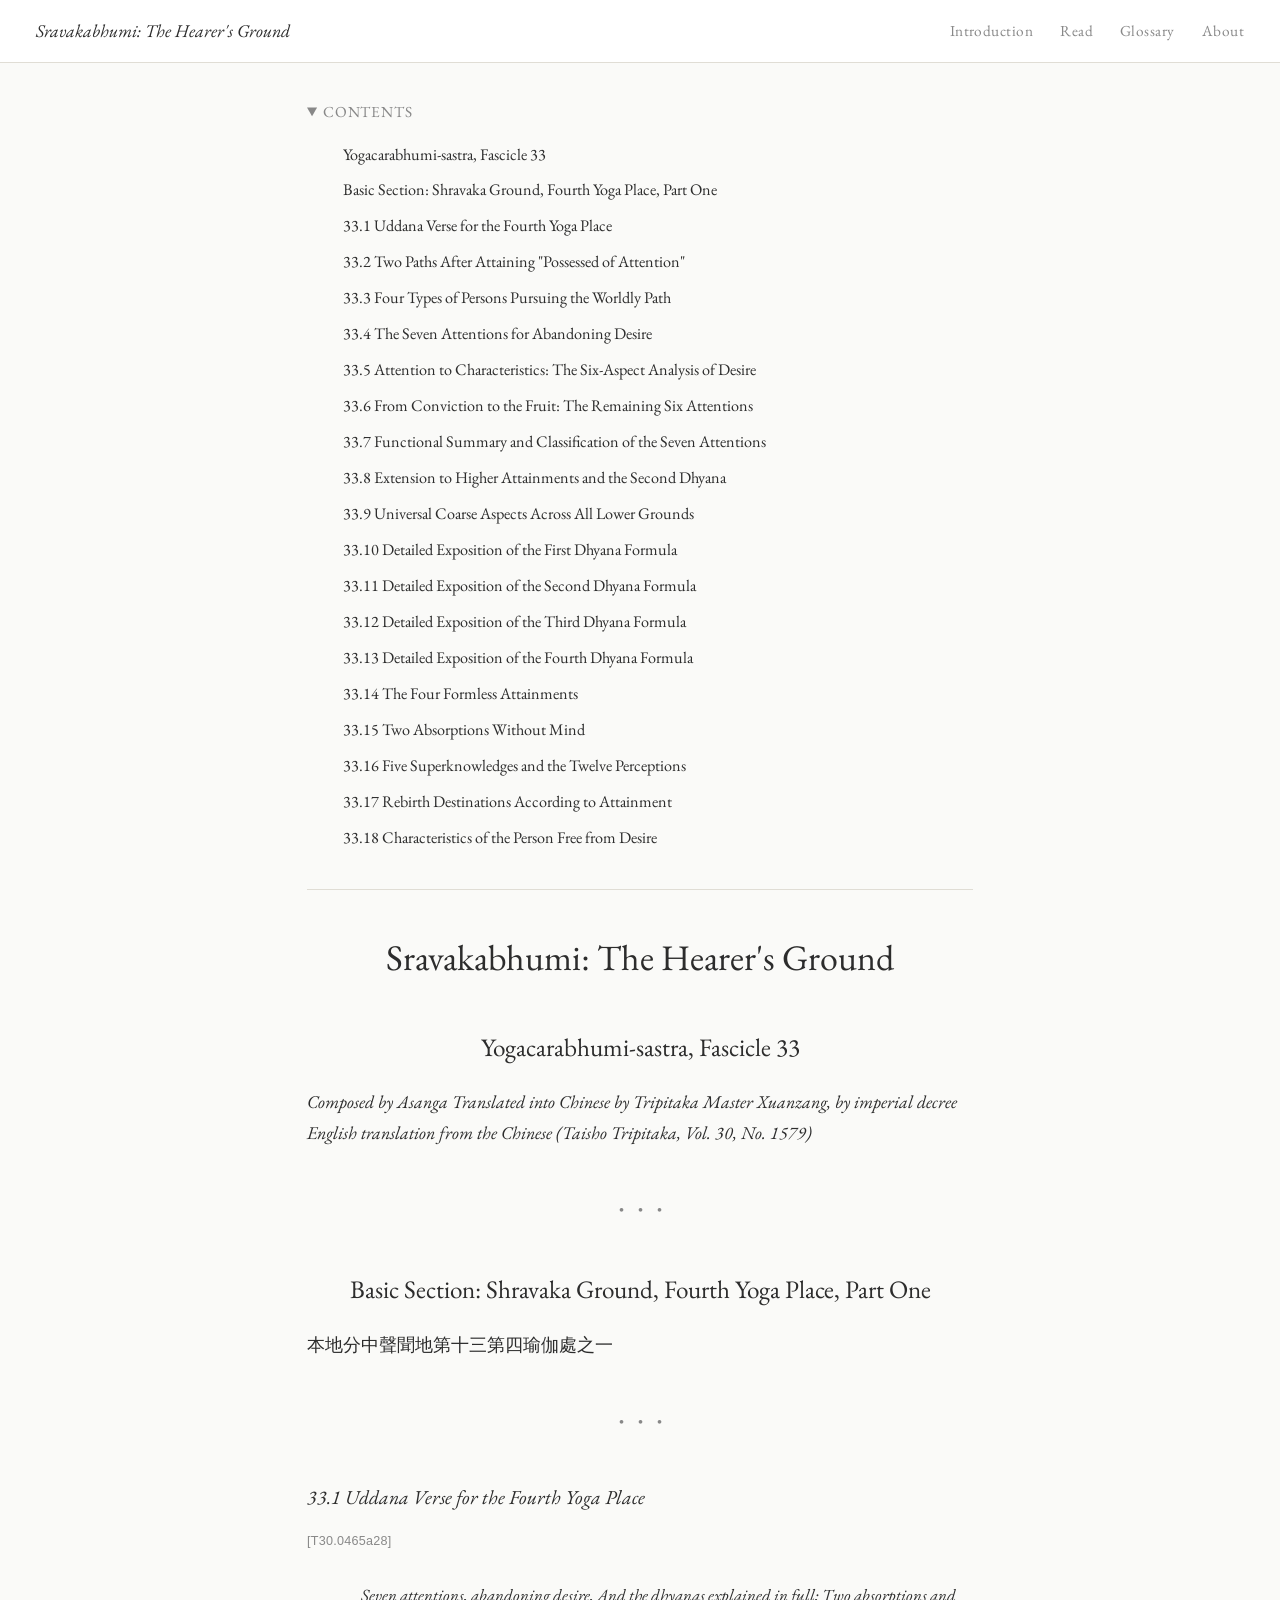
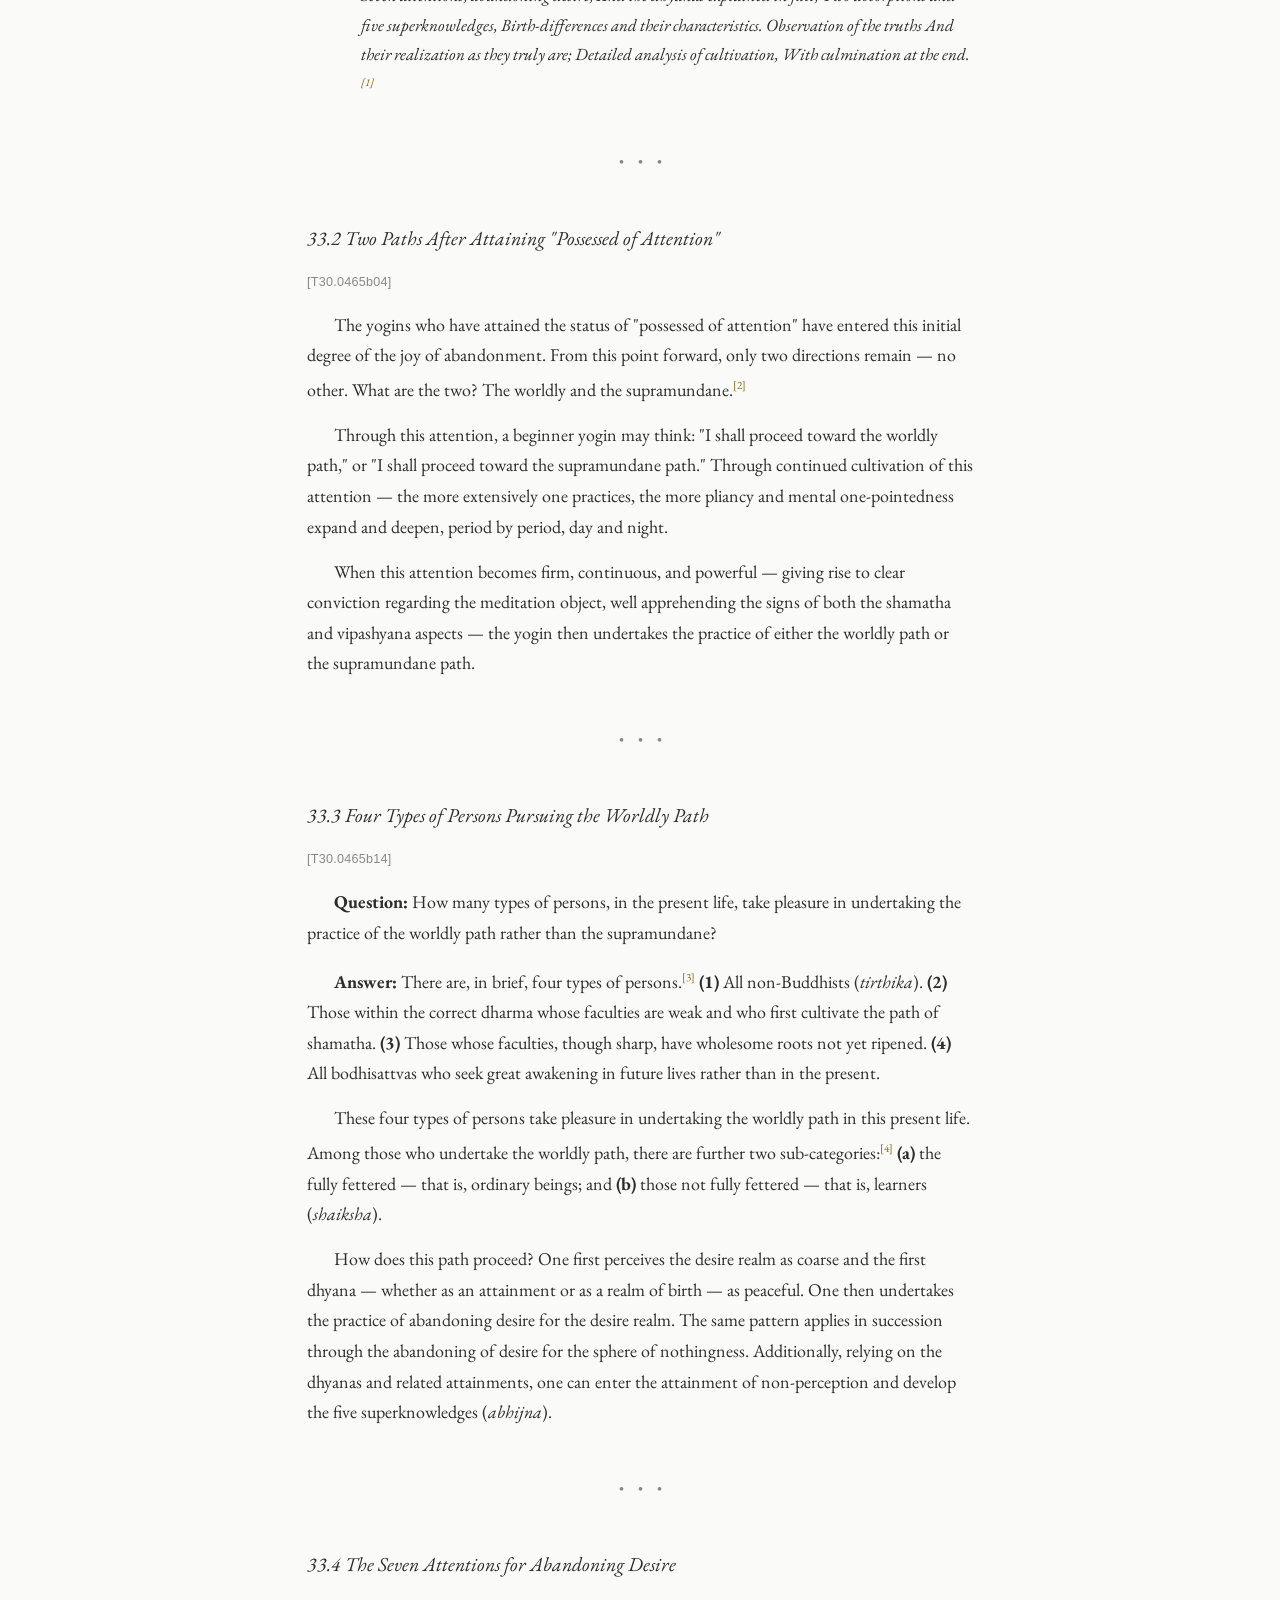
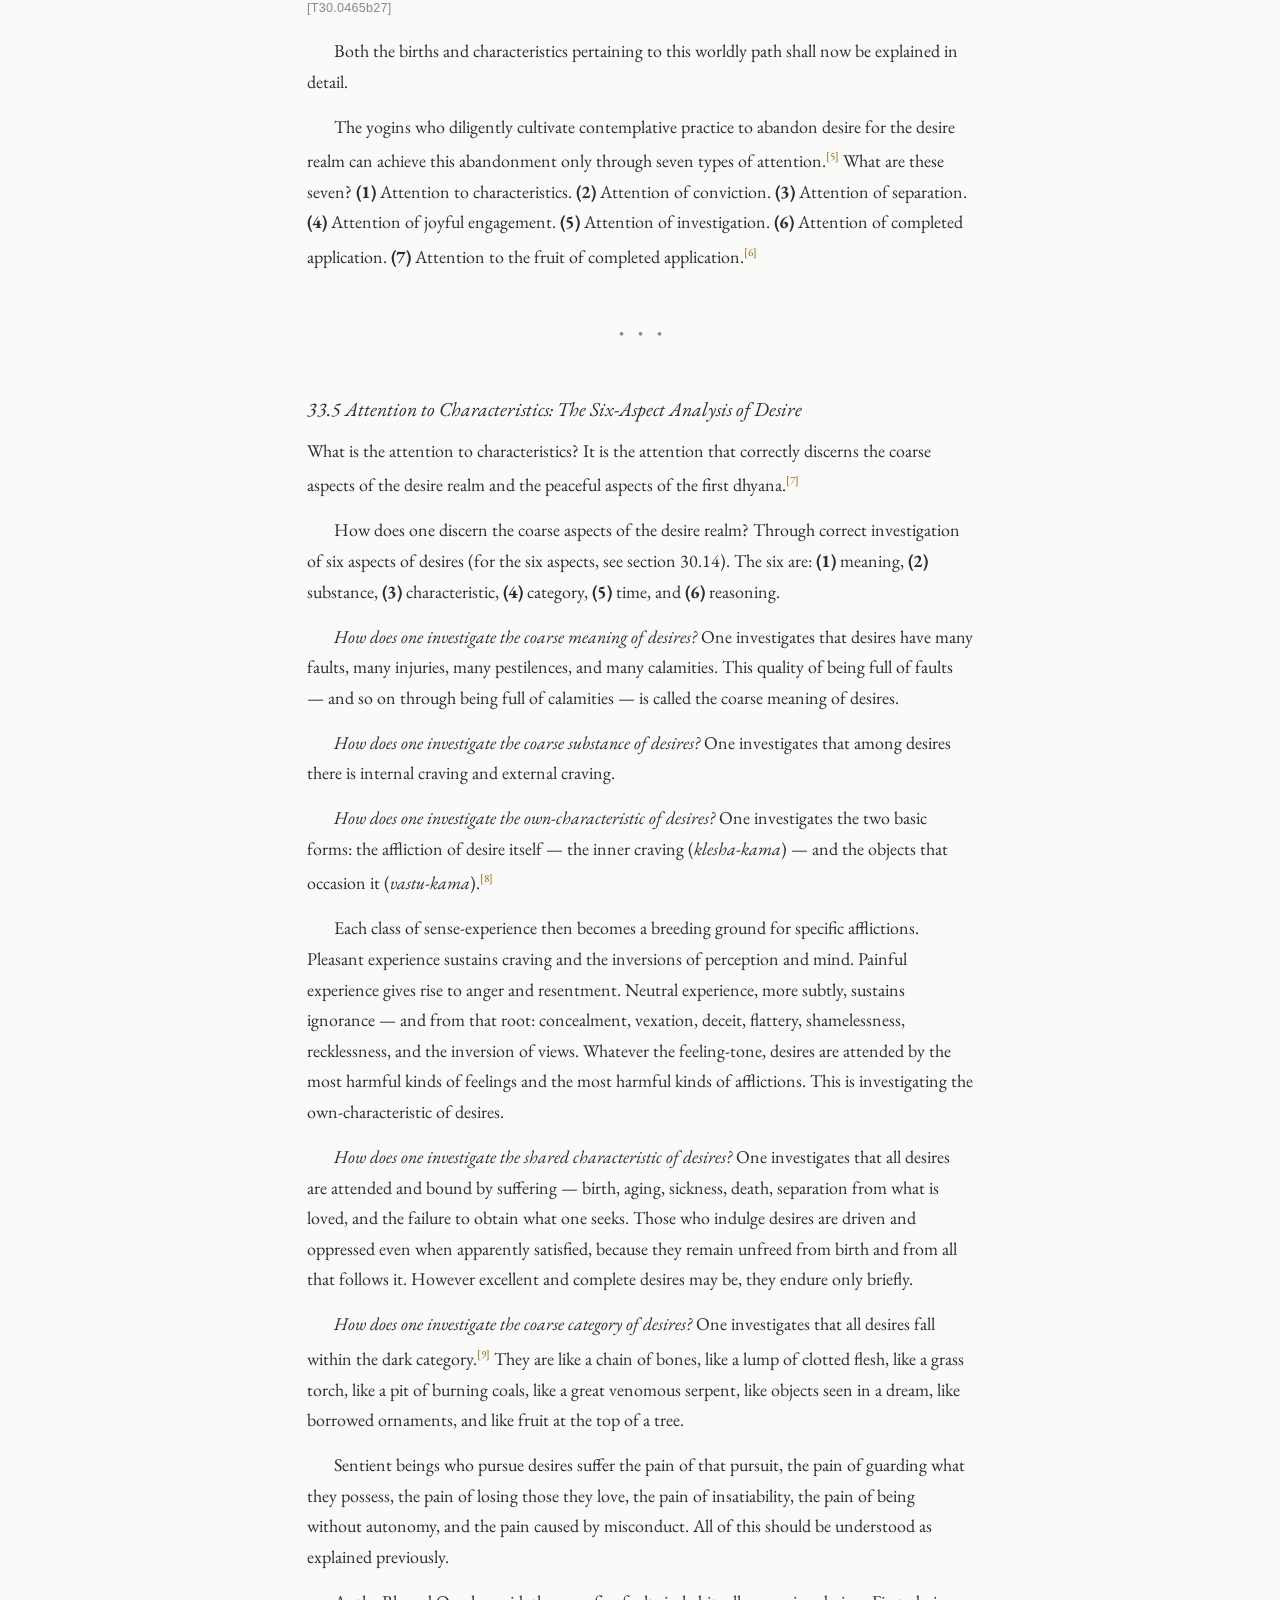
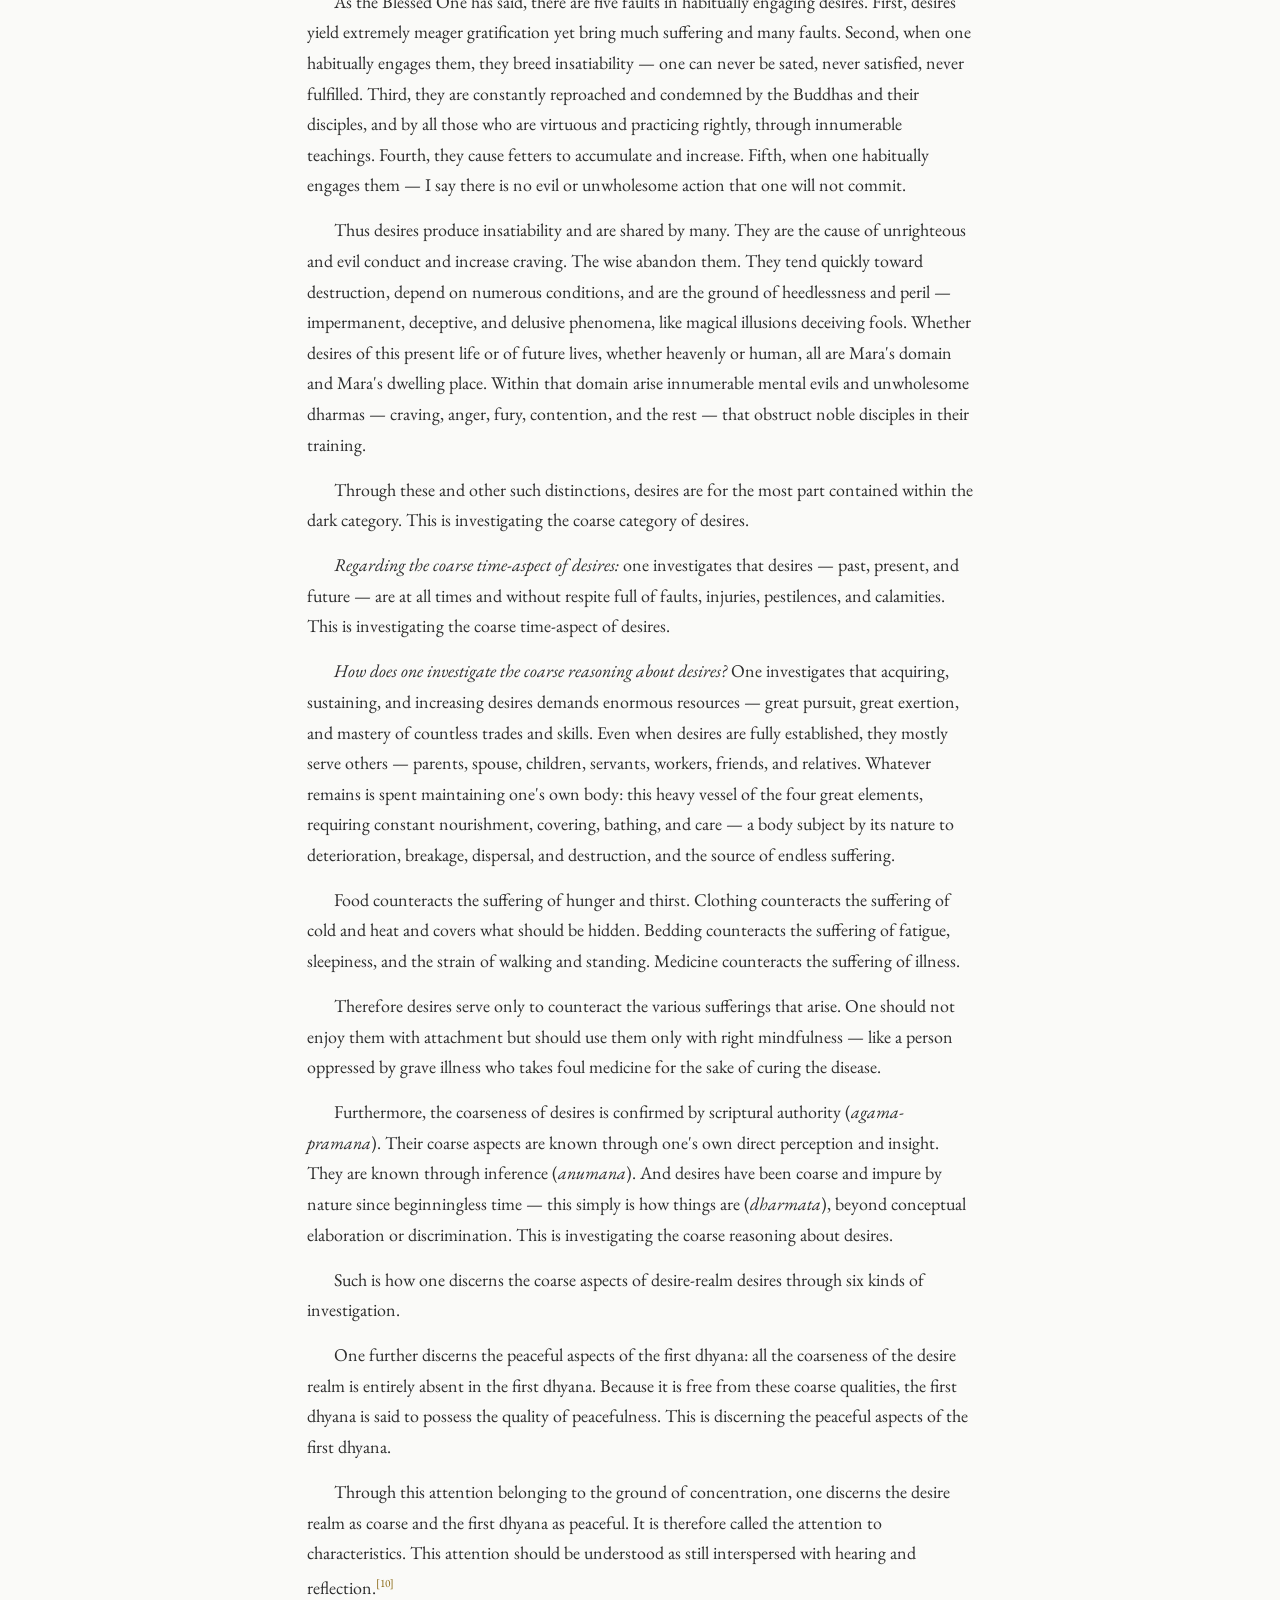
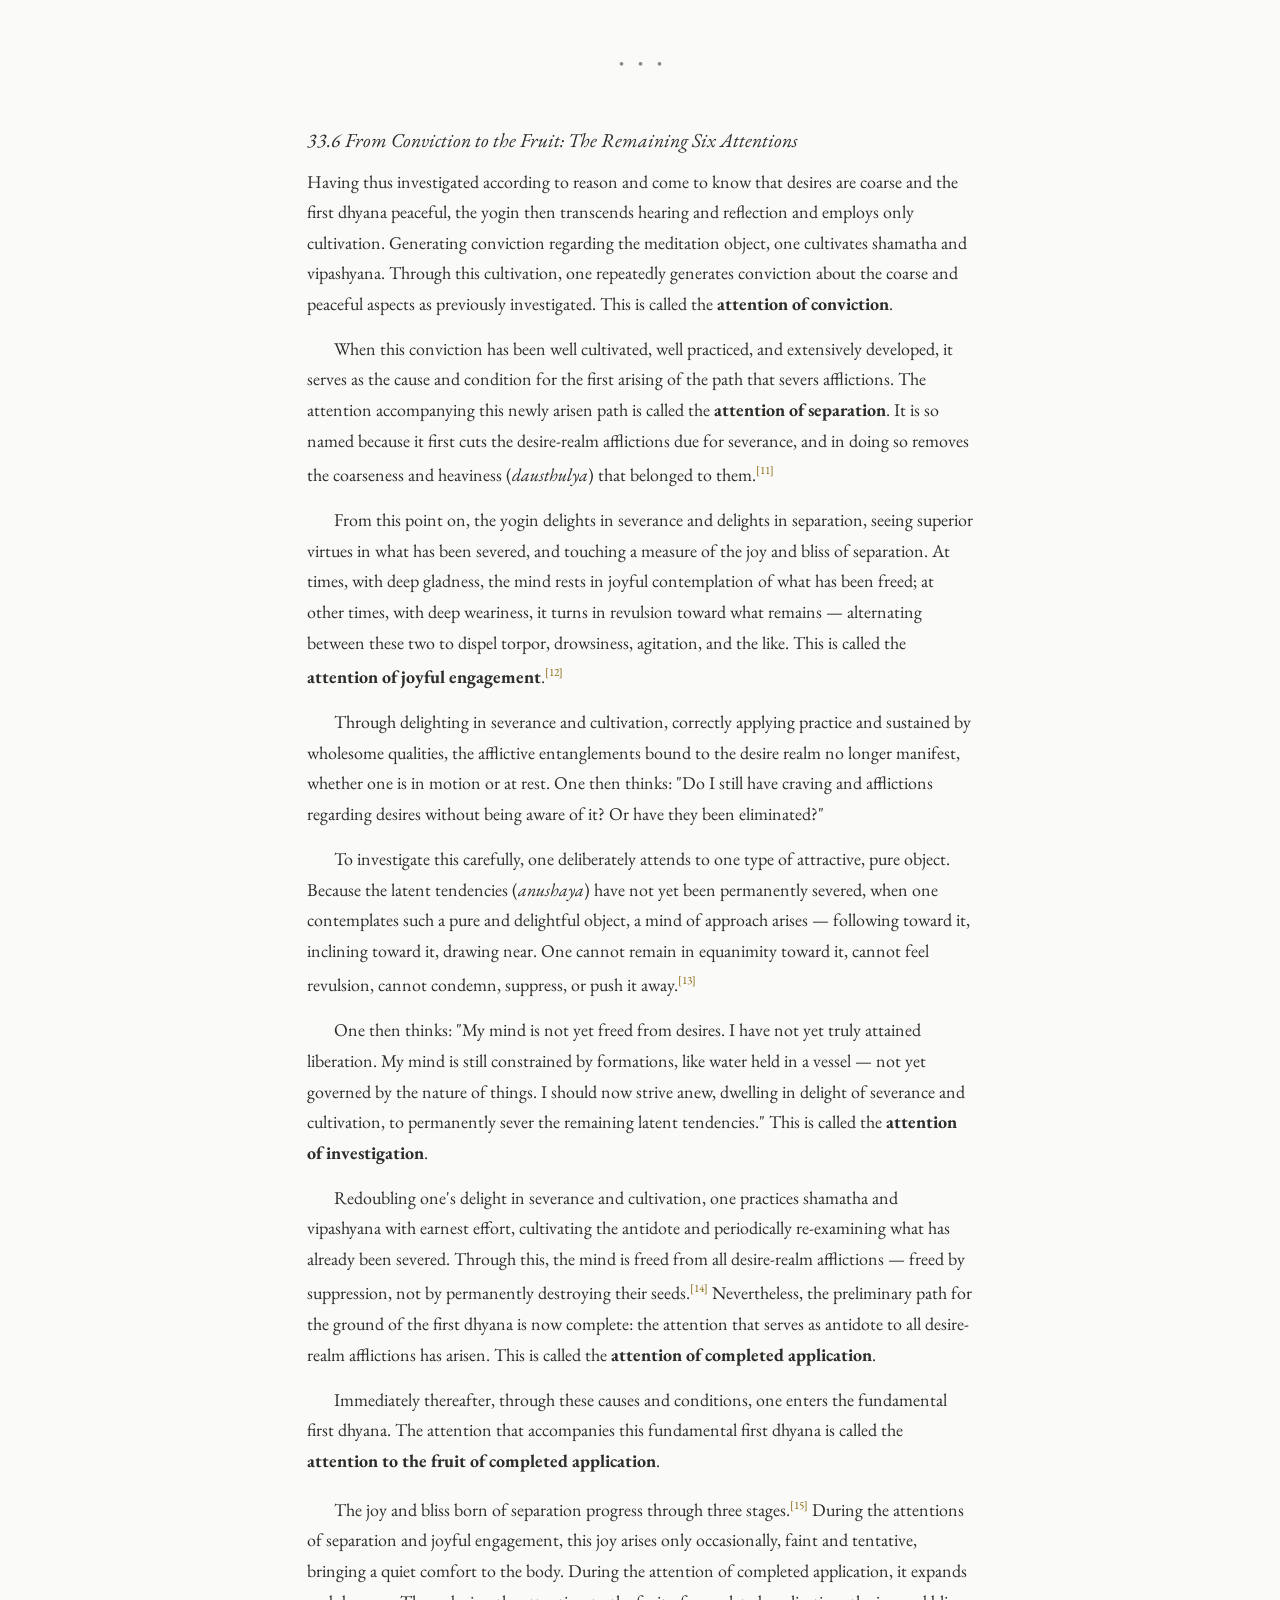
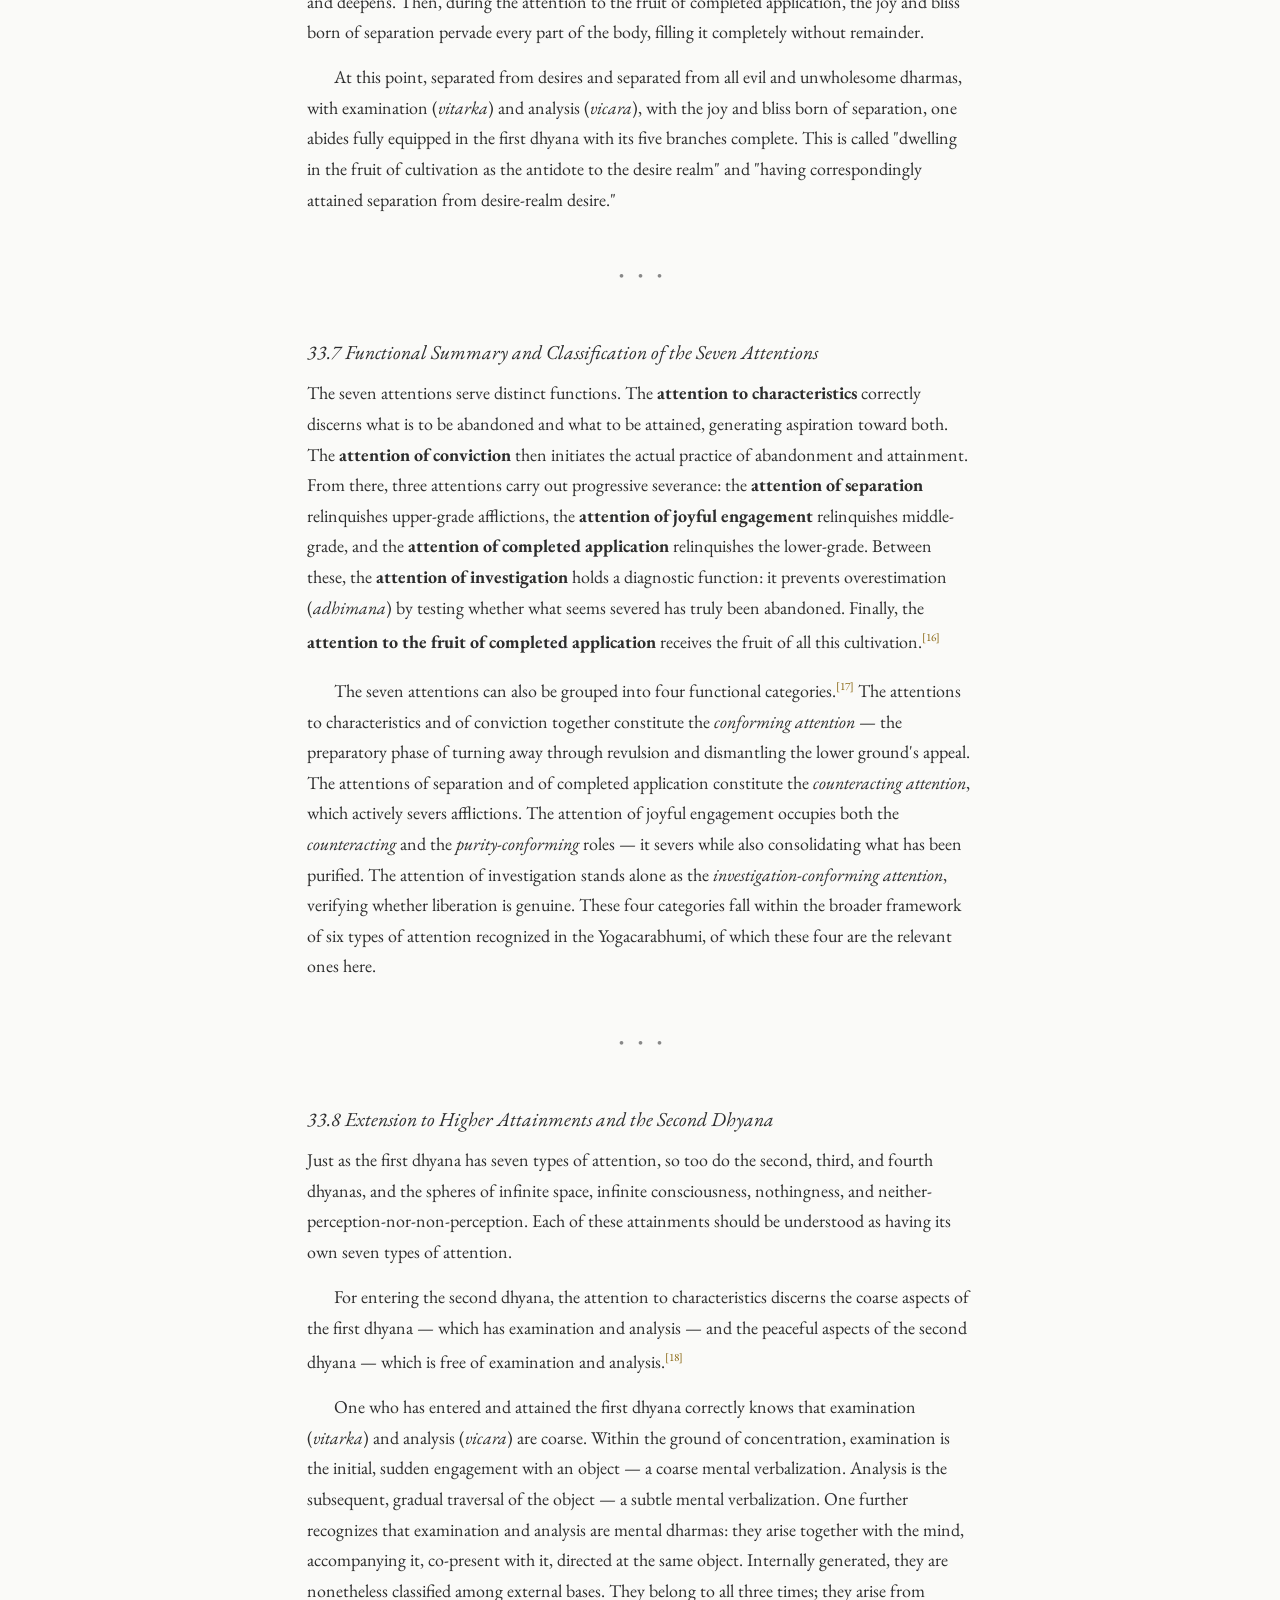
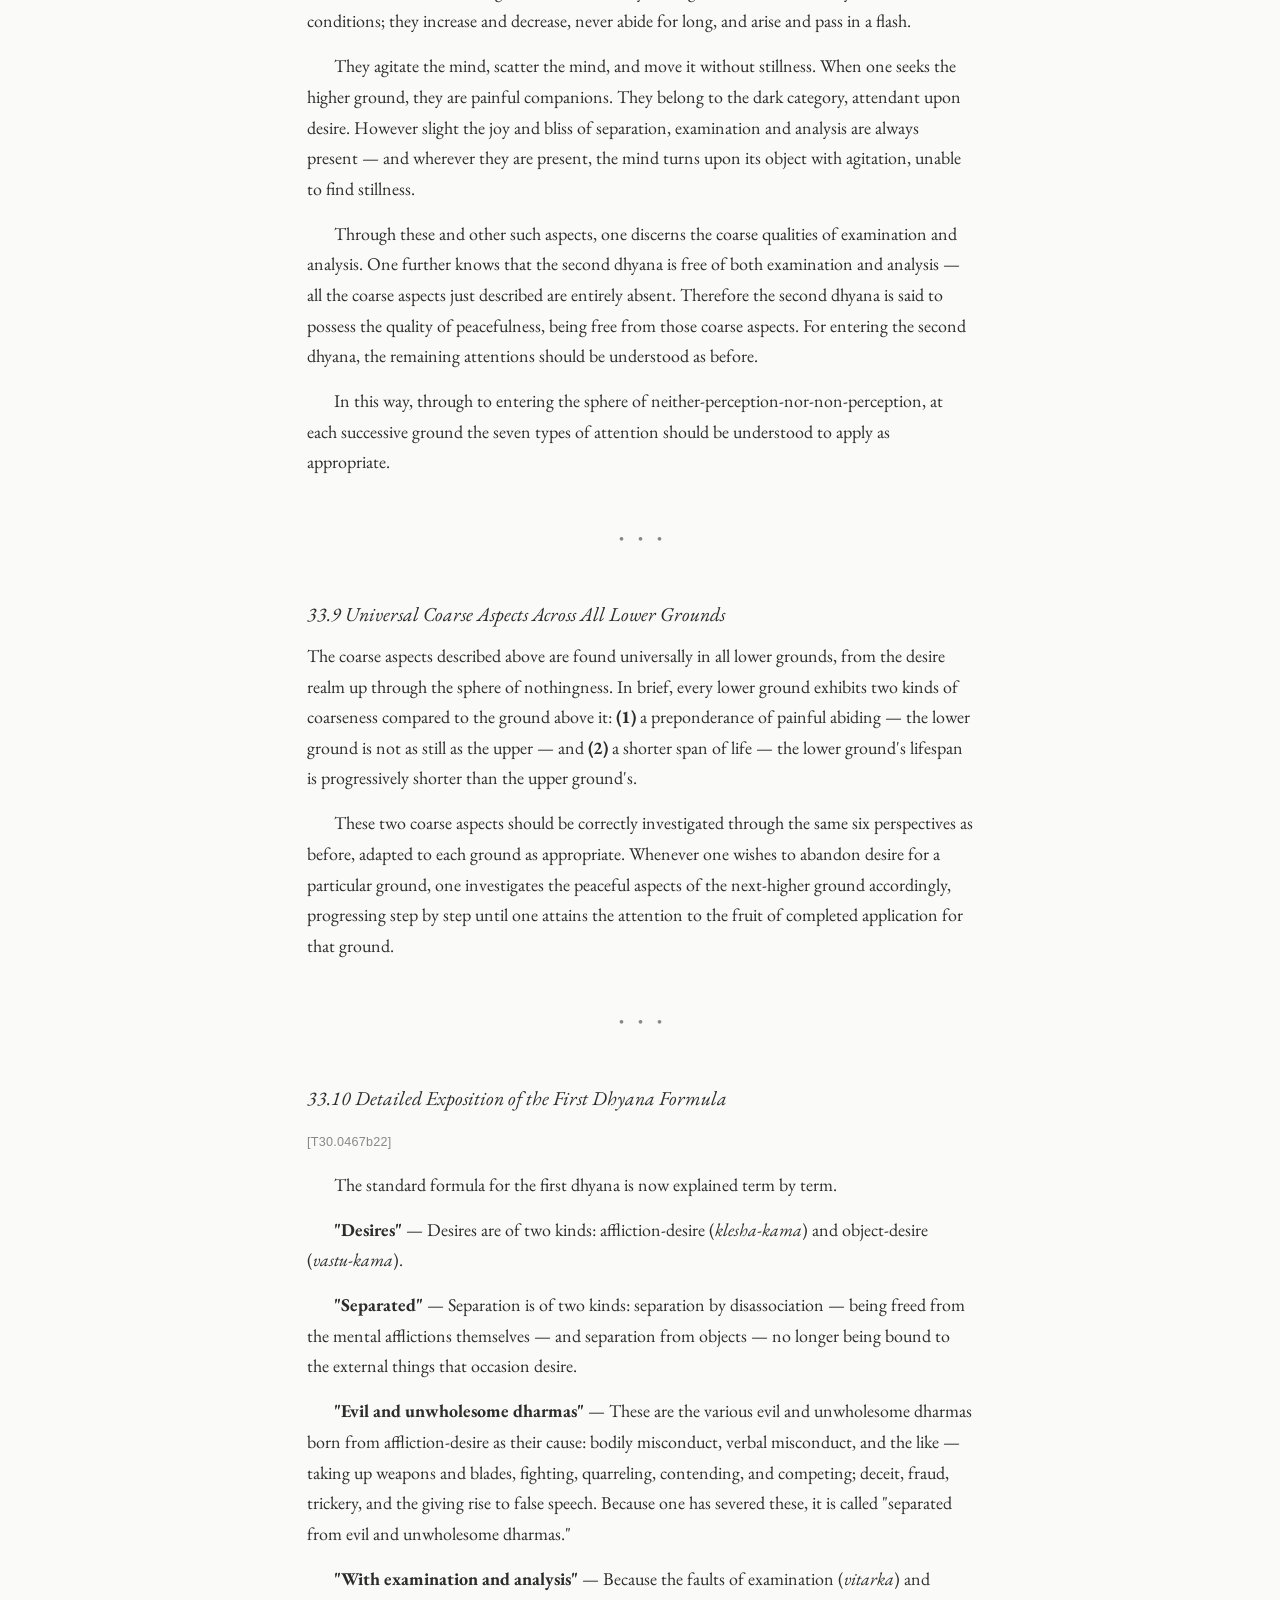
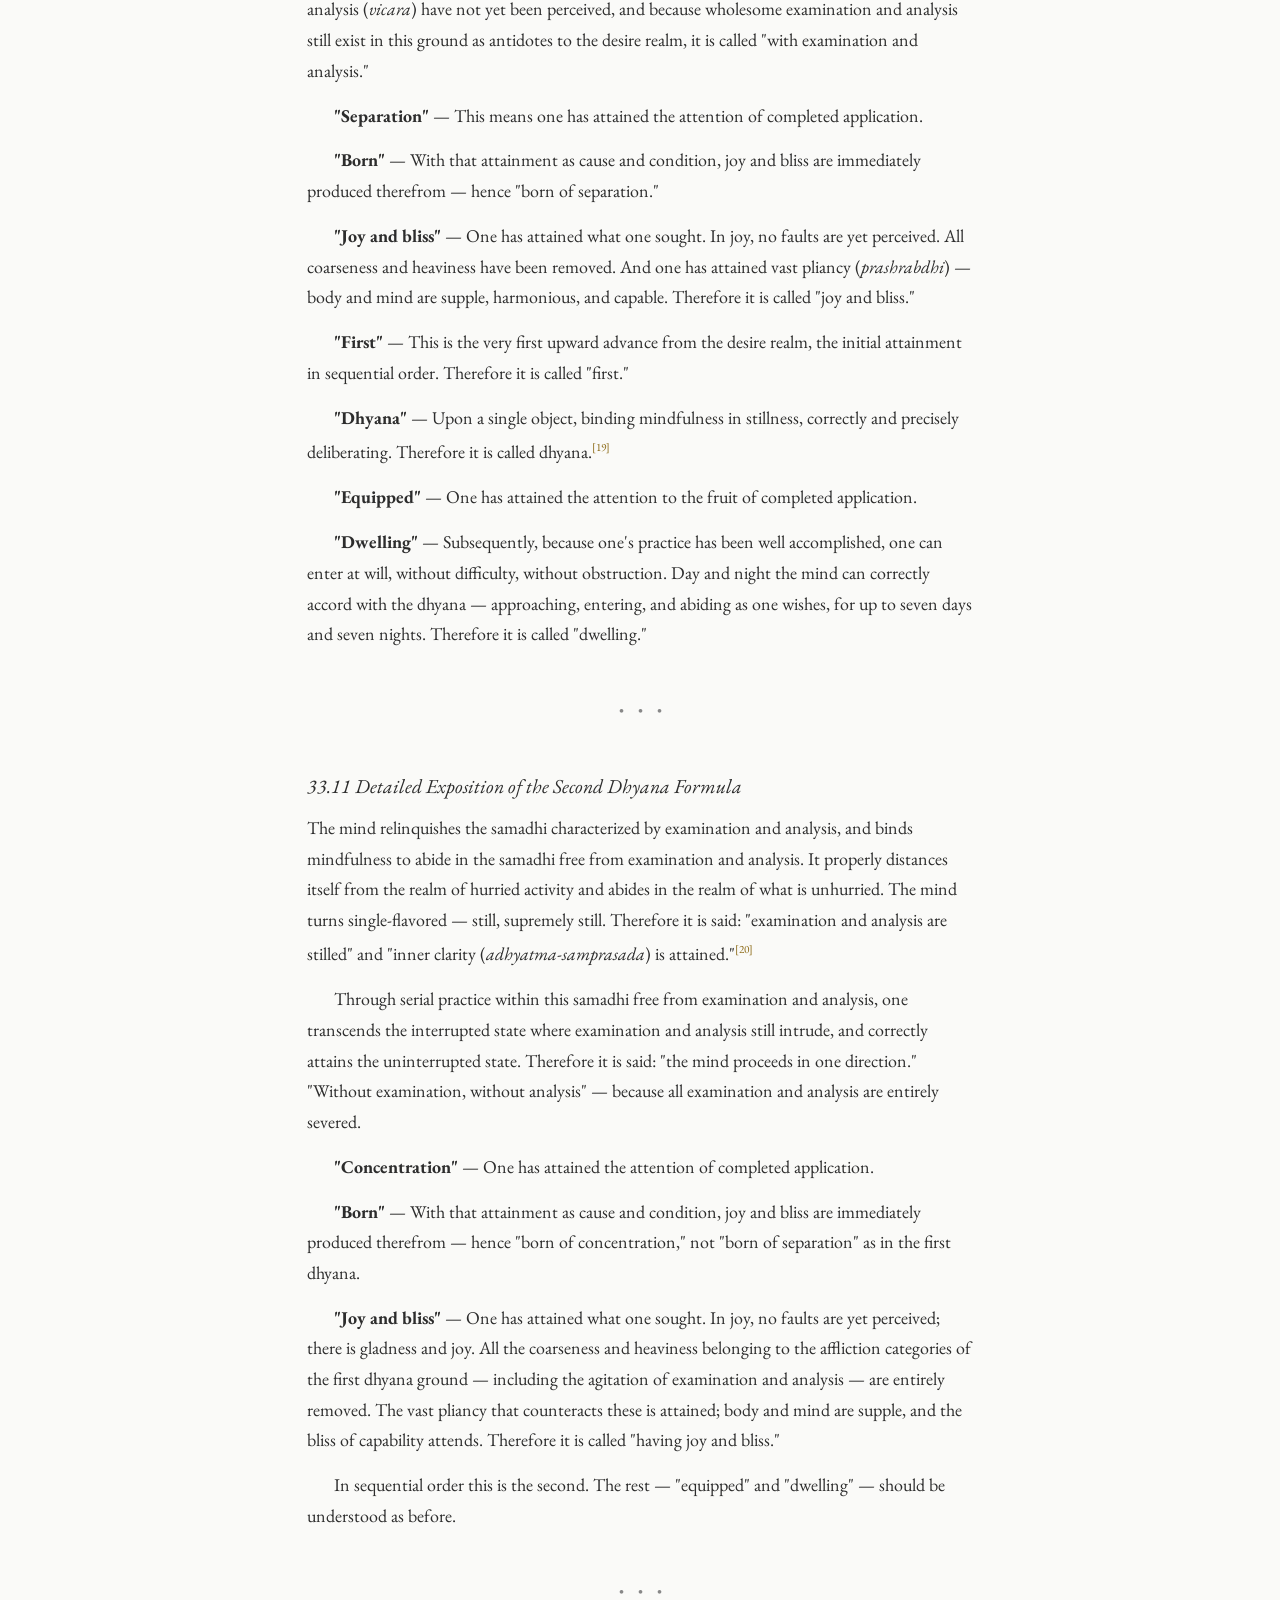
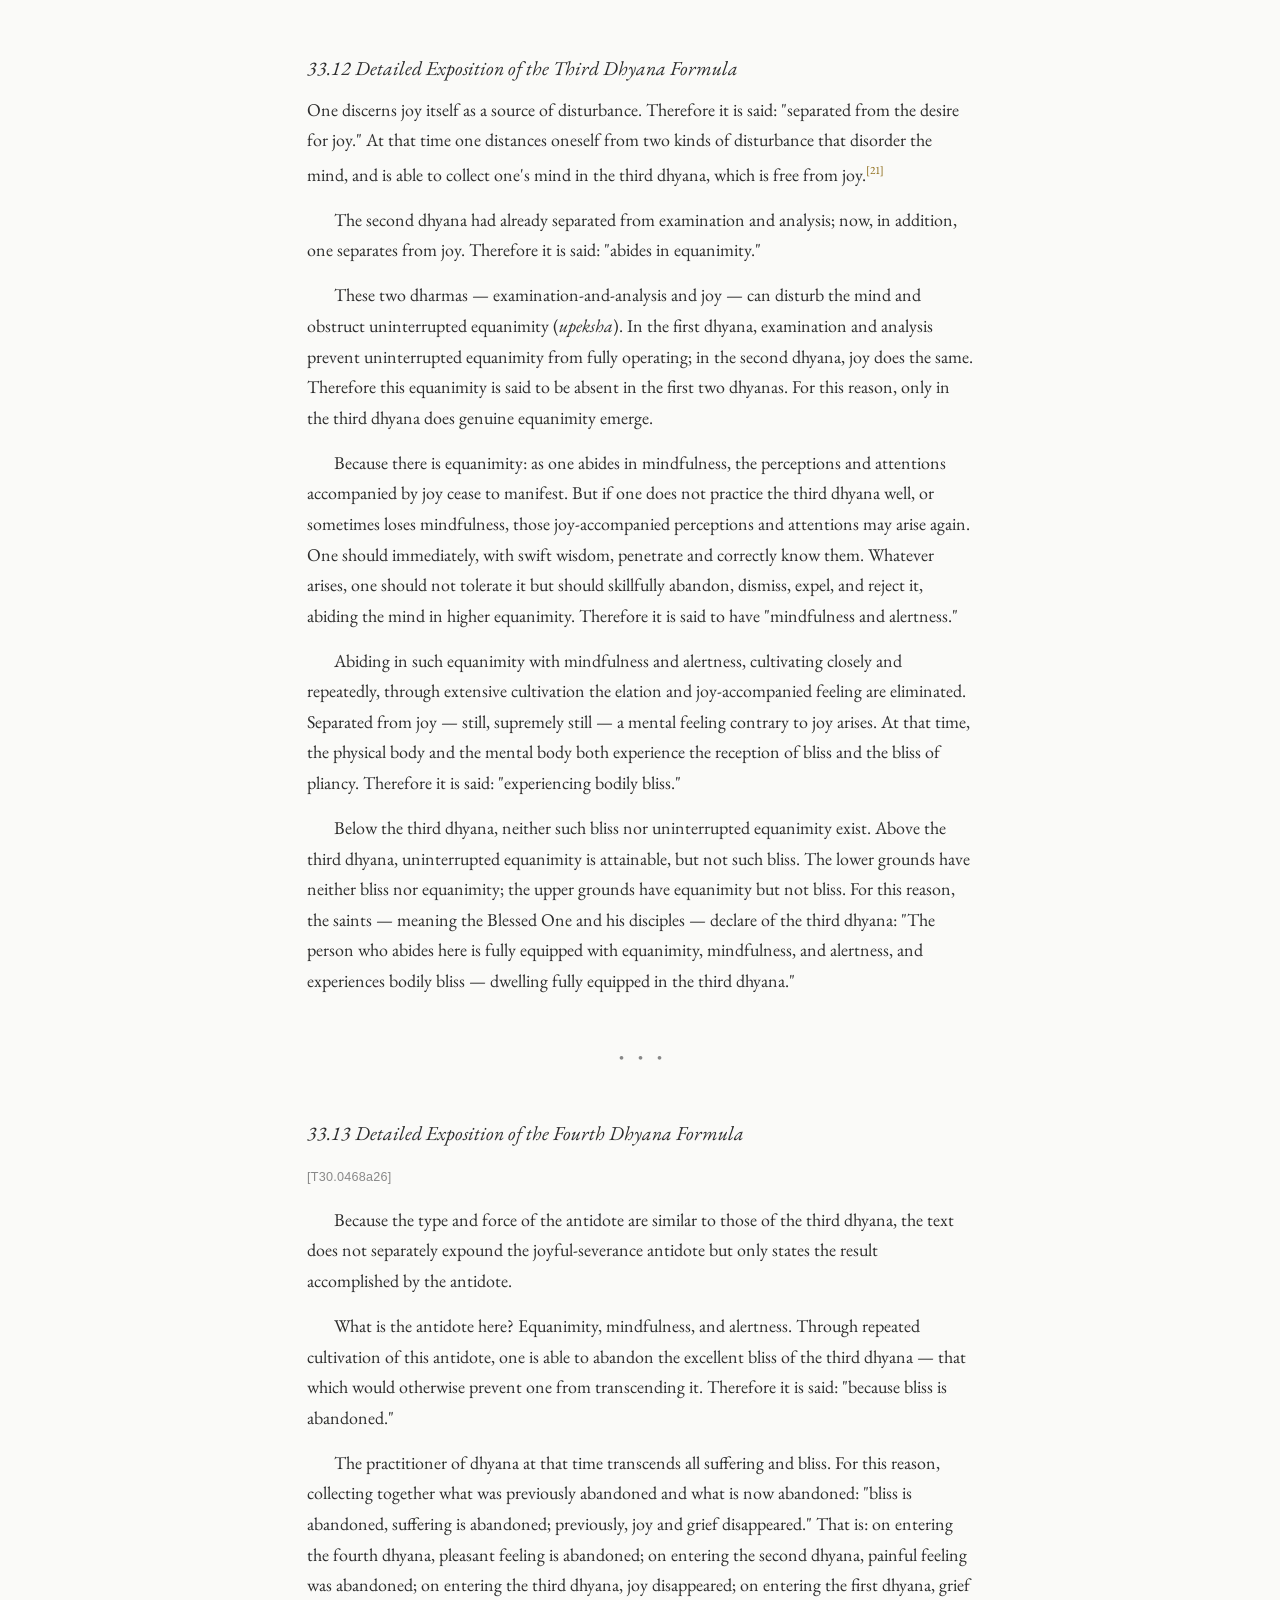
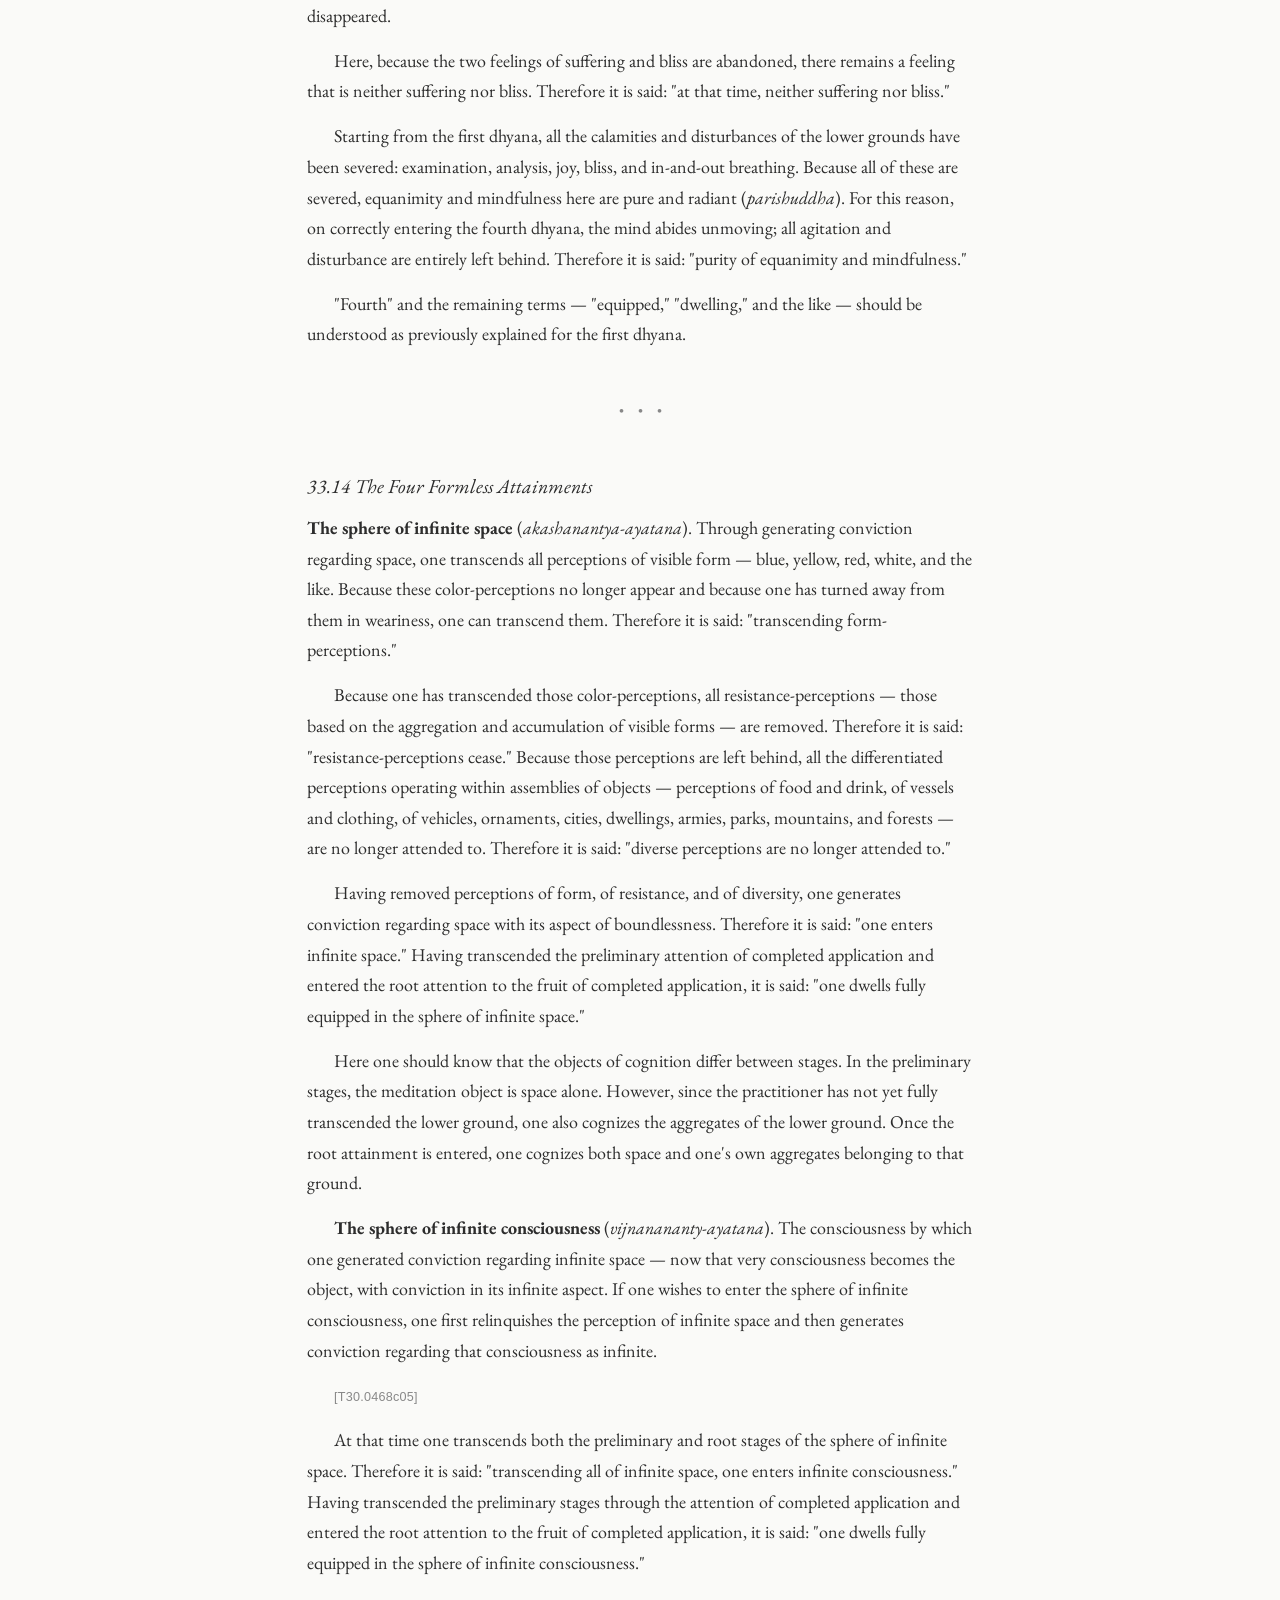
<file: docs/fascicle-33.html>
<!DOCTYPE html>
<html lang="en">
<head>
  <meta charset="UTF-8">
  <meta name="viewport" content="width=device-width, initial-scale=1.0">
  <title>Fascicle 33 — The Fourth Yoga Place, Part 1 — Sravakabhumi</title>
  <link rel="preconnect" href="https://fonts.googleapis.com">
  <link rel="preconnect" href="https://fonts.gstatic.com" crossorigin>
  <link href="https://fonts.googleapis.com/css2?family=EB+Garamond:ital,wght@0,400;0,700;1,400;1,700&display=swap" rel="stylesheet">
  <link rel="stylesheet" href="style.css">
</head>
<body>
  <nav class="top-nav">
    <a href="index.html" class="nav-title">Sravakabhumi: The Hearer's Ground</a>
    <div class="nav-links">
      <a href="introduction.html">Introduction</a>
      <a href="index.html#read">Read</a>
      <a href="glossary.html">Glossary</a>
      <a href="methodology.html">About</a>
    </div>
  </nav>

  <main class="content">
    
    <aside class="page-toc">
      <details open>
        <summary>Contents</summary>
        <ul>
<li><a href="#yogacarabhumi-sastra-fascicle-33">Yogacarabhumi-sastra, Fascicle 33</a></li>
<li><a href="#basic-section-shravaka-ground-fourth-yoga-place-part-one">Basic Section: Shravaka Ground, Fourth Yoga Place, Part One</a></li>
  <li><a href="#331-uddana-verse-for-the-fourth-yoga-place">33.1 Uddana Verse for the Fourth Yoga Place</a></li>
  <li><a href="#332-two-paths-after-attaining-possessed-of-attention">33.2 Two Paths After Attaining "Possessed of Attention"</a></li>
  <li><a href="#333-four-types-of-persons-pursuing-the-worldly-path">33.3 Four Types of Persons Pursuing the Worldly Path</a></li>
  <li><a href="#334-the-seven-attentions-for-abandoning-desire">33.4 The Seven Attentions for Abandoning Desire</a></li>
  <li><a href="#335-attention-to-characteristics-the-six-aspect-analysis-of-desire">33.5 Attention to Characteristics: The Six-Aspect Analysis of Desire</a></li>
  <li><a href="#336-from-conviction-to-the-fruit-the-remaining-six-attentions">33.6 From Conviction to the Fruit: The Remaining Six Attentions</a></li>
  <li><a href="#337-functional-summary-and-classification-of-the-seven-attentions">33.7 Functional Summary and Classification of the Seven Attentions</a></li>
  <li><a href="#338-extension-to-higher-attainments-and-the-second-dhyana">33.8 Extension to Higher Attainments and the Second Dhyana</a></li>
  <li><a href="#339-universal-coarse-aspects-across-all-lower-grounds">33.9 Universal Coarse Aspects Across All Lower Grounds</a></li>
  <li><a href="#3310-detailed-exposition-of-the-first-dhyana-formula">33.10 Detailed Exposition of the First Dhyana Formula</a></li>
  <li><a href="#3311-detailed-exposition-of-the-second-dhyana-formula">33.11 Detailed Exposition of the Second Dhyana Formula</a></li>
  <li><a href="#3312-detailed-exposition-of-the-third-dhyana-formula">33.12 Detailed Exposition of the Third Dhyana Formula</a></li>
  <li><a href="#3313-detailed-exposition-of-the-fourth-dhyana-formula">33.13 Detailed Exposition of the Fourth Dhyana Formula</a></li>
  <li><a href="#3314-the-four-formless-attainments">33.14 The Four Formless Attainments</a></li>
  <li><a href="#3315-two-absorptions-without-mind">33.15 Two Absorptions Without Mind</a></li>
  <li><a href="#3316-five-superknowledges-and-the-twelve-perceptions">33.16 Five Superknowledges and the Twelve Perceptions</a></li>
  <li><a href="#3317-rebirth-destinations-according-to-attainment">33.17 Rebirth Destinations According to Attainment</a></li>
  <li><a href="#3318-characteristics-of-the-person-free-from-desire">33.18 Characteristics of the Person Free from Desire</a></li>
</ul>
      </details>
    </aside>
    

    <article>
      <h1>Sravakabhumi: The Hearer's Ground</h1>
<h2 id="yogacarabhumi-sastra-fascicle-33">Yogacarabhumi-sastra, Fascicle 33</h2>
<p><em>Composed by Asanga</em>
<em>Translated into Chinese by Tripitaka Master Xuanzang, by imperial decree</em>
<em>English translation from the Chinese (Taisho Tripitaka, Vol. 30, No. 1579)</em></p>
<hr />
<h2 id="basic-section-shravaka-ground-fourth-yoga-place-part-one">Basic Section: Shravaka Ground, Fourth Yoga Place, Part One</h2>
<p>本地分中聲聞地第十三第四瑜伽處之一</p>
<hr />
<h3 id="331-uddana-verse-for-the-fourth-yoga-place">33.1 Uddana Verse for the Fourth Yoga Place</h3>
<p><span class="taisho-ref">[T30.0465a28]</span></p>
<blockquote>
<p>Seven attentions, abandoning desire,
And the dhyanas explained in full;
Two absorptions and five superknowledges,
Birth-differences and their characteristics.
Observation of the truths
And their realization as they truly are;
Detailed analysis of cultivation,
With culmination at the end.<sup class="footnote-ref"><a href="#fn1" id="fnref1">[1]</a></sup></p>
</blockquote>
<hr />
<h3 id="332-two-paths-after-attaining-quotpossessed-of-attentionquot">33.2 Two Paths After Attaining &quot;Possessed of Attention&quot;</h3>
<p><span class="taisho-ref">[T30.0465b04]</span></p>
<p>The yogins who have attained the status of &quot;possessed of attention&quot; have entered this initial degree of the joy of abandonment. From this point forward, only two directions remain — no other. What are the two? The worldly and the supramundane.<sup class="footnote-ref"><a href="#fn2" id="fnref2">[2]</a></sup></p>
<p>Through this attention, a beginner yogin may think: &quot;I shall proceed toward the worldly path,&quot; or &quot;I shall proceed toward the supramundane path.&quot; Through continued cultivation of this attention — the more extensively one practices, the more pliancy and mental one-pointedness expand and deepen, period by period, day and night.</p>
<p>When this attention becomes firm, continuous, and powerful — giving rise to clear conviction regarding the meditation object, well apprehending the signs of both the shamatha and vipashyana aspects — the yogin then undertakes the practice of either the worldly path or the supramundane path.</p>
<hr />
<h3 id="333-four-types-of-persons-pursuing-the-worldly-path">33.3 Four Types of Persons Pursuing the Worldly Path</h3>
<p><span class="taisho-ref">[T30.0465b14]</span></p>
<p><strong>Question:</strong> How many types of persons, in the present life, take pleasure in undertaking the practice of the worldly path rather than the supramundane?</p>
<p><strong>Answer:</strong> There are, in brief, four types of persons.<sup class="footnote-ref"><a href="#fn3" id="fnref3">[3]</a></sup> <strong>(1)</strong> All non-Buddhists (<em>tirthika</em>). <strong>(2)</strong> Those within the correct dharma whose faculties are weak and who first cultivate the path of shamatha. <strong>(3)</strong> Those whose faculties, though sharp, have wholesome roots not yet ripened. <strong>(4)</strong> All bodhisattvas who seek great awakening in future lives rather than in the present.</p>
<p>These four types of persons take pleasure in undertaking the worldly path in this present life. Among those who undertake the worldly path, there are further two sub-categories:<sup class="footnote-ref"><a href="#fn4" id="fnref4">[4]</a></sup> <strong>(a)</strong> the fully fettered — that is, ordinary beings; and <strong>(b)</strong> those not fully fettered — that is, learners (<em>shaiksha</em>).</p>
<p>How does this path proceed? One first perceives the desire realm as coarse and the first dhyana — whether as an attainment or as a realm of birth — as peaceful. One then undertakes the practice of abandoning desire for the desire realm. The same pattern applies in succession through the abandoning of desire for the sphere of nothingness. Additionally, relying on the dhyanas and related attainments, one can enter the attainment of non-perception and develop the five superknowledges (<em>abhijna</em>).</p>
<hr />
<h3 id="334-the-seven-attentions-for-abandoning-desire">33.4 The Seven Attentions for Abandoning Desire</h3>
<p><span class="taisho-ref">[T30.0465b27]</span></p>
<p>Both the births and characteristics pertaining to this worldly path shall now be explained in detail.</p>
<p>The yogins who diligently cultivate contemplative practice to abandon desire for the desire realm can achieve this abandonment only through seven types of attention.<sup class="footnote-ref"><a href="#fn5" id="fnref5">[5]</a></sup> What are these seven? <strong>(1)</strong> Attention to characteristics. <strong>(2)</strong> Attention of conviction. <strong>(3)</strong> Attention of separation. <strong>(4)</strong> Attention of joyful engagement. <strong>(5)</strong> Attention of investigation. <strong>(6)</strong> Attention of completed application. <strong>(7)</strong> Attention to the fruit of completed application.<sup class="footnote-ref"><a href="#fn6" id="fnref6">[6]</a></sup></p>
<hr />
<h3 id="335-attention-to-characteristics-the-six-aspect-analysis-of-desire">33.5 Attention to Characteristics: The Six-Aspect Analysis of Desire</h3>
<p>What is the attention to characteristics? It is the attention that correctly discerns the coarse aspects of the desire realm and the peaceful aspects of the first dhyana.<sup class="footnote-ref"><a href="#fn7" id="fnref7">[7]</a></sup></p>
<p>How does one discern the coarse aspects of the desire realm? Through correct investigation of six aspects of desires (for the six aspects, see section 30.14). The six are: <strong>(1)</strong> meaning, <strong>(2)</strong> substance, <strong>(3)</strong> characteristic, <strong>(4)</strong> category, <strong>(5)</strong> time, and <strong>(6)</strong> reasoning.</p>
<p><em>How does one investigate the coarse meaning of desires?</em> One investigates that desires have many faults, many injuries, many pestilences, and many calamities. This quality of being full of faults — and so on through being full of calamities — is called the coarse meaning of desires.</p>
<p><em>How does one investigate the coarse substance of desires?</em> One investigates that among desires there is internal craving and external craving.</p>
<p><em>How does one investigate the own-characteristic of desires?</em> One investigates the two basic forms: the affliction of desire itself — the inner craving (<em>klesha-kama</em>) — and the objects that occasion it (<em>vastu-kama</em>).<sup class="footnote-ref"><a href="#fn8" id="fnref8">[8]</a></sup></p>
<p>Each class of sense-experience then becomes a breeding ground for specific afflictions. Pleasant experience sustains craving and the inversions of perception and mind. Painful experience gives rise to anger and resentment. Neutral experience, more subtly, sustains ignorance — and from that root: concealment, vexation, deceit, flattery, shamelessness, recklessness, and the inversion of views. Whatever the feeling-tone, desires are attended by the most harmful kinds of feelings and the most harmful kinds of afflictions. This is investigating the own-characteristic of desires.</p>
<p><em>How does one investigate the shared characteristic of desires?</em> One investigates that all desires are attended and bound by suffering — birth, aging, sickness, death, separation from what is loved, and the failure to obtain what one seeks. Those who indulge desires are driven and oppressed even when apparently satisfied, because they remain unfreed from birth and from all that follows it. However excellent and complete desires may be, they endure only briefly.</p>
<p><em>How does one investigate the coarse category of desires?</em> One investigates that all desires fall within the dark category.<sup class="footnote-ref"><a href="#fn9" id="fnref9">[9]</a></sup> They are like a chain of bones, like a lump of clotted flesh, like a grass torch, like a pit of burning coals, like a great venomous serpent, like objects seen in a dream, like borrowed ornaments, and like fruit at the top of a tree.</p>
<p>Sentient beings who pursue desires suffer the pain of that pursuit, the pain of guarding what they possess, the pain of losing those they love, the pain of insatiability, the pain of being without autonomy, and the pain caused by misconduct. All of this should be understood as explained previously.</p>
<p>As the Blessed One has said, there are five faults in habitually engaging desires. First, desires yield extremely meager gratification yet bring much suffering and many faults. Second, when one habitually engages them, they breed insatiability — one can never be sated, never satisfied, never fulfilled. Third, they are constantly reproached and condemned by the Buddhas and their disciples, and by all those who are virtuous and practicing rightly, through innumerable teachings. Fourth, they cause fetters to accumulate and increase. Fifth, when one habitually engages them — I say there is no evil or unwholesome action that one will not commit.</p>
<p>Thus desires produce insatiability and are shared by many. They are the cause of unrighteous and evil conduct and increase craving. The wise abandon them. They tend quickly toward destruction, depend on numerous conditions, and are the ground of heedlessness and peril — impermanent, deceptive, and delusive phenomena, like magical illusions deceiving fools. Whether desires of this present life or of future lives, whether heavenly or human, all are Mara's domain and Mara's dwelling place. Within that domain arise innumerable mental evils and unwholesome dharmas — craving, anger, fury, contention, and the rest — that obstruct noble disciples in their training.</p>
<p>Through these and other such distinctions, desires are for the most part contained within the dark category. This is investigating the coarse category of desires.</p>
<p><em>Regarding the coarse time-aspect of desires:</em> one investigates that desires — past, present, and future — are at all times and without respite full of faults, injuries, pestilences, and calamities. This is investigating the coarse time-aspect of desires.</p>
<p><em>How does one investigate the coarse reasoning about desires?</em> One investigates that acquiring, sustaining, and increasing desires demands enormous resources — great pursuit, great exertion, and mastery of countless trades and skills. Even when desires are fully established, they mostly serve others — parents, spouse, children, servants, workers, friends, and relatives. Whatever remains is spent maintaining one's own body: this heavy vessel of the four great elements, requiring constant nourishment, covering, bathing, and care — a body subject by its nature to deterioration, breakage, dispersal, and destruction, and the source of endless suffering.</p>
<p>Food counteracts the suffering of hunger and thirst. Clothing counteracts the suffering of cold and heat and covers what should be hidden. Bedding counteracts the suffering of fatigue, sleepiness, and the strain of walking and standing. Medicine counteracts the suffering of illness.</p>
<p>Therefore desires serve only to counteract the various sufferings that arise. One should not enjoy them with attachment but should use them only with right mindfulness — like a person oppressed by grave illness who takes foul medicine for the sake of curing the disease.</p>
<p>Furthermore, the coarseness of desires is confirmed by scriptural authority (<em>agama-pramana</em>). Their coarse aspects are known through one's own direct perception and insight. They are known through inference (<em>anumana</em>). And desires have been coarse and impure by nature since beginningless time — this simply is how things are (<em>dharmata</em>), beyond conceptual elaboration or discrimination. This is investigating the coarse reasoning about desires.</p>
<p>Such is how one discerns the coarse aspects of desire-realm desires through six kinds of investigation.</p>
<p>One further discerns the peaceful aspects of the first dhyana: all the coarseness of the desire realm is entirely absent in the first dhyana. Because it is free from these coarse qualities, the first dhyana is said to possess the quality of peacefulness. This is discerning the peaceful aspects of the first dhyana.</p>
<p>Through this attention belonging to the ground of concentration, one discerns the desire realm as coarse and the first dhyana as peaceful. It is therefore called the attention to characteristics. This attention should be understood as still interspersed with hearing and reflection.<sup class="footnote-ref"><a href="#fn10" id="fnref10">[10]</a></sup></p>
<hr />
<h3 id="336-from-conviction-to-the-fruit-the-remaining-six-attentions">33.6 From Conviction to the Fruit: The Remaining Six Attentions</h3>
<p>Having thus investigated according to reason and come to know that desires are coarse and the first dhyana peaceful, the yogin then transcends hearing and reflection and employs only cultivation. Generating conviction regarding the meditation object, one cultivates shamatha and vipashyana. Through this cultivation, one repeatedly generates conviction about the coarse and peaceful aspects as previously investigated. This is called the <strong>attention of conviction</strong>.</p>
<p>When this conviction has been well cultivated, well practiced, and extensively developed, it serves as the cause and condition for the first arising of the path that severs afflictions. The attention accompanying this newly arisen path is called the <strong>attention of separation</strong>. It is so named because it first cuts the desire-realm afflictions due for severance, and in doing so removes the coarseness and heaviness (<em>dausthulya</em>) that belonged to them.<sup class="footnote-ref"><a href="#fn11" id="fnref11">[11]</a></sup></p>
<p>From this point on, the yogin delights in severance and delights in separation, seeing superior virtues in what has been severed, and touching a measure of the joy and bliss of separation. At times, with deep gladness, the mind rests in joyful contemplation of what has been freed; at other times, with deep weariness, it turns in revulsion toward what remains — alternating between these two to dispel torpor, drowsiness, agitation, and the like. This is called the <strong>attention of joyful engagement</strong>.<sup class="footnote-ref"><a href="#fn12" id="fnref12">[12]</a></sup></p>
<p>Through delighting in severance and cultivation, correctly applying practice and sustained by wholesome qualities, the afflictive entanglements bound to the desire realm no longer manifest, whether one is in motion or at rest. One then thinks: &quot;Do I still have craving and afflictions regarding desires without being aware of it? Or have they been eliminated?&quot;</p>
<p>To investigate this carefully, one deliberately attends to one type of attractive, pure object. Because the latent tendencies (<em>anushaya</em>) have not yet been permanently severed, when one contemplates such a pure and delightful object, a mind of approach arises — following toward it, inclining toward it, drawing near. One cannot remain in equanimity toward it, cannot feel revulsion, cannot condemn, suppress, or push it away.<sup class="footnote-ref"><a href="#fn13" id="fnref13">[13]</a></sup></p>
<p>One then thinks: &quot;My mind is not yet freed from desires. I have not yet truly attained liberation. My mind is still constrained by formations, like water held in a vessel — not yet governed by the nature of things. I should now strive anew, dwelling in delight of severance and cultivation, to permanently sever the remaining latent tendencies.&quot; This is called the <strong>attention of investigation</strong>.</p>
<p>Redoubling one's delight in severance and cultivation, one practices shamatha and vipashyana with earnest effort, cultivating the antidote and periodically re-examining what has already been severed. Through this, the mind is freed from all desire-realm afflictions — freed by suppression, not by permanently destroying their seeds.<sup class="footnote-ref"><a href="#fn14" id="fnref14">[14]</a></sup> Nevertheless, the preliminary path for the ground of the first dhyana is now complete: the attention that serves as antidote to all desire-realm afflictions has arisen. This is called the <strong>attention of completed application</strong>.</p>
<p>Immediately thereafter, through these causes and conditions, one enters the fundamental first dhyana. The attention that accompanies this fundamental first dhyana is called the <strong>attention to the fruit of completed application</strong>.</p>
<p>The joy and bliss born of separation progress through three stages.<sup class="footnote-ref"><a href="#fn15" id="fnref15">[15]</a></sup> During the attentions of separation and joyful engagement, this joy arises only occasionally, faint and tentative, bringing a quiet comfort to the body. During the attention of completed application, it expands and deepens. Then, during the attention to the fruit of completed application, the joy and bliss born of separation pervade every part of the body, filling it completely without remainder.</p>
<p>At this point, separated from desires and separated from all evil and unwholesome dharmas, with examination (<em>vitarka</em>) and analysis (<em>vicara</em>), with the joy and bliss born of separation, one abides fully equipped in the first dhyana with its five branches complete. This is called &quot;dwelling in the fruit of cultivation as the antidote to the desire realm&quot; and &quot;having correspondingly attained separation from desire-realm desire.&quot;</p>
<hr />
<h3 id="337-functional-summary-and-classification-of-the-seven-attentions">33.7 Functional Summary and Classification of the Seven Attentions</h3>
<p>The seven attentions serve distinct functions. The <strong>attention to characteristics</strong> correctly discerns what is to be abandoned and what to be attained, generating aspiration toward both. The <strong>attention of conviction</strong> then initiates the actual practice of abandonment and attainment. From there, three attentions carry out progressive severance: the <strong>attention of separation</strong> relinquishes upper-grade afflictions, the <strong>attention of joyful engagement</strong> relinquishes middle-grade, and the <strong>attention of completed application</strong> relinquishes the lower-grade. Between these, the <strong>attention of investigation</strong> holds a diagnostic function: it prevents overestimation (<em>adhimana</em>) by testing whether what seems severed has truly been abandoned. Finally, the <strong>attention to the fruit of completed application</strong> receives the fruit of all this cultivation.<sup class="footnote-ref"><a href="#fn16" id="fnref16">[16]</a></sup></p>
<p>The seven attentions can also be grouped into four functional categories.<sup class="footnote-ref"><a href="#fn17" id="fnref17">[17]</a></sup> The attentions to characteristics and of conviction together constitute the <em>conforming attention</em> — the preparatory phase of turning away through revulsion and dismantling the lower ground's appeal. The attentions of separation and of completed application constitute the <em>counteracting attention</em>, which actively severs afflictions. The attention of joyful engagement occupies both the <em>counteracting</em> and the <em>purity-conforming</em> roles — it severs while also consolidating what has been purified. The attention of investigation stands alone as the <em>investigation-conforming attention</em>, verifying whether liberation is genuine. These four categories fall within the broader framework of six types of attention recognized in the Yogacarabhumi, of which these four are the relevant ones here.</p>
<hr />
<h3 id="338-extension-to-higher-attainments-and-the-second-dhyana">33.8 Extension to Higher Attainments and the Second Dhyana</h3>
<p>Just as the first dhyana has seven types of attention, so too do the second, third, and fourth dhyanas, and the spheres of infinite space, infinite consciousness, nothingness, and neither-perception-nor-non-perception. Each of these attainments should be understood as having its own seven types of attention.</p>
<p>For entering the second dhyana, the attention to characteristics discerns the coarse aspects of the first dhyana — which has examination and analysis — and the peaceful aspects of the second dhyana — which is free of examination and analysis.<sup class="footnote-ref"><a href="#fn18" id="fnref18">[18]</a></sup></p>
<p>One who has entered and attained the first dhyana correctly knows that examination (<em>vitarka</em>) and analysis (<em>vicara</em>) are coarse. Within the ground of concentration, examination is the initial, sudden engagement with an object — a coarse mental verbalization. Analysis is the subsequent, gradual traversal of the object — a subtle mental verbalization. One further recognizes that examination and analysis are mental dharmas: they arise together with the mind, accompanying it, co-present with it, directed at the same object. Internally generated, they are nonetheless classified among external bases. They belong to all three times; they arise from conditions; they increase and decrease, never abide for long, and arise and pass in a flash.</p>
<p>They agitate the mind, scatter the mind, and move it without stillness. When one seeks the higher ground, they are painful companions. They belong to the dark category, attendant upon desire. However slight the joy and bliss of separation, examination and analysis are always present — and wherever they are present, the mind turns upon its object with agitation, unable to find stillness.</p>
<p>Through these and other such aspects, one discerns the coarse qualities of examination and analysis. One further knows that the second dhyana is free of both examination and analysis — all the coarse aspects just described are entirely absent. Therefore the second dhyana is said to possess the quality of peacefulness, being free from those coarse aspects. For entering the second dhyana, the remaining attentions should be understood as before.</p>
<p>In this way, through to entering the sphere of neither-perception-nor-non-perception, at each successive ground the seven types of attention should be understood to apply as appropriate.</p>
<hr />
<h3 id="339-universal-coarse-aspects-across-all-lower-grounds">33.9 Universal Coarse Aspects Across All Lower Grounds</h3>
<p>The coarse aspects described above are found universally in all lower grounds, from the desire realm up through the sphere of nothingness. In brief, every lower ground exhibits two kinds of coarseness compared to the ground above it: <strong>(1)</strong> a preponderance of painful abiding — the lower ground is not as still as the upper — and <strong>(2)</strong> a shorter span of life — the lower ground's lifespan is progressively shorter than the upper ground's.</p>
<p>These two coarse aspects should be correctly investigated through the same six perspectives as before, adapted to each ground as appropriate. Whenever one wishes to abandon desire for a particular ground, one investigates the peaceful aspects of the next-higher ground accordingly, progressing step by step until one attains the attention to the fruit of completed application for that ground.</p>
<hr />
<h3 id="3310-detailed-exposition-of-the-first-dhyana-formula">33.10 Detailed Exposition of the First Dhyana Formula</h3>
<p><span class="taisho-ref">[T30.0467b22]</span></p>
<p>The standard formula for the first dhyana is now explained term by term.</p>
<p><strong>&quot;Desires&quot;</strong> — Desires are of two kinds: affliction-desire (<em>klesha-kama</em>) and object-desire (<em>vastu-kama</em>).</p>
<p><strong>&quot;Separated&quot;</strong> — Separation is of two kinds: separation by disassociation — being freed from the mental afflictions themselves — and separation from objects — no longer being bound to the external things that occasion desire.</p>
<p><strong>&quot;Evil and unwholesome dharmas&quot;</strong> — These are the various evil and unwholesome dharmas born from affliction-desire as their cause: bodily misconduct, verbal misconduct, and the like — taking up weapons and blades, fighting, quarreling, contending, and competing; deceit, fraud, trickery, and the giving rise to false speech. Because one has severed these, it is called &quot;separated from evil and unwholesome dharmas.&quot;</p>
<p><strong>&quot;With examination and analysis&quot;</strong> — Because the faults of examination (<em>vitarka</em>) and analysis (<em>vicara</em>) have not yet been perceived, and because wholesome examination and analysis still exist in this ground as antidotes to the desire realm, it is called &quot;with examination and analysis.&quot;</p>
<p><strong>&quot;Separation&quot;</strong> — This means one has attained the attention of completed application.</p>
<p><strong>&quot;Born&quot;</strong> — With that attainment as cause and condition, joy and bliss are immediately produced therefrom — hence &quot;born of separation.&quot;</p>
<p><strong>&quot;Joy and bliss&quot;</strong> — One has attained what one sought. In joy, no faults are yet perceived. All coarseness and heaviness have been removed. And one has attained vast pliancy (<em>prashrabdhi</em>) — body and mind are supple, harmonious, and capable. Therefore it is called &quot;joy and bliss.&quot;</p>
<p><strong>&quot;First&quot;</strong> — This is the very first upward advance from the desire realm, the initial attainment in sequential order. Therefore it is called &quot;first.&quot;</p>
<p><strong>&quot;Dhyana&quot;</strong> — Upon a single object, binding mindfulness in stillness, correctly and precisely deliberating. Therefore it is called dhyana.<sup class="footnote-ref"><a href="#fn19" id="fnref19">[19]</a></sup></p>
<p><strong>&quot;Equipped&quot;</strong> — One has attained the attention to the fruit of completed application.</p>
<p><strong>&quot;Dwelling&quot;</strong> — Subsequently, because one's practice has been well accomplished, one can enter at will, without difficulty, without obstruction. Day and night the mind can correctly accord with the dhyana — approaching, entering, and abiding as one wishes, for up to seven days and seven nights. Therefore it is called &quot;dwelling.&quot;</p>
<hr />
<h3 id="3311-detailed-exposition-of-the-second-dhyana-formula">33.11 Detailed Exposition of the Second Dhyana Formula</h3>
<p>The mind relinquishes the samadhi characterized by examination and analysis, and binds mindfulness to abide in the samadhi free from examination and analysis. It properly distances itself from the realm of hurried activity and abides in the realm of what is unhurried. The mind turns single-flavored — still, supremely still. Therefore it is said: &quot;examination and analysis are stilled&quot; and &quot;inner clarity (<em>adhyatma-samprasada</em>) is attained.&quot;<sup class="footnote-ref"><a href="#fn20" id="fnref20">[20]</a></sup></p>
<p>Through serial practice within this samadhi free from examination and analysis, one transcends the interrupted state where examination and analysis still intrude, and correctly attains the uninterrupted state. Therefore it is said: &quot;the mind proceeds in one direction.&quot; &quot;Without examination, without analysis&quot; — because all examination and analysis are entirely severed.</p>
<p><strong>&quot;Concentration&quot;</strong> — One has attained the attention of completed application.</p>
<p><strong>&quot;Born&quot;</strong> — With that attainment as cause and condition, joy and bliss are immediately produced therefrom — hence &quot;born of concentration,&quot; not &quot;born of separation&quot; as in the first dhyana.</p>
<p><strong>&quot;Joy and bliss&quot;</strong> — One has attained what one sought. In joy, no faults are yet perceived; there is gladness and joy. All the coarseness and heaviness belonging to the affliction categories of the first dhyana ground — including the agitation of examination and analysis — are entirely removed. The vast pliancy that counteracts these is attained; body and mind are supple, and the bliss of capability attends. Therefore it is called &quot;having joy and bliss.&quot;</p>
<p>In sequential order this is the second. The rest — &quot;equipped&quot; and &quot;dwelling&quot; — should be understood as before.</p>
<hr />
<h3 id="3312-detailed-exposition-of-the-third-dhyana-formula">33.12 Detailed Exposition of the Third Dhyana Formula</h3>
<p>One discerns joy itself as a source of disturbance. Therefore it is said: &quot;separated from the desire for joy.&quot; At that time one distances oneself from two kinds of disturbance that disorder the mind, and is able to collect one's mind in the third dhyana, which is free from joy.<sup class="footnote-ref"><a href="#fn21" id="fnref21">[21]</a></sup></p>
<p>The second dhyana had already separated from examination and analysis; now, in addition, one separates from joy. Therefore it is said: &quot;abides in equanimity.&quot;</p>
<p>These two dharmas — examination-and-analysis and joy — can disturb the mind and obstruct uninterrupted equanimity (<em>upeksha</em>). In the first dhyana, examination and analysis prevent uninterrupted equanimity from fully operating; in the second dhyana, joy does the same. Therefore this equanimity is said to be absent in the first two dhyanas. For this reason, only in the third dhyana does genuine equanimity emerge.</p>
<p>Because there is equanimity: as one abides in mindfulness, the perceptions and attentions accompanied by joy cease to manifest. But if one does not practice the third dhyana well, or sometimes loses mindfulness, those joy-accompanied perceptions and attentions may arise again. One should immediately, with swift wisdom, penetrate and correctly know them. Whatever arises, one should not tolerate it but should skillfully abandon, dismiss, expel, and reject it, abiding the mind in higher equanimity. Therefore it is said to have &quot;mindfulness and alertness.&quot;</p>
<p>Abiding in such equanimity with mindfulness and alertness, cultivating closely and repeatedly, through extensive cultivation the elation and joy-accompanied feeling are eliminated. Separated from joy — still, supremely still — a mental feeling contrary to joy arises. At that time, the physical body and the mental body both experience the reception of bliss and the bliss of pliancy. Therefore it is said: &quot;experiencing bodily bliss.&quot;</p>
<p>Below the third dhyana, neither such bliss nor uninterrupted equanimity exist. Above the third dhyana, uninterrupted equanimity is attainable, but not such bliss. The lower grounds have neither bliss nor equanimity; the upper grounds have equanimity but not bliss. For this reason, the saints — meaning the Blessed One and his disciples — declare of the third dhyana: &quot;The person who abides here is fully equipped with equanimity, mindfulness, and alertness, and experiences bodily bliss — dwelling fully equipped in the third dhyana.&quot;</p>
<hr />
<h3 id="3313-detailed-exposition-of-the-fourth-dhyana-formula">33.13 Detailed Exposition of the Fourth Dhyana Formula</h3>
<p><span class="taisho-ref">[T30.0468a26]</span></p>
<p>Because the type and force of the antidote are similar to those of the third dhyana, the text does not separately expound the joyful-severance antidote but only states the result accomplished by the antidote.</p>
<p>What is the antidote here? Equanimity, mindfulness, and alertness. Through repeated cultivation of this antidote, one is able to abandon the excellent bliss of the third dhyana — that which would otherwise prevent one from transcending it. Therefore it is said: &quot;because bliss is abandoned.&quot;</p>
<p>The practitioner of dhyana at that time transcends all suffering and bliss. For this reason, collecting together what was previously abandoned and what is now abandoned: &quot;bliss is abandoned, suffering is abandoned; previously, joy and grief disappeared.&quot; That is: on entering the fourth dhyana, pleasant feeling is abandoned; on entering the second dhyana, painful feeling was abandoned; on entering the third dhyana, joy disappeared; on entering the first dhyana, grief disappeared.</p>
<p>Here, because the two feelings of suffering and bliss are abandoned, there remains a feeling that is neither suffering nor bliss. Therefore it is said: &quot;at that time, neither suffering nor bliss.&quot;</p>
<p>Starting from the first dhyana, all the calamities and disturbances of the lower grounds have been severed: examination, analysis, joy, bliss, and in-and-out breathing. Because all of these are severed, equanimity and mindfulness here are pure and radiant (<em>parishuddha</em>). For this reason, on correctly entering the fourth dhyana, the mind abides unmoving; all agitation and disturbance are entirely left behind. Therefore it is said: &quot;purity of equanimity and mindfulness.&quot;</p>
<p>&quot;Fourth&quot; and the remaining terms — &quot;equipped,&quot; &quot;dwelling,&quot; and the like — should be understood as previously explained for the first dhyana.</p>
<hr />
<h3 id="3314-the-four-formless-attainments">33.14 The Four Formless Attainments</h3>
<p><strong>The sphere of infinite space</strong> (<em>akashanantya-ayatana</em>). Through generating conviction regarding space, one transcends all perceptions of visible form — blue, yellow, red, white, and the like. Because these color-perceptions no longer appear and because one has turned away from them in weariness, one can transcend them. Therefore it is said: &quot;transcending form-perceptions.&quot;</p>
<p>Because one has transcended those color-perceptions, all resistance-perceptions — those based on the aggregation and accumulation of visible forms — are removed. Therefore it is said: &quot;resistance-perceptions cease.&quot; Because those perceptions are left behind, all the differentiated perceptions operating within assemblies of objects — perceptions of food and drink, of vessels and clothing, of vehicles, ornaments, cities, dwellings, armies, parks, mountains, and forests — are no longer attended to. Therefore it is said: &quot;diverse perceptions are no longer attended to.&quot;</p>
<p>Having removed perceptions of form, of resistance, and of diversity, one generates conviction regarding space with its aspect of boundlessness. Therefore it is said: &quot;one enters infinite space.&quot; Having transcended the preliminary attention of completed application and entered the root attention to the fruit of completed application, it is said: &quot;one dwells fully equipped in the sphere of infinite space.&quot;</p>
<p>Here one should know that the objects of cognition differ between stages. In the preliminary stages, the meditation object is space alone. However, since the practitioner has not yet fully transcended the lower ground, one also cognizes the aggregates of the lower ground. Once the root attainment is entered, one cognizes both space and one's own aggregates belonging to that ground.</p>
<p><strong>The sphere of infinite consciousness</strong> (<em>vijnanananty-ayatana</em>). The consciousness by which one generated conviction regarding infinite space — now that very consciousness becomes the object, with conviction in its infinite aspect. If one wishes to enter the sphere of infinite consciousness, one first relinquishes the perception of infinite space and then generates conviction regarding that consciousness as infinite.</p>
<p><span class="taisho-ref">[T30.0468c05]</span></p>
<p>At that time one transcends both the preliminary and root stages of the sphere of infinite space. Therefore it is said: &quot;transcending all of infinite space, one enters infinite consciousness.&quot; Having transcended the preliminary stages through the attention of completed application and entered the root attention to the fruit of completed application, it is said: &quot;one dwells fully equipped in the sphere of infinite consciousness.&quot;</p>
<p><strong>The sphere of nothingness</strong> (<em>akimcanya-ayatana</em>). Seeking to advance beyond infinite consciousness, one searches for some further object beyond that consciousness — whether of form or formless nature — and finds nothing at all. Finding no object, one transcends both the preliminary and root stages of infinite consciousness and generates conviction that there is nothing whatsoever remaining. This is called a &quot;provisional conviction&quot; (<em>parikalpita-adhimoksha</em>) regarding nothingness.<sup class="footnote-ref"><a href="#fn22" id="fnref22">[22]</a></sup> Through extensive cultivation of this provisional conviction, one transcends all the preliminary stages through the attention of completed application and enters the root attainment. Therefore it is said: &quot;transcending all of infinite consciousness — nothing whatsoever — one dwells fully equipped in the sphere of nothingness.&quot;</p>
<p><strong>The sphere of neither-perception-nor-non-perception</strong> (<em>naiva-samjña-nasamjña-ayatana</em>). Seeking to advance beyond nothingness, one perceives the perception of nothingness as coarse and is able to abandon it. By this means, having previously transcended all perceptions of &quot;having something&quot; when entering the sphere of nothingness, one now further transcends the perception of &quot;having nothing.&quot; Therefore it is said: &quot;neither having perception&quot; — meaning neither the perception of something nor the perception of nothing.</p>
<p>Yet this is not like the attainment of non-perception or the cessation attainment, where all perceptions cease entirely. Here, only an extremely subtle perception remains, cognizing a signless object. Therefore it is said: &quot;neither perception nor non-perception.&quot;</p>
<p>Generating conviction at this point, one transcends all stages of the sphere of nothingness and the preliminary stages of neither-perception-nor-non-perception through the attention of completed application, and enters the root attainment. Therefore it is said: &quot;transcending all of nothingness, one dwells fully equipped in the sphere of neither-perception-nor-non-perception.&quot;</p>
<p><strong>The simile of room and open space.</strong> When entering the dhyanas, the body's state is like being in a room. When entering the formless attainments, the body's state is like being in open space. In both cases, one should understand that the practice proceeds through the shamatha aspect, abiding in upper equanimity and diligently cultivating.</p>
<hr />
<h3 id="3315-two-absorptions-without-mind">33.15 Two Absorptions Without Mind</h3>
<p><span class="taisho-ref">[T30.0469a04]</span></p>
<p>Based upon the dhyanas, one should know that it is possible to enter two absorptions without mind (<em>acitta-samapatti</em>): <strong>(1)</strong> the attainment of non-perception (<em>asamjni-samapatti</em>) and <strong>(2)</strong> the cessation attainment (<em>nirodha-samapatti</em>).<sup class="footnote-ref"><a href="#fn23" id="fnref23">[23]</a></sup></p>
<p>The attainment of non-perception is entered only by ordinary beings, through the method of attention that rejects perception. The cessation attainment is entered only by noble ones, through the method of attention that temporarily halts perception and feeling. Thus these two absorptions are entered by means of two distinct types of attention.</p>
<p><strong>The attainment of non-perception.</strong> The ordinary being thinks: &quot;Perceptions are like an illness, like a tumor, like an arrow. Only non-perception is peaceful and subtle&quot; (this is the ordinary being's mistaken reasoning). Embracing this attention that rejects perception, one diligently cultivates non-attending attention toward all arising perceptions. Through this cultivation, during the preparatory path — while the mind is still active — one enters the absorption, and immediately thereafter the mind ceases to function.</p>
<p>The prerequisite is that one must have been freed from desire for the third dhyana (<em>subhakrtsna</em>, universal purity) but not yet freed from desire for the fourth dhyana (<em>brhatphala</em>, vast fruit). When this perception-rejecting attention takes the lead and mind and mental factors cease, this is called the attainment of non-perception.</p>
<p><strong>The cessation attainment.</strong> A noble one who has already attained the sphere of neither-perception-nor-non-perception, and who wishes to abide temporarily in peaceful abiding — from neither-perception-nor-non-perception, the mind seeks to advance upward. When the mind seeks upward, it searches for a higher object but ultimately finds nothing. Finding nothing, it ceases and no longer functions.</p>
<p>For a learner (<em>shaiksha</em>), this requires having been freed from desire for the sphere of nothingness. For an arhat, it requires the aspiration to abide temporarily in quiescence. When this upward-seeking attention takes the lead and mind and mental factors cease, this is called the cessation attainment.</p>
<hr />
<hr />
<h3 id="3316-five-superknowledges-and-the-twelve-perceptions">33.16 Five Superknowledges and the Twelve Perceptions</h3>
<p><span class="taisho-ref">[T30.0469a25]</span></p>
<p>How does one develop the superknowledges? A practitioner who has already attained a purified root dhyana takes that purified dhyana as a basis and then listens to, receives, retains, and thoroughly masters the correct dharma pertaining to the five superknowledges. These are: magical display (<em>rddhi-abhijna</em>), recollection of past lives (<em>purvanivasanusmrti</em>), the divine ear (<em>divya-shrotra</em>), knowledge of death and rebirth (<em>cyuty-upapatti-jnana</em>), and knowledge of others' minds (<em>para-citta-jnana</em>). One directs attention to these and, through concentration-based attention, comes to understand their meaning and dharma. Through such understanding, one trains the mind accordingly. By cultivating and extensively cultivating this, one eventually generates the five superknowledges as fruits of cultivation.<sup class="footnote-ref"><a href="#fn24" id="fnref24">[24]</a></sup></p>
<p>To develop the superknowledges, one cultivates <strong>twelve perceptions</strong>:</p>
<p><strong>(1) Lightness.</strong> Through this perception one generates the conviction that the body is light — like <em>dutula</em> cotton (an especially fine, light variety), like tufts of silk, like a wind-wheel. Having generated this conviction of lightness, one employs conviction-attention to move the body from place to place — from a bed to a table, from a table back to a bed, from a bed to a grass seat, from a grass seat back to a bed.</p>
<p><strong>(2) Softness.</strong> Through this perception one generates the conviction that the body is soft — like a cotton bag, like wool, like well-refined fabric. This perception of softness nourishes and sustains the preceding perception of lightness, causing it to grow and expand.</p>
<p><strong>(3) Space-element.</strong> Having already established the convictions of lightness and softness, wherever one wishes to go, if material objects form obstacles along the way, one generates conviction-attention regarding those objects as empty space, and passes through them without hindrance.</p>
<p><strong>(4) Body-mind accord.</strong> Through this perception, either the mind conforms to the body or the body conforms to the mind. Thereby the body becomes increasingly light, increasingly soft, increasingly capable, and increasingly luminous. It follows the mind, is subordinate to the mind, and depends upon the mind.</p>
<p><strong>(5) Conviction.</strong> Through this perception, what is far is apprehended as near; what is near, as far. What is coarse is apprehended as subtle; what is subtle, as coarse. Earth is apprehended as water; water, as earth. In this way, each great element is transformed into any other, extensively, as in the transformations produced through conviction — whether transformations of form or of sound.</p>
<p>Through the completion of these five perceptions, one attains the various wonderful powers of magical display. Through the conviction of manifestation, one body becomes many; through concealment, many become one. The body passes through walls, fences, and city ramparts without obstruction. One emerges from the earth and submerges in it as in water. One walks upon water as upon land. Seated cross-legged, one soars through the air like a bird. With one's hand one touches the sun and moon in all their vast power and brilliance. With one's body one travels freely as far as the Brahma-world.</p>
<p>There are two kinds of mastery regarding the Brahma-world: <strong>(a)</strong> traveling there and back at will, and <strong>(b)</strong> transforming the great elements and derivative forms of the Brahma-world as one wishes, according to the power of conviction.</p>
<p><strong>(6) Sequential recollection of prior experience.</strong> Through this perception, from childhood to the present, one recalls in sequence and without gap all one's actions and positions — walking, standing, sitting, lying — and all one's past experiences, coarsely and in detail, in order and without omission. Through extensive cultivation of this, one achieves as its fruit the recollection of innumerable past lives, with all their aspects and all that was spoken.</p>
<p><strong>(7) Perception of diverse assembled sounds.</strong> Through this perception, one extends attention across villages and gatherings — assemblies of elders, townspeople, great crowds — through open halls, homes, and chambers, and takes the signs of all the diverse, clamorous sounds that arise there. One also takes the signs of the sounds of great rivers, rushing currents, and crashing waves. Then, with concentration-based attention, one listens attentively to the sounds of humans and divine beings, near and far, holy and unholy. Through extensive cultivation, one achieves the divine ear: the ability to hear all sounds in the human and heavenly realms, whether near or far.</p>
<p><strong>(8) Light and form-aspect.</strong> One thoroughly apprehends the signs of the various kinds of luminosity as previously described, and also apprehends the signs of the various wholesome and unwholesome karmic activities of sentient beings. One directs attention to these signs. Through extensive cultivation, one achieves the knowledge of death and rebirth — the purified divine eye — whereby one sees sentient beings dying and being reborn in states fortunate and unfortunate.</p>
<p><strong>(9) Color-changes wrought by afflictions.</strong> Through this perception, one discerns and distinguishes the changes in color, demeanor, and appearance among sentient beings whose minds are entangled by craving, anger, ignorance, resentment, concealment, vexation, deceit, flattery, miserliness, jealousy, arrogance, harmfulness, shamelessness, recklessness, and all other afflictions and secondary afflictions. Those dominated by craving show restless faculties, agitated bearing, and constant smiling. Those dominated by anger show perpetual frowning, harsh and halting speech, and frequent changes of color. Those dominated by ignorance are mostly incoherent, dark in understanding, with unclear speech and vulgar expression. In this way, through these patterns, one extends the analysis to all the remaining afflictions, including shamelessness and recklessness. Having thoroughly apprehended these signs and directed attention to them, through extensive cultivation one achieves the knowledge of others' minds — the ability to know as they truly are the minds, mental states, and consciousness of other beings and persons, according to what one investigates and examines.</p>
<p><strong>(10-12) Liberation, bases of mastery, and totality perceptions.</strong> These three should be understood as described in the section on the ground of meditative equipoise (<em>samahita-bhumi</em>) above.<sup class="footnote-ref"><a href="#fn25" id="fnref25">[25]</a></sup> Through their close cultivation, one can develop the supreme holy superknowledges — the power of transforming things, the power of creating things, and the power of conviction — as well as no-contention knowledge (<em>arana-jnana</em>), the power of aspiration (<em>pranidhi-jnana</em>), and the four analytical knowledges (<em>pratisam-vid</em>): analytical knowledge of dharmas, of meanings, of expressions, and of eloquence, among other virtues.</p>
<p>The superknowledges of noble ones differ from those of non-noble practitioners in this: whatever a noble one transforms, creates, or resolves through conviction genuinely materializes and is truly functional. The superknowledges of the non-noble are like illusions — visible but not usable.</p>
<p>One should know that through the close cultivation of these twelve perceptions, as appropriate to each, one can develop the five superknowledges and also those virtues exclusive to noble ones that are not shared with ordinary beings.</p>
<hr />
<h3 id="3317-rebirth-destinations-according-to-attainment">33.17 Rebirth Destinations According to Attainment</h3>
<p><span class="taisho-ref">[T30.0470b04]</span></p>
<p>Those who cultivate each dhyana in its lower, middle, and upper grades are reborn, degree by degree, in the corresponding heavens. The first dhyana yields the Brahma-host, the Brahma-ministers, and the great Brahma deities; the second, the minor-radiance, boundless-radiance, and supreme-radiance deities; the third, the minor-purity, boundless-purity, and universal-purity deities; the fourth, the cloudless, merit-born, and vast-fruit deities.</p>
<p>Non-returners who intermittently infuse the contaminated fourth dhyana with the uncontaminated, cultivating it through five grades — lower, middle, upper, superior, and supreme — are reborn in the five pure abodes: the non-afflicted, the non-heated, the clearly appearing, the clearly seeing, and the highest-form deities.</p>
<p>Those who cultivate the spheres of infinite space, infinite consciousness, nothingness, and neither-perception-nor-non-perception in their three grades are reborn accordingly among the deities of each respective formless sphere. Since those deities have no material form, there are no spatial distinctions among them, though their modes of abiding differ.</p>
<p>One who has cultivated the attainment of non-perception is reborn among the non-perceiving deities.</p>
<hr />
<h3 id="3318-characteristics-of-the-person-free-from-desire">33.18 Characteristics of the Person Free from Desire</h3>
<p><span class="taisho-ref">[T30.0470b22]</span></p>
<p>How should one recognize one who is free from desire? The person free from desire shows the following characteristics:</p>
<p>The body is settled: faculties unmoved, bearing undisturbed, posture sustained for a long time without alarm or anxiety, without frequent shifting. The speech is gentle, calm, and unhurried; there is no pleasure in clamor, no pleasure in crowds.</p>
<p>When the eyes see a form, one simply cognizes it — no craving arises on its account. The same holds for sounds heard by the ears, odors known by the nose, flavors tasted by the tongue, and sensations felt by the body: each is simply known, without craving following in its wake.</p>
<p>There is no fear. The discernment is deep and subtle; pliancy is vast. Body and mind are composed and self-contained — free from greed, free from eruptions of anger. The mind is patient, not disturbed by craving-related thought or by any other unwholesome movement.</p>
<p>Such are the characteristics by which one should know the person free from desire.</p>
<p><em>End of Fascicle Thirty-Three of the Yogacarabhumi-sastra</em></p>
<p><em>This translation covers fascicles 26 through 33 of the Sravakabhumi. The text continues in subsequent fascicles with the supramundane path — the direct realization of the four noble truths through vipashyana, the stages of the noble path from stream-entry through arhatship, and the detailed analysis of the practitioner's cultivation and culmination.</em></p>
<hr class="footnotes-sep" />
<section class="footnotes">
<ol class="footnotes-list">
<li id="fn1" class="footnote-item"><p>The uddana verse outlines the full scope of the Fourth Yoga Place. Only the first four topics — seven attentions, dhyanas, two absorptions with superknowledges, and rebirth — are covered in fascicle 33. The remaining topics (observation of truths, realization, detailed analysis of cultivation, culmination) continue into subsequent fascicles of the Yogacarabhumi. <a href="#fnref1" class="footnote-backref">↩︎</a></p>
</li>
<li id="fn2" class="footnote-item"><p>Having attained the initial shamatha (&quot;possessed of attention,&quot; <em>samanaskara</em>) at the end of fascicle 32, the yogin faces a crucial fork: the worldly path (<em>laukika-marga</em>, 世間道) cultivates the dhyanas and formless attainments by suppressing afflictions, while the supramundane path (<em>lokottara-marga</em>, 出世間道) aims at their permanent eradication through insight into the four noble truths. This fascicle primarily describes the worldly path; the supramundane path continues in subsequent fascicles. <a href="#fnref2" class="footnote-backref">↩︎</a></p>
</li>
<li id="fn3" class="footnote-item"><p>The four types who pursue the worldly path: (1) non-Buddhists (<em>tirthika</em>, 外道), who lack the view of the four noble truths; (2) those with weak faculties (根性羸劣), who need to build samadhi through shamatha before they can sustain insight; (3) those with sharp faculties but unripened wholesome roots (善根未熟), who are not yet ready for direct realization; (4) bodhisattvas (菩薩), who deliberately choose future great awakening (<em>mahabodhi</em>) rather than present liberation. The distinction reveals the Yogacara perspective that the worldly path, while not leading to final liberation, serves crucial preparatory functions. <a href="#fnref3" class="footnote-backref">↩︎</a></p>
</li>
<li id="fn4" class="footnote-item"><p>&quot;Fully fettered&quot; (具縛) refers to ordinary beings (<em>prthagjana</em>) still bound by all afflictions — these include non-Buddhists and practitioners with unripened roots. &quot;Not fully fettered&quot; (不具縛) refers to noble learners (<em>shaiksha</em>, 有學) who have already cut some fetters through supramundane insight but cultivate the worldly path for additional samadhi powers. <a href="#fnref4" class="footnote-backref">↩︎</a></p>
</li>
<li id="fn5" class="footnote-item"><p>The seven attentions (<em>sapta-manaskara</em>, 七作意) constitute the step-by-step method of the worldly path for abandoning desire for a lower realm and entering the next higher attainment. The same framework applies at each successive transition: from the desire realm to the first dhyana, from the first to the second dhyana, and so on through the sphere of neither-perception-nor-non-perception (see section 33.13). The first attention uses conceptual investigation still mixed with hearing and reflection; the second transitions to pure meditative cultivation; the third severs upper-grade afflictions, the fourth middle-grade; the fifth verifies whether latent tendencies remain; the sixth severs lower-grade afflictions; and the seventh is the actual entry into the higher attainment. <a href="#fnref5" class="footnote-backref">↩︎</a></p>
</li>
<li id="fn6" class="footnote-item"><p>These seven attentions are a distinct framework from the four types of attention described in section 30.12 (forceful, interrupted, uninterrupted, and effortless). The four types of attention characterize stages of the shamatha path itself; the seven attentions here characterize stages of the worldly renunciation path — the sequential abandonment of desire-realm afflictions through contrast with a higher attainment. <a href="#fnref6" class="footnote-backref">↩︎</a></p>
</li>
<li id="fn7" class="footnote-item"><p>The attention to characteristics (了相作意) is the first and most analytically detailed of the seven attentions. Its function is to establish a clear cognitive contrast between the coarseness (<em>audarika</em>) of the current level and the peacefulness (<em>shanta</em>) of the next-higher level. Here, applied to the transition from the desire realm to the first dhyana, it involves systematic analysis of desires through six perspectives. This analysis remains at the level of hearing (<em>shruta</em>) and reflection (<em>cinta</em>) rather than direct meditative cultivation (<em>bhavana</em>). <a href="#fnref7" class="footnote-backref">↩︎</a></p>
</li>
<li id="fn8" class="footnote-item"><p>Affliction-desire (<em>klesha-kama</em>, 煩惱欲) is the inner affliction of craving itself; object-desire (<em>vastu-kama</em>, 事欲) encompasses the external objects that occasion craving. The three feeling-bases correspond to standard Abhidharma vedana analysis: pleasant feeling grounds craving and the inversions of perception and mind (<em>samjna-citta-viparyasa</em>, 想心倒); painful feeling grounds anger; and neutral feeling grounds ignorance and its associated secondary afflictions (<em>upaklesha</em>) as well as the inversions of view (<em>drsti-viparyasa</em>, 見倒). <a href="#fnref8" class="footnote-backref">↩︎</a></p>
</li>
<li id="fn9" class="footnote-item"><p>These eight similes for the dangers of sensual pleasures derive from early Buddhist sources, particularly the Alagaddupama Sutra (MN 22) and Potaliya Sutra (MN 54). A chain of bones offers no nourishment; a lump of flesh is fought over by many; a grass torch burns whoever clings to it; a pit of coals scorches whoever falls in; a venomous serpent may strike at any moment; a dream vanishes on waking; borrowed ornaments must be returned; and fruit at a treetop costs the climber a fatal fall. <a href="#fnref9" class="footnote-backref">↩︎</a></p>
</li>
<li id="fn10" class="footnote-item"><p>The text explicitly notes that the attention to characteristics remains &quot;interspersed with hearing and reflection&quot; (聞思間雜) — it has not yet transcended learning (<em>shruta</em>) and analytical reflection (<em>cinta</em>) to reach meditative cultivation (<em>bhavana</em>). This transition occurs with the next attention, the attention of conviction, which &quot;transcends hearing and reflection and employs only cultivation.&quot; The three wisdoms — hearing, reflection, and cultivation (<em>shruta-cinta-bhavana-prajna</em>) — form a fundamental progression in Buddhist epistemology and practice. <a href="#fnref10" class="footnote-backref">↩︎</a></p>
</li>
<li id="fn11" class="footnote-item"><p>The attention of separation (遠離作意) marks the first actual severance of afflictions. It severs the upper-grade (<em>adhimatra</em>) afflictions of the desire realm and removes their associated coarseness and heaviness (<em>dausthulya</em>, 麁重). This is the beginning of the experiential shift — the yogin starts to taste, however faintly, the joy and bliss of being freed from what was renounced. <a href="#fnref11" class="footnote-backref">↩︎</a></p>
</li>
<li id="fn12" class="footnote-item"><p>The attention of joyful engagement (攝樂作意) alternates between two modes: joyful attention (欣樂作意), which delights in the freedom already won, and revulsion attention (厭離作意), which reinforces weariness toward what remains of affliction. This alternation specifically counteracts torpor and drowsiness (<em>styana-middha</em>, 惛沈睡眠) on one hand and agitation (<em>auddhatya</em>, 掉舉) on the other — the two primary obstacles at this stage. <a href="#fnref12" class="footnote-backref">↩︎</a></p>
</li>
<li id="fn13" class="footnote-item"><p>This is the critical self-examination of the worldly path. The yogin deliberately exposes the mind to an attractive object to test whether latent tendencies (<em>anushaya</em>, 隨眠) remain active. The three progressive stages of the mind's approach — following toward (隨習近心), inclining toward (趣習近心), and drawing near (臨習近心) — describe increasingly intimate engagement with the object, revealing that desire has been suppressed but not eradicated. The water simile (如水被持) illustrates temporary containment: the mind's afflictions are held in check by effort, like water held by a vessel, rather than genuinely transformed through insight into the nature of things (<em>dharmata</em>). This honest self-assessment prevents overestimation (<em>adhimana</em>) — wrongly believing one has attained what one has not. <a href="#fnref13" class="footnote-backref">↩︎</a></p>
</li>
<li id="fn14" class="footnote-item"><p>A crucial doctrinal point: the worldly path achieves only temporary suppression (暫時伏斷方便) of afflictions, not permanent destruction of their seeds (非是畢竟永害種子). The afflictions are held in abeyance through the power of samadhi, but their latent seeds remain intact. Only the supramundane path — through insight into the four noble truths — can permanently destroy (<em>samuccheda-prahana</em>) the seeds of affliction. This distinction between suppression and eradication is fundamental to the Yogacara soteriology of the worldly versus supramundane paths. <a href="#fnref14" class="footnote-backref">↩︎</a></p>
</li>
<li id="fn15" class="footnote-item"><p>The joy and bliss born of separation (<em>viveka-ja priti-sukha</em>, 離生喜樂) develops through three stages corresponding to the deepening of practice: faint and intermittent during the attentions of separation and joyful engagement, expanding during the attention of completed application, and fully pervading the body during the attention to the fruit of completed application. This progression mirrors the classical description of the first dhyana, where joy and bliss eventually &quot;pervade every part of the body without remainder&quot; — a formulation found in both the Nikayas/Agamas and the Visuddhimagga. <a href="#fnref15" class="footnote-backref">↩︎</a></p>
</li>
<li id="fn16" class="footnote-item"><p>The three grades of affliction — upper (<em>adhimatra</em>, 上品), middle (<em>madhya</em>, 中品), and lower (<em>mrdu</em>, 下品) — represent decreasing intensity of the desire-realm afflictions. The third attention (separation) severs the upper grade, the fourth (joyful engagement) the middle grade, and the sixth (completed application) the lower grade. The fifth attention (investigation) does not itself sever anything; it tests whether latent tendencies remain — a safeguard against wrongly concluding that lower-grade afflictions have been eliminated when they have merely been suppressed. <a href="#fnref16" class="footnote-backref">↩︎</a></p>
</li>
<li id="fn17" class="footnote-item"><p>The four functional categories of the seven attentions: (1) <em>conforming attention</em> (隨順作意) — preparatory, generating the right view of coarse and peaceful through revulsion and dismantling; (2) <em>counteracting attention</em> (對治作意) — actively severing afflictions; (3) <em>purity-conforming attention</em> (順清淨作意) — sustaining what has been purified; (4) <em>investigation-conforming attention</em> (順觀察作意) — verifying progress and preventing overestimation. <a href="#fnref17" class="footnote-backref">↩︎</a></p>
</li>
<li id="fn18" class="footnote-item"><p>The transition from the first to the second dhyana requires recognizing examination (<em>vitarka</em>, 尋) and analysis (<em>vicara</em>, 伺) as coarse. The definitions given here are important: examination is &quot;initial, sudden, coarse mental verbalization&quot; (最初率爾而起、怱務行境、麁意言性) — the mind's first gross engagement with an object. Analysis is &quot;subsequent, gradual, subtle mental verbalization&quot; (隨彼而起隨彼而行、徐歷行境、細意言性) — the mind's sustained, refined exploration. Though these are positive factors in the first dhyana (serving as antidotes to desire-realm afflictions), they become obstacles to the deeper stillness of the second dhyana. The Visuddhimagga (IV.88-94) provides a parallel analysis of how <em>vitakka</em> (Pali; Skt. <em>vitarka</em>) and <em>vicara</em> (Pali; Skt. <em>vicara</em>) must be abandoned for the second dhyana. <a href="#fnref18" class="footnote-backref">↩︎</a></p>
</li>
<li id="fn19" class="footnote-item"><p>The etymological explanation &quot;upon a single object, binding mindfulness in stillness, correctly and precisely deliberating&quot; (於一所緣繫念寂靜正審思慮) reflects the Chinese 靜慮, which Xuanzang chose as the translation for Sanskrit <em>dhyana</em>. The compound 靜慮 literally means &quot;still deliberation&quot; — combining 靜 (stillness, calm) with 慮 (thought, deliberation) — capturing the dual aspect of calm and discernment that characterizes the dhyanas. This differs from the older Chinese translations 禪 or 禪那, which are simply phonetic transcriptions. <a href="#fnref19" class="footnote-backref">↩︎</a></p>
</li>
<li id="fn20" class="footnote-item"><p>Inner clarity (<em>adhyatma-samprasada</em>, 內等淨) is a distinctive factor of the second dhyana. The term describes the serene, lucid confidence that arises internally once the agitation of examination and analysis has been stilled. The Chinese 等淨 means &quot;evenly pure&quot; or &quot;serenely clear.&quot; The Visuddhimagga (IV.139) similarly identifies <em>ajjhatta-sampasadana</em> (Pali; Skt. <em>adhyatma-samprasada</em>) as a key second dhyana factor: the mind becomes composed and clear because it is no longer disturbed by the coarse mental activity of <em>vitakka</em> and <em>vicara</em>. The &quot;hurried activity&quot; (怱務所行境界) and &quot;unhurried&quot; (不怱務) contrast vividly captures how examination and analysis keep the mind busy, while their absence allows it to settle into a single, unified quality. <a href="#fnref20" class="footnote-backref">↩︎</a></p>
</li>
<li id="fn21" class="footnote-item"><p>The &quot;two kinds of disturbance&quot; are (1) examination and analysis (<em>vitarka-vicara</em>) and (2) joy (<em>priti</em>). Importantly, they are called disturbances retrospectively — from the perspective of the third dhyana's equanimity, both are seen as forms of agitation that prevented genuine equanimity from manifesting. Only in the third dhyana, free from all three, can uninterrupted equanimity first emerge. This is consistent with the Visuddhimagga (IV.183-191). <a href="#fnref21" class="footnote-backref">↩︎</a></p>
</li>
<li id="fn22" class="footnote-item"><p>The text's characterization of the nothingness conviction as &quot;provisional&quot; or &quot;imagined&quot; (假想勝解) is doctrinally significant. Unlike the other attainments, where conviction (<em>adhimoksha</em>) corresponds to something genuinely present (space, consciousness), the sphere of nothingness is based on conviction regarding an absence — the absence of any further object. The Yogacara tradition treats this as a conceptually constructed conviction — directed at an absence rather than at something directly perceived — which accounts for its designation as &quot;provisional.&quot; The practitioner should understand that this conviction in &quot;nothingness&quot; is a meditative technique — a deliberately constructed perception serving as the object for this attainment — not a philosophical conclusion about the nature of reality. This is consistent with the Abhidharma classification that distinguishes between perceptions directed at actual objects and those directed at conceptual constructs. <a href="#fnref22" class="footnote-backref">↩︎</a></p>
</li>
<li id="fn23" class="footnote-item"><p>The two absorptions without mind (二無心定) are radically different from the dhyanas and formless attainments: in these, mind and mental factors (<em>citta-caitta</em>) actually cease to function. The key doctrinal distinction is in who can enter each: (1) the attainment of non-perception (無想定) is available only to ordinary beings (<em>prthag-jana</em>) — those who, mistaking the cessation of perception for liberation, deliberately suppress all perceptions. The prerequisite (freed from third dhyana desire but not yet from fourth dhyana) places it within the fourth dhyana realm. (2) The cessation attainment (滅盡定, also called <em>samjña-vedayita-nirodha</em>) is available only to noble ones (<em>arya</em>) who have mastered all eight attainments — in practice, non-returners and arhats — who enter it not from mistaken views but as a deliberate temporary rest from mental activity. The cessation attainment requires mastery of the sphere of neither-perception-nor-non-perception, and from that peak the mind simply ceases when it can find no higher object. The Yogacara tradition emphasizes that these are functionally identical (mind ceases) but soteriologically opposite: one is based on wrong view, the other on right realization. <a href="#fnref23" class="footnote-backref">↩︎</a></p>
</li>
<li id="fn24" class="footnote-item"><p>The five superknowledges (<em>pañca-abhijña</em>, 五神通) are: (1) magical display (<em>rddhi-abhijna</em>) — supernatural physical powers; (2) recollection of past lives (<em>purvanivasanusmrti-abhijna</em>); (3) the divine ear (<em>divya-shrotra-abhijna</em>) — clairaudience; (4) knowledge of death and rebirth (<em>cyuty-upapatti-jnana-abhijna</em>); (5) knowledge of others' minds (<em>para-citta-jnana-abhijna</em>). The well-known sixth superknowledge — knowledge of the exhaustion of outflows (<em>asravakshaya-jnana</em>) — is deliberately absent: it belongs to the soteriological path rather than the concentration-based attainments, and the Sravakabhumi treats it in the context of arhat realization. <a href="#fnref24" class="footnote-backref">↩︎</a></p>
</li>
<li id="fn25" class="footnote-item"><p>The three perceptions of liberation (<em>vimoksha</em>), bases of mastery (<em>abhibhu-ayatana</em>), and totality (<em>krtsna-ayatana</em>) are treated extensively in the <em>samahita-bhumi</em> section of the Yogacarabhumi. Together they develop what the text calls the &quot;supreme holy superknowledges&quot; — the transformative, creative, and conviction-based powers that are exclusive to noble ones; the superknowledges of ordinary beings, however impressive, remain &quot;like illusions — visible but not usable.&quot; <a href="#fnref25" class="footnote-backref">↩︎</a></p>
</li>
</ol>
</section>

    </article>

    
    <nav class="page-nav">
      
      <a href="fascicle-32.html" class="prev">&larr; Fascicle 32 — The Third Yoga Place, Part 3</a>
      
      
      <a href="methodology.html" class="next">Translation Notes &rarr;</a>
      
    </nav>
    
  </main>

  <footer>
    <p>Sravakabhumi: The Hearer's Ground &middot; From the Yogacarabhumi-sastra of Asanga</p>
    <p>English translation from the Chinese of Xuanzang (T1579) &middot; CC BY-NC-SA 4.0</p>
  </footer>
</body>
</html>
</file>
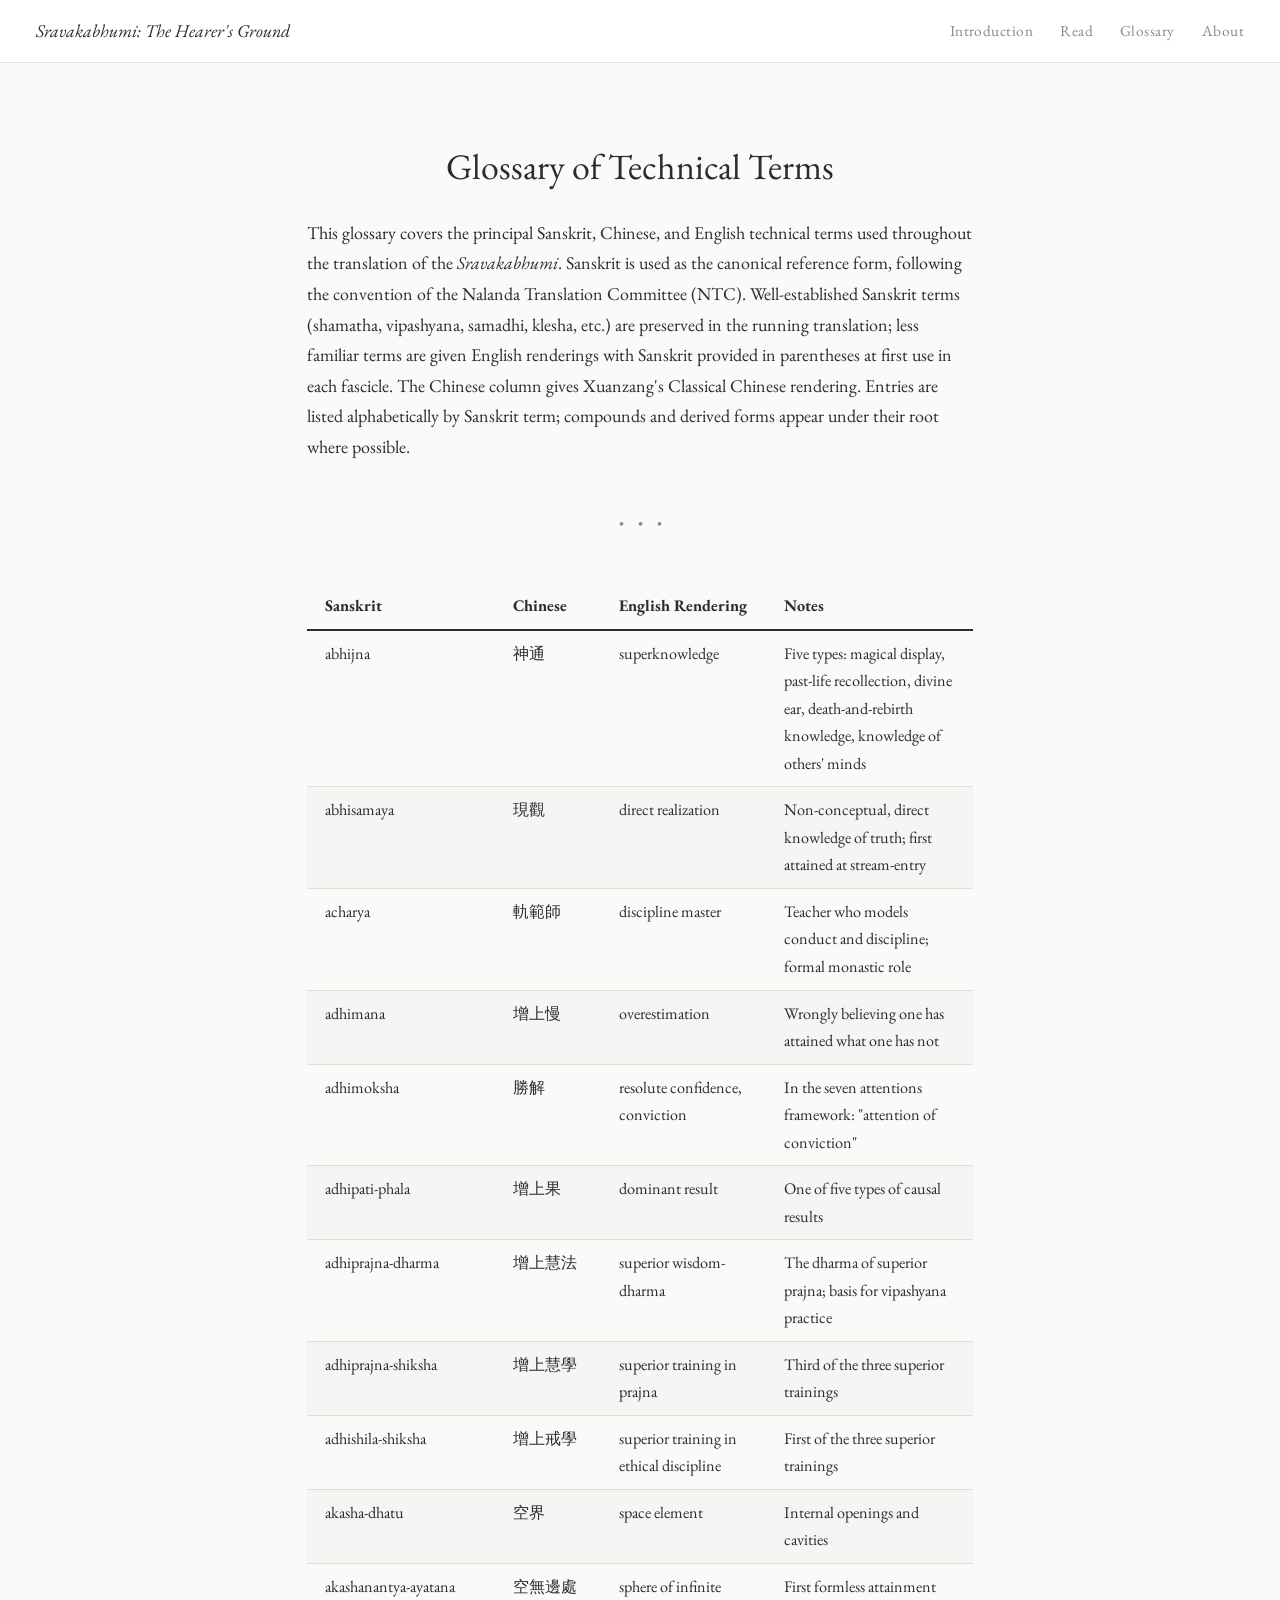
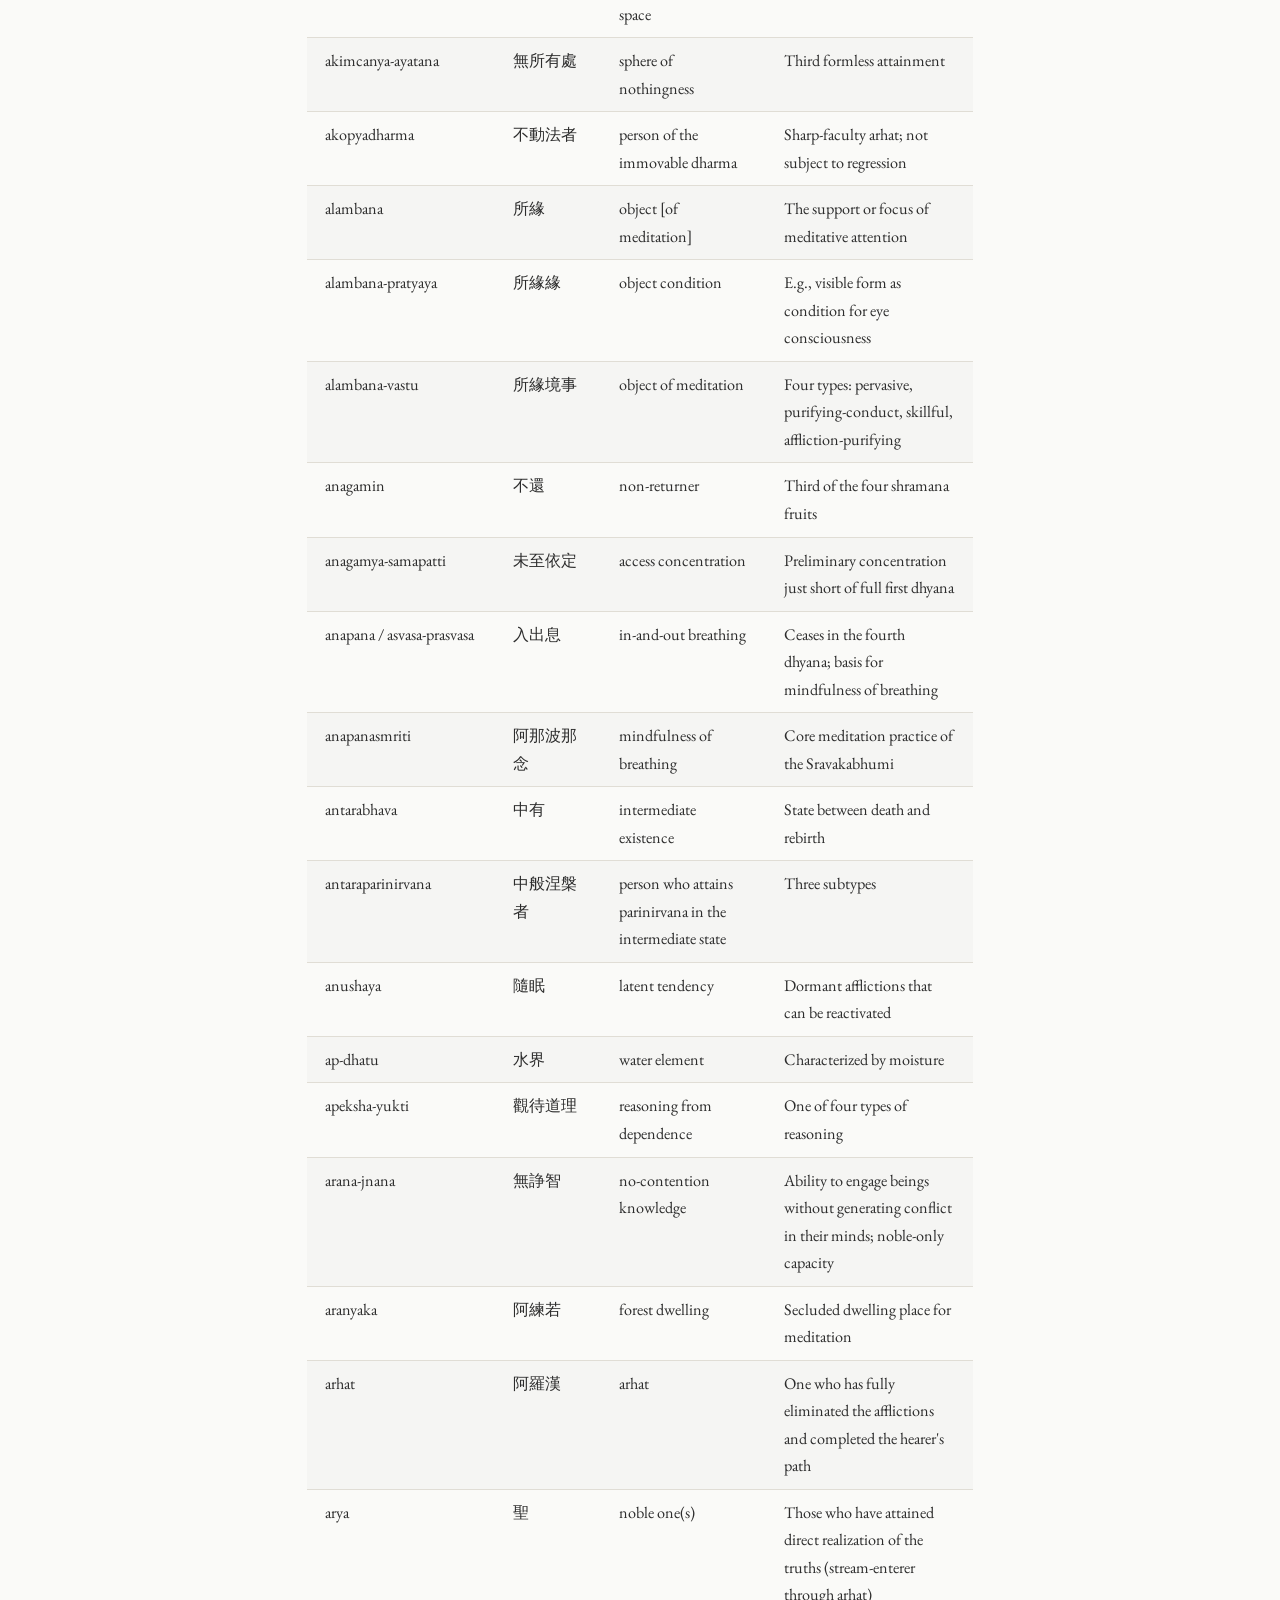
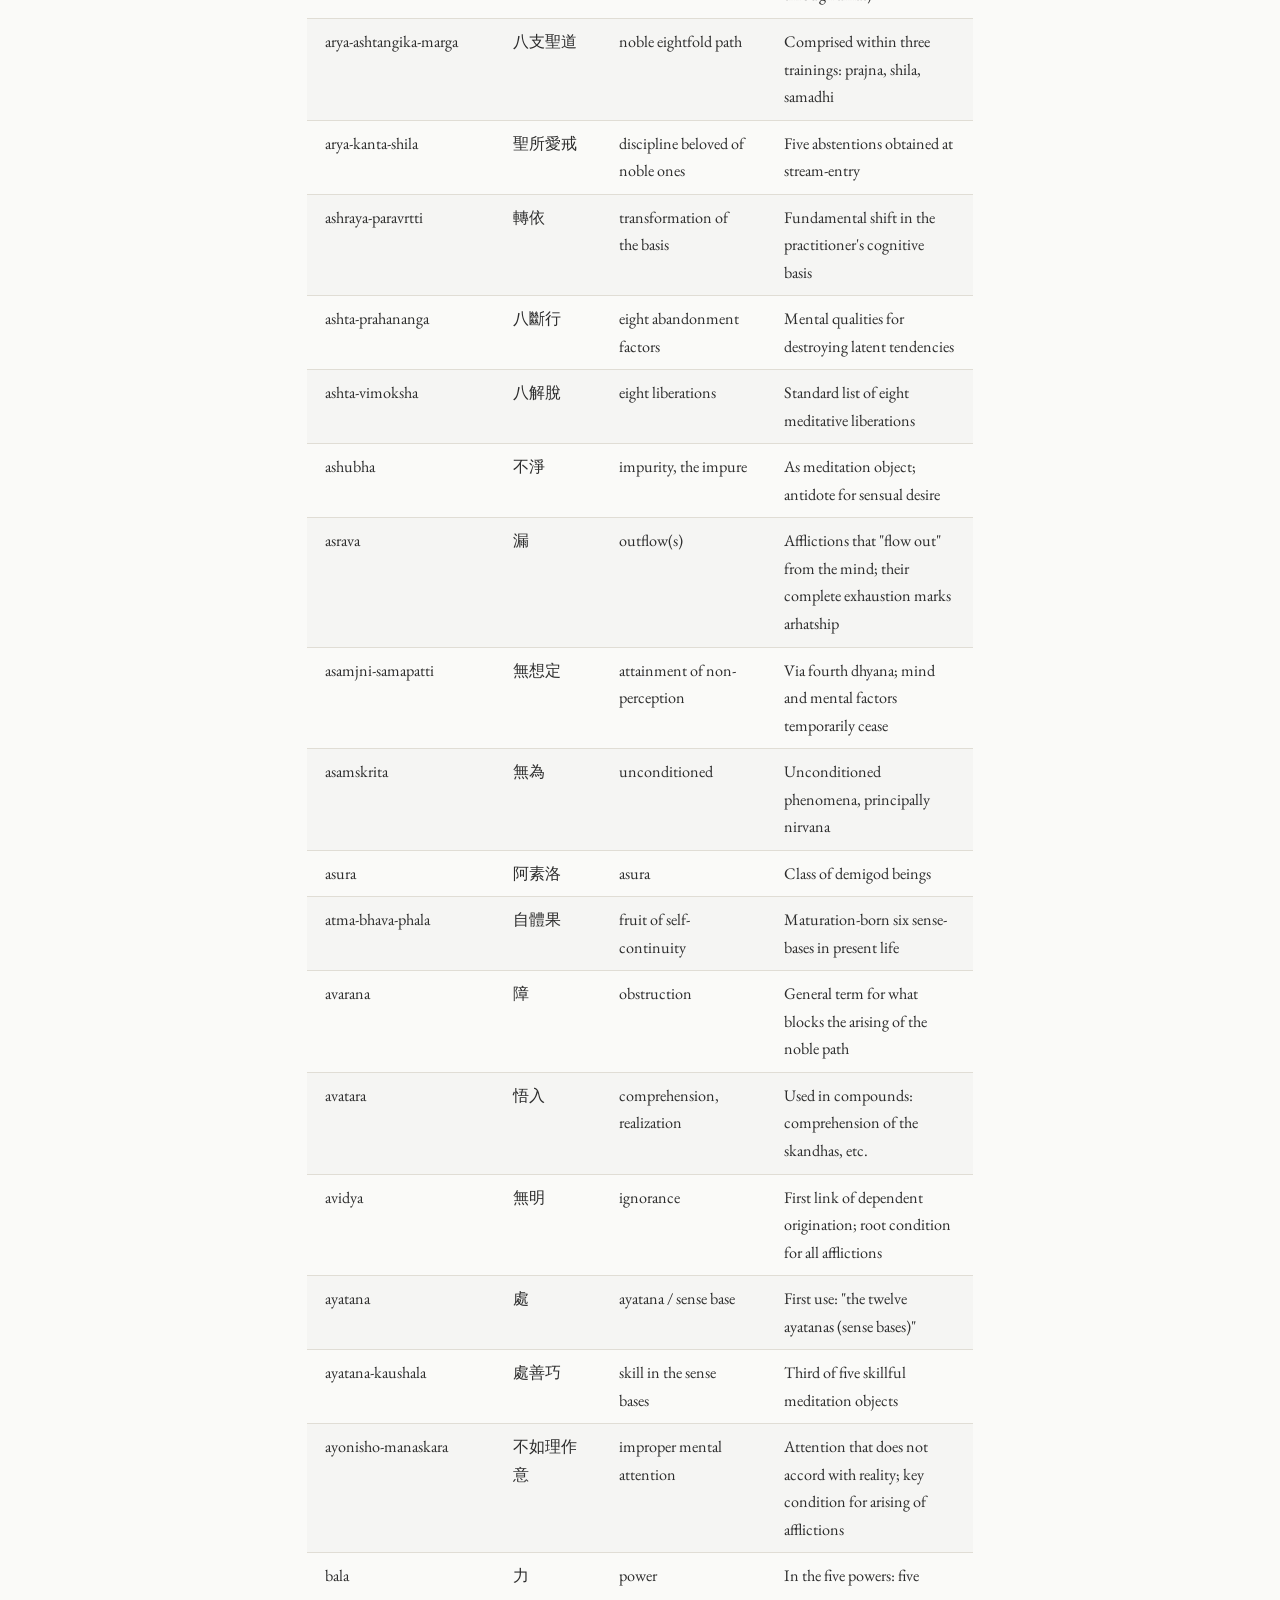
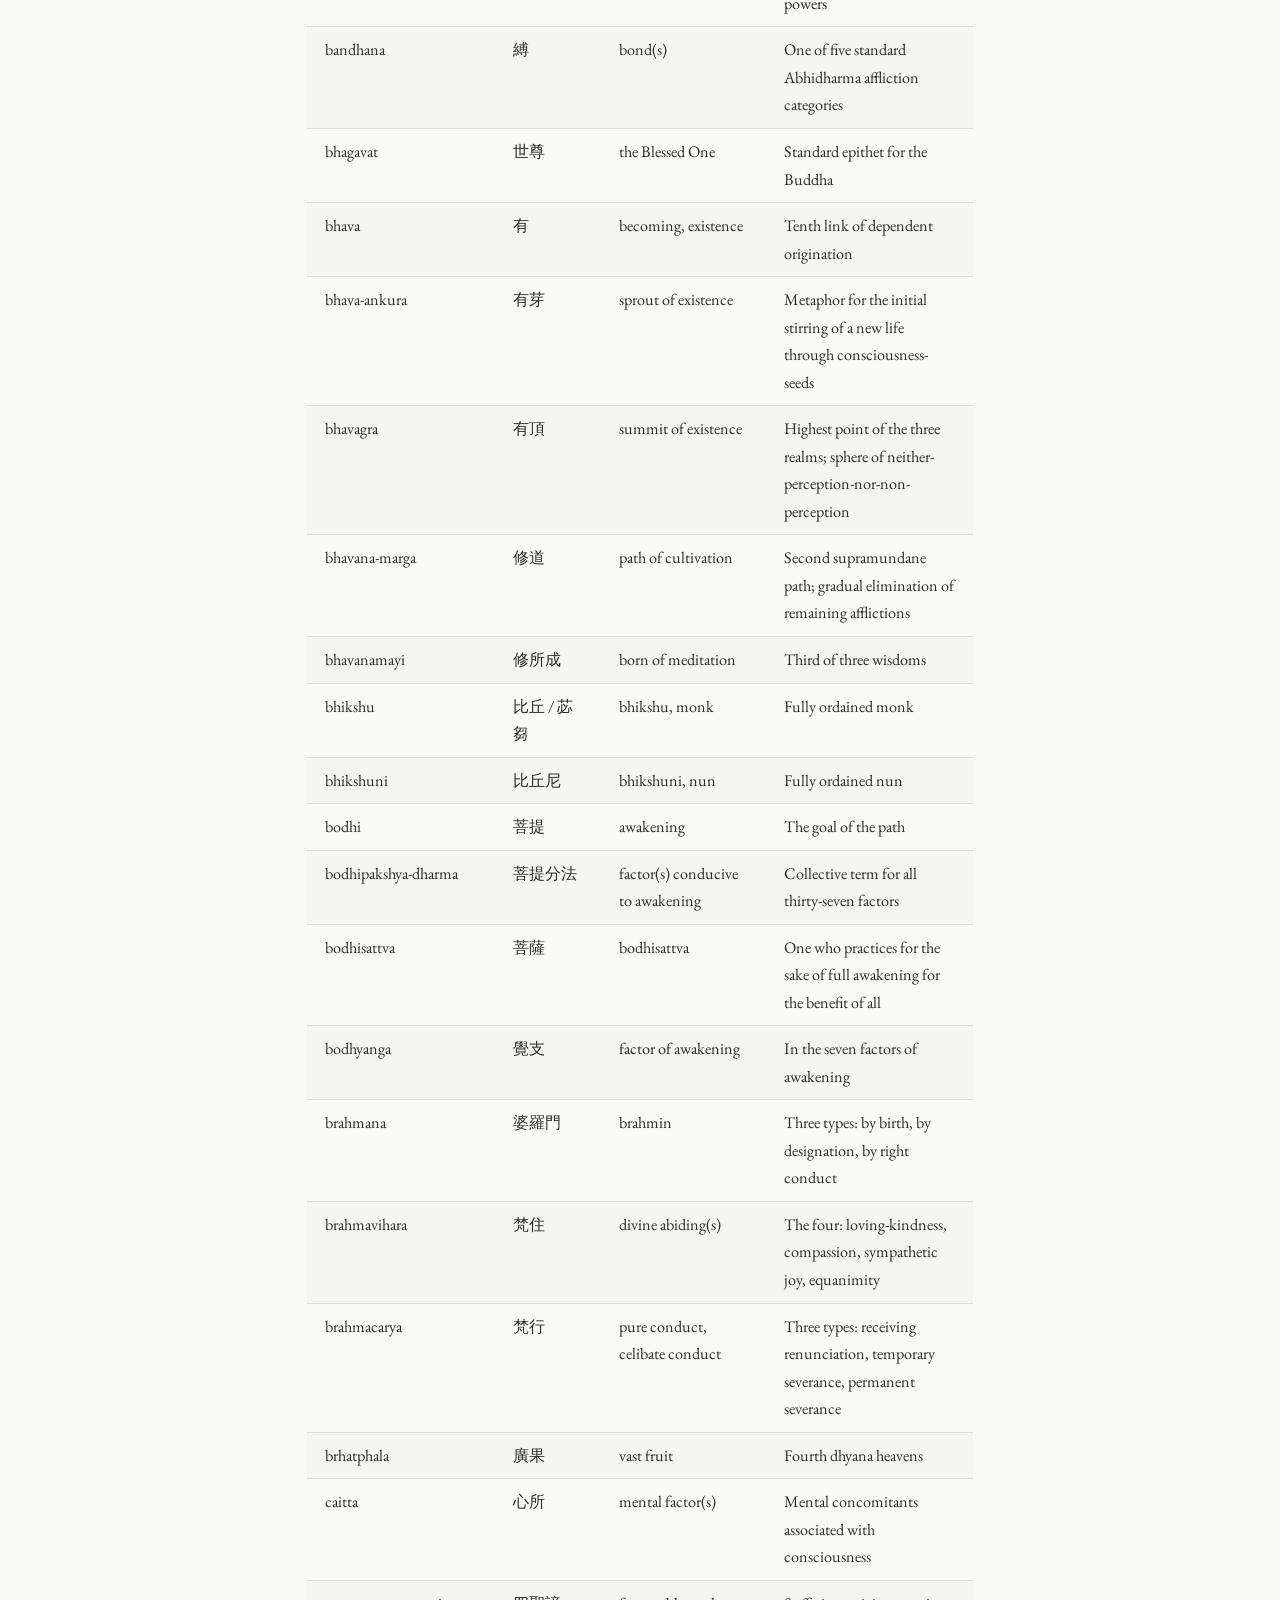
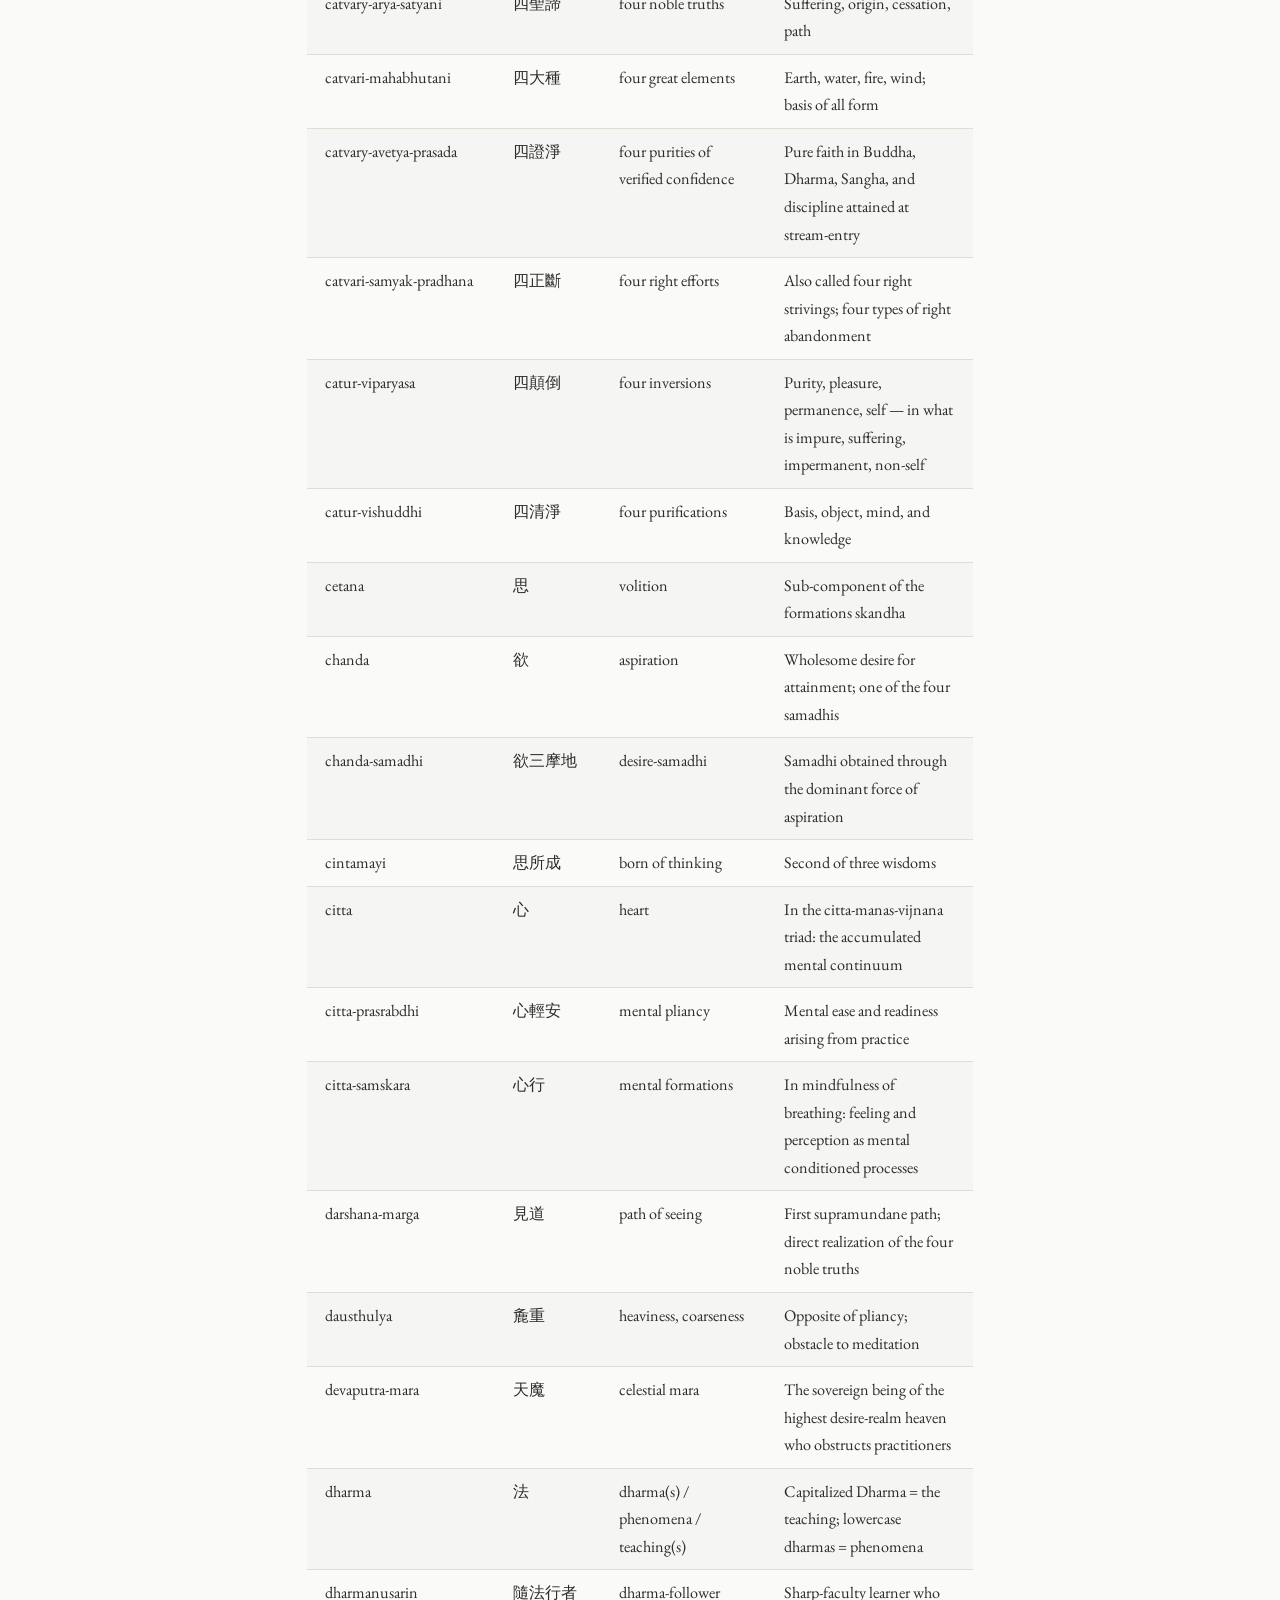
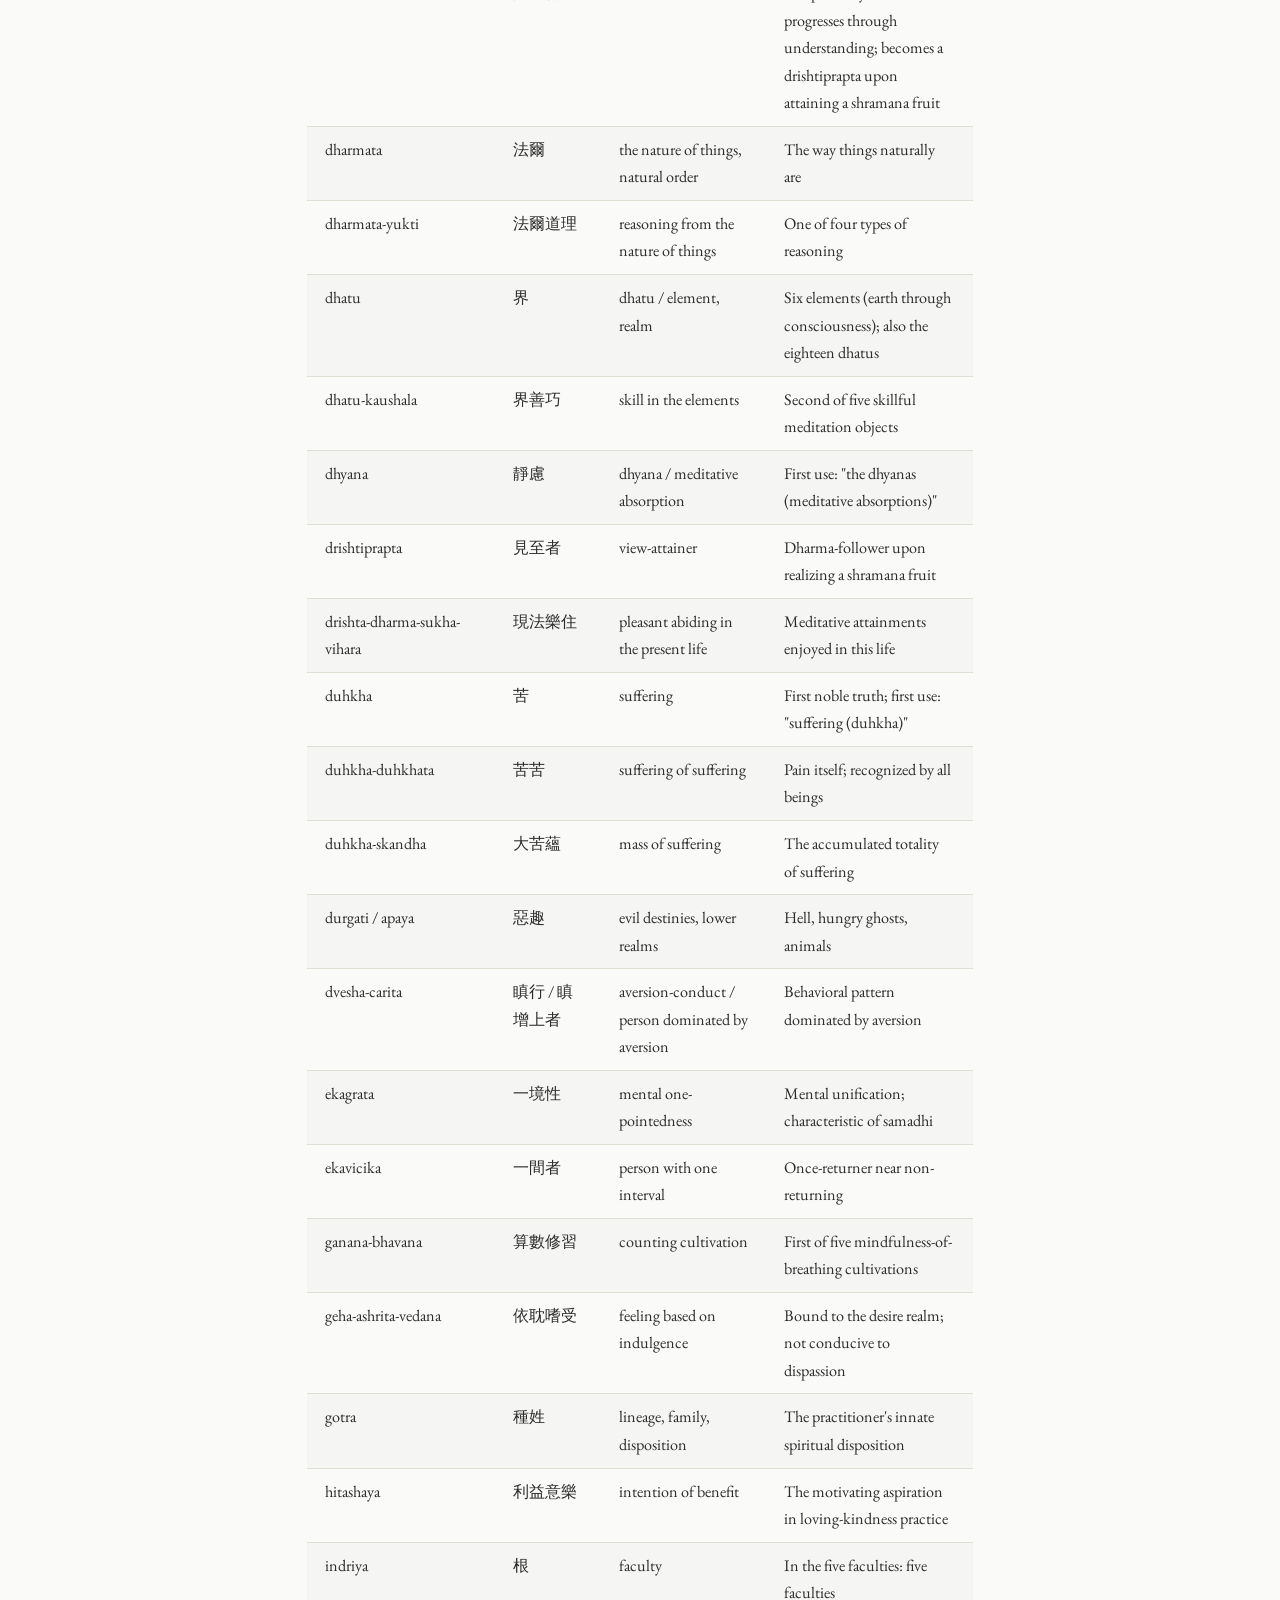
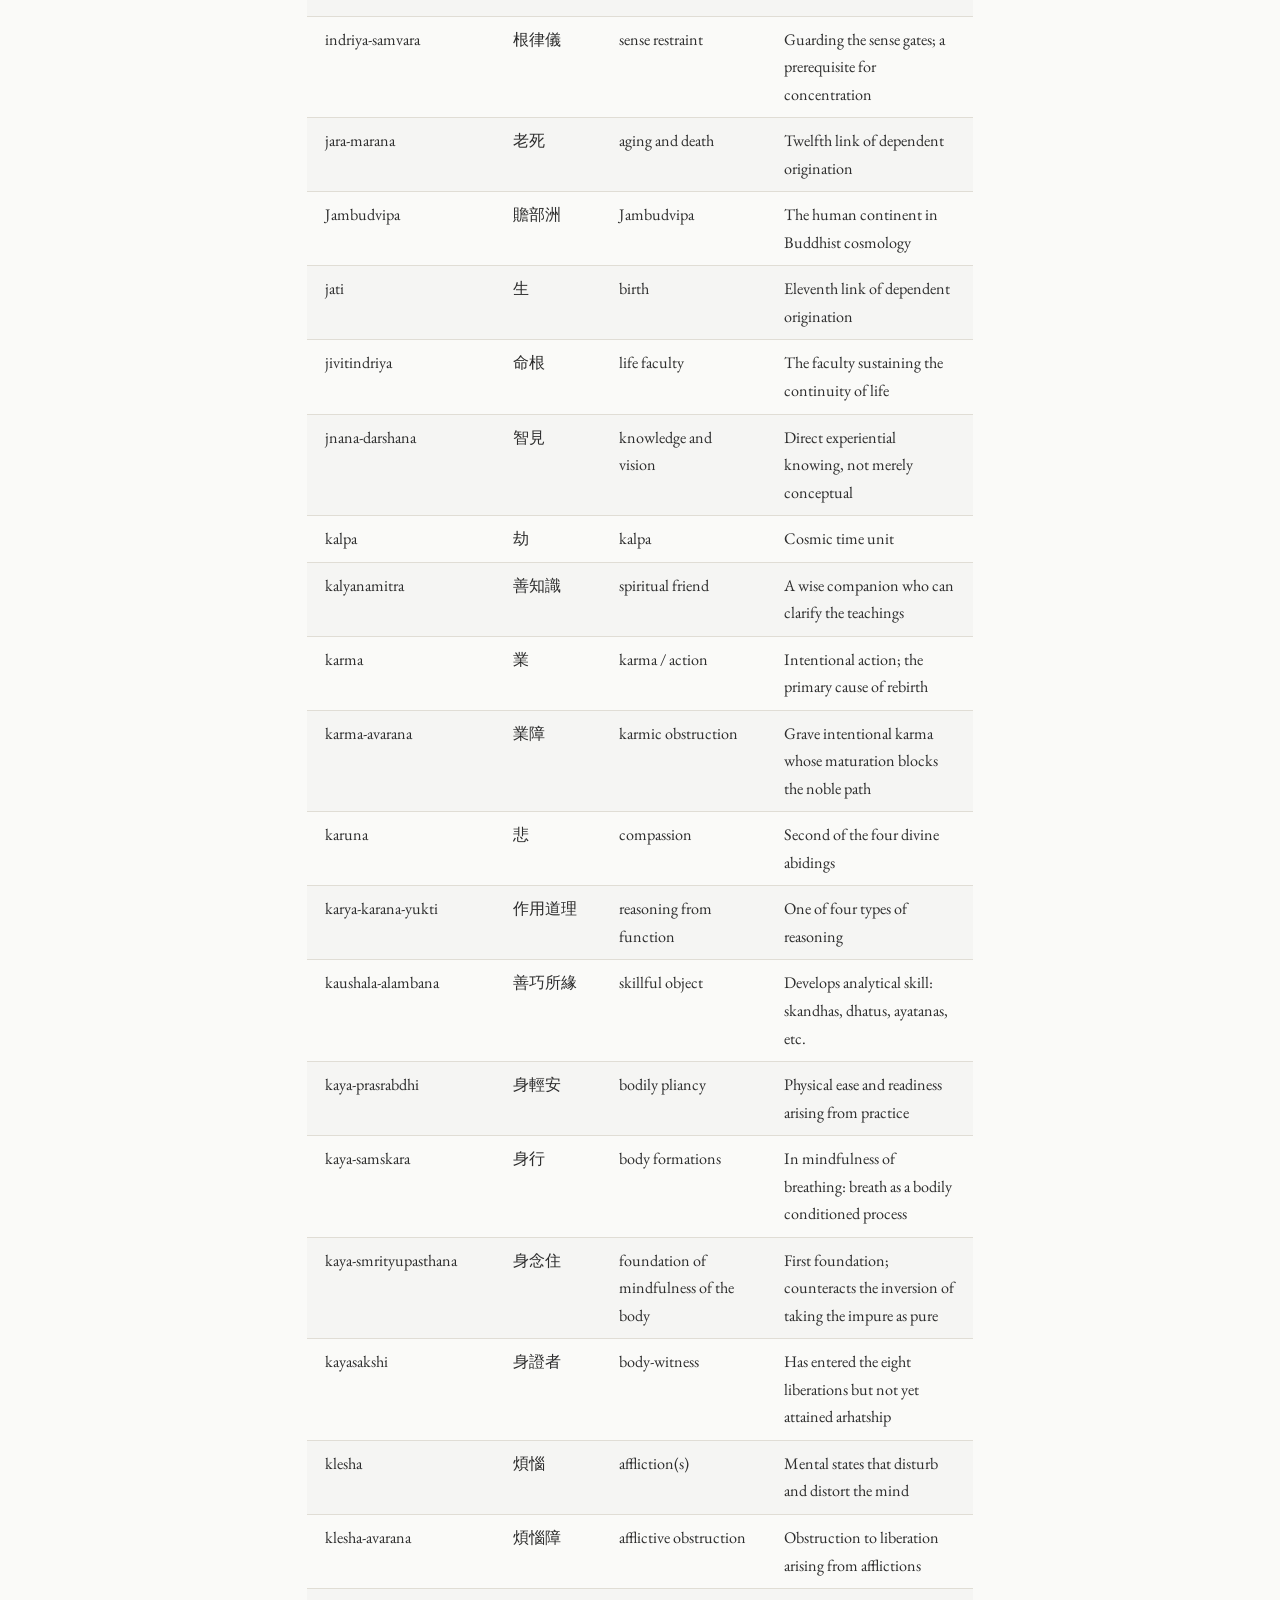
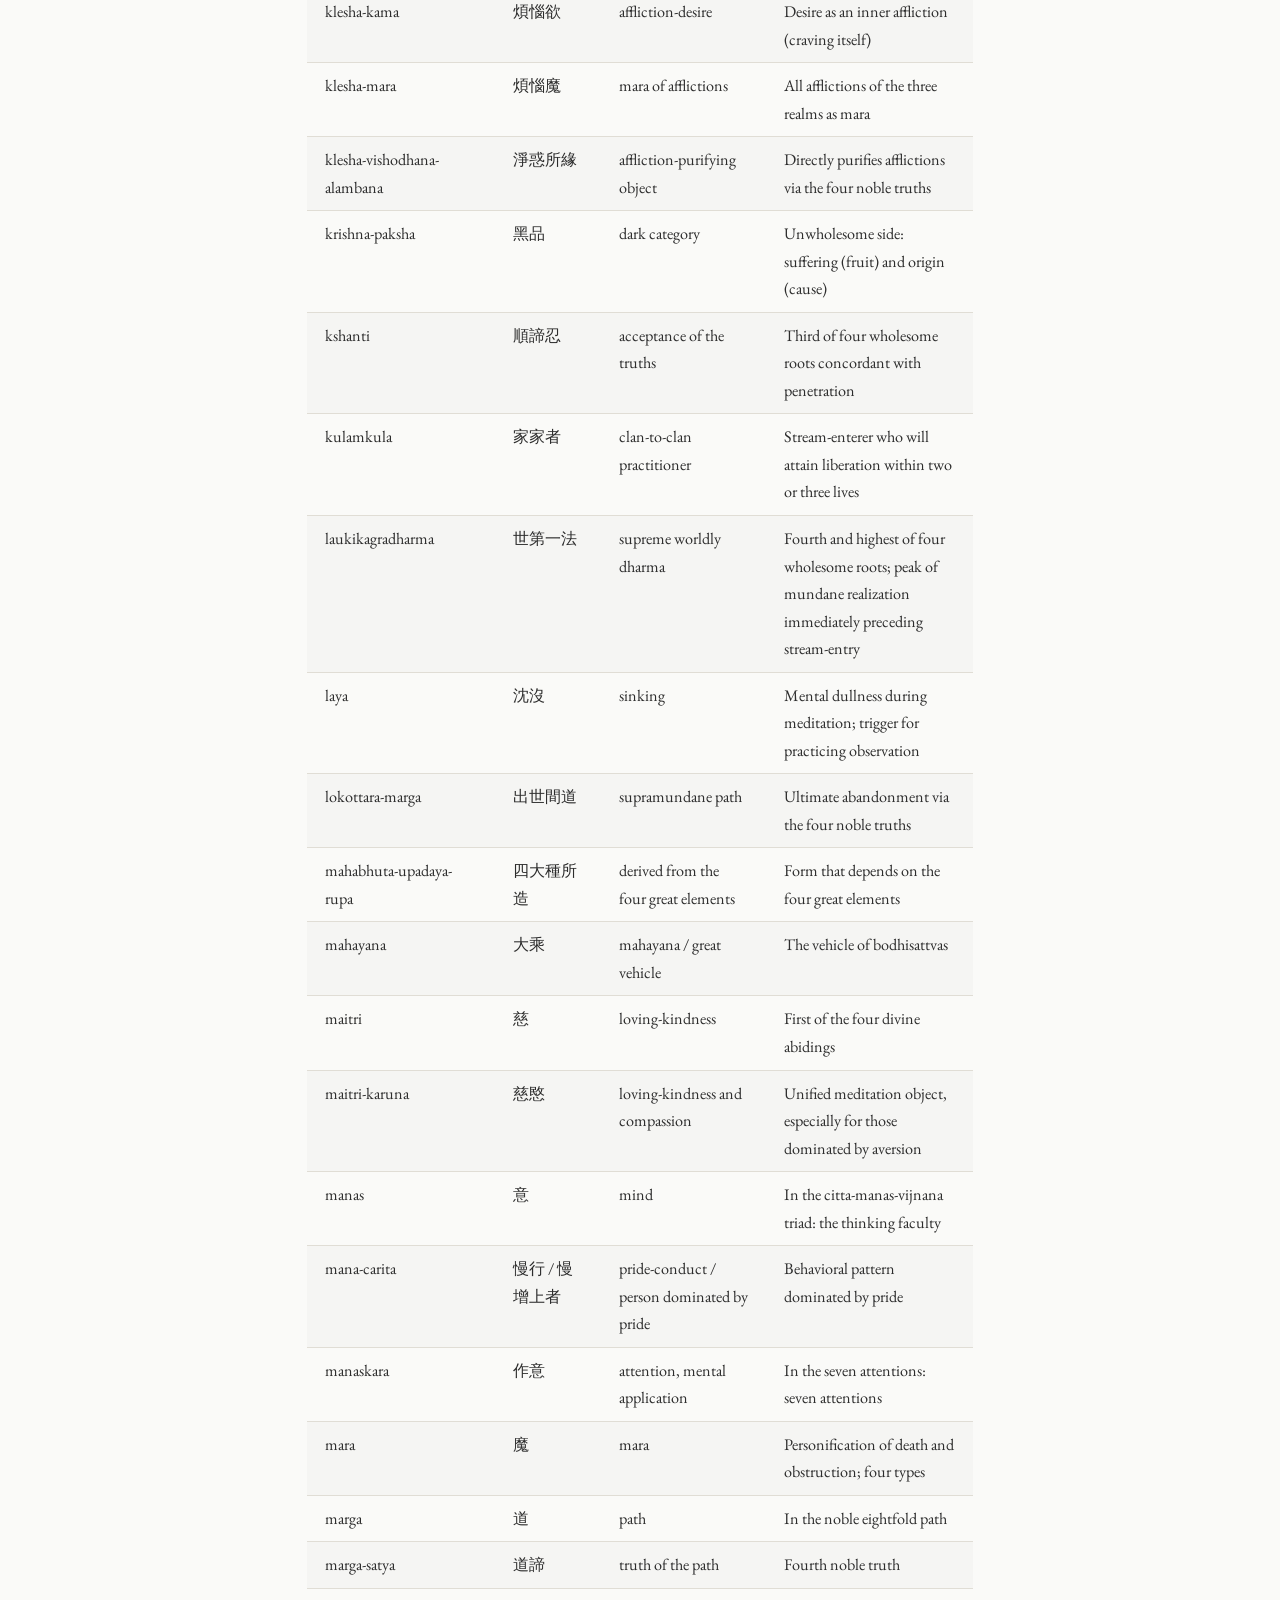
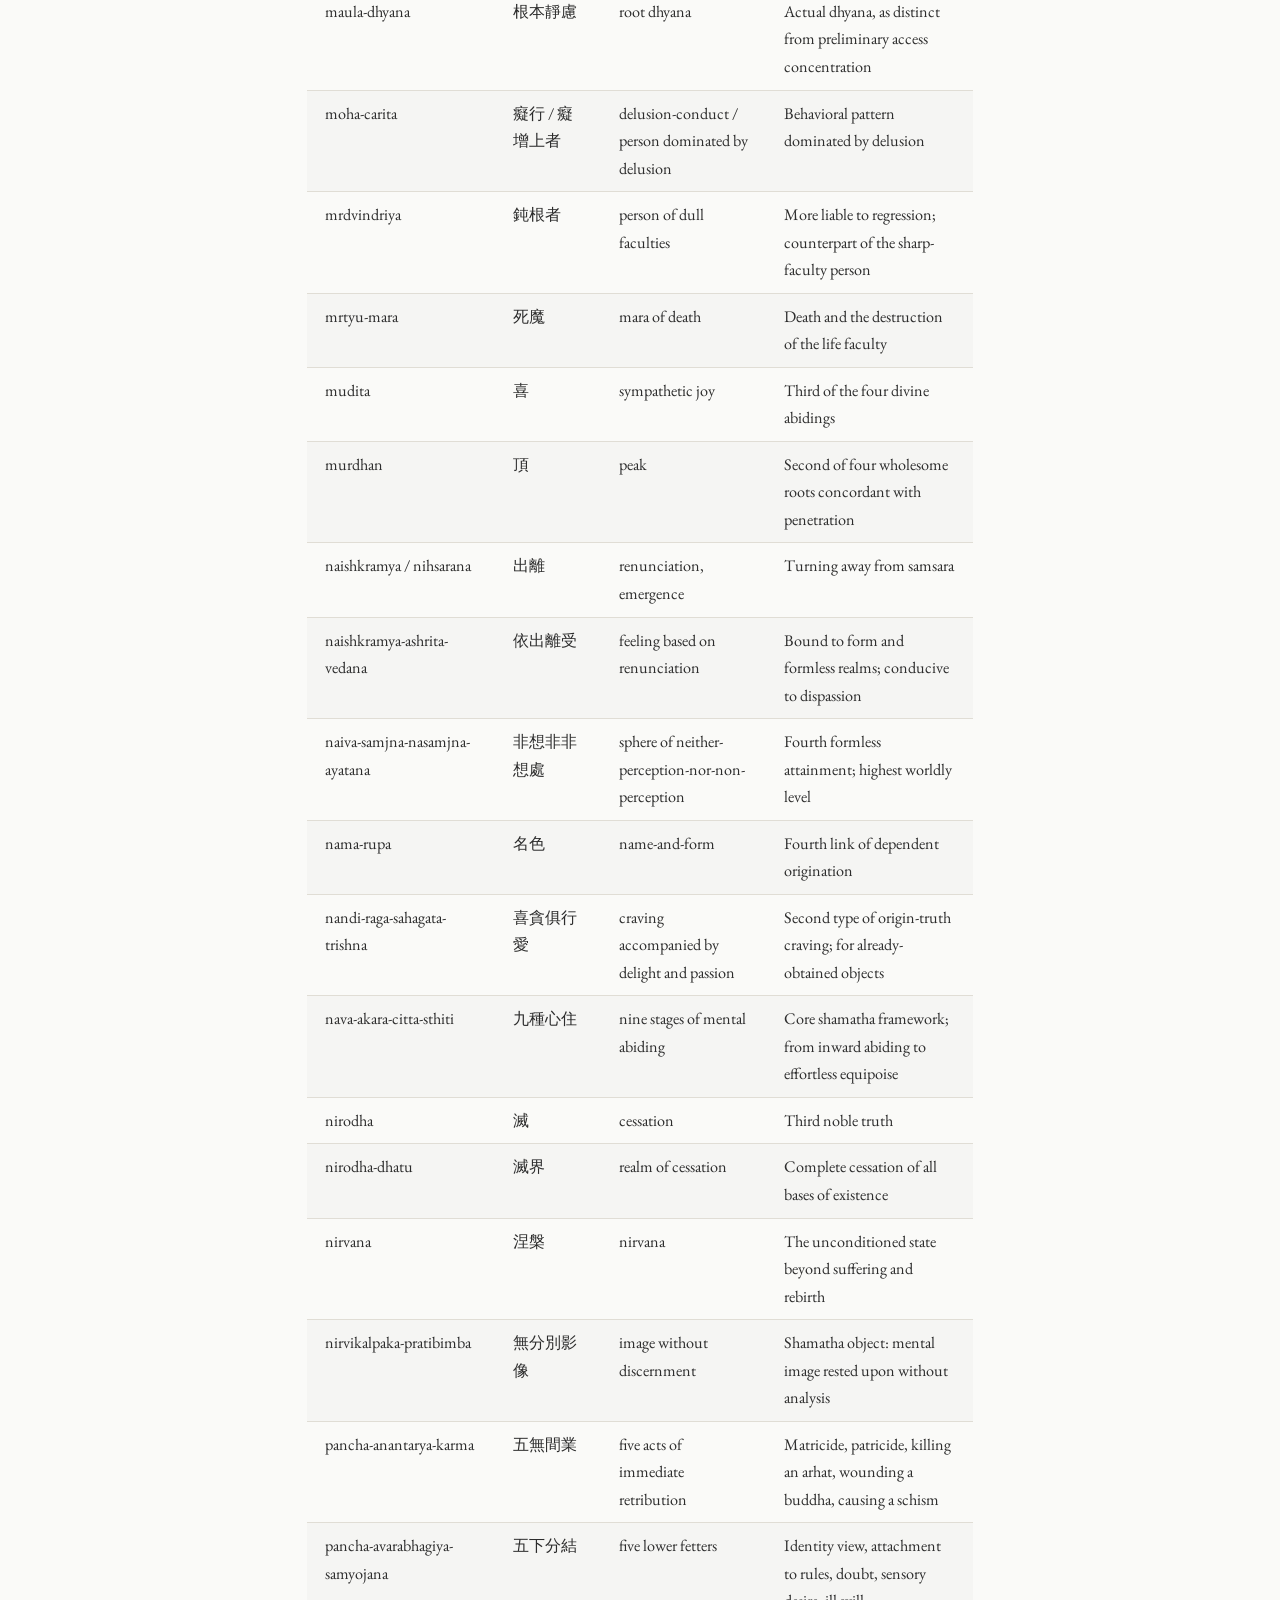
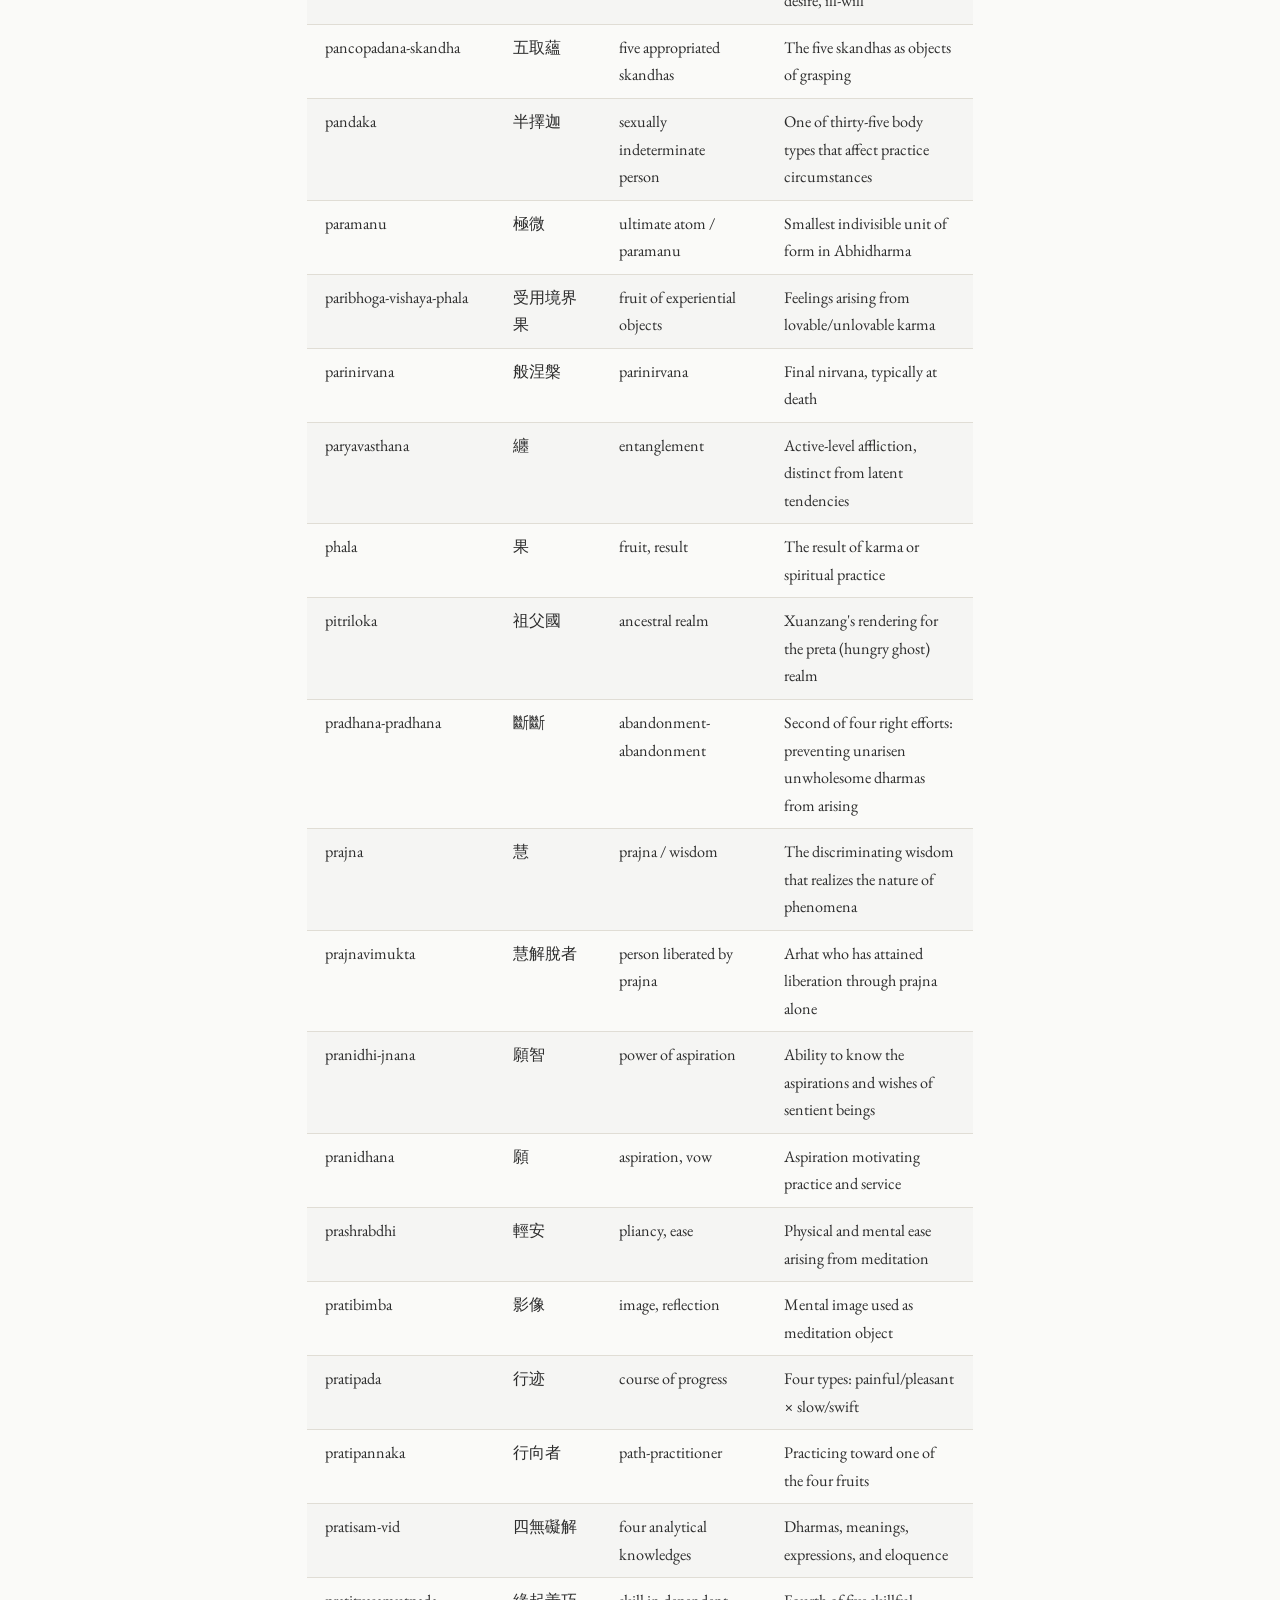
<file: docs/glossary.html>
<!DOCTYPE html>
<html lang="en">
<head>
  <meta charset="UTF-8">
  <meta name="viewport" content="width=device-width, initial-scale=1.0">
  <title>Glossary — Sravakabhumi</title>
  <link rel="preconnect" href="https://fonts.googleapis.com">
  <link rel="preconnect" href="https://fonts.gstatic.com" crossorigin>
  <link href="https://fonts.googleapis.com/css2?family=EB+Garamond:ital,wght@0,400;0,700;1,400;1,700&display=swap" rel="stylesheet">
  <link rel="stylesheet" href="style.css">
</head>
<body>
  <nav class="top-nav">
    <a href="index.html" class="nav-title">Sravakabhumi: The Hearer's Ground</a>
    <div class="nav-links">
      <a href="introduction.html">Introduction</a>
      <a href="index.html#read">Read</a>
      <a href="glossary.html">Glossary</a>
      <a href="methodology.html">About</a>
    </div>
  </nav>

  <main class="content">
    

    <article>
      <h1>Glossary of Technical Terms</h1>
<p>This glossary covers the principal Sanskrit, Chinese, and English technical terms used throughout the translation of the <em>Sravakabhumi</em>. Sanskrit is used as the canonical reference form, following the convention of the Nalanda Translation Committee (NTC). Well-established Sanskrit terms (shamatha, vipashyana, samadhi, klesha, etc.) are preserved in the running translation; less familiar terms are given English renderings with Sanskrit provided in parentheses at first use in each fascicle. The Chinese column gives Xuanzang's Classical Chinese rendering. Entries are listed alphabetically by Sanskrit term; compounds and derived forms appear under their root where possible.</p>
<hr />
<table>
<thead>
<tr>
<th>Sanskrit</th>
<th>Chinese</th>
<th>English Rendering</th>
<th>Notes</th>
</tr>
</thead>
<tbody>
<tr>
<td>abhijna</td>
<td>神通</td>
<td>superknowledge</td>
<td>Five types: magical display, past-life recollection, divine ear, death-and-rebirth knowledge, knowledge of others' minds</td>
</tr>
<tr>
<td>abhisamaya</td>
<td>現觀</td>
<td>direct realization</td>
<td>Non-conceptual, direct knowledge of truth; first attained at stream-entry</td>
</tr>
<tr>
<td>acharya</td>
<td>軌範師</td>
<td>discipline master</td>
<td>Teacher who models conduct and discipline; formal monastic role</td>
</tr>
<tr>
<td>adhimana</td>
<td>增上慢</td>
<td>overestimation</td>
<td>Wrongly believing one has attained what one has not</td>
</tr>
<tr>
<td>adhimoksha</td>
<td>勝解</td>
<td>resolute confidence, conviction</td>
<td>In the seven attentions framework: &quot;attention of conviction&quot;</td>
</tr>
<tr>
<td>adhipati-phala</td>
<td>增上果</td>
<td>dominant result</td>
<td>One of five types of causal results</td>
</tr>
<tr>
<td>adhiprajna-dharma</td>
<td>增上慧法</td>
<td>superior wisdom-dharma</td>
<td>The dharma of superior prajna; basis for vipashyana practice</td>
</tr>
<tr>
<td>adhiprajna-shiksha</td>
<td>增上慧學</td>
<td>superior training in prajna</td>
<td>Third of the three superior trainings</td>
</tr>
<tr>
<td>adhishila-shiksha</td>
<td>增上戒學</td>
<td>superior training in ethical discipline</td>
<td>First of the three superior trainings</td>
</tr>
<tr>
<td>akasha-dhatu</td>
<td>空界</td>
<td>space element</td>
<td>Internal openings and cavities</td>
</tr>
<tr>
<td>akashanantya-ayatana</td>
<td>空無邊處</td>
<td>sphere of infinite space</td>
<td>First formless attainment</td>
</tr>
<tr>
<td>akimcanya-ayatana</td>
<td>無所有處</td>
<td>sphere of nothingness</td>
<td>Third formless attainment</td>
</tr>
<tr>
<td>akopyadharma</td>
<td>不動法者</td>
<td>person of the immovable dharma</td>
<td>Sharp-faculty arhat; not subject to regression</td>
</tr>
<tr>
<td>alambana</td>
<td>所緣</td>
<td>object [of meditation]</td>
<td>The support or focus of meditative attention</td>
</tr>
<tr>
<td>alambana-pratyaya</td>
<td>所緣緣</td>
<td>object condition</td>
<td>E.g., visible form as condition for eye consciousness</td>
</tr>
<tr>
<td>alambana-vastu</td>
<td>所緣境事</td>
<td>object of meditation</td>
<td>Four types: pervasive, purifying-conduct, skillful, affliction-purifying</td>
</tr>
<tr>
<td>anagamin</td>
<td>不還</td>
<td>non-returner</td>
<td>Third of the four shramana fruits</td>
</tr>
<tr>
<td>anagamya-samapatti</td>
<td>未至依定</td>
<td>access concentration</td>
<td>Preliminary concentration just short of full first dhyana</td>
</tr>
<tr>
<td>anapana / asvasa-prasvasa</td>
<td>入出息</td>
<td>in-and-out breathing</td>
<td>Ceases in the fourth dhyana; basis for mindfulness of breathing</td>
</tr>
<tr>
<td>anapanasmriti</td>
<td>阿那波那念</td>
<td>mindfulness of breathing</td>
<td>Core meditation practice of the Sravakabhumi</td>
</tr>
<tr>
<td>antarabhava</td>
<td>中有</td>
<td>intermediate existence</td>
<td>State between death and rebirth</td>
</tr>
<tr>
<td>antaraparinirvana</td>
<td>中般涅槃者</td>
<td>person who attains parinirvana in the intermediate state</td>
<td>Three subtypes</td>
</tr>
<tr>
<td>anushaya</td>
<td>隨眠</td>
<td>latent tendency</td>
<td>Dormant afflictions that can be reactivated</td>
</tr>
<tr>
<td>ap-dhatu</td>
<td>水界</td>
<td>water element</td>
<td>Characterized by moisture</td>
</tr>
<tr>
<td>apeksha-yukti</td>
<td>觀待道理</td>
<td>reasoning from dependence</td>
<td>One of four types of reasoning</td>
</tr>
<tr>
<td>arana-jnana</td>
<td>無諍智</td>
<td>no-contention knowledge</td>
<td>Ability to engage beings without generating conflict in their minds; noble-only capacity</td>
</tr>
<tr>
<td>aranyaka</td>
<td>阿練若</td>
<td>forest dwelling</td>
<td>Secluded dwelling place for meditation</td>
</tr>
<tr>
<td>arhat</td>
<td>阿羅漢</td>
<td>arhat</td>
<td>One who has fully eliminated the afflictions and completed the hearer's path</td>
</tr>
<tr>
<td>arya</td>
<td>聖</td>
<td>noble one(s)</td>
<td>Those who have attained direct realization of the truths (stream-enterer through arhat)</td>
</tr>
<tr>
<td>arya-ashtangika-marga</td>
<td>八支聖道</td>
<td>noble eightfold path</td>
<td>Comprised within three trainings: prajna, shila, samadhi</td>
</tr>
<tr>
<td>arya-kanta-shila</td>
<td>聖所愛戒</td>
<td>discipline beloved of noble ones</td>
<td>Five abstentions obtained at stream-entry</td>
</tr>
<tr>
<td>ashraya-paravrtti</td>
<td>轉依</td>
<td>transformation of the basis</td>
<td>Fundamental shift in the practitioner's cognitive basis</td>
</tr>
<tr>
<td>ashta-prahananga</td>
<td>八斷行</td>
<td>eight abandonment factors</td>
<td>Mental qualities for destroying latent tendencies</td>
</tr>
<tr>
<td>ashta-vimoksha</td>
<td>八解脫</td>
<td>eight liberations</td>
<td>Standard list of eight meditative liberations</td>
</tr>
<tr>
<td>ashubha</td>
<td>不淨</td>
<td>impurity, the impure</td>
<td>As meditation object; antidote for sensual desire</td>
</tr>
<tr>
<td>asrava</td>
<td>漏</td>
<td>outflow(s)</td>
<td>Afflictions that &quot;flow out&quot; from the mind; their complete exhaustion marks arhatship</td>
</tr>
<tr>
<td>asamjni-samapatti</td>
<td>無想定</td>
<td>attainment of non-perception</td>
<td>Via fourth dhyana; mind and mental factors temporarily cease</td>
</tr>
<tr>
<td>asamskrita</td>
<td>無為</td>
<td>unconditioned</td>
<td>Unconditioned phenomena, principally nirvana</td>
</tr>
<tr>
<td>asura</td>
<td>阿素洛</td>
<td>asura</td>
<td>Class of demigod beings</td>
</tr>
<tr>
<td>atma-bhava-phala</td>
<td>自體果</td>
<td>fruit of self-continuity</td>
<td>Maturation-born six sense-bases in present life</td>
</tr>
<tr>
<td>avarana</td>
<td>障</td>
<td>obstruction</td>
<td>General term for what blocks the arising of the noble path</td>
</tr>
<tr>
<td>avatara</td>
<td>悟入</td>
<td>comprehension, realization</td>
<td>Used in compounds: comprehension of the skandhas, etc.</td>
</tr>
<tr>
<td>avidya</td>
<td>無明</td>
<td>ignorance</td>
<td>First link of dependent origination; root condition for all afflictions</td>
</tr>
<tr>
<td>ayatana</td>
<td>處</td>
<td>ayatana / sense base</td>
<td>First use: &quot;the twelve ayatanas (sense bases)&quot;</td>
</tr>
<tr>
<td>ayatana-kaushala</td>
<td>處善巧</td>
<td>skill in the sense bases</td>
<td>Third of five skillful meditation objects</td>
</tr>
<tr>
<td>ayonisho-manaskara</td>
<td>不如理作意</td>
<td>improper mental attention</td>
<td>Attention that does not accord with reality; key condition for arising of afflictions</td>
</tr>
<tr>
<td>bala</td>
<td>力</td>
<td>power</td>
<td>In the five powers: five powers</td>
</tr>
<tr>
<td>bandhana</td>
<td>縛</td>
<td>bond(s)</td>
<td>One of five standard Abhidharma affliction categories</td>
</tr>
<tr>
<td>bhagavat</td>
<td>世尊</td>
<td>the Blessed One</td>
<td>Standard epithet for the Buddha</td>
</tr>
<tr>
<td>bhava</td>
<td>有</td>
<td>becoming, existence</td>
<td>Tenth link of dependent origination</td>
</tr>
<tr>
<td>bhava-ankura</td>
<td>有芽</td>
<td>sprout of existence</td>
<td>Metaphor for the initial stirring of a new life through consciousness-seeds</td>
</tr>
<tr>
<td>bhavagra</td>
<td>有頂</td>
<td>summit of existence</td>
<td>Highest point of the three realms; sphere of neither-perception-nor-non-perception</td>
</tr>
<tr>
<td>bhavana-marga</td>
<td>修道</td>
<td>path of cultivation</td>
<td>Second supramundane path; gradual elimination of remaining afflictions</td>
</tr>
<tr>
<td>bhavanamayi</td>
<td>修所成</td>
<td>born of meditation</td>
<td>Third of three wisdoms</td>
</tr>
<tr>
<td>bhikshu</td>
<td>比丘 / 苾芻</td>
<td>bhikshu, monk</td>
<td>Fully ordained monk</td>
</tr>
<tr>
<td>bhikshuni</td>
<td>比丘尼</td>
<td>bhikshuni, nun</td>
<td>Fully ordained nun</td>
</tr>
<tr>
<td>bodhi</td>
<td>菩提</td>
<td>awakening</td>
<td>The goal of the path</td>
</tr>
<tr>
<td>bodhipakshya-dharma</td>
<td>菩提分法</td>
<td>factor(s) conducive to awakening</td>
<td>Collective term for all thirty-seven factors</td>
</tr>
<tr>
<td>bodhisattva</td>
<td>菩薩</td>
<td>bodhisattva</td>
<td>One who practices for the sake of full awakening for the benefit of all</td>
</tr>
<tr>
<td>bodhyanga</td>
<td>覺支</td>
<td>factor of awakening</td>
<td>In the seven factors of awakening</td>
</tr>
<tr>
<td>brahmana</td>
<td>婆羅門</td>
<td>brahmin</td>
<td>Three types: by birth, by designation, by right conduct</td>
</tr>
<tr>
<td>brahmavihara</td>
<td>梵住</td>
<td>divine abiding(s)</td>
<td>The four: loving-kindness, compassion, sympathetic joy, equanimity</td>
</tr>
<tr>
<td>brahmacarya</td>
<td>梵行</td>
<td>pure conduct, celibate conduct</td>
<td>Three types: receiving renunciation, temporary severance, permanent severance</td>
</tr>
<tr>
<td>brhatphala</td>
<td>廣果</td>
<td>vast fruit</td>
<td>Fourth dhyana heavens</td>
</tr>
<tr>
<td>caitta</td>
<td>心所</td>
<td>mental factor(s)</td>
<td>Mental concomitants associated with consciousness</td>
</tr>
<tr>
<td>catvary-arya-satyani</td>
<td>四聖諦</td>
<td>four noble truths</td>
<td>Suffering, origin, cessation, path</td>
</tr>
<tr>
<td>catvari-mahabhutani</td>
<td>四大種</td>
<td>four great elements</td>
<td>Earth, water, fire, wind; basis of all form</td>
</tr>
<tr>
<td>catvary-avetya-prasada</td>
<td>四證淨</td>
<td>four purities of verified confidence</td>
<td>Pure faith in Buddha, Dharma, Sangha, and discipline attained at stream-entry</td>
</tr>
<tr>
<td>catvari-samyak-pradhana</td>
<td>四正斷</td>
<td>four right efforts</td>
<td>Also called four right strivings; four types of right abandonment</td>
</tr>
<tr>
<td>catur-viparyasa</td>
<td>四顛倒</td>
<td>four inversions</td>
<td>Purity, pleasure, permanence, self — in what is impure, suffering, impermanent, non-self</td>
</tr>
<tr>
<td>catur-vishuddhi</td>
<td>四清淨</td>
<td>four purifications</td>
<td>Basis, object, mind, and knowledge</td>
</tr>
<tr>
<td>cetana</td>
<td>思</td>
<td>volition</td>
<td>Sub-component of the formations skandha</td>
</tr>
<tr>
<td>chanda</td>
<td>欲</td>
<td>aspiration</td>
<td>Wholesome desire for attainment; one of the four samadhis</td>
</tr>
<tr>
<td>chanda-samadhi</td>
<td>欲三摩地</td>
<td>desire-samadhi</td>
<td>Samadhi obtained through the dominant force of aspiration</td>
</tr>
<tr>
<td>cintamayi</td>
<td>思所成</td>
<td>born of thinking</td>
<td>Second of three wisdoms</td>
</tr>
<tr>
<td>citta</td>
<td>心</td>
<td>heart</td>
<td>In the citta-manas-vijnana triad: the accumulated mental continuum</td>
</tr>
<tr>
<td>citta-prasrabdhi</td>
<td>心輕安</td>
<td>mental pliancy</td>
<td>Mental ease and readiness arising from practice</td>
</tr>
<tr>
<td>citta-samskara</td>
<td>心行</td>
<td>mental formations</td>
<td>In mindfulness of breathing: feeling and perception as mental conditioned processes</td>
</tr>
<tr>
<td>darshana-marga</td>
<td>見道</td>
<td>path of seeing</td>
<td>First supramundane path; direct realization of the four noble truths</td>
</tr>
<tr>
<td>dausthulya</td>
<td>麁重</td>
<td>heaviness, coarseness</td>
<td>Opposite of pliancy; obstacle to meditation</td>
</tr>
<tr>
<td>devaputra-mara</td>
<td>天魔</td>
<td>celestial mara</td>
<td>The sovereign being of the highest desire-realm heaven who obstructs practitioners</td>
</tr>
<tr>
<td>dharma</td>
<td>法</td>
<td>dharma(s) / phenomena / teaching(s)</td>
<td>Capitalized Dharma = the teaching; lowercase dharmas = phenomena</td>
</tr>
<tr>
<td>dharmanusarin</td>
<td>隨法行者</td>
<td>dharma-follower</td>
<td>Sharp-faculty learner who progresses through understanding; becomes a drishtiprapta upon attaining a shramana fruit</td>
</tr>
<tr>
<td>dharmata</td>
<td>法爾</td>
<td>the nature of things, natural order</td>
<td>The way things naturally are</td>
</tr>
<tr>
<td>dharmata-yukti</td>
<td>法爾道理</td>
<td>reasoning from the nature of things</td>
<td>One of four types of reasoning</td>
</tr>
<tr>
<td>dhatu</td>
<td>界</td>
<td>dhatu / element, realm</td>
<td>Six elements (earth through consciousness); also the eighteen dhatus</td>
</tr>
<tr>
<td>dhatu-kaushala</td>
<td>界善巧</td>
<td>skill in the elements</td>
<td>Second of five skillful meditation objects</td>
</tr>
<tr>
<td>dhyana</td>
<td>靜慮</td>
<td>dhyana / meditative absorption</td>
<td>First use: &quot;the dhyanas (meditative absorptions)&quot;</td>
</tr>
<tr>
<td>drishtiprapta</td>
<td>見至者</td>
<td>view-attainer</td>
<td>Dharma-follower upon realizing a shramana fruit</td>
</tr>
<tr>
<td>drishta-dharma-sukha-vihara</td>
<td>現法樂住</td>
<td>pleasant abiding in the present life</td>
<td>Meditative attainments enjoyed in this life</td>
</tr>
<tr>
<td>duhkha</td>
<td>苦</td>
<td>suffering</td>
<td>First noble truth; first use: &quot;suffering (duhkha)&quot;</td>
</tr>
<tr>
<td>duhkha-duhkhata</td>
<td>苦苦</td>
<td>suffering of suffering</td>
<td>Pain itself; recognized by all beings</td>
</tr>
<tr>
<td>duhkha-skandha</td>
<td>大苦蘊</td>
<td>mass of suffering</td>
<td>The accumulated totality of suffering</td>
</tr>
<tr>
<td>durgati / apaya</td>
<td>惡趣</td>
<td>evil destinies, lower realms</td>
<td>Hell, hungry ghosts, animals</td>
</tr>
<tr>
<td>dvesha-carita</td>
<td>瞋行 / 瞋增上者</td>
<td>aversion-conduct / person dominated by aversion</td>
<td>Behavioral pattern dominated by aversion</td>
</tr>
<tr>
<td>ekagrata</td>
<td>一境性</td>
<td>mental one-pointedness</td>
<td>Mental unification; characteristic of samadhi</td>
</tr>
<tr>
<td>ekavicika</td>
<td>一間者</td>
<td>person with one interval</td>
<td>Once-returner near non-returning</td>
</tr>
<tr>
<td>ganana-bhavana</td>
<td>算數修習</td>
<td>counting cultivation</td>
<td>First of five mindfulness-of-breathing cultivations</td>
</tr>
<tr>
<td>geha-ashrita-vedana</td>
<td>依耽嗜受</td>
<td>feeling based on indulgence</td>
<td>Bound to the desire realm; not conducive to dispassion</td>
</tr>
<tr>
<td>gotra</td>
<td>種姓</td>
<td>lineage, family, disposition</td>
<td>The practitioner's innate spiritual disposition</td>
</tr>
<tr>
<td>hitashaya</td>
<td>利益意樂</td>
<td>intention of benefit</td>
<td>The motivating aspiration in loving-kindness practice</td>
</tr>
<tr>
<td>indriya</td>
<td>根</td>
<td>faculty</td>
<td>In the five faculties: five faculties</td>
</tr>
<tr>
<td>indriya-samvara</td>
<td>根律儀</td>
<td>sense restraint</td>
<td>Guarding the sense gates; a prerequisite for concentration</td>
</tr>
<tr>
<td>jara-marana</td>
<td>老死</td>
<td>aging and death</td>
<td>Twelfth link of dependent origination</td>
</tr>
<tr>
<td>Jambudvipa</td>
<td>贍部洲</td>
<td>Jambudvipa</td>
<td>The human continent in Buddhist cosmology</td>
</tr>
<tr>
<td>jati</td>
<td>生</td>
<td>birth</td>
<td>Eleventh link of dependent origination</td>
</tr>
<tr>
<td>jivitindriya</td>
<td>命根</td>
<td>life faculty</td>
<td>The faculty sustaining the continuity of life</td>
</tr>
<tr>
<td>jnana-darshana</td>
<td>智見</td>
<td>knowledge and vision</td>
<td>Direct experiential knowing, not merely conceptual</td>
</tr>
<tr>
<td>kalpa</td>
<td>劫</td>
<td>kalpa</td>
<td>Cosmic time unit</td>
</tr>
<tr>
<td>kalyanamitra</td>
<td>善知識</td>
<td>spiritual friend</td>
<td>A wise companion who can clarify the teachings</td>
</tr>
<tr>
<td>karma</td>
<td>業</td>
<td>karma / action</td>
<td>Intentional action; the primary cause of rebirth</td>
</tr>
<tr>
<td>karma-avarana</td>
<td>業障</td>
<td>karmic obstruction</td>
<td>Grave intentional karma whose maturation blocks the noble path</td>
</tr>
<tr>
<td>karuna</td>
<td>悲</td>
<td>compassion</td>
<td>Second of the four divine abidings</td>
</tr>
<tr>
<td>karya-karana-yukti</td>
<td>作用道理</td>
<td>reasoning from function</td>
<td>One of four types of reasoning</td>
</tr>
<tr>
<td>kaushala-alambana</td>
<td>善巧所緣</td>
<td>skillful object</td>
<td>Develops analytical skill: skandhas, dhatus, ayatanas, etc.</td>
</tr>
<tr>
<td>kaya-prasrabdhi</td>
<td>身輕安</td>
<td>bodily pliancy</td>
<td>Physical ease and readiness arising from practice</td>
</tr>
<tr>
<td>kaya-samskara</td>
<td>身行</td>
<td>body formations</td>
<td>In mindfulness of breathing: breath as a bodily conditioned process</td>
</tr>
<tr>
<td>kaya-smrityupasthana</td>
<td>身念住</td>
<td>foundation of mindfulness of the body</td>
<td>First foundation; counteracts the inversion of taking the impure as pure</td>
</tr>
<tr>
<td>kayasakshi</td>
<td>身證者</td>
<td>body-witness</td>
<td>Has entered the eight liberations but not yet attained arhatship</td>
</tr>
<tr>
<td>klesha</td>
<td>煩惱</td>
<td>affliction(s)</td>
<td>Mental states that disturb and distort the mind</td>
</tr>
<tr>
<td>klesha-avarana</td>
<td>煩惱障</td>
<td>afflictive obstruction</td>
<td>Obstruction to liberation arising from afflictions</td>
</tr>
<tr>
<td>klesha-kama</td>
<td>煩惱欲</td>
<td>affliction-desire</td>
<td>Desire as an inner affliction (craving itself)</td>
</tr>
<tr>
<td>klesha-mara</td>
<td>煩惱魔</td>
<td>mara of afflictions</td>
<td>All afflictions of the three realms as mara</td>
</tr>
<tr>
<td>klesha-vishodhana-alambana</td>
<td>淨惑所緣</td>
<td>affliction-purifying object</td>
<td>Directly purifies afflictions via the four noble truths</td>
</tr>
<tr>
<td>krishna-paksha</td>
<td>黑品</td>
<td>dark category</td>
<td>Unwholesome side: suffering (fruit) and origin (cause)</td>
</tr>
<tr>
<td>kshanti</td>
<td>順諦忍</td>
<td>acceptance of the truths</td>
<td>Third of four wholesome roots concordant with penetration</td>
</tr>
<tr>
<td>kulamkula</td>
<td>家家者</td>
<td>clan-to-clan practitioner</td>
<td>Stream-enterer who will attain liberation within two or three lives</td>
</tr>
<tr>
<td>laukikagradharma</td>
<td>世第一法</td>
<td>supreme worldly dharma</td>
<td>Fourth and highest of four wholesome roots; peak of mundane realization immediately preceding stream-entry</td>
</tr>
<tr>
<td>laya</td>
<td>沈沒</td>
<td>sinking</td>
<td>Mental dullness during meditation; trigger for practicing observation</td>
</tr>
<tr>
<td>lokottara-marga</td>
<td>出世間道</td>
<td>supramundane path</td>
<td>Ultimate abandonment via the four noble truths</td>
</tr>
<tr>
<td>mahabhuta-upadaya-rupa</td>
<td>四大種所造</td>
<td>derived from the four great elements</td>
<td>Form that depends on the four great elements</td>
</tr>
<tr>
<td>mahayana</td>
<td>大乘</td>
<td>mahayana / great vehicle</td>
<td>The vehicle of bodhisattvas</td>
</tr>
<tr>
<td>maitri</td>
<td>慈</td>
<td>loving-kindness</td>
<td>First of the four divine abidings</td>
</tr>
<tr>
<td>maitri-karuna</td>
<td>慈愍</td>
<td>loving-kindness and compassion</td>
<td>Unified meditation object, especially for those dominated by aversion</td>
</tr>
<tr>
<td>manas</td>
<td>意</td>
<td>mind</td>
<td>In the citta-manas-vijnana triad: the thinking faculty</td>
</tr>
<tr>
<td>mana-carita</td>
<td>慢行 / 慢增上者</td>
<td>pride-conduct / person dominated by pride</td>
<td>Behavioral pattern dominated by pride</td>
</tr>
<tr>
<td>manaskara</td>
<td>作意</td>
<td>attention, mental application</td>
<td>In the seven attentions: seven attentions</td>
</tr>
<tr>
<td>mara</td>
<td>魔</td>
<td>mara</td>
<td>Personification of death and obstruction; four types</td>
</tr>
<tr>
<td>marga</td>
<td>道</td>
<td>path</td>
<td>In the noble eightfold path</td>
</tr>
<tr>
<td>marga-satya</td>
<td>道諦</td>
<td>truth of the path</td>
<td>Fourth noble truth</td>
</tr>
<tr>
<td>maula-dhyana</td>
<td>根本靜慮</td>
<td>root dhyana</td>
<td>Actual dhyana, as distinct from preliminary access concentration</td>
</tr>
<tr>
<td>moha-carita</td>
<td>癡行 / 癡增上者</td>
<td>delusion-conduct / person dominated by delusion</td>
<td>Behavioral pattern dominated by delusion</td>
</tr>
<tr>
<td>mrdvindriya</td>
<td>鈍根者</td>
<td>person of dull faculties</td>
<td>More liable to regression; counterpart of the sharp-faculty person</td>
</tr>
<tr>
<td>mrtyu-mara</td>
<td>死魔</td>
<td>mara of death</td>
<td>Death and the destruction of the life faculty</td>
</tr>
<tr>
<td>mudita</td>
<td>喜</td>
<td>sympathetic joy</td>
<td>Third of the four divine abidings</td>
</tr>
<tr>
<td>murdhan</td>
<td>頂</td>
<td>peak</td>
<td>Second of four wholesome roots concordant with penetration</td>
</tr>
<tr>
<td>naishkramya / nihsarana</td>
<td>出離</td>
<td>renunciation, emergence</td>
<td>Turning away from samsara</td>
</tr>
<tr>
<td>naishkramya-ashrita-vedana</td>
<td>依出離受</td>
<td>feeling based on renunciation</td>
<td>Bound to form and formless realms; conducive to dispassion</td>
</tr>
<tr>
<td>naiva-samjna-nasamjna-ayatana</td>
<td>非想非非想處</td>
<td>sphere of neither-perception-nor-non-perception</td>
<td>Fourth formless attainment; highest worldly level</td>
</tr>
<tr>
<td>nama-rupa</td>
<td>名色</td>
<td>name-and-form</td>
<td>Fourth link of dependent origination</td>
</tr>
<tr>
<td>nandi-raga-sahagata-trishna</td>
<td>喜貪俱行愛</td>
<td>craving accompanied by delight and passion</td>
<td>Second type of origin-truth craving; for already-obtained objects</td>
</tr>
<tr>
<td>nava-akara-citta-sthiti</td>
<td>九種心住</td>
<td>nine stages of mental abiding</td>
<td>Core shamatha framework; from inward abiding to effortless equipoise</td>
</tr>
<tr>
<td>nirodha</td>
<td>滅</td>
<td>cessation</td>
<td>Third noble truth</td>
</tr>
<tr>
<td>nirodha-dhatu</td>
<td>滅界</td>
<td>realm of cessation</td>
<td>Complete cessation of all bases of existence</td>
</tr>
<tr>
<td>nirvana</td>
<td>涅槃</td>
<td>nirvana</td>
<td>The unconditioned state beyond suffering and rebirth</td>
</tr>
<tr>
<td>nirvikalpaka-pratibimba</td>
<td>無分別影像</td>
<td>image without discernment</td>
<td>Shamatha object: mental image rested upon without analysis</td>
</tr>
<tr>
<td>pancha-anantarya-karma</td>
<td>五無間業</td>
<td>five acts of immediate retribution</td>
<td>Matricide, patricide, killing an arhat, wounding a buddha, causing a schism</td>
</tr>
<tr>
<td>pancha-avarabhagiya-samyojana</td>
<td>五下分結</td>
<td>five lower fetters</td>
<td>Identity view, attachment to rules, doubt, sensory desire, ill-will</td>
</tr>
<tr>
<td>pancopadana-skandha</td>
<td>五取蘊</td>
<td>five appropriated skandhas</td>
<td>The five skandhas as objects of grasping</td>
</tr>
<tr>
<td>pandaka</td>
<td>半擇迦</td>
<td>sexually indeterminate person</td>
<td>One of thirty-five body types that affect practice circumstances</td>
</tr>
<tr>
<td>paramanu</td>
<td>極微</td>
<td>ultimate atom / paramanu</td>
<td>Smallest indivisible unit of form in Abhidharma</td>
</tr>
<tr>
<td>paribhoga-vishaya-phala</td>
<td>受用境界果</td>
<td>fruit of experiential objects</td>
<td>Feelings arising from lovable/unlovable karma</td>
</tr>
<tr>
<td>parinirvana</td>
<td>般涅槃</td>
<td>parinirvana</td>
<td>Final nirvana, typically at death</td>
</tr>
<tr>
<td>paryavasthana</td>
<td>纏</td>
<td>entanglement</td>
<td>Active-level affliction, distinct from latent tendencies</td>
</tr>
<tr>
<td>phala</td>
<td>果</td>
<td>fruit, result</td>
<td>The result of karma or spiritual practice</td>
</tr>
<tr>
<td>pitriloka</td>
<td>祖父國</td>
<td>ancestral realm</td>
<td>Xuanzang's rendering for the preta (hungry ghost) realm</td>
</tr>
<tr>
<td>pradhana-pradhana</td>
<td>斷斷</td>
<td>abandonment-abandonment</td>
<td>Second of four right efforts: preventing unarisen unwholesome dharmas from arising</td>
</tr>
<tr>
<td>prajna</td>
<td>慧</td>
<td>prajna / wisdom</td>
<td>The discriminating wisdom that realizes the nature of phenomena</td>
</tr>
<tr>
<td>prajnavimukta</td>
<td>慧解脫者</td>
<td>person liberated by prajna</td>
<td>Arhat who has attained liberation through prajna alone</td>
</tr>
<tr>
<td>pranidhi-jnana</td>
<td>願智</td>
<td>power of aspiration</td>
<td>Ability to know the aspirations and wishes of sentient beings</td>
</tr>
<tr>
<td>pranidhana</td>
<td>願</td>
<td>aspiration, vow</td>
<td>Aspiration motivating practice and service</td>
</tr>
<tr>
<td>prashrabdhi</td>
<td>輕安</td>
<td>pliancy, ease</td>
<td>Physical and mental ease arising from meditation</td>
</tr>
<tr>
<td>pratibimba</td>
<td>影像</td>
<td>image, reflection</td>
<td>Mental image used as meditation object</td>
</tr>
<tr>
<td>pratipada</td>
<td>行迹</td>
<td>course of progress</td>
<td>Four types: painful/pleasant × slow/swift</td>
</tr>
<tr>
<td>pratipannaka</td>
<td>行向者</td>
<td>path-practitioner</td>
<td>Practicing toward one of the four fruits</td>
</tr>
<tr>
<td>pratisam-vid</td>
<td>四無礙解</td>
<td>four analytical knowledges</td>
<td>Dharmas, meanings, expressions, and eloquence</td>
</tr>
<tr>
<td>pratityasamutpada-kaushala</td>
<td>緣起善巧</td>
<td>skill in dependent origination</td>
<td>Fourth of five skillful meditation objects</td>
</tr>
<tr>
<td>pratyaksha</td>
<td>現量</td>
<td>direct perception</td>
<td>Non-conceptual knowing of things as they are</td>
</tr>
<tr>
<td>pratyekabuddha</td>
<td>獨覺</td>
<td>pratyekabuddha / solitary realizer</td>
<td>One who attains awakening without relying on a teacher</td>
</tr>
<tr>
<td>pravicaya</td>
<td>簡擇</td>
<td>investigation</td>
<td>Vipashyana analytical activity</td>
</tr>
<tr>
<td>pravrajita</td>
<td>出家</td>
<td>renunciant, one gone forth</td>
<td>Two types: in right teaching, in wrong teaching</td>
</tr>
<tr>
<td>prayoga</td>
<td>加行</td>
<td>preparatory practice, application</td>
<td>Preparatory practice; &quot;application&quot; in general contexts</td>
</tr>
<tr>
<td>prayoga-nishtha-manaskara</td>
<td>加行究竟作意</td>
<td>attention of completed application</td>
<td>Sixth of seven attentions; culmination of preparatory practice</td>
</tr>
<tr>
<td>prahana-dhatu</td>
<td>斷界</td>
<td>realm of abandonment</td>
<td>Afflictions abandoned by the path of seeing</td>
</tr>
<tr>
<td>priti</td>
<td>喜</td>
<td>joy, rapture</td>
<td>Dhyana factor; &quot;rapture&quot; in the context of the first and second dhyanas</td>
</tr>
<tr>
<td>prithivi-dhatu</td>
<td>地界</td>
<td>earth element</td>
<td>Characterized by solidity</td>
</tr>
<tr>
<td>prithagjana</td>
<td>凡夫/異生</td>
<td>ordinary being(s)</td>
<td>Those who have not yet penetrated the truths</td>
</tr>
<tr>
<td>pudgala</td>
<td>補特伽羅</td>
<td>person, individual</td>
<td>The individual person in Abhidharma contexts</td>
</tr>
<tr>
<td>punarbhava-trishna</td>
<td>後有愛</td>
<td>craving for continued existence</td>
<td>First type of origin-truth craving</td>
</tr>
<tr>
<td>punya-samskara</td>
<td>福行</td>
<td>meritorious formations</td>
<td>Wholesome karma generating favorable rebirth</td>
</tr>
<tr>
<td>raga-carita</td>
<td>貪行 / 貪增上者</td>
<td>greed-conduct / person dominated by greed</td>
<td>Behavioral pattern dominated by greed</td>
</tr>
<tr>
<td>riddhipada</td>
<td>神足</td>
<td>basis of supernatural power</td>
<td>Four bases: aspiration, effort, mind, and investigation samadhis</td>
</tr>
<tr>
<td>rupa</td>
<td>色</td>
<td>form, material form</td>
<td>First of the five skandhas; also the form realm</td>
</tr>
<tr>
<td>rupa-dhatu</td>
<td>色界</td>
<td>form realm</td>
<td>The middle realm; refined materiality without sensual desire</td>
</tr>
<tr>
<td>sakridagamin</td>
<td>一來</td>
<td>once-returner</td>
<td>Second of the four shramana fruits</td>
</tr>
<tr>
<td>sabhisamskara-parinirvana</td>
<td>有行般涅槃者</td>
<td>person who attains parinirvana with exertion</td>
<td>Non-returner who attains parinirvana after sustained effort</td>
</tr>
<tr>
<td>sama-carita</td>
<td>得平等者</td>
<td>person of balanced disposition</td>
<td>One whose behavioral tendencies are in balance</td>
</tr>
<tr>
<td>samadhi</td>
<td>三摩地 / 定</td>
<td>samadhi / meditative concentration</td>
<td>First use: &quot;samadhi (meditative concentration)&quot;</td>
</tr>
<tr>
<td>samadhi-avarana</td>
<td>定障</td>
<td>concentration obstruction</td>
<td>What blocks the arising or development of samadhi</td>
</tr>
<tr>
<td>samadhi-ja-priti-sukha</td>
<td>定生喜樂</td>
<td>joy and bliss born of concentration</td>
<td>Characteristic formula phrase of the second dhyana</td>
</tr>
<tr>
<td>samadhi-sambhara</td>
<td>定資糧</td>
<td>samadhi resources</td>
<td>Prerequisites for concentration: shila, sense restraint, food moderation, wakefulness, alertness</td>
</tr>
<tr>
<td>samanantara-pratyaya</td>
<td>等無間緣</td>
<td>immediately preceding condition</td>
<td>Previous moment of consciousness enabling the next</td>
</tr>
<tr>
<td>samanaskara</td>
<td>有作意</td>
<td>possessed of attention</td>
<td>Threshold status marking genuine shamatha attainment; first gain of form-realm concentrated attention</td>
</tr>
<tr>
<td>samapatti</td>
<td>等持</td>
<td>meditative attainment</td>
<td>A state of concentrated meditative attainment</td>
</tr>
<tr>
<td>samahita</td>
<td>等引</td>
<td>meditative equipoise</td>
<td>The state of meditative stillness and balance</td>
</tr>
<tr>
<td>samahita-bhumi</td>
<td>三摩呬多地</td>
<td>ground of meditative equipoise</td>
<td>The mental ground or level of meditative equipoise</td>
</tr>
<tr>
<td>sambhara</td>
<td>資糧</td>
<td>accumulation(s), provision(s)</td>
<td>Four types: merit, wisdom, prior-life, present-life</td>
</tr>
<tr>
<td>samjna</td>
<td>想</td>
<td>perception, recognition</td>
<td>Third of the five skandhas</td>
</tr>
<tr>
<td>samjna-vedayita-nirodha</td>
<td>滅受想定</td>
<td>cessation of perception and feeling</td>
<td>Eighth liberation; also called the cessation attainment</td>
</tr>
<tr>
<td>samkara-duhkhata</td>
<td>行苦</td>
<td>suffering of conditioned existence</td>
<td>Pervasive unsatisfactoriness of all conditioned skandhas</td>
</tr>
<tr>
<td>samskara</td>
<td>行</td>
<td>formation(s)</td>
<td>Fourth of the five skandhas; also &quot;all conditioned phenomena&quot;</td>
</tr>
<tr>
<td>samskrita</td>
<td>有為</td>
<td>conditioned</td>
<td>Conditioned phenomena: the five skandhas bound to the three realms</td>
</tr>
<tr>
<td>samudaya</td>
<td>集</td>
<td>origin, arising</td>
<td>Second noble truth</td>
</tr>
<tr>
<td>samvara-pradhana</td>
<td>律儀斷</td>
<td>discipline-abandonment</td>
<td>First of four right efforts: abandoning arisen unwholesome dharmas</td>
</tr>
<tr>
<td>samvriti-marga</td>
<td>世俗道</td>
<td>worldly path</td>
<td>Temporary abandonment via coarse/peaceful contemplation</td>
</tr>
<tr>
<td>samyojana</td>
<td>結</td>
<td>fetter</td>
<td>In the three fetters: three fetters cut at stream-entry</td>
</tr>
<tr>
<td>samyak-samadhi</td>
<td>正定</td>
<td>right samadhi</td>
<td>Eighth factor of the noble eightfold path; samadhi training</td>
</tr>
<tr>
<td>samyaktva-niyama</td>
<td>正性離生</td>
<td>certainty of correctness</td>
<td>Entry into the noble path; attained via direct realization of the truths</td>
</tr>
<tr>
<td>saptakritbhava-parama</td>
<td>極七返有者</td>
<td>person with at most seven lives</td>
<td>Stream-enterer who will attain liberation within seven lives</td>
</tr>
<tr>
<td>saptatrimshad-bodhipakshya-dharma</td>
<td>三十七菩提分法</td>
<td>thirty-seven factors conducive to awakening</td>
<td>The complete set of factors supporting awakening</td>
</tr>
<tr>
<td>sarvatraga-alambana</td>
<td>遍滿所緣</td>
<td>pervasive object</td>
<td>Pervades shamatha, vipashyana, all phenomena, and truth</td>
</tr>
<tr>
<td>satkaya-drishti</td>
<td>薩迦耶見</td>
<td>view of the transitory collection</td>
<td>First of the three fetters; also called identity view</td>
</tr>
<tr>
<td>sattva</td>
<td>有情</td>
<td>sentient being(s), being(s)</td>
<td>Living beings in general</td>
</tr>
<tr>
<td>savikalpaka-pratibimba</td>
<td>有分別影像</td>
<td>image with discernment</td>
<td>Vipashyana object: mental image subjected to analytical investigation</td>
</tr>
<tr>
<td>shaiksha</td>
<td>有學</td>
<td>learner</td>
<td>One who has entered the noble path but not yet attained arhatship</td>
</tr>
<tr>
<td>shamatha</td>
<td>奢摩他</td>
<td>shamatha / calm abiding</td>
<td>First use: &quot;shamatha (calm abiding)&quot;</td>
</tr>
<tr>
<td>shila</td>
<td>戒</td>
<td>shila / ethical discipline</td>
<td>The training in moral conduct</td>
</tr>
<tr>
<td>shila-samvara</td>
<td>戒律儀</td>
<td>discipline of moral conduct</td>
<td>The training in ethical discipline; a prerequisite for concentration</td>
</tr>
<tr>
<td>shila-vrata-paramarsha</td>
<td>戒禁取</td>
<td>attachment to rules and observances</td>
<td>Second of the three fetters</td>
</tr>
<tr>
<td>shraddhanusarin</td>
<td>隨信行者</td>
<td>faith-follower</td>
<td>Dull-faculty learner who progresses through faith; becomes a shraddhavimukta upon attaining a shramana fruit</td>
</tr>
<tr>
<td>skandha</td>
<td>蘊</td>
<td>skandha(s) / aggregate(s)</td>
<td>First use: &quot;the five skandhas (aggregates)&quot;</td>
</tr>
<tr>
<td>skandha-kaushala</td>
<td>蘊善巧</td>
<td>skill in the skandhas</td>
<td>First of five skillful meditation objects</td>
</tr>
<tr>
<td>skandha-mara</td>
<td>蘊魔</td>
<td>mara of the skandhas</td>
<td>The five appropriating skandhas as a form of mara</td>
</tr>
<tr>
<td>smriti</td>
<td>念</td>
<td>mindfulness</td>
<td>The quality of bearing the object in mind without forgetting</td>
</tr>
<tr>
<td>smriti-bodhyanga</td>
<td>念覺支</td>
<td>mindfulness factor of awakening</td>
<td>Pervades both shamatha and vipashyana</td>
</tr>
<tr>
<td>smrityupasthana</td>
<td>念住</td>
<td>foundation of mindfulness</td>
<td>Four foundations: body, feeling, mind, dharmas</td>
</tr>
<tr>
<td>sparsha</td>
<td>觸</td>
<td>contact</td>
<td>Sixth link of dependent origination; sense contact in general</td>
</tr>
<tr>
<td>srota-apanna</td>
<td>預流</td>
<td>stream-enterer</td>
<td>First of the four shramana fruits; has cut the three fetters</td>
</tr>
<tr>
<td>sthana-asthana-kaushala</td>
<td>處非處善巧</td>
<td>skill in the possible and impossible</td>
<td>Fifth of five skillful meditation objects</td>
</tr>
<tr>
<td>sthavira</td>
<td>長老</td>
<td>elder</td>
<td>Title of respect for senior monastics</td>
</tr>
<tr>
<td>styana-middha</td>
<td>惛沈睡眠</td>
<td>torpor and drowsiness</td>
<td>One of the five hindrances</td>
</tr>
<tr>
<td>subhakrtsna</td>
<td>遍淨</td>
<td>universal purity</td>
<td>Third dhyana heavens</td>
</tr>
<tr>
<td>sugata</td>
<td>善逝</td>
<td>well-gone one</td>
<td>Epithet of the Buddha: one who has &quot;gone well&quot;</td>
</tr>
<tr>
<td>sukhashaya</td>
<td>安樂意樂</td>
<td>intention of happiness</td>
<td>Paired motivating aspiration of loving-kindness practice</td>
</tr>
<tr>
<td>shunyata</td>
<td>空</td>
<td>emptiness</td>
<td>As characteristic of conditioned phenomena: empty of self</td>
</tr>
<tr>
<td>shuddhavasika</td>
<td>五淨居天</td>
<td>five pure abodes</td>
<td>Accessible only to non-returners</td>
</tr>
<tr>
<td>tathagata</td>
<td>如來</td>
<td>Tathagata</td>
<td>Epithet of the Buddha</td>
</tr>
<tr>
<td>tejas-dhatu</td>
<td>火界</td>
<td>fire element</td>
<td>Characterized by warmth</td>
</tr>
<tr>
<td>tikshna-indriya</td>
<td>利根者</td>
<td>person of sharp faculties</td>
<td>Less liable to regression; counterpart of the dull-faculty person</td>
</tr>
<tr>
<td>tirthika</td>
<td>外道</td>
<td>non-Buddhist, outsider</td>
<td>One following teachings outside the Buddha's dharma</td>
</tr>
<tr>
<td>tatra-tatrabhiratika-trishna</td>
<td>彼彼喜樂愛</td>
<td>craving for this and that pleasure</td>
<td>Third type of origin-truth craving; for not-yet-obtained objects</td>
</tr>
<tr>
<td>tri-dhatu</td>
<td>三界</td>
<td>the three realms</td>
<td>Desire realm, form realm, formless realm</td>
</tr>
<tr>
<td>tri-shiksha</td>
<td>三勝學</td>
<td>three superior trainings</td>
<td>The three trainings in discipline, mind, and prajna</td>
</tr>
<tr>
<td>tri-vimoksha-mukha</td>
<td>三解脫門</td>
<td>three gates of liberation</td>
<td>Emptiness, wishlessness, and signlessness</td>
</tr>
<tr>
<td>trishna</td>
<td>愛</td>
<td>craving, thirst</td>
<td>Eighth link of dependent origination; second noble truth condition</td>
</tr>
<tr>
<td>ubhayatobhagavimukta</td>
<td>俱分解脫者</td>
<td>person liberated in both respects</td>
<td>Arhat who has attained both the eight liberations and prajnavimukti</td>
</tr>
<tr>
<td>upadana</td>
<td>取</td>
<td>grasping, clinging</td>
<td>Ninth link of dependent origination</td>
</tr>
<tr>
<td>upadatta</td>
<td>親附執受</td>
<td>personally appropriated</td>
<td>Internal elements closely attached to and appropriated by the sentient being</td>
</tr>
<tr>
<td>upadhyaya</td>
<td>親教師</td>
<td>preceptor</td>
<td>Personal ordination master</td>
</tr>
<tr>
<td>upaklesha</td>
<td>隨煩惱</td>
<td>secondary affliction(s)</td>
<td>Derivative afflictions arising from root afflictions</td>
</tr>
<tr>
<td>upapatti-bhava</td>
<td>生有</td>
<td>birth-existence</td>
<td>One of four types of existence in Abhidharma</td>
</tr>
<tr>
<td>upapatti-sadhana-yukti</td>
<td>證成道理</td>
<td>reasoning from proof</td>
<td>One of four types of reasoning</td>
</tr>
<tr>
<td>upapadyaparinirvana</td>
<td>生般涅槃者</td>
<td>person who attains parinirvana upon rebirth</td>
<td>Non-returner who attains parinirvana immediately upon rebirth</td>
</tr>
<tr>
<td>upasaka</td>
<td>近事男</td>
<td>male lay practitioner</td>
<td>A layman who undertakes the training precepts</td>
</tr>
<tr>
<td>upasika</td>
<td>近事女</td>
<td>female lay practitioner</td>
<td>A laywoman who undertakes the training precepts</td>
</tr>
<tr>
<td>upasthapana</td>
<td>近住</td>
<td>close abiding</td>
<td>Stage 4 of nine stages of mental abiding</td>
</tr>
<tr>
<td>upeksha</td>
<td>捨</td>
<td>equanimity</td>
<td>Fourth of the four divine abidings; also a dhyana factor</td>
</tr>
<tr>
<td>usmagata</td>
<td>煖</td>
<td>warmth</td>
<td>First of four wholesome roots concordant with penetration</td>
</tr>
<tr>
<td>vastu-kama</td>
<td>事欲</td>
<td>object-desire</td>
<td>Desire's external objects (sensory pleasures)</td>
</tr>
<tr>
<td>vastu-paryanta</td>
<td>事邊際性</td>
<td>the limit of things</td>
<td>Twofold: full extent of what exists, and the nature of things as they are</td>
</tr>
<tr>
<td>vayu-dhatu</td>
<td>風界</td>
<td>wind element</td>
<td>Characterized by lightness and mobility</td>
</tr>
<tr>
<td>vayu-mandala</td>
<td>風輪</td>
<td>cosmic wind-wheel</td>
<td>Wind-element at the base of the world-system in Buddhist cosmology</td>
</tr>
<tr>
<td>vedana</td>
<td>受</td>
<td>feeling, sensation</td>
<td>Second of the five skandhas: pleasant, unpleasant, or neutral</td>
</tr>
<tr>
<td>vedana-smrityupasthana</td>
<td>受念住</td>
<td>foundation of mindfulness of feeling</td>
<td>Second foundation; counteracts the inversion of taking suffering as pleasurable</td>
</tr>
<tr>
<td>vicara</td>
<td>伺</td>
<td>analysis, sustained thought</td>
<td>Second dhyana factor; subtle sustained mental verbalization on an object</td>
</tr>
<tr>
<td>vicikitsa</td>
<td>疑</td>
<td>doubt</td>
<td>Third of the three fetters; cut at stream-entry</td>
</tr>
<tr>
<td>vijnanananty-ayatana</td>
<td>識無邊處</td>
<td>sphere of infinite consciousness</td>
<td>Second formless attainment</td>
</tr>
<tr>
<td>vijnana</td>
<td>識</td>
<td>consciousness</td>
<td>Fifth of the five skandhas; also the third link of dependent origination</td>
</tr>
<tr>
<td>vijnana-dhatu</td>
<td>識界</td>
<td>consciousness element</td>
<td>Six consciousnesses and the heart-mind-consciousness complex</td>
</tr>
<tr>
<td>vikalpa</td>
<td>分別</td>
<td>discernment, discrimination</td>
<td>Analytical activity of vipashyana</td>
</tr>
<tr>
<td>viparinama-duhkhata</td>
<td>壞苦</td>
<td>suffering of change</td>
<td>Pleasant states that deteriorate into pain</td>
</tr>
<tr>
<td>vipaka</td>
<td>異熟</td>
<td>maturation / ripening</td>
<td>Karmic result</td>
</tr>
<tr>
<td>vipaka-avarana</td>
<td>異熟障</td>
<td>maturation obstruction</td>
<td>Birth in a state where the noble path cannot arise</td>
</tr>
<tr>
<td>vipashyana</td>
<td>毘鉢舍那</td>
<td>vipashyana / insight</td>
<td>First use: &quot;vipashyana (insight)&quot;</td>
</tr>
<tr>
<td>vipula-apramana</td>
<td>廣大無量</td>
<td>vast and immeasurable</td>
<td>Description of fully developed loving-kindness</td>
</tr>
<tr>
<td>viraga-dhatu</td>
<td>離欲界</td>
<td>realm of dispassion</td>
<td>Afflictions cut off by the path of cultivation</td>
</tr>
<tr>
<td>virya</td>
<td>精進</td>
<td>diligence</td>
<td>One of the four yogas and five faculties; also &quot;effort&quot; or &quot;vigor&quot;</td>
</tr>
<tr>
<td>vitarka</td>
<td>尋</td>
<td>examination, initial thought</td>
<td>First dhyana factor; initial, coarse mental verbalization on an object</td>
</tr>
<tr>
<td>vitarka-carita</td>
<td>尋思行 / 多尋思行 / 尋思增上者</td>
<td>discursive-thought conduct</td>
<td>Behavioral type dominated by discursive thought; mindfulness of breathing is its purifying object</td>
</tr>
<tr>
<td>viveka-ja-priti-sukha</td>
<td>離生喜樂</td>
<td>joy and bliss born of separation</td>
<td>Characteristic formula phrase of the first dhyana</td>
</tr>
<tr>
<td>vimoksha / vimukti</td>
<td>解脫</td>
<td>liberation</td>
<td>Freedom from the bonds of samsara</td>
</tr>
<tr>
<td>vinaya</td>
<td>毘柰耶</td>
<td>vinaya</td>
<td>Monastic code and discipline</td>
</tr>
<tr>
<td>yoga</td>
<td>瑜伽</td>
<td>yoga</td>
<td>Practice; the path of disciplined cultivation</td>
</tr>
<tr>
<td>yogin</td>
<td>瑜伽師</td>
<td>yogin, practitioner</td>
<td>One engaged in the practice of yoga</td>
</tr>
<tr>
<td>yonisho-manaskara</td>
<td>如理作意</td>
<td>wise attention</td>
<td>Attention that accords with reality; counterpart of improper mental attention</td>
</tr>
<tr>
<td>yuganaddha-marga</td>
<td>雙運轉道</td>
<td>path of paired operation</td>
<td>Shamatha and vipashyana in balanced union</td>
</tr>
</tbody>
</table>

    </article>

    
    <nav class="page-nav">
      
      <a href="abbreviations.html" class="prev">&larr; Abbreviations and Conventions</a>
      
      
      <a href="bibliography.html" class="next">Bibliography &rarr;</a>
      
    </nav>
    
  </main>

  <footer>
    <p>Sravakabhumi: The Hearer's Ground &middot; From the Yogacarabhumi-sastra of Asanga</p>
    <p>English translation from the Chinese of Xuanzang (T1579) &middot; CC BY-NC-SA 4.0</p>
  </footer>
</body>
</html>
</file>
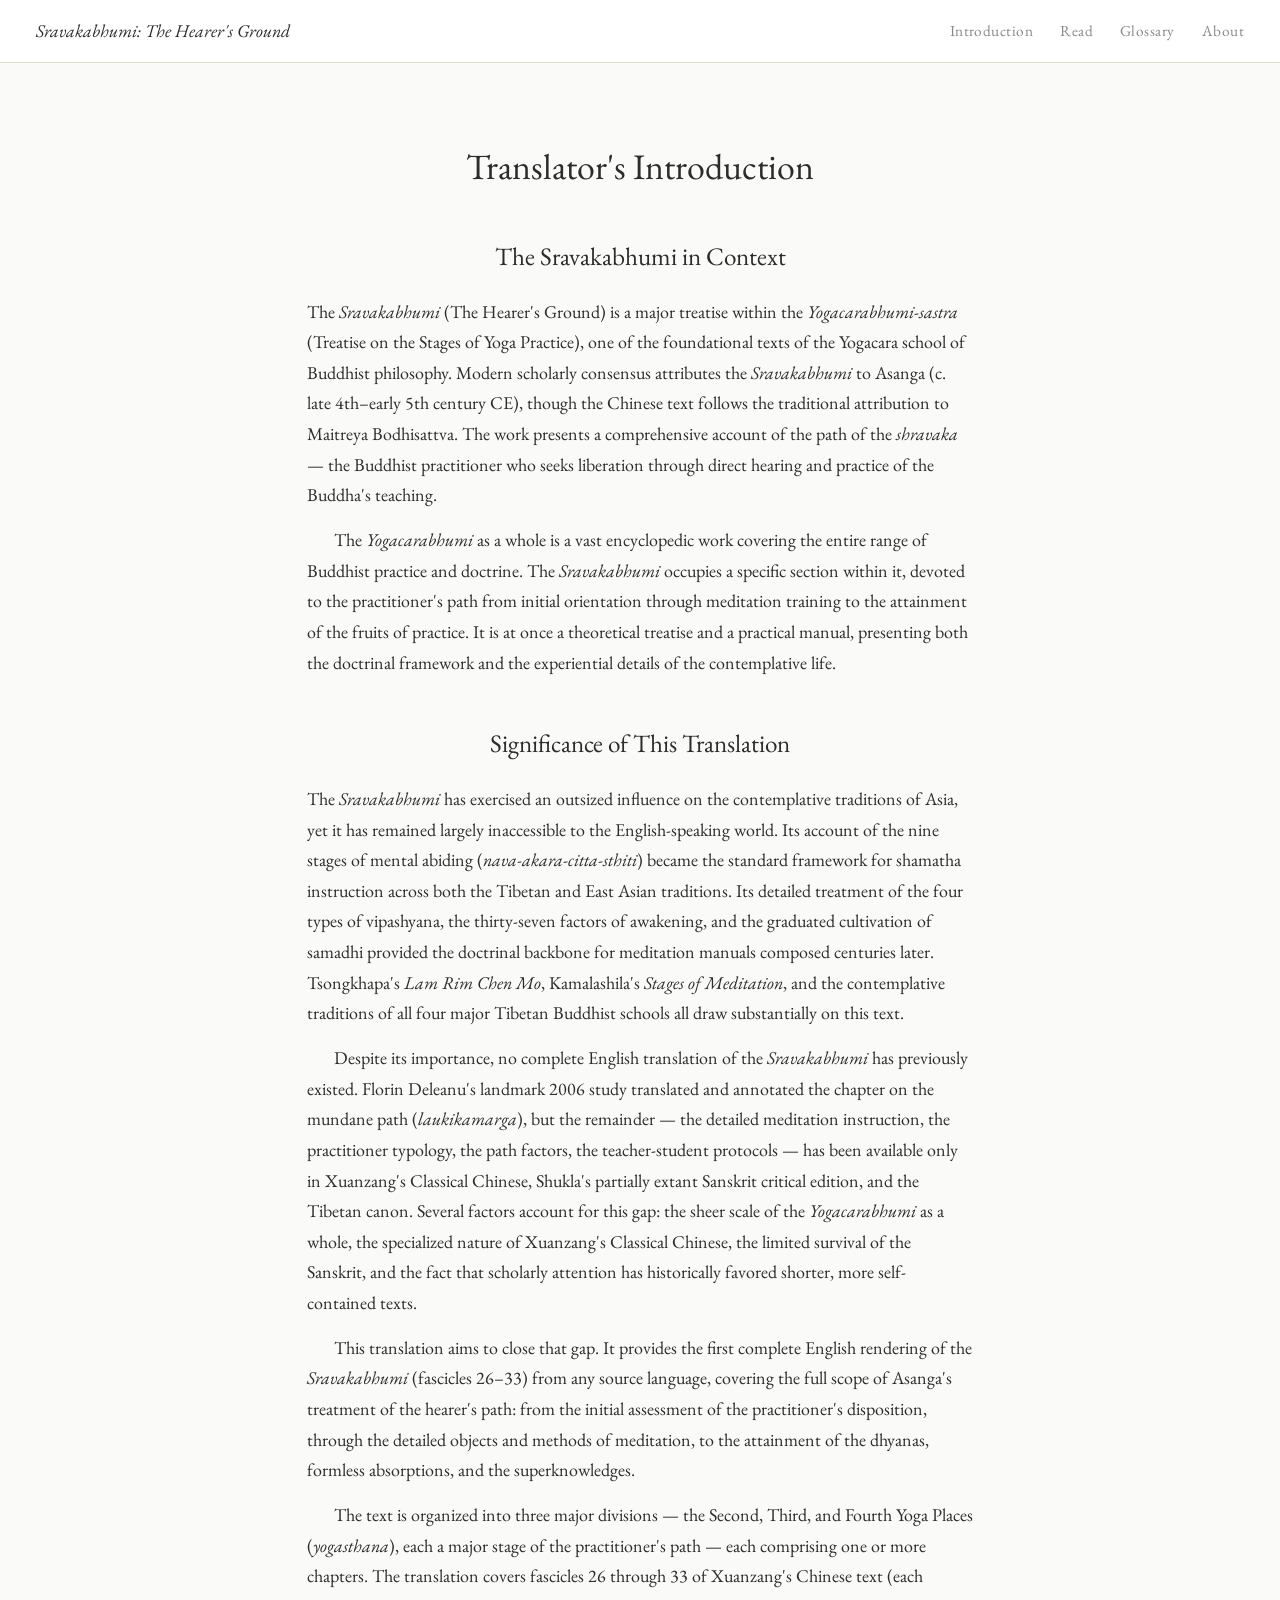
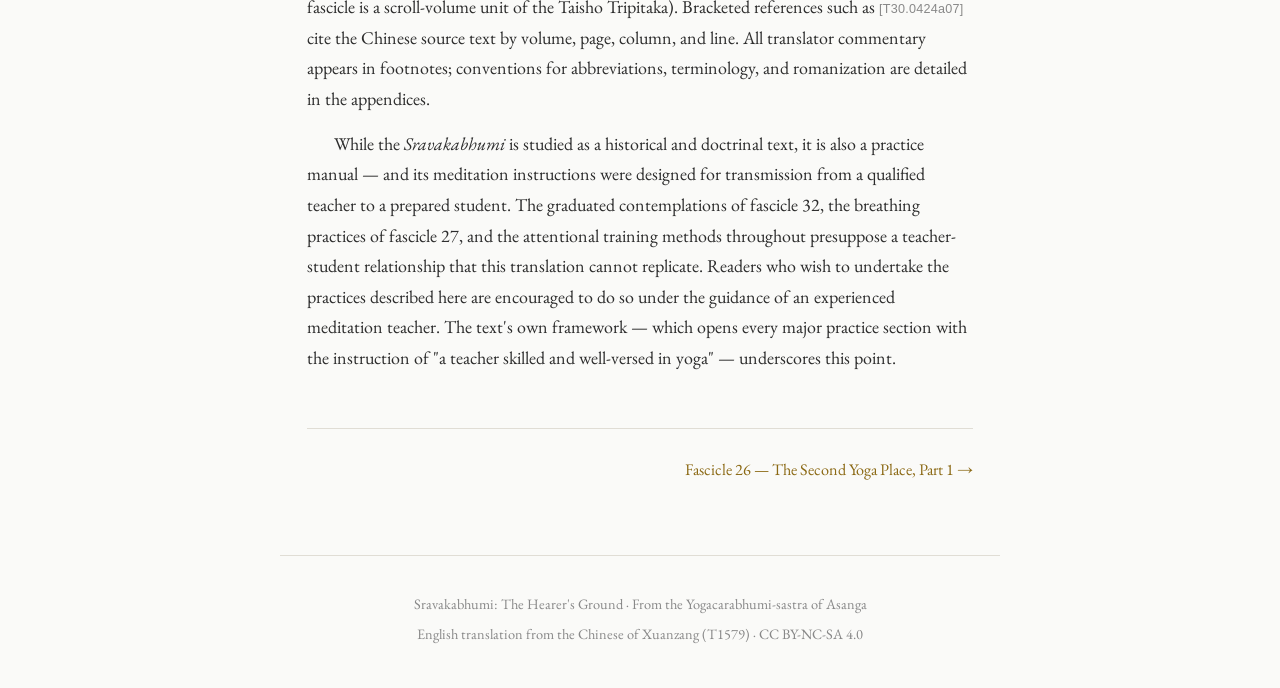
<file: docs/introduction.html>
<!DOCTYPE html>
<html lang="en">
<head>
  <meta charset="UTF-8">
  <meta name="viewport" content="width=device-width, initial-scale=1.0">
  <title>Translator's Introduction — Sravakabhumi</title>
  <link rel="preconnect" href="https://fonts.googleapis.com">
  <link rel="preconnect" href="https://fonts.gstatic.com" crossorigin>
  <link href="https://fonts.googleapis.com/css2?family=EB+Garamond:ital,wght@0,400;0,700;1,400;1,700&display=swap" rel="stylesheet">
  <link rel="stylesheet" href="style.css">
</head>
<body>
  <nav class="top-nav">
    <a href="index.html" class="nav-title">Sravakabhumi: The Hearer's Ground</a>
    <div class="nav-links">
      <a href="introduction.html">Introduction</a>
      <a href="index.html#read">Read</a>
      <a href="glossary.html">Glossary</a>
      <a href="methodology.html">About</a>
    </div>
  </nav>

  <main class="content">
    

    <article>
      <h1>Translator's Introduction</h1>
<h2 id="the-sravakabhumi-in-context">The Sravakabhumi in Context</h2>
<p>The <em>Sravakabhumi</em> (The Hearer's Ground) is a major treatise within the <em>Yogacarabhumi-sastra</em> (Treatise on the Stages of Yoga Practice), one of the foundational texts of the Yogacara school of Buddhist philosophy. Modern scholarly consensus attributes the <em>Sravakabhumi</em> to Asanga (c. late 4th–early 5th century CE), though the Chinese text follows the traditional attribution to Maitreya Bodhisattva. The work presents a comprehensive account of the path of the <em>shravaka</em> — the Buddhist practitioner who seeks liberation through direct hearing and practice of the Buddha's teaching.</p>
<p>The <em>Yogacarabhumi</em> as a whole is a vast encyclopedic work covering the entire range of Buddhist practice and doctrine. The <em>Sravakabhumi</em> occupies a specific section within it, devoted to the practitioner's path from initial orientation through meditation training to the attainment of the fruits of practice. It is at once a theoretical treatise and a practical manual, presenting both the doctrinal framework and the experiential details of the contemplative life.</p>
<h2 id="significance-of-this-translation">Significance of This Translation</h2>
<p>The <em>Sravakabhumi</em> has exercised an outsized influence on the contemplative traditions of Asia, yet it has remained largely inaccessible to the English-speaking world. Its account of the nine stages of mental abiding (<em>nava-akara-citta-sthiti</em>) became the standard framework for shamatha instruction across both the Tibetan and East Asian traditions. Its detailed treatment of the four types of vipashyana, the thirty-seven factors of awakening, and the graduated cultivation of samadhi provided the doctrinal backbone for meditation manuals composed centuries later. Tsongkhapa's <em>Lam Rim Chen Mo</em>, Kamalashila's <em>Stages of Meditation</em>, and the contemplative traditions of all four major Tibetan Buddhist schools all draw substantially on this text.</p>
<p>Despite its importance, no complete English translation of the <em>Sravakabhumi</em> has previously existed. Florin Deleanu's landmark 2006 study translated and annotated the chapter on the mundane path (<em>laukikamarga</em>), but the remainder — the detailed meditation instruction, the practitioner typology, the path factors, the teacher-student protocols — has been available only in Xuanzang's Classical Chinese, Shukla's partially extant Sanskrit critical edition, and the Tibetan canon. Several factors account for this gap: the sheer scale of the <em>Yogacarabhumi</em> as a whole, the specialized nature of Xuanzang's Classical Chinese, the limited survival of the Sanskrit, and the fact that scholarly attention has historically favored shorter, more self-contained texts.</p>
<p>This translation aims to close that gap. It provides the first complete English rendering of the <em>Sravakabhumi</em> (fascicles 26–33) from any source language, covering the full scope of Asanga's treatment of the hearer's path: from the initial assessment of the practitioner's disposition, through the detailed objects and methods of meditation, to the attainment of the dhyanas, formless absorptions, and the superknowledges.</p>
<p>The text is organized into three major divisions — the Second, Third, and Fourth Yoga Places (<em>yogasthana</em>), each a major stage of the practitioner's path — each comprising one or more chapters. The translation covers fascicles 26 through 33 of Xuanzang's Chinese text (each fascicle is a scroll-volume unit of the Taisho Tripitaka). Bracketed references such as <span class="taisho-ref">[T30.0424a07]</span> cite the Chinese source text by volume, page, column, and line. All translator commentary appears in footnotes; conventions for abbreviations, terminology, and romanization are detailed in the appendices.</p>
<p>While the <em>Sravakabhumi</em> is studied as a historical and doctrinal text, it is also a practice manual — and its meditation instructions were designed for transmission from a qualified teacher to a prepared student. The graduated contemplations of fascicle 32, the breathing practices of fascicle 27, and the attentional training methods throughout presuppose a teacher-student relationship that this translation cannot replicate. Readers who wish to undertake the practices described here are encouraged to do so under the guidance of an experienced meditation teacher. The text's own framework — which opens every major practice section with the instruction of &quot;a teacher skilled and well-versed in yoga&quot; — underscores this point.</p>

    </article>

    
    <nav class="page-nav">
      
      
      <a href="fascicle-26.html" class="next">Fascicle 26 — The Second Yoga Place, Part 1 &rarr;</a>
      
    </nav>
    
  </main>

  <footer>
    <p>Sravakabhumi: The Hearer's Ground &middot; From the Yogacarabhumi-sastra of Asanga</p>
    <p>English translation from the Chinese of Xuanzang (T1579) &middot; CC BY-NC-SA 4.0</p>
  </footer>
</body>
</html>
</file>
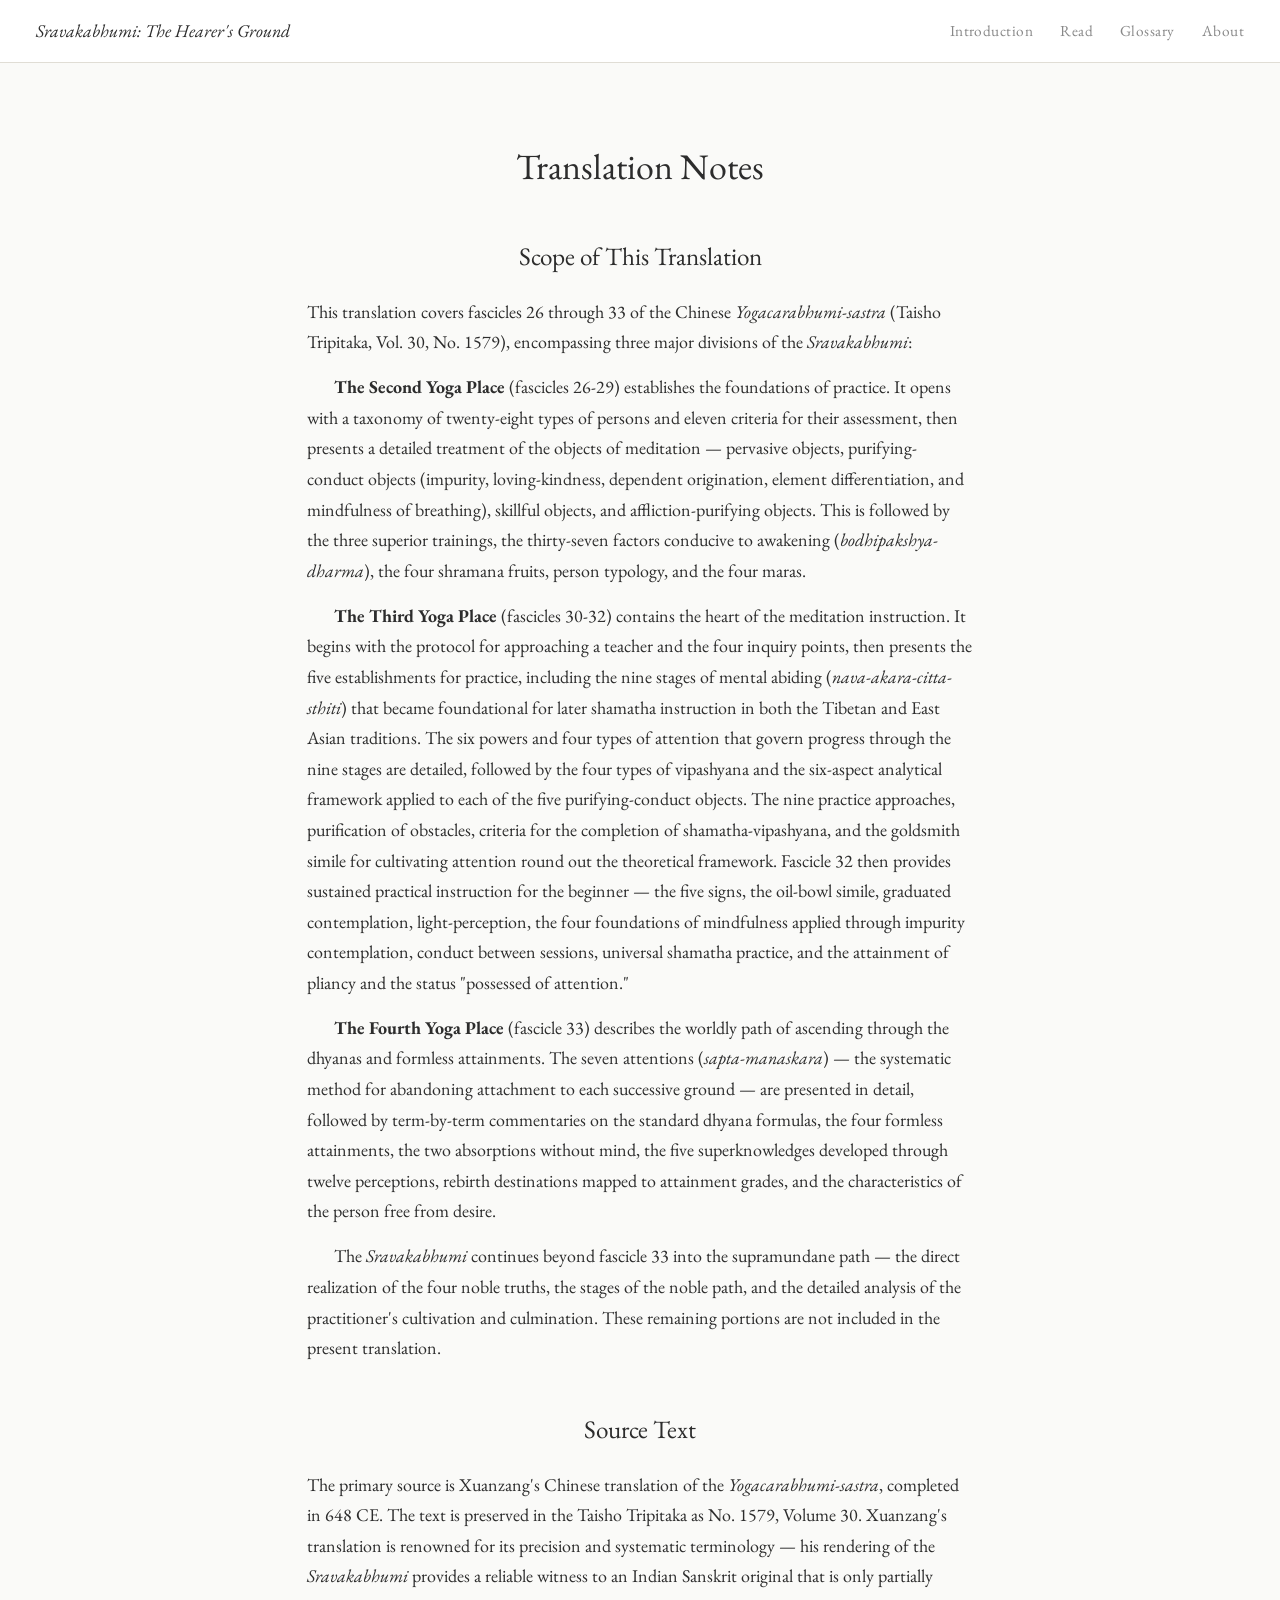
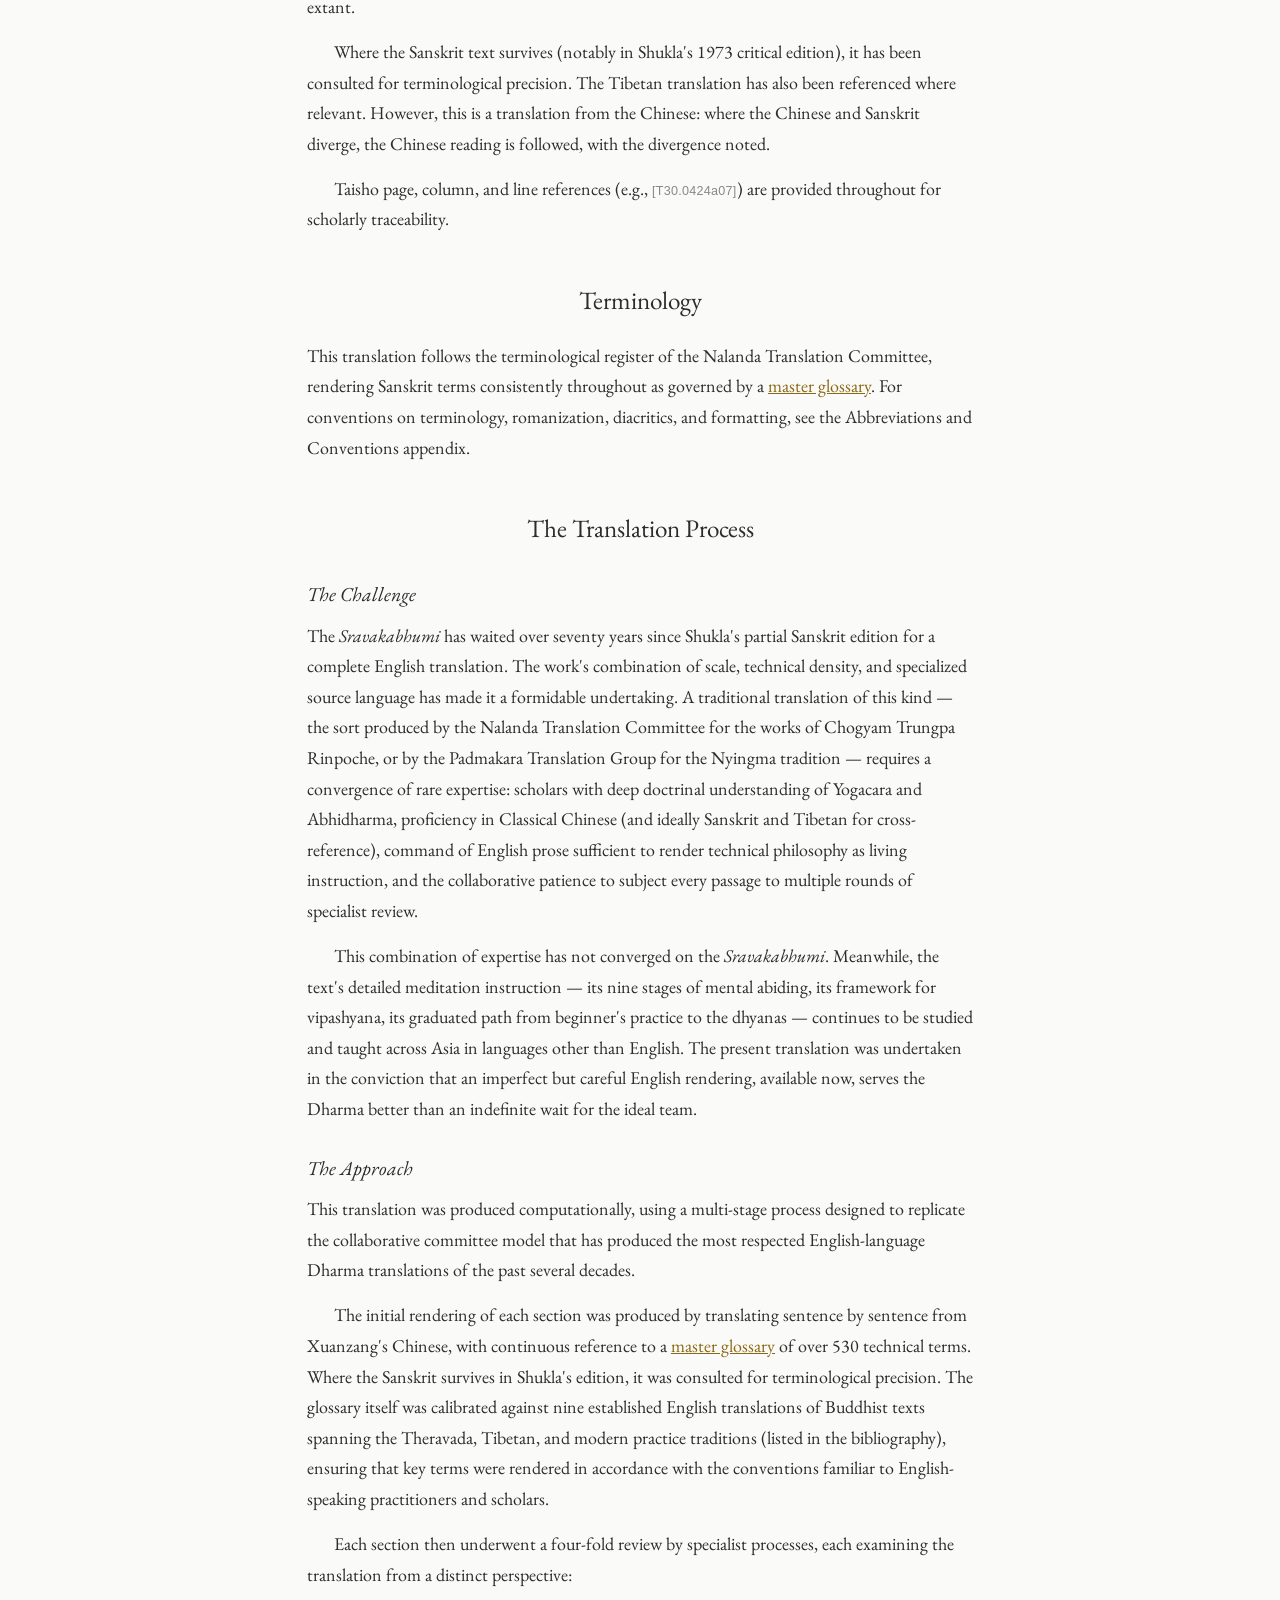
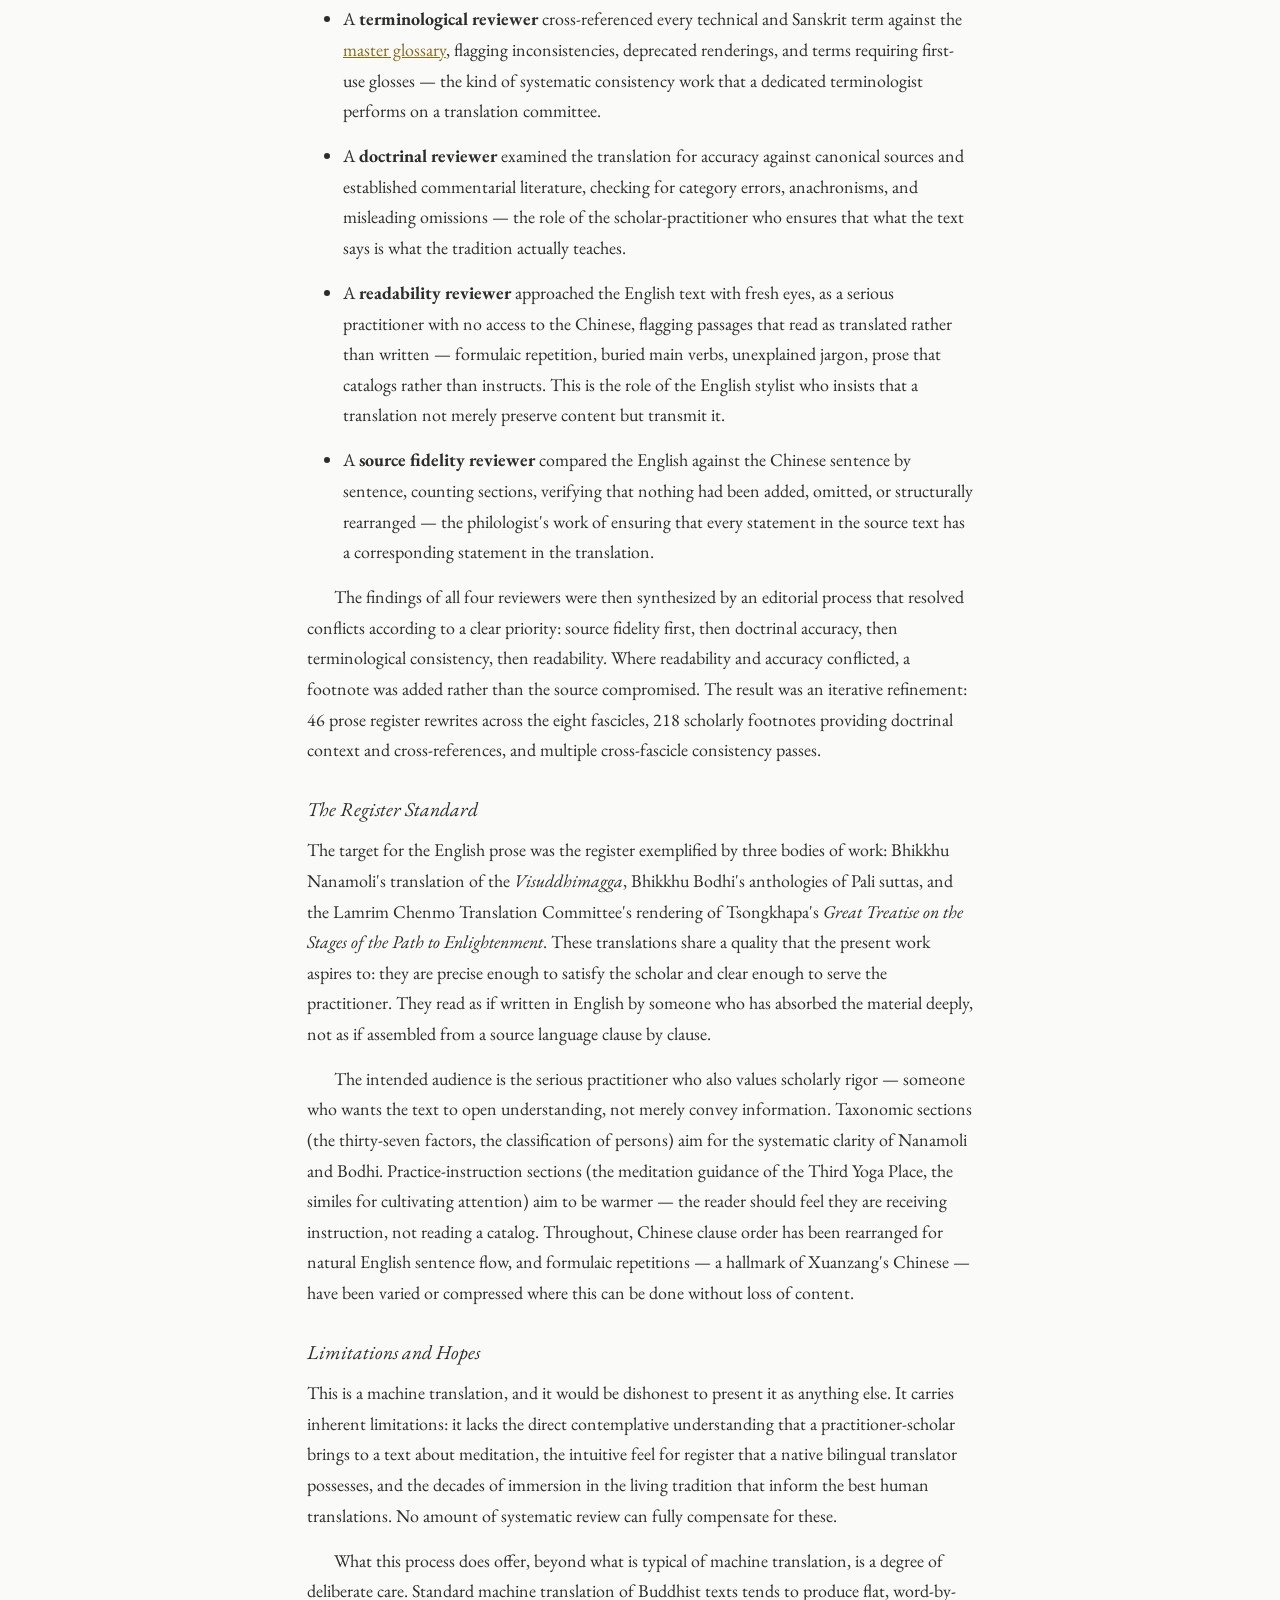
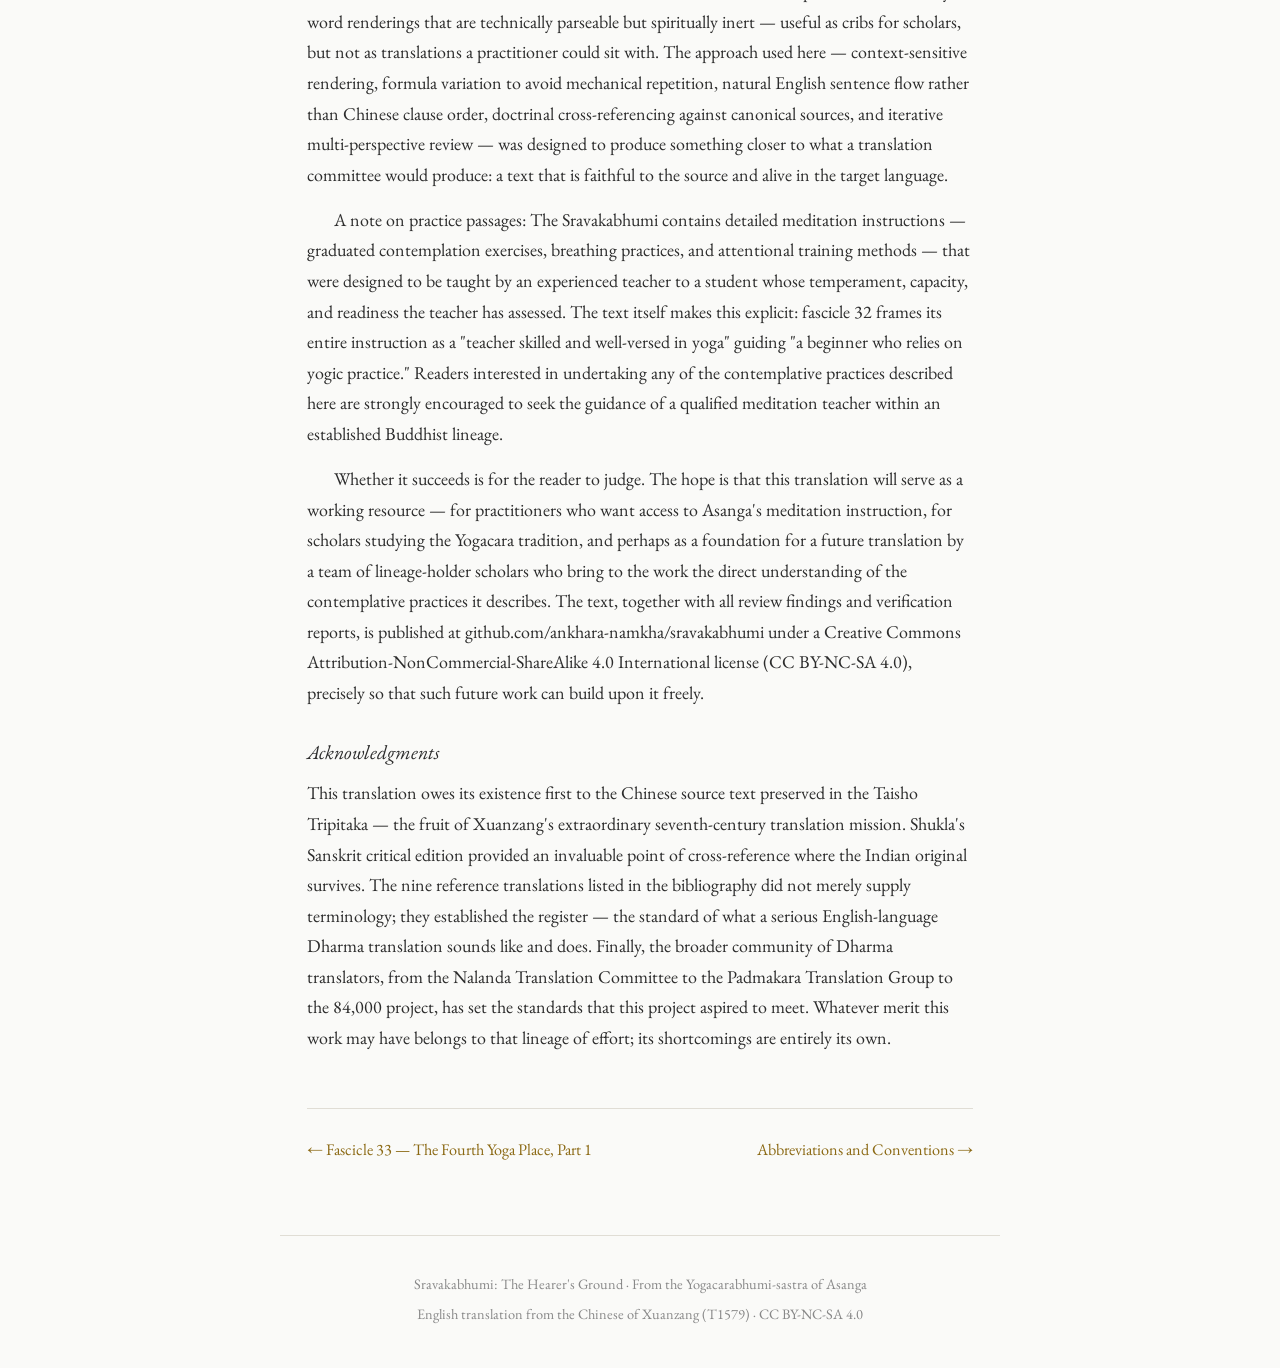
<file: docs/methodology.html>
<!DOCTYPE html>
<html lang="en">
<head>
  <meta charset="UTF-8">
  <meta name="viewport" content="width=device-width, initial-scale=1.0">
  <title>Translation Notes — Sravakabhumi</title>
  <link rel="preconnect" href="https://fonts.googleapis.com">
  <link rel="preconnect" href="https://fonts.gstatic.com" crossorigin>
  <link href="https://fonts.googleapis.com/css2?family=EB+Garamond:ital,wght@0,400;0,700;1,400;1,700&display=swap" rel="stylesheet">
  <link rel="stylesheet" href="style.css">
</head>
<body>
  <nav class="top-nav">
    <a href="index.html" class="nav-title">Sravakabhumi: The Hearer's Ground</a>
    <div class="nav-links">
      <a href="introduction.html">Introduction</a>
      <a href="index.html#read">Read</a>
      <a href="glossary.html">Glossary</a>
      <a href="methodology.html">About</a>
    </div>
  </nav>

  <main class="content">
    

    <article>
      <h1>Translation Notes</h1>
<h2 id="scope-of-this-translation">Scope of This Translation</h2>
<p>This translation covers fascicles 26 through 33 of the Chinese <em>Yogacarabhumi-sastra</em> (Taisho Tripitaka, Vol. 30, No. 1579), encompassing three major divisions of the <em>Sravakabhumi</em>:</p>
<p><strong>The Second Yoga Place</strong> (fascicles 26-29) establishes the foundations of practice. It opens with a taxonomy of twenty-eight types of persons and eleven criteria for their assessment, then presents a detailed treatment of the objects of meditation — pervasive objects, purifying-conduct objects (impurity, loving-kindness, dependent origination, element differentiation, and mindfulness of breathing), skillful objects, and affliction-purifying objects. This is followed by the three superior trainings, the thirty-seven factors conducive to awakening (<em>bodhipakshya-dharma</em>), the four shramana fruits, person typology, and the four maras.</p>
<p><strong>The Third Yoga Place</strong> (fascicles 30-32) contains the heart of the meditation instruction. It begins with the protocol for approaching a teacher and the four inquiry points, then presents the five establishments for practice, including the nine stages of mental abiding (<em>nava-akara-citta-sthiti</em>) that became foundational for later shamatha instruction in both the Tibetan and East Asian traditions. The six powers and four types of attention that govern progress through the nine stages are detailed, followed by the four types of vipashyana and the six-aspect analytical framework applied to each of the five purifying-conduct objects. The nine practice approaches, purification of obstacles, criteria for the completion of shamatha-vipashyana, and the goldsmith simile for cultivating attention round out the theoretical framework. Fascicle 32 then provides sustained practical instruction for the beginner — the five signs, the oil-bowl simile, graduated contemplation, light-perception, the four foundations of mindfulness applied through impurity contemplation, conduct between sessions, universal shamatha practice, and the attainment of pliancy and the status &quot;possessed of attention.&quot;</p>
<p><strong>The Fourth Yoga Place</strong> (fascicle 33) describes the worldly path of ascending through the dhyanas and formless attainments. The seven attentions (<em>sapta-manaskara</em>) — the systematic method for abandoning attachment to each successive ground — are presented in detail, followed by term-by-term commentaries on the standard dhyana formulas, the four formless attainments, the two absorptions without mind, the five superknowledges developed through twelve perceptions, rebirth destinations mapped to attainment grades, and the characteristics of the person free from desire.</p>
<p>The <em>Sravakabhumi</em> continues beyond fascicle 33 into the supramundane path — the direct realization of the four noble truths, the stages of the noble path, and the detailed analysis of the practitioner's cultivation and culmination. These remaining portions are not included in the present translation.</p>
<h2 id="source-text">Source Text</h2>
<p>The primary source is Xuanzang's Chinese translation of the <em>Yogacarabhumi-sastra</em>, completed in 648 CE. The text is preserved in the Taisho Tripitaka as No. 1579, Volume 30. Xuanzang's translation is renowned for its precision and systematic terminology — his rendering of the <em>Sravakabhumi</em> provides a reliable witness to an Indian Sanskrit original that is only partially extant.</p>
<p>Where the Sanskrit text survives (notably in Shukla's 1973 critical edition), it has been consulted for terminological precision. The Tibetan translation has also been referenced where relevant. However, this is a translation from the Chinese: where the Chinese and Sanskrit diverge, the Chinese reading is followed, with the divergence noted.</p>
<p>Taisho page, column, and line references (e.g., <span class="taisho-ref">[T30.0424a07]</span>) are provided throughout for scholarly traceability.</p>
<h2 id="terminology">Terminology</h2>
<p>This translation follows the terminological register of the Nalanda Translation Committee, rendering Sanskrit terms consistently throughout as governed by a <a href="glossary.html">master glossary</a>. For conventions on terminology, romanization, diacritics, and formatting, see the Abbreviations and Conventions appendix.</p>
<h2 id="the-translation-process">The Translation Process</h2>
<h3 id="the-challenge">The Challenge</h3>
<p>The <em>Sravakabhumi</em> has waited over seventy years since Shukla's partial Sanskrit edition for a complete English translation. The work's combination of scale, technical density, and specialized source language has made it a formidable undertaking. A traditional translation of this kind — the sort produced by the Nalanda Translation Committee for the works of Chogyam Trungpa Rinpoche, or by the Padmakara Translation Group for the Nyingma tradition — requires a convergence of rare expertise: scholars with deep doctrinal understanding of Yogacara and Abhidharma, proficiency in Classical Chinese (and ideally Sanskrit and Tibetan for cross-reference), command of English prose sufficient to render technical philosophy as living instruction, and the collaborative patience to subject every passage to multiple rounds of specialist review.</p>
<p>This combination of expertise has not converged on the <em>Sravakabhumi</em>. Meanwhile, the text's detailed meditation instruction — its nine stages of mental abiding, its framework for vipashyana, its graduated path from beginner's practice to the dhyanas — continues to be studied and taught across Asia in languages other than English. The present translation was undertaken in the conviction that an imperfect but careful English rendering, available now, serves the Dharma better than an indefinite wait for the ideal team.</p>
<h3 id="the-approach">The Approach</h3>
<p>This translation was produced computationally, using a multi-stage process designed to replicate the collaborative committee model that has produced the most respected English-language Dharma translations of the past several decades.</p>
<p>The initial rendering of each section was produced by translating sentence by sentence from Xuanzang's Chinese, with continuous reference to a <a href="glossary.html">master glossary</a> of over 530 technical terms. Where the Sanskrit survives in Shukla's edition, it was consulted for terminological precision. The glossary itself was calibrated against nine established English translations of Buddhist texts spanning the Theravada, Tibetan, and modern practice traditions (listed in the bibliography), ensuring that key terms were rendered in accordance with the conventions familiar to English-speaking practitioners and scholars.</p>
<p>Each section then underwent a four-fold review by specialist processes, each examining the translation from a distinct perspective:</p>
<ul>
<li>
<p>A <strong>terminological reviewer</strong> cross-referenced every technical and Sanskrit term against the <a href="glossary.html">master glossary</a>, flagging inconsistencies, deprecated renderings, and terms requiring first-use glosses — the kind of systematic consistency work that a dedicated terminologist performs on a translation committee.</p>
</li>
<li>
<p>A <strong>doctrinal reviewer</strong> examined the translation for accuracy against canonical sources and established commentarial literature, checking for category errors, anachronisms, and misleading omissions — the role of the scholar-practitioner who ensures that what the text says is what the tradition actually teaches.</p>
</li>
<li>
<p>A <strong>readability reviewer</strong> approached the English text with fresh eyes, as a serious practitioner with no access to the Chinese, flagging passages that read as translated rather than written — formulaic repetition, buried main verbs, unexplained jargon, prose that catalogs rather than instructs. This is the role of the English stylist who insists that a translation not merely preserve content but transmit it.</p>
</li>
<li>
<p>A <strong>source fidelity reviewer</strong> compared the English against the Chinese sentence by sentence, counting sections, verifying that nothing had been added, omitted, or structurally rearranged — the philologist's work of ensuring that every statement in the source text has a corresponding statement in the translation.</p>
</li>
</ul>
<p>The findings of all four reviewers were then synthesized by an editorial process that resolved conflicts according to a clear priority: source fidelity first, then doctrinal accuracy, then terminological consistency, then readability. Where readability and accuracy conflicted, a footnote was added rather than the source compromised. The result was an iterative refinement: 46 prose register rewrites across the eight fascicles, 218 scholarly footnotes providing doctrinal context and cross-references, and multiple cross-fascicle consistency passes.</p>
<h3 id="the-register-standard">The Register Standard</h3>
<p>The target for the English prose was the register exemplified by three bodies of work: Bhikkhu Nanamoli's translation of the <em>Visuddhimagga</em>, Bhikkhu Bodhi's anthologies of Pali suttas, and the Lamrim Chenmo Translation Committee's rendering of Tsongkhapa's <em>Great Treatise on the Stages of the Path to Enlightenment</em>. These translations share a quality that the present work aspires to: they are precise enough to satisfy the scholar and clear enough to serve the practitioner. They read as if written in English by someone who has absorbed the material deeply, not as if assembled from a source language clause by clause.</p>
<p>The intended audience is the serious practitioner who also values scholarly rigor — someone who wants the text to open understanding, not merely convey information. Taxonomic sections (the thirty-seven factors, the classification of persons) aim for the systematic clarity of Nanamoli and Bodhi. Practice-instruction sections (the meditation guidance of the Third Yoga Place, the similes for cultivating attention) aim to be warmer — the reader should feel they are receiving instruction, not reading a catalog. Throughout, Chinese clause order has been rearranged for natural English sentence flow, and formulaic repetitions — a hallmark of Xuanzang's Chinese — have been varied or compressed where this can be done without loss of content.</p>
<h3 id="limitations-and-hopes">Limitations and Hopes</h3>
<p>This is a machine translation, and it would be dishonest to present it as anything else. It carries inherent limitations: it lacks the direct contemplative understanding that a practitioner-scholar brings to a text about meditation, the intuitive feel for register that a native bilingual translator possesses, and the decades of immersion in the living tradition that inform the best human translations. No amount of systematic review can fully compensate for these.</p>
<p>What this process does offer, beyond what is typical of machine translation, is a degree of deliberate care. Standard machine translation of Buddhist texts tends to produce flat, word-by-word renderings that are technically parseable but spiritually inert — useful as cribs for scholars, but not as translations a practitioner could sit with. The approach used here — context-sensitive rendering, formula variation to avoid mechanical repetition, natural English sentence flow rather than Chinese clause order, doctrinal cross-referencing against canonical sources, and iterative multi-perspective review — was designed to produce something closer to what a translation committee would produce: a text that is faithful to the source and alive in the target language.</p>
<p>A note on practice passages: The Sravakabhumi contains detailed meditation instructions — graduated contemplation exercises, breathing practices, and attentional training methods — that were designed to be taught by an experienced teacher to a student whose temperament, capacity, and readiness the teacher has assessed. The text itself makes this explicit: fascicle 32 frames its entire instruction as a &quot;teacher skilled and well-versed in yoga&quot; guiding &quot;a beginner who relies on yogic practice.&quot; Readers interested in undertaking any of the contemplative practices described here are strongly encouraged to seek the guidance of a qualified meditation teacher within an established Buddhist lineage.</p>
<p>Whether it succeeds is for the reader to judge. The hope is that this translation will serve as a working resource — for practitioners who want access to Asanga's meditation instruction, for scholars studying the Yogacara tradition, and perhaps as a foundation for a future translation by a team of lineage-holder scholars who bring to the work the direct understanding of the contemplative practices it describes. The text, together with all review findings and verification reports, is published at github.com/ankhara-namkha/sravakabhumi under a Creative Commons Attribution-NonCommercial-ShareAlike 4.0 International license (CC BY-NC-SA 4.0), precisely so that such future work can build upon it freely.</p>
<h3 id="acknowledgments">Acknowledgments</h3>
<p>This translation owes its existence first to the Chinese source text preserved in the Taisho Tripitaka — the fruit of Xuanzang's extraordinary seventh-century translation mission. Shukla's Sanskrit critical edition provided an invaluable point of cross-reference where the Indian original survives. The nine reference translations listed in the bibliography did not merely supply terminology; they established the register — the standard of what a serious English-language Dharma translation sounds like and does. Finally, the broader community of Dharma translators, from the Nalanda Translation Committee to the Padmakara Translation Group to the 84,000 project, has set the standards that this project aspired to meet. Whatever merit this work may have belongs to that lineage of effort; its shortcomings are entirely its own.</p>

    </article>

    
    <nav class="page-nav">
      
      <a href="fascicle-33.html" class="prev">&larr; Fascicle 33 — The Fourth Yoga Place, Part 1</a>
      
      
      <a href="abbreviations.html" class="next">Abbreviations and Conventions &rarr;</a>
      
    </nav>
    
  </main>

  <footer>
    <p>Sravakabhumi: The Hearer's Ground &middot; From the Yogacarabhumi-sastra of Asanga</p>
    <p>English translation from the Chinese of Xuanzang (T1579) &middot; CC BY-NC-SA 4.0</p>
  </footer>
</body>
</html>
</file>
<file: docs/style.css>
/* Sravakabhumi Reading Page — 84000/Lotsawa House inspired */
/* Clean, readable, scholarly Buddhist text presentation */

/* === Reset & Base === */
*, *::before, *::after {
  box-sizing: border-box;
  margin: 0;
  padding: 0;
}

:root {
  --text-color: #2c2c2c;
  --bg-color: #fafaf8;
  --accent-color: #8b6914;
  --border-color: #e0ddd5;
  --muted-color: #888;
  --content-width: 40rem;
  --nav-height: 3.5rem;
}

html {
  font-size: 18px;
  scroll-behavior: smooth;
  scroll-padding-top: calc(var(--nav-height) + 1rem);
}

body {
  font-family: "EB Garamond", "Spectral", Georgia, "Times New Roman", serif;
  line-height: 1.7;
  color: var(--text-color);
  background-color: var(--bg-color);
  font-feature-settings: "kern" 1, "liga" 1;
}

/* === Top Navigation === */
.top-nav {
  position: sticky;
  top: 0;
  z-index: 100;
  display: flex;
  align-items: center;
  justify-content: space-between;
  padding: 0 2rem;
  height: var(--nav-height);
  background: #fff;
  border-bottom: 1px solid var(--border-color);
}

.nav-title {
  font-size: 1rem;
  font-weight: normal;
  font-style: italic;
  color: var(--text-color);
  text-decoration: none;
}

.nav-links {
  display: flex;
  gap: 1.5rem;
}

.nav-links a {
  font-size: 0.85rem;
  color: var(--muted-color);
  text-decoration: none;
  letter-spacing: 0.03em;
}

.nav-links a:hover {
  color: var(--accent-color);
}

/* === Main Content === */
.content {
  max-width: var(--content-width);
  margin: 0 auto;
  padding: 2rem 1.5rem 4rem;
}

/* === Page Table of Contents === */
.page-toc {
  margin-bottom: 2rem;
  padding-bottom: 1.5rem;
  border-bottom: 1px solid var(--border-color);
}

.page-toc summary {
  font-size: 0.85rem;
  color: var(--muted-color);
  cursor: pointer;
  letter-spacing: 0.05em;
  text-transform: uppercase;
}

.page-toc ul {
  list-style: none;
  margin-top: 0.75rem;
  padding-left: 0;
}

.page-toc li {
  margin-bottom: 0.3rem;
}

.page-toc a {
  font-size: 0.9rem;
  color: var(--text-color);
  text-decoration: none;
}

.page-toc a:hover {
  color: var(--accent-color);
}

.page-toc ul ul {
  padding-left: 1.5rem;
  margin-top: 0.2rem;
}

/* === Typography === */
h1 {
  font-size: 2rem;
  font-weight: normal;
  text-align: center;
  margin: 2.5rem 0 1.5rem;
  line-height: 1.3;
}

h2 {
  font-size: 1.4rem;
  font-weight: normal;
  text-align: center;
  margin: 2.5rem 0 1rem;
  padding-top: 0;
}

h3 {
  font-size: 1.1rem;
  font-weight: normal;
  font-style: italic;
  margin: 1.5rem 0 0.5rem;
}

h4 {
  font-size: 1rem;
  font-weight: bold;
  margin: 1rem 0 0.5rem;
}

p {
  margin-bottom: 0.8rem;
  text-indent: 1.5em;
  text-align: left;
}

/* No indent after headings, blockquotes, or at article start */
h1 + p, h2 + p, h3 + p, h4 + p,
blockquote + p, hr + p,
article > p:first-child {
  text-indent: 0;
}

/* === Verse Passages === */
blockquote {
  margin: 1.5rem 0 1.5rem 3rem;
  padding-left: 0;
  border-left: none;
  font-style: italic;
  font-size: 0.95rem;
}

blockquote p {
  text-indent: 0;
  text-align: left;
}

/* === Taisho References === */
.taisho-ref {
  font-family: -apple-system, BlinkMacSystemFont, "Segoe UI", sans-serif;
  font-size: 0.7rem;
  color: var(--muted-color);
  letter-spacing: 0.02em;
}

/* === Tables === */
table {
  border-collapse: collapse;
  margin: 1.5rem auto;
  font-size: 0.9rem;
  width: auto;
  max-width: 100%;
}

th {
  border-bottom: 2px solid var(--text-color);
  padding: 0.5rem 1rem;
  text-align: left;
  font-weight: bold;
}

td {
  border-bottom: 1px solid var(--border-color);
  padding: 0.5rem 1rem;
  text-align: left;
  vertical-align: top;
}

/* Large glossary tables — alternating rows, sticky header */
table tr:nth-child(even) {
  background-color: rgba(0, 0, 0, 0.02);
}

th {
  position: sticky;
  top: var(--nav-height);
  background: var(--bg-color);
  z-index: 10;
}

/* === Section Dividers === */
hr {
  border: none;
  text-align: center;
  margin: 2.5rem auto;
}

hr::after {
  content: "\2022\2003\2022\2003\2022";
  color: var(--muted-color);
  font-size: 0.8rem;
}

/* === Lists === */
ol, ul {
  margin: 0.5rem 0 0.5rem 2em;
}

li {
  margin-bottom: 0.3rem;
}

li p {
  text-indent: 0;
}

/* === Footnotes === */
/* Hide the footnote plugin's separator (the .footnotes section has its own border-top) */
hr.footnotes-sep {
  display: none;
}

.footnotes {
  margin-top: 3rem;
  padding-top: 1.5rem;
  border-top: 1px solid var(--border-color);
  font-size: 0.85rem;
  line-height: 1.5;
}

.footnotes::before {
  content: "Notes";
  display: block;
  font-size: 0.75rem;
  letter-spacing: 0.08em;
  text-transform: uppercase;
  color: var(--muted-color);
  margin-bottom: 1rem;
}

.footnotes ol {
  padding-left: 1.5rem;
}

.footnotes li {
  margin-bottom: 0.5rem;
}

.footnotes p {
  text-indent: 0;
  text-align: left;
}

/* Footnote reference links */
sup a {
  text-decoration: none;
  color: var(--accent-color);
  font-size: 0.75em;
}

/* Footnote back-reference */
.footnote-backref {
  text-decoration: none;
  color: var(--accent-color);
}

/* === Section Anchors === */
.section-anchor {
  color: var(--muted-color);
  text-decoration: none;
  font-size: 0.8em;
  margin-left: 0.3em;
  opacity: 0;
  transition: opacity 0.2s;
}

h2:hover .section-anchor,
h3:hover .section-anchor {
  opacity: 1;
}

/* === Page Navigation === */
.page-nav {
  display: flex;
  justify-content: space-between;
  margin-top: 3rem;
  padding-top: 1.5rem;
  border-top: 1px solid var(--border-color);
}

.page-nav a {
  color: var(--accent-color);
  text-decoration: none;
  font-size: 0.9rem;
}

.page-nav a:hover {
  text-decoration: underline;
}

.page-nav .next {
  margin-left: auto;
}

/* === Footer === */
footer {
  max-width: var(--content-width);
  margin: 0 auto;
  padding: 2rem 1.5rem;
  text-align: center;
  font-size: 0.8rem;
  color: var(--muted-color);
  border-top: 1px solid var(--border-color);
}

footer p {
  text-indent: 0;
  text-align: center;
  margin-bottom: 0.3rem;
}

/* === Links === */
a {
  color: var(--accent-color);
}

a:visited {
  color: #6b4e10;
}

a:focus-visible {
  outline: 2px solid var(--accent-color);
  outline-offset: 2px;
  border-radius: 2px;
}

/* === Anchor Target Highlights === */
h2:target, h3:target {
  animation: highlight-fade 2s ease-out;
}

.footnotes li:target {
  background-color: rgba(139, 105, 20, 0.08);
  border-radius: 3px;
  padding: 0.2em 0.4em;
  margin-left: -0.4em;
}

/* === Responsive === */
@media (max-width: 768px) {
  html {
    font-size: 16px;
  }

  .top-nav {
    flex-direction: column;
    height: auto;
    padding: 0.75rem 1rem;
    gap: 0.5rem;
  }

  .nav-links {
    gap: 1rem;
  }

  .content {
    padding: 1.5rem 1rem 3rem;
  }

  blockquote {
    margin-left: 1rem;
  }

  table {
    display: block;
    overflow-x: auto;
    -webkit-overflow-scrolling: touch;
    font-size: 0.8rem;
  }

  th, td {
    padding: 0.3rem 0.5rem;
  }
}

@keyframes highlight-fade {
  0% { background-color: rgba(139, 105, 20, 0.12); }
  100% { background-color: transparent; }
}

/* === Print Styles === */
@media print {
  .top-nav, footer, .page-nav, .page-toc {
    display: none;
  }

  body {
    font-size: 11pt;
    line-height: 1.4;
  }
}
</file>
